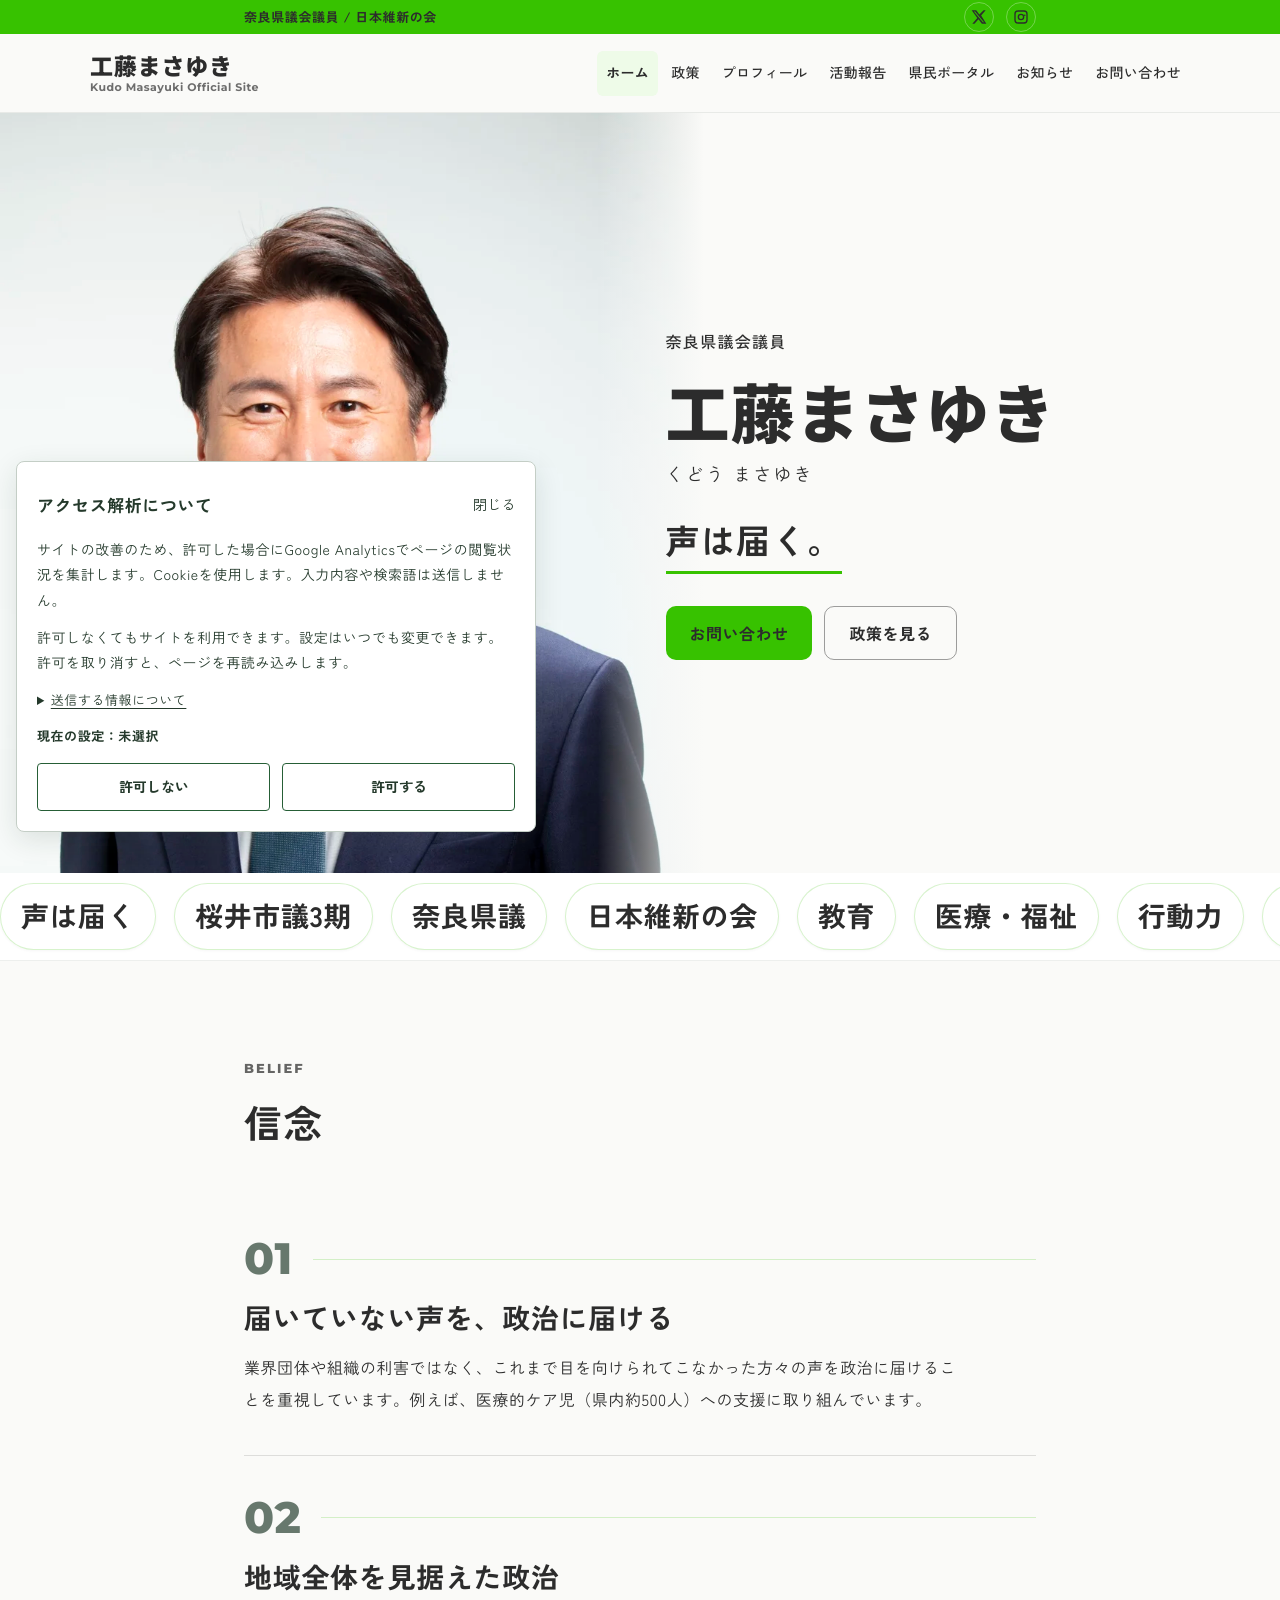
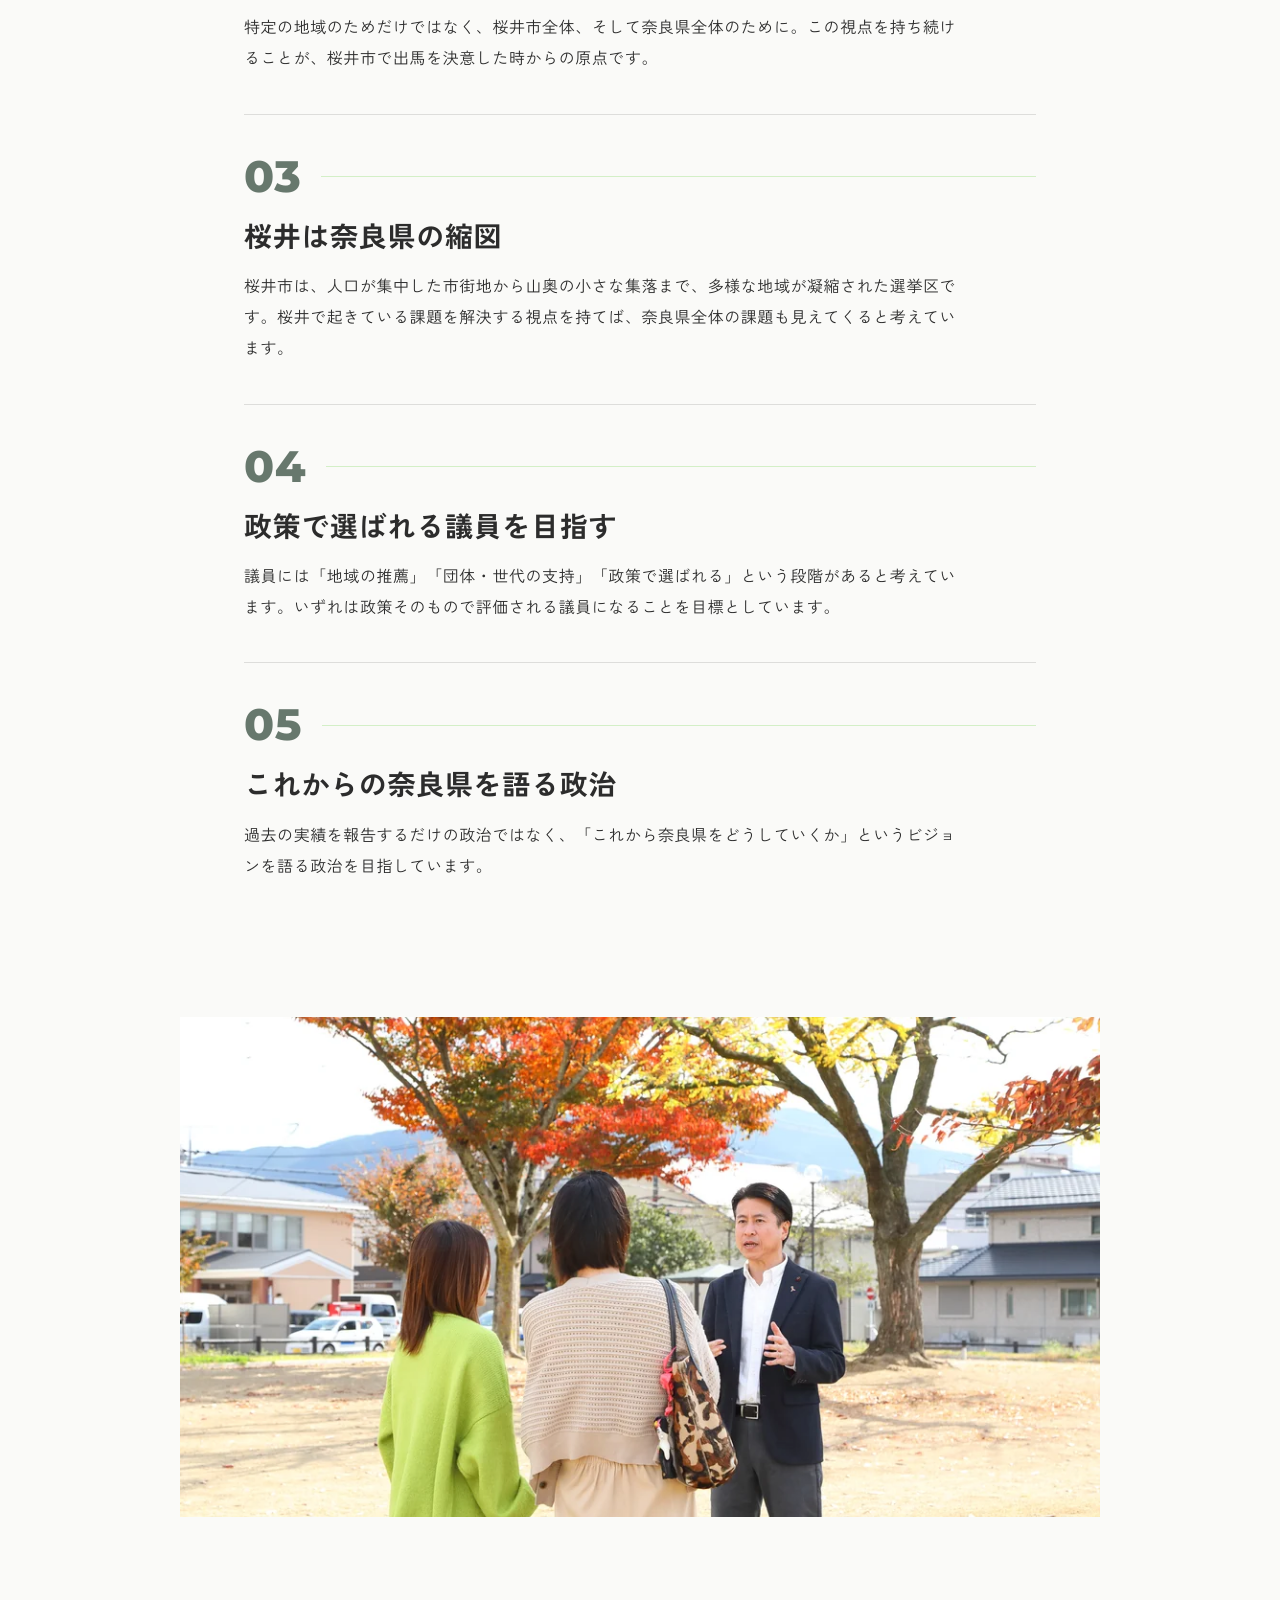
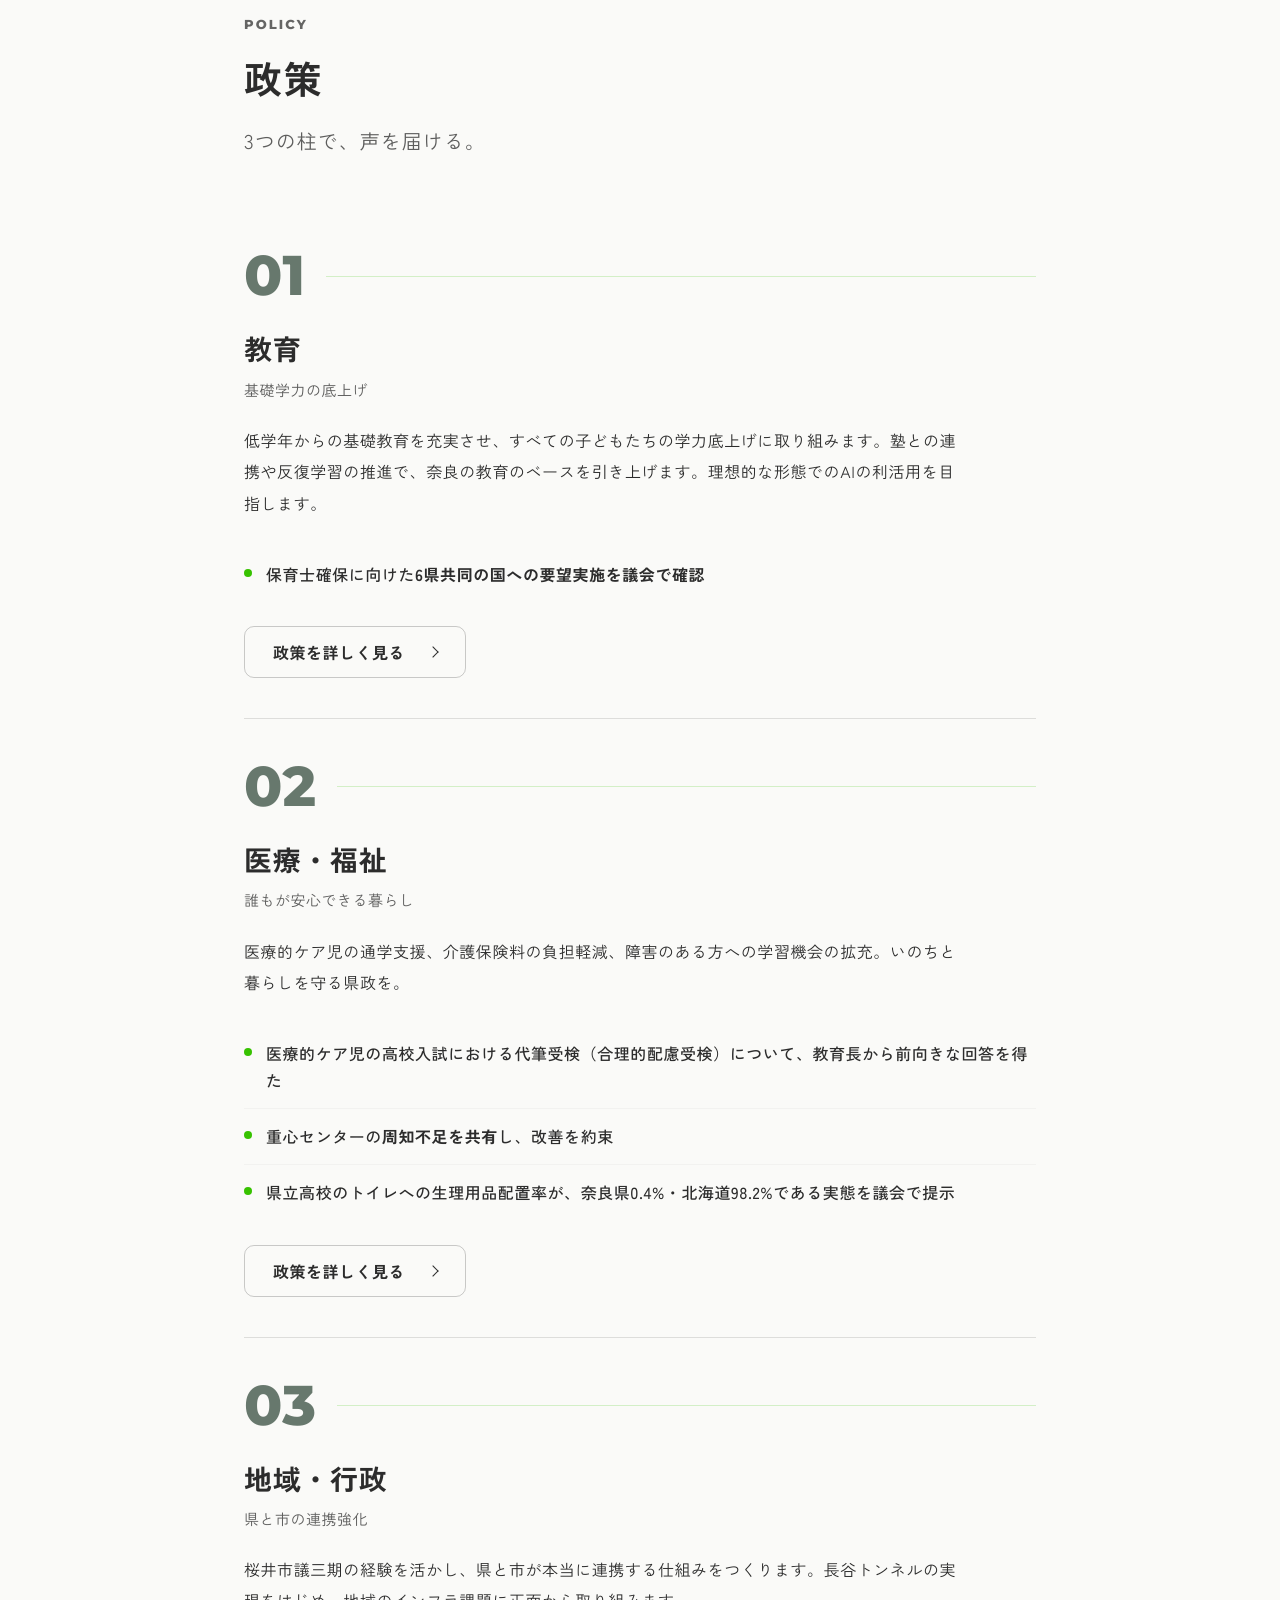
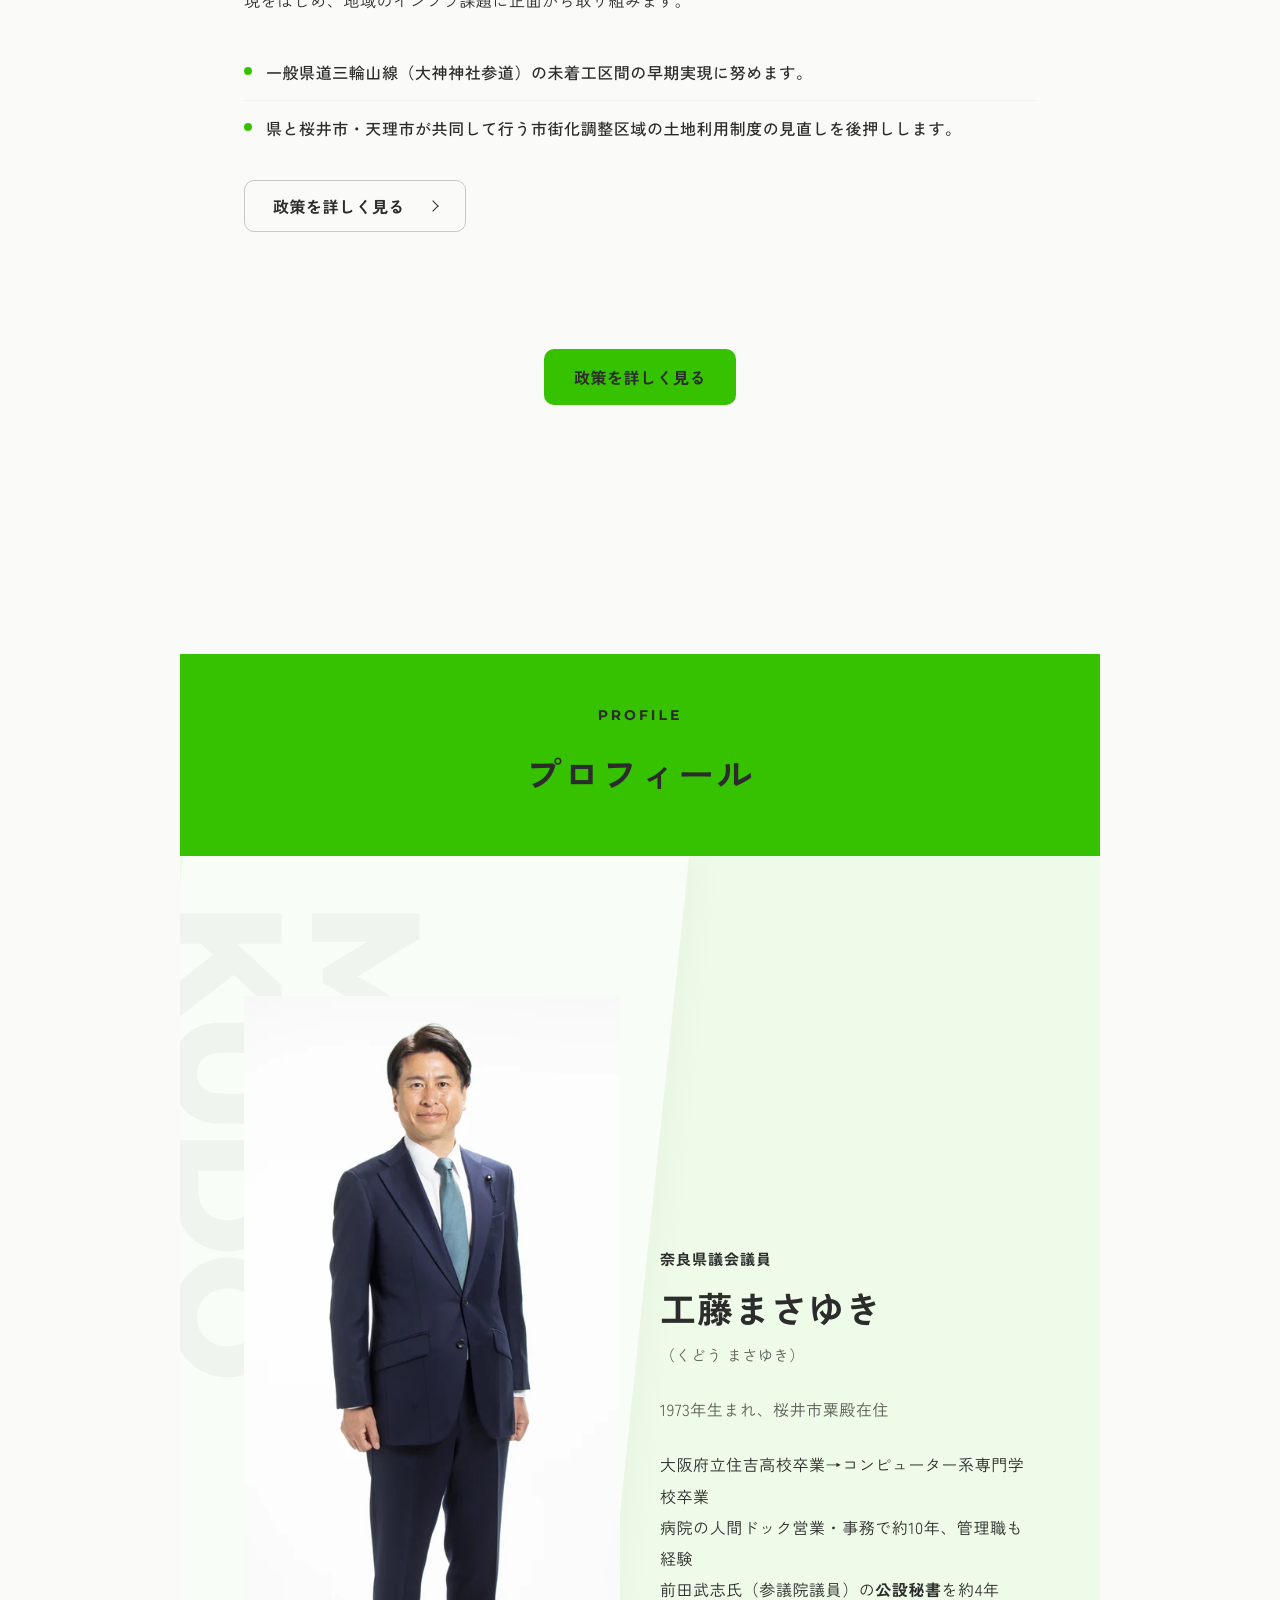
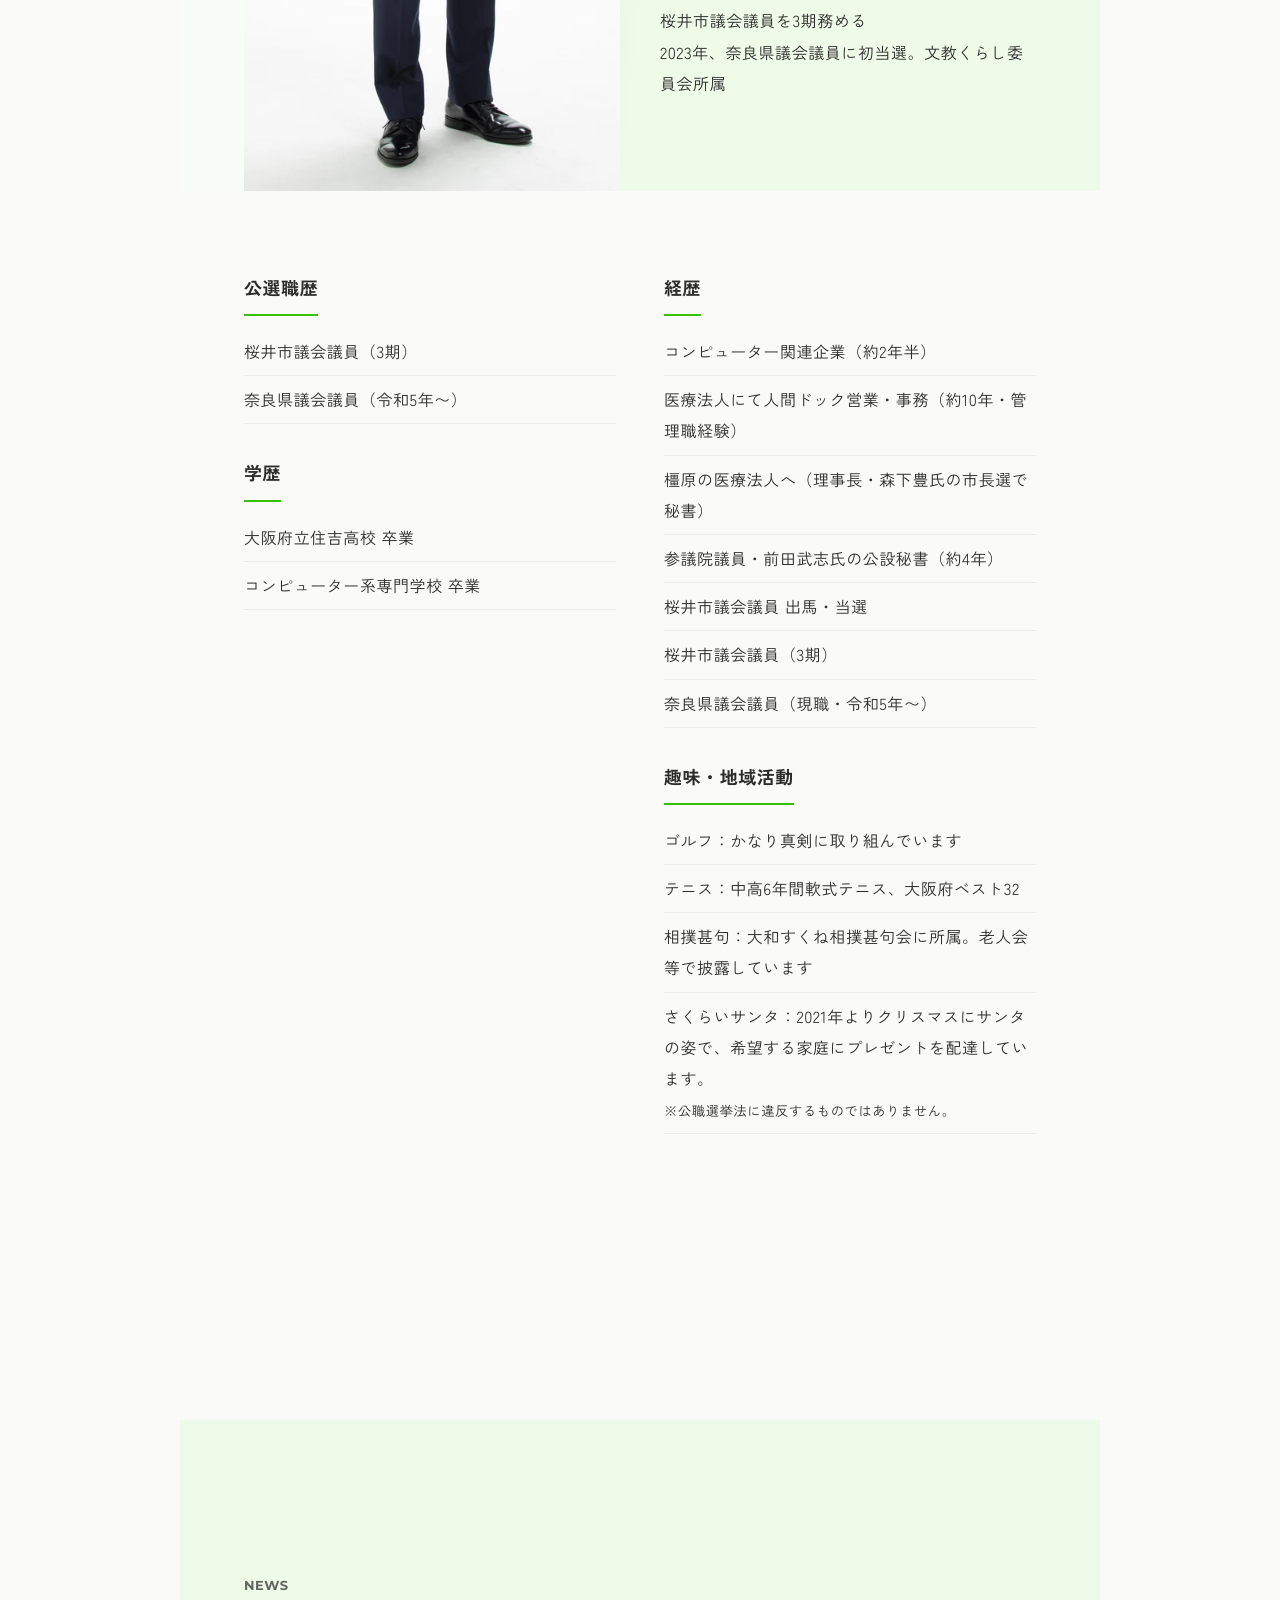
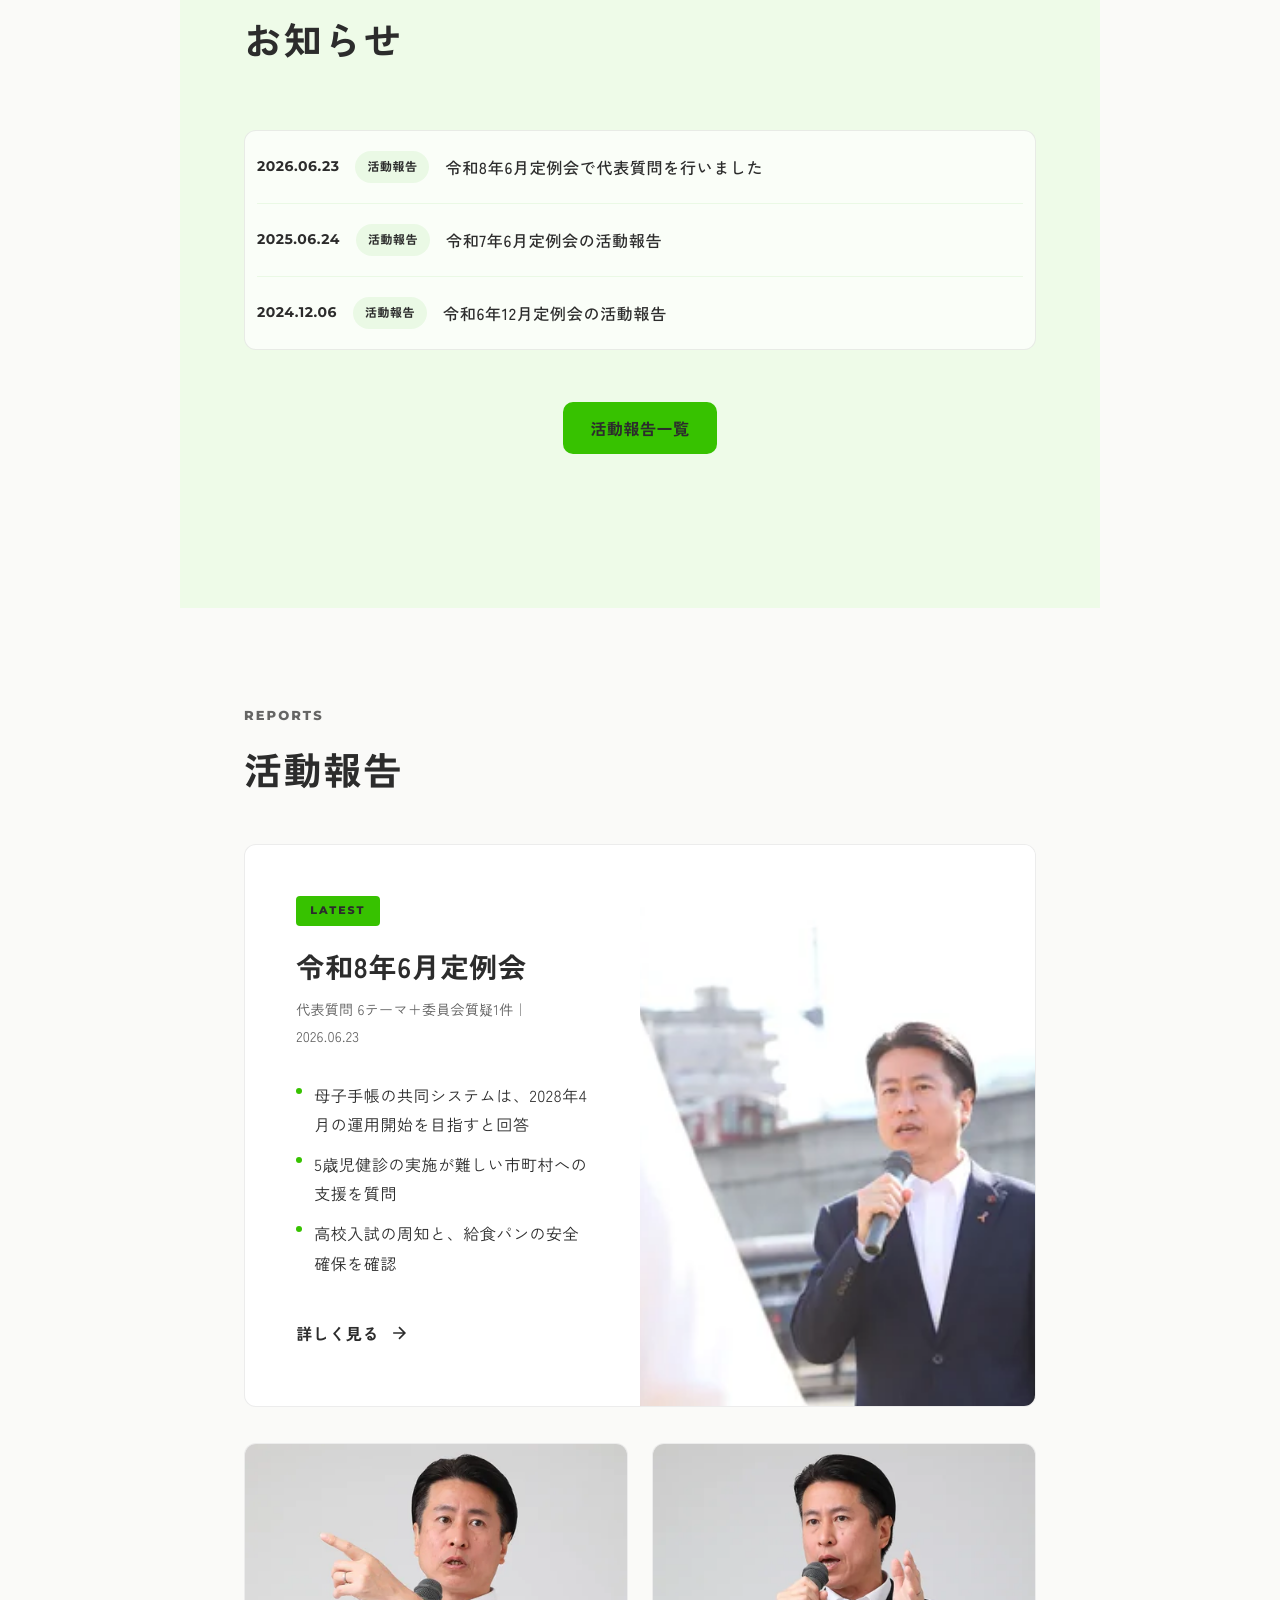
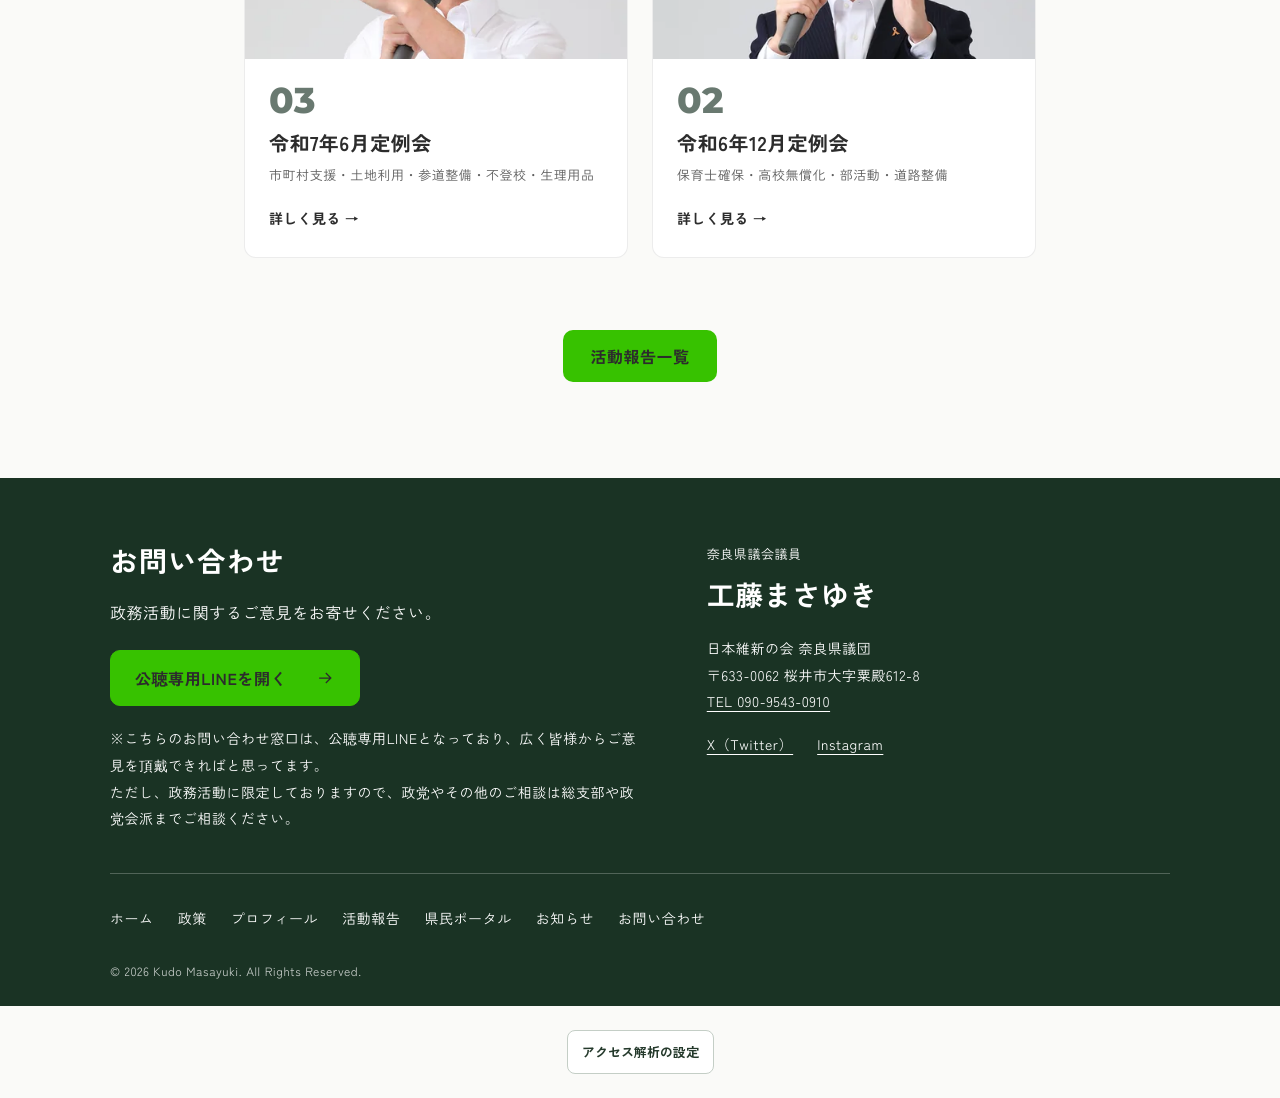
<file: index.html>
<!doctype html>
<html lang="ja">
  <head>
    <link rel="canonical" href="https://www.masayuki-kudou.com/"/>
    <meta name="google-site-verification" content="Ey_bkXym6k1Pppf1jE6Yulp1FvvXrItbQ1FnQEIPxMI" />
    <meta charset="utf-8" />
    <meta name="viewport" content="width=device-width, initial-scale=1" />
    <meta name="description" content="奈良県議会議員 工藤まさゆき（工藤 将之）公式サイト。声は届く。教育・医療福祉・地域行政を軸に活動しています。" />
    <title>工藤まさゆき｜奈良県議会議員（日本維新の会）</title>

    <meta property="og:type" content="website" />
    <meta property="og:title" content="工藤まさゆき｜奈良県議会議員（日本維新の会）" />
    <meta property="og:description" content="声は届く。桜井市議3期・奈良県議1期目。教育・医療福祉・地域行政を軸に活動しています。" />
    <meta property="og:locale" content="ja_JP" />





<style>
      :root {
        --color-primary: #37C200;

        --color-bg-white: #fafaf8;
        --color-bg-light: #EEFBE8;
        --color-bg-mid: #C8F0B8;

        --color-text: #2c2c2c;
        --color-text-muted: #888888;

        --color-btn-bg: #37C200;
        --color-btn-text: #ffffff;

        --color-footer-bg: #1a3324;
        --color-footer-text: #ffffff;

        --font-main: "Noto Sans JP", system-ui, -apple-system, "Segoe UI", sans-serif;
        --font-en: "Montserrat", system-ui, -apple-system, "Segoe UI", sans-serif;

        --name-jp-size: clamp(36px, 5vw, 52px);

        --content-max: 1100px;
        --pad-x: max(20px, 5vw);
        --section-pad: clamp(120px, 12vw, 160px);

        --ease-out: cubic-bezier(0.16, 1, 0.3, 1);
      }

      * {
        box-sizing: border-box;
      }

      html {
        scroll-behavior: smooth;
      }

      body {
        margin: 0;
        font-family: var(--font-main);
        color: var(--color-text);
        background: var(--color-bg-white);
        letter-spacing: 0.7px;
        line-height: 2.2;
        -webkit-font-smoothing: antialiased;
        text-rendering: geometricPrecision;
      }

      a {
        color: inherit;
        text-decoration: none;
      }

      .container {
        width: 100%;
        max-width: var(--content-max);
        margin: 0 auto;
        padding: 0 var(--pad-x);
      }

      .sr-only {
        position: absolute !important;
        width: 1px !important;
        height: 1px !important;
        padding: 0 !important;
        margin: -1px !important;
        overflow: hidden !important;
        clip: rect(0, 0, 0, 0) !important;
        white-space: nowrap !important;
        border: 0 !important;
      }

      .topbar {
        height: 34px;
        background: var(--color-primary);
        color: #fff;
        display: flex;
        align-items: center;
      }
      .topbar .container {
        display: flex;
        align-items: center;
        justify-content: space-between;
        gap: 12px;
      }
      .topbar__label {
        font-size: 13px;
        font-weight: 700;
        letter-spacing: 0.6px;
        white-space: nowrap;
        overflow: hidden;
        text-overflow: ellipsis;
      }
      .topbar__social {
        display: flex;
        align-items: center;
        gap: 12px;
      }
      .icon-btn {
        width: 30px;
        height: 30px;
        border-radius: 999px;
        display: inline-flex;
        align-items: center;
        justify-content: center;
        border: 1px solid rgba(255, 255, 255, 0.3);
        transition: transform 0.6s var(--ease-out), opacity 0.6s var(--ease-out);
      }
      .icon-btn:hover {
        opacity: 0.85;
        transform: translateY(-2px);
      }
      .icon-btn svg {
        width: 16px;
        height: 16px;
        fill: #fff;
      }

      .header {
        position: sticky;
        top: 0;
        z-index: 50;
        background: rgba(250, 250, 248, 0.92);
        backdrop-filter: blur(10px);
        border-bottom: 1px solid rgba(26, 51, 36, 0.08);
      }
      .header .container {
        display: grid;
        grid-template-columns: 1fr auto;
        align-items: center;
        gap: 18px;
        padding-top: 14px;
        padding-bottom: 14px;
      }

      /* 左右サイドバー分だけ内側に寄せる（PC/タブレット） */
      @media (min-width: 1200px) {
        .topbar .container,
        .header .container {
          max-width: none;
          padding-left: calc(var(--pad-x) + 180px);
          padding-right: calc(var(--pad-x) + 180px);
        }
      }

      .brand {
        display: flex;
        flex-direction: column;
        line-height: 1.1;
        min-width: 0;
      }
      .brand__jp {
        font-weight: 900;
        font-size: 24px;
        letter-spacing: 1.2px;
        white-space: nowrap;
      }
      .brand__en {
        font-family: var(--font-en);
        font-weight: 700;
        font-size: 12px;
        letter-spacing: 0.8px;
        opacity: 0.68;
        margin-top: 2px;
        white-space: nowrap;
      }

      .nav {
        display: flex;
        align-items: center;
        gap: 18px;
      }
      .nav a {
        font-size: 15px;
        font-weight: 500;
        letter-spacing: 0.5px;
        padding: 10px 8px;
        border-radius: 10px;
        transition: background 0.6s var(--ease-out), transform 0.6s var(--ease-out);
      }
      .nav a:hover {
        background: rgba(55, 194, 0, 0.1);
        transform: translateY(-1px);
      }

      .line-link {
        display: inline-flex;
        align-items: center;
        gap: 10px;
        border: 1px solid rgba(26, 51, 36, 0.12);
        padding: 10px 14px;
        border-radius: 999px;
        transition: transform 0.6s var(--ease-out), background 0.6s var(--ease-out);
      }
      .line-link:hover {
        transform: translateY(-2px);
        background: rgba(55, 194, 0, 0.08);
      }
      .line-link svg {
        width: 18px;
        height: 18px;
        fill: var(--color-primary);
      }
      .line-link span {
        font-family: var(--font-en);
        font-weight: 800;
        letter-spacing: 0.7px;
        font-size: 13px;
      }

      .menu-btn {
        display: none;
        width: 44px;
        height: 44px;
        border-radius: 12px;
        border: 1px solid rgba(26, 51, 36, 0.12);
        background: transparent;
        cursor: pointer;
        transition: transform 0.6s var(--ease-out), background 0.6s var(--ease-out);
      }
      .menu-btn:hover {
        transform: translateY(-2px);
        background: rgba(55, 194, 0, 0.08);
      }
      .menu-btn span {
        display: block;
        width: 18px;
        height: 2px;
        margin: 4px auto;
        background: rgba(26, 51, 36, 0.65);
        border-radius: 2px;
      }

      .mobile-panel {
        display: none;
        border-top: 1px solid rgba(26, 51, 36, 0.08);
        background: var(--color-bg-white);
      }
      .mobile-panel .container {
        padding-top: 10px;
        padding-bottom: 14px;
        display: grid;
        gap: 6px;
      }
      .mobile-panel a {
        padding: 12px 10px;
        border-radius: 12px;
        font-weight: 500;
        transition: background 0.6s var(--ease-out), transform 0.6s var(--ease-out);
      }
      .mobile-panel a:hover {
        background: rgba(55, 194, 0, 0.1);
        transform: translateY(-1px);
      }

      .hero {
        min-height: max(600px, 100vh);
        position: relative;
        z-index: 6;
        overflow: hidden;
        background: #0f2f1e;
      }
      .hero__picture {
        position: absolute;
        inset: 0;
        margin: 0;
        z-index: 0;
      }
      .hero__img {
        width: 100%;
        height: 100%;
        object-fit: cover;
        display: block;
        vertical-align: bottom;
      }
      .hero .container {
        position: relative;
        z-index: 1;
        display: flex;
        flex-direction: column;
        align-items: flex-end;
        justify-content: center;
        text-align: right;
        min-height: 100vh;
        padding: 80px var(--pad-x);
      }
      .hero__meta {
        color: rgba(255, 255, 255, 0.92);
        font-size: clamp(16px, 1.6vw, 18px);
        letter-spacing: 1.0px;
        font-weight: 500;
        margin: 0 0 16px;
      }
      .hero__name {
        margin: 0;
        color: #fff;
        font-size: clamp(56px, 6.8vw, 98px);
        font-weight: 900;
        letter-spacing: 5px;
        line-height: 1;
      }
      .hero__kana {
        margin-top: 14px;
        color: rgba(255, 255, 255, 0.9);
        font-size: clamp(22px, 2.2vw, 30px);
        font-weight: 400;
        letter-spacing: 1.5px;
        line-height: 1;
      }
      .hero__slogan {
        display: inline-block;
        margin: 16px 0 0;
        font-size: clamp(28px, 4vw, 44px);
        font-weight: 900;
        color: #FFFFFF;
        transform: rotate(-5deg);
        letter-spacing: 2px;
        text-shadow: 0 2px 12px rgba(0, 0, 0, 0.3);
        border-bottom: 3px solid rgba(255, 255, 255, 0.6);
        padding-bottom: 4px;
        line-height: 1.2;
      }
      .hero__cta {
        margin-top: 30px;
        display: flex;
        gap: 14px;
        flex-wrap: wrap;
        justify-content: flex-end;
      }

      .btn-primary {
        display: inline-flex;
        align-items: center;
        justify-content: center;
        gap: 8px;
        background: var(--color-primary);
        color: #FFFFFF;
        border: none;
        border-radius: 60px;
        padding: 18px 48px;
        font-size: 16px;
        font-weight: 700;
        letter-spacing: 0.5px;
        cursor: pointer;
        position: relative;
        overflow: hidden;
        min-height: 56px;
        box-shadow:
          0 2px 4px rgba(55, 194, 0, 0.3),
          0 8px 24px rgba(55, 194, 0, 0.15);
        transition:
          transform 0.4s cubic-bezier(0.34, 1.56, 0.64, 1),
          box-shadow 0.4s cubic-bezier(0.16, 1, 0.3, 1);
      }
      .btn-primary:hover {
        transform: translateY(-3px) scale(1.02);
        box-shadow:
          0 4px 8px rgba(55, 194, 0, 0.35),
          0 16px 40px rgba(55, 194, 0, 0.2);
      }
      .btn-primary:active {
        transform: translateY(1px) scale(0.98);
        box-shadow:
          0 1px 2px rgba(55, 194, 0, 0.3),
          0 2px 8px rgba(55, 194, 0, 0.1);
        transition-duration: 0.1s;
      }
      .btn-primary::before {
        content: '';
        position: absolute;
        top: 0;
        left: 0;
        right: 0;
        height: 50%;
        background: linear-gradient(180deg, rgba(255,255,255,0.15), transparent);
        border-radius: 60px 60px 0 0;
        pointer-events: none;
      }

      .btn-ghost {
        display: inline-flex;
        align-items: center;
        justify-content: center;
        gap: 8px;
        background: rgba(255, 255, 255, 0.06);
        color: #FFFFFF;
        border: 1.5px solid rgba(255, 255, 255, 0.25);
        border-radius: 60px;
        padding: 18px 48px;
        font-size: 16px;
        font-weight: 700;
        letter-spacing: 0.5px;
        cursor: pointer;
        backdrop-filter: blur(8px);
        -webkit-backdrop-filter: blur(8px);
        min-height: 56px;
        transition:
          background 0.4s ease,
          border-color 0.4s ease,
          transform 0.4s cubic-bezier(0.34, 1.56, 0.64, 1);
      }
      .btn-ghost:hover {
        background: rgba(255, 255, 255, 0.12);
        border-color: rgba(255, 255, 255, 0.4);
        transform: translateY(-2px);
      }
      .btn-ghost:active {
        transform: translateY(1px);
        transition-duration: 0.1s;
      }

      .ticker {
        background: #ffffff;
        border-bottom: 1px solid rgba(26, 51, 36, 0.08);
      }
      .ticker__wrap {
        position: relative;
        overflow: hidden;
        padding: 10px 0;
      }
      .ticker__track {
        display: flex;
        gap: 18px;
        width: max-content;
        will-change: transform;
        animation: ticker-scroll 22s linear infinite;
      }
      .pill {
        background: #FFFFFF;
        color: var(--color-primary);
        border: 1.5px solid rgba(55, 194, 0, 0.2);
        border-radius: 50px;
        padding: 5px 20px;
        font-size: clamp(22px, 2.5vw, 28px);
        font-weight: 700;
        white-space: nowrap;
        box-shadow:
          0 1px 3px rgba(0, 0, 0, 0.04),
          inset 0 1px 0 rgba(255, 255, 255, 0.9);
      }
      @keyframes ticker-scroll {
        from {
          transform: translateX(0);
        }
        to {
          transform: translateX(var(--ticker-distance, -50%));
        }
      }

      section {
        padding: var(--section-pad) 0;
      }

      .section-head {
        display: grid;
        gap: 12px;
        margin-bottom: clamp(48px, 5vw, 64px);
      }
      .section-title {
        margin: 0;
        font-size: clamp(36px, 4.6vw, 50px);
        font-weight: 700;
        letter-spacing: 2px;
        line-height: 1.7;
      }
      .section-subtitle {
        margin: 0;
        color: var(--color-text-muted);
        font-family: var(--font-en);
        font-weight: 700;
        letter-spacing: 0.6px;
        font-size: 13px;
      }

      /* ===== 信念セクション ===== */
      .belief {
        padding: clamp(100px, 12vw, 160px) 0;
        background: var(--color-bg-white);
      }

      .opening {
        position: fixed;
        inset: 0;
        z-index: 9999;
        background: #0a0a0a;
        display: flex;
        align-items: center;
        justify-content: center;
        transition: opacity 0.6s ease;
      }

      .opening[hidden] { display: none !important; }

      .opening.is-done {
        opacity: 0;
        pointer-events: none;
      }

      .opening__content {
        text-align: center;
        color: #FFFFFF;
      }

      .opening__line {
        opacity: 0;
        transform: translateY(20px);
        margin: 0;
      }

      .opening__line--main {
        font-size: clamp(36px, 6vw, 64px);
        font-weight: 900;
        letter-spacing: 4px;
      }

      .opening__line--sub {
        font-size: clamp(16px, 2.5vw, 24px);
        font-weight: 500;
        letter-spacing: 2px;
        margin-top: 16px;
        color: rgba(255, 255, 255, 0.7);
      }

      .opening__skip {
        position: absolute;
        bottom: 40px;
        right: 40px;
        background: none;
        border: 1px solid rgba(255, 255, 255, 0.3);
        color: rgba(255, 255, 255, 0.6);
        font-family: var(--font-en);
        font-size: 13px;
        font-weight: 700;
        letter-spacing: 2px;
        padding: 10px 24px;
        border-radius: 60px;
        cursor: pointer;
        transition: color 0.3s ease, border-color 0.3s ease;
      }

      .opening__skip:hover {
        color: #FFFFFF;
        border-color: rgba(255, 255, 255, 0.6);
      }

      .blf-head {
        margin-bottom: clamp(48px, 6vw, 72px);
      }

      .blf-head__en {
        font-family: var(--font-en);
        font-size: 13px;
        font-weight: 800;
        letter-spacing: 3px;
        color: var(--color-text-muted);
        text-transform: uppercase;
        margin: 0 0 12px;
      }

      .blf-head__title {
        font-size: clamp(36px, 5vw, 56px);
        font-weight: 900;
        letter-spacing: 2px;
        margin: 0;
      }

      .blf-list {
        display: flex;
        flex-direction: column;
      }

      .blf-item {
        padding: clamp(36px, 5vw, 56px) 0;
        border-bottom: 1px solid rgba(0, 0, 0, 0.06);
      }

      .blf-item:last-child {
        border-bottom: none;
      }

      .blf-item__top {
        display: flex;
        align-items: center;
        gap: 20px;
        margin-bottom: 16px;
      }

      .blf-item__no {
        font-family: var(--font-en);
        font-size: clamp(40px, 5vw, 56px);
        font-weight: 800;
        color: var(--color-primary);
        line-height: 1;
        opacity: 0.18;
        flex-shrink: 0;
      }

      .blf-item__line {
        height: 1px;
        flex: 1;
        background: var(--color-primary);
        opacity: 0.2;
      }

      .blf-item__title {
        font-size: clamp(20px, 2.5vw, 26px);
        font-weight: 900;
        margin: 0 0 12px;
        letter-spacing: 0.5px;
        line-height: 1.5;
      }

      .blf-item__body {
        font-size: 15px;
        line-height: 2.2;
        color: var(--color-text);
        max-width: 720px;
        margin: 0;
      }

      .photo-break {
        width: 100%;
        height: clamp(300px, 40vw, 500px);
        overflow: hidden;
      }

      .photo-break img {
        width: 100%;
        height: 100%;
        object-fit: cover;
        object-position: center 30%;
      }

      /* 政策セクション v3「成果事実が主役」型 */
      .policy-v3 {
        padding: clamp(100px, 12vw, 160px) 0;
      }

      .pv3-head {
        margin-bottom: clamp(60px, 8vw, 100px);
      }

      .pv3-head__en {
        font-family: var(--font-en);
        font-size: 13px;
        font-weight: 800;
        letter-spacing: 3px;
        color: var(--color-text-muted);
        text-transform: uppercase;
        margin: 0 0 12px;
      }

      .pv3-head__title {
        font-size: clamp(36px, 5vw, 56px);
        font-weight: 900;
        letter-spacing: 2px;
        margin: 0 0 16px;
      }

      .pv3-head__sub {
        font-size: clamp(16px, 2vw, 20px);
        color: var(--color-text-muted);
        margin: 0;
        letter-spacing: 1px;
      }

      .pv3-item {
        padding: clamp(48px, 6vw, 72px) 0;
        border-bottom: 1px solid rgba(0, 0, 0, 0.06);
      }

      .pv3-item:last-of-type {
        border-bottom: none;
      }

      .pv3-item__top {
        display: flex;
        align-items: center;
        gap: 20px;
        margin-bottom: 24px;
      }

      .pv3-item__no {
        font-family: var(--font-en);
        font-size: clamp(48px, 6vw, 72px);
        font-weight: 800;
        color: var(--color-primary);
        line-height: 1;
        opacity: 0.18;
        flex-shrink: 0;
      }

      .pv3-item__line {
        height: 1px;
        flex: 1;
        background: var(--color-primary);
        opacity: 0.2;
      }

      .pv3-item__title {
        font-size: clamp(24px, 3vw, 32px);
        font-weight: 900;
        margin: 0 0 4px;
        letter-spacing: 1px;
      }

      .pv3-item__subtitle {
        font-size: 15px;
        color: var(--color-text-muted);
        margin: 0 0 20px;
        letter-spacing: 0.5px;
      }

      .pv3-item__body {
        font-size: 15px;
        line-height: 2.0;
        margin: 0 0 28px;
        max-width: 720px;
      }

      .pv3-item__facts {
        display: flex;
        flex-direction: column;
        gap: 0;
        margin-bottom: 24px;
      }

      .pv3-fact {
        display: flex;
        align-items: flex-start;
        gap: 14px;
        padding: 14px 0;
        border-bottom: 1px solid rgba(0, 0, 0, 0.03);
      }

      .pv3-fact:last-child {
        border-bottom: none;
      }

      .pv3-fact__marker {
        width: 8px;
        height: 8px;
        background: var(--color-primary);
        border-radius: 50%;
        margin-top: 8px;
        flex-shrink: 0;
      }

      .pv3-fact p {
        margin: 0;
        font-size: 16px;
        line-height: 1.7;
        font-weight: 500;
      }

      .pv3-fact strong {
        color: var(--color-primary);
        font-weight: 900;
      }

      .pv3-item__link {
        display: inline-flex;
        align-items: center;
        justify-content: center;
        font-size: 16px;
        font-weight: 700;
        color: var(--color-primary);
        letter-spacing: 0.6px;
        min-height: 44px;
        padding: 10px 18px;
        border-radius: 999px;
        border: 1.5px solid rgba(55, 194, 0, 0.28);
        background: rgba(55, 194, 0, 0.06);
        transition: transform 0.3s var(--ease-out), border-color 0.3s ease, background 0.3s ease;
      }

      .pv3-item__link:hover {
        transform: translateY(-1px);
        border-color: rgba(55, 194, 0, 0.42);
        background: rgba(55, 194, 0, 0.09);
      }

      .policy-v3 .pv3-cta .btn-primary {
        font-size: 16px;
        padding: 16px 30px;
        min-height: 52px;
      }

      .pv3-cta {
        text-align: center;
        padding-top: clamp(48px, 6vw, 80px);
      }

      @media (max-width: 767px) {
        .pv3-item__no {
          font-size: 40px;
        }
        .pv3-item__link {
          width: 100%;
          justify-content: center;
          padding: 12px 18px;
        }
        .policy-v3 .pv3-cta .btn-primary {
          width: 100%;
        }
      }

      .grid-3 {
        display: grid;
        grid-template-columns: repeat(3, minmax(0, 1fr));
        gap: clamp(24px, 3vw, 32px);
      }

      .card {
        background: #FFFFFF;
        border-radius: 16px;
        border: 1px solid rgba(55, 194, 0, 0.08);
        padding: 36px 32px;
        position: relative;
        overflow: hidden;
        box-shadow:
          0 1px 2px rgba(0, 0, 0, 0.04),
          0 4px 12px rgba(0, 0, 0, 0.04),
          0 12px 32px rgba(0, 0, 0, 0.03);
        transition:
          transform 0.5s cubic-bezier(0.34, 1.56, 0.64, 1),
          box-shadow 0.5s cubic-bezier(0.16, 1, 0.3, 1),
          border-color 0.4s ease;
      }
      .card:hover {
        transform: translateY(-6px);
        border-color: rgba(55, 194, 0, 0.15);
        box-shadow:
          0 2px 4px rgba(0, 0, 0, 0.04),
          0 8px 24px rgba(0, 0, 0, 0.06),
          0 24px 48px rgba(0, 0, 0, 0.04);
      }
      .card::before {
        content: '';
        position: absolute;
        top: 0;
        left: 0;
        right: 0;
        height: 3px;
        background: linear-gradient(90deg, var(--color-primary), var(--color-bg-mid));
        opacity: 0;
        transition: opacity 0.4s ease;
      }
      .card:hover::before {
        opacity: 1;
      }
      .section-cta {
        margin-top: clamp(34px, 5vw, 52px);
        display: flex;
        justify-content: center;
      }

      .profile-header {
        background: var(--color-primary);
        color: #FFFFFF;
        text-align: center;
        padding: 48px 20px;
      }

      .profile-header__label {
        font-family: var(--font-en);
        font-size: 14px;
        font-weight: 700;
        letter-spacing: 3px;
        margin: 0 0 8px;
        opacity: 0.8;
      }

      .profile-header__title {
        font-size: clamp(28px, 4vw, 40px);
        font-weight: 900;
        margin: 0;
        letter-spacing: 4px;
      }

      .profile-main {
        position: relative;
        overflow: hidden;
        padding: 140px 0 0;
        background: var(--color-bg-light);
      }

      /* ★ 斜めに切れた白い面（宮下サイト風の背景処理） */
      .profile-main::before {
        content: '';
        position: absolute;
        top: 0;
        left: -5%;
        width: 55%;
        height: 100%;
        background: #FFFFFF;
        transform: skewX(-6deg);
        z-index: 0;
        box-shadow: 8px 0 32px rgba(0, 0, 0, 0.04);
      }

      .profile-bg-text {
        position: absolute;
        left: -20px;
        top: 50%;
        transform: translateY(-50%);
        font-family: var(--font-en);
        font-size: clamp(80px, 12vw, 160px);
        font-weight: 900;
        color: var(--color-text);
        opacity: 0.04;
        line-height: 0.9;
        letter-spacing: -4px;
        writing-mode: vertical-lr;
        white-space: nowrap;
        pointer-events: none;
        user-select: none;
        z-index: 1;
      }

      .profile-main__inner {
        display: grid;
        grid-template-columns: 1fr 1fr;
        gap: 40px;
        align-items: end;
        position: relative;
        z-index: 1;
      }

      .profile-photo {
        display: flex;
        align-items: flex-end;
        justify-content: center;
      }

      .profile-photo img {
        width: 100%;
        max-width: 380px;
        height: auto;
        object-fit: contain;
        display: block;
      }

      .profile-info {
        padding: 40px 0 60px;
      }

      .profile-info__position {
        font-size: 15px;
        font-weight: 700;
        color: var(--color-primary);
        margin: 0 0 8px;
        letter-spacing: 1px;
      }

      .profile-info__name {
        font-size: var(--name-jp-size);
        font-weight: 900;
        margin: 0;
        letter-spacing: 3px;
        line-height: 1.2;
      }

      .profile-info__kana {
        font-size: 18px;
        color: var(--color-text-muted);
        margin: 8px 0 0;
      }

      .profile-info__meta {
        margin: 24px 0;
        font-size: 15px;
        line-height: 2.0;
        color: var(--color-text-muted);
      }

      .profile-info__meta p {
        margin: 0;
      }

      .profile-info__highlights {
        margin: 0 0 32px;
        font-size: 16px;
        line-height: 2.2;
      }

      .profile-info__highlights p {
        margin: 0;
      }

      .profile-info__highlights strong {
        color: var(--color-primary);
        font-weight: 900;
      }

      .profile-career {
        padding: 80px var(--pad-x) 100px;
      }

      .profile-career__grid {
        display: grid;
        grid-template-columns: 1fr 1fr;
        gap: 48px;
      }

      .profile-career__heading {
        font-size: 18px;
        font-weight: 900;
        margin: 0 0 12px;
        padding-bottom: 8px;
        border-bottom: 2px solid var(--color-primary);
        display: inline-block;
      }

      .profile-career__list {
        list-style: none;
        padding: 0;
        margin: 0 0 32px;
      }

      .profile-career__list li {
        padding: 8px 0;
        font-size: 15px;
        line-height: 1.8;
        border-bottom: 1px solid rgba(0, 0, 0, 0.06);
      }

      .news {
        background: var(--color-bg-light);
      }
      .news-list {
        background: rgba(255, 255, 255, 0.7);
        border: 1px solid rgba(26, 51, 36, 0.08);
        border-radius: 18px;
        overflow: hidden;
        padding: 0 12px;
      }
      .news-item {
        display: grid;
        grid-template-columns: auto auto 1fr;
        gap: 16px;
        align-items: center;
        padding: 20px 0;
        border-bottom: 1px solid rgba(55, 194, 0, 0.08);
        transition: background 0.3s ease;
      }
      .news-item:last-child {
        border-bottom: none;
      }
      .news-item:hover {
        background: rgba(55, 194, 0, 0.03);
        border-radius: 8px;
        margin: 0 -12px;
        padding: 20px 12px;
      }
      .news-date {
        font-family: var(--font-en);
        font-weight: 700;
        font-size: 14px;
        color: var(--color-text-muted);
        letter-spacing: 0.5px;
      }
      .news-cat {
        font-size: 12px;
        font-weight: 700;
        color: var(--color-primary);
        background: rgba(55, 194, 0, 0.08);
        padding: 4px 12px;
        border-radius: 20px;
        letter-spacing: 0.5px;
      }
      .news-title {
        font-weight: 500;
        letter-spacing: 0.7px;
        line-height: 2.0;
      }

      /* 活動報告セクション v3「1フィーチャー＋2サブ」型 */
      .reports-v3 {
        padding: clamp(100px, 12vw, 160px) 0;
        background: var(--color-bg-white);
      }

      .rv3-head {
        margin-bottom: clamp(48px, 6vw, 72px);
      }

      .rv3-head__en {
        font-family: var(--font-en);
        font-size: 13px;
        font-weight: 800;
        letter-spacing: 3px;
        color: var(--color-text-muted);
        text-transform: uppercase;
        margin: 0 0 12px;
      }

      .rv3-head__title {
        font-size: clamp(36px, 5vw, 56px);
        font-weight: 900;
        letter-spacing: 2px;
        margin: 0;
      }

      .rv3-feature {
        display: grid;
        grid-template-columns: 1fr 1fr;
        min-height: 420px;
        border-radius: 20px;
        overflow: hidden;
        background: #FFFFFF;
        box-shadow:
          0 1px 2px rgba(0, 0, 0, 0.04),
          0 4px 16px rgba(0, 0, 0, 0.04),
          0 16px 48px rgba(0, 0, 0, 0.03);
        margin-bottom: clamp(24px, 3vw, 36px);
        transition: box-shadow 0.5s cubic-bezier(0.16, 1, 0.3, 1);
      }

      .rv3-feature:hover {
        box-shadow:
          0 2px 4px rgba(0, 0, 0, 0.04),
          0 8px 24px rgba(0, 0, 0, 0.06),
          0 32px 64px rgba(0, 0, 0, 0.05);
      }

      .rv3-feature__body {
        display: flex;
        flex-direction: column;
        justify-content: center;
        padding: clamp(32px, 4vw, 56px);
      }

      .rv3-feature__badge {
        display: inline-block;
        width: fit-content;
        font-family: var(--font-en);
        font-size: 11px;
        font-weight: 800;
        letter-spacing: 2px;
        color: #fff;
        background: var(--color-primary);
        padding: 4px 14px;
        border-radius: 4px;
        margin-bottom: 20px;
      }

      .rv3-feature__title {
        font-size: clamp(24px, 3vw, 32px);
        font-weight: 900;
        margin: 0 0 8px;
        letter-spacing: 1px;
        line-height: 1.4;
      }

      .rv3-feature__meta {
        font-size: 14px;
        color: var(--color-text-muted);
        margin: 0 0 24px;
        letter-spacing: 0.3px;
      }

      .rv3-feature__highlights {
        list-style: none;
        padding: 0;
        margin: 0 0 28px;
      }

      .rv3-feature__highlights li {
        font-size: 15px;
        line-height: 1.8;
        padding: 5px 0 5px 18px;
        position: relative;
      }

      .rv3-feature__highlights li::before {
        content: '';
        position: absolute;
        left: 0;
        top: 12px;
        width: 6px;
        height: 6px;
        background: var(--color-primary);
        border-radius: 50%;
      }

      .rv3-feature__highlights strong {
        color: var(--color-primary);
        font-weight: 800;
      }

      .rv3-feature__link {
        display: inline-flex;
        align-items: center;
        gap: 10px;
        font-size: 16px;
        font-weight: 700;
        color: var(--color-primary);
        transition: gap 0.3s ease;
      }

      .rv3-feature__link:hover {
        gap: 16px;
      }

      .rv3-feature__link svg {
        transition: transform 0.3s cubic-bezier(0.16, 1, 0.3, 1);
      }

      .rv3-feature__link:hover svg {
        transform: translateX(4px);
      }

      .rv3-feature__photo {
        position: relative;
        overflow: hidden;
      }

      .rv3-feature__photo img {
        width: 100%;
        height: 100%;
        object-fit: cover;
        transition: transform 0.8s cubic-bezier(0.16, 1, 0.3, 1);
      }

      .rv3-feature:hover .rv3-feature__photo img {
        transform: scale(1.04);
      }

      .rv3-subs {
        display: grid;
        grid-template-columns: 1fr 1fr;
        gap: clamp(16px, 2vw, 24px);
        margin-bottom: clamp(48px, 6vw, 72px);
      }

      .rv3-sub {
        border-radius: 16px;
        overflow: hidden;
        background: #FFFFFF;
        box-shadow:
          0 1px 2px rgba(0, 0, 0, 0.04),
          0 4px 12px rgba(0, 0, 0, 0.04);
        transition:
          transform 0.5s cubic-bezier(0.34, 1.56, 0.64, 1),
          box-shadow 0.4s ease;
      }

      .rv3-sub:hover {
        transform: translateY(-6px);
        box-shadow:
          0 2px 4px rgba(0, 0, 0, 0.04),
          0 8px 24px rgba(0, 0, 0, 0.06),
          0 24px 48px rgba(0, 0, 0, 0.04);
      }

      .rv3-sub__inner {
        display: block;
        color: inherit;
      }

      .rv3-sub__photo {
        aspect-ratio: 16 / 9;
        overflow: hidden;
      }

      .rv3-sub__photo img {
        width: 100%;
        height: 100%;
        object-fit: cover;
        transition: transform 0.6s cubic-bezier(0.16, 1, 0.3, 1);
      }

      .rv3-sub:hover .rv3-sub__photo img {
        transform: scale(1.05);
      }

      .rv3-sub__body {
        padding: 24px;
      }

      .rv3-sub__no {
        font-family: var(--font-en);
        font-size: 36px;
        font-weight: 800;
        color: var(--color-primary);
        opacity: 0.18;
        line-height: 1;
        display: block;
        margin-bottom: 8px;
      }

      .rv3-sub__title {
        font-size: 18px;
        font-weight: 900;
        margin: 0 0 6px;
        letter-spacing: 0.5px;
      }

      .rv3-sub__meta {
        font-size: 13px;
        color: var(--color-text-muted);
        margin: 0 0 16px;
        line-height: 1.6;
      }

      .rv3-sub__link {
        font-size: 14px;
        font-weight: 700;
        color: var(--color-primary);
        letter-spacing: 0.3px;
      }

      .rv3-cta {
        text-align: center;
      }

      @media (max-width: 767px) {
        .rv3-feature {
          grid-template-columns: 1fr;
          min-height: auto;
        }

        .rv3-feature__photo {
          aspect-ratio: 16 / 9;
          order: -1;
        }

        .rv3-subs {
          grid-template-columns: 1fr;
        }
      }

      .grid-2 {
        display: grid;
        grid-template-columns: repeat(2, minmax(0, 1fr));
        gap: clamp(24px, 3vw, 32px);
      }
      /* フッター統合版 v3 */
      .footer-v3 {
        position: relative;
        z-index: 10;
        margin-left: 180px;
        margin-right: 180px;
      }
      .fv3-sns {
        background: var(--color-primary);
        padding: 0;
      }
      .fv3-sns__inner {
        display: flex;
        justify-content: center;
        gap: 0;
      }
      .fv3-sns__item {
        display: flex;
        align-items: center;
        justify-content: center;
        gap: 10px;
        padding: 20px 32px;
        color: #FFFFFF;
        font-size: 14px;
        font-weight: 700;
        letter-spacing: 0.5px;
        transition: background 0.3s ease;
        white-space: nowrap;
      }
      .fv3-sns__item:hover {
        background: rgba(255, 255, 255, 0.12);
      }
      .fv3-sns__item svg {
        flex-shrink: 0;
      }
      .fv3-main {
        background: #1a2e1a;
        padding: 64px 0 48px;
      }
      .fv3-main__inner {
        max-width: 1100px;
        margin: 0 auto;
        padding: 0 32px;
        display: grid;
        grid-template-columns: 1fr auto 1fr;
        gap: 48px;
        align-items: start;
      }
      .fv3-contact__title {
        font-size: 18px;
        font-weight: 900;
        color: #FFFFFF;
        margin: 0 0 12px;
        letter-spacing: 1px;
      }
      .fv3-contact__text {
        font-size: 14px;
        color: rgba(255, 255, 255, 0.7);
        margin: 0 0 20px;
        line-height: 1.8;
      }
      .fv3-contact__btn {
        display: inline-block;
        font-size: 14px;
        font-weight: 700;
        color: #FFFFFF;
        border: 1.5px solid rgba(255, 255, 255, 0.3);
        padding: 10px 28px;
        border-radius: 60px;
        letter-spacing: 0.5px;
        transition: border-color 0.3s ease, background 0.3s ease;
      }
      .fv3-contact__btn:hover {
        border-color: rgba(255, 255, 255, 0.6);
        background: rgba(255, 255, 255, 0.06);
      }
      .fv3-nav {
        display: flex;
        flex-direction: column;
        gap: 6px;
      }
      .fv3-nav a {
        font-size: 14px;
        color: rgba(255, 255, 255, 0.8);
        padding: 6px 0;
        letter-spacing: 0.5px;
        transition: color 0.3s ease;
      }
      .fv3-nav a:hover {
        color: #FFFFFF;
      }
      .fv3-office {
        text-align: right;
      }
      .fv3-office__name {
        font-size: 22px;
        font-weight: 900;
        color: #FFFFFF;
        margin: 0 0 8px;
        line-height: 1.6;
        letter-spacing: 2px;
      }
      .fv3-office__party {
        font-size: 13px;
        color: rgba(255, 255, 255, 0.6);
        margin: 0 0 16px;
        letter-spacing: 0.5px;
      }
      .fv3-office__address {
        font-size: 13px;
        color: rgba(255, 255, 255, 0.6);
        margin: 0 0 4px;
      }
      .fv3-office__tel {
        font-size: 13px;
        color: rgba(255, 255, 255, 0.6);
        margin: 0;
        font-family: var(--font-en);
        font-weight: 700;
        letter-spacing: 0.5px;
      }
      .fv3-copy {
        background: #142414;
        padding: 16px 0;
        text-align: center;
      }
      .fv3-copy p {
        margin: 0;
        font-family: var(--font-en);
        font-size: 12px;
        font-weight: 700;
        color: rgba(255, 255, 255, 0.4);
        letter-spacing: 0.5px;
      }
      @media (max-width: 767px) {
        .fv3-sns__inner {
          flex-direction: column;
          gap: 0;
        }
        .fv3-sns__item {
          padding: 14px 20px;
          justify-content: flex-start;
          border-bottom: 1px solid rgba(255, 255, 255, 0.1);
        }
        .fv3-main__inner {
          grid-template-columns: 1fr;
          gap: 36px;
        }
        .fv3-nav {
          flex-direction: row;
          flex-wrap: wrap;
          gap: 4px 16px;
        }
        .fv3-office {
          text-align: left;
        }
      }

      /* ★ fixedのサイドバーはグリッドから外れるので、layout-3colはblock・main-contentでmargin対応 */
      .layout-3col {
        display: block;
        min-height: 100vh;
      }

      .sidebar {
        background: var(--color-primary);
        position: fixed;
        top: 0;
        height: 100vh;
        overflow: hidden;
        z-index: 5;
        width: 180px;
      }

      .sidebar--left {
        left: 0;
        display: flex;
        flex-direction: column;
        align-items: center;
        justify-content: space-between;
        padding: 40px 0 40px;
      }

      .sidebar-sns {
        display: flex;
        flex-direction: column;
        align-items: center;
        gap: 12px;
        padding-top: 118px; /* 約1cm下（80px + 38px） */
      }

      .sidebar-sns a {
        display: flex;
        align-items: center;
        justify-content: center;
        width: 36px;
        height: 36px;
        border-radius: 50%;
        background: rgba(255, 255, 255, 0.15);
        color: #FFFFFF;
        transition: background 0.3s ease;
      }

      .sidebar-sns a:hover {
        background: rgba(255, 255, 255, 0.3);
      }

      .sidebar--right {
        display: flex;
        flex-direction: column;
        align-items: center;
        justify-content: flex-end;
        padding: 24px 0;
        position: fixed;
        right: 0;
        top: 0;
        height: 100vh;
        width: 180px;
        background: var(--color-primary);
        z-index: 5;
        overflow: hidden;
      }

      .sidebar-bubble {
        position: relative;
        z-index: 2;
        margin: 0 0 14px;
        margin-top: auto;
        flex-shrink: 0;
      }

      .sidebar-bubble span {
        display: block;
        background: #FFFFFF;
        color: #2C2C2C;
        font-size: 20px;
        font-weight: 900;
        letter-spacing: 2px;
        padding: 14px 20px;
        border-radius: 16px;
        border: 3px solid #2C2C2C;
        position: relative;
        white-space: nowrap;
        writing-mode: vertical-rl;
      }

      .sidebar-bubble span::after {
        content: '';
        position: absolute;
        bottom: -16px;
        left: 50%;
        transform: translateX(-50%);
        width: 0;
        height: 0;
        border-left: 12px solid transparent;
        border-right: 12px solid transparent;
        border-top: 16px solid #FFFFFF;
        filter: drop-shadow(0 3px 0 #2C2C2C);
      }

      .sidebar__text {
        writing-mode: vertical-lr;
        font-family: var(--font-en);
        font-size: 28px;
        font-weight: 800;
        color: rgba(255, 255, 255, 0.15);
        letter-spacing: 6px;
        text-transform: uppercase;
        white-space: nowrap;
        margin-top: 120px;
      }

      .sidebar__label {
        writing-mode: vertical-rl;
        font-size: 18px;
        font-weight: 900;
        color: rgba(255, 255, 255, 0.9);
        letter-spacing: 3px;
        line-height: 1.6;
        text-align: center;
      }
      .sidebar__label-role {
        font-size: 18px;
      }
      .sidebar__label-name {
        font-size: 28px;
        line-height: 1.1;
      }

      .sidebar__portrait {
        width: 100%;
        height: auto;
        max-height: 65vh;
        object-fit: contain;
        object-position: bottom center;
        opacity: 1;
        pointer-events: none;
        position: relative;
        z-index: 1;
        margin-top: 0;
      }

      .main-content {
        min-width: 0;
        background: var(--color-bg-white);
        margin-left: 180px;
        margin-right: 180px;
      }

      .reveal {
        opacity: 0;
        transform: translateY(20px);
        transition: opacity 0.8s var(--ease-out), transform 0.8s var(--ease-out);
      }
      .reveal.is-visible {
        opacity: 1;
        transform: translateY(0);
      }

      .skip-link {
        position: absolute;
        left: -9999px;
        top: 10px;
        background: #ffffff;
        color: var(--color-text);
        padding: 10px 12px;
        border-radius: 12px;
        box-shadow: 0 10px 24px rgba(0, 0, 0, 0.12);
        z-index: 999;
      }
      .skip-link:focus {
        left: 12px;
        outline: 2px solid rgba(55, 194, 0, 0.5);
        outline-offset: 2px;
      }

      :focus-visible {
        outline: 2px solid rgba(55, 194, 0, 0.55);
        outline-offset: 3px;
        border-radius: 12px;
      }

      @media (max-width: 1199px) {
        .header .container {
          grid-template-columns: 1fr auto;
        }
        .nav {
          gap: 10px;
        }
        .nav a {
          padding: 10px 6px;
        }
        .grid-3 {
          grid-template-columns: repeat(2, minmax(0, 1fr));
        }
      }

      @media (max-width: 767px) {
        .sidebar {
          display: none;
        }
        .main-content {
          margin-left: 0;
          margin-right: 0;
        }
        .footer-v3 {
          margin-left: 0;
          margin-right: 0;
        }
        .topbar .container {
          gap: 10px;
        }
        .topbar__label {
          font-size: 12px;
        }
        .nav,
        .line-link {
          display: none;
        }
        .menu-btn {
          display: inline-flex;
          align-items: center;
          justify-content: center;
        }
        .mobile-panel {
          display: block;
        }
        .mobile-panel[hidden] {
          display: none;
        }

        .hero .container {
          align-items: center;
          text-align: center;
          padding: 100px var(--pad-x) 64px;
        }
        .hero__cta {
          margin-top: 20px;
          justify-content: center;
        }

        .pill {
          font-size: clamp(18px, 3.5vw, 20px);
          padding: 4px 14px;
        }

        .grid-3 {
          grid-template-columns: 1fr;
        }
        .grid-2 {
          grid-template-columns: 1fr;
        }
        .profile-main::before {
          display: none;
        }
        .profile-main {
          background: var(--color-bg-white);
        }
        .profile-main__inner {
          grid-template-columns: 1fr;
          text-align: center;
        }
        .profile-photo {
          justify-content: center;
        }
        .profile-photo img {
          max-width: 280px;
        }
        .profile-info {
          padding: 20px 0 40px;
        }
        .profile-career__grid {
          grid-template-columns: 1fr;
          gap: 32px;
        }
        .profile-bg-text {
          display: none;
        }
        .news-item {
          grid-template-columns: 1fr;
          gap: 8px;
        }
        .news-cat {
          width: fit-content;
        }
      }

      /* iPhone 16 基準（393px）でのSP最適化 */
      @media (max-width: 430px) {
        :root {
          --pad-x: 18px;
        }
        body {
          overflow-x: hidden;
        }
        .container {
          padding-left: var(--pad-x);
          padding-right: var(--pad-x);
        }
        .topbar .container,
        .header .container {
          padding-left: var(--pad-x);
          padding-right: var(--pad-x);
        }
        table {
          display: block;
          max-width: 100%;
          overflow-x: auto;
          -webkit-overflow-scrolling: touch;
        }
        .hero__name {
          font-size: 48px;
          letter-spacing: 2px;
          white-space: nowrap;
        }
        .hero__kana {
          font-size: 18px;
          letter-spacing: 1px;
        }
        .hero__slogan {
          font-size: 26px;
          letter-spacing: 1px;
        }
      }

      @media (min-width: 768px) and (max-width: 1199px) {
        .sidebar {
          width: 140px;
        }
        .main-content {
          margin-left: 140px;
          margin-right: 140px;
        }
        .footer-v3 {
          margin-left: 140px;
          margin-right: 140px;
        }
        .topbar .container,
        .header .container {
          max-width: none;
          padding-left: calc(var(--pad-x) + 140px);
          padding-right: calc(var(--pad-x) + 140px);
        }
        .sidebar__text {
          font-size: 22px;
          letter-spacing: 5px;
        }
        .sidebar__label {
          font-size: 15px;
        }
        .sidebar-bubble span {
          font-size: 16px;
          padding: 10px 16px;
        }
      }

      @media (prefers-reduced-motion: reduce) {
        html {
          scroll-behavior: auto;
        }
        .ticker__track {
          animation: none;
        }
        .reveal {
          opacity: 1;
          transform: none;
          transition: none;
        }
        .btn-primary,
        .btn-ghost,
        .card,
        .icon-btn,
        .nav a,
        .line-link,
        .menu-btn {
          transition: none;
        }
      }
    </style>

    <script type="application/ld+json">
      {
        "@context": "https://schema.org",
        "@type": "Person",
        "name": "工藤 将之",
        "alternateName": "工藤まさゆき",
        "jobTitle": "奈良県議会議員",
        "address": {
          "@type": "PostalAddress",
          "postalCode": "633-0062",
          "addressLocality": "桜井市",
          "addressRegion": "奈良県",
          "streetAddress": "大字粟殿612-8"
        },
        "telephone": "090-9543-0910",
        "memberOf": {
          "@type": "Organization",
          "name": "日本維新の会"
        }
      }
    </script>
    <link rel="stylesheet" href="/assets/consent-ui.css">
    <script src="/assets/consent-ui.js" defer></script>
    <script src="/assets/analytics.js" defer></script>

<link rel="stylesheet" href="/assets/fonts/fonts.css">
<link rel="stylesheet" href="/assets/refinements.css">
<link rel="stylesheet" href="/assets/site-shell.css">
<script src="/assets/site-shell.js" defer></script>
<script src="/assets/opening.js" defer></script>
<link rel="icon" href="/assets/favicon.svg" type="image/svg+xml">
</head>
  <body>
    <!-- Opening Animation -->
    <div id="opening" class="opening" hidden>
      <div class="opening__content">
        <p class="opening__line opening__line--main" id="openLine1">声は届く。</p>
        <p class="opening__line opening__line--sub" id="openLine2">あなたの声を、県政に。</p>
      </div>
      <button class="opening__skip" id="openSkip">SKIP →</button>
    </div>

    <a class="skip-link" href="#main">本文へスキップ</a>

    <div class="topbar" role="navigation" aria-label="SNSリンク">
      <div class="container">
        <div class="topbar__label">奈良県議会議員 / 日本維新の会</div>
        <div class="topbar__social" aria-label="SNSリンク">
          <a class="icon-btn" href="https://x.com/masayuki_kudoh" target="_blank" rel="noreferrer" aria-label="X（旧Twitter）を開く">
            <svg viewBox="0 0 24 24" aria-hidden="true">
              <path
                d="M18.9 2H22l-6.8 7.8L23 22h-6.6l-5.2-6.8L5.2 22H2l7.4-8.5L1 2h6.8l4.7 6.1L18.9 2Zm-1.1 18h1.7L6.1 3.9H4.3L17.8 20Z"
              />
            </svg>
          </a>
          <a class="icon-btn" href="https://www.instagram.com/masayukikudoh/" target="_blank" rel="noreferrer" aria-label="Instagramを開く">
            <svg viewBox="0 0 24 24" aria-hidden="true">
              <path
                d="M7.5 2h9A5.5 5.5 0 0 1 22 7.5v9A5.5 5.5 0 0 1 16.5 22h-9A5.5 5.5 0 0 1 2 16.5v-9A5.5 5.5 0 0 1 7.5 2Zm9 2h-9A3.5 3.5 0 0 0 4 7.5v9A3.5 3.5 0 0 0 7.5 20h9a3.5 3.5 0 0 0 3.5-3.5v-9A3.5 3.5 0 0 0 16.5 4ZM12 7a5 5 0 1 1 0 10 5 5 0 0 1 0-10Zm0 2a3 3 0 1 0 0 6 3 3 0 0 0 0-6Zm5.7-.9a1.2 1.2 0 1 1 0 2.4 1.2 1.2 0 0 1 0-2.4Z"
              />
            </svg>
          </a>
        </div>
      </div>
    </div>

    <header class="header site-header">
  <div class="site-header__inner">
    <a class="brand" href="/index.html#home"><span class="brand__jp">工藤まさゆき</span><span class="brand__en">Kudo Masayuki Official Site</span></a>
    <nav class="nav site-nav" aria-label="グローバルナビゲーション"><a href="/index.html#home" aria-current="page">ホーム</a>
<a href="/policy/index.html">政策</a>
<a href="/index.html#profile">プロフィール</a>
<a href="/reports/index.html">活動報告</a>
<a href="/portal.html">県民ポータル</a>
<a href="/index.html#news">お知らせ</a>
<a href="/index.html#siteFooter">お問い合わせ</a></nav>
    <button class="menu-btn site-menu-toggle" id="menuBtn" type="button" aria-label="メニューを開く" aria-expanded="false" aria-controls="mobilePanel" hidden><span></span><span></span><span></span></button>
  </div>
  <nav class="mobile-panel site-mobile-nav" id="mobilePanel" aria-label="モバイルメニュー" hidden><div class="site-mobile-nav__inner"><a href="/index.html#home" aria-current="page">ホーム</a>
<a href="/policy/index.html">政策</a>
<a href="/index.html#profile">プロフィール</a>
<a href="/reports/index.html">活動報告</a>
<a href="/portal.html">県民ポータル</a>
<a href="/index.html#news">お知らせ</a>
<a href="/index.html#siteFooter">お問い合わせ</a></div></nav>
</header>

    <main id="main">
      <section id="home" class="hero" aria-label="ファーストビュー">
        <picture class="hero__picture">
          <source type="image/webp" media="(max-width: 767px)" srcset="/assets/images/portrait-0659-960.webp 960w, /assets/images/portrait-0659-1600.webp 1600w" sizes="100vw">
          <source type="image/webp" srcset="/assets/images/portrait-0659-960.webp 960w, /assets/images/portrait-0659-1600.webp 1600w, /assets/images/portrait-0659-2400.webp 2400w" sizes="(min-width: 2000px) 1100px, (min-width: 922px) 55vw, 510px">
          <img src="/assets/images/portrait-0659-1600.jpg" srcset="/assets/images/portrait-0659-960.jpg 960w, /assets/images/portrait-0659-1600.jpg 1600w, /assets/images/portrait-0659-2400.jpg 2400w" sizes="(max-width: 767px) 100vw, (min-width: 2000px) 1100px, (min-width: 922px) 55vw, 510px" alt="" class="hero__img" width="4480" height="6720" fetchpriority="high" decoding="async">
        </picture>
        <div class="container">
          <div class="hero__meta">奈良県議会議員</div>
          <h1 class="hero__name">工藤まさゆき</h1>
          <div class="hero__kana">くどう まさゆき</div>
          <p class="hero__slogan">声は届く。</p>
          <div class="hero__cta">
            <a class="btn-primary" href="#siteFooter">お問い合わせ</a>
            <a class="btn-ghost" href="#policy">政策を見る</a>
          </div>
        </div>
      </section>

      <div class="ticker" aria-label="キーワードティッカー">
        <div class="ticker__wrap">
          <div class="ticker__track" id="tickerTrack">
            <div class="pill">声は届く</div>
            <div class="pill">桜井市議3期</div>
            <div class="pill">奈良県議</div>
            <div class="pill">日本維新の会</div>
            <div class="pill">教育</div>
            <div class="pill">医療・福祉</div>
            <div class="pill">行動力</div>
            <div class="pill">県民目線</div>
            <div class="pill">対話と実行</div>
          </div>
        </div>
      </div>

      <div class="layout-3col">
        <aside class="sidebar sidebar--left" aria-hidden="true">
          <span class="sidebar__text">KUDO MASAYUKI</span>
          <span class="sidebar__label">
            <span class="sidebar__label-role">奈良県議会議員</span><br />
            <span class="sidebar__label-name">工藤まさゆき</span>
          </span>
        </aside>

        <div class="main-content">

      <section class="belief" aria-label="信念">
        <div class="container">
          <div class="blf-head reveal">
            <p class="blf-head__en">BELIEF</p>
            <h2 class="blf-head__title">信念</h2>
          </div>

          <div class="blf-list">
            <article class="blf-item reveal">
              <div class="blf-item__top">
                <span class="blf-item__no">01</span>
                <div class="blf-item__line"></div>
              </div>
              <h3 class="blf-item__title"><span>届いていない声を、</span><span>政治に届ける</span></h3>
              <p class="blf-item__body">
                業界団体や組織の利害ではなく、これまで目を向けられてこなかった方々の声を政治に届けることを重視しています。例えば、医療的ケア児（県内約500人）への支援に取り組んでいます。
              </p>
            </article>

            <article class="blf-item reveal">
              <div class="blf-item__top">
                <span class="blf-item__no">02</span>
                <div class="blf-item__line"></div>
              </div>
              <h3 class="blf-item__title">地域全体を見据えた政治</h3>
              <p class="blf-item__body">
                特定の地域のためだけではなく、桜井市全体、そして奈良県全体のために。この視点を持ち続けることが、桜井市で出馬を決意した時からの原点です。
              </p>
            </article>

            <article class="blf-item reveal">
              <div class="blf-item__top">
                <span class="blf-item__no">03</span>
                <div class="blf-item__line"></div>
              </div>
              <h3 class="blf-item__title">桜井は奈良県の縮図</h3>
              <p class="blf-item__body">
                桜井市は、人口が集中した市街地から山奥の小さな集落まで、多様な地域が凝縮された選挙区です。桜井で起きている課題を解決する視点を持てば、奈良県全体の課題も見えてくると考えています。
              </p>
            </article>

            <article class="blf-item reveal">
              <div class="blf-item__top">
                <span class="blf-item__no">04</span>
                <div class="blf-item__line"></div>
              </div>
              <h3 class="blf-item__title">政策で選ばれる議員を目指す</h3>
              <p class="blf-item__body">
                議員には「地域の推薦」「団体・世代の支持」「政策で選ばれる」という段階があると考えています。いずれは政策そのもので評価される議員になることを目標としています。
              </p>
            </article>

            <article class="blf-item reveal">
              <div class="blf-item__top">
                <span class="blf-item__no">05</span>
                <div class="blf-item__line"></div>
              </div>
              <h3 class="blf-item__title">これからの奈良県を語る政治</h3>
              <p class="blf-item__body">
                過去の実績を報告するだけの政治ではなく、「これから奈良県をどうしていくか」というビジョンを語る政治を目指しています。
              </p>
            </article>
          </div>
        </div>
      </section>

      <!-- 写真帯（視覚的な息継ぎ） -->
      <div class="photo-break reveal" aria-label="活動風景">
        <img src="/assets/images/outdoor-autumn-960.webp" alt="住民との対話風景" loading="lazy" width="2000" height="1400"  srcset="/assets/images/outdoor-autumn-480.webp 480w, /assets/images/outdoor-autumn-960.webp 960w, /assets/images/outdoor-autumn-1600.webp 1600w" sizes="(max-width: 767px) 100vw, (max-width: 1199px) calc(100vw - 280px), calc(100vw - 360px)" decoding="async"/>
      </div>

      <section id="policy" class="policy-v3" aria-label="政策">
        <div class="container">

          <div class="pv3-head reveal">
            <p class="pv3-head__en">POLICY</p>
            <h2 class="pv3-head__title">政策</h2>
            <p class="pv3-head__sub">3つの柱で、声を届ける。</p>
          </div>

          <article class="pv3-item reveal">
            <div class="pv3-item__top">
              <span class="pv3-item__no">01</span>
              <div class="pv3-item__line"></div>
            </div>
            <h3 class="pv3-item__title">教育</h3>
            <p class="pv3-item__subtitle">基礎学力の底上げ</p>
            <p class="pv3-item__body">低学年からの基礎教育を充実させ、すべての子どもたちの学力底上げに取り組みます。塾との連携や反復学習の推進で、奈良の教育のベースを引き上げます。理想的な形態でのAIの利活用を目指します。</p>
            <div class="pv3-item__facts">
              <div class="pv3-fact">
                <span class="pv3-fact__marker"></span>
                <p>保育士確保に向けた<strong>6県共同の国への要望実施を議会で確認</strong></p>
              </div>

            </div>
            <a class="pv3-item__link" href="policy/index.html#education" aria-label="教育の政策を詳しく見る">政策を詳しく見る</a>
          </article>

          <article class="pv3-item reveal">
            <div class="pv3-item__top">
              <span class="pv3-item__no">02</span>
              <div class="pv3-item__line"></div>
            </div>
            <h3 class="pv3-item__title">医療・福祉</h3>
            <p class="pv3-item__subtitle">誰もが安心できる暮らし</p>
            <p class="pv3-item__body">医療的ケア児の通学支援、介護保険料の負担軽減、障害のある方への学習機会の拡充。いのちと暮らしを守る県政を。</p>
            <div class="pv3-item__facts">
              <div class="pv3-fact"><span class="pv3-fact__marker"></span><p>医療的ケア児の高校入試における代筆受検（合理的配慮受検）について、教育長から前向きな回答を得た</p></div>
              <div class="pv3-fact">
                <span class="pv3-fact__marker"></span>
                <p>重心センターの<strong>周知不足を共有</strong>し、改善を約束</p>
              </div>
              <div class="pv3-fact"><span class="pv3-fact__marker"></span><p>県立高校のトイレへの生理用品配置率が、奈良県0.4%・北海道98.2%である実態を議会で提示</p></div>
            </div>
            <a class="pv3-item__link" href="policy/index.html#welfare" aria-label="医療・福祉の政策を詳しく見る">政策を詳しく見る</a>
          </article>

          <article class="pv3-item reveal">
            <div class="pv3-item__top">
              <span class="pv3-item__no">03</span>
              <div class="pv3-item__line"></div>
            </div>
            <h3 class="pv3-item__title">地域・行政</h3>
            <p class="pv3-item__subtitle">県と市の連携強化</p>
            <p class="pv3-item__body">桜井市議三期の経験を活かし、県と市が本当に連携する仕組みをつくります。長谷トンネルの実現をはじめ、地域のインフラ課題に正面から取り組みます。</p>
            <div class="pv3-item__facts"><div class="pv3-fact"><span class="pv3-fact__marker"></span><p>一般県道三輪山線（大神神社参道）の未着工区間の早期実現に努めます。</p></div><div class="pv3-fact"><span class="pv3-fact__marker"></span><p>県と桜井市・天理市が共同して行う市街化調整区域の土地利用制度の見直しを後押しします。</p></div></div>
            <a class="pv3-item__link" href="policy/index.html#community" aria-label="地域・行政の政策を詳しく見る">政策を詳しく見る</a>
          </article>

          <div class="pv3-cta reveal">
            <a class="btn-primary" href="policy/index.html">政策を詳しく見る</a>
          </div>

        </div>
      </section>

      <section id="profile" class="profile-section" aria-label="プロフィール">
        <div class="profile-header">
          <p class="profile-header__label">PROFILE</p>
          <h2 class="profile-header__title">プロフィール</h2>
        </div>

        <div class="profile-main">
          <div class="profile-bg-text" aria-hidden="true">KUDO<br>MASAYUKI</div>

          <div class="profile-main__inner container">
            <div class="profile-photo">
              <picture><source type="image/webp" srcset="/assets/images/profile-2026-480.webp 480w, /assets/images/profile-2026-960.webp 960w, /assets/images/profile-2026-1600.webp 1600w" sizes="(max-width: 767px) 280px, 380px"><img src="/assets/images/profile-2026-960.jpg" srcset="/assets/images/profile-2026-480.jpg 480w, /assets/images/profile-2026-960.jpg 960w, /assets/images/profile-2026-1600.jpg 1600w" sizes="(max-width: 767px) 280px, 380px" alt="奈良県議会議員 工藤まさゆき" width="960" height="2031" loading="lazy" decoding="async"></picture>
            </div>

            <div class="profile-info">
              <p class="profile-info__position">奈良県議会議員</p>
              <h3 class="profile-info__name">工藤まさゆき</h3>
              <p class="profile-info__kana">（くどう まさゆき）</p>

              <div class="profile-info__meta"><p>1973年生まれ、桜井市粟殿在住</p></div>

              <div class="profile-info__highlights">
                <p>大阪府立住吉高校卒業→コンピューター系専門学校卒業</p>
                <p>病院の人間ドック営業・事務で約10年、管理職も経験</p>
                <p>前田武志氏（参議院議員）の<strong>公設秘書</strong>を約4年</p>
                <p>桜井市議会議員を3期務める</p>
                <p><!-- 更新対象：所属委員会は毎年度確認（令和8年度確認）。 -->2023年、奈良県議会議員に初当選。文教くらし委員会所属</p>
              </div>
            </div>
          </div>
        </div>

        <div class="profile-career container">
          <div class="profile-career__grid">
            <div>
              <h4 class="profile-career__heading">公選職歴</h4>
              <ul class="profile-career__list">
                <li>桜井市議会議員（3期）</li>
                <!-- 更新対象：公選職歴と所属委員会を毎年度確認。 --><li>奈良県議会議員（令和5年〜）</li>
              </ul>

              <h4 class="profile-career__heading">学歴</h4>
              <ul class="profile-career__list">
                <li>大阪府立住吉高校 卒業</li>
                <li>コンピューター系専門学校 卒業</li>
              </ul>
            </div>
            <div>
              <h4 class="profile-career__heading">経歴</h4>
              <ul class="profile-career__list">
                <li>コンピューター関連企業（約2年半）</li>
                <li>医療法人にて人間ドック営業・事務（約10年・管理職経験）</li>
                <li>橿原の医療法人へ（理事長・森下豊氏の市長選で秘書）</li>
                <li>参議院議員・前田武志氏の公設秘書（約4年）</li>
                <li>桜井市議会議員 出馬・当選</li>
                <li>桜井市議会議員（3期）</li>
                <li>奈良県議会議員（現職・令和5年〜）</li>
              </ul>

              <h4 class="profile-career__heading">趣味・地域活動</h4>
              <ul class="profile-career__list">
                <li>ゴルフ：かなり真剣に取り組んでいます</li>
                <li>テニス：中高6年間軟式テニス、大阪府ベスト32</li>
                <li>相撲甚句：大和すくね相撲甚句会に所属。老人会等で披露しています</li>
                <li>さくらいサンタ：2021年よりクリスマスにサンタの姿で、希望する家庭にプレゼントを配達しています。<br><small>※公職選挙法に違反するものではありません。</small></li>
              </ul>
            </div>
          </div>
        </div>
      </section>

      <section id="news" class="news" aria-label="お知らせ">
        <div class="container">
          <div class="section-head">
            <p class="section-subtitle">NEWS</p>
            <h2 class="section-title">お知らせ</h2>
          </div>

          <div class="news-list reveal" role="list">
            <div class="news-item" role="listitem"><div class="news-date">2026.06.23</div><div class="news-cat">活動報告</div><div class="news-title"><a href="reports/2026-06.html">令和8年6月定例会で代表質問を行いました</a></div></div>
            <div class="news-item" role="listitem"><div class="news-date">2025.06.24</div><div class="news-cat">活動報告</div><div class="news-title"><a href="reports/2025-06.html">令和7年6月定例会の活動報告</a></div></div>
            <div class="news-item" role="listitem"><div class="news-date">2024.12.06</div><div class="news-cat">活動報告</div><div class="news-title"><a href="reports/2024-12.html">令和6年12月定例会の活動報告</a></div></div>
          </div>

          <div class="section-cta">
            <a class="btn-primary" href="/reports/index.html" aria-label="活動報告一覧">活動報告一覧</a>
          </div>
        </div>
      </section>

      <section id="reports" class="reports-v3" aria-label="活動報告">
        <div class="container">

          <div class="rv3-head reveal">
            <p class="rv3-head__en">REPORTS</p>
            <h2 class="rv3-head__title">活動報告</h2>
          </div>

          <article class="rv3-feature reveal">
            <div class="rv3-feature__body">
              <span class="rv3-feature__badge">LATEST</span>
              <h3 class="rv3-feature__title">令和8年6月定例会</h3>
              <p class="rv3-feature__meta">代表質問 6テーマ＋委員会質疑1件｜2026.06.23</p>
              <ul class="rv3-feature__highlights"><li>母子手帳の共同システムは、2028年4月の運用開始を目指すと回答</li><li>5歳児健診の実施が難しい市町村への支援を質問</li><li>高校入試の周知と、給食パンの安全確保を確認</li></ul>
              <a class="rv3-feature__link" href="reports/2026-06.html">
                詳しく見る
                <svg width="20" height="20" viewBox="0 0 24 24" fill="none" stroke="currentColor" stroke-width="2"><path d="M5 12h14M12 5l7 7-7 7"/></svg>
              </a>
            </div>
            <div class="rv3-feature__photo">
              <img src="/assets/images/outdoor-speech-960.webp" alt="工藤まさゆきの議会活動（資料写真）" loading="lazy" srcset="/assets/images/outdoor-speech-480.webp 480w, /assets/images/outdoor-speech-960.webp 960w, /assets/images/outdoor-speech-1600.webp 1600w" sizes="(max-width: 767px) 100vw, (max-width: 1199px) calc(50vw - 140px), calc(50vw - 180px)" decoding="async"/>
            </div>
          </article>

          <div class="rv3-subs js-stagger">

            <article class="rv3-sub reveal">
              <a href="reports/2025-06.html" class="rv3-sub__inner">
                <div class="rv3-sub__photo">
                  <img src="/assets/images/speech-point-960.webp" alt="令和7年6月定例会" loading="lazy" srcset="/assets/images/speech-point-480.webp 480w, /assets/images/speech-point-960.webp 960w, /assets/images/speech-point-1600.webp 1600w" sizes="(max-width: 767px) 100vw, (max-width: 1199px) calc(50vw - 140px), calc(50vw - 180px)" decoding="async"/>
                </div>
                <div class="rv3-sub__body">
                  <span class="rv3-sub__no">03</span>
                  <h3 class="rv3-sub__title">令和7年6月定例会</h3>
                  <p class="rv3-sub__meta">市町村支援・土地利用・参道整備・不登校・生理用品</p>
                  <span class="rv3-sub__link">詳しく見る →</span>
                </div>
              </a>
            </article>

            <article class="rv3-sub reveal">
              <a href="reports/2024-12.html" class="rv3-sub__inner">
                <div class="rv3-sub__photo">
                  <img src="/assets/images/speech-mic-960.webp" alt="令和6年12月定例会" loading="lazy" srcset="/assets/images/speech-mic-480.webp 480w, /assets/images/speech-mic-960.webp 960w, /assets/images/speech-mic-1600.webp 1600w" sizes="(max-width: 767px) 100vw, (max-width: 1199px) calc(50vw - 140px), calc(50vw - 180px)" decoding="async"/>
                </div>
                <div class="rv3-sub__body">
                  <span class="rv3-sub__no">02</span>
                  <h3 class="rv3-sub__title">令和6年12月定例会</h3>
                  <p class="rv3-sub__meta">保育士確保・高校無償化・部活動・道路整備</p>
                  <span class="rv3-sub__link">詳しく見る →</span>
                </div>
              </a>
            </article>

          </div>

          <div class="rv3-cta reveal">
            <a class="btn-primary" href="/reports/index.html">活動報告一覧</a>
          </div>

        </div>
      </section>

        </div>

        <aside class="sidebar sidebar--right">
          <!-- SNSアイコン（上部） -->
          <div class="sidebar-sns">
            <a href="https://x.com/masayuki_kudoh" target="_blank" rel="noreferrer" aria-label="X">
              <svg width="18" height="18" viewBox="0 0 24 24" fill="currentColor"><path d="M18.9 2H22l-6.8 7.8L23 22h-6.6l-5.2-6.8L5.2 22H2l7.4-8.5L1 2h6.8l4.7 6.1L18.9 2Zm-1.1 18h1.7L6.1 3.9H4.3L17.8 20Z"/></svg>
            </a>
            <a href="https://www.instagram.com/masayukikudoh/" target="_blank" rel="noreferrer" aria-label="Instagram">
              <svg width="18" height="18" viewBox="0 0 24 24" fill="currentColor"><path d="M7.5 2h9A5.5 5.5 0 0122 7.5v9A5.5 5.5 0 0116.5 22h-9A5.5 5.5 0 012 16.5v-9A5.5 5.5 0 017.5 2Zm9 2h-9A3.5 3.5 0 004 7.5v9A3.5 3.5 0 007.5 20h9a3.5 3.5 0 003.5-3.5v-9A3.5 3.5 0 0016.5 4ZM12 7a5 5 0 110 10 5 5 0 010-10Zm0 2a3 3 0 100 6 3 3 0 000-6Zm5.7-.9a1.2 1.2 0 110 2.4 1.2 1.2 0 010-2.4Z"/></svg>
            </a>
            <a href="https://lin.ee/6mbk8Gl" target="_blank" rel="noreferrer noopener" aria-label="公聴専用LINEを開く（新しいタブで開きます）" aria-describedby="lineNotice">
              <svg width="18" height="18" viewBox="0 0 24 24" fill="currentColor"><path d="M19.9 11.5c0-3.8-3.6-6.9-7.9-6.9S4.1 7.7 4.1 11.5c0 3.4 2.9 6.2 6.9 6.8.3.1.8.2.9.4.1.2.1.6.1.8l-.1.8c0 .2-.1.8.7.5.8-.3 4.3-2.5 5.9-4.2 1.1-1.2 1.6-2.4 1.6-3.9Z"/></svg>
            </a>
          </div>
          <!-- 吹き出し -->
          <div class="sidebar-bubble">
            <span>声は届く！</span>
          </div>
          <!-- 本人画像 -->
          <img class="sidebar__portrait" src="images/rightcolumn.png" alt="" width="848" height="1264" loading="lazy" decoding="async" />
        </aside>
      </div>
    </main>

    <footer class="site-footer" id="siteFooter">
  <div class="site-footer__inner">
    <div class="site-footer__contact">
      <h2>お問い合わせ</h2>
      <p>政務活動に関するご意見をお寄せください。</p>
      <a class="site-line-button" aria-label="公聴専用LINEを開く（新しいタブで開きます）" href="https://lin.ee/6mbk8Gl" target="_blank" rel="noopener noreferrer" aria-describedby="lineNotice">公聴専用LINEを開く<svg viewBox="0 0 24 24" aria-hidden="true"><path d="M5 12h14m-6-6 6 6-6 6"/></svg></a>
      <p class="site-footer__notice" id="lineNotice">※こちらのお問い合わせ窓口は、公聴専用LINEとなっており、広く皆様からご意見を頂戴できればと思ってます。<br>ただし、政務活動に限定しておりますので、政党やその他のご相談は総支部や政党会派までご相談ください。</p>
    </div>
    <div class="site-footer__office">
      <p class="site-footer__role">奈良県議会議員</p><p class="site-footer__name">工藤まさゆき</p>
      <p>日本維新の会 奈良県議団<br>〒633-0062 桜井市大字粟殿612-8<br><a href="tel:09095430910">TEL 090-9543-0910</a></p>
      <div class="site-footer__social"><a href="https://x.com/masayuki_kudoh" target="_blank" rel="noopener noreferrer">X（Twitter）</a><a href="https://www.instagram.com/masayukikudoh/" target="_blank" rel="noopener noreferrer">Instagram</a></div>
    </div>
    <nav class="site-footer__nav" aria-label="フッターナビゲーション"><a href="/index.html#home">ホーム</a>
<a href="/policy/index.html">政策</a>
<a href="/index.html#profile">プロフィール</a>
<a href="/reports/index.html">活動報告</a>
<a href="/portal.html">県民ポータル</a>
<a href="/index.html#news">お知らせ</a>
<a href="/index.html#siteFooter">お問い合わせ</a></nav>
    <p class="site-footer__copyright">© 2026 Kudo Masayuki. All Rights Reserved.</p>
  </div>
</footer>

    <script>
      (function () {
        const reduceMotion = window.matchMedia && window.matchMedia("(prefers-reduced-motion: reduce)").matches;

        // ティッカー：継ぎ目なくループするため、要素をクローンして距離をCSS変数で渡す
        const track = document.getElementById("tickerTrack");
        if (track && !reduceMotion) {
          const items = Array.from(track.children);
          items.forEach((el) => track.appendChild(el.cloneNode(true)));

          const compute = () => {
            const half = track.scrollWidth / 2;
            track.style.setProperty("--ticker-distance", `${-half}px`);
          };
          compute();
          window.addEventListener("resize", compute);
        }

        // セクション表示：Intersection Observer でフェードイン
        const reveals = Array.from(document.querySelectorAll(".reveal"));
        if (reveals.length === 0) return;

        if (reduceMotion || !("IntersectionObserver" in window)) {
          reveals.forEach((el) => el.classList.add("is-visible"));
          return;
        }

        const io = new IntersectionObserver(
          (entries) => {
            entries.forEach((entry) => {
              if (entry.isIntersecting) {
                entry.target.classList.add("is-visible");
                io.unobserve(entry.target);
              }
            });
          },
          { threshold: 0.14, rootMargin: "0px 0px -8% 0px" }
        );

        reveals.forEach((el) => io.observe(el));
      })();
    </script>



  </body>
</html>
</file>
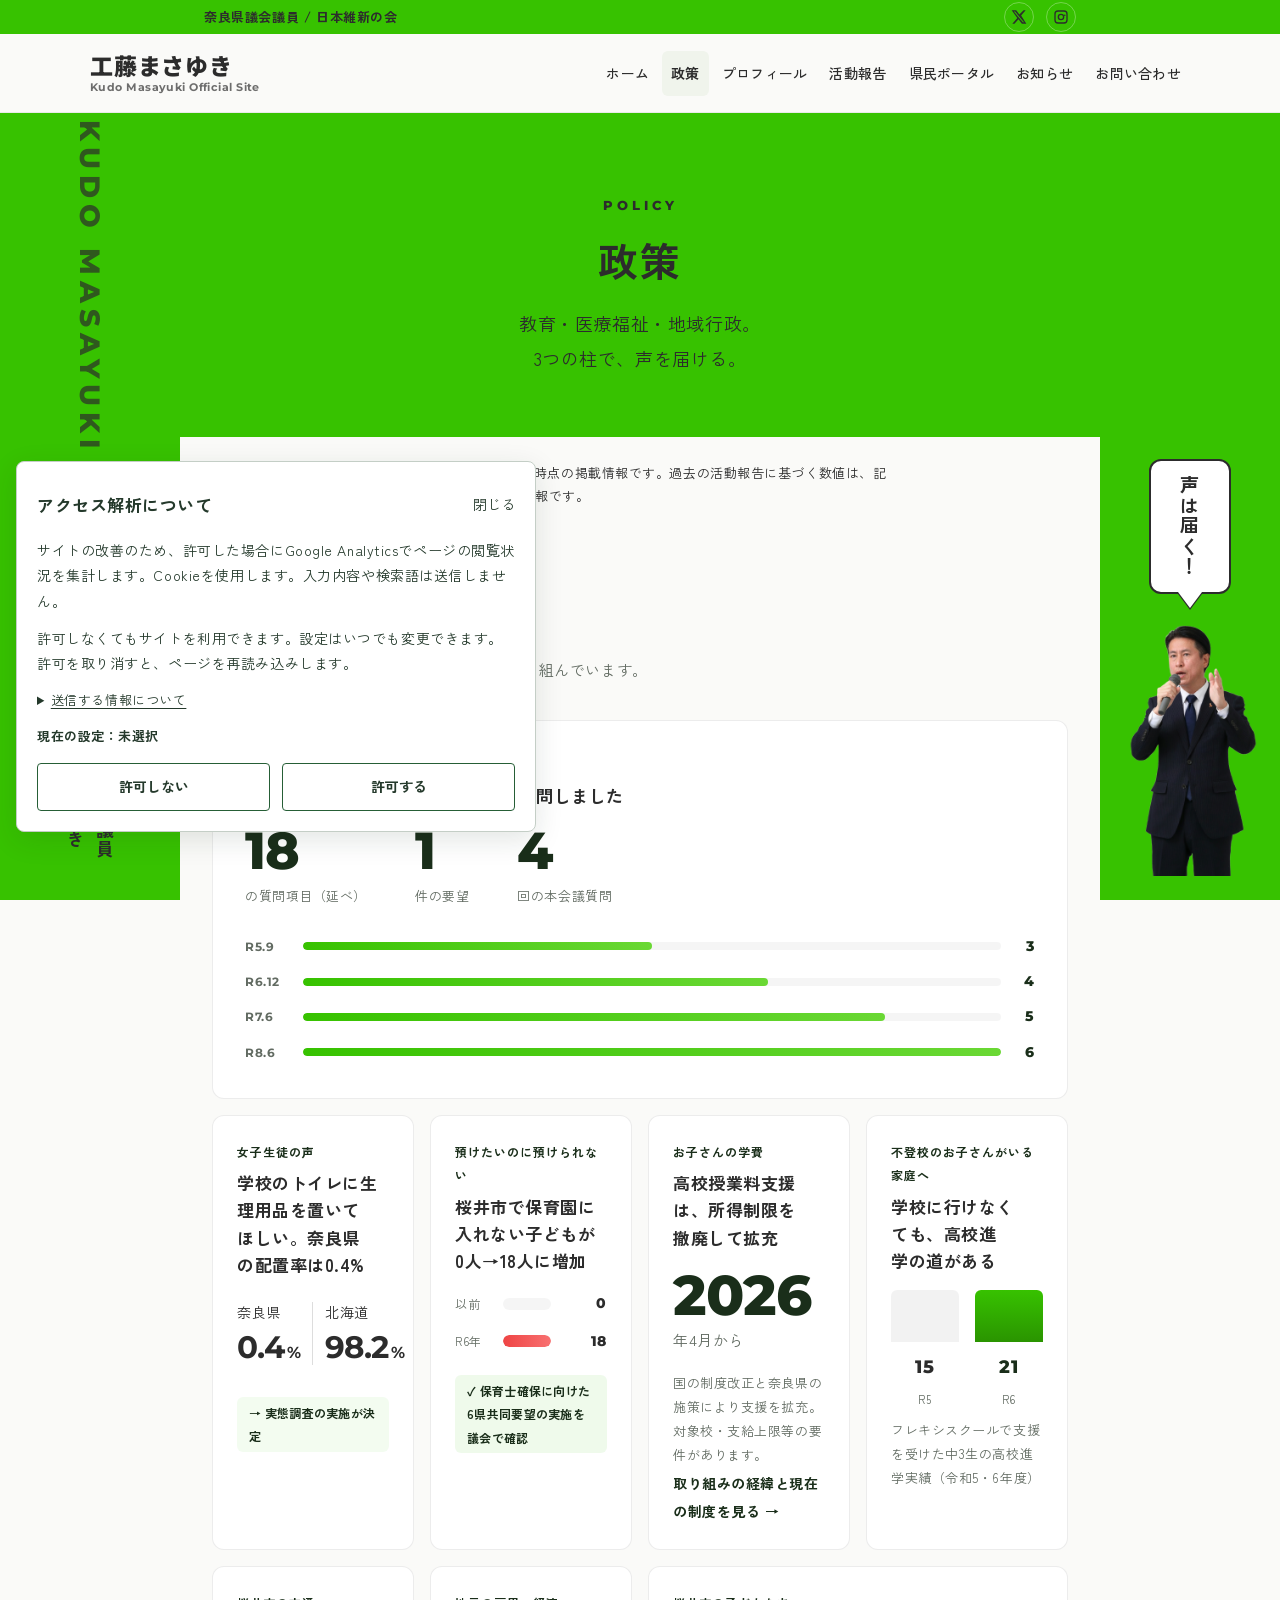
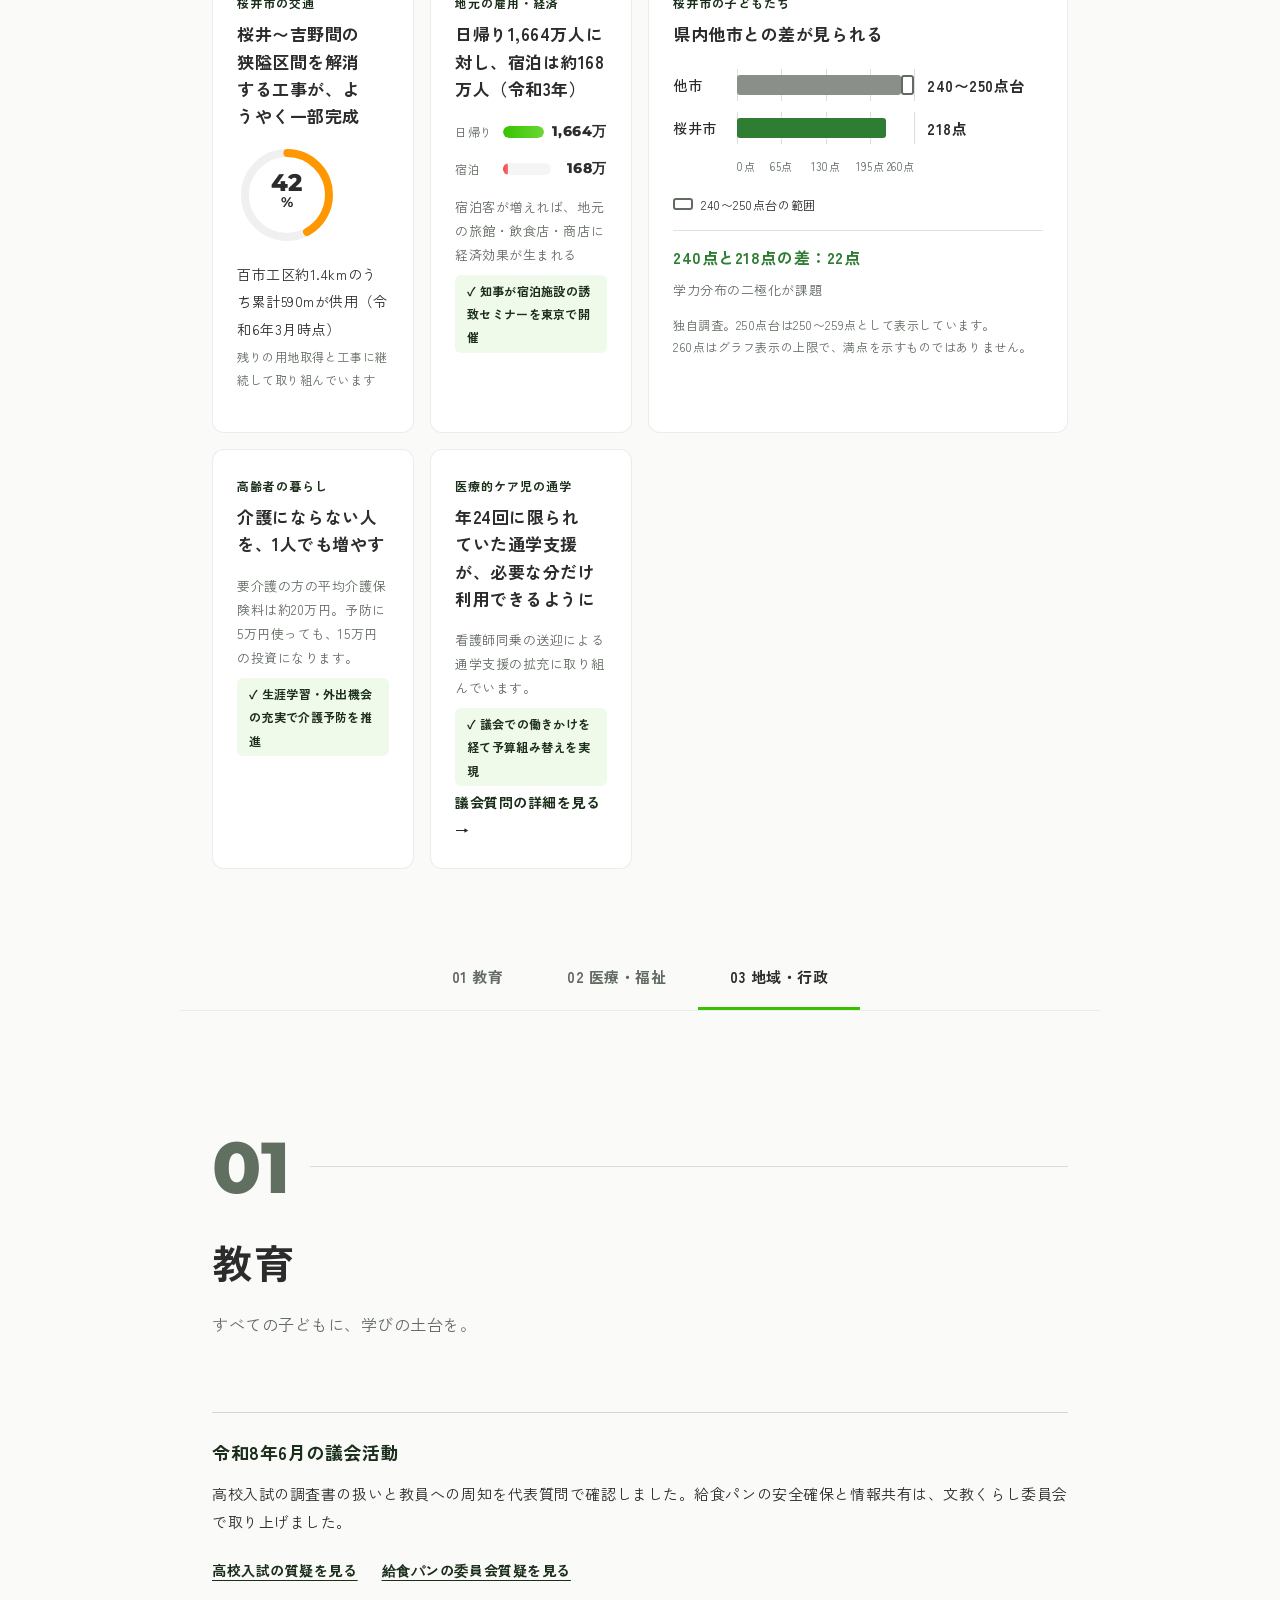
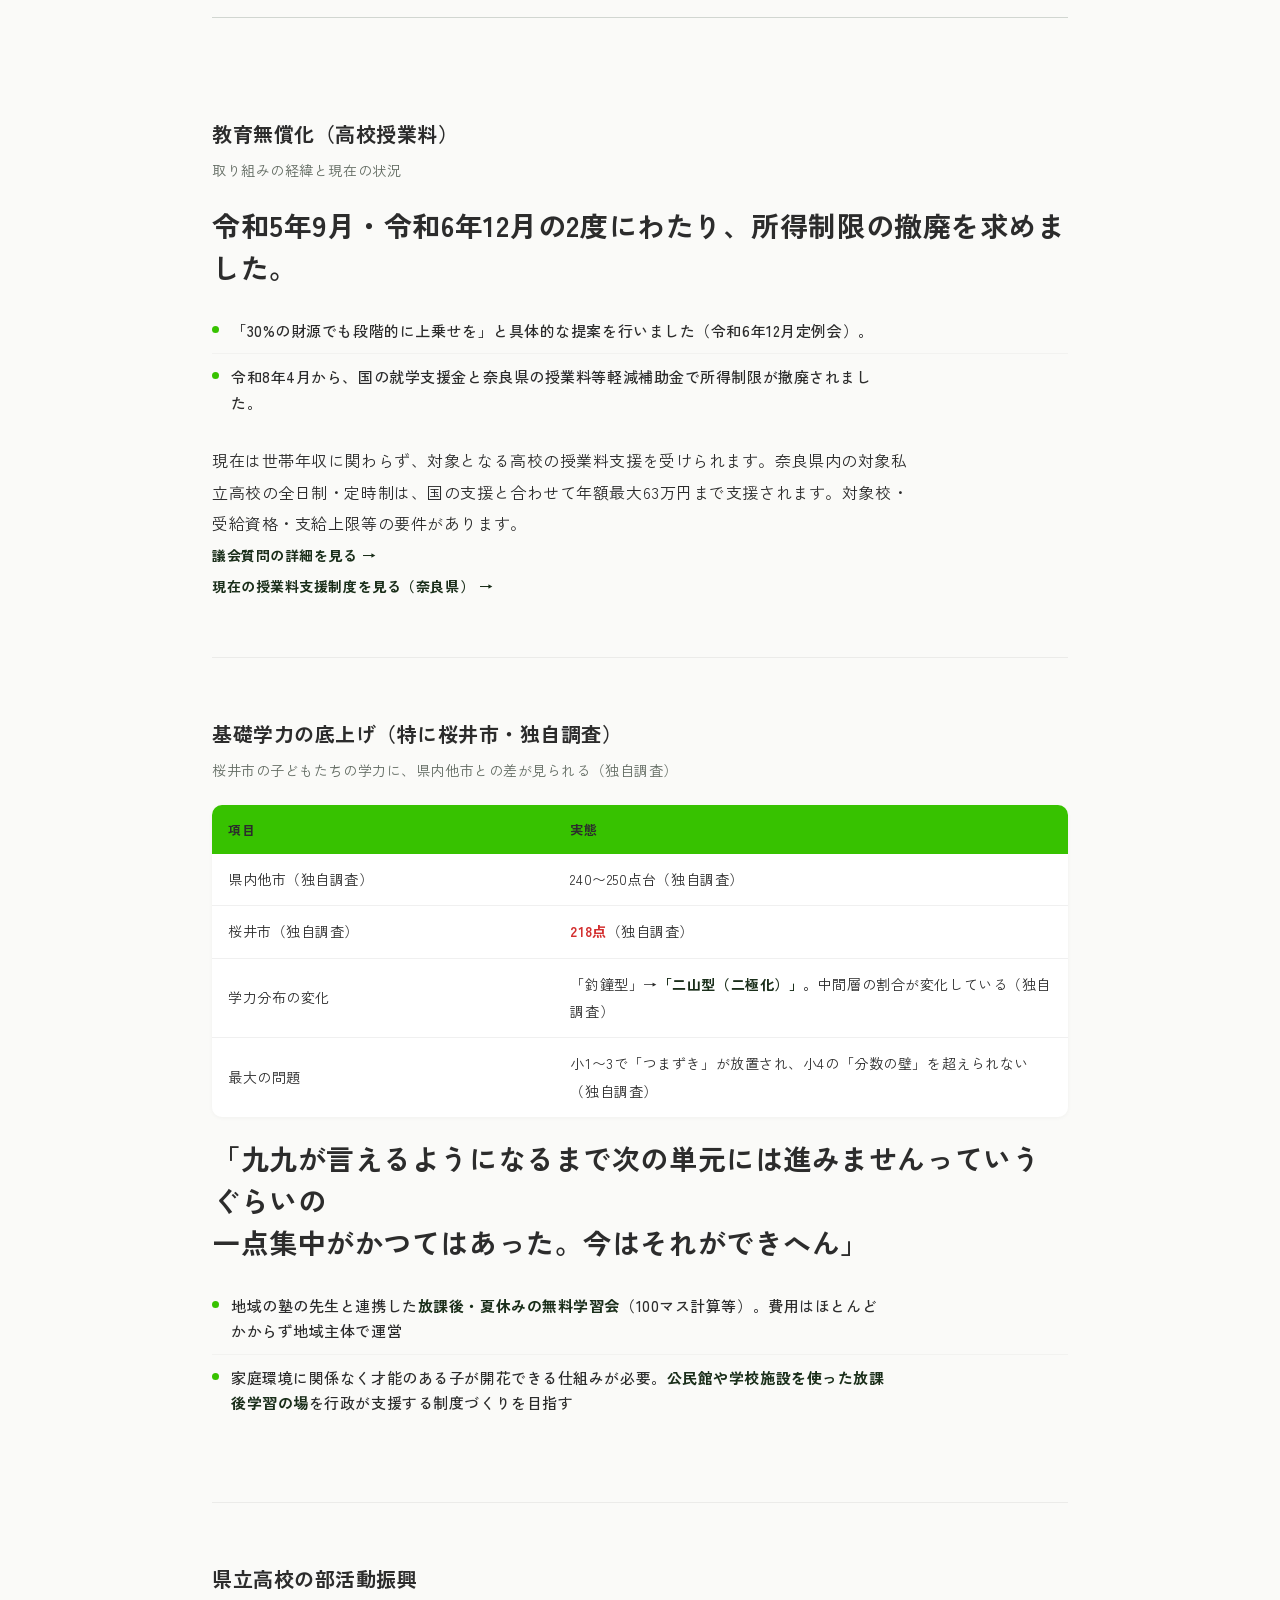
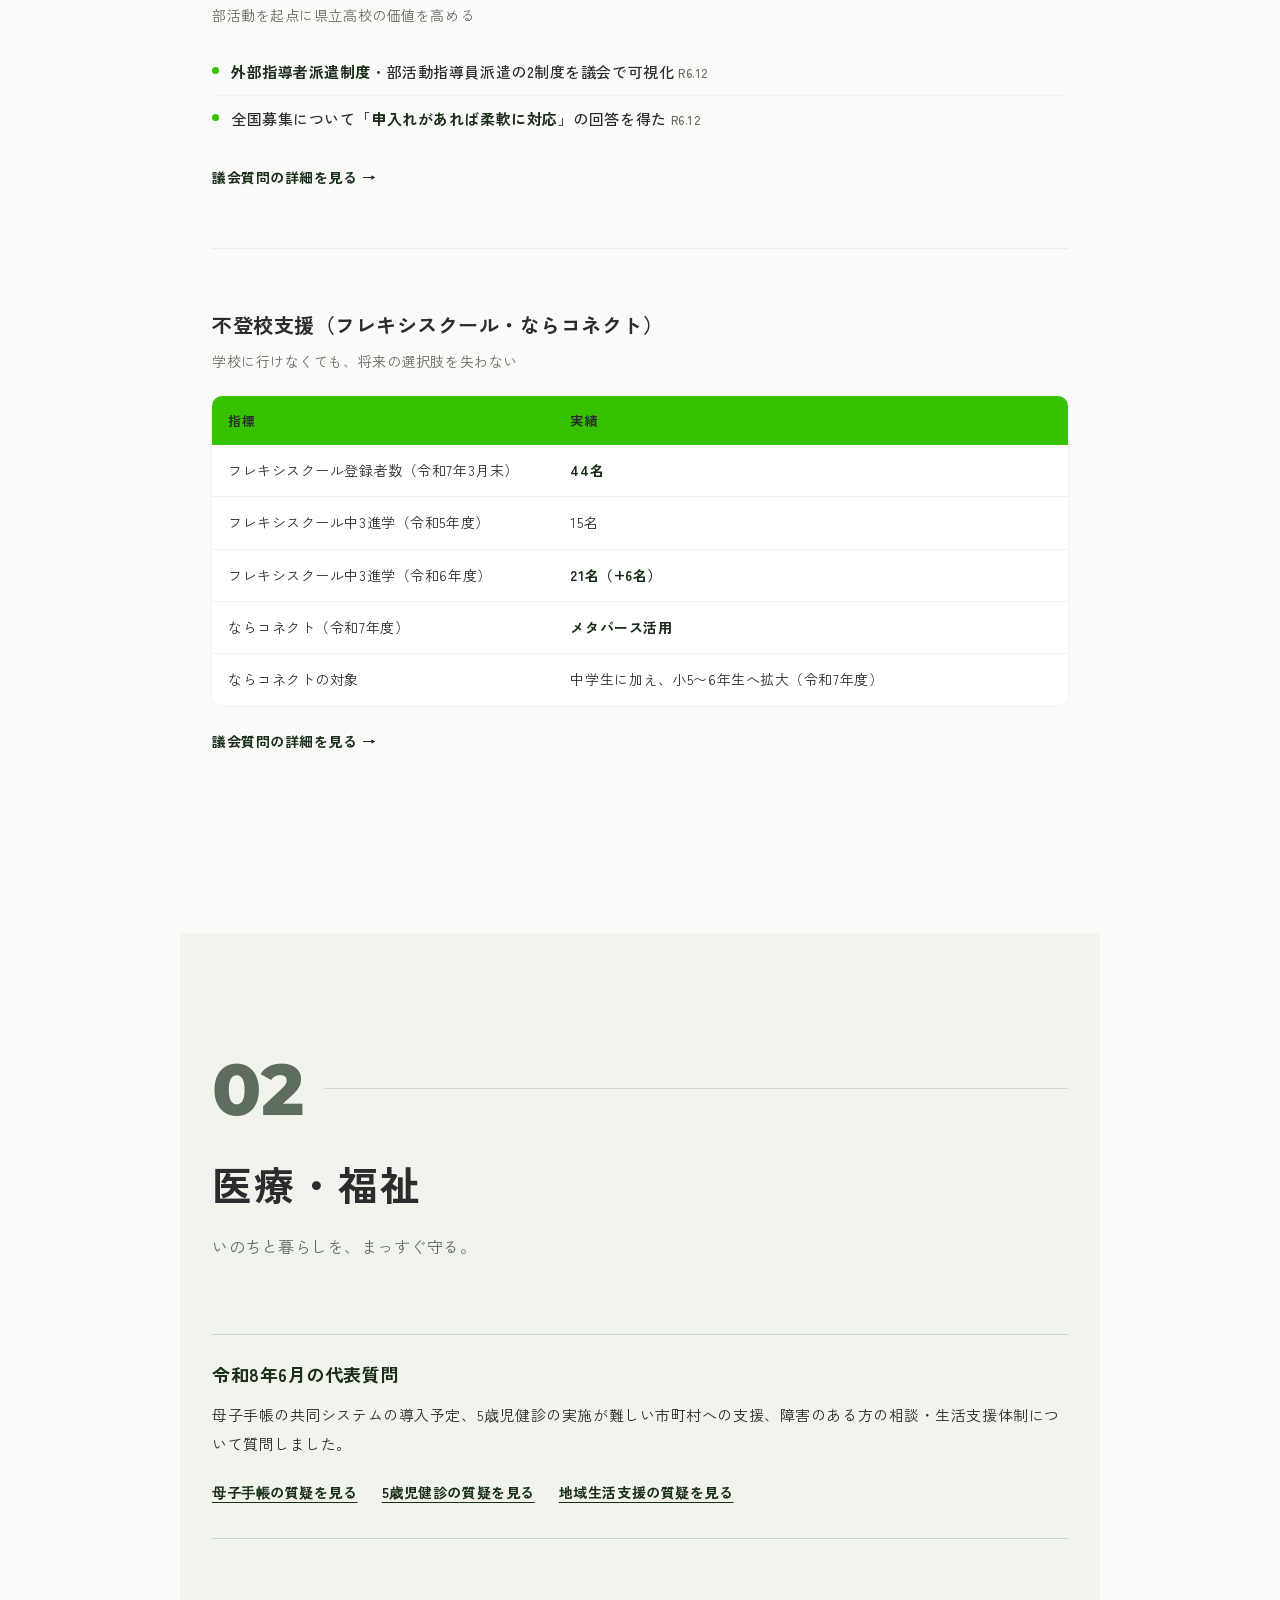
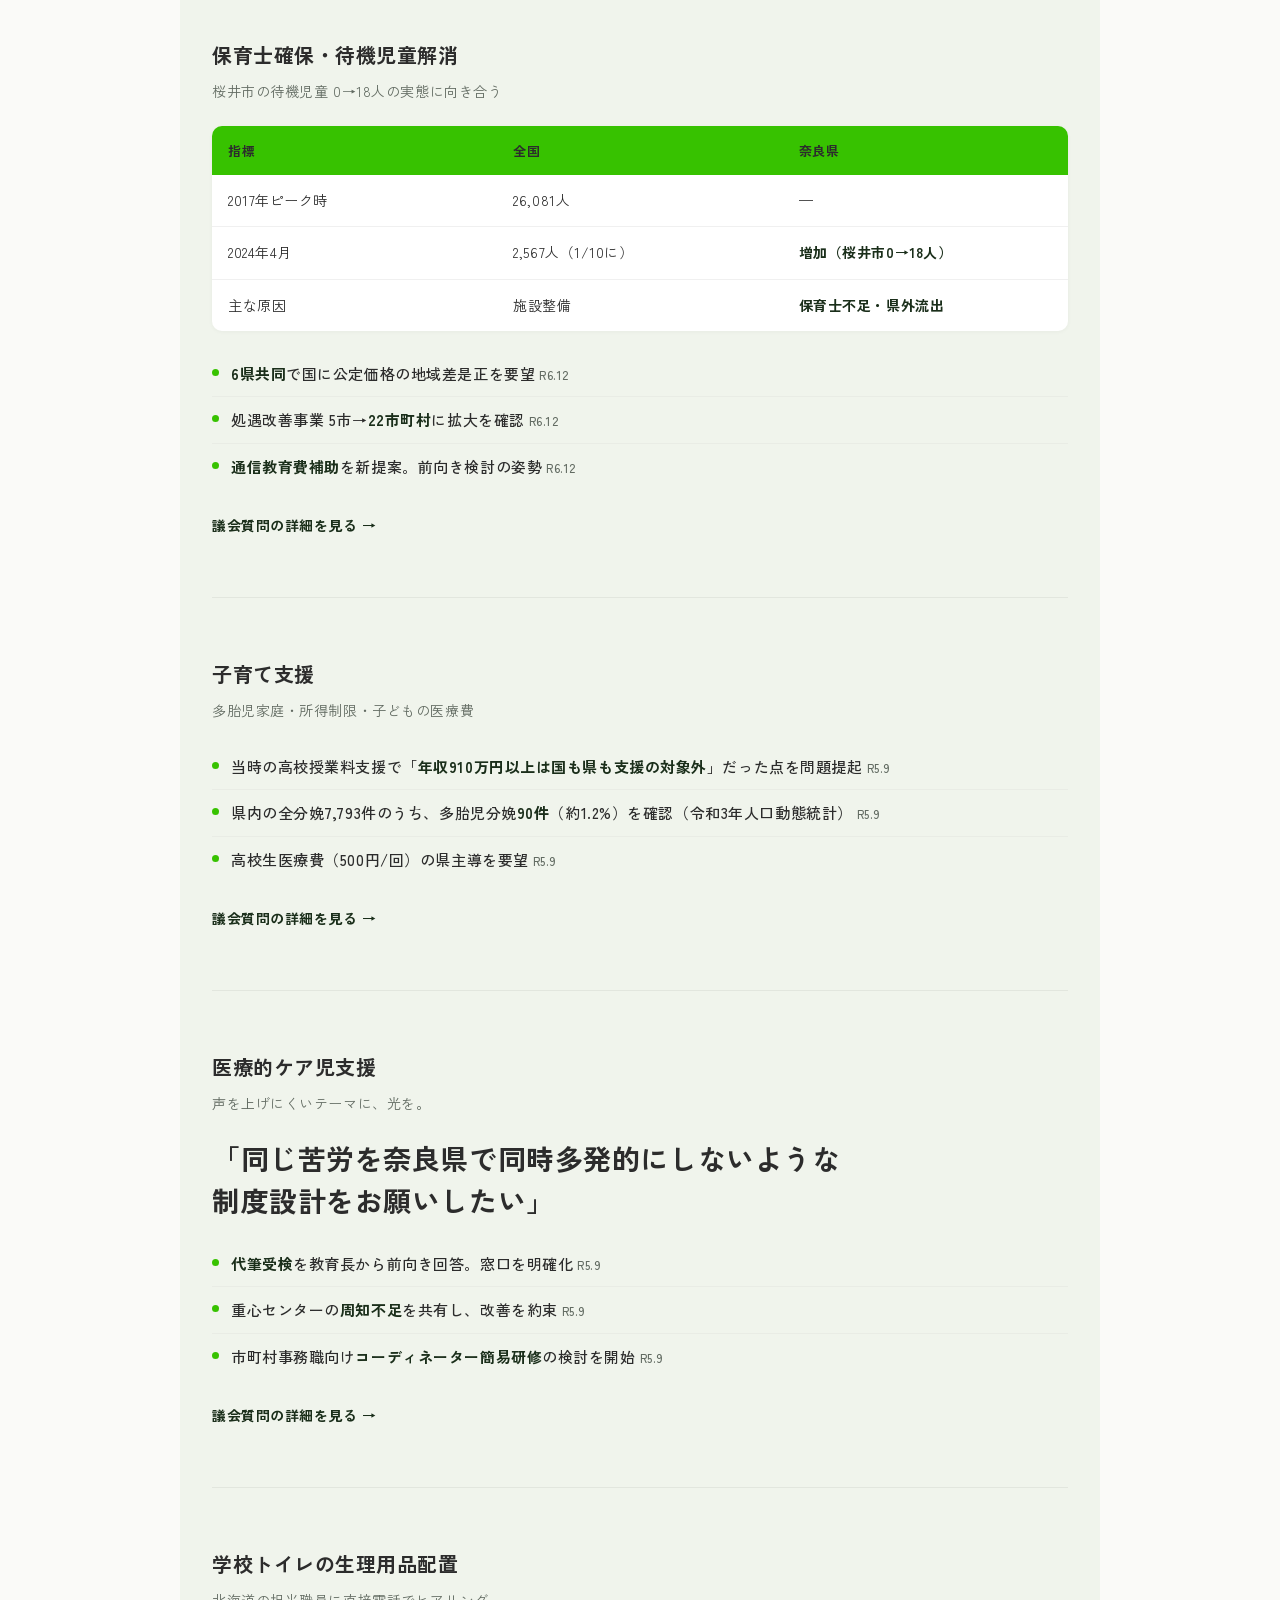
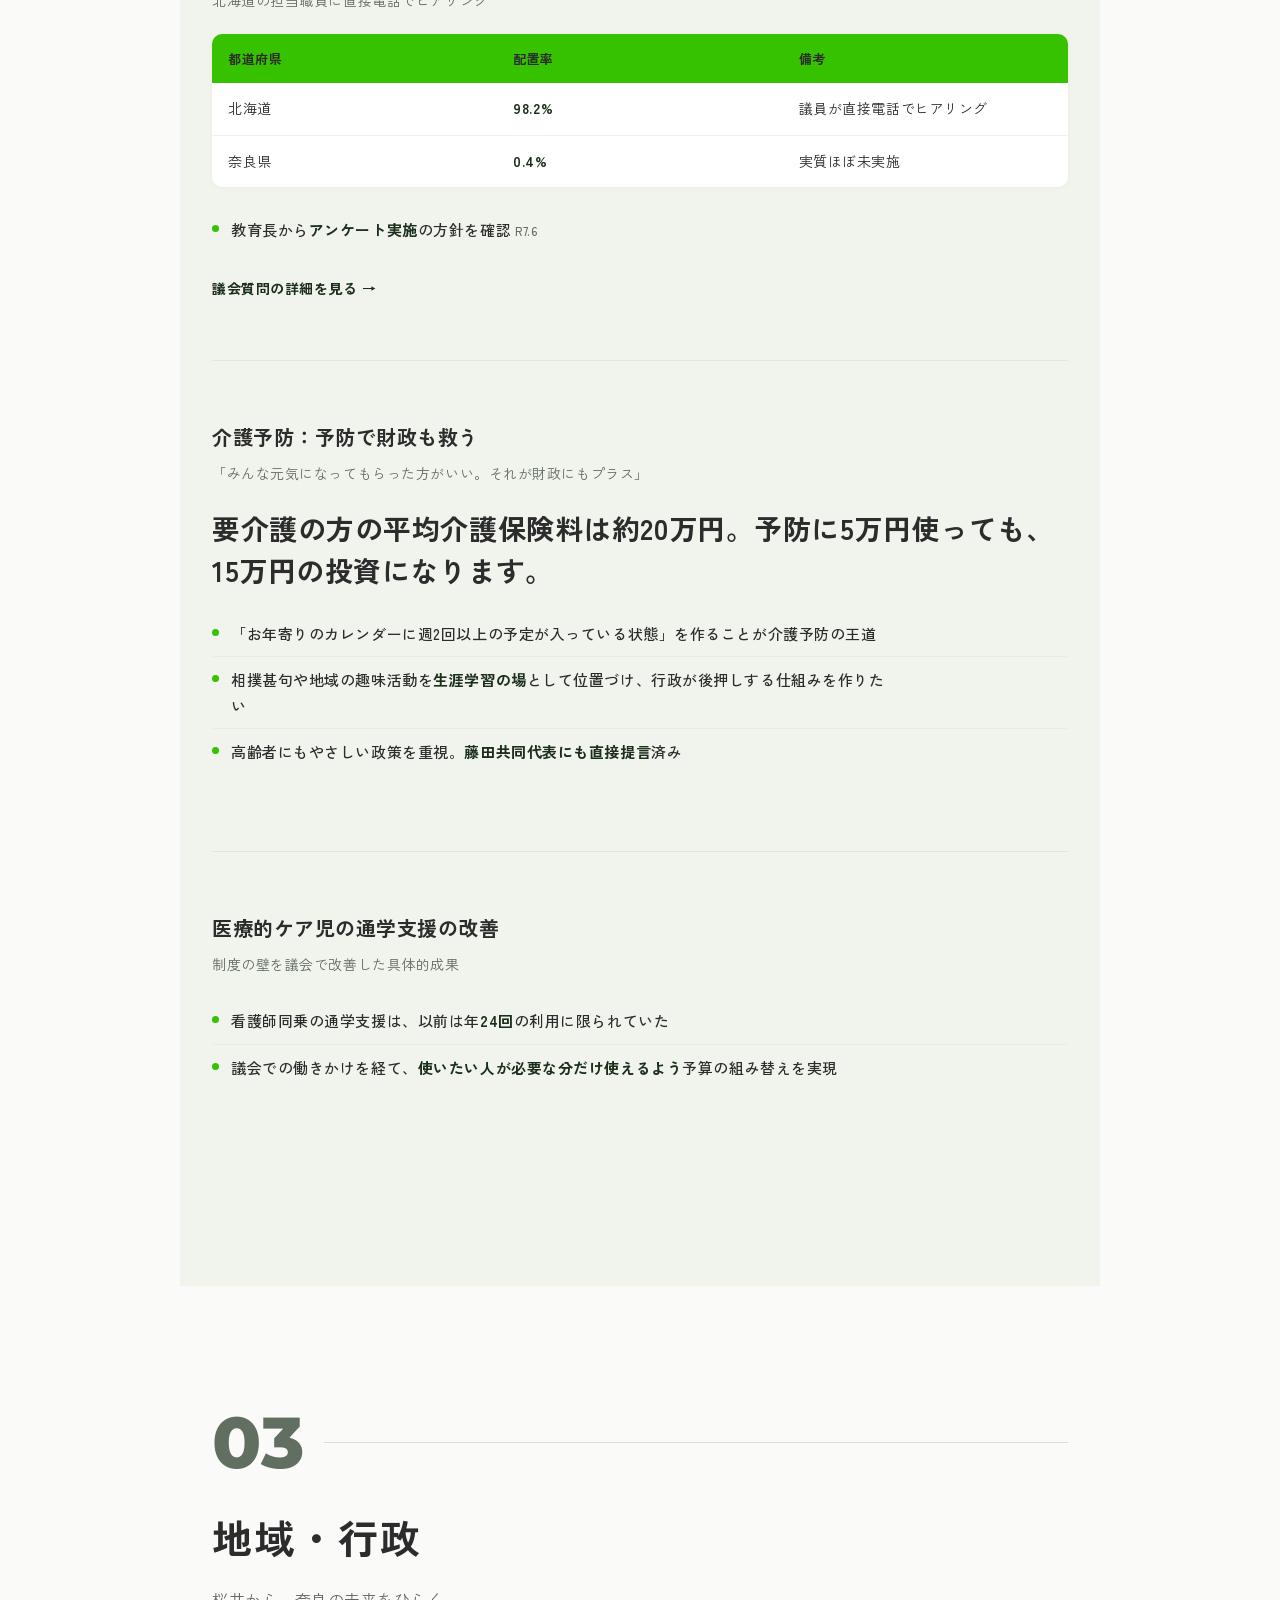
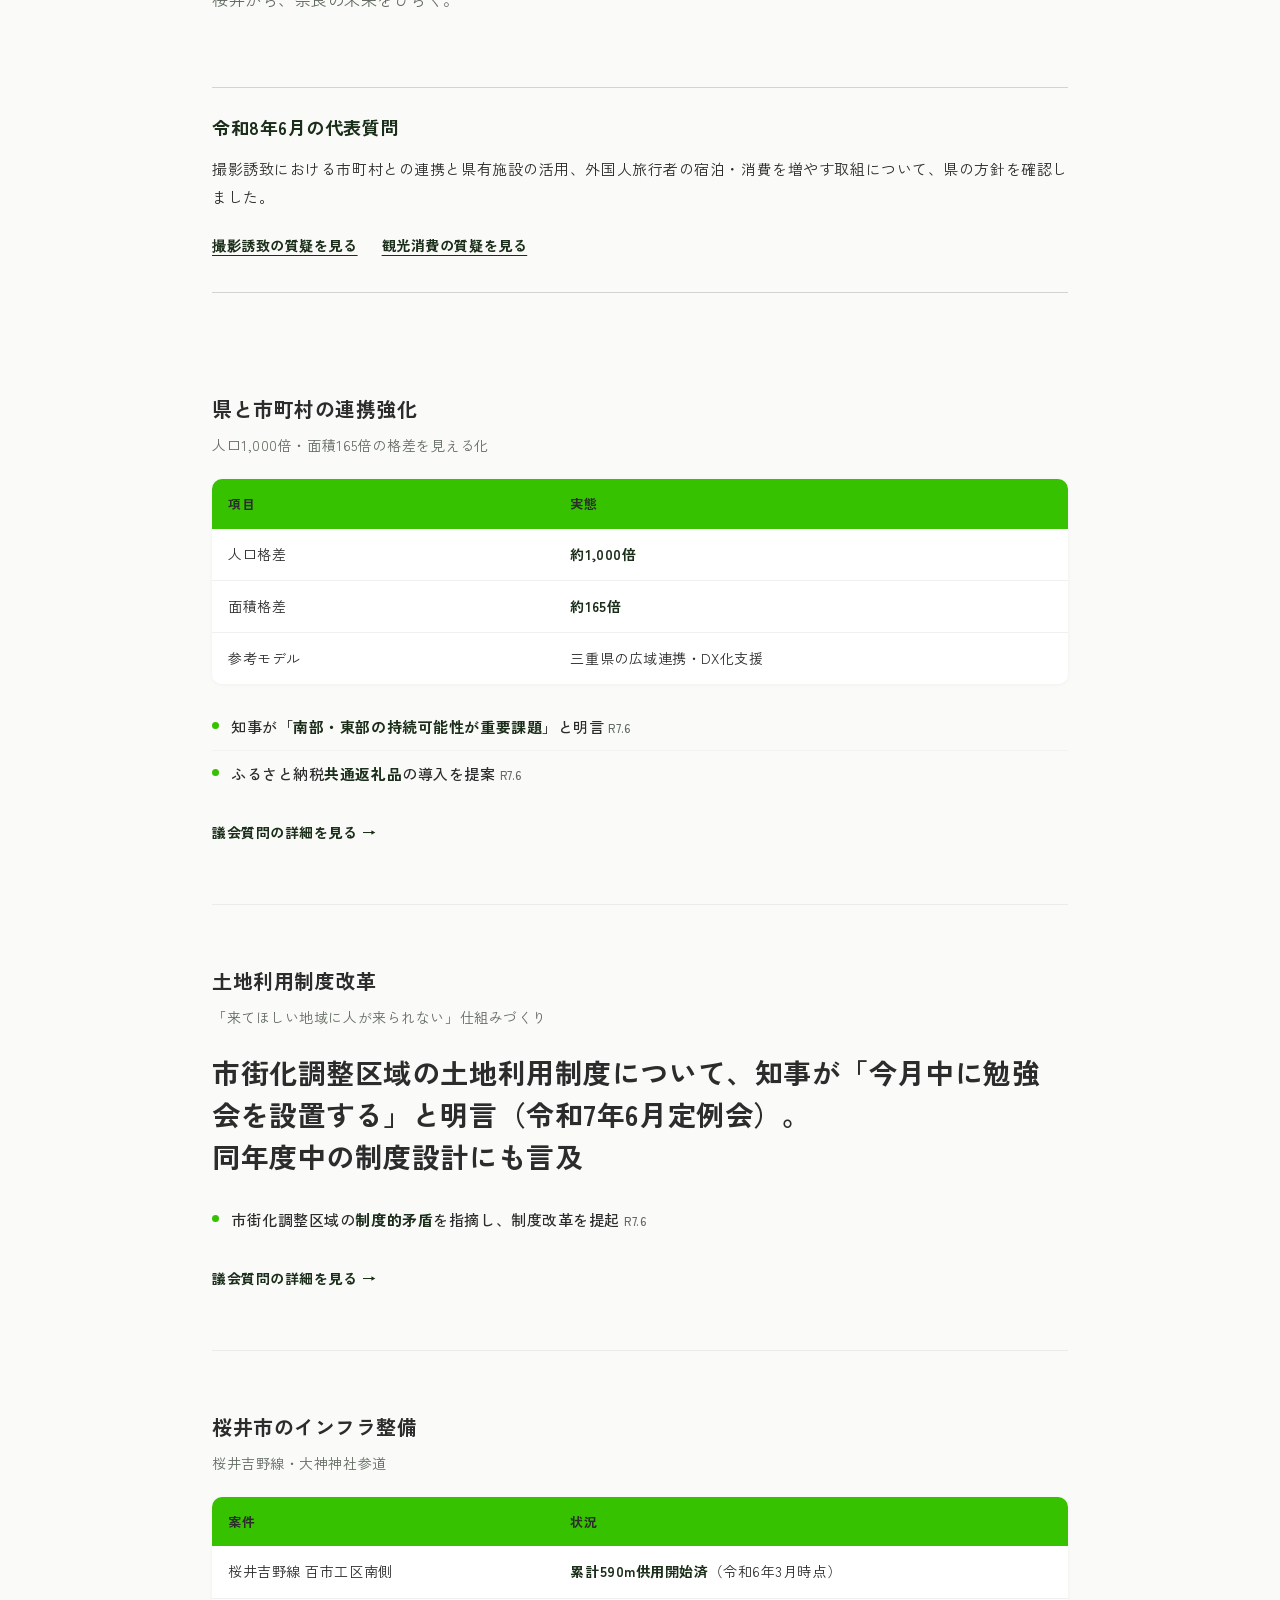
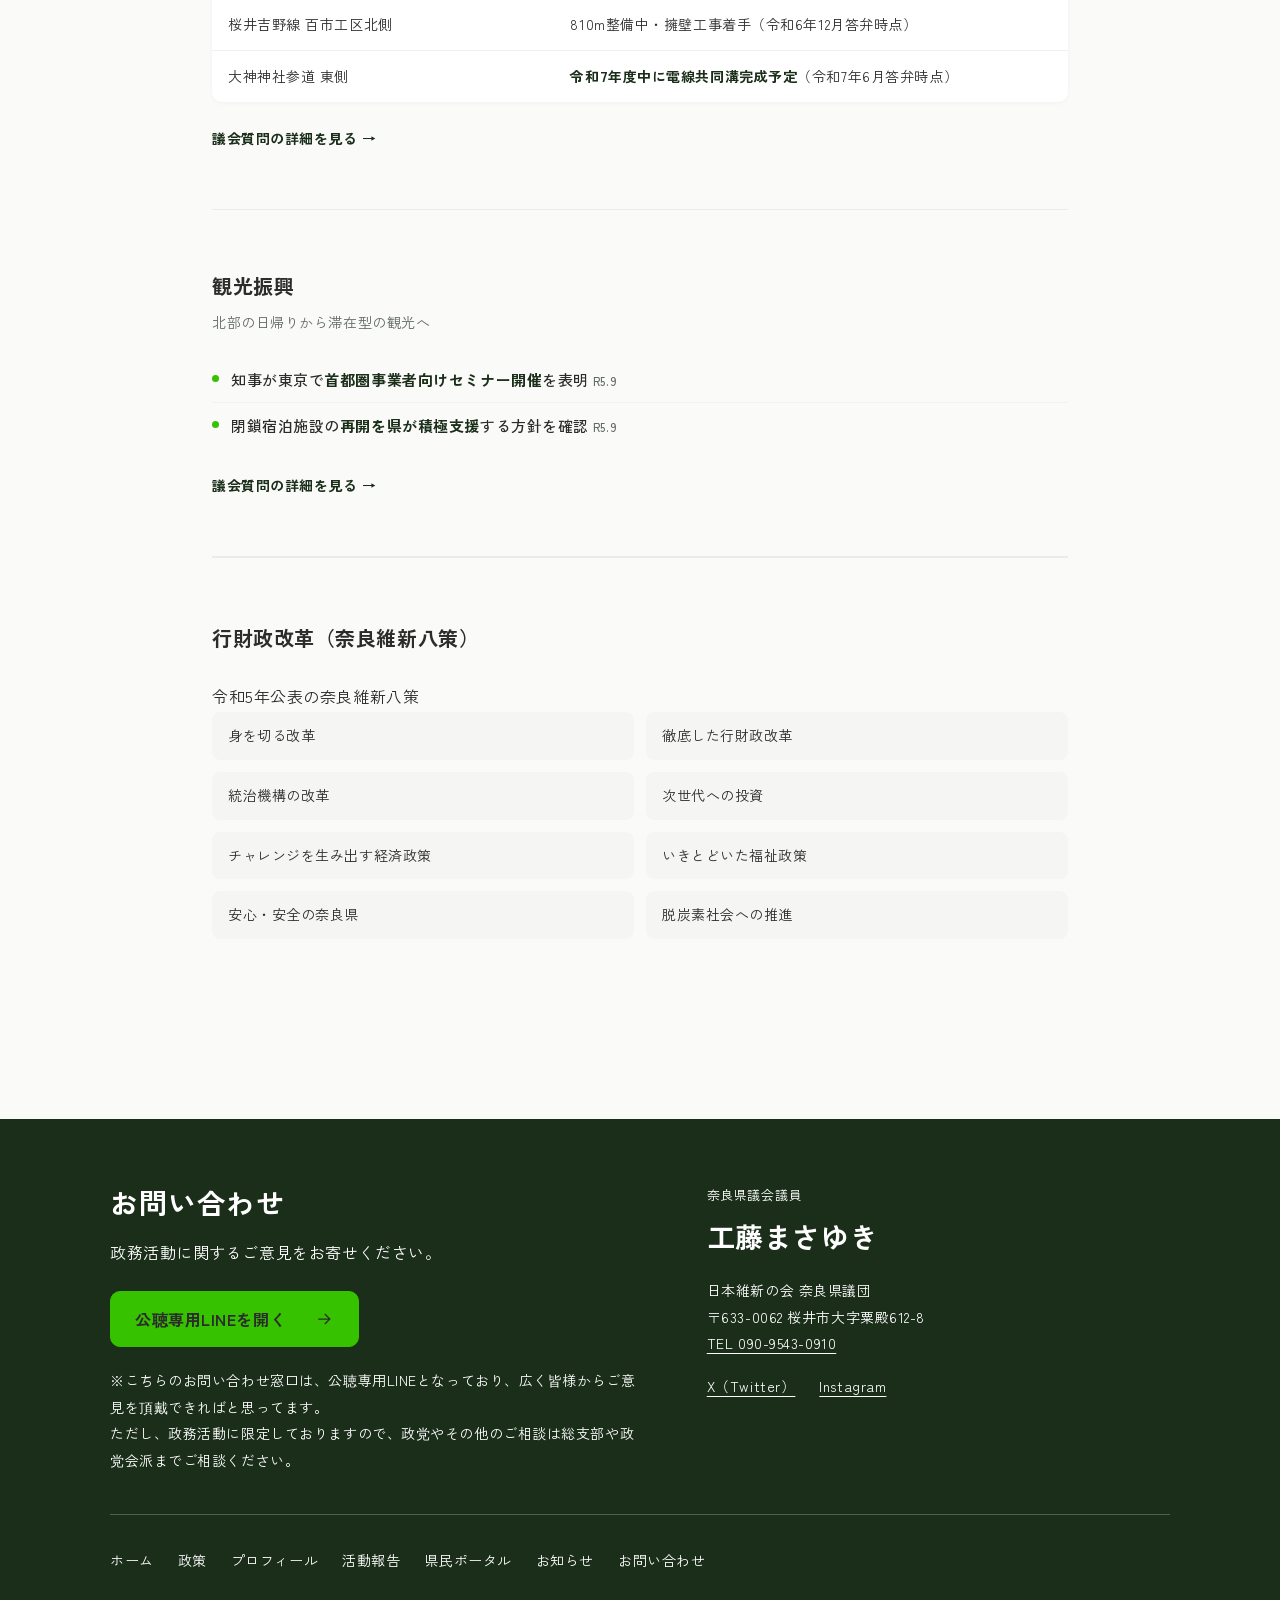
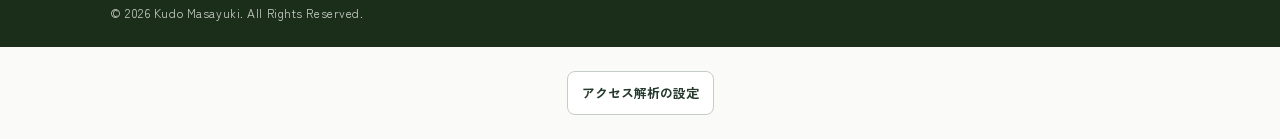
<file: policy/index.html>
<!doctype html>
<html lang="ja">
<head>
<link rel="canonical" href="https://www.masayuki-kudou.com/policy/"/>
<meta charset="utf-8"/>
<meta name="viewport" content="width=device-width,initial-scale=1"/>
<title>政策｜工藤まさゆき</title>
<meta name="description" content="奈良県議会議員・工藤まさゆきの政策。教育、医療・福祉、地域・行政の取り組みと議会での質問・成果を紹介します。">



<style>
:root{
  --primary:#37C200;
  --bg:#FAFAF8;
  --bg-light:#F0F4EC;
  --text:#2C2C2C;
  --muted:#888;
  --font:'Noto Sans JP',sans-serif;
  --en:'Montserrat',sans-serif;
  --footer-bg:#1a2e1a;
  --ease:cubic-bezier(.16,1,.3,1);
}
*{box-sizing:border-box;margin:0}
html{scroll-behavior:smooth}
body{font-family:var(--font);color:var(--text);background:var(--bg);line-height:2.0;letter-spacing:.7px;-webkit-font-smoothing:antialiased}
a{color:inherit;text-decoration:none}
img{display:block;max-width:100%;height:auto}

/* ===== Shared Layout ===== */
.layout-3col{display:block}
.sidebar{background:var(--primary);position:fixed;top:0;height:100vh;overflow:hidden;z-index:5;width:180px}
.sidebar--left{left:0;display:flex;flex-direction:column;align-items:center;justify-content:space-between;padding:120px 0 40px}
.sidebar--right{right:0;display:flex;flex-direction:column;align-items:center;justify-content:flex-end;padding:24px 0}
.sidebar__text{writing-mode:vertical-lr;font-family:var(--en);font-size:28px;font-weight:800;color:rgba(255,255,255,.15);letter-spacing:6px;text-transform:uppercase;white-space:nowrap}
.sidebar__label{writing-mode:vertical-rl;font-size:18px;font-weight:900;color:rgba(255,255,255,.9);letter-spacing:3px;line-height:1.6;text-align:center}
.sidebar__portrait{width:100%;height:auto;max-height:80vh;object-fit:contain;object-position:bottom center;opacity:1;pointer-events:none;margin-top:auto}
.sidebar__portrait{margin-top:0}
.sidebar-bubble{position:relative;z-index:2;margin:0 0 14px;margin-top:auto;flex-shrink:0}
.sidebar-bubble span{display:block;background:#fff;color:var(--text);font-size:20px;font-weight:900;letter-spacing:2px;padding:14px 20px;border-radius:16px;border:3px solid var(--text);position:relative;white-space:nowrap;writing-mode:vertical-rl}
.sidebar-bubble span::after{content:'';position:absolute;bottom:-16px;left:50%;transform:translateX(-50%);width:0;height:0;border-left:12px solid transparent;border-right:12px solid transparent;border-top:16px solid #fff;filter:drop-shadow(0 3px 0 var(--text))}
.main-content{margin-left:180px;margin-right:180px;background:var(--bg)}
.container{max-width:1100px;margin:0 auto;padding:0 32px}

/* ===== Header ===== */
.topbar{height:34px;background:var(--primary);color:#fff;display:flex;align-items:center}
.topbar .wrap{max-width:1400px;margin:0 auto;padding:0 24px;width:100%;display:flex;align-items:center;justify-content:space-between}
.topbar__label{font-size:13px;font-weight:700;letter-spacing:.6px}
.topbar__social{display:flex;gap:12px}
.topbar__social a{width:30px;height:30px;border-radius:999px;display:inline-flex;align-items:center;justify-content:center;border:1px solid rgba(255,255,255,.3)}
.topbar__social svg{width:16px;height:16px;fill:#fff}
.header{position:sticky;top:0;z-index:50;background:rgba(250,250,248,.92);backdrop-filter:blur(10px);border-bottom:1px solid rgba(26,51,36,.08)}
.header .wrap{max-width:1400px;margin:0 auto;padding:14px 24px;display:flex;align-items:center;justify-content:space-between}
.brand{display:flex;flex-direction:column;line-height:1.1}
.brand__jp{font-weight:900;font-size:24px;letter-spacing:1.2px}
.brand__en{font-family:var(--en);font-weight:700;font-size:12px;opacity:.68;margin-top:2px}
.nav{display:flex;align-items:center;gap:18px}
.nav a{font-size:15px;font-weight:500;letter-spacing:.5px;padding:10px 8px;border-radius:10px;transition:background .4s var(--ease)}
.nav a:hover{background:rgba(55,194,0,.1)}
.nav a.active{background:rgba(55,194,0,.08);font-weight:700}

/* 左右サイドバー分だけ内側に寄せる（PC/タブレット） */
@media (min-width: 1200px){
  .topbar .wrap,
  .header .wrap{
    max-width:none;
    padding-left:calc(24px + 180px);
    padding-right:calc(24px + 180px);
  }
}

/* ===== Hero ===== */
.policy-hero{background:var(--primary);color:#fff;padding:80px 0 60px;text-align:center}
.policy-hero__label{font-family:var(--en);font-size:13px;font-weight:800;letter-spacing:4px;text-transform:uppercase;opacity:.7;margin-bottom:12px}
.policy-hero__title{font-size:clamp(36px,5vw,56px);font-weight:900;letter-spacing:4px;margin-bottom:16px}
.policy-hero__sub{font-size:clamp(15px,2vw,18px);opacity:.85;max-width:600px;margin:0 auto}

/* ===== Dashboard v5 (Light Theme + SVG Charts) ===== */
.dash-v4{background:var(--bg);padding:clamp(48px,6vw,80px) 0}
.dv4-container{max-width:1100px;margin:0 auto;padding:0 32px}
.dv4-header{margin-bottom:36px}
.dv4-header__title{font-size:clamp(24px,3vw,32px);font-weight:900;color:var(--text);letter-spacing:1px;margin:0 0 8px}
.dv4-header__sub{font-size:15px;color:var(--muted);margin:0}
.dv4-grid{display:grid;grid-template-columns:repeat(4,1fr);gap:16px}
.dv4-card{background:#fff;border:1px solid rgba(0,0,0,.06);border-radius:16px;padding:24px;color:var(--text);box-shadow:0 1px 3px rgba(0,0,0,.04),0 4px 12px rgba(0,0,0,.03);transition:transform .4s var(--ease),box-shadow .4s ease,border-color .3s ease}
.dv4-card:hover{transform:translateY(-3px);box-shadow:0 2px 6px rgba(0,0,0,.05),0 12px 32px rgba(0,0,0,.05);border-color:rgba(55,194,0,.15)}
.dv4-card--wide{grid-column:span 2}
.dv4-card--hero{grid-column:span 4;padding:32px;border-left:4px solid var(--primary)}
.dv4-card__cat{font-size:12px;font-weight:800;letter-spacing:1px;color:var(--primary);margin:0 0 6px}
.dv4-card__cat--green{color:var(--primary)}
.dv4-card__cat--blue{color:var(--primary)}
.dv4-card__cat--orange{color:var(--primary)}
.dv4-card__title{font-size:15px;font-weight:700;color:var(--text);margin:0 0 16px;line-height:1.6}
.dv4-card__note{font-size:12px;color:var(--muted);margin:8px 0 0}
.dv4-hero-nums{display:flex;gap:clamp(24px,4vw,48px);margin-bottom:24px;flex-wrap:wrap}
.dv4-hero-num{display:flex;flex-direction:column}
.dv4-num{font-family:var(--en);font-weight:800;line-height:1;letter-spacing:-1px}
.dv4-num--hero{font-size:52px;color:var(--primary)}
.dv4-num--xl{font-size:56px;color:var(--primary)}
.dv4-num--lg{font-size:44px;color:var(--text)}
.dv4-num-plus{font-size:28px;color:var(--muted)}
.dv4-num-label{font-size:13px;color:var(--muted);margin-top:6px}
.dv4-num-suffix{font-size:15px;color:var(--muted);margin-top:8px}
.dv4-big-num-wrap{margin:8px 0 16px}
.dv4-mini-bars{display:flex;flex-direction:column;gap:8px}
.dv4-mini-bar{display:flex;align-items:center;gap:10px}
.dv4-mini-bar__label{font-family:var(--en);font-size:12px;font-weight:700;color:var(--muted);width:48px;flex-shrink:0}
.dv4-mini-bar__track{flex:1;height:8px;background:rgba(0,0,0,.04);border-radius:4px;overflow:hidden}
.dv4-mini-bar__track span{display:block;height:100%;background:linear-gradient(90deg,var(--primary),#6AD834);border-radius:4px;transition:width 1.5s var(--ease)}
.dv4-mini-bar__val{font-family:var(--en);font-size:14px;font-weight:800;color:var(--primary);width:24px;text-align:right}
.dv4-donut-wrap{display:flex;justify-content:center;gap:24px;margin:8px 0 16px}
.dv4-donut-item{text-align:center}
.dv4-donut{width:100px;height:100px}
.dv4-donut-label{display:block;font-size:12px;color:var(--muted);margin-top:6px}
.dv4-hbar-group{display:flex;flex-direction:column;gap:10px;margin:8px 0 12px}
.dv4-hbar{display:flex;align-items:center;gap:8px}
.dv4-hbar__label{font-size:12px;color:var(--muted);width:40px;flex-shrink:0}
.dv4-hbar__track{flex:1;height:12px;background:rgba(0,0,0,.04);border-radius:6px;overflow:hidden}
.dv4-hbar__fill{display:block;height:100%;border-radius:6px;transition:width 1.5s var(--ease)}
.dv4-hbar__fill--green{background:linear-gradient(90deg,var(--primary),#6AD834)}
.dv4-hbar__fill--red{background:linear-gradient(90deg,#ef4444,#f87171)}
.dv4-hbar__val{font-family:var(--en);font-size:14px;font-weight:800;color:var(--text);min-width:48px;text-align:right}
.dv4-hbar__val--red{color:#ef4444}
.dv4-bar-chart{display:flex;align-items:flex-end;gap:16px;height:120px;margin:8px 0}
.dv4-bar-col{flex:1;display:flex;flex-direction:column;align-items:center;height:100%;justify-content:flex-end}
.dv4-bar-col__bar{width:100%;background:rgba(0,0,0,.05);border-radius:6px 6px 0 0;transition:height 1.5s var(--ease)}
.dv4-bar-col--accent .dv4-bar-col__bar{background:linear-gradient(180deg,var(--primary),#2a9400)}
.dv4-bar-col__val{font-family:var(--en);font-size:18px;font-weight:800;color:var(--text);margin-top:8px}
.dv4-bar-col--accent .dv4-bar-col__val{color:var(--primary)}
.dv4-bar-col__label{font-size:11px;color:var(--muted);margin-top:4px}
.dv4-metric-row{display:flex;align-items:center;gap:24px;margin:12px 0;flex-wrap:wrap}
.dv4-metric{display:flex;flex-direction:column;align-items:center;text-align:center}
.dv4-metric__label{font-size:13px;color:var(--muted);margin-top:4px}
.dv4-metric-divider{width:1px;height:48px;background:rgba(0,0,0,.08);flex-shrink:0}
.dv4-badge{display:inline-block;font-size:12px;font-weight:700;padding:4px 12px;border-radius:6px;letter-spacing:.3px;margin-top:8px}
.dv4-badge--done{background:rgba(55,194,0,.08);color:#2a8a00}
.dv4-badge--progress{background:rgba(55,194,0,.06);color:#2a8a00}

/* ===== Policy Nav (Sticky) ===== */
.policy-nav{
  position:sticky;top:64px;z-index:10;
  background:rgba(250,250,248,.95);backdrop-filter:blur(8px);
  border-bottom:1px solid rgba(0,0,0,.06);
  padding:0;
}
.policy-nav__inner{
  display:flex;justify-content:center;gap:0;
  max-width:1100px;margin:0 auto;
}
.policy-nav__item{
  padding:16px 32px;font-size:15px;font-weight:700;
  letter-spacing:.5px;color:var(--muted);
  border-bottom:3px solid transparent;
  transition:color .3s ease,border-color .3s ease;
}
.policy-nav__item:hover,.policy-nav__item.is-active{
  color:var(--text);border-bottom-color:var(--primary);
}

/* ===== Policy Sections ===== */
.policy-section{padding:clamp(80px,10vw,120px) 0}
.policy-section--alt{background:var(--bg-light)}

.ps-head{margin-bottom:clamp(48px,6vw,72px)}
.ps-head__top{display:flex;align-items:center;gap:20px;margin-bottom:20px}
.ps-head__no{font-family:var(--en);font-size:clamp(48px,6vw,72px);font-weight:800;line-height:1;opacity:.18}
.ps-head--education .ps-head__no{color:var(--primary)}
.ps-head--welfare .ps-head__no{color:#2196F3}
.ps-head--community .ps-head__no{color:#FF9800}
.ps-head__line{height:1px;flex:1;background:currentColor;opacity:.15}
.ps-head__title{font-size:clamp(28px,4vw,40px);font-weight:900;letter-spacing:2px;margin-bottom:8px}
.ps-head__catch{font-size:16px;color:var(--muted);letter-spacing:.5px}

/* 個別政策アイテム */
.pi{padding:clamp(36px,5vw,56px) 0;border-bottom:1px solid rgba(0,0,0,.06)}
.pi:last-child{border-bottom:none}
.pi__title{font-size:20px;font-weight:900;margin-bottom:4px;letter-spacing:.5px}
.pi__subtitle{font-size:14px;color:var(--muted);margin-bottom:20px}

/* 数字ヒーロー（個別政策の目玉数字） */
.pi__hero{display:flex;align-items:baseline;gap:6px;margin-bottom:16px}
.pi__hero-num{font-family:var(--en);font-size:clamp(36px,5vw,52px);font-weight:800;color:var(--primary);line-height:1}
.pi__hero-unit{font-size:18px;font-weight:700;color:var(--muted)}
.pi__hero-label{font-size:15px;color:var(--text);margin-top:4px}

/* キャッチフレーズ（数字がない政策用） */
.pi__catch{font-size:clamp(20px,3vw,28px);font-weight:900;line-height:1.5;margin-bottom:20px;color:var(--text)}

/* 成果リスト */
.pi__facts{margin-bottom:20px}
.pi__fact{display:flex;align-items:flex-start;gap:12px;padding:10px 0;border-bottom:1px solid rgba(0,0,0,.03)}
.pi__fact:last-child{border-bottom:none}
.pi__fact-dot{width:7px;height:7px;background:var(--primary);border-radius:50%;margin-top:8px;flex-shrink:0}
.pi__fact p{margin:0;font-size:15px;line-height:1.7;font-weight:500}
.pi__fact strong{color:var(--primary);font-weight:800}
.pi__fact-source{font-size:12px;color:var(--muted);margin-left:4px}

/* データテーブル */
.pi__table{width:100%;border-collapse:separate;border-spacing:0;margin:20px 0;font-size:14px;border-radius:10px;overflow:hidden;box-shadow:0 1px 4px rgba(0,0,0,.04)}
.pi__table thead{background:var(--primary);color:#fff}
.pi__table th{padding:12px 16px;text-align:left;font-weight:700;font-size:13px;letter-spacing:.5px}
.pi__table td{padding:12px 16px;border-bottom:1px solid rgba(0,0,0,.06);background:#fff}
.pi__table tbody tr:last-child td{border-bottom:none}
.pi__table strong{color:var(--primary);font-weight:900}
.pi__table .highlight{color:#d32f2f;font-weight:900}

/* リンク */
.pi__link{font-size:14px;font-weight:700;color:var(--primary);display:inline-flex;align-items:center;gap:6px;transition:gap .3s ease}
.pi__link:hover{gap:10px}

/* ===== 行財政改革（補足） ===== */
.reform{padding:60px 0;border-top:1px solid rgba(0,0,0,.06)}
.reform__title{font-size:20px;font-weight:900;margin-bottom:24px}
.reform__list{list-style:none;padding:0;display:grid;grid-template-columns:repeat(2,1fr);gap:12px}
.reform__item{font-size:14px;line-height:1.7;padding:12px 16px;background:rgba(0,0,0,.02);border-radius:8px}

/* ===== Footer ===== */
.fv3-sns{background:var(--primary)}
.fv3-sns__inner{display:flex;justify-content:center;gap:0}
.fv3-sns__item{display:flex;align-items:center;justify-content:center;gap:10px;padding:20px 32px;color:#fff;font-size:14px;font-weight:700;letter-spacing:.5px;transition:background .3s ease;white-space:nowrap}
.fv3-sns__item:hover{background:rgba(255,255,255,.12)}
.fv3-sns__item svg{flex-shrink:0}
.fv3-main{background:#1a2e1a;padding:64px 0 48px}
.fv3-main__inner{max-width:1100px;margin:0 auto;padding:0 32px;display:grid;grid-template-columns:1fr auto 1fr;gap:48px;align-items:start}
.fv3-contact__title{font-size:18px;font-weight:900;color:#fff;margin:0 0 12px;letter-spacing:1px}
.fv3-contact__text{font-size:14px;color:rgba(255,255,255,.7);margin:0 0 20px;line-height:1.8}
.fv3-contact__btn{display:inline-block;font-size:14px;font-weight:700;color:#fff;border:1.5px solid rgba(255,255,255,.3);padding:10px 28px;border-radius:60px;letter-spacing:.5px;transition:border-color .3s ease,background .3s ease}
.fv3-contact__btn:hover{border-color:rgba(255,255,255,.6);background:rgba(255,255,255,.06)}
.fv3-nav{display:flex;flex-direction:column;gap:6px}
.fv3-nav a{font-size:14px;color:rgba(255,255,255,.8);padding:6px 0;letter-spacing:.5px;transition:color .3s ease}
.fv3-nav a:hover{color:#fff}
.fv3-office{text-align:right}
.fv3-office__name{font-size:22px;font-weight:900;color:#fff;margin:0 0 8px;line-height:1.6;letter-spacing:2px}
.fv3-office__party{font-size:13px;color:rgba(255,255,255,.6);margin:0 0 16px;letter-spacing:.5px}
.fv3-office__address,.fv3-office__tel{font-size:13px;color:rgba(255,255,255,.6);margin:0 0 4px}
.fv3-office__tel{font-family:var(--en);font-weight:700;letter-spacing:.5px}
.fv3-copy{background:#142414;padding:16px 0;text-align:center}
.fv3-copy p{margin:0;font-family:var(--en);font-size:12px;font-weight:700;color:rgba(255,255,255,.4);letter-spacing:.5px}

/* ===== Reveal ===== */
.reveal{opacity:0;transform:translateY(16px);transition:opacity .8s var(--ease),transform .8s var(--ease)}
.reveal.is-visible{opacity:1;transform:translateY(0)}

/* ===== Responsive ===== */
@media(max-width:1199px){
  .sidebar{width:120px}
  .main-content{margin-left:120px;margin-right:120px}
  .dv4-grid{grid-template-columns:repeat(2,1fr)}
  .dv4-card--hero{grid-column:span 2}
}
@media (min-width:768px) and (max-width:1199px){
  .topbar .wrap,
  .header .wrap{
    max-width:none;
    padding-left:calc(24px + 120px);
    padding-right:calc(24px + 120px);
  }
}
@media(max-width:767px){
  .sidebar{display:none}
  .main-content{margin:0}
  .nav{display:none}
  .dv4-grid{grid-template-columns:1fr 1fr;gap:10px}
  .dv4-card--hero,.dv4-card--wide{grid-column:span 2}
  .dv4-card{padding:16px}
  .dv4-num--hero{font-size:36px}
  .dv4-num--xl{font-size:40px}
  .dv4-donut{width:72px;height:72px}
  .dv4-metric-row{gap:12px}
  .policy-nav__inner{overflow-x:auto;justify-content:flex-start}
  .policy-nav__item{white-space:nowrap;padding:14px 20px;font-size:14px}
  .reform__list{grid-template-columns:1fr}
  .fv3-sns__inner{flex-direction:column}
  .fv3-main__inner{grid-template-columns:1fr;gap:36px}
  .fv3-office{text-align:left}
}

/* iPhone 16 基準（393px）でのSP最適化 */
@media (max-width: 430px){
  body{overflow-x:hidden}
  .container{padding:0 18px}
  .topbar .wrap{padding:0 18px}
  .header .wrap{padding:12px 18px}
  .policy-hero{padding:64px 0 52px}
  .policy-hero__title{letter-spacing:2px}
  .policy-nav__item{padding:12px 16px}
  .pi__table{display:block;max-width:100%;overflow-x:auto;-webkit-overflow-scrolling:touch}
}
@media(prefers-reduced-motion:reduce){.reveal{opacity:1;transform:none;transition:none}}

/* Revision v2: only the learning chart uses equal-width zero-based tracks. */
.policy-date-note{max-width:1100px;margin:24px auto 0;padding:0 32px;color:var(--text);font-size:13px;line-height:1.8}
.dv4-card--learning .dv4-hbar{display:grid;grid-template-columns:minmax(0,1fr) minmax(0,2fr);gap:4px 8px}
.dv4-card--learning .dv4-hbar__label{width:auto;grid-column:1;grid-row:1}
.dv4-card--learning .dv4-hbar__val{min-width:0;max-width:100%;grid-column:2;grid-row:1;font-size:12px;overflow-wrap:anywhere}
.dv4-card--learning .dv4-hbar__track{position:relative;grid-column:1/-1;grid-row:2;width:100%;min-width:0}
.dv4-card--learning .dv4-hbar__fill{transition:none}
.dv4-card--learning .dv4-hbar__range{position:absolute;top:0;height:100%;background:rgba(55,194,0,.3);border-right:1px solid #37c200}
.dv4-learning-scale{display:flex;justify-content:space-between;color:var(--muted);font-size:10px;margin-top:12px}

</style>
  <link rel="stylesheet" href="/assets/consent-ui.css">
  <script src="/assets/consent-ui.js" defer></script>
  <script src="/assets/analytics.js" defer></script>

<link rel="stylesheet" href="/assets/fonts/fonts.css">
<link rel="stylesheet" href="/assets/refinements.css">
<link rel="stylesheet" href="/assets/site-shell.css">
<script src="/assets/site-shell.js" defer></script>
<link rel="icon" href="/assets/favicon.svg" type="image/svg+xml">
</head>
<body>

<!-- Topbar -->
<div class="topbar">
  <div class="wrap">
    <div class="topbar__label">奈良県議会議員 / 日本維新の会</div>
    <div class="topbar__social">
      <a href="https://x.com/masayuki_kudoh" target="_blank" rel="noreferrer" aria-label="X"><svg viewBox="0 0 24 24"><path d="M18.9 2H22l-6.8 7.8L23 22h-6.6l-5.2-6.8L5.2 22H2l7.4-8.5L1 2h6.8l4.7 6.1L18.9 2Zm-1.1 18h1.7L6.1 3.9H4.3L17.8 20Z"/></svg></a>
      <a href="https://www.instagram.com/masayukikudoh/" target="_blank" rel="noreferrer" aria-label="Instagram"><svg viewBox="0 0 24 24"><path d="M7.5 2h9A5.5 5.5 0 0122 7.5v9A5.5 5.5 0 0116.5 22h-9A5.5 5.5 0 012 16.5v-9A5.5 5.5 0 017.5 2Zm9 2h-9A3.5 3.5 0 004 7.5v9A3.5 3.5 0 007.5 20h9a3.5 3.5 0 003.5-3.5v-9A3.5 3.5 0 0016.5 4ZM12 7a5 5 0 110 10 5 5 0 010-10Zm0 2a3 3 0 100 6 3 3 0 000-6Zm5.7-.9a1.2 1.2 0 110 2.4 1.2 1.2 0 010-2.4Z"/></svg></a>
    </div>
  </div>
</div>

<!-- Header -->
<header class="header site-header">
  <div class="site-header__inner">
    <a class="brand" href="/index.html#home"><span class="brand__jp">工藤まさゆき</span><span class="brand__en">Kudo Masayuki Official Site</span></a>
    <nav class="nav site-nav" aria-label="グローバルナビゲーション"><a href="/index.html#home">ホーム</a>
<a href="/policy/index.html" aria-current="page">政策</a>
<a href="/index.html#profile">プロフィール</a>
<a href="/reports/index.html">活動報告</a>
<a href="/portal.html">県民ポータル</a>
<a href="/index.html#news">お知らせ</a>
<a href="/index.html#siteFooter">お問い合わせ</a></nav>
    <button class="menu-btn site-menu-toggle" id="menuBtn" type="button" aria-label="メニューを開く" aria-expanded="false" aria-controls="mobilePanel" hidden><span></span><span></span><span></span></button>
  </div>
  <nav class="mobile-panel site-mobile-nav" id="mobilePanel" aria-label="モバイルメニュー" hidden><div class="site-mobile-nav__inner"><a href="/index.html#home">ホーム</a>
<a href="/policy/index.html" aria-current="page">政策</a>
<a href="/index.html#profile">プロフィール</a>
<a href="/reports/index.html">活動報告</a>
<a href="/portal.html">県民ポータル</a>
<a href="/index.html#news">お知らせ</a>
<a href="/index.html#siteFooter">お問い合わせ</a></div></nav>
</header>

<!-- 3-Column -->
<div class="layout-3col">
  <aside class="sidebar sidebar--left" aria-hidden="true">
    <span class="sidebar__text">KUDO MASAYUKI</span>
    <span class="sidebar__label">奈良県議会議員<br>工藤まさゆき</span>
  </aside>

  <main class="main-content" id="main">

    <!-- Hero -->
    <div class="policy-hero">
      <p class="policy-hero__label">POLICY</p>
      <h1 class="policy-hero__title">政策</h1>
      <p class="policy-hero__sub">教育・医療福祉・地域行政。<br>3つの柱で、声を届ける。</p>
    </div>

    <!-- 更新対象：質問回数・項目数・制度情報を更新時に照合する。 -->
    <p class="policy-date-note">数値・回数は2026年10月時点の掲載情報です。過去の活動報告に基づく数値は、記載の会期・年度時点の情報です。</p>
    <!-- ========== DASHBOARD v4 (Dark + SVG Charts) ========== -->
    <div class="dash-v4" aria-label="政策ダッシュボード">
      <div class="dv4-container">
        <div class="dv4-header">
          <h2 class="dv4-header__title">声は、届いています。</h2>
          <p class="dv4-header__sub">あなたの暮らしに関わる課題に、議会から取り組んでいます。</p>
        </div>
        <div class="dv4-grid js-stagger">
          <div class="dv4-card dv4-card--wide dv4-card--hero reveal">
            <div class="dv4-card__body">
              <p class="dv4-card__cat">あなたの暮らしのために</p>
              <p class="dv4-card__title">4回の本会議質問で、延べ18項目を質問しました</p>
              <div class="dv4-hero-nums">
                <div class="dv4-hero-num"><span class="dv4-num dv4-num--hero">18</span><span class="dv4-num-label">の質問項目（延べ）</span></div>
                <div class="dv4-hero-num"><span class="dv4-num dv4-num--hero">1</span><span class="dv4-num-label">件の要望</span></div>
                <div class="dv4-hero-num"><span class="dv4-num dv4-num--hero">4</span><span class="dv4-num-label">回の本会議質問</span></div>
              </div>
              <div class="dv4-mini-bars">
                <div class="dv4-mini-bar"><span class="dv4-mini-bar__label">R5.9</span><div class="dv4-mini-bar__track"><span style="width:50.0000%"></span></div><span class="dv4-mini-bar__val">3</span></div>
                <div class="dv4-mini-bar"><span class="dv4-mini-bar__label">R6.12</span><div class="dv4-mini-bar__track"><span style="width:66.6667%"></span></div><span class="dv4-mini-bar__val">4</span></div>
                <div class="dv4-mini-bar"><span class="dv4-mini-bar__label">R7.6</span><div class="dv4-mini-bar__track"><span style="width:83.3333%"></span></div><span class="dv4-mini-bar__val">5</span></div>
                <div class="dv4-mini-bar"><span class="dv4-mini-bar__label">R8.6</span><div class="dv4-mini-bar__track"><span style="width:100.0000%"></span></div><span class="dv4-mini-bar__val">6</span></div>
              </div>
            </div>
          </div>
          <div class="dv4-card reveal">
            <p class="dv4-card__cat dv4-card__cat--blue">女子生徒の声</p>
            <p class="dv4-card__title">学校のトイレに生理用品を置いてほしい。奈良県の配置率は0.4%</p>
            <dl class="rate-comparison"><div><dt>奈良県</dt><dd>0.4<span>%</span></dd></div><div><dt>北海道</dt><dd>98.2<span>%</span></dd></div></dl>
            <span class="dv4-badge dv4-badge--progress">→ 実態調査の実施が決定</span>
          </div>
          <div class="dv4-card reveal">
            <p class="dv4-card__cat dv4-card__cat--blue">預けたいのに預けられない</p>
            <p class="dv4-card__title">桜井市で保育園に入れない子どもが0人→18人に増加</p>
            <div class="dv4-hbar-group">
              <div class="dv4-hbar"><span class="dv4-hbar__label">以前</span><div class="dv4-hbar__track"><span class="dv4-hbar__fill dv4-hbar__fill--green" style="width:0%"></span></div><span class="dv4-hbar__val">0</span></div>
              <div class="dv4-hbar"><span class="dv4-hbar__label">R6年</span><div class="dv4-hbar__track"><span class="dv4-hbar__fill dv4-hbar__fill--red" style="width:100%"></span></div><span class="dv4-hbar__val dv4-hbar__val--red">18</span></div>
            </div>
            <span class="dv4-badge dv4-badge--done">✓ 保育士確保に向けた6県共同要望の実施を議会で確認</span>
          </div>
          <div class="dv4-card reveal"><p class="dv4-card__cat dv4-card__cat--green">お子さんの学費</p><p class="dv4-card__title">高校授業料支援は、所得制限を撤廃して拡充</p><div class="dv4-big-num-wrap"><span class="dv4-num dv4-num--xl">2026</span><span class="dv4-num-suffix">年4月から</span></div><p class="dv4-card__note">国の制度改正と奈良県の施策により支援を拡充。対象校・支給上限等の要件があります。</p><a class="pi__link" href="#education">取り組みの経緯と現在の制度を見る →</a></div>
          <div class="dv4-card reveal">
            <p class="dv4-card__cat dv4-card__cat--green">不登校のお子さんがいる家庭へ</p>
            <p class="dv4-card__title">学校に行けなくても、高校進学の道がある</p>
            <div class="dv4-bar-chart">
              <div class="dv4-bar-col"><div class="dv4-bar-col__bar" style="height:60%"></div><span class="dv4-bar-col__val">15</span><span class="dv4-bar-col__label">R5</span></div>
              <div class="dv4-bar-col dv4-bar-col--accent"><div class="dv4-bar-col__bar" style="height:84%"></div><span class="dv4-bar-col__val">21</span><span class="dv4-bar-col__label">R6</span></div>
            </div>
            <p class="dv4-card__note">フレキシスクールで支援を受けた中3生の高校進学実績（令和5・6年度）</p>
          </div>

          <div class="dv4-card reveal">
            <p class="dv4-card__cat dv4-card__cat--orange">桜井市の交通</p>
            <p class="dv4-card__title">桜井〜吉野間の狭隘区間を解消する工事が、ようやく一部完成</p>
            <div class="transport-progress">
              <svg viewBox="0 0 100 100" width="80" height="80"><circle cx="50" cy="50" r="42" fill="none" stroke="rgba(0,0,0,0.06)" stroke-width="8"/><circle cx="50" cy="50" r="42" fill="none" stroke="#FF9800" stroke-width="8" stroke-dasharray="111 153" stroke-dashoffset="66" stroke-linecap="round"/><text x="50" y="46" text-anchor="middle" fill="#2C2C2C" font-size="18" font-weight="800" font-family="Montserrat">42</text><text x="50" y="62" text-anchor="middle" fill="rgba(0,0,0,0.35)" font-size="10" font-weight="700" font-family="Montserrat">%</text></svg>
              <div><p style="margin:0;font-size:14px;color:var(--text)">百市工区約1.4kmのうち累計590mが供用（令和6年3月時点）</p><p style="margin:2px 0 0;font-size:12px;color:var(--muted)">残りの用地取得と工事に継続して取り組んでいます</p></div>
            </div>
          </div>
          <div class="dv4-card reveal">
            <p class="dv4-card__cat dv4-card__cat--orange">地元の雇用・経済</p>
            <p class="dv4-card__title">日帰り1,664万人に対し、宿泊は約168万人（令和3年）</p>
            <div class="dv4-hbar-group">
              <div class="dv4-hbar"><span class="dv4-hbar__label">日帰り</span><div class="dv4-hbar__track"><span class="dv4-hbar__fill dv4-hbar__fill--green" style="width:100%"></span></div><span class="dv4-hbar__val">1,664万</span></div>
              <div class="dv4-hbar"><span class="dv4-hbar__label">宿泊</span><div class="dv4-hbar__track"><span class="dv4-hbar__fill dv4-hbar__fill--red" style="width:10%"></span></div><span class="dv4-hbar__val dv4-hbar__val--red">168万</span></div>
            </div>
            <p class="dv4-card__note">宿泊客が増えれば、地元の旅館・飲食店・商店に経済効果が生まれる</p>
            <span class="dv4-badge dv4-badge--done">✓ 知事が宿泊施設の誘致セミナーを東京で開催</span>
          </div>
          <!-- 新データ：桜井市の学力 -->
          <div class="dv4-card dv4-card--learning reveal">
  <p class="dv4-card__cat">桜井市の子どもたち</p>
  <h3 class="dv4-card__title">県内他市との差が見られる</h3>
  <div class="learning-chart">
    <div class="learning-row"><span class="learning-label">他市</span><div class="learning-track" aria-hidden="true"><div class="learning-grid"><span></span><span></span><span></span><span></span><span></span></div><span class="learning-fill learning-fill--comparison" style="width:92.3077%"></span><span class="learning-range" style="left:92.3077%;width:7.3077%"></span></div><strong class="learning-value">240〜250点台</strong></div>
    <div class="learning-row"><span class="learning-label">桜井市</span><div class="learning-track" aria-hidden="true"><div class="learning-grid"><span></span><span></span><span></span><span></span><span></span></div><span class="learning-fill learning-fill--sakurai" style="width:83.8462%"></span></div><strong class="learning-value">218点</strong></div>
    <div class="learning-scale"><span>0点</span><span>65点</span><span>130点</span><span>195点</span><span>260点</span></div>
  </div>
  <p class="learning-legend"><span aria-hidden="true"></span>240〜250点台の範囲</p>
  <p class="learning-difference">240点と218点の差：22点</p>
  <p class="dv4-card__note">学力分布の二極化が課題</p>
  <p class="learning-note">独自調査。250点台は250〜259点として表示しています。<br>260点はグラフ表示の上限で、満点を示すものではありません。</p>
</div>
          <!-- 新データ：介護予防の経済効果 -->
          <div class="dv4-card reveal"><p class="dv4-card__cat dv4-card__cat--green">高齢者の暮らし</p><p class="dv4-card__title">介護にならない人を、1人でも増やす</p><p class="dv4-card__note">要介護の方の平均介護保険料は約20万円。予防に5万円使っても、15万円の投資になります。</p><span class="dv4-badge dv4-badge--done">✓ 生涯学習・外出機会の充実で介護予防を推進</span></div>
          <!-- 新データ：医療介護タクシー -->
          <div class="dv4-card reveal"><p class="dv4-card__cat dv4-card__cat--green">医療的ケア児の通学</p><p class="dv4-card__title">年24回に限られていた通学支援が、必要な分だけ利用できるように</p><p class="dv4-card__note">看護師同乗の送迎による通学支援の拡充に取り組んでいます。</p><span class="dv4-badge dv4-badge--done">✓ 議会での働きかけを経て予算組み替えを実現</span><a class="pi__link" href="../reports/2023-09.html">議会質問の詳細を見る →</a></div>
        </div>
      </div>
    </div>

    <!-- ========== STICKY NAV ========== -->
    <nav class="policy-nav">
      <div class="policy-nav__inner">
        <a href="#education" class="policy-nav__item is-active">01 教育</a>
        <a href="#welfare" class="policy-nav__item">02 医療・福祉</a>
        <a href="#community" class="policy-nav__item">03 地域・行政</a>
      </div>
    </nav>

    <!-- ========== 01 教育 ========== -->
    <section id="education" class="policy-section">
      <div class="container">
        <div class="ps-head ps-head--education reveal">
          <div class="ps-head__top">
            <span class="ps-head__no">01</span>
            <div class="ps-head__line"></div>
          </div>
          <h2 class="ps-head__title">教育</h2>
          <p class="ps-head__catch">すべての子どもに、学びの土台を。</p>
        </div>
<aside class="policy-update reveal" aria-labelledby="education-update"><h3 id="education-update">令和8年6月の議会活動</h3><p>高校入試の調査書の扱いと教員への周知を代表質問で確認しました。給食パンの安全確保と情報共有は、文教くらし委員会で取り上げました。</p><ul><li><a href="/reports/2026-06.html#school-admissions">高校入試の質疑を見る</a></li><li><a href="/reports/2026-06.html#school-lunch">給食パンの委員会質疑を見る</a></li></ul></aside>

        <!-- 教育無償化 -->
        <div class="pi reveal"><h3 class="pi__title">教育無償化（高校授業料）</h3><p class="pi__subtitle">取り組みの経緯と現在の状況</p><p class="pi__catch">令和5年9月・令和6年12月の2度にわたり、所得制限の撤廃を求めました。</p><div class="pi__facts"><div class="pi__fact"><span class="pi__fact-dot"></span><p>「30%の財源でも段階的に上乗せを」と具体的な提案を行いました（令和6年12月定例会）。</p></div><div class="pi__fact"><span class="pi__fact-dot"></span><p>令和8年4月から、国の就学支援金と奈良県の授業料等軽減補助金で所得制限が撤廃されました。</p></div></div><p>現在は世帯年収に関わらず、対象となる高校の授業料支援を受けられます。奈良県内の対象私立高校の全日制・定時制は、国の支援と合わせて年額最大63万円まで支援されます。対象校・受給資格・支給上限等の要件があります。</p><a class="pi__link" href="../reports/2024-12.html">議会質問の詳細を見る →</a><br><a class="pi__link" href="https://www.pref.nara.lg.jp/n056/54792.html" target="_blank" rel="noreferrer">現在の授業料支援制度を見る（奈良県） →</a></div>

        <!-- 基礎学力 -->
        <div class="pi reveal">
          <h3 class="pi__title">基礎学力の底上げ（特に桜井市・独自調査）</h3>
          <p class="pi__subtitle">桜井市の子どもたちの学力に、県内他市との差が見られる（独自調査）</p>
          <table class="pi__table">
            <thead><tr><th>項目</th><th>実態</th></tr></thead>
            <tbody>
              <tr><td><span class="policy-label-part">県内他市</span><span class="policy-label-part">（独自調査）</span></td><td>240〜250点台（独自調査）</td></tr>
              <tr><td><span class="policy-label-part">桜井市</span><span class="policy-label-part">（独自調査）</span></td><td><strong class="highlight">218点</strong>（独自調査）</td></tr>
              <tr><td>学力分布の変化</td><td>「釣鐘型」→<strong>「二山型（二極化）」</strong>。中間層の割合が変化している（独自調査）</td></tr>
              <tr><td>最大の問題</td><td>小1〜3で「つまずき」が放置され、小4の「分数の壁」を超えられない（独自調査）</td></tr>
            </tbody>
          </table>
          <p class="pi__catch">「九九が言えるようになるまで次の単元には進みませんっていうぐらいの<br>一点集中がかつてはあった。今はそれができへん」</p>
          <div class="pi__facts">
            <div class="pi__fact"><span class="pi__fact-dot"></span><p>地域の塾の先生と連携した<strong>放課後・夏休みの無料学習会</strong>（100マス計算等）。費用はほとんどかからず地域主体で運営</p></div>
            <div class="pi__fact"><span class="pi__fact-dot"></span><p>家庭環境に関係なく才能のある子が開花できる仕組みが必要。<strong>公民館や学校施設を使った放課後学習の場</strong>を行政が支援する制度づくりを目指す</p></div>
          </div>
        </div>

        <!-- 部活動 -->
        <div class="pi reveal">
          <h3 class="pi__title">県立高校の部活動振興</h3>
          <p class="pi__subtitle">部活動を起点に県立高校の価値を高める</p>
          <div class="pi__facts">
            <div class="pi__fact"><span class="pi__fact-dot"></span><p><strong>外部指導者派遣制度</strong>・部活動指導員派遣の2制度を議会で可視化<span class="pi__fact-source">R6.12</span></p></div>
            <div class="pi__fact"><span class="pi__fact-dot"></span><p>全国募集について「<strong>申入れがあれば柔軟に対応</strong>」の回答を得た<span class="pi__fact-source">R6.12</span></p></div>
          </div>
          <a class="pi__link" href="../reports/2024-12.html">議会質問の詳細を見る →</a>
        </div>

        <!-- 不登校 -->
        <div class="pi reveal">
          <h3 class="pi__title">不登校支援（フレキシスクール・ならコネクト）</h3>
          <p class="pi__subtitle">学校に行けなくても、将来の選択肢を失わない</p>
          <table class="pi__table">
            <thead><tr><th>指標</th><th>実績</th></tr></thead>
            <tbody>
              <tr><td><span class="policy-label-part">フレキシスクール</span><span class="policy-label-part">登録者数</span><span class="policy-label-part">（令和7年</span><span class="policy-label-part">3月末）</span></td><td><strong>44名</strong></td></tr>
              <tr><td><span class="policy-label-part">フレキシスクール</span><span class="policy-label-part">中3進学</span><span class="policy-label-part">（令和5年度）</span></td><td>15名</td></tr>
              <tr><td><span class="policy-label-part">フレキシスクール</span><span class="policy-label-part">中3進学</span><span class="policy-label-part">（令和6年度）</span></td><td><strong>21名（+6名）</strong></td></tr>
              <tr><td><span class="policy-label-part">ならコネクト</span><span class="policy-label-part">（令和7年度）</span></td><td><strong>メタバース活用</strong></td></tr>
              <tr><td><span class="policy-label-part">ならコネクト</span><span class="policy-label-part">の対象</span></td><td>中学生に加え、小5〜6年生へ拡大（令和7年度）</td></tr>
            </tbody>
          </table>
          <a class="pi__link" href="../reports/2025-06.html">議会質問の詳細を見る →</a>
        </div>
      </div>
    </section>

    <!-- ========== 02 医療・福祉 ========== -->
    <section id="welfare" class="policy-section policy-section--alt">
      <div class="container">
        <div class="ps-head ps-head--welfare reveal">
          <div class="ps-head__top">
            <span class="ps-head__no">02</span>
            <div class="ps-head__line"></div>
          </div>
          <h2 class="ps-head__title">医療・福祉</h2>
          <p class="ps-head__catch">いのちと暮らしを、まっすぐ守る。</p>
        </div>
<aside class="policy-update reveal" aria-labelledby="welfare-update"><h3 id="welfare-update">令和8年6月の代表質問</h3><p>母子手帳の共同システムの導入予定、5歳児健診の実施が難しい市町村への支援、障害のある方の相談・生活支援体制について質問しました。</p><ul><li><a href="/reports/2026-06.html#digital-handbook">母子手帳の質疑を見る</a></li><li><a href="/reports/2026-06.html#five-year-checkup">5歳児健診の質疑を見る</a></li><li><a href="/reports/2026-06.html#community-support">地域生活支援の質疑を見る</a></li></ul></aside>

        <!-- 保育士 -->
        <div class="pi reveal">
          <h3 class="pi__title">保育士確保・待機児童解消</h3>
          <p class="pi__subtitle">桜井市の待機児童 0→18人の実態に向き合う</p>
          <table class="pi__table pi__table--stack" role="table">
            <thead role="rowgroup"><tr role="row"><th role="columnheader">指標</th><th role="columnheader">全国</th><th role="columnheader">奈良県</th></tr></thead>
            <tbody role="rowgroup">
              <tr role="row"><td role="cell"><span class="policy-table-label" aria-hidden="true">指標</span>2017年ピーク時</td><td role="cell"><span class="policy-table-label" aria-hidden="true">全国</span>26,081人</td><td role="cell"><span class="policy-table-label" aria-hidden="true">奈良県</span>—</td></tr>
              <tr role="row"><td role="cell"><span class="policy-table-label" aria-hidden="true">指標</span>2024年4月</td><td role="cell"><span class="policy-table-label" aria-hidden="true">全国</span>2,567人（1/10に）</td><td class="highlight" role="cell"><span class="policy-table-label" aria-hidden="true">奈良県</span><strong>増加（桜井市0→18人）</strong></td></tr>
              <tr role="row"><td role="cell"><span class="policy-table-label" aria-hidden="true">指標</span>主な原因</td><td role="cell"><span class="policy-table-label" aria-hidden="true">全国</span>施設整備</td><td role="cell"><span class="policy-table-label" aria-hidden="true">奈良県</span><strong>保育士不足・県外流出</strong></td></tr>
            </tbody>
          </table>
          <div class="pi__facts">
            <div class="pi__fact"><span class="pi__fact-dot"></span><p><strong>6県共同</strong>で国に公定価格の地域差是正を要望<span class="pi__fact-source">R6.12</span></p></div>
            <div class="pi__fact"><span class="pi__fact-dot"></span><p>処遇改善事業 5市→<strong>22市町村</strong>に拡大を確認<span class="pi__fact-source">R6.12</span></p></div>
            <div class="pi__fact"><span class="pi__fact-dot"></span><p><strong>通信教育費補助</strong>を新提案。前向き検討の姿勢<span class="pi__fact-source">R6.12</span></p></div>
          </div>
          <a class="pi__link" href="../reports/2024-12.html">議会質問の詳細を見る →</a>
        </div>

        <!-- 子育て -->
        <div class="pi reveal">
          <h3 class="pi__title">子育て支援</h3>
          <p class="pi__subtitle">多胎児家庭・所得制限・子どもの医療費</p>
          <div class="pi__facts">
            <div class="pi__fact"><span class="pi__fact-dot"></span><p>当時の高校授業料支援で「<strong>年収910万円以上は国も県も支援の対象外</strong>」だった点を問題提起<span class="pi__fact-source">R5.9</span></p></div>
            <div class="pi__fact"><span class="pi__fact-dot"></span><p>県内の全分娩7,793件のうち、多胎児分娩<strong>90件</strong>（約1.2%）を確認（令和3年人口動態統計）<span class="pi__fact-source">R5.9</span></p></div>
            <div class="pi__fact"><span class="pi__fact-dot"></span><p>高校生医療費（500円/回）の県主導を要望<span class="pi__fact-source">R5.9</span></p></div>
          </div>
          <a class="pi__link" href="../reports/2023-09.html">議会質問の詳細を見る →</a>
        </div>

        <!-- ケア児 -->
        <div class="pi reveal">
          <h3 class="pi__title">医療的ケア児支援</h3>
          <p class="pi__subtitle">声を上げにくいテーマに、光を。</p>
          <p class="pi__catch">「同じ苦労を奈良県で同時多発的にしないような<br>制度設計をお願いしたい」</p>
          <div class="pi__facts">
            <div class="pi__fact"><span class="pi__fact-dot"></span><p><strong>代筆受検</strong>を教育長から前向き回答。窓口を明確化<span class="pi__fact-source">R5.9</span></p></div>
            <div class="pi__fact"><span class="pi__fact-dot"></span><p>重心センターの<strong>周知不足</strong>を共有し、改善を約束<span class="pi__fact-source">R5.9</span></p></div>
            <div class="pi__fact"><span class="pi__fact-dot"></span><p>市町村事務職向け<strong>コーディネーター簡易研修</strong>の検討を開始<span class="pi__fact-source">R5.9</span></p></div>
          </div>
          <a class="pi__link" href="../reports/2023-09.html">議会質問の詳細を見る →</a>
        </div>

        <!-- 生理用品 -->
        <div class="pi reveal">
          <h3 class="pi__title">学校トイレの生理用品配置</h3>
          <p class="pi__subtitle">北海道の担当職員に直接電話でヒアリング</p>
          <table class="pi__table pi__table--stack" role="table">
            <thead role="rowgroup"><tr role="row"><th role="columnheader">都道府県</th><th role="columnheader">配置率</th><th role="columnheader">備考</th></tr></thead>
            <tbody role="rowgroup">
              <tr role="row"><td role="cell"><span class="policy-table-label" aria-hidden="true">都道府県</span>北海道</td><td role="cell"><span class="policy-table-label" aria-hidden="true">配置率</span><strong>98.2%</strong></td><td role="cell"><span class="policy-table-label" aria-hidden="true">備考</span>議員が直接電話でヒアリング</td></tr>
              <tr role="row"><td role="cell"><span class="policy-table-label" aria-hidden="true">都道府県</span>奈良県</td><td class="highlight" role="cell"><span class="policy-table-label" aria-hidden="true">配置率</span><strong>0.4%</strong></td><td role="cell"><span class="policy-table-label" aria-hidden="true">備考</span>実質ほぼ未実施</td></tr>
            </tbody>
          </table>
          <div class="pi__facts">
            <div class="pi__fact"><span class="pi__fact-dot"></span><p>教育長から<strong>アンケート実施</strong>の方針を確認<span class="pi__fact-source">R7.6</span></p></div>
          </div>
          <a class="pi__link" href="../reports/2025-06.html">議会質問の詳細を見る →</a>
        </div>

        <!-- 介護予防（新データ） -->
        <div class="pi reveal">
          <h3 class="pi__title">介護予防：予防で財政も救う</h3>
          <p class="pi__subtitle">「みんな元気になってもらった方がいい。それが財政にもプラス」</p>
          <p class="pi__catch">要介護の方の平均介護保険料は約20万円。予防に5万円使っても、15万円の投資になります。</p>
          <div class="pi__facts">
            <div class="pi__fact"><span class="pi__fact-dot"></span><p>「お年寄りのカレンダーに週2回以上の予定が入っている状態」を作ることが介護予防の王道</p></div>
            <div class="pi__fact"><span class="pi__fact-dot"></span><p>相撲甚句や地域の趣味活動を<strong>生涯学習の場</strong>として位置づけ、行政が後押しする仕組みを作りたい</p></div>
            <div class="pi__fact"><span class="pi__fact-dot"></span><p>高齢者にもやさしい政策を重視。<strong>藤田共同代表にも直接提言</strong>済み</p></div>
          </div>
        </div>

        <!-- 医療介護タクシー（新データ） -->
        <div class="pi reveal">
          <h3 class="pi__title">医療的ケア児の通学支援の改善</h3>
          <p class="pi__subtitle">制度の壁を議会で改善した具体的成果</p>
          <div class="pi__facts">
            <div class="pi__fact"><span class="pi__fact-dot"></span><p>看護師同乗の通学支援は、以前は年<strong>24回</strong>の利用に限られていた</p></div>
            <div class="pi__fact"><span class="pi__fact-dot"></span><p>議会での働きかけを経て、<strong>使いたい人が必要な分だけ使えるよう</strong>予算の組み替えを実現</p></div>
          </div>
        </div>

      </div>
    </section>

    <!-- ========== 03 地域・行政 ========== -->
    <section id="community" class="policy-section">
      <div class="container">
        <div class="ps-head ps-head--community reveal">
          <div class="ps-head__top">
            <span class="ps-head__no">03</span>
            <div class="ps-head__line"></div>
          </div>
          <h2 class="ps-head__title">地域・行政</h2>
          <p class="ps-head__catch">桜井から、奈良の未来をひらく。</p>
        </div>
<aside class="policy-update reveal" aria-labelledby="community-update"><h3 id="community-update">令和8年6月の代表質問</h3><p>撮影誘致における市町村との連携と県有施設の活用、外国人旅行者の宿泊・消費を増やす取組について、県の方針を確認しました。</p><ul><li><a href="/reports/2026-06.html#film-commission">撮影誘致の質疑を見る</a></li><li><a href="/reports/2026-06.html#inbound-tourism">観光消費の質疑を見る</a></li></ul></aside>

        <!-- 県と市の連携 -->
        <div class="pi reveal">
          <h3 class="pi__title">県と市町村の連携強化</h3>
          <p class="pi__subtitle">人口1,000倍・面積165倍の格差を見える化</p>
          <table class="pi__table">
            <thead><tr><th>項目</th><th>実態</th></tr></thead>
            <tbody>
              <tr><td>人口格差</td><td><strong>約1,000倍</strong></td></tr>
              <tr><td>面積格差</td><td><strong>約165倍</strong></td></tr>
              <tr><td>参考モデル</td><td>三重県の広域連携・DX化支援</td></tr>
            </tbody>
          </table>
          <div class="pi__facts">
            <div class="pi__fact"><span class="pi__fact-dot"></span><p>知事が「<strong>南部・東部の持続可能性が重要課題</strong>」と明言<span class="pi__fact-source">R7.6</span></p></div>
            <div class="pi__fact"><span class="pi__fact-dot"></span><p>ふるさと納税<strong>共通返礼品</strong>の導入を提案<span class="pi__fact-source">R7.6</span></p></div>
          </div>
          <a class="pi__link" href="../reports/2025-06.html">議会質問の詳細を見る →</a>
        </div>

        <!-- 土地利用 -->
        <div class="pi reveal">
          <h3 class="pi__title">土地利用制度改革</h3>
          <p class="pi__subtitle">「来てほしい地域に人が来られない」仕組みづくり</p>
          <p class="pi__catch">市街化調整区域の土地利用制度について、知事が「今月中に勉強会を設置する」と明言（令和7年6月定例会）。<br>同年度中の制度設計にも言及</p>
          <div class="pi__facts">
            <div class="pi__fact"><span class="pi__fact-dot"></span><p>市街化調整区域の<strong>制度的矛盾</strong>を指摘し、制度改革を提起<span class="pi__fact-source">R7.6</span></p></div>
          </div>
          <a class="pi__link" href="../reports/2025-06.html">議会質問の詳細を見る →</a>
        </div>

        <!-- インフラ -->
        <div class="pi reveal">
          <h3 class="pi__title">桜井市のインフラ整備</h3>
          <p class="pi__subtitle">桜井吉野線・大神神社参道</p>
          <table class="pi__table">
            <thead><tr><th>案件</th><th>状況</th></tr></thead>
            <tbody>
              <tr><td><span class="policy-label-part">桜井吉野線</span> <span class="policy-label-part">百市工区南側</span></td><td><strong>累計590m供用開始済</strong>（令和6年3月時点）</td></tr>
              <tr><td><span class="policy-label-part">桜井吉野線</span> <span class="policy-label-part">百市工区北側</span></td><td>810m整備中・擁壁工事着手（令和6年12月答弁時点）</td></tr>
              <tr><td><span class="policy-label-part">大神神社参道</span> <span class="policy-label-part">東側</span></td><td><strong>令和7年度中に電線共同溝完成予定</strong>（令和7年6月答弁時点）</td></tr>
            </tbody>
          </table>
          <a class="pi__link" href="../reports/2024-12.html">議会質問の詳細を見る →</a>
        </div>

        <!-- 観光 -->
        <div class="pi reveal">
          <h3 class="pi__title">観光振興</h3>
          <p class="pi__subtitle">北部の日帰りから滞在型の観光へ</p>
          <div class="pi__facts">
            <div class="pi__fact"><span class="pi__fact-dot"></span><p>知事が東京で<strong>首都圏事業者向けセミナー開催</strong>を表明<span class="pi__fact-source">R5.9</span></p></div>
            <div class="pi__fact"><span class="pi__fact-dot"></span><p>閉鎖宿泊施設の<strong>再開を県が積極支援</strong>する方針を確認<span class="pi__fact-source">R5.9</span></p></div>
          </div>
          <a class="pi__link" href="../reports/2023-09.html">議会質問の詳細を見る →</a>
        </div>

        <!-- 行財政改革 -->
        <div class="reform reveal">
          <h3 class="reform__title">行財政改革（奈良維新八策）</h3><p>令和5年公表の奈良維新八策</p>
          <ul class="reform__list"><li class="reform__item">身を切る改革</li><li class="reform__item">徹底した行財政改革</li><li class="reform__item">統治機構の改革</li><li class="reform__item">次世代への投資</li><li class="reform__item">チャレンジを生み出す経済政策</li><li class="reform__item">いきとどいた福祉政策</li><li class="reform__item">安心・安全の奈良県</li><li class="reform__item">脱炭素社会への推進</li></ul>
        </div>

      </div>
    </section>

  </main>

  <aside class="sidebar sidebar--right" aria-hidden="true">
    <div class="sidebar-bubble"><span>声は届く！</span></div>
    <img class="sidebar__portrait" src="../images/rightcolumn.png" alt="" width="848" height="1264" loading="lazy" decoding="async"/>
  </aside>
</div>

<!-- Footer -->
<footer class="site-footer" id="siteFooter">
  <div class="site-footer__inner">
    <div class="site-footer__contact">
      <h2>お問い合わせ</h2>
      <p>政務活動に関するご意見をお寄せください。</p>
      <a class="site-line-button" aria-label="公聴専用LINEを開く（新しいタブで開きます）" href="https://lin.ee/6mbk8Gl" target="_blank" rel="noopener noreferrer" aria-describedby="lineNotice">公聴専用LINEを開く<svg viewBox="0 0 24 24" aria-hidden="true"><path d="M5 12h14m-6-6 6 6-6 6"/></svg></a>
      <p class="site-footer__notice" id="lineNotice">※こちらのお問い合わせ窓口は、公聴専用LINEとなっており、広く皆様からご意見を頂戴できればと思ってます。<br>ただし、政務活動に限定しておりますので、政党やその他のご相談は総支部や政党会派までご相談ください。</p>
    </div>
    <div class="site-footer__office">
      <p class="site-footer__role">奈良県議会議員</p><p class="site-footer__name">工藤まさゆき</p>
      <p>日本維新の会 奈良県議団<br>〒633-0062 桜井市大字粟殿612-8<br><a href="tel:09095430910">TEL 090-9543-0910</a></p>
      <div class="site-footer__social"><a href="https://x.com/masayuki_kudoh" target="_blank" rel="noopener noreferrer">X（Twitter）</a><a href="https://www.instagram.com/masayukikudoh/" target="_blank" rel="noopener noreferrer">Instagram</a></div>
    </div>
    <nav class="site-footer__nav" aria-label="フッターナビゲーション"><a href="/index.html#home">ホーム</a>
<a href="/policy/index.html">政策</a>
<a href="/index.html#profile">プロフィール</a>
<a href="/reports/index.html">活動報告</a>
<a href="/portal.html">県民ポータル</a>
<a href="/index.html#news">お知らせ</a>
<a href="/index.html#siteFooter">お問い合わせ</a></nav>
    <p class="site-footer__copyright">© 2026 Kudo Masayuki. All Rights Reserved.</p>
  </div>
</footer>

<script>
(function(){
  if(window.matchMedia&&window.matchMedia('(prefers-reduced-motion:reduce)').matches)return;
  var io=new IntersectionObserver(function(entries){
    entries.forEach(function(e){if(e.isIntersecting){e.target.classList.add('is-visible');io.unobserve(e.target)}})
  },{threshold:.1,rootMargin:'0px 0px -6% 0px'});
  document.querySelectorAll('.reveal').forEach(function(el){io.observe(el)});

  // Sticky nav active state
  var navItems=document.querySelectorAll('.policy-nav__item');
  var sections=document.querySelectorAll('.policy-section');
  var sectionObs=new IntersectionObserver(function(entries){
    entries.forEach(function(e){
      if(e.isIntersecting){
        var id=e.target.id;
        navItems.forEach(function(n){
          n.classList.toggle('is-active',n.getAttribute('href')==='#'+id);
        });
      }
    });
  },{threshold:0,rootMargin:'-30% 0px -60% 0px'});
  sections.forEach(function(s){sectionObs.observe(s)});
})();
</script>


</body>
</html>
</file>
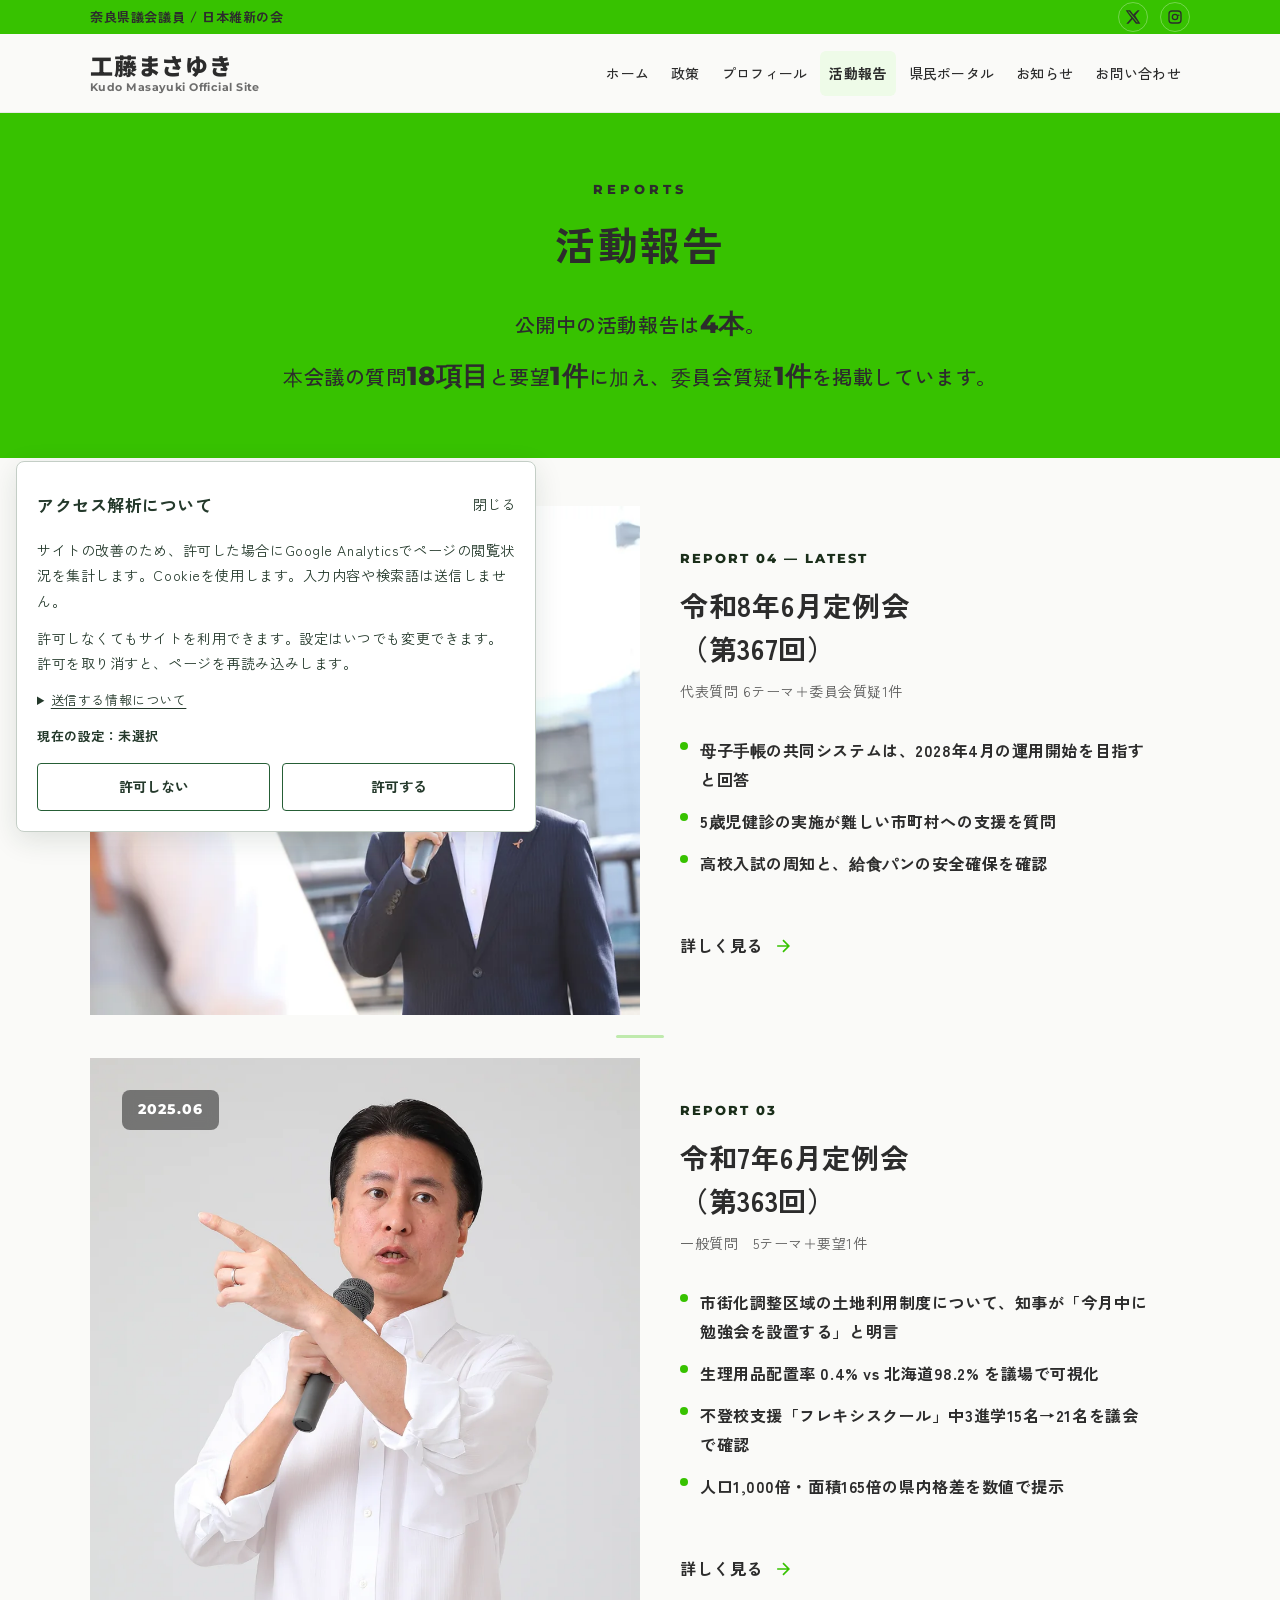
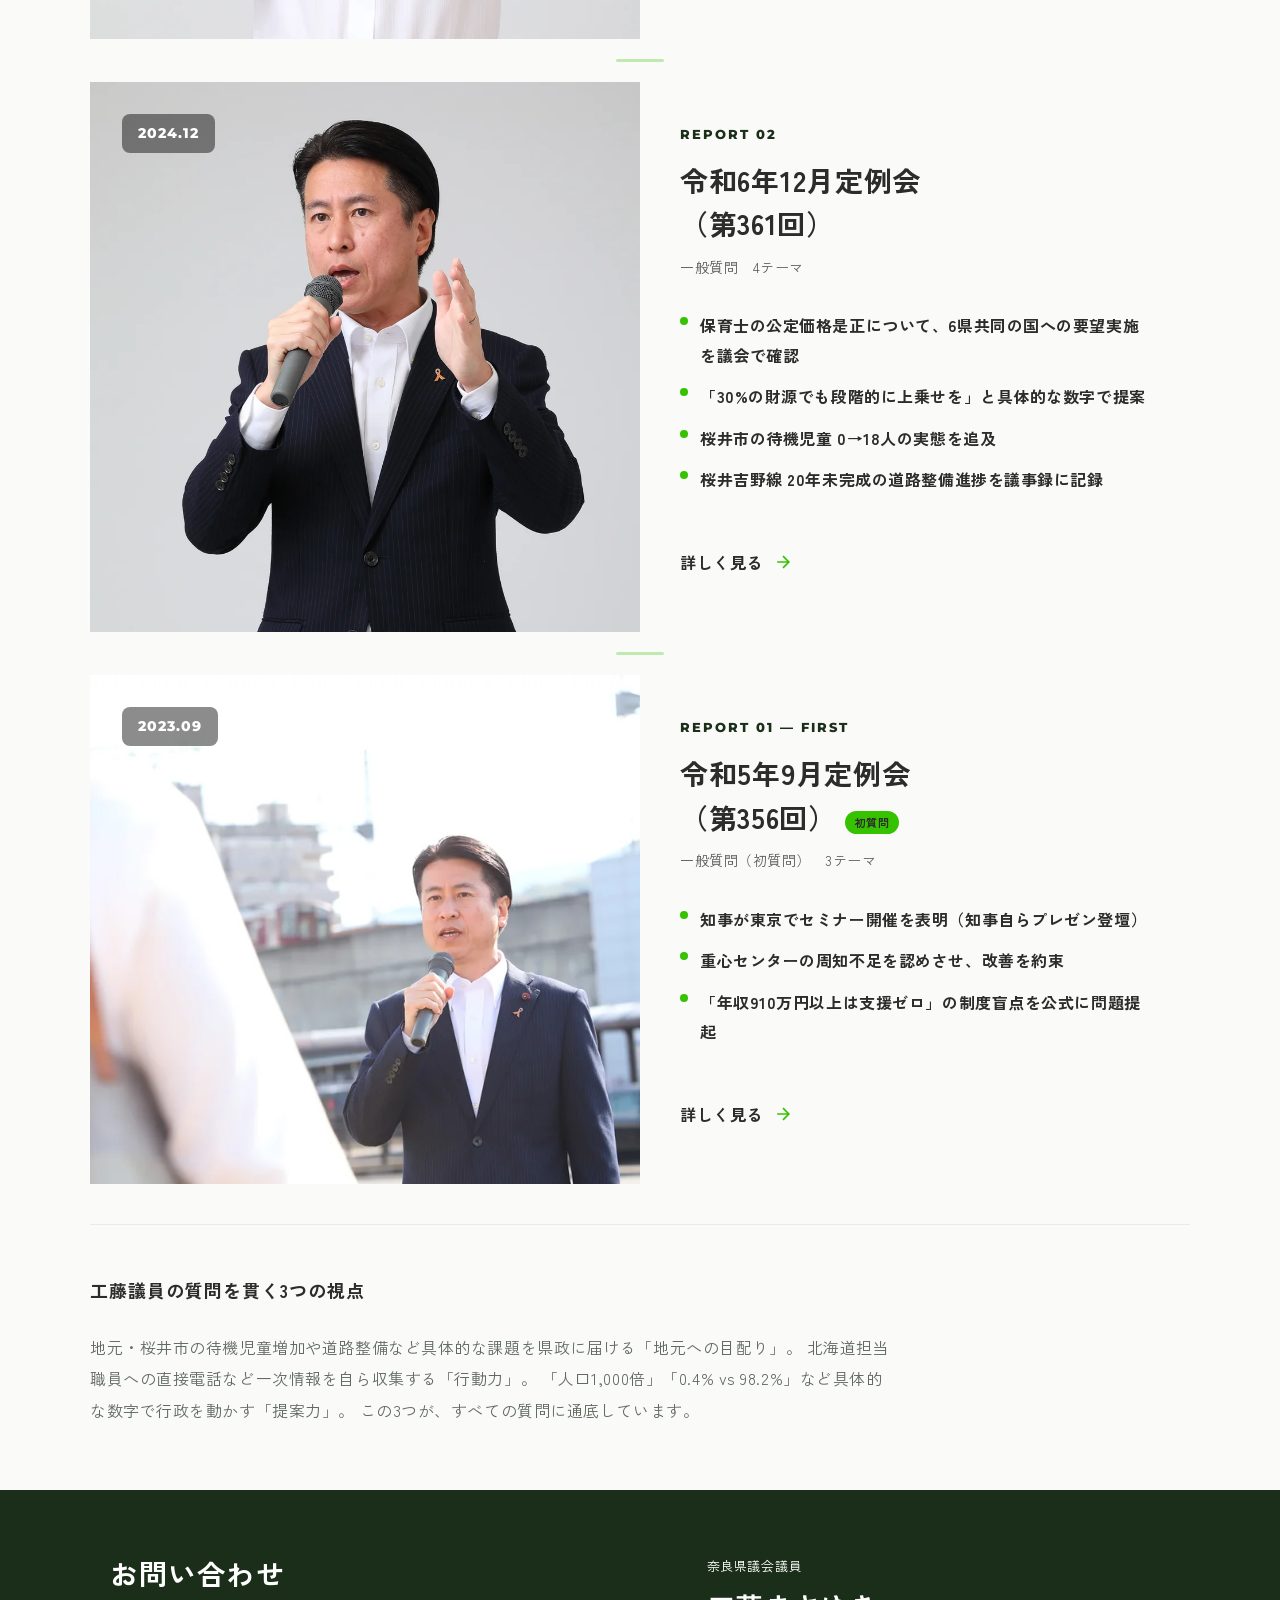
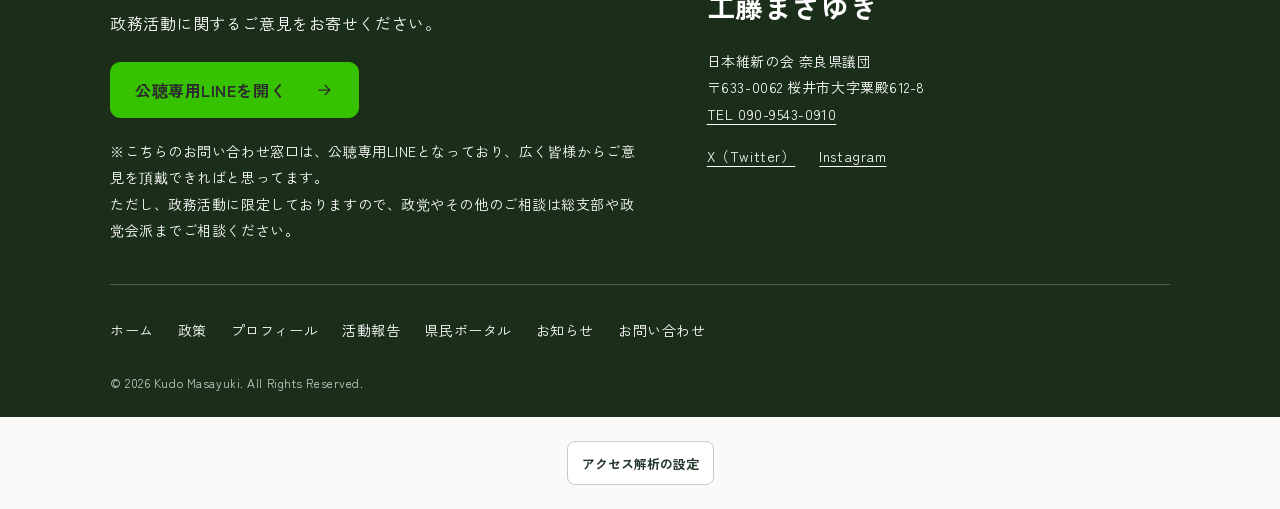
<file: reports/index.html>
<!doctype html>
<html lang="ja">
<head>
<link rel="canonical" href="https://www.masayuki-kudou.com/reports/"/>
<meta charset="utf-8"/>
<meta name="viewport" content="width=device-width,initial-scale=1"/>
<title>活動報告｜工藤まさゆき</title>
<meta name="description" content="奈良県議会議員・工藤まさゆきの活動報告。議会での質問内容と県の答弁、取り組みの経緯を紹介します。">



<style>
:root{
  --primary:#37C200;
  --bg:#FAFAF8;
  --text:#2C2C2C;
  --muted:#888;
  --font:'Noto Sans JP',sans-serif;
  --en:'Montserrat',sans-serif;
  --footer-bg:#1a2e1a;
  --ease:cubic-bezier(.16,1,.3,1);
}
*{box-sizing:border-box;margin:0}
html{scroll-behavior:smooth}
body{
  font-family:var(--font);color:var(--text);background:var(--bg);
  line-height:2.0;letter-spacing:.7px;-webkit-font-smoothing:antialiased;
}
a{color:inherit;text-decoration:none}
img{display:block;max-width:100%;height:auto}

/* ===== Layout: 3-column (shared with top page) ===== */
.layout-3col{display:block}
.sidebar{
  background:var(--primary);position:fixed;top:0;height:100vh;
  overflow:hidden;z-index:5;width:200px;
}
.sidebar--left{
  left:0;display:flex;flex-direction:column;
  align-items:center;justify-content:space-between;padding:120px 0 40px;
}
.sidebar--right{
  right:0;display:flex;align-items:center;justify-content:flex-end;flex-direction:column;
  padding:24px 0;
}
.sidebar__text{
  writing-mode:vertical-lr;font-family:var(--en);
  font-size:28px;font-weight:800;color:rgba(255,255,255,.15);
  letter-spacing:6px;text-transform:uppercase;white-space:nowrap;
}
.sidebar__label{
  writing-mode:vertical-rl;font-size:18px;font-weight:900;
  color:rgba(255,255,255,.9);letter-spacing:3px;line-height:1.6;text-align:center;
}
.sidebar__portrait{
  width:100%;height:auto;max-height:80vh;
  object-fit:contain;object-position:bottom center;opacity:1;pointer-events:none;
}
.sidebar-bubble{position:relative;z-index:2;margin:0 0 14px;margin-top:auto;flex-shrink:0}
.sidebar-bubble span{
  display:block;background:#fff;color:var(--text);
  font-size:20px;font-weight:900;letter-spacing:2px;
  padding:14px 20px;border-radius:16px;border:3px solid var(--text);
  position:relative;white-space:nowrap;writing-mode:vertical-rl;
}
.sidebar-bubble span::after{
  content:'';position:absolute;bottom:-16px;left:50%;transform:translateX(-50%);
  width:0;height:0;border-left:12px solid transparent;
  border-right:12px solid transparent;border-top:16px solid #fff;
  filter:drop-shadow(0 3px 0 var(--text));
}
.main-content{margin-left:180px;margin-right:180px;background:var(--bg)}

/* ===== Header (shared) ===== */
.topbar{height:34px;background:var(--primary);color:#fff;display:flex;align-items:center}
.topbar .wrap{max-width:1400px;margin:0 auto;padding:0 24px;width:100%;display:flex;align-items:center;justify-content:space-between}
.topbar__label{font-size:13px;font-weight:700;letter-spacing:.6px}
.topbar__social{display:flex;gap:12px}
.topbar__social a{width:30px;height:30px;border-radius:999px;display:inline-flex;align-items:center;justify-content:center;border:1px solid rgba(255,255,255,.3)}
.topbar__social svg{width:16px;height:16px;fill:#fff}

.header{
  position:sticky;top:0;z-index:50;
  background:rgba(250,250,248,.92);backdrop-filter:blur(10px);
  border-bottom:1px solid rgba(26,51,36,.08);
}
.header .wrap{
  max-width:1400px;margin:0 auto;padding:14px 24px;
  display:flex;align-items:center;justify-content:space-between;
}
.brand{display:flex;flex-direction:column;line-height:1.1}
.brand__jp{font-weight:900;font-size:24px;letter-spacing:1.2px}
.brand__en{font-family:var(--en);font-weight:700;font-size:12px;opacity:.68;margin-top:2px}
.nav{display:flex;align-items:center;gap:18px}
.nav a{font-size:15px;font-weight:500;letter-spacing:.5px;padding:10px 8px;border-radius:10px;transition:background .4s var(--ease)}
.nav a:hover{background:rgba(55,194,0,.1)}
.nav a.active{background:rgba(55,194,0,.08);font-weight:700}

/* 左右サイドバー分だけ内側に寄せる（PC/タブレット） */
@media (min-width: 1200px){
  .topbar .wrap,
  .header .wrap{
    max-width:none;
    padding-left:calc(24px + 180px);
    padding-right:calc(24px + 180px);
  }
}

/* ===== Hero ===== */
.report-hero{
  background:var(--primary);color:#fff;
  padding:100px 0 80px;text-align:center;
}
.report-hero__label{
  font-family:var(--en);font-size:13px;font-weight:800;
  letter-spacing:4px;text-transform:uppercase;opacity:.7;margin-bottom:12px;
}
.report-hero__title{
  font-size:clamp(36px,5vw,56px);font-weight:900;letter-spacing:4px;margin-bottom:24px;
}
/* 数値を見出しの一文に溶かす */
.report-hero__stats{
  font-size:clamp(16px,2vw,20px);font-weight:500;opacity:.9;
  line-height:2.0;max-width:600px;margin:0 auto;
}
.report-hero__stats strong{
  font-family:var(--en);font-weight:800;font-size:1.3em;
}

/* ===== Magazine entries ===== */
.entries{padding:0 0 40px}

.entry{
  display:grid;
  grid-template-columns:1fr 1fr;
  min-height:500px;
  overflow:hidden;
}
/* 偶数番目は左右反転 */
.entry:nth-child(even){direction:rtl}
.entry:nth-child(even) > *{direction:ltr}

.entry__photo{
  position:relative;overflow:hidden;
  background:#e0e0e0;
}
.entry__photo img{
  width:100%;height:100%;object-fit:cover;
  transition:transform .8s var(--ease);
}
.entry:hover .entry__photo img{
  transform:scale(1.04);
}
/* 定例会の日付ラベル（写真の上にオーバーレイ） */
.entry__date{
  position:absolute;top:32px;left:32px;
  font-family:var(--en);font-weight:800;font-size:14px;
  color:#fff;background:rgba(0,0,0,.45);backdrop-filter:blur(6px);
  padding:6px 16px;border-radius:8px;letter-spacing:1px;
}
.entry:nth-child(even) .entry__date{left:auto;right:32px}

.entry__body{
  display:flex;flex-direction:column;justify-content:center;
  padding:60px 56px;
}

.entry__no{
  font-family:var(--en);font-size:13px;font-weight:800;
  color:var(--primary);letter-spacing:2px;margin-bottom:12px;
}

.entry__title{
  font-size:clamp(24px,3vw,36px);font-weight:900;
  line-height:1.4;letter-spacing:1px;margin-bottom:8px;
}

.entry__meta{
  font-size:14px;color:var(--muted);margin-bottom:24px;letter-spacing:.5px;
}

/* 成果ハイライト */
.entry__highlights{
  list-style:none;padding:0;margin:0 0 32px;
}
.entry__highlights li{
  font-size:15px;font-weight:600;line-height:1.8;
  padding:6px 0;padding-left:20px;position:relative;
}
.entry__highlights li::before{
  content:'';position:absolute;left:0;top:12px;
  width:8px;height:8px;background:var(--primary);border-radius:50%;
}

/* 「詳しく見る」リンク */
.entry__link{
  display:inline-flex;align-items:center;gap:10px;
  font-size:16px;font-weight:700;color:var(--primary);
  padding:14px 0;transition:gap .3s ease;
}
.entry__link:hover{gap:16px}
.entry__link svg{
  width:20px;height:20px;stroke:var(--primary);fill:none;stroke-width:2;
  transition:transform .3s var(--ease);
}
.entry__link:hover svg{transform:translateX(4px)}

/* 初質問バッジ */
.badge{
  display:inline-block;font-size:11px;font-weight:800;
  color:#fff;background:var(--primary);padding:3px 10px;
  border-radius:20px;margin-left:8px;vertical-align:middle;letter-spacing:.5px;
}

/* ===== Divider between entries ===== */
.entry-divider{
  display:flex;align-items:center;justify-content:center;
  padding:20px 0;
}
.entry-divider span{
  width:48px;height:3px;background:var(--primary);border-radius:2px;opacity:.3;
}

/* ===== Bottom section (3つの視点 - テキストのみ) ===== */
.viewpoints-footer{
  padding:80px 56px 60px;
  border-top:1px solid rgba(0,0,0,.06);
}
.viewpoints-footer__title{
  font-size:18px;font-weight:900;margin-bottom:24px;
  letter-spacing:1px;
}
.viewpoints-footer__text{
  font-size:15px;line-height:2.2;color:var(--muted);
  max-width:800px;
}

/* ===== Footer (shared) ===== */
footer{background:var(--footer-bg);color:#fff;padding:54px 0 40px;margin-left:180px;margin-right:180px}
footer .wrap{max-width:1400px;margin:0 auto;padding:0 24px}
.footer-nav{display:flex;flex-wrap:wrap;gap:14px 18px;margin:0 0 18px}
.footer-nav a{opacity:.9;padding:8px 10px;border-radius:12px;transition:background .4s var(--ease)}
.footer-nav a:hover{background:rgba(255,255,255,.08);opacity:1}
.footer-text{opacity:.92;line-height:2.0;font-size:14px}
.footer-copy{margin-top:20px;opacity:.7;font-family:var(--en);font-weight:700;font-size:13px}

/* ===== Reveal animation ===== */
.reveal{opacity:0;transform:translateY(16px);transition:opacity .8s var(--ease),transform .8s var(--ease)}
.reveal.is-visible{opacity:1;transform:translateY(0)}

/* ===== Responsive ===== */
@media(max-width:1199px){
  .sidebar{width:120px}
  .main-content{margin-left:120px;margin-right:120px}
  .entry__body{padding:40px 36px}
  footer{margin-left:120px;margin-right:120px}
}
@media (min-width:768px) and (max-width:1199px){
  .topbar .wrap,
  .header .wrap{
    max-width:none;
    padding-left:calc(24px + 120px);
    padding-right:calc(24px + 120px);
  }
}
@media(max-width:767px){
  .sidebar{display:none}
  .main-content{margin:0}
  .nav{display:none}
  .entry{grid-template-columns:1fr;min-height:auto}
  .entry:nth-child(even){direction:ltr}
  .entry__photo{aspect-ratio:16/9}
  .entry__body{padding:32px 20px}
  .entry__date{top:16px;left:16px}
  .entry:nth-child(even) .entry__date{left:16px;right:auto}
  .viewpoints-footer{padding:48px 20px 40px}
  .report-hero{padding:60px 20px 48px}
  footer{margin-left:0;margin-right:0}
}

/* iPhone 16 基準（393px）でのSP最適化 */
@media (max-width: 430px){
  body{overflow-x:hidden}
  .topbar .wrap{padding:0 18px}
  .header .wrap{padding:12px 18px}
  .entry__body{padding:28px 18px}
  .viewpoints-footer{padding:44px 18px 36px}
  .report-hero{padding:56px 18px 44px}
  .report-hero__title{letter-spacing:2px}
}
@media(prefers-reduced-motion:reduce){
  .reveal{opacity:1;transform:none;transition:none}
  .entry__photo img{transition:none}
}
</style>
  <link rel="stylesheet" href="/assets/consent-ui.css">
  <script src="/assets/consent-ui.js" defer></script>
  <script src="/assets/analytics.js" defer></script>

<link rel="stylesheet" href="/assets/fonts/fonts.css">
<link rel="stylesheet" href="/assets/refinements.css">
<link rel="stylesheet" href="/assets/site-shell.css">
<link rel="stylesheet" href="/assets/reports-layout.css">
<script src="/assets/site-shell.js" defer></script>
<link rel="icon" href="/assets/favicon.svg" type="image/svg+xml">
</head>
<body class="report-page report-index">
<a class="skip-link" href="#main">本文へスキップ</a>

<!-- Topbar -->
<div class="topbar">
  <div class="wrap">
    <div class="topbar__label">奈良県議会議員 / 日本維新の会</div>
    <div class="topbar__social">
      <a href="https://x.com/masayuki_kudoh" target="_blank" rel="noreferrer" aria-label="X">
        <svg viewBox="0 0 24 24"><path d="M18.9 2H22l-6.8 7.8L23 22h-6.6l-5.2-6.8L5.2 22H2l7.4-8.5L1 2h6.8l4.7 6.1L18.9 2Zm-1.1 18h1.7L6.1 3.9H4.3L17.8 20Z"/></svg>
      </a>
      <a href="https://www.instagram.com/masayukikudoh/" target="_blank" rel="noreferrer" aria-label="Instagram">
        <svg viewBox="0 0 24 24"><path d="M7.5 2h9A5.5 5.5 0 0122 7.5v9A5.5 5.5 0 0116.5 22h-9A5.5 5.5 0 012 16.5v-9A5.5 5.5 0 017.5 2Zm9 2h-9A3.5 3.5 0 004 7.5v9A3.5 3.5 0 007.5 20h9a3.5 3.5 0 003.5-3.5v-9A3.5 3.5 0 0016.5 4ZM12 7a5 5 0 110 10 5 5 0 010-10Zm0 2a3 3 0 100 6 3 3 0 000-6Zm5.7-.9a1.2 1.2 0 110 2.4 1.2 1.2 0 010-2.4Z"/></svg>
      </a>
    </div>
  </div>
</div>

<!-- Header -->
<header class="header site-header">
  <div class="site-header__inner">
    <a class="brand" href="/index.html#home"><span class="brand__jp">工藤まさゆき</span><span class="brand__en">Kudo Masayuki Official Site</span></a>
    <nav class="nav site-nav" aria-label="グローバルナビゲーション"><a href="/index.html#home">ホーム</a>
<a href="/policy/index.html">政策</a>
<a href="/index.html#profile">プロフィール</a>
<a href="/reports/index.html" aria-current="page">活動報告</a>
<a href="/portal.html">県民ポータル</a>
<a href="/index.html#news">お知らせ</a>
<a href="/index.html#siteFooter">お問い合わせ</a></nav>
    <button class="menu-btn site-menu-toggle" id="menuBtn" type="button" aria-label="メニューを開く" aria-expanded="false" aria-controls="mobilePanel" hidden><span></span><span></span><span></span></button>
  </div>
  <nav class="mobile-panel site-mobile-nav" id="mobilePanel" aria-label="モバイルメニュー" hidden><div class="site-mobile-nav__inner"><a href="/index.html#home">ホーム</a>
<a href="/policy/index.html">政策</a>
<a href="/index.html#profile">プロフィール</a>
<a href="/reports/index.html" aria-current="page">活動報告</a>
<a href="/portal.html">県民ポータル</a>
<a href="/index.html#news">お知らせ</a>
<a href="/index.html#siteFooter">お問い合わせ</a></div></nav>
</header>

<!-- Single-column report archive -->
<div class="report-layout">

  <main class="main-content" id="main">

    <!-- Hero -->
    <div class="report-hero">
      <p class="report-hero__label">REPORTS</p>
      <h1 class="report-hero__title">活動報告</h1>
      <p class="report-hero__stats">公開中の活動報告は<strong>4本</strong>。<br>本会議の質問<strong>18項目</strong>と要望<strong>1件</strong>に加え、委員会質疑<strong>1件</strong>を掲載しています。</p>
    </div>

    <!-- Magazine Entries -->
    <div class="entries js-stagger">
<article class="entry reveal"><a class="entry__photo" href="2026-06.html">
          <img src="/assets/images/outdoor-speech-960.webp" alt="工藤まさゆきの議会活動（資料写真）" loading="lazy" srcset="/assets/images/outdoor-speech-480.webp 480w, /assets/images/outdoor-speech-960.webp 960w, /assets/images/outdoor-speech-1600.webp 1600w" sizes="(max-width: 1023px) 100vw, (max-width: 1199px) 50vw, 550px" decoding="async"/>
          <span class="entry__date">2026.06</span>
        </a><div class="entry__body"><p class="entry__no">REPORT 04 — LATEST</p><h2 class="entry__title"><a href="2026-06.html">令和8年6月定例会<br>（第367回）</a></h2><p class="entry__meta">代表質問 6テーマ＋委員会質疑1件</p><ul class="entry__highlights"><li>母子手帳の共同システムは、2028年4月の運用開始を目指すと回答</li><li>5歳児健診の実施が難しい市町村への支援を質問</li><li>高校入試の周知と、給食パンの安全確保を確認</li></ul><a class="entry__link" href="2026-06.html">詳しく見る<svg viewBox="0 0 24 24" aria-hidden="true"><path d="M5 12h14M12 5l7 7-7 7"/></svg></a></div></article><div class="entry-divider" aria-hidden="true"><span></span></div>

      <!-- Entry 1: 令和7年6月 (Latest) -->
      <article class="entry reveal">
        <a class="entry__photo" href="2025-06.html">
          <img src="/assets/images/speech-point-960.webp" alt="令和7年6月定例会" loading="lazy" srcset="/assets/images/speech-point-480.webp 480w, /assets/images/speech-point-960.webp 960w, /assets/images/speech-point-1600.webp 1600w" sizes="(max-width: 1023px) 100vw, (max-width: 1199px) 50vw, 550px" decoding="async"/>
          <span class="entry__date">2025.06</span>
        </a>
        <div class="entry__body">
          <p class="entry__no">REPORT 03</p>
          <h2 class="entry__title"><a href="2025-06.html">令和7年6月定例会<br>（第363回）</a></h2>
          <p class="entry__meta">一般質問　5テーマ＋要望1件</p>
          <ul class="entry__highlights">
            <li>市街化調整区域の土地利用制度について、知事が「今月中に勉強会を設置する」と明言</li>
            <li>生理用品配置率 0.4% vs 北海道98.2% を議場で可視化</li>
            <li>不登校支援「フレキシスクール」中3進学15名→21名を議会で確認</li>
            <li>人口1,000倍・面積165倍の県内格差を数値で提示</li>
          </ul>
          <a class="entry__link" href="2025-06.html">
            詳しく見る
            <svg viewBox="0 0 24 24"><path d="M5 12h14M12 5l7 7-7 7"/></svg>
          </a>
        </div>
      </article>

      <div class="entry-divider"><span></span></div>

      <!-- Entry 2: 令和6年12月 -->
      <article class="entry reveal">
        <a class="entry__photo" href="2024-12.html">
          <img src="/assets/images/speech-mic-960.webp" alt="令和6年12月定例会" loading="lazy" srcset="/assets/images/speech-mic-480.webp 480w, /assets/images/speech-mic-960.webp 960w, /assets/images/speech-mic-1600.webp 1600w" sizes="(max-width: 1023px) 100vw, (max-width: 1199px) 50vw, 550px" decoding="async"/>
          <span class="entry__date">2024.12</span>
        </a>
        <div class="entry__body">
          <p class="entry__no">REPORT 02</p>
          <h2 class="entry__title"><a href="2024-12.html">令和6年12月定例会<br>（第361回）</a></h2>
          <p class="entry__meta">一般質問　4テーマ</p>
          <ul class="entry__highlights">
            <li>保育士の公定価格是正について、6県共同の国への要望実施を議会で確認</li>
            <li>「30%の財源でも段階的に上乗せを」と具体的な数字で提案</li>
            <li>桜井市の待機児童 0→18人の実態を追及</li>
            <li>桜井吉野線 20年未完成の道路整備進捗を議事録に記録</li>
          </ul>
          <a class="entry__link" href="2024-12.html">
            詳しく見る
            <svg viewBox="0 0 24 24"><path d="M5 12h14M12 5l7 7-7 7"/></svg>
          </a>
        </div>
      </article>

      <div class="entry-divider"><span></span></div>

      <!-- Entry 3: 令和5年9月 (初質問) -->
      <article class="entry reveal">
        <a class="entry__photo" href="2023-09.html">
          <img src="/assets/images/outdoor-speech-960.webp" alt="令和5年9月定例会" loading="lazy" srcset="/assets/images/outdoor-speech-480.webp 480w, /assets/images/outdoor-speech-960.webp 960w, /assets/images/outdoor-speech-1600.webp 1600w" sizes="(max-width: 1023px) 100vw, (max-width: 1199px) 50vw, 550px" decoding="async"/>
          <span class="entry__date">2023.09</span>
        </a>
        <div class="entry__body">
          <p class="entry__no">REPORT 01 — FIRST</p>
          <h2 class="entry__title"><a href="2023-09.html">令和5年9月定例会<br>（第356回）<span class="badge">初質問</span></a></h2>
          <p class="entry__meta">一般質問（初質問）　3テーマ</p>
          <ul class="entry__highlights">
            <li>知事が東京でセミナー開催を表明（知事自らプレゼン登壇）</li>
            <li>重心センターの周知不足を認めさせ、改善を約束</li>
            <li>「年収910万円以上は支援ゼロ」の制度盲点を公式に問題提起</li>
          </ul>
          <a class="entry__link" href="2023-09.html">
            詳しく見る
            <svg viewBox="0 0 24 24"><path d="M5 12h14M12 5l7 7-7 7"/></svg>
          </a>
        </div>
      </article>

    </div>

    <!-- 3つの視点（テキストのみ・控えめに） -->
    <div class="viewpoints-footer">
      <h2 class="viewpoints-footer__title">工藤議員の質問を貫く3つの視点</h2>
      <p class="viewpoints-footer__text">
        地元・桜井市の待機児童増加や道路整備など具体的な課題を県政に届ける「地元への目配り」。
        北海道担当職員への直接電話など一次情報を自ら収集する「行動力」。
        「人口1,000倍」「0.4% vs 98.2%」など具体的な数字で行政を動かす「提案力」。
        この3つが、すべての質問に通底しています。
      </p>
    </div>

  </main>
</div>

<!-- Footer -->
<footer class="site-footer" id="siteFooter">
  <div class="site-footer__inner">
    <div class="site-footer__contact">
      <h2>お問い合わせ</h2>
      <p>政務活動に関するご意見をお寄せください。</p>
      <a class="site-line-button" aria-label="公聴専用LINEを開く（新しいタブで開きます）" href="https://lin.ee/6mbk8Gl" target="_blank" rel="noopener noreferrer" aria-describedby="lineNotice">公聴専用LINEを開く<svg viewBox="0 0 24 24" aria-hidden="true"><path d="M5 12h14m-6-6 6 6-6 6"/></svg></a>
      <p class="site-footer__notice" id="lineNotice">※こちらのお問い合わせ窓口は、公聴専用LINEとなっており、広く皆様からご意見を頂戴できればと思ってます。<br>ただし、政務活動に限定しておりますので、政党やその他のご相談は総支部や政党会派までご相談ください。</p>
    </div>
    <div class="site-footer__office">
      <p class="site-footer__role">奈良県議会議員</p><p class="site-footer__name">工藤まさゆき</p>
      <p>日本維新の会 奈良県議団<br>〒633-0062 桜井市大字粟殿612-8<br><a href="tel:09095430910">TEL 090-9543-0910</a></p>
      <div class="site-footer__social"><a href="https://x.com/masayuki_kudoh" target="_blank" rel="noopener noreferrer">X（Twitter）</a><a href="https://www.instagram.com/masayukikudoh/" target="_blank" rel="noopener noreferrer">Instagram</a></div>
    </div>
    <nav class="site-footer__nav" aria-label="フッターナビゲーション"><a href="/index.html#home">ホーム</a>
<a href="/policy/index.html">政策</a>
<a href="/index.html#profile">プロフィール</a>
<a href="/reports/index.html">活動報告</a>
<a href="/portal.html">県民ポータル</a>
<a href="/index.html#news">お知らせ</a>
<a href="/index.html#siteFooter">お問い合わせ</a></nav>
    <p class="site-footer__copyright">© 2026 Kudo Masayuki. All Rights Reserved.</p>
  </div>
</footer>



<script>
(function(){
  if(window.matchMedia&&window.matchMedia('(prefers-reduced-motion:reduce)').matches)return;
  var io=new IntersectionObserver(function(entries){
    entries.forEach(function(e){if(e.isIntersecting){e.target.classList.add('is-visible');io.unobserve(e.target)}})
  },{threshold:.12,rootMargin:'0px 0px -6% 0px'});
  document.querySelectorAll('.reveal').forEach(function(el){io.observe(el)});
})();
</script>
</body>
</html>
</file>
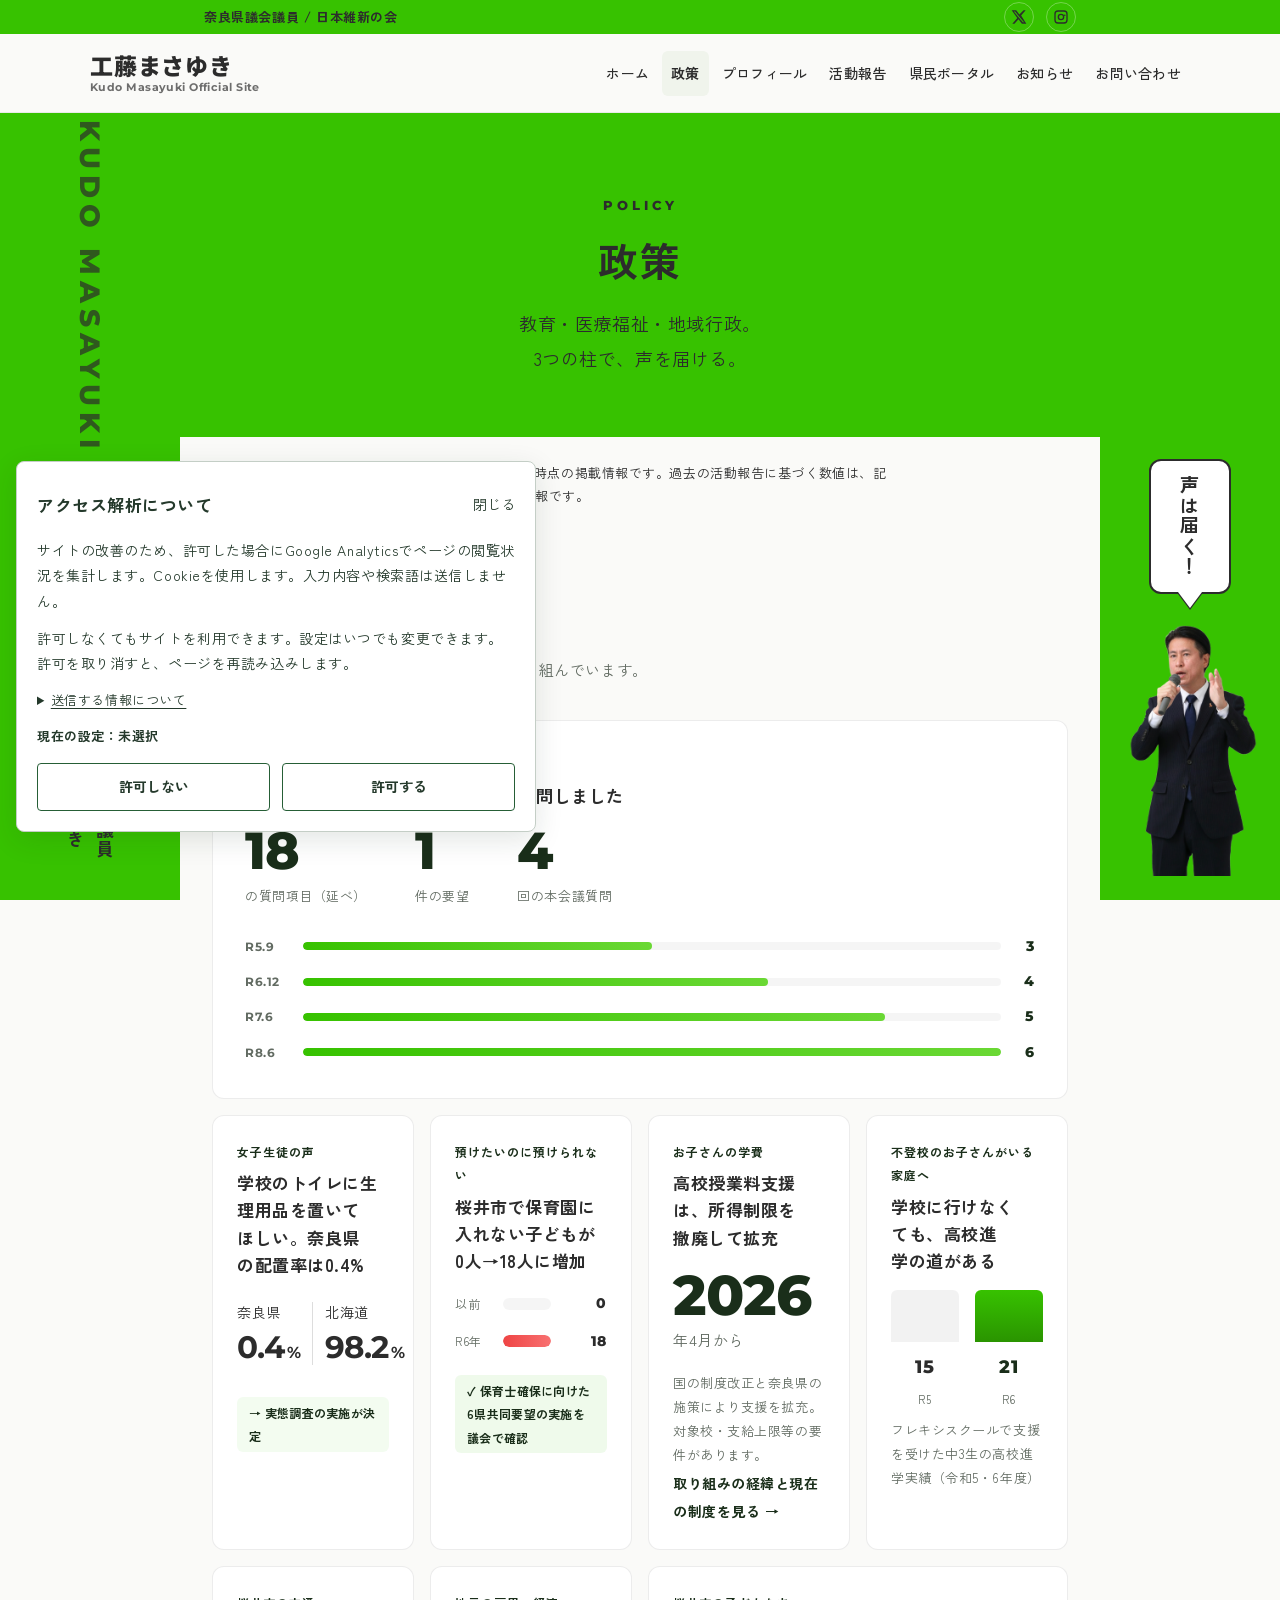
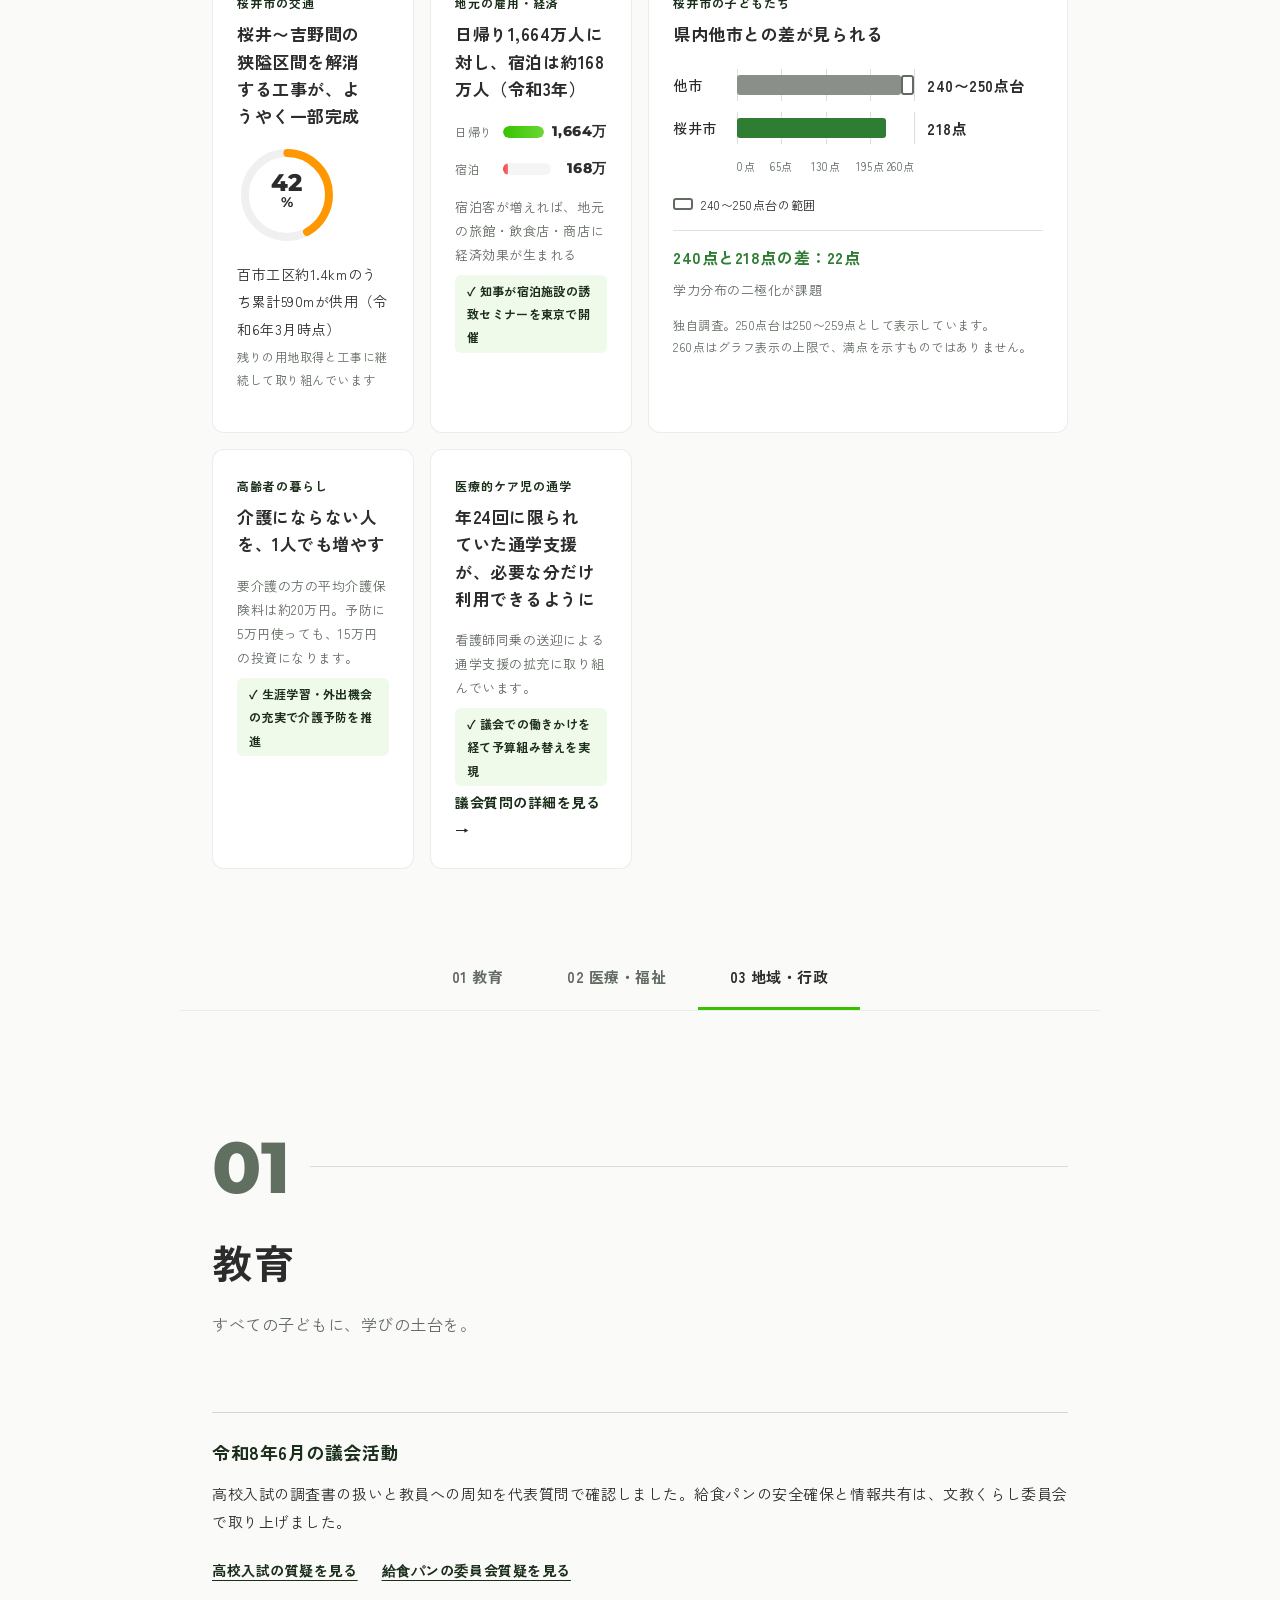
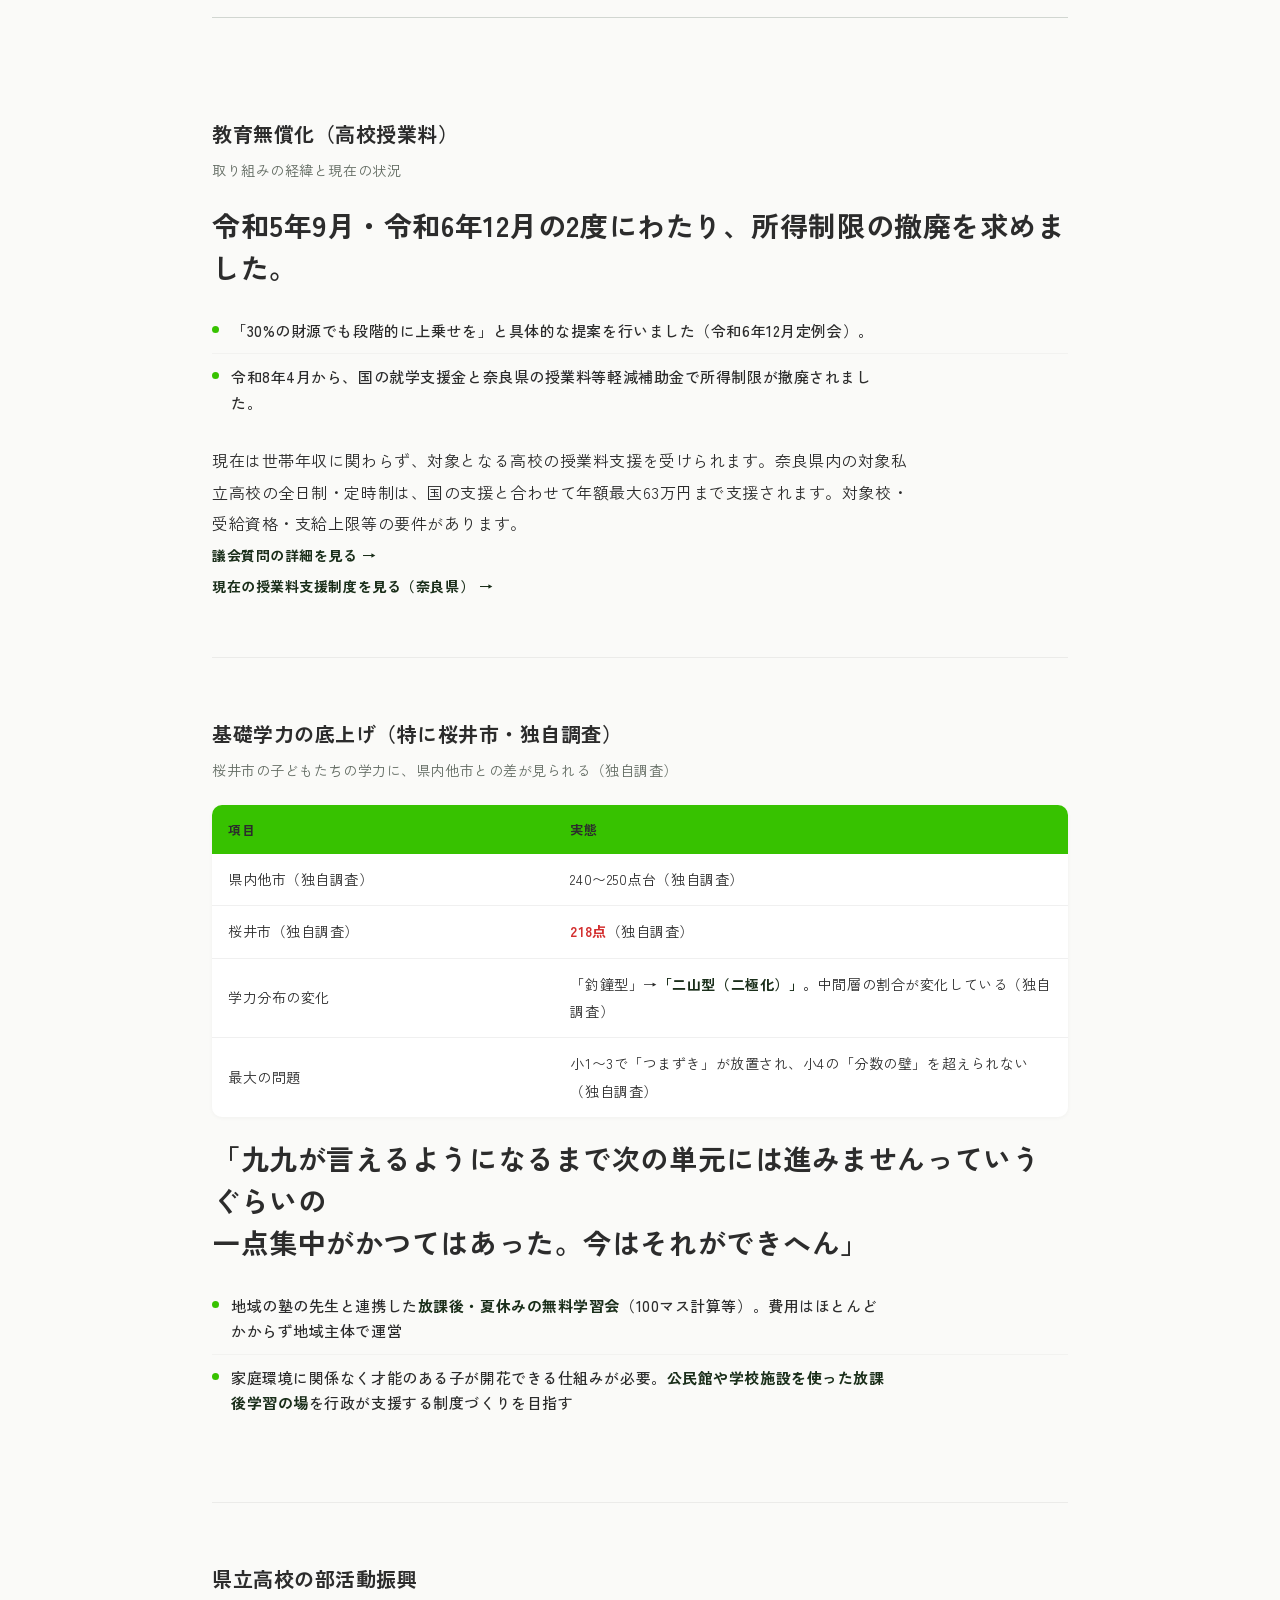
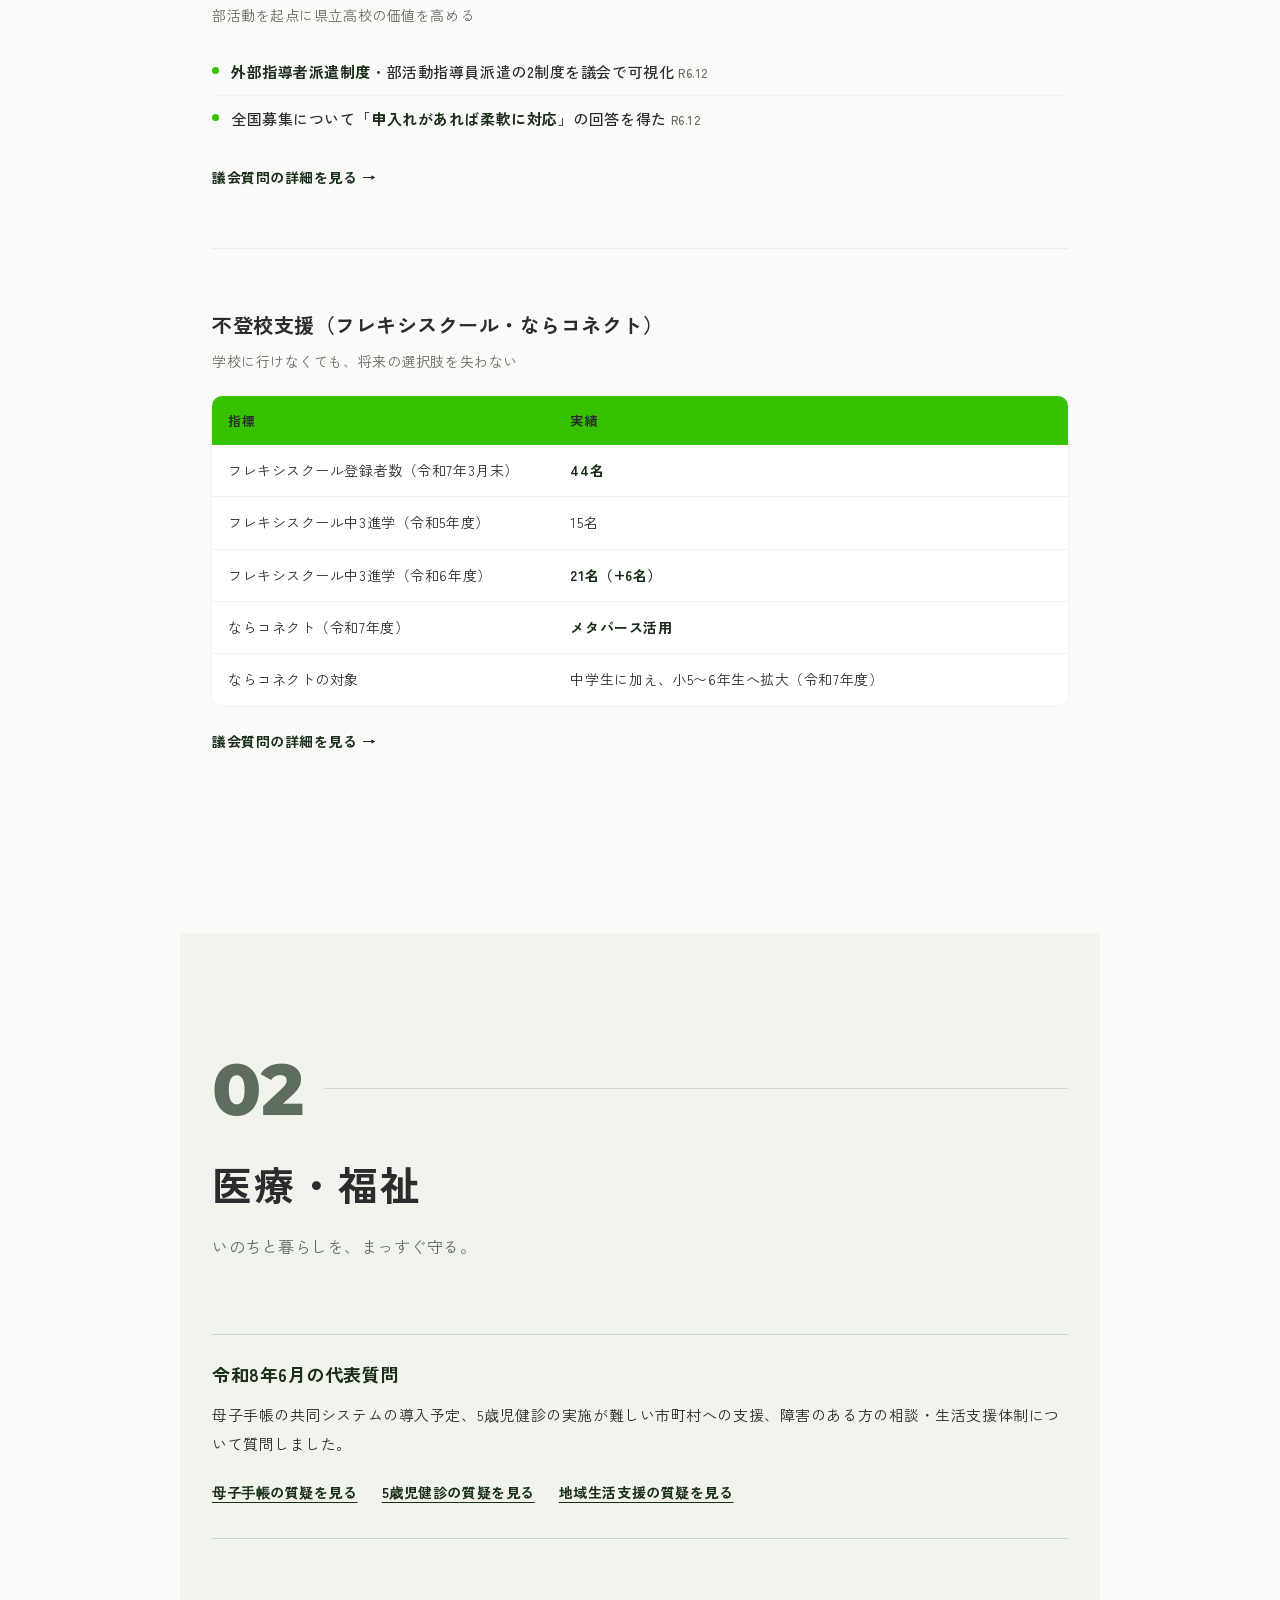
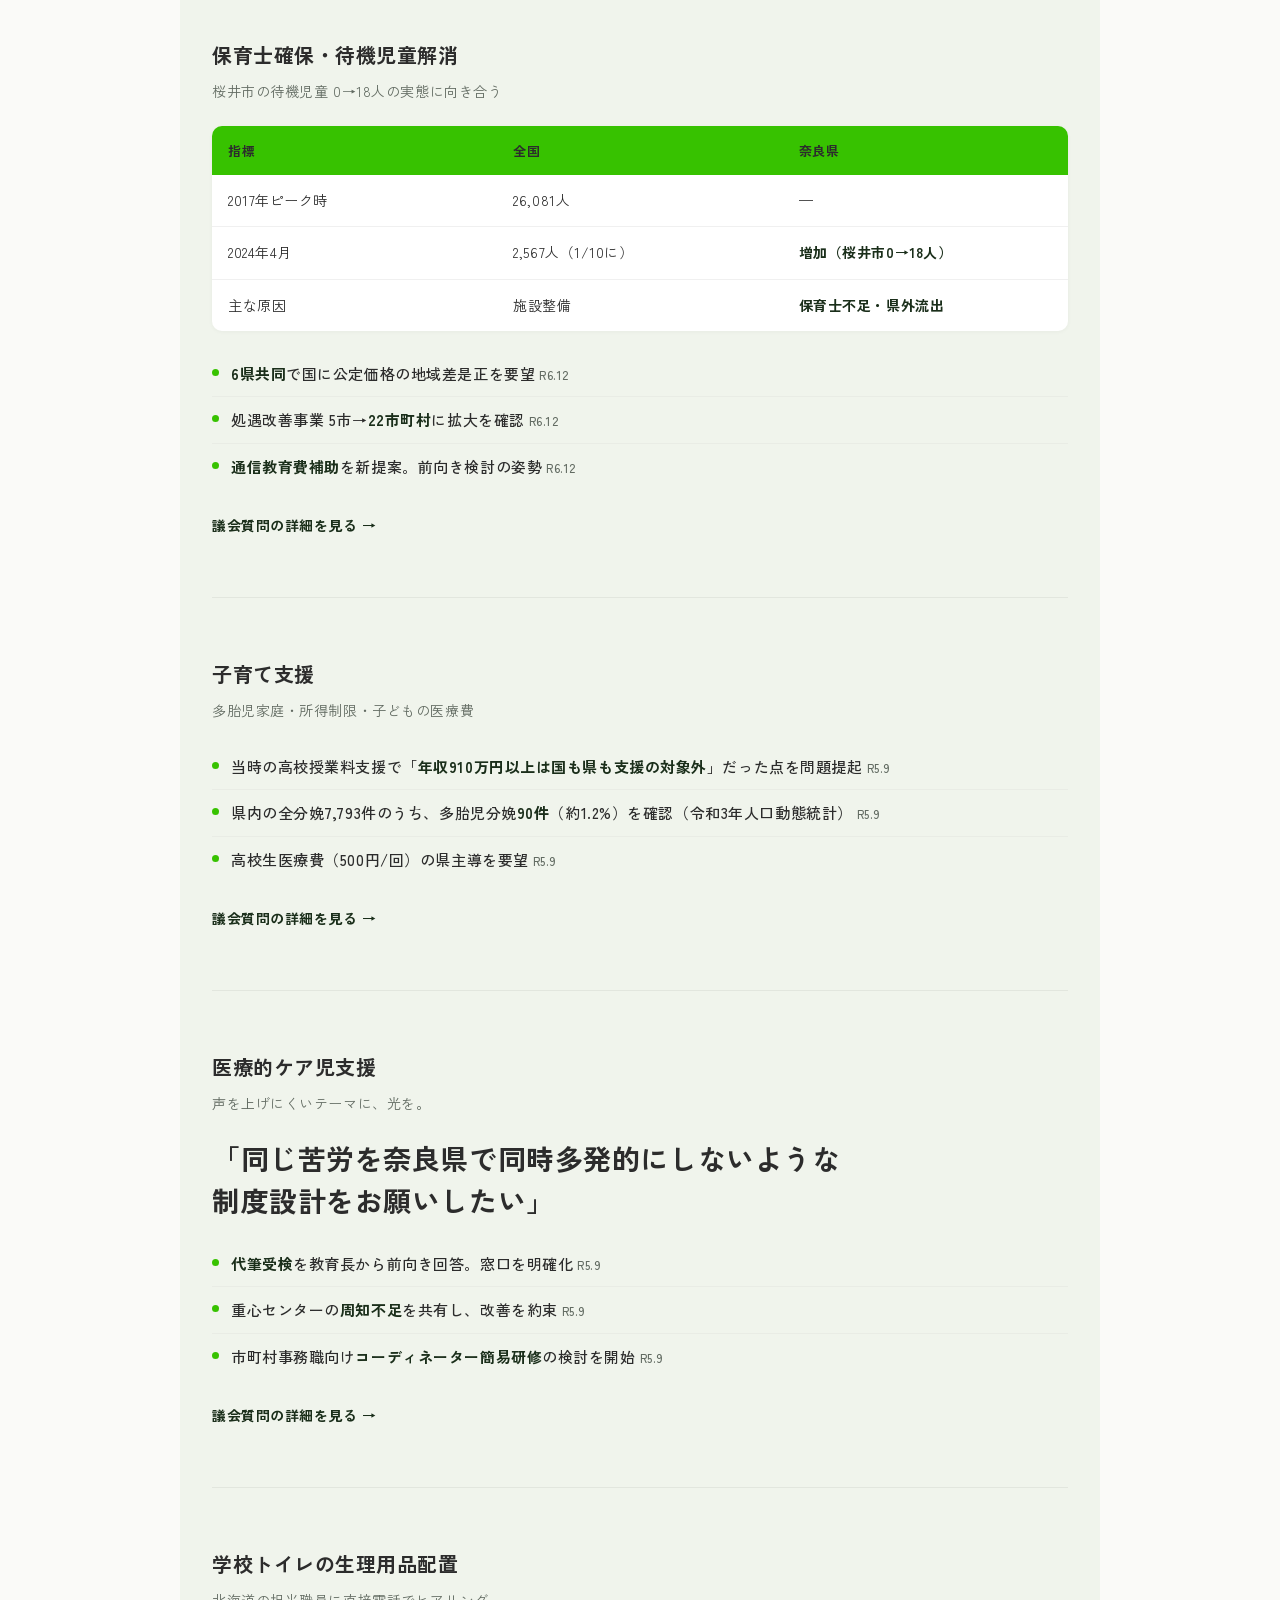
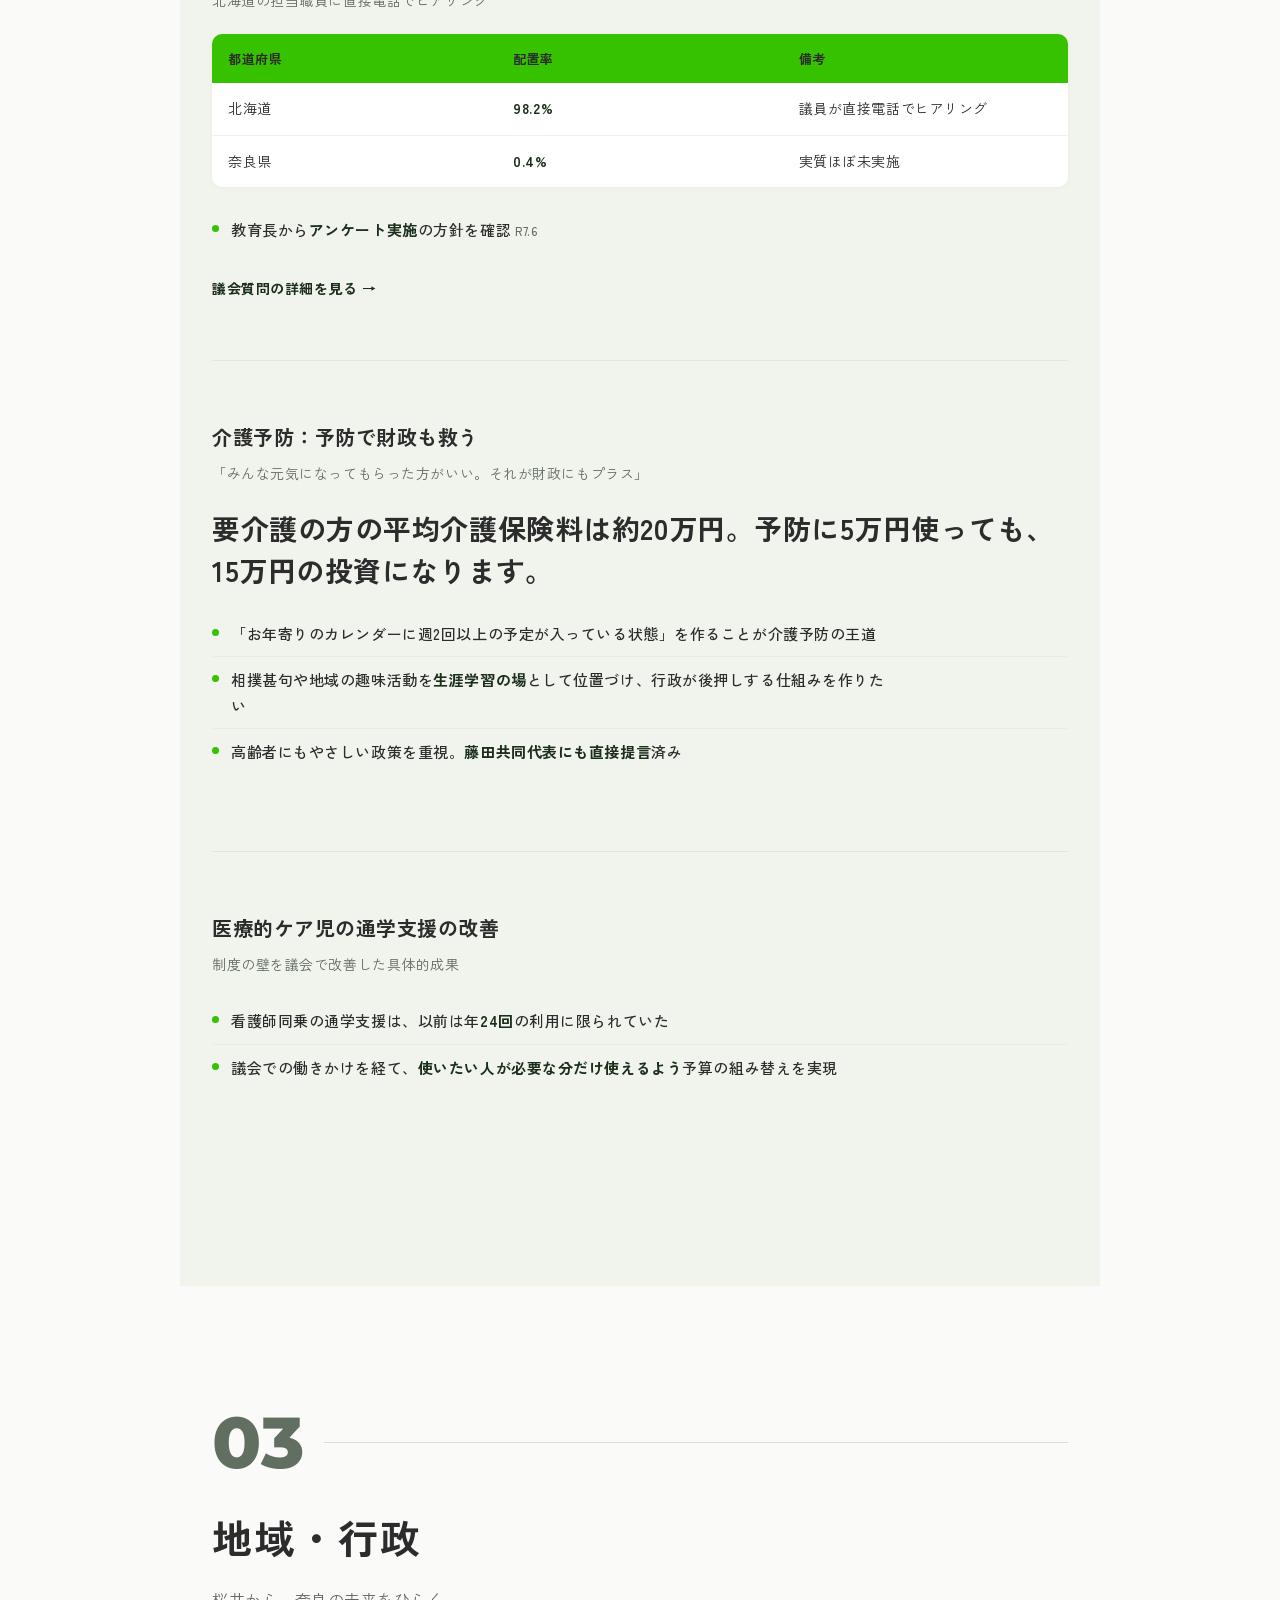
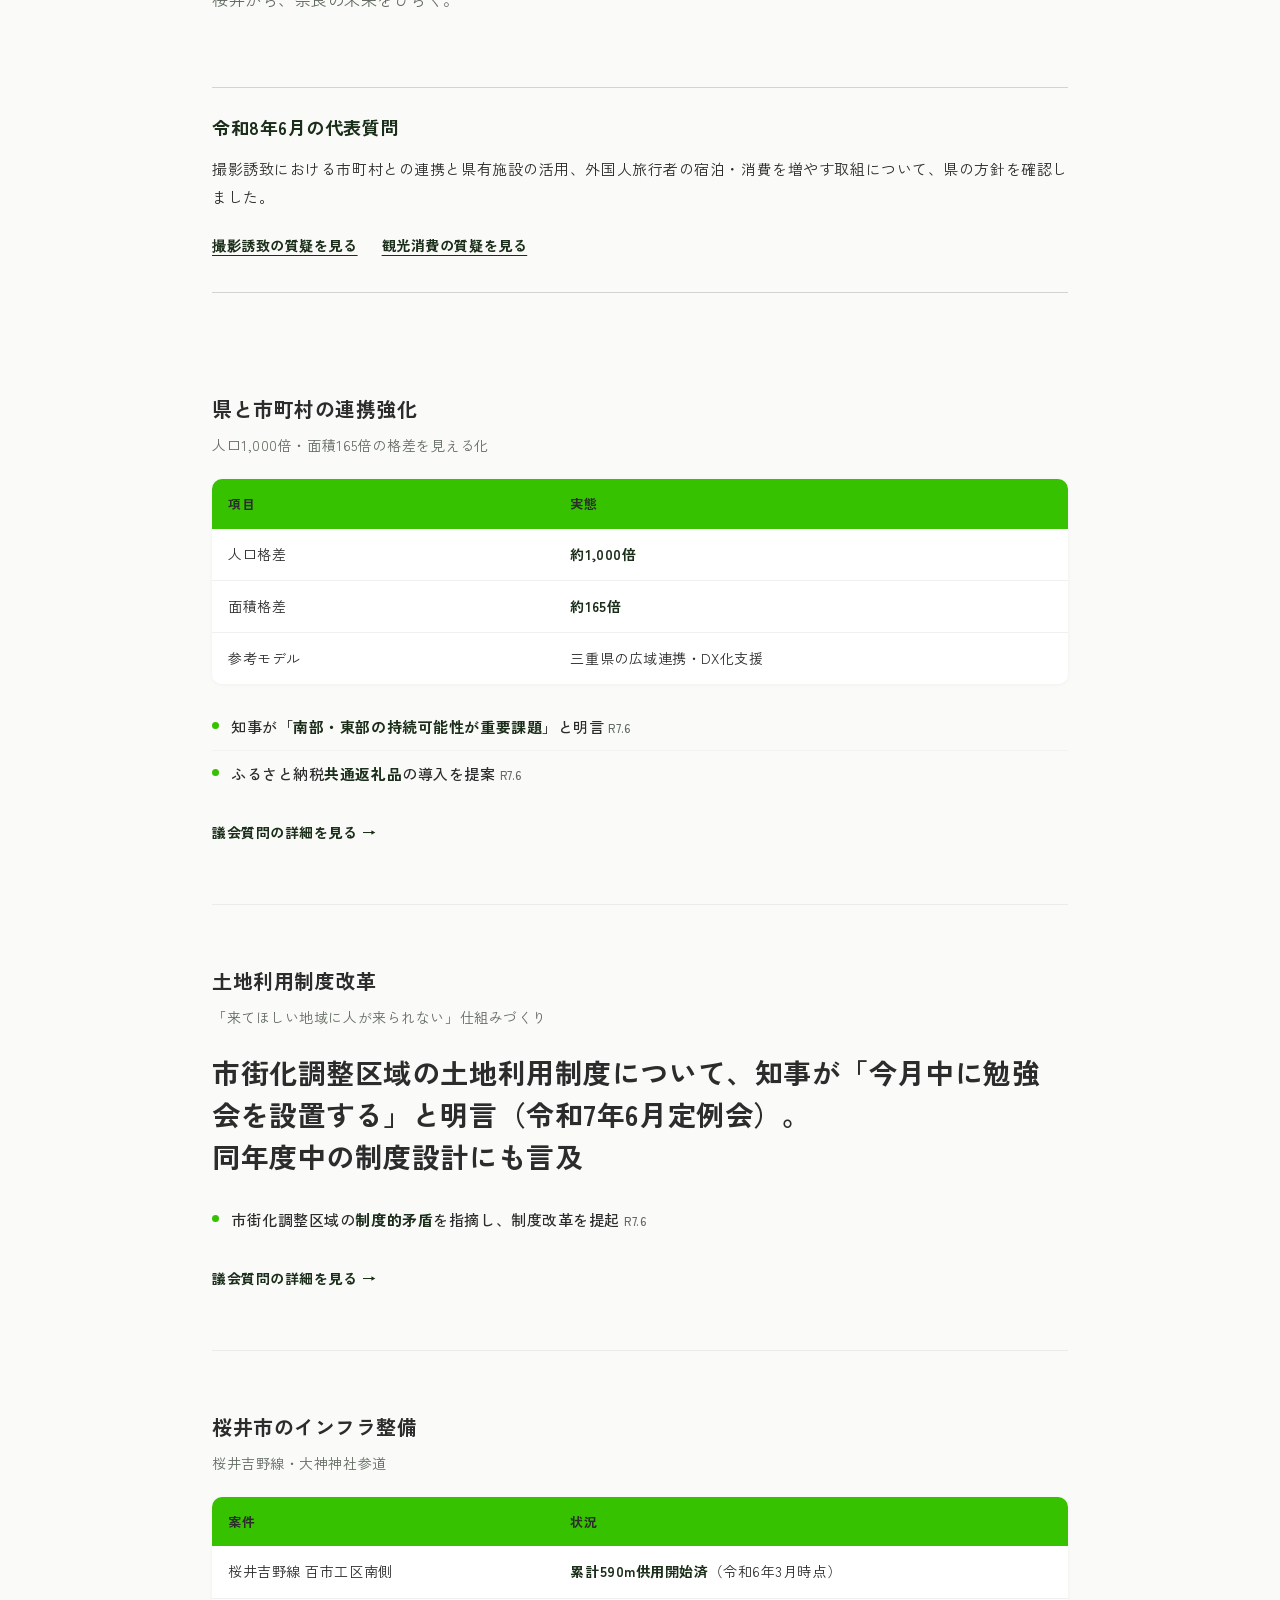
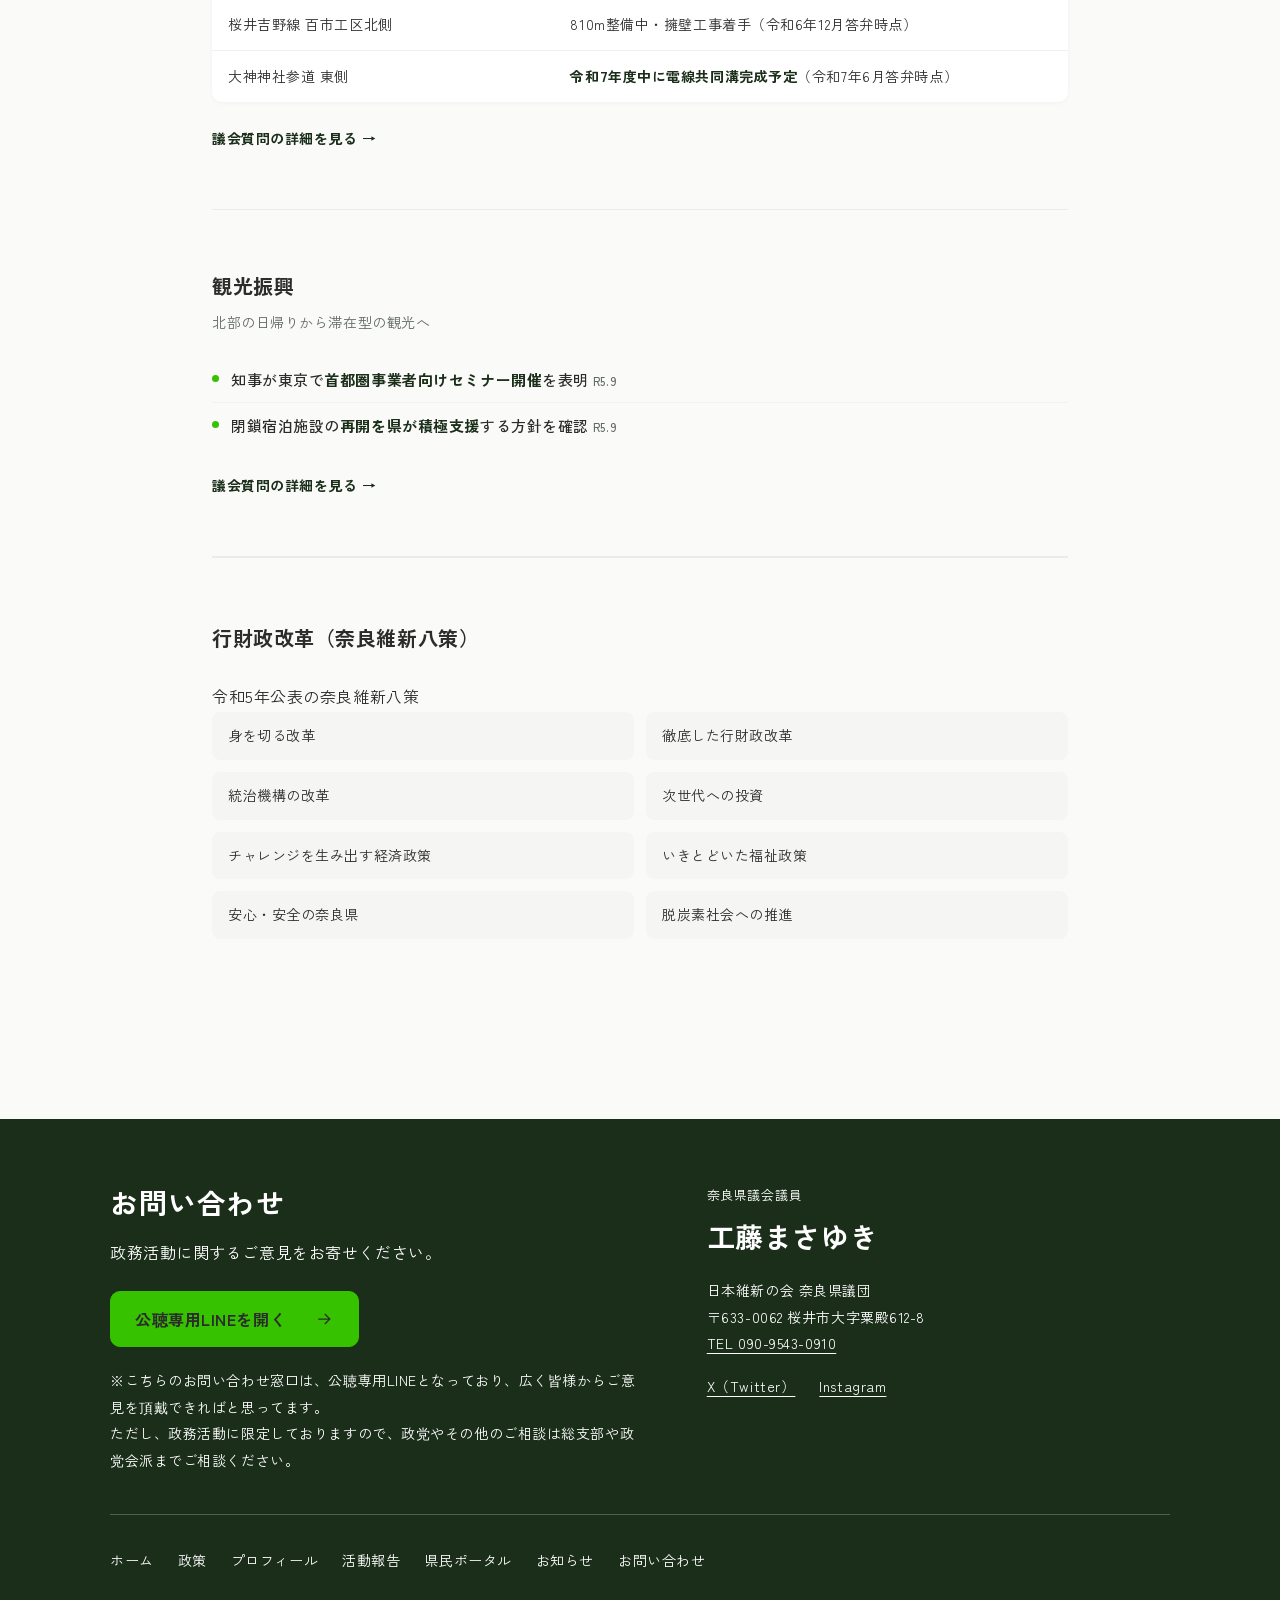
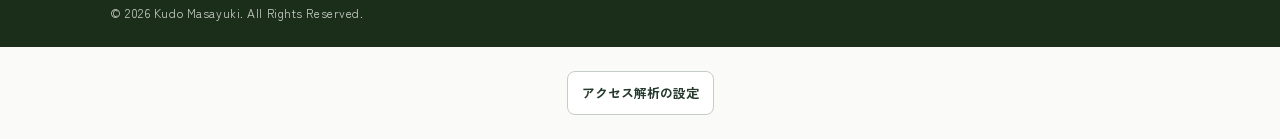
<file: policy-page.html>
<!doctype html>
<html lang="ja">
<head>
<link rel="canonical" href="https://www.masayuki-kudou.com/policy/"/>
<meta charset="utf-8"/>
<meta name="viewport" content="width=device-width,initial-scale=1"/>
<title>政策｜工藤まさゆき</title>
<meta name="description" content="奈良県議会議員・工藤まさゆきの政策。教育、医療・福祉、地域・行政の取り組みと議会での質問・成果を紹介します。">



<style>
:root{
  --primary:#37C200;
  --bg:#FAFAF8;
  --bg-light:#F0F4EC;
  --text:#2C2C2C;
  --muted:#888;
  --font:'Noto Sans JP',sans-serif;
  --en:'Montserrat',sans-serif;
  --footer-bg:#1a2e1a;
  --ease:cubic-bezier(.16,1,.3,1);
}
*{box-sizing:border-box;margin:0}
html{scroll-behavior:smooth}
body{font-family:var(--font);color:var(--text);background:var(--bg);line-height:2.0;letter-spacing:.7px;-webkit-font-smoothing:antialiased}
a{color:inherit;text-decoration:none}
img{display:block;max-width:100%;height:auto}

/* ===== Shared Layout ===== */
.layout-3col{display:block}
.sidebar{background:var(--primary);position:fixed;top:0;height:100vh;overflow:hidden;z-index:5;width:180px}
.sidebar--left{left:0;display:flex;flex-direction:column;align-items:center;justify-content:space-between;padding:120px 0 40px}
.sidebar--right{right:0;display:flex;flex-direction:column;align-items:center;justify-content:flex-end;padding:24px 0}
.sidebar__text{writing-mode:vertical-lr;font-family:var(--en);font-size:28px;font-weight:800;color:rgba(255,255,255,.15);letter-spacing:6px;text-transform:uppercase;white-space:nowrap}
.sidebar__label{writing-mode:vertical-rl;font-size:18px;font-weight:900;color:rgba(255,255,255,.9);letter-spacing:3px;line-height:1.6;text-align:center}
.sidebar__portrait{width:100%;height:auto;max-height:80vh;object-fit:contain;object-position:bottom center;opacity:1;pointer-events:none;margin-top:auto}
.sidebar__portrait{margin-top:0}
.sidebar-bubble{position:relative;z-index:2;margin:0 0 14px;margin-top:auto;flex-shrink:0}
.sidebar-bubble span{display:block;background:#fff;color:var(--text);font-size:20px;font-weight:900;letter-spacing:2px;padding:14px 20px;border-radius:16px;border:3px solid var(--text);position:relative;white-space:nowrap;writing-mode:vertical-rl}
.sidebar-bubble span::after{content:'';position:absolute;bottom:-16px;left:50%;transform:translateX(-50%);width:0;height:0;border-left:12px solid transparent;border-right:12px solid transparent;border-top:16px solid #fff;filter:drop-shadow(0 3px 0 var(--text))}
.main-content{margin-left:180px;margin-right:180px;background:var(--bg)}
.container{max-width:1100px;margin:0 auto;padding:0 32px}

/* ===== Header ===== */
.topbar{height:34px;background:var(--primary);color:#fff;display:flex;align-items:center}
.topbar .wrap{max-width:1400px;margin:0 auto;padding:0 24px;width:100%;display:flex;align-items:center;justify-content:space-between}
.topbar__label{font-size:13px;font-weight:700;letter-spacing:.6px}
.topbar__social{display:flex;gap:12px}
.topbar__social a{width:30px;height:30px;border-radius:999px;display:inline-flex;align-items:center;justify-content:center;border:1px solid rgba(255,255,255,.3)}
.topbar__social svg{width:16px;height:16px;fill:#fff}
.header{position:sticky;top:0;z-index:50;background:rgba(250,250,248,.92);backdrop-filter:blur(10px);border-bottom:1px solid rgba(26,51,36,.08)}
.header .wrap{max-width:1400px;margin:0 auto;padding:14px 24px;display:flex;align-items:center;justify-content:space-between}
.brand{display:flex;flex-direction:column;line-height:1.1}
.brand__jp{font-weight:900;font-size:24px;letter-spacing:1.2px}
.brand__en{font-family:var(--en);font-weight:700;font-size:12px;opacity:.68;margin-top:2px}
.nav{display:flex;align-items:center;gap:18px}
.nav a{font-size:15px;font-weight:500;letter-spacing:.5px;padding:10px 8px;border-radius:10px;transition:background .4s var(--ease)}
.nav a:hover{background:rgba(55,194,0,.1)}
.nav a.active{background:rgba(55,194,0,.08);font-weight:700}

/* 左右サイドバー分だけ内側に寄せる（PC/タブレット） */
@media (min-width: 1200px){
  .topbar .wrap,
  .header .wrap{
    max-width:none;
    padding-left:calc(24px + 180px);
    padding-right:calc(24px + 180px);
  }
}

/* ===== Hero ===== */
.policy-hero{background:var(--primary);color:#fff;padding:80px 0 60px;text-align:center}
.policy-hero__label{font-family:var(--en);font-size:13px;font-weight:800;letter-spacing:4px;text-transform:uppercase;opacity:.7;margin-bottom:12px}
.policy-hero__title{font-size:clamp(36px,5vw,56px);font-weight:900;letter-spacing:4px;margin-bottom:16px}
.policy-hero__sub{font-size:clamp(15px,2vw,18px);opacity:.85;max-width:600px;margin:0 auto}

/* ===== Dashboard v5 (Light Theme + SVG Charts) ===== */
.dash-v4{background:var(--bg);padding:clamp(48px,6vw,80px) 0}
.dv4-container{max-width:1100px;margin:0 auto;padding:0 32px}
.dv4-header{margin-bottom:36px}
.dv4-header__title{font-size:clamp(24px,3vw,32px);font-weight:900;color:var(--text);letter-spacing:1px;margin:0 0 8px}
.dv4-header__sub{font-size:15px;color:var(--muted);margin:0}
.dv4-grid{display:grid;grid-template-columns:repeat(4,1fr);gap:16px}
.dv4-card{background:#fff;border:1px solid rgba(0,0,0,.06);border-radius:16px;padding:24px;color:var(--text);box-shadow:0 1px 3px rgba(0,0,0,.04),0 4px 12px rgba(0,0,0,.03);transition:transform .4s var(--ease),box-shadow .4s ease,border-color .3s ease}
.dv4-card:hover{transform:translateY(-3px);box-shadow:0 2px 6px rgba(0,0,0,.05),0 12px 32px rgba(0,0,0,.05);border-color:rgba(55,194,0,.15)}
.dv4-card--wide{grid-column:span 2}
.dv4-card--hero{grid-column:span 4;padding:32px;border-left:4px solid var(--primary)}
.dv4-card__cat{font-size:12px;font-weight:800;letter-spacing:1px;color:var(--primary);margin:0 0 6px}
.dv4-card__cat--green{color:var(--primary)}
.dv4-card__cat--blue{color:var(--primary)}
.dv4-card__cat--orange{color:var(--primary)}
.dv4-card__title{font-size:15px;font-weight:700;color:var(--text);margin:0 0 16px;line-height:1.6}
.dv4-card__note{font-size:12px;color:var(--muted);margin:8px 0 0}
.dv4-hero-nums{display:flex;gap:clamp(24px,4vw,48px);margin-bottom:24px;flex-wrap:wrap}
.dv4-hero-num{display:flex;flex-direction:column}
.dv4-num{font-family:var(--en);font-weight:800;line-height:1;letter-spacing:-1px}
.dv4-num--hero{font-size:52px;color:var(--primary)}
.dv4-num--xl{font-size:56px;color:var(--primary)}
.dv4-num--lg{font-size:44px;color:var(--text)}
.dv4-num-plus{font-size:28px;color:var(--muted)}
.dv4-num-label{font-size:13px;color:var(--muted);margin-top:6px}
.dv4-num-suffix{font-size:15px;color:var(--muted);margin-top:8px}
.dv4-big-num-wrap{margin:8px 0 16px}
.dv4-mini-bars{display:flex;flex-direction:column;gap:8px}
.dv4-mini-bar{display:flex;align-items:center;gap:10px}
.dv4-mini-bar__label{font-family:var(--en);font-size:12px;font-weight:700;color:var(--muted);width:48px;flex-shrink:0}
.dv4-mini-bar__track{flex:1;height:8px;background:rgba(0,0,0,.04);border-radius:4px;overflow:hidden}
.dv4-mini-bar__track span{display:block;height:100%;background:linear-gradient(90deg,var(--primary),#6AD834);border-radius:4px;transition:width 1.5s var(--ease)}
.dv4-mini-bar__val{font-family:var(--en);font-size:14px;font-weight:800;color:var(--primary);width:24px;text-align:right}
.dv4-donut-wrap{display:flex;justify-content:center;gap:24px;margin:8px 0 16px}
.dv4-donut-item{text-align:center}
.dv4-donut{width:100px;height:100px}
.dv4-donut-label{display:block;font-size:12px;color:var(--muted);margin-top:6px}
.dv4-hbar-group{display:flex;flex-direction:column;gap:10px;margin:8px 0 12px}
.dv4-hbar{display:flex;align-items:center;gap:8px}
.dv4-hbar__label{font-size:12px;color:var(--muted);width:40px;flex-shrink:0}
.dv4-hbar__track{flex:1;height:12px;background:rgba(0,0,0,.04);border-radius:6px;overflow:hidden}
.dv4-hbar__fill{display:block;height:100%;border-radius:6px;transition:width 1.5s var(--ease)}
.dv4-hbar__fill--green{background:linear-gradient(90deg,var(--primary),#6AD834)}
.dv4-hbar__fill--red{background:linear-gradient(90deg,#ef4444,#f87171)}
.dv4-hbar__val{font-family:var(--en);font-size:14px;font-weight:800;color:var(--text);min-width:48px;text-align:right}
.dv4-hbar__val--red{color:#ef4444}
.dv4-bar-chart{display:flex;align-items:flex-end;gap:16px;height:120px;margin:8px 0}
.dv4-bar-col{flex:1;display:flex;flex-direction:column;align-items:center;height:100%;justify-content:flex-end}
.dv4-bar-col__bar{width:100%;background:rgba(0,0,0,.05);border-radius:6px 6px 0 0;transition:height 1.5s var(--ease)}
.dv4-bar-col--accent .dv4-bar-col__bar{background:linear-gradient(180deg,var(--primary),#2a9400)}
.dv4-bar-col__val{font-family:var(--en);font-size:18px;font-weight:800;color:var(--text);margin-top:8px}
.dv4-bar-col--accent .dv4-bar-col__val{color:var(--primary)}
.dv4-bar-col__label{font-size:11px;color:var(--muted);margin-top:4px}
.dv4-metric-row{display:flex;align-items:center;gap:24px;margin:12px 0;flex-wrap:wrap}
.dv4-metric{display:flex;flex-direction:column;align-items:center;text-align:center}
.dv4-metric__label{font-size:13px;color:var(--muted);margin-top:4px}
.dv4-metric-divider{width:1px;height:48px;background:rgba(0,0,0,.08);flex-shrink:0}
.dv4-badge{display:inline-block;font-size:12px;font-weight:700;padding:4px 12px;border-radius:6px;letter-spacing:.3px;margin-top:8px}
.dv4-badge--done{background:rgba(55,194,0,.08);color:#2a8a00}
.dv4-badge--progress{background:rgba(55,194,0,.06);color:#2a8a00}

/* ===== Policy Nav (Sticky) ===== */
.policy-nav{
  position:sticky;top:64px;z-index:10;
  background:rgba(250,250,248,.95);backdrop-filter:blur(8px);
  border-bottom:1px solid rgba(0,0,0,.06);
  padding:0;
}
.policy-nav__inner{
  display:flex;justify-content:center;gap:0;
  max-width:1100px;margin:0 auto;
}
.policy-nav__item{
  padding:16px 32px;font-size:15px;font-weight:700;
  letter-spacing:.5px;color:var(--muted);
  border-bottom:3px solid transparent;
  transition:color .3s ease,border-color .3s ease;
}
.policy-nav__item:hover,.policy-nav__item.is-active{
  color:var(--text);border-bottom-color:var(--primary);
}

/* ===== Policy Sections ===== */
.policy-section{padding:clamp(80px,10vw,120px) 0}
.policy-section--alt{background:var(--bg-light)}

.ps-head{margin-bottom:clamp(48px,6vw,72px)}
.ps-head__top{display:flex;align-items:center;gap:20px;margin-bottom:20px}
.ps-head__no{font-family:var(--en);font-size:clamp(48px,6vw,72px);font-weight:800;line-height:1;opacity:.18}
.ps-head--education .ps-head__no{color:var(--primary)}
.ps-head--welfare .ps-head__no{color:#2196F3}
.ps-head--community .ps-head__no{color:#FF9800}
.ps-head__line{height:1px;flex:1;background:currentColor;opacity:.15}
.ps-head__title{font-size:clamp(28px,4vw,40px);font-weight:900;letter-spacing:2px;margin-bottom:8px}
.ps-head__catch{font-size:16px;color:var(--muted);letter-spacing:.5px}

/* 個別政策アイテム */
.pi{padding:clamp(36px,5vw,56px) 0;border-bottom:1px solid rgba(0,0,0,.06)}
.pi:last-child{border-bottom:none}
.pi__title{font-size:20px;font-weight:900;margin-bottom:4px;letter-spacing:.5px}
.pi__subtitle{font-size:14px;color:var(--muted);margin-bottom:20px}

/* 数字ヒーロー（個別政策の目玉数字） */
.pi__hero{display:flex;align-items:baseline;gap:6px;margin-bottom:16px}
.pi__hero-num{font-family:var(--en);font-size:clamp(36px,5vw,52px);font-weight:800;color:var(--primary);line-height:1}
.pi__hero-unit{font-size:18px;font-weight:700;color:var(--muted)}
.pi__hero-label{font-size:15px;color:var(--text);margin-top:4px}

/* キャッチフレーズ（数字がない政策用） */
.pi__catch{font-size:clamp(20px,3vw,28px);font-weight:900;line-height:1.5;margin-bottom:20px;color:var(--text)}

/* 成果リスト */
.pi__facts{margin-bottom:20px}
.pi__fact{display:flex;align-items:flex-start;gap:12px;padding:10px 0;border-bottom:1px solid rgba(0,0,0,.03)}
.pi__fact:last-child{border-bottom:none}
.pi__fact-dot{width:7px;height:7px;background:var(--primary);border-radius:50%;margin-top:8px;flex-shrink:0}
.pi__fact p{margin:0;font-size:15px;line-height:1.7;font-weight:500}
.pi__fact strong{color:var(--primary);font-weight:800}
.pi__fact-source{font-size:12px;color:var(--muted);margin-left:4px}

/* データテーブル */
.pi__table{width:100%;border-collapse:separate;border-spacing:0;margin:20px 0;font-size:14px;border-radius:10px;overflow:hidden;box-shadow:0 1px 4px rgba(0,0,0,.04)}
.pi__table thead{background:var(--primary);color:#fff}
.pi__table th{padding:12px 16px;text-align:left;font-weight:700;font-size:13px;letter-spacing:.5px}
.pi__table td{padding:12px 16px;border-bottom:1px solid rgba(0,0,0,.06);background:#fff}
.pi__table tbody tr:last-child td{border-bottom:none}
.pi__table strong{color:var(--primary);font-weight:900}
.pi__table .highlight{color:#d32f2f;font-weight:900}

/* リンク */
.pi__link{font-size:14px;font-weight:700;color:var(--primary);display:inline-flex;align-items:center;gap:6px;transition:gap .3s ease}
.pi__link:hover{gap:10px}

/* ===== 行財政改革（補足） ===== */
.reform{padding:60px 0;border-top:1px solid rgba(0,0,0,.06)}
.reform__title{font-size:20px;font-weight:900;margin-bottom:24px}
.reform__list{list-style:none;padding:0;display:grid;grid-template-columns:repeat(2,1fr);gap:12px}
.reform__item{font-size:14px;line-height:1.7;padding:12px 16px;background:rgba(0,0,0,.02);border-radius:8px}

/* ===== Footer ===== */
.fv3-sns{background:var(--primary)}
.fv3-sns__inner{display:flex;justify-content:center;gap:0}
.fv3-sns__item{display:flex;align-items:center;justify-content:center;gap:10px;padding:20px 32px;color:#fff;font-size:14px;font-weight:700;letter-spacing:.5px;transition:background .3s ease;white-space:nowrap}
.fv3-sns__item:hover{background:rgba(255,255,255,.12)}
.fv3-sns__item svg{flex-shrink:0}
.fv3-main{background:#1a2e1a;padding:64px 0 48px}
.fv3-main__inner{max-width:1100px;margin:0 auto;padding:0 32px;display:grid;grid-template-columns:1fr auto 1fr;gap:48px;align-items:start}
.fv3-contact__title{font-size:18px;font-weight:900;color:#fff;margin:0 0 12px;letter-spacing:1px}
.fv3-contact__text{font-size:14px;color:rgba(255,255,255,.7);margin:0 0 20px;line-height:1.8}
.fv3-contact__btn{display:inline-block;font-size:14px;font-weight:700;color:#fff;border:1.5px solid rgba(255,255,255,.3);padding:10px 28px;border-radius:60px;letter-spacing:.5px;transition:border-color .3s ease,background .3s ease}
.fv3-contact__btn:hover{border-color:rgba(255,255,255,.6);background:rgba(255,255,255,.06)}
.fv3-nav{display:flex;flex-direction:column;gap:6px}
.fv3-nav a{font-size:14px;color:rgba(255,255,255,.8);padding:6px 0;letter-spacing:.5px;transition:color .3s ease}
.fv3-nav a:hover{color:#fff}
.fv3-office{text-align:right}
.fv3-office__name{font-size:22px;font-weight:900;color:#fff;margin:0 0 8px;line-height:1.6;letter-spacing:2px}
.fv3-office__party{font-size:13px;color:rgba(255,255,255,.6);margin:0 0 16px;letter-spacing:.5px}
.fv3-office__address,.fv3-office__tel{font-size:13px;color:rgba(255,255,255,.6);margin:0 0 4px}
.fv3-office__tel{font-family:var(--en);font-weight:700;letter-spacing:.5px}
.fv3-copy{background:#142414;padding:16px 0;text-align:center}
.fv3-copy p{margin:0;font-family:var(--en);font-size:12px;font-weight:700;color:rgba(255,255,255,.4);letter-spacing:.5px}

/* ===== Reveal ===== */
.reveal{opacity:0;transform:translateY(16px);transition:opacity .8s var(--ease),transform .8s var(--ease)}
.reveal.is-visible{opacity:1;transform:translateY(0)}

/* ===== Responsive ===== */
@media(max-width:1199px){
  .sidebar{width:120px}
  .main-content{margin-left:120px;margin-right:120px}
  .dv4-grid{grid-template-columns:repeat(2,1fr)}
  .dv4-card--hero{grid-column:span 2}
}
@media (min-width:768px) and (max-width:1199px){
  .topbar .wrap,
  .header .wrap{
    max-width:none;
    padding-left:calc(24px + 120px);
    padding-right:calc(24px + 120px);
  }
}
@media(max-width:767px){
  .sidebar{display:none}
  .main-content{margin:0}
  .nav{display:none}
  .dv4-grid{grid-template-columns:1fr 1fr;gap:10px}
  .dv4-card--hero,.dv4-card--wide{grid-column:span 2}
  .dv4-card{padding:16px}
  .dv4-num--hero{font-size:36px}
  .dv4-num--xl{font-size:40px}
  .dv4-donut{width:72px;height:72px}
  .dv4-metric-row{gap:12px}
  .policy-nav__inner{overflow-x:auto;justify-content:flex-start}
  .policy-nav__item{white-space:nowrap;padding:14px 20px;font-size:14px}
  .reform__list{grid-template-columns:1fr}
  .fv3-sns__inner{flex-direction:column}
  .fv3-main__inner{grid-template-columns:1fr;gap:36px}
  .fv3-office{text-align:left}
}

/* iPhone 16 基準（393px）でのSP最適化 */
@media (max-width: 430px){
  body{overflow-x:hidden}
  .container{padding:0 18px}
  .topbar .wrap{padding:0 18px}
  .header .wrap{padding:12px 18px}
  .policy-hero{padding:64px 0 52px}
  .policy-hero__title{letter-spacing:2px}
  .policy-nav__item{padding:12px 16px}
  .pi__table{display:block;max-width:100%;overflow-x:auto;-webkit-overflow-scrolling:touch}
}
@media(prefers-reduced-motion:reduce){.reveal{opacity:1;transform:none;transition:none}}

/* Revision v2: only the learning chart uses equal-width zero-based tracks. */
.policy-date-note{max-width:1100px;margin:24px auto 0;padding:0 32px;color:var(--text);font-size:13px;line-height:1.8}
.dv4-card--learning .dv4-hbar{display:grid;grid-template-columns:minmax(0,1fr) minmax(0,2fr);gap:4px 8px}
.dv4-card--learning .dv4-hbar__label{width:auto;grid-column:1;grid-row:1}
.dv4-card--learning .dv4-hbar__val{min-width:0;max-width:100%;grid-column:2;grid-row:1;font-size:12px;overflow-wrap:anywhere}
.dv4-card--learning .dv4-hbar__track{position:relative;grid-column:1/-1;grid-row:2;width:100%;min-width:0}
.dv4-card--learning .dv4-hbar__fill{transition:none}
.dv4-card--learning .dv4-hbar__range{position:absolute;top:0;height:100%;background:rgba(55,194,0,.3);border-right:1px solid #37c200}
.dv4-learning-scale{display:flex;justify-content:space-between;color:var(--muted);font-size:10px;margin-top:12px}

</style>
  <link rel="stylesheet" href="/assets/consent-ui.css">
  <script src="/assets/consent-ui.js" defer></script>
  <script src="/assets/analytics.js" defer></script>

<link rel="stylesheet" href="/assets/fonts/fonts.css">
<link rel="stylesheet" href="/assets/refinements.css">
<link rel="stylesheet" href="/assets/site-shell.css">
<script src="/assets/site-shell.js" defer></script>
<link rel="icon" href="/assets/favicon.svg" type="image/svg+xml">
</head>
<body>

<!-- Topbar -->
<div class="topbar">
  <div class="wrap">
    <div class="topbar__label">奈良県議会議員 / 日本維新の会</div>
    <div class="topbar__social">
      <a href="https://x.com/masayuki_kudoh" target="_blank" rel="noreferrer" aria-label="X"><svg viewBox="0 0 24 24"><path d="M18.9 2H22l-6.8 7.8L23 22h-6.6l-5.2-6.8L5.2 22H2l7.4-8.5L1 2h6.8l4.7 6.1L18.9 2Zm-1.1 18h1.7L6.1 3.9H4.3L17.8 20Z"/></svg></a>
      <a href="https://www.instagram.com/masayukikudoh/" target="_blank" rel="noreferrer" aria-label="Instagram"><svg viewBox="0 0 24 24"><path d="M7.5 2h9A5.5 5.5 0 0122 7.5v9A5.5 5.5 0 0116.5 22h-9A5.5 5.5 0 012 16.5v-9A5.5 5.5 0 017.5 2Zm9 2h-9A3.5 3.5 0 004 7.5v9A3.5 3.5 0 007.5 20h9a3.5 3.5 0 003.5-3.5v-9A3.5 3.5 0 0016.5 4ZM12 7a5 5 0 110 10 5 5 0 010-10Zm0 2a3 3 0 100 6 3 3 0 000-6Zm5.7-.9a1.2 1.2 0 110 2.4 1.2 1.2 0 010-2.4Z"/></svg></a>
    </div>
  </div>
</div>

<!-- Header -->
<header class="header site-header">
  <div class="site-header__inner">
    <a class="brand" href="/index.html#home"><span class="brand__jp">工藤まさゆき</span><span class="brand__en">Kudo Masayuki Official Site</span></a>
    <nav class="nav site-nav" aria-label="グローバルナビゲーション"><a href="/index.html#home">ホーム</a>
<a href="/policy/index.html" aria-current="page">政策</a>
<a href="/index.html#profile">プロフィール</a>
<a href="/reports/index.html">活動報告</a>
<a href="/portal.html">県民ポータル</a>
<a href="/index.html#news">お知らせ</a>
<a href="/index.html#siteFooter">お問い合わせ</a></nav>
    <button class="menu-btn site-menu-toggle" id="menuBtn" type="button" aria-label="メニューを開く" aria-expanded="false" aria-controls="mobilePanel" hidden><span></span><span></span><span></span></button>
  </div>
  <nav class="mobile-panel site-mobile-nav" id="mobilePanel" aria-label="モバイルメニュー" hidden><div class="site-mobile-nav__inner"><a href="/index.html#home">ホーム</a>
<a href="/policy/index.html" aria-current="page">政策</a>
<a href="/index.html#profile">プロフィール</a>
<a href="/reports/index.html">活動報告</a>
<a href="/portal.html">県民ポータル</a>
<a href="/index.html#news">お知らせ</a>
<a href="/index.html#siteFooter">お問い合わせ</a></div></nav>
</header>

<!-- 3-Column -->
<div class="layout-3col">
  <aside class="sidebar sidebar--left" aria-hidden="true">
    <span class="sidebar__text">KUDO MASAYUKI</span>
    <span class="sidebar__label">奈良県議会議員<br>工藤まさゆき</span>
  </aside>

  <main class="main-content" id="main">

    <!-- Hero -->
    <div class="policy-hero">
      <p class="policy-hero__label">POLICY</p>
      <h1 class="policy-hero__title">政策</h1>
      <p class="policy-hero__sub">教育・医療福祉・地域行政。<br>3つの柱で、声を届ける。</p>
    </div>

    <!-- 更新対象：質問回数・項目数・制度情報を更新時に照合する。 -->
    <p class="policy-date-note">数値・回数は2026年10月時点の掲載情報です。過去の活動報告に基づく数値は、記載の会期・年度時点の情報です。</p>
    <!-- ========== DASHBOARD v4 (Dark + SVG Charts) ========== -->
    <div class="dash-v4" aria-label="政策ダッシュボード">
      <div class="dv4-container">
        <div class="dv4-header">
          <h2 class="dv4-header__title">声は、届いています。</h2>
          <p class="dv4-header__sub">あなたの暮らしに関わる課題に、議会から取り組んでいます。</p>
        </div>
        <div class="dv4-grid js-stagger">
          <div class="dv4-card dv4-card--wide dv4-card--hero reveal">
            <div class="dv4-card__body">
              <p class="dv4-card__cat">あなたの暮らしのために</p>
              <p class="dv4-card__title">4回の本会議質問で、延べ18項目を質問しました</p>
              <div class="dv4-hero-nums">
                <div class="dv4-hero-num"><span class="dv4-num dv4-num--hero">18</span><span class="dv4-num-label">の質問項目（延べ）</span></div>
                <div class="dv4-hero-num"><span class="dv4-num dv4-num--hero">1</span><span class="dv4-num-label">件の要望</span></div>
                <div class="dv4-hero-num"><span class="dv4-num dv4-num--hero">4</span><span class="dv4-num-label">回の本会議質問</span></div>
              </div>
              <div class="dv4-mini-bars">
                <div class="dv4-mini-bar"><span class="dv4-mini-bar__label">R5.9</span><div class="dv4-mini-bar__track"><span style="width:50.0000%"></span></div><span class="dv4-mini-bar__val">3</span></div>
                <div class="dv4-mini-bar"><span class="dv4-mini-bar__label">R6.12</span><div class="dv4-mini-bar__track"><span style="width:66.6667%"></span></div><span class="dv4-mini-bar__val">4</span></div>
                <div class="dv4-mini-bar"><span class="dv4-mini-bar__label">R7.6</span><div class="dv4-mini-bar__track"><span style="width:83.3333%"></span></div><span class="dv4-mini-bar__val">5</span></div>
                <div class="dv4-mini-bar"><span class="dv4-mini-bar__label">R8.6</span><div class="dv4-mini-bar__track"><span style="width:100.0000%"></span></div><span class="dv4-mini-bar__val">6</span></div>
              </div>
            </div>
          </div>
          <div class="dv4-card reveal">
            <p class="dv4-card__cat dv4-card__cat--blue">女子生徒の声</p>
            <p class="dv4-card__title">学校のトイレに生理用品を置いてほしい。奈良県の配置率は0.4%</p>
            <dl class="rate-comparison"><div><dt>奈良県</dt><dd>0.4<span>%</span></dd></div><div><dt>北海道</dt><dd>98.2<span>%</span></dd></div></dl>
            <span class="dv4-badge dv4-badge--progress">→ 実態調査の実施が決定</span>
          </div>
          <div class="dv4-card reveal">
            <p class="dv4-card__cat dv4-card__cat--blue">預けたいのに預けられない</p>
            <p class="dv4-card__title">桜井市で保育園に入れない子どもが0人→18人に増加</p>
            <div class="dv4-hbar-group">
              <div class="dv4-hbar"><span class="dv4-hbar__label">以前</span><div class="dv4-hbar__track"><span class="dv4-hbar__fill dv4-hbar__fill--green" style="width:0%"></span></div><span class="dv4-hbar__val">0</span></div>
              <div class="dv4-hbar"><span class="dv4-hbar__label">R6年</span><div class="dv4-hbar__track"><span class="dv4-hbar__fill dv4-hbar__fill--red" style="width:100%"></span></div><span class="dv4-hbar__val dv4-hbar__val--red">18</span></div>
            </div>
            <span class="dv4-badge dv4-badge--done">✓ 保育士確保に向けた6県共同要望の実施を議会で確認</span>
          </div>
          <div class="dv4-card reveal"><p class="dv4-card__cat dv4-card__cat--green">お子さんの学費</p><p class="dv4-card__title">高校授業料支援は、所得制限を撤廃して拡充</p><div class="dv4-big-num-wrap"><span class="dv4-num dv4-num--xl">2026</span><span class="dv4-num-suffix">年4月から</span></div><p class="dv4-card__note">国の制度改正と奈良県の施策により支援を拡充。対象校・支給上限等の要件があります。</p><a class="pi__link" href="#education">取り組みの経緯と現在の制度を見る →</a></div>
          <div class="dv4-card reveal">
            <p class="dv4-card__cat dv4-card__cat--green">不登校のお子さんがいる家庭へ</p>
            <p class="dv4-card__title">学校に行けなくても、高校進学の道がある</p>
            <div class="dv4-bar-chart">
              <div class="dv4-bar-col"><div class="dv4-bar-col__bar" style="height:60%"></div><span class="dv4-bar-col__val">15</span><span class="dv4-bar-col__label">R5</span></div>
              <div class="dv4-bar-col dv4-bar-col--accent"><div class="dv4-bar-col__bar" style="height:84%"></div><span class="dv4-bar-col__val">21</span><span class="dv4-bar-col__label">R6</span></div>
            </div>
            <p class="dv4-card__note">フレキシスクールで支援を受けた中3生の高校進学実績（令和5・6年度）</p>
          </div>

          <div class="dv4-card reveal">
            <p class="dv4-card__cat dv4-card__cat--orange">桜井市の交通</p>
            <p class="dv4-card__title">桜井〜吉野間の狭隘区間を解消する工事が、ようやく一部完成</p>
            <div class="transport-progress">
              <svg viewBox="0 0 100 100" width="80" height="80"><circle cx="50" cy="50" r="42" fill="none" stroke="rgba(0,0,0,0.06)" stroke-width="8"/><circle cx="50" cy="50" r="42" fill="none" stroke="#FF9800" stroke-width="8" stroke-dasharray="111 153" stroke-dashoffset="66" stroke-linecap="round"/><text x="50" y="46" text-anchor="middle" fill="#2C2C2C" font-size="18" font-weight="800" font-family="Montserrat">42</text><text x="50" y="62" text-anchor="middle" fill="rgba(0,0,0,0.35)" font-size="10" font-weight="700" font-family="Montserrat">%</text></svg>
              <div><p style="margin:0;font-size:14px;color:var(--text)">百市工区約1.4kmのうち累計590mが供用（令和6年3月時点）</p><p style="margin:2px 0 0;font-size:12px;color:var(--muted)">残りの用地取得と工事に継続して取り組んでいます</p></div>
            </div>
          </div>
          <div class="dv4-card reveal">
            <p class="dv4-card__cat dv4-card__cat--orange">地元の雇用・経済</p>
            <p class="dv4-card__title">日帰り1,664万人に対し、宿泊は約168万人（令和3年）</p>
            <div class="dv4-hbar-group">
              <div class="dv4-hbar"><span class="dv4-hbar__label">日帰り</span><div class="dv4-hbar__track"><span class="dv4-hbar__fill dv4-hbar__fill--green" style="width:100%"></span></div><span class="dv4-hbar__val">1,664万</span></div>
              <div class="dv4-hbar"><span class="dv4-hbar__label">宿泊</span><div class="dv4-hbar__track"><span class="dv4-hbar__fill dv4-hbar__fill--red" style="width:10%"></span></div><span class="dv4-hbar__val dv4-hbar__val--red">168万</span></div>
            </div>
            <p class="dv4-card__note">宿泊客が増えれば、地元の旅館・飲食店・商店に経済効果が生まれる</p>
            <span class="dv4-badge dv4-badge--done">✓ 知事が宿泊施設の誘致セミナーを東京で開催</span>
          </div>
          <!-- 新データ：桜井市の学力 -->
          <div class="dv4-card dv4-card--learning reveal">
  <p class="dv4-card__cat">桜井市の子どもたち</p>
  <h3 class="dv4-card__title">県内他市との差が見られる</h3>
  <div class="learning-chart">
    <div class="learning-row"><span class="learning-label">他市</span><div class="learning-track" aria-hidden="true"><div class="learning-grid"><span></span><span></span><span></span><span></span><span></span></div><span class="learning-fill learning-fill--comparison" style="width:92.3077%"></span><span class="learning-range" style="left:92.3077%;width:7.3077%"></span></div><strong class="learning-value">240〜250点台</strong></div>
    <div class="learning-row"><span class="learning-label">桜井市</span><div class="learning-track" aria-hidden="true"><div class="learning-grid"><span></span><span></span><span></span><span></span><span></span></div><span class="learning-fill learning-fill--sakurai" style="width:83.8462%"></span></div><strong class="learning-value">218点</strong></div>
    <div class="learning-scale"><span>0点</span><span>65点</span><span>130点</span><span>195点</span><span>260点</span></div>
  </div>
  <p class="learning-legend"><span aria-hidden="true"></span>240〜250点台の範囲</p>
  <p class="learning-difference">240点と218点の差：22点</p>
  <p class="dv4-card__note">学力分布の二極化が課題</p>
  <p class="learning-note">独自調査。250点台は250〜259点として表示しています。<br>260点はグラフ表示の上限で、満点を示すものではありません。</p>
</div>
          <!-- 新データ：介護予防の経済効果 -->
          <div class="dv4-card reveal"><p class="dv4-card__cat dv4-card__cat--green">高齢者の暮らし</p><p class="dv4-card__title">介護にならない人を、1人でも増やす</p><p class="dv4-card__note">要介護の方の平均介護保険料は約20万円。予防に5万円使っても、15万円の投資になります。</p><span class="dv4-badge dv4-badge--done">✓ 生涯学習・外出機会の充実で介護予防を推進</span></div>
          <!-- 新データ：医療介護タクシー -->
          <div class="dv4-card reveal"><p class="dv4-card__cat dv4-card__cat--green">医療的ケア児の通学</p><p class="dv4-card__title">年24回に限られていた通学支援が、必要な分だけ利用できるように</p><p class="dv4-card__note">看護師同乗の送迎による通学支援の拡充に取り組んでいます。</p><span class="dv4-badge dv4-badge--done">✓ 議会での働きかけを経て予算組み替えを実現</span><a class="pi__link" href="reports/2023-09.html">議会質問の詳細を見る →</a></div>
        </div>
      </div>
    </div>

    <!-- ========== STICKY NAV ========== -->
    <nav class="policy-nav">
      <div class="policy-nav__inner">
        <a href="#education" class="policy-nav__item is-active">01 教育</a>
        <a href="#welfare" class="policy-nav__item">02 医療・福祉</a>
        <a href="#community" class="policy-nav__item">03 地域・行政</a>
      </div>
    </nav>

    <!-- ========== 01 教育 ========== -->
    <section id="education" class="policy-section">
      <div class="container">
        <div class="ps-head ps-head--education reveal">
          <div class="ps-head__top">
            <span class="ps-head__no">01</span>
            <div class="ps-head__line"></div>
          </div>
          <h2 class="ps-head__title">教育</h2>
          <p class="ps-head__catch">すべての子どもに、学びの土台を。</p>
        </div>
<aside class="policy-update reveal" aria-labelledby="education-update"><h3 id="education-update">令和8年6月の議会活動</h3><p>高校入試の調査書の扱いと教員への周知を代表質問で確認しました。給食パンの安全確保と情報共有は、文教くらし委員会で取り上げました。</p><ul><li><a href="/reports/2026-06.html#school-admissions">高校入試の質疑を見る</a></li><li><a href="/reports/2026-06.html#school-lunch">給食パンの委員会質疑を見る</a></li></ul></aside>

        <!-- 教育無償化 -->
        <div class="pi reveal"><h3 class="pi__title">教育無償化（高校授業料）</h3><p class="pi__subtitle">取り組みの経緯と現在の状況</p><p class="pi__catch">令和5年9月・令和6年12月の2度にわたり、所得制限の撤廃を求めました。</p><div class="pi__facts"><div class="pi__fact"><span class="pi__fact-dot"></span><p>「30%の財源でも段階的に上乗せを」と具体的な提案を行いました（令和6年12月定例会）。</p></div><div class="pi__fact"><span class="pi__fact-dot"></span><p>令和8年4月から、国の就学支援金と奈良県の授業料等軽減補助金で所得制限が撤廃されました。</p></div></div><p>現在は世帯年収に関わらず、対象となる高校の授業料支援を受けられます。奈良県内の対象私立高校の全日制・定時制は、国の支援と合わせて年額最大63万円まで支援されます。対象校・受給資格・支給上限等の要件があります。</p><a class="pi__link" href="reports/2024-12.html">議会質問の詳細を見る →</a><br><a class="pi__link" href="https://www.pref.nara.lg.jp/n056/54792.html" target="_blank" rel="noreferrer">現在の授業料支援制度を見る（奈良県） →</a></div>

        <!-- 基礎学力 -->
        <div class="pi reveal">
          <h3 class="pi__title">基礎学力の底上げ（特に桜井市・独自調査）</h3>
          <p class="pi__subtitle">桜井市の子どもたちの学力に、県内他市との差が見られる（独自調査）</p>
          <table class="pi__table">
            <thead><tr><th>項目</th><th>実態</th></tr></thead>
            <tbody>
              <tr><td><span class="policy-label-part">県内他市</span><span class="policy-label-part">（独自調査）</span></td><td>240〜250点台（独自調査）</td></tr>
              <tr><td><span class="policy-label-part">桜井市</span><span class="policy-label-part">（独自調査）</span></td><td><strong class="highlight">218点</strong>（独自調査）</td></tr>
              <tr><td>学力分布の変化</td><td>「釣鐘型」→<strong>「二山型（二極化）」</strong>。中間層の割合が変化している（独自調査）</td></tr>
              <tr><td>最大の問題</td><td>小1〜3で「つまずき」が放置され、小4の「分数の壁」を超えられない（独自調査）</td></tr>
            </tbody>
          </table>
          <p class="pi__catch">「九九が言えるようになるまで次の単元には進みませんっていうぐらいの<br>一点集中がかつてはあった。今はそれができへん」</p>
          <div class="pi__facts">
            <div class="pi__fact"><span class="pi__fact-dot"></span><p>地域の塾の先生と連携した<strong>放課後・夏休みの無料学習会</strong>（100マス計算等）。費用はほとんどかからず地域主体で運営</p></div>
            <div class="pi__fact"><span class="pi__fact-dot"></span><p>家庭環境に関係なく才能のある子が開花できる仕組みが必要。<strong>公民館や学校施設を使った放課後学習の場</strong>を行政が支援する制度づくりを目指す</p></div>
          </div>
        </div>

        <!-- 部活動 -->
        <div class="pi reveal">
          <h3 class="pi__title">県立高校の部活動振興</h3>
          <p class="pi__subtitle">部活動を起点に県立高校の価値を高める</p>
          <div class="pi__facts">
            <div class="pi__fact"><span class="pi__fact-dot"></span><p><strong>外部指導者派遣制度</strong>・部活動指導員派遣の2制度を議会で可視化<span class="pi__fact-source">R6.12</span></p></div>
            <div class="pi__fact"><span class="pi__fact-dot"></span><p>全国募集について「<strong>申入れがあれば柔軟に対応</strong>」の回答を得た<span class="pi__fact-source">R6.12</span></p></div>
          </div>
          <a class="pi__link" href="reports/2024-12.html">議会質問の詳細を見る →</a>
        </div>

        <!-- 不登校 -->
        <div class="pi reveal">
          <h3 class="pi__title">不登校支援（フレキシスクール・ならコネクト）</h3>
          <p class="pi__subtitle">学校に行けなくても、将来の選択肢を失わない</p>
          <table class="pi__table">
            <thead><tr><th>指標</th><th>実績</th></tr></thead>
            <tbody>
              <tr><td><span class="policy-label-part">フレキシスクール</span><span class="policy-label-part">登録者数</span><span class="policy-label-part">（令和7年</span><span class="policy-label-part">3月末）</span></td><td><strong>44名</strong></td></tr>
              <tr><td><span class="policy-label-part">フレキシスクール</span><span class="policy-label-part">中3進学</span><span class="policy-label-part">（令和5年度）</span></td><td>15名</td></tr>
              <tr><td><span class="policy-label-part">フレキシスクール</span><span class="policy-label-part">中3進学</span><span class="policy-label-part">（令和6年度）</span></td><td><strong>21名（+6名）</strong></td></tr>
              <tr><td><span class="policy-label-part">ならコネクト</span><span class="policy-label-part">（令和7年度）</span></td><td><strong>メタバース活用</strong></td></tr>
              <tr><td><span class="policy-label-part">ならコネクト</span><span class="policy-label-part">の対象</span></td><td>中学生に加え、小5〜6年生へ拡大（令和7年度）</td></tr>
            </tbody>
          </table>
          <a class="pi__link" href="reports/2025-06.html">議会質問の詳細を見る →</a>
        </div>
      </div>
    </section>

    <!-- ========== 02 医療・福祉 ========== -->
    <section id="welfare" class="policy-section policy-section--alt">
      <div class="container">
        <div class="ps-head ps-head--welfare reveal">
          <div class="ps-head__top">
            <span class="ps-head__no">02</span>
            <div class="ps-head__line"></div>
          </div>
          <h2 class="ps-head__title">医療・福祉</h2>
          <p class="ps-head__catch">いのちと暮らしを、まっすぐ守る。</p>
        </div>
<aside class="policy-update reveal" aria-labelledby="welfare-update"><h3 id="welfare-update">令和8年6月の代表質問</h3><p>母子手帳の共同システムの導入予定、5歳児健診の実施が難しい市町村への支援、障害のある方の相談・生活支援体制について質問しました。</p><ul><li><a href="/reports/2026-06.html#digital-handbook">母子手帳の質疑を見る</a></li><li><a href="/reports/2026-06.html#five-year-checkup">5歳児健診の質疑を見る</a></li><li><a href="/reports/2026-06.html#community-support">地域生活支援の質疑を見る</a></li></ul></aside>

        <!-- 保育士 -->
        <div class="pi reveal">
          <h3 class="pi__title">保育士確保・待機児童解消</h3>
          <p class="pi__subtitle">桜井市の待機児童 0→18人の実態に向き合う</p>
          <table class="pi__table pi__table--stack" role="table">
            <thead role="rowgroup"><tr role="row"><th role="columnheader">指標</th><th role="columnheader">全国</th><th role="columnheader">奈良県</th></tr></thead>
            <tbody role="rowgroup">
              <tr role="row"><td role="cell"><span class="policy-table-label" aria-hidden="true">指標</span>2017年ピーク時</td><td role="cell"><span class="policy-table-label" aria-hidden="true">全国</span>26,081人</td><td role="cell"><span class="policy-table-label" aria-hidden="true">奈良県</span>—</td></tr>
              <tr role="row"><td role="cell"><span class="policy-table-label" aria-hidden="true">指標</span>2024年4月</td><td role="cell"><span class="policy-table-label" aria-hidden="true">全国</span>2,567人（1/10に）</td><td class="highlight" role="cell"><span class="policy-table-label" aria-hidden="true">奈良県</span><strong>増加（桜井市0→18人）</strong></td></tr>
              <tr role="row"><td role="cell"><span class="policy-table-label" aria-hidden="true">指標</span>主な原因</td><td role="cell"><span class="policy-table-label" aria-hidden="true">全国</span>施設整備</td><td role="cell"><span class="policy-table-label" aria-hidden="true">奈良県</span><strong>保育士不足・県外流出</strong></td></tr>
            </tbody>
          </table>
          <div class="pi__facts">
            <div class="pi__fact"><span class="pi__fact-dot"></span><p><strong>6県共同</strong>で国に公定価格の地域差是正を要望<span class="pi__fact-source">R6.12</span></p></div>
            <div class="pi__fact"><span class="pi__fact-dot"></span><p>処遇改善事業 5市→<strong>22市町村</strong>に拡大を確認<span class="pi__fact-source">R6.12</span></p></div>
            <div class="pi__fact"><span class="pi__fact-dot"></span><p><strong>通信教育費補助</strong>を新提案。前向き検討の姿勢<span class="pi__fact-source">R6.12</span></p></div>
          </div>
          <a class="pi__link" href="reports/2024-12.html">議会質問の詳細を見る →</a>
        </div>

        <!-- 子育て -->
        <div class="pi reveal">
          <h3 class="pi__title">子育て支援</h3>
          <p class="pi__subtitle">多胎児家庭・所得制限・子どもの医療費</p>
          <div class="pi__facts">
            <div class="pi__fact"><span class="pi__fact-dot"></span><p>当時の高校授業料支援で「<strong>年収910万円以上は国も県も支援の対象外</strong>」だった点を問題提起<span class="pi__fact-source">R5.9</span></p></div>
            <div class="pi__fact"><span class="pi__fact-dot"></span><p>県内の全分娩7,793件のうち、多胎児分娩<strong>90件</strong>（約1.2%）を確認（令和3年人口動態統計）<span class="pi__fact-source">R5.9</span></p></div>
            <div class="pi__fact"><span class="pi__fact-dot"></span><p>高校生医療費（500円/回）の県主導を要望<span class="pi__fact-source">R5.9</span></p></div>
          </div>
          <a class="pi__link" href="reports/2023-09.html">議会質問の詳細を見る →</a>
        </div>

        <!-- ケア児 -->
        <div class="pi reveal">
          <h3 class="pi__title">医療的ケア児支援</h3>
          <p class="pi__subtitle">声を上げにくいテーマに、光を。</p>
          <p class="pi__catch">「同じ苦労を奈良県で同時多発的にしないような<br>制度設計をお願いしたい」</p>
          <div class="pi__facts">
            <div class="pi__fact"><span class="pi__fact-dot"></span><p><strong>代筆受検</strong>を教育長から前向き回答。窓口を明確化<span class="pi__fact-source">R5.9</span></p></div>
            <div class="pi__fact"><span class="pi__fact-dot"></span><p>重心センターの<strong>周知不足</strong>を共有し、改善を約束<span class="pi__fact-source">R5.9</span></p></div>
            <div class="pi__fact"><span class="pi__fact-dot"></span><p>市町村事務職向け<strong>コーディネーター簡易研修</strong>の検討を開始<span class="pi__fact-source">R5.9</span></p></div>
          </div>
          <a class="pi__link" href="reports/2023-09.html">議会質問の詳細を見る →</a>
        </div>

        <!-- 生理用品 -->
        <div class="pi reveal">
          <h3 class="pi__title">学校トイレの生理用品配置</h3>
          <p class="pi__subtitle">北海道の担当職員に直接電話でヒアリング</p>
          <table class="pi__table pi__table--stack" role="table">
            <thead role="rowgroup"><tr role="row"><th role="columnheader">都道府県</th><th role="columnheader">配置率</th><th role="columnheader">備考</th></tr></thead>
            <tbody role="rowgroup">
              <tr role="row"><td role="cell"><span class="policy-table-label" aria-hidden="true">都道府県</span>北海道</td><td role="cell"><span class="policy-table-label" aria-hidden="true">配置率</span><strong>98.2%</strong></td><td role="cell"><span class="policy-table-label" aria-hidden="true">備考</span>議員が直接電話でヒアリング</td></tr>
              <tr role="row"><td role="cell"><span class="policy-table-label" aria-hidden="true">都道府県</span>奈良県</td><td class="highlight" role="cell"><span class="policy-table-label" aria-hidden="true">配置率</span><strong>0.4%</strong></td><td role="cell"><span class="policy-table-label" aria-hidden="true">備考</span>実質ほぼ未実施</td></tr>
            </tbody>
          </table>
          <div class="pi__facts">
            <div class="pi__fact"><span class="pi__fact-dot"></span><p>教育長から<strong>アンケート実施</strong>の方針を確認<span class="pi__fact-source">R7.6</span></p></div>
          </div>
          <a class="pi__link" href="reports/2025-06.html">議会質問の詳細を見る →</a>
        </div>

        <!-- 介護予防（新データ） -->
        <div class="pi reveal">
          <h3 class="pi__title">介護予防：予防で財政も救う</h3>
          <p class="pi__subtitle">「みんな元気になってもらった方がいい。それが財政にもプラス」</p>
          <p class="pi__catch">要介護の方の平均介護保険料は約20万円。予防に5万円使っても、15万円の投資になります。</p>
          <div class="pi__facts">
            <div class="pi__fact"><span class="pi__fact-dot"></span><p>「お年寄りのカレンダーに週2回以上の予定が入っている状態」を作ることが介護予防の王道</p></div>
            <div class="pi__fact"><span class="pi__fact-dot"></span><p>相撲甚句や地域の趣味活動を<strong>生涯学習の場</strong>として位置づけ、行政が後押しする仕組みを作りたい</p></div>
            <div class="pi__fact"><span class="pi__fact-dot"></span><p>高齢者にもやさしい政策を重視。<strong>藤田共同代表にも直接提言</strong>済み</p></div>
          </div>
        </div>

        <!-- 医療介護タクシー（新データ） -->
        <div class="pi reveal">
          <h3 class="pi__title">医療的ケア児の通学支援の改善</h3>
          <p class="pi__subtitle">制度の壁を議会で改善した具体的成果</p>
          <div class="pi__facts">
            <div class="pi__fact"><span class="pi__fact-dot"></span><p>看護師同乗の通学支援は、以前は年<strong>24回</strong>の利用に限られていた</p></div>
            <div class="pi__fact"><span class="pi__fact-dot"></span><p>議会での働きかけを経て、<strong>使いたい人が必要な分だけ使えるよう</strong>予算の組み替えを実現</p></div>
          </div>
        </div>

      </div>
    </section>

    <!-- ========== 03 地域・行政 ========== -->
    <section id="community" class="policy-section">
      <div class="container">
        <div class="ps-head ps-head--community reveal">
          <div class="ps-head__top">
            <span class="ps-head__no">03</span>
            <div class="ps-head__line"></div>
          </div>
          <h2 class="ps-head__title">地域・行政</h2>
          <p class="ps-head__catch">桜井から、奈良の未来をひらく。</p>
        </div>
<aside class="policy-update reveal" aria-labelledby="community-update"><h3 id="community-update">令和8年6月の代表質問</h3><p>撮影誘致における市町村との連携と県有施設の活用、外国人旅行者の宿泊・消費を増やす取組について、県の方針を確認しました。</p><ul><li><a href="/reports/2026-06.html#film-commission">撮影誘致の質疑を見る</a></li><li><a href="/reports/2026-06.html#inbound-tourism">観光消費の質疑を見る</a></li></ul></aside>

        <!-- 県と市の連携 -->
        <div class="pi reveal">
          <h3 class="pi__title">県と市町村の連携強化</h3>
          <p class="pi__subtitle">人口1,000倍・面積165倍の格差を見える化</p>
          <table class="pi__table">
            <thead><tr><th>項目</th><th>実態</th></tr></thead>
            <tbody>
              <tr><td>人口格差</td><td><strong>約1,000倍</strong></td></tr>
              <tr><td>面積格差</td><td><strong>約165倍</strong></td></tr>
              <tr><td>参考モデル</td><td>三重県の広域連携・DX化支援</td></tr>
            </tbody>
          </table>
          <div class="pi__facts">
            <div class="pi__fact"><span class="pi__fact-dot"></span><p>知事が「<strong>南部・東部の持続可能性が重要課題</strong>」と明言<span class="pi__fact-source">R7.6</span></p></div>
            <div class="pi__fact"><span class="pi__fact-dot"></span><p>ふるさと納税<strong>共通返礼品</strong>の導入を提案<span class="pi__fact-source">R7.6</span></p></div>
          </div>
          <a class="pi__link" href="reports/2025-06.html">議会質問の詳細を見る →</a>
        </div>

        <!-- 土地利用 -->
        <div class="pi reveal">
          <h3 class="pi__title">土地利用制度改革</h3>
          <p class="pi__subtitle">「来てほしい地域に人が来られない」仕組みづくり</p>
          <p class="pi__catch">市街化調整区域の土地利用制度について、知事が「今月中に勉強会を設置する」と明言（令和7年6月定例会）。<br>同年度中の制度設計にも言及</p>
          <div class="pi__facts">
            <div class="pi__fact"><span class="pi__fact-dot"></span><p>市街化調整区域の<strong>制度的矛盾</strong>を指摘し、制度改革を提起<span class="pi__fact-source">R7.6</span></p></div>
          </div>
          <a class="pi__link" href="reports/2025-06.html">議会質問の詳細を見る →</a>
        </div>

        <!-- インフラ -->
        <div class="pi reveal">
          <h3 class="pi__title">桜井市のインフラ整備</h3>
          <p class="pi__subtitle">桜井吉野線・大神神社参道</p>
          <table class="pi__table">
            <thead><tr><th>案件</th><th>状況</th></tr></thead>
            <tbody>
              <tr><td><span class="policy-label-part">桜井吉野線</span> <span class="policy-label-part">百市工区南側</span></td><td><strong>累計590m供用開始済</strong>（令和6年3月時点）</td></tr>
              <tr><td><span class="policy-label-part">桜井吉野線</span> <span class="policy-label-part">百市工区北側</span></td><td>810m整備中・擁壁工事着手（令和6年12月答弁時点）</td></tr>
              <tr><td><span class="policy-label-part">大神神社参道</span> <span class="policy-label-part">東側</span></td><td><strong>令和7年度中に電線共同溝完成予定</strong>（令和7年6月答弁時点）</td></tr>
            </tbody>
          </table>
          <a class="pi__link" href="reports/2024-12.html">議会質問の詳細を見る →</a>
        </div>

        <!-- 観光 -->
        <div class="pi reveal">
          <h3 class="pi__title">観光振興</h3>
          <p class="pi__subtitle">北部の日帰りから滞在型の観光へ</p>
          <div class="pi__facts">
            <div class="pi__fact"><span class="pi__fact-dot"></span><p>知事が東京で<strong>首都圏事業者向けセミナー開催</strong>を表明<span class="pi__fact-source">R5.9</span></p></div>
            <div class="pi__fact"><span class="pi__fact-dot"></span><p>閉鎖宿泊施設の<strong>再開を県が積極支援</strong>する方針を確認<span class="pi__fact-source">R5.9</span></p></div>
          </div>
          <a class="pi__link" href="reports/2023-09.html">議会質問の詳細を見る →</a>
        </div>

        <!-- 行財政改革 -->
        <div class="reform reveal">
          <h3 class="reform__title">行財政改革（奈良維新八策）</h3><p>令和5年公表の奈良維新八策</p>
          <ul class="reform__list"><li class="reform__item">身を切る改革</li><li class="reform__item">徹底した行財政改革</li><li class="reform__item">統治機構の改革</li><li class="reform__item">次世代への投資</li><li class="reform__item">チャレンジを生み出す経済政策</li><li class="reform__item">いきとどいた福祉政策</li><li class="reform__item">安心・安全の奈良県</li><li class="reform__item">脱炭素社会への推進</li></ul>
        </div>

      </div>
    </section>

  </main>

  <aside class="sidebar sidebar--right" aria-hidden="true">
    <div class="sidebar-bubble"><span>声は届く！</span></div>
    <img class="sidebar__portrait" src="images/rightcolumn.png" alt="" width="848" height="1264" loading="lazy" decoding="async"/>
  </aside>
</div>

<!-- Footer -->
<footer class="site-footer" id="siteFooter">
  <div class="site-footer__inner">
    <div class="site-footer__contact">
      <h2>お問い合わせ</h2>
      <p>政務活動に関するご意見をお寄せください。</p>
      <a class="site-line-button" aria-label="公聴専用LINEを開く（新しいタブで開きます）" href="https://lin.ee/6mbk8Gl" target="_blank" rel="noopener noreferrer" aria-describedby="lineNotice">公聴専用LINEを開く<svg viewBox="0 0 24 24" aria-hidden="true"><path d="M5 12h14m-6-6 6 6-6 6"/></svg></a>
      <p class="site-footer__notice" id="lineNotice">※こちらのお問い合わせ窓口は、公聴専用LINEとなっており、広く皆様からご意見を頂戴できればと思ってます。<br>ただし、政務活動に限定しておりますので、政党やその他のご相談は総支部や政党会派までご相談ください。</p>
    </div>
    <div class="site-footer__office">
      <p class="site-footer__role">奈良県議会議員</p><p class="site-footer__name">工藤まさゆき</p>
      <p>日本維新の会 奈良県議団<br>〒633-0062 桜井市大字粟殿612-8<br><a href="tel:09095430910">TEL 090-9543-0910</a></p>
      <div class="site-footer__social"><a href="https://x.com/masayuki_kudoh" target="_blank" rel="noopener noreferrer">X（Twitter）</a><a href="https://www.instagram.com/masayukikudoh/" target="_blank" rel="noopener noreferrer">Instagram</a></div>
    </div>
    <nav class="site-footer__nav" aria-label="フッターナビゲーション"><a href="/index.html#home">ホーム</a>
<a href="/policy/index.html">政策</a>
<a href="/index.html#profile">プロフィール</a>
<a href="/reports/index.html">活動報告</a>
<a href="/portal.html">県民ポータル</a>
<a href="/index.html#news">お知らせ</a>
<a href="/index.html#siteFooter">お問い合わせ</a></nav>
    <p class="site-footer__copyright">© 2026 Kudo Masayuki. All Rights Reserved.</p>
  </div>
</footer>

<script>
(function(){
  if(window.matchMedia&&window.matchMedia('(prefers-reduced-motion:reduce)').matches)return;
  var io=new IntersectionObserver(function(entries){
    entries.forEach(function(e){if(e.isIntersecting){e.target.classList.add('is-visible');io.unobserve(e.target)}})
  },{threshold:.1,rootMargin:'0px 0px -6% 0px'});
  document.querySelectorAll('.reveal').forEach(function(el){io.observe(el)});

  // Sticky nav active state
  var navItems=document.querySelectorAll('.policy-nav__item');
  var sections=document.querySelectorAll('.policy-section');
  var sectionObs=new IntersectionObserver(function(entries){
    entries.forEach(function(e){
      if(e.isIntersecting){
        var id=e.target.id;
        navItems.forEach(function(n){
          n.classList.toggle('is-active',n.getAttribute('href')==='#'+id);
        });
      }
    });
  },{threshold:0,rootMargin:'-30% 0px -60% 0px'});
  sections.forEach(function(s){sectionObs.observe(s)});
})();
</script>


</body>
</html>
</file>
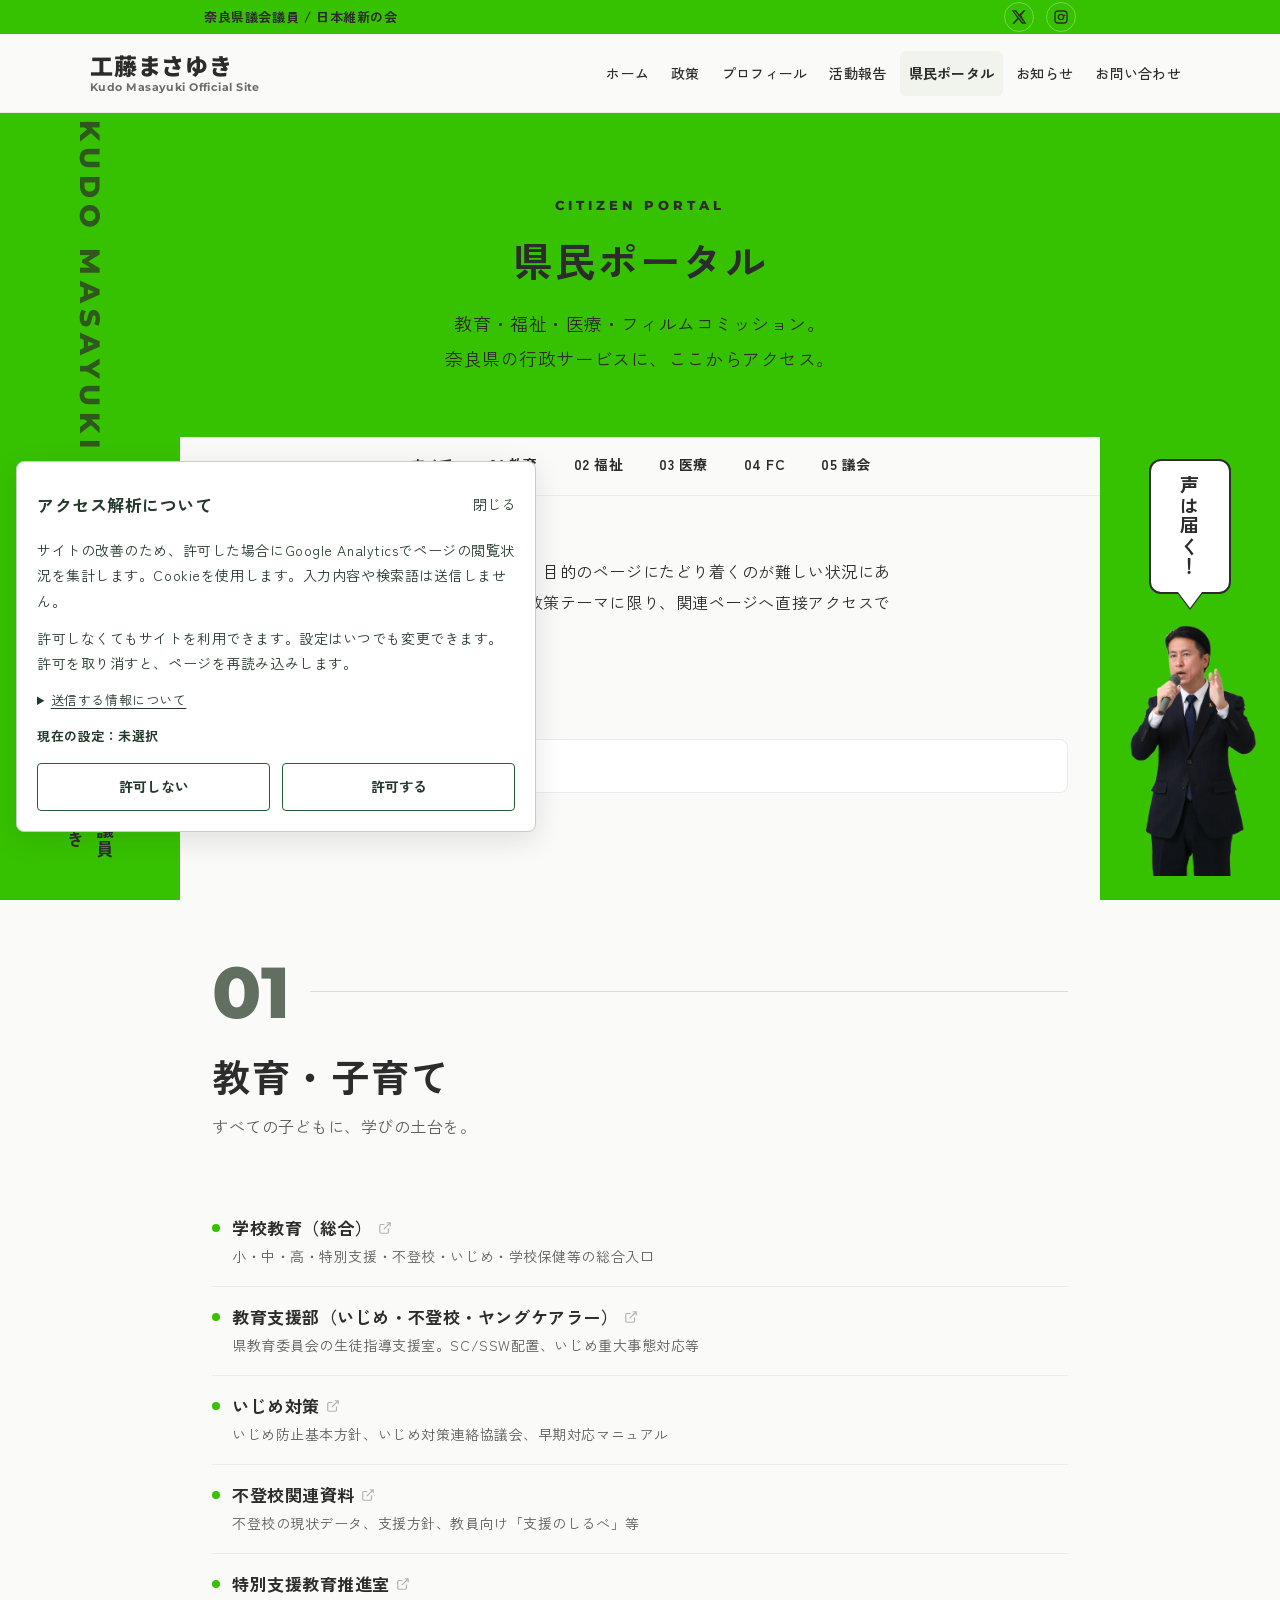
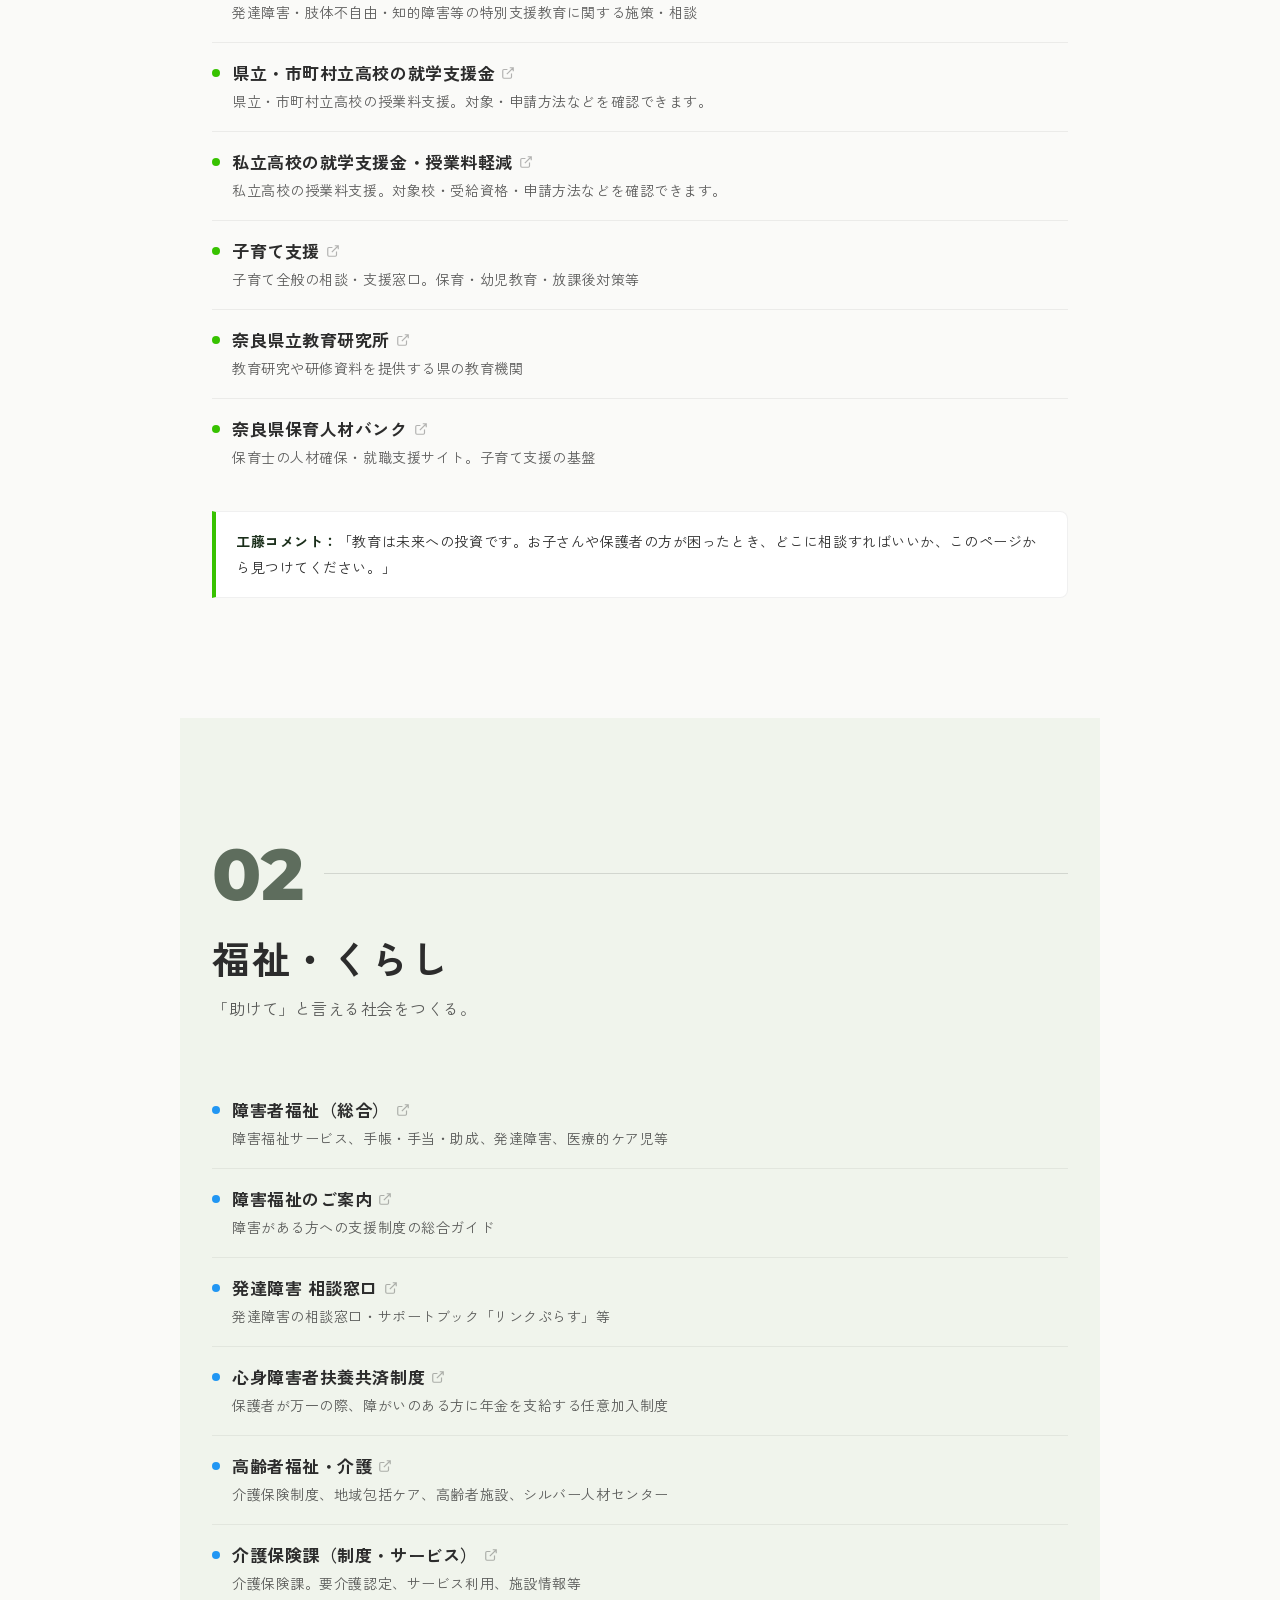
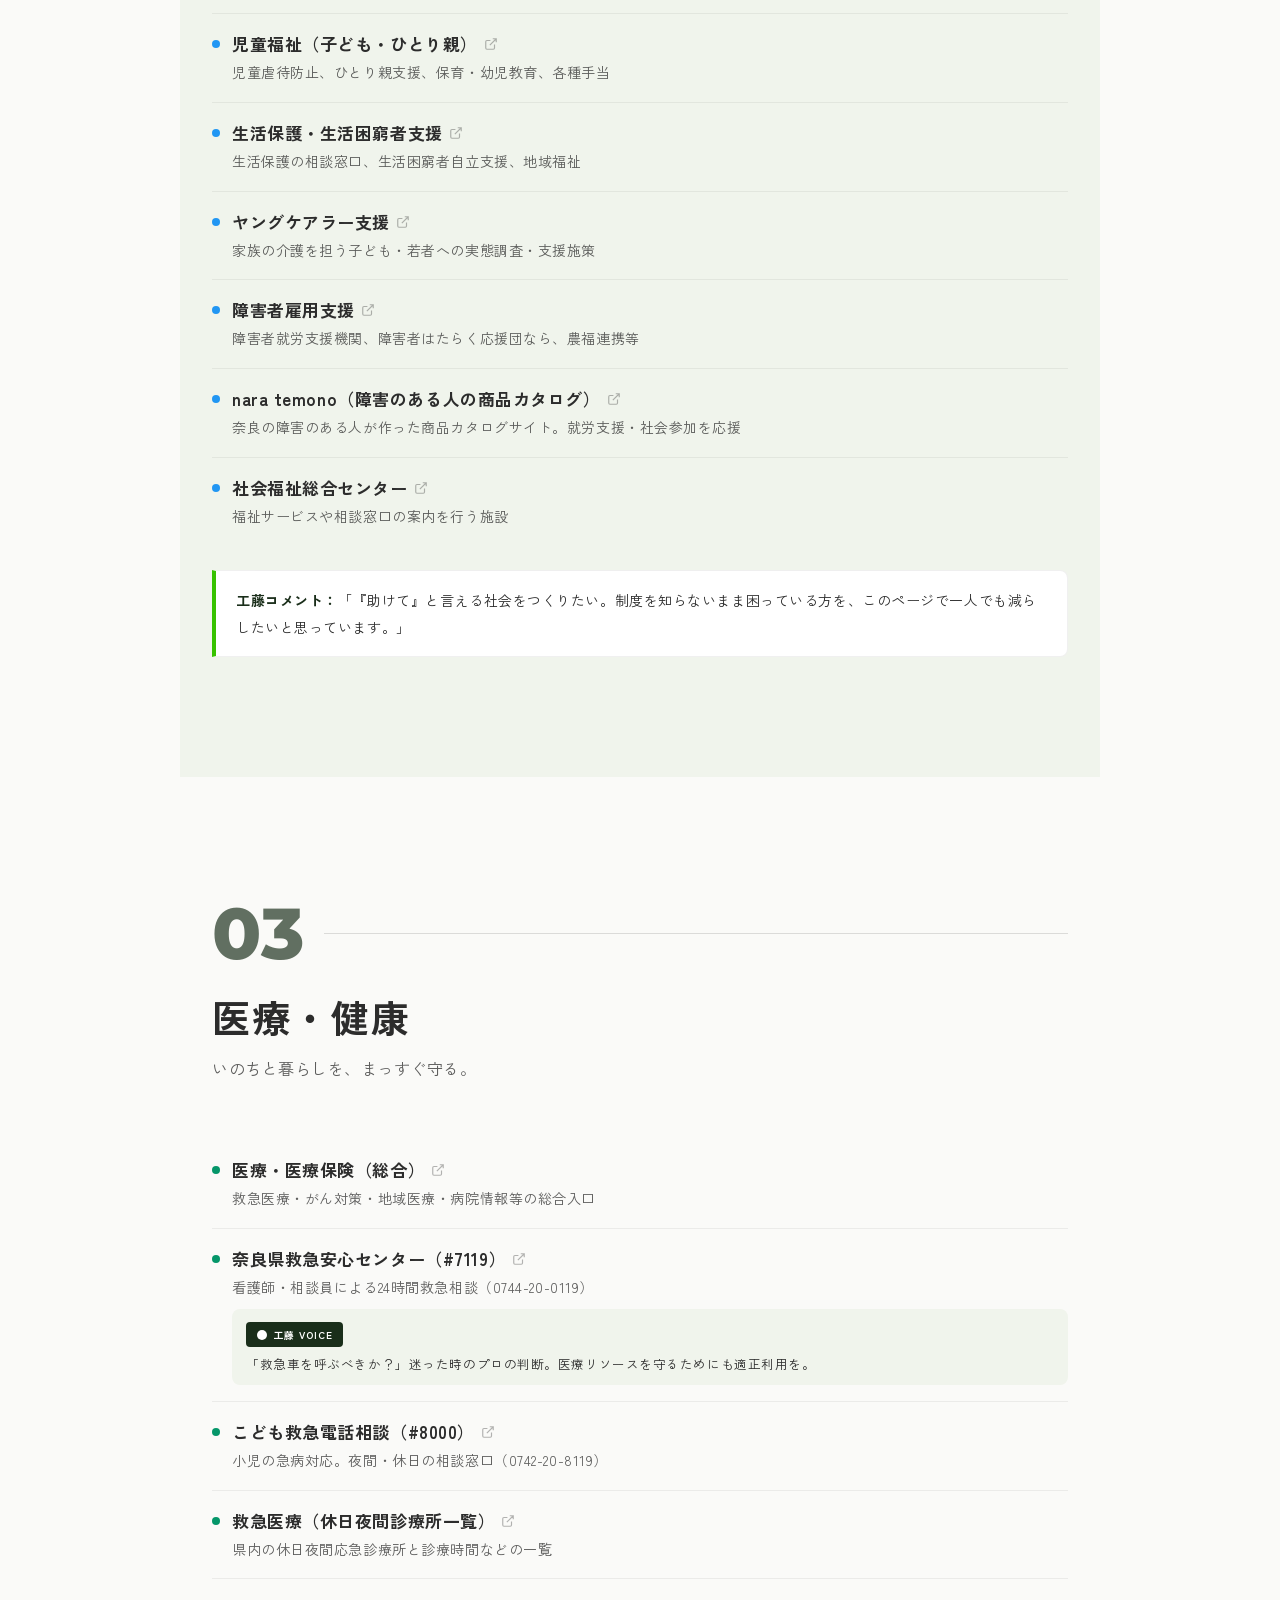
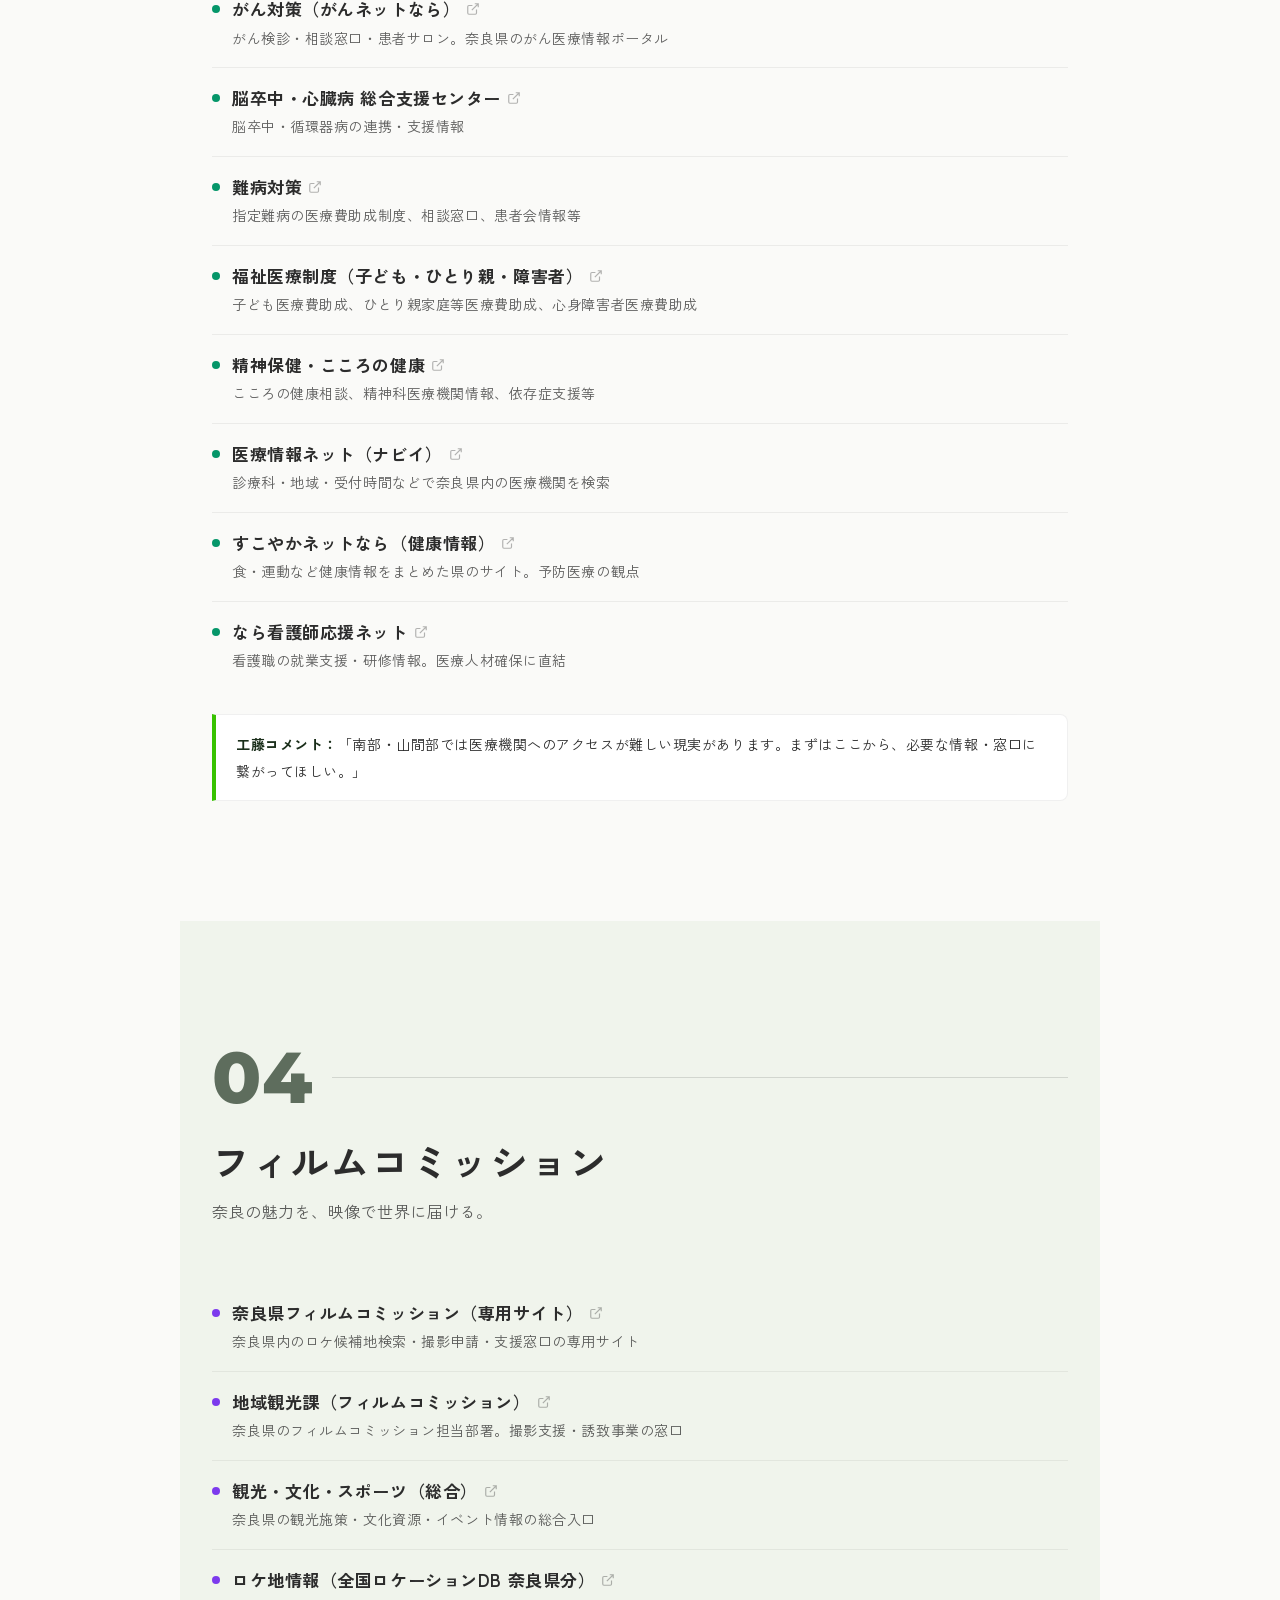
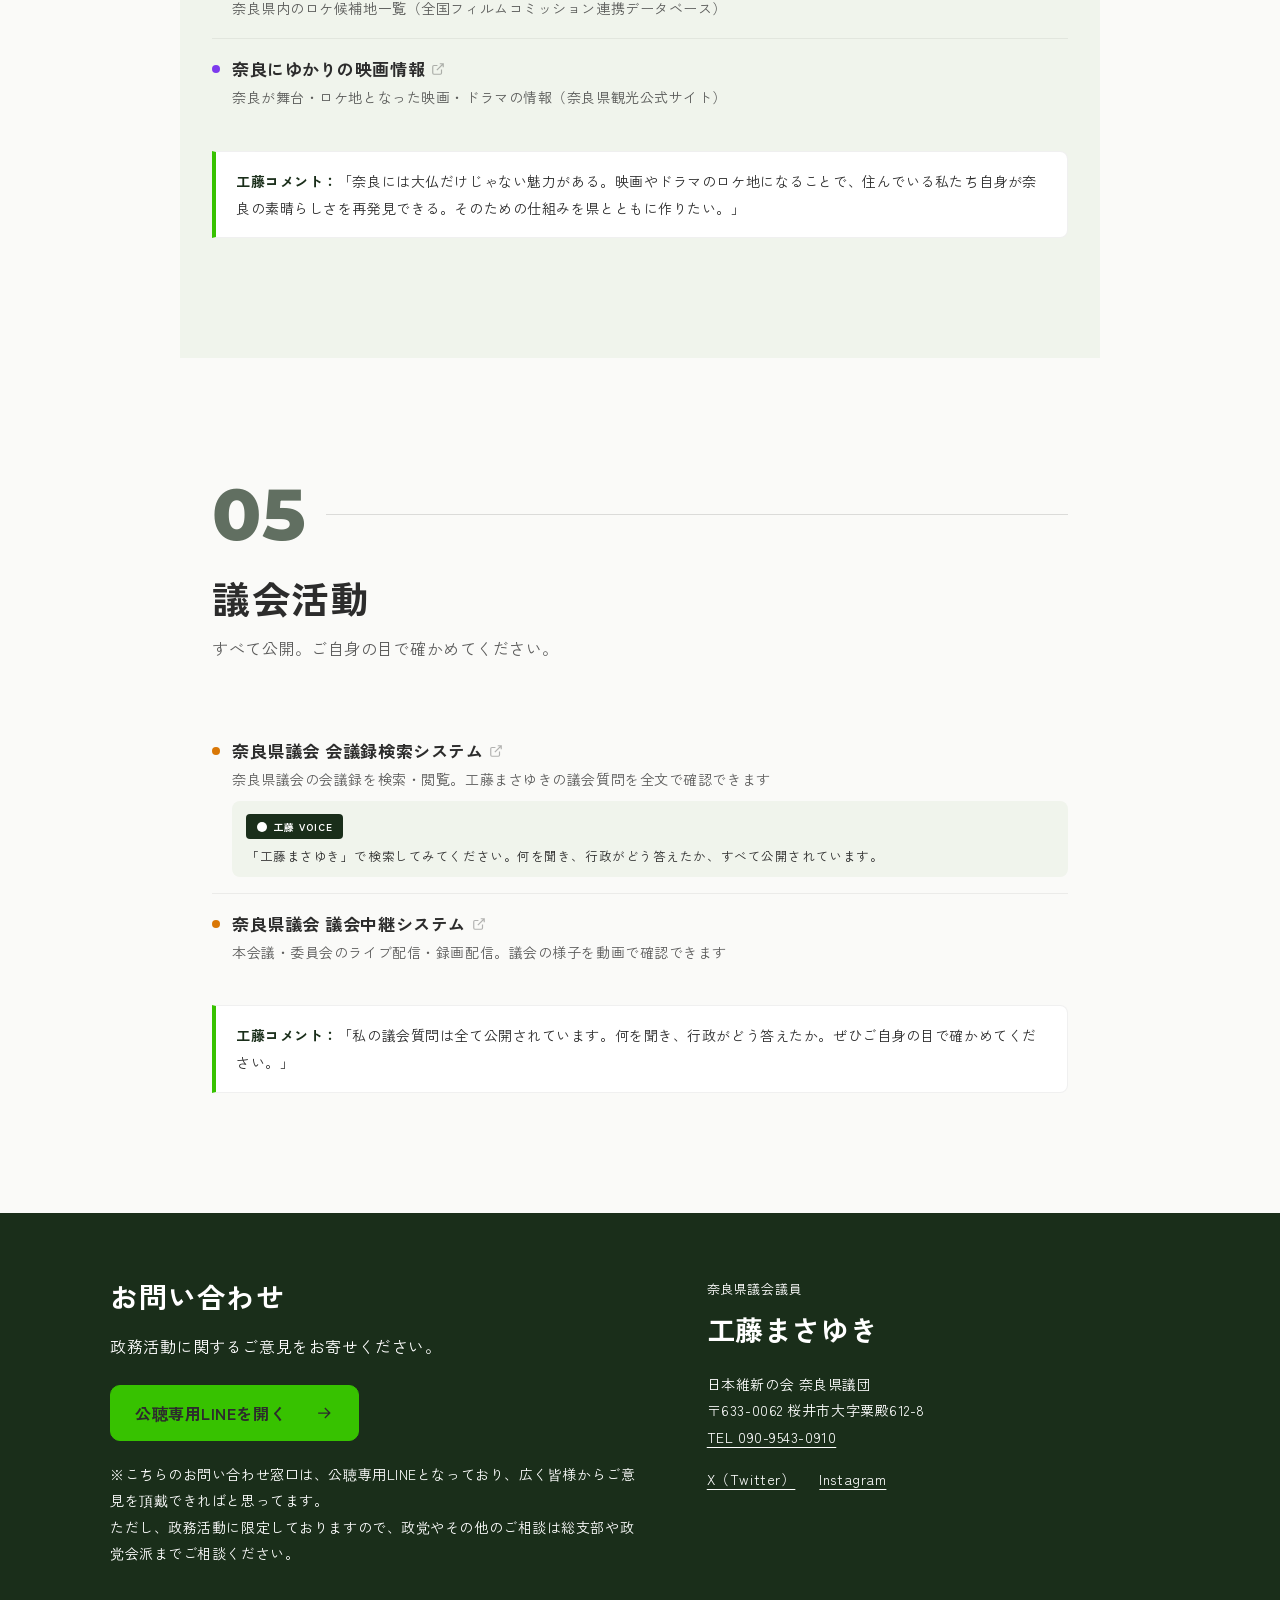
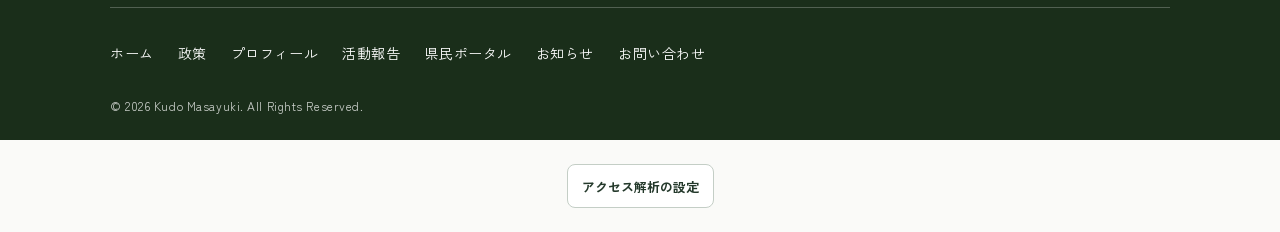
<file: portal.html>
<!doctype html>
<html lang="ja">
<head>
<link rel="canonical" href="https://www.masayuki-kudou.com/portal.html"/>
<meta charset="utf-8"/>
<meta name="viewport" content="width=device-width,initial-scale=1"/>
<meta name="description" content="奈良県議会議員 工藤まさゆき 県民ポータル。教育・福祉・医療・フィルムコミッションの行政サービスにワンクリックでアクセス。"/>
<title>県民ポータル｜工藤まさゆき 奈良県議会議員</title>



<style>
:root{
  --primary:#37C200;
  --bg:#FAFAF8;
  --bg-light:#F0F4EC;
  --text:#2C2C2C;
  --muted:#888;
  --font:'Noto Sans JP',sans-serif;
  --en:'Montserrat',sans-serif;
  --footer-bg:#1a2e1a;
  --ease:cubic-bezier(.16,1,.3,1);
}
*{box-sizing:border-box;margin:0}
html{scroll-behavior:smooth}
body{font-family:var(--font);color:var(--text);background:var(--bg);line-height:2.0;letter-spacing:.7px;-webkit-font-smoothing:antialiased}
a{color:inherit;text-decoration:none}
img{display:block;max-width:100%;height:auto}

/* ===== Shared Layout (policy page と同一) ===== */
.layout-3col{display:block}
.sidebar{background:var(--primary);position:fixed;top:0;height:100vh;overflow:hidden;z-index:5;width:180px}
.sidebar--left{left:0;display:flex;flex-direction:column;align-items:center;justify-content:space-between;padding:120px 0 40px}
.sidebar--right{right:0;display:flex;flex-direction:column;align-items:center;justify-content:flex-end;padding:24px 0}
.sidebar__text{writing-mode:vertical-lr;font-family:var(--en);font-size:28px;font-weight:800;color:rgba(255,255,255,.15);letter-spacing:6px;text-transform:uppercase;white-space:nowrap}
.sidebar__label{writing-mode:vertical-rl;font-size:18px;font-weight:900;color:rgba(255,255,255,.9);letter-spacing:3px;line-height:1.6;text-align:center}
.sidebar__portrait{width:100%;height:auto;max-height:80vh;object-fit:contain;object-position:bottom center;opacity:1;pointer-events:none;margin-top:0}
.sidebar-bubble{position:relative;z-index:2;margin:0 0 14px;margin-top:auto;flex-shrink:0}
.sidebar-bubble span{display:block;background:#fff;color:var(--text);font-size:20px;font-weight:900;letter-spacing:2px;padding:14px 20px;border-radius:16px;border:3px solid var(--text);position:relative;white-space:nowrap;writing-mode:vertical-rl}
.sidebar-bubble span::after{content:'';position:absolute;bottom:-16px;left:50%;transform:translateX(-50%);width:0;height:0;border-left:12px solid transparent;border-right:12px solid transparent;border-top:16px solid #fff;filter:drop-shadow(0 3px 0 var(--text))}
.main-content{margin-left:180px;margin-right:180px;background:var(--bg)}
.container{max-width:1100px;margin:0 auto;padding:0 32px}

/* ===== Header ===== */
.topbar{height:34px;background:var(--primary);color:#fff;display:flex;align-items:center}
.topbar .wrap{max-width:1400px;margin:0 auto;padding:0 24px;width:100%;display:flex;align-items:center;justify-content:space-between}
.topbar__label{font-size:13px;font-weight:700;letter-spacing:.6px}
.topbar__social{display:flex;gap:12px}
.topbar__social a{width:30px;height:30px;border-radius:999px;display:inline-flex;align-items:center;justify-content:center;border:1px solid rgba(255,255,255,.3)}
.topbar__social svg{width:16px;height:16px;fill:#fff}
.header{position:sticky;top:0;z-index:50;background:rgba(250,250,248,.92);backdrop-filter:blur(10px);border-bottom:1px solid rgba(26,51,36,.08)}
.header .wrap{max-width:1400px;margin:0 auto;padding:14px 24px;display:flex;align-items:center;justify-content:space-between}
.brand{display:flex;flex-direction:column;line-height:1.1}
.brand__jp{font-weight:900;font-size:24px;letter-spacing:1.2px}
.brand__en{font-family:var(--en);font-weight:700;font-size:12px;opacity:.68;margin-top:2px}
.nav{display:flex;align-items:center;gap:18px}
.nav a{font-size:15px;font-weight:500;letter-spacing:.5px;padding:10px 8px;border-radius:10px;transition:background .4s var(--ease)}
.nav a:hover{background:rgba(55,194,0,.1)}
.nav a.active{background:rgba(55,194,0,.08);font-weight:700}

@media (min-width: 1200px){
  .topbar .wrap,
  .header .wrap{
    max-width:none;
    padding-left:calc(24px + 180px);
    padding-right:calc(24px + 180px);
  }
}

/* ===== Portal Hero ===== */
.portal-hero{background:var(--primary);color:#fff;padding:80px 0 60px;text-align:center}
.portal-hero__label{font-family:var(--en);font-size:13px;font-weight:800;letter-spacing:4px;text-transform:uppercase;opacity:.7;margin-bottom:12px}
.portal-hero__title{font-size:clamp(36px,5vw,56px);font-weight:900;letter-spacing:4px;margin-bottom:16px}
.portal-hero__sub{font-size:clamp(15px,2vw,18px);opacity:.85;max-width:600px;margin:0 auto}

/* ===== Portal Nav (Sticky) ===== */
.portal-nav{
  position:sticky;top:64px;z-index:10;
  background:rgba(250,250,248,.95);backdrop-filter:blur(8px);
  border-bottom:1px solid rgba(0,0,0,.06);
  padding:0;
}
.portal-nav__inner{
  display:flex;justify-content:center;gap:0;
  max-width:1100px;margin:0 auto;
}
.portal-nav__item{
  padding:16px 24px;font-size:14px;font-weight:700;
  letter-spacing:.5px;color:var(--muted);
  border-bottom:3px solid transparent;
  transition:color .3s ease,border-color .3s ease;
  cursor:pointer;white-space:nowrap;
}
.portal-nav__item:hover,.portal-nav__item.is-active{
  color:var(--text);border-bottom-color:var(--primary);
}

/* ===== Search & Filter ===== */
.portal-tools{padding:clamp(32px,4vw,48px) 0 0}
.search-bar{position:relative;margin-bottom:16px}
.search-bar__input{
  width:100%;padding:14px 16px 14px 44px;
  border:2px solid rgba(0,0,0,.08);border-radius:12px;
  font-family:var(--font);font-size:14px;background:#fff;
  outline:none;transition:border-color .2s;
}
.search-bar__input:focus{border-color:var(--primary)}
.search-bar__icon{position:absolute;left:14px;top:50%;transform:translateY(-50%);color:var(--muted);width:18px;height:18px}

/* Search feedback stays beside the input for every category and query. */
.search-label{display:block;margin-bottom:10px;font-size:16px;font-weight:700}
.search-feedback{display:flex;align-items:center;justify-content:space-between;flex-wrap:wrap;gap:8px 16px;font-size:14px;color:var(--muted)}
.search-feedback p{margin:0}
.search-reset{min-height:44px;padding:8px 14px;border:1px solid currentColor;border-radius:8px;background:#fff;color:var(--text);font:inherit;font-weight:700;cursor:pointer}
.search-reset:hover{background:var(--bg-light)}
.search-empty{margin:20px 0 32px;padding:20px;border-left:3px solid var(--primary);background:var(--bg-light);font-size:16px;line-height:1.9}
#portalSearch{scroll-margin-top:calc(var(--site-header-height) + var(--site-secondary-nav-height) + var(--site-anchor-gap))}

/* ===== Intro ===== */
.portal-intro{padding:clamp(40px,5vw,60px) 0 0}
.portal-intro__text{font-size:15px;line-height:2;max-width:680px}

/* ===== Theme Section ===== */
.theme-section{padding:clamp(80px,10vw,120px) 0}
.theme-section--alt{background:var(--bg-light)}

.theme-head{margin-bottom:clamp(36px,5vw,56px)}
.theme-head__top{display:flex;align-items:center;gap:20px;margin-bottom:20px}
.theme-head__no{font-family:var(--en);font-size:clamp(48px,6vw,72px);font-weight:800;line-height:1;opacity:.18;color:var(--primary)}
.theme-head__line{height:1px;flex:1;background:currentColor;opacity:.15}
.theme-head__title{font-size:clamp(28px,4vw,40px);font-weight:900;letter-spacing:2px;margin-bottom:8px}
.theme-head__catch{font-size:16px;color:var(--muted);letter-spacing:.5px}

/* テーマごとの番号色 */
.theme-head--education .theme-head__no{color:var(--primary)}
.theme-head--welfare .theme-head__no{color:#2196F3}
.theme-head--medical .theme-head__no{color:#059669}
.theme-head--film .theme-head__no{color:#7c3aed}
.theme-head--assembly .theme-head__no{color:#d97706}

/* ===== Link List ===== */
.link-list{margin-bottom:24px}
.link-item{
  display:flex;align-items:flex-start;gap:12px;
  padding:16px 0;border-bottom:1px solid rgba(0,0,0,.06);
  transition:background .2s ease;
}
.link-item:last-child{border-bottom:none}
.link-item:hover{background:rgba(55,194,0,.03)}
.link-item__dot{width:8px;height:8px;background:var(--primary);border-radius:50%;margin-top:10px;flex-shrink:0}
.link-item__body{flex:1;min-width:0}
.link-item__title{font-size:15px;font-weight:700;line-height:1.6;margin-bottom:2px}
.link-item__title a{display:inline-flex;align-items:center;gap:6px;transition:color .2s}
.link-item__title a:hover{color:var(--primary)}
.link-item__external{width:14px;height:14px;flex-shrink:0;opacity:.35}
.link-item__desc{font-size:13px;color:var(--muted);line-height:1.7}

/* テーマごとのドット色 */
.link-item--education .link-item__dot{background:var(--primary)}
.link-item--welfare .link-item__dot{background:#2196F3}
.link-item--medical .link-item__dot{background:#059669}
.link-item--film .link-item__dot{background:#7c3aed}
.link-item--assembly .link-item__dot{background:#d97706}

/* ===== Kudo Voice ===== */
.kudo-voice{
  background:var(--bg-light);border-radius:8px;padding:10px 14px;margin-top:8px;
}
.kudo-voice__badge{
  display:inline-flex;align-items:center;gap:5px;
  background:var(--footer-bg);color:#fff;
  font-size:10px;font-weight:700;letter-spacing:1px;
  padding:3px 10px;border-radius:4px;margin-bottom:6px;
}
.kudo-voice__badge svg{width:12px;height:12px}
.kudo-voice__text{font-size:12.5px;line-height:1.7;color:var(--text)}

/* ===== Theme Comment ===== */
.theme-comment{
  background:#fff;border:1px solid rgba(0,0,0,.06);
  border-left:4px solid var(--primary);border-radius:0 8px 8px 0;
  padding:16px 20px;font-size:14px;line-height:1.9;
}
.theme-comment strong{color:var(--footer-bg);font-weight:700}

/* ===== Footer (policy page と同一) ===== */
.footer-v3{margin-left:180px;margin-right:180px}
.fv3-sns{background:var(--primary)}
.fv3-sns__inner{display:flex;justify-content:center;gap:0}
.fv3-sns__item{display:flex;align-items:center;justify-content:center;gap:10px;padding:20px 32px;color:#fff;font-size:14px;font-weight:700;letter-spacing:.5px;transition:background .3s ease;white-space:nowrap}
.fv3-sns__item:hover{background:rgba(255,255,255,.12)}
.fv3-sns__item svg{flex-shrink:0}
.fv3-main{background:#1a2e1a;padding:64px 0 48px}
.fv3-main__inner{max-width:1100px;margin:0 auto;padding:0 32px;display:grid;grid-template-columns:1fr auto 1fr;gap:48px;align-items:start}
.fv3-contact__title{font-size:18px;font-weight:900;color:#fff;margin:0 0 12px;letter-spacing:1px}
.fv3-contact__text{font-size:14px;color:rgba(255,255,255,.7);margin:0 0 20px;line-height:1.8}
.fv3-contact__btn{display:inline-block;font-size:14px;font-weight:700;color:#fff;border:1.5px solid rgba(255,255,255,.3);padding:10px 28px;border-radius:60px;letter-spacing:.5px;transition:border-color .3s ease,background .3s ease}
.fv3-contact__btn:hover{border-color:rgba(255,255,255,.6);background:rgba(255,255,255,.06)}
.fv3-nav{display:flex;flex-direction:column;gap:6px}
.fv3-nav a{font-size:14px;color:rgba(255,255,255,.8);padding:6px 0;letter-spacing:.5px;transition:color .3s ease}
.fv3-nav a:hover{color:#fff}
.fv3-office{text-align:right}
.fv3-office__name{font-size:22px;font-weight:900;color:#fff;margin:0 0 8px;line-height:1.6;letter-spacing:2px}
.fv3-office__party{font-size:13px;color:rgba(255,255,255,.6);margin:0 0 16px;letter-spacing:.5px}
.fv3-office__address,.fv3-office__tel{font-size:13px;color:rgba(255,255,255,.6);margin:0 0 4px}
.fv3-office__tel{font-family:var(--en);font-weight:700;letter-spacing:.5px}
.fv3-copy{background:#142414;padding:16px 0;text-align:center}
.fv3-copy p{margin:0;font-family:var(--en);font-size:12px;font-weight:700;color:rgba(255,255,255,.4);letter-spacing:.5px}

/* ===== Reveal ===== */
.reveal{opacity:0;transform:translateY(16px);transition:opacity .8s var(--ease),transform .8s var(--ease)}
.reveal.is-visible{opacity:1;transform:translateY(0)}

/* ===== Responsive ===== */
@media(max-width:1199px){
  .sidebar{width:120px}
  .main-content{margin-left:120px;margin-right:120px}
  .footer-v3{margin-left:120px;margin-right:120px}
}
@media (min-width:768px) and (max-width:1199px){
  .topbar .wrap,
  .header .wrap{
    max-width:none;
    padding-left:calc(24px + 120px);
    padding-right:calc(24px + 120px);
  }
}
@media(max-width:767px){
  .sidebar{display:none}
  .main-content{margin:0}
  .nav{display:none}
  .portal-nav__inner{overflow-x:auto;justify-content:flex-start}
  .portal-nav__item{white-space:nowrap;padding:14px 16px;font-size:13px}
  .fv3-sns__inner{flex-direction:column}
  .fv3-main__inner{grid-template-columns:1fr;gap:36px}
  .fv3-office{text-align:left}
  .footer-v3{margin-left:0;margin-right:0}
}
@media (max-width: 430px){
  body{overflow-x:hidden}
  .container{padding:0 18px}
  .topbar .wrap{padding:0 18px}
  .header .wrap{padding:12px 18px}
  .portal-hero{padding:64px 0 52px}
  .portal-hero__title{letter-spacing:2px}
  .portal-nav__item{padding:12px 14px;font-size:12px}
  .link-item{padding:16px 14px}
}
@media(prefers-reduced-motion:reduce){.reveal{opacity:1;transform:none;transition:none}}
</style>
  <link rel="stylesheet" href="/assets/consent-ui.css">
  <script src="/assets/consent-ui.js" defer></script>
  <script src="/assets/analytics.js" defer></script>

<link rel="stylesheet" href="/assets/fonts/fonts.css">
<link rel="stylesheet" href="/assets/refinements.css">
<link rel="stylesheet" href="/assets/site-shell.css">
<script src="/assets/site-shell.js" defer></script>
<link rel="icon" href="/assets/favicon.svg" type="image/svg+xml">
</head>
<body>

<!-- Topbar -->
<div class="topbar">
  <div class="wrap">
    <div class="topbar__label">奈良県議会議員 / 日本維新の会</div>
    <div class="topbar__social">
      <a href="https://x.com/masayuki_kudoh" target="_blank" rel="noreferrer" aria-label="X"><svg viewBox="0 0 24 24"><path d="M18.9 2H22l-6.8 7.8L23 22h-6.6l-5.2-6.8L5.2 22H2l7.4-8.5L1 2h6.8l4.7 6.1L18.9 2Zm-1.1 18h1.7L6.1 3.9H4.3L17.8 20Z"/></svg></a>
      <a href="https://www.instagram.com/masayukikudoh/" target="_blank" rel="noreferrer" aria-label="Instagram"><svg viewBox="0 0 24 24"><path d="M7.5 2h9A5.5 5.5 0 0122 7.5v9A5.5 5.5 0 0116.5 22h-9A5.5 5.5 0 012 16.5v-9A5.5 5.5 0 017.5 2Zm9 2h-9A3.5 3.5 0 004 7.5v9A3.5 3.5 0 007.5 20h9a3.5 3.5 0 003.5-3.5v-9A3.5 3.5 0 0016.5 4ZM12 7a5 5 0 110 10 5 5 0 010-10Zm0 2a3 3 0 100 6 3 3 0 000-6Zm5.7-.9a1.2 1.2 0 110 2.4 1.2 1.2 0 010-2.4Z"/></svg></a>
    </div>
  </div>
</div>

<!-- Header -->
<header class="header site-header">
  <div class="site-header__inner">
    <a class="brand" href="/index.html#home"><span class="brand__jp">工藤まさゆき</span><span class="brand__en">Kudo Masayuki Official Site</span></a>
    <nav class="nav site-nav" aria-label="グローバルナビゲーション"><a href="/index.html#home">ホーム</a>
<a href="/policy/index.html">政策</a>
<a href="/index.html#profile">プロフィール</a>
<a href="/reports/index.html">活動報告</a>
<a href="/portal.html" aria-current="page">県民ポータル</a>
<a href="/index.html#news">お知らせ</a>
<a href="/index.html#siteFooter">お問い合わせ</a></nav>
    <button class="menu-btn site-menu-toggle" id="menuBtn" type="button" aria-label="メニューを開く" aria-expanded="false" aria-controls="mobilePanel" hidden><span></span><span></span><span></span></button>
  </div>
  <nav class="mobile-panel site-mobile-nav" id="mobilePanel" aria-label="モバイルメニュー" hidden><div class="site-mobile-nav__inner"><a href="/index.html#home">ホーム</a>
<a href="/policy/index.html">政策</a>
<a href="/index.html#profile">プロフィール</a>
<a href="/reports/index.html">活動報告</a>
<a href="/portal.html" aria-current="page">県民ポータル</a>
<a href="/index.html#news">お知らせ</a>
<a href="/index.html#siteFooter">お問い合わせ</a></div></nav>
</header>

<!-- 3-Column Layout -->
<div class="layout-3col">
  <aside class="sidebar sidebar--left" aria-hidden="true">
    <span class="sidebar__text">KUDO MASAYUKI</span>
    <span class="sidebar__label">奈良県議会議員<br>工藤まさゆき</span>
  </aside>

  <div class="main-content" role="main">

    <!-- Hero -->
    <div class="portal-hero">
      <p class="portal-hero__label">CITIZEN PORTAL</p>
      <h1 class="portal-hero__title">県民ポータル</h1>
      <p class="portal-hero__sub">教育・福祉・医療・フィルムコミッション。<br>奈良県の行政サービスに、ここからアクセス。</p>
    </div>

    <!-- Sticky Nav -->
    <nav class="portal-nav" id="portalNav">
      <div class="portal-nav__inner">
        <button type="button" class="portal-nav__item is-active" data-filter="all" aria-pressed="true">すべて</button>
        <button type="button" class="portal-nav__item" data-filter="education" aria-pressed="false">01 教育</button>
        <button type="button" class="portal-nav__item" data-filter="welfare" aria-pressed="false">02 福祉</button>
        <button type="button" class="portal-nav__item" data-filter="medical" aria-pressed="false">03 医療</button>
        <button type="button" class="portal-nav__item" data-filter="film" aria-pressed="false">04 FC</button>
        <button type="button" class="portal-nav__item" data-filter="assembly" aria-pressed="false">05 議会</button>
      </div>
    </nav>

    <!-- Intro + Search -->
    <div class="portal-intro">
      <div class="container">
        <p class="portal-intro__text reveal">奈良県の公式ウェブサイトは情報量が多く、目的のページにたどり着くのが難しい状況にあります。工藤まさゆきがメインで取り組む政策テーマに限り、関連ページへ直接アクセスできる仕組みを作りました。</p>
        <div class="portal-tools" id="portalSearch">
          <label class="search-label" for="searchInput">キーワードで探す</label>
          <div class="search-bar reveal">
            <svg class="search-bar__icon" viewBox="0 0 24 24" fill="none" stroke="currentColor" stroke-width="2"><circle cx="11" cy="11" r="8"/><path d="m21 21-4.35-4.35"/></svg>
            <input type="text" class="search-bar__input" id="searchInput" placeholder="例：不登校、介護、救急"/>
          </div>
          <div class="search-feedback" hidden>
            <p id="searchStatus" role="status" aria-live="polite" aria-atomic="true">検索結果：<span id="searchCount"></span>件</p>
            <button class="search-reset" id="searchReset" type="button" hidden>検索条件をクリア</button>
          </div>
          <p class="search-empty" id="searchEmpty" hidden>一致する情報は見つかりませんでした。別のキーワードをお試しください。</p>
        </div>
      </div>
    </div>

    <!-- ==================== 01 教育 ==================== -->
    <section id="education" class="theme-section" data-category="education">
      <div class="container">
        <div class="theme-head theme-head--education reveal">
          <div class="theme-head__top">
            <span class="theme-head__no">01</span>
            <div class="theme-head__line"></div>
          </div>
          <h2 class="theme-head__title">教育・子育て</h2>
          <p class="theme-head__catch">すべての子どもに、学びの土台を。</p>
        </div>

        <div class="link-list js-stagger">
          <div class="link-item link-item--education reveal" data-keywords="学校 教育 小学校 中学校 高校 不登校 いじめ 学校保健 特別支援">
            <span class="link-item__dot"></span>
            <div class="link-item__body">
              <div class="link-item__title"><a href="https://www.pref.nara.lg.jp/kyouiku/gakkoukyouiku/index.html" target="_blank" rel="noopener">学校教育（総合）<svg class="link-item__external" viewBox="0 0 24 24" fill="none" stroke="currentColor" stroke-width="2"><path d="M18 13v6a2 2 0 01-2 2H5a2 2 0 01-2-2V8a2 2 0 012-2h6m4-3h6v6m-11 5L21 3"/></svg></a></div>
              <p class="link-item__desc">小・中・高・特別支援・不登校・いじめ・学校保健等の総合入口</p>
            </div>
          </div>
          <div class="link-item link-item--education reveal" data-keywords="いじめ 不登校 ヤングケアラー 教育支援 SC SSW 生徒指導">
            <span class="link-item__dot"></span>
            <div class="link-item__body">
              <div class="link-item__title"><a href="https://www.pref.nara.lg.jp/n179/1697.html" target="_blank" rel="noopener">教育支援部（いじめ・不登校・ヤングケアラー）<svg class="link-item__external" viewBox="0 0 24 24" fill="none" stroke="currentColor" stroke-width="2"><path d="M18 13v6a2 2 0 01-2 2H5a2 2 0 01-2-2V8a2 2 0 012-2h6m4-3h6v6m-11 5L21 3"/></svg></a></div>
              <p class="link-item__desc">県教育委員会の生徒指導支援室。SC/SSW配置、いじめ重大事態対応等</p>
            </div>
          </div>
          <div class="link-item link-item--education reveal" data-keywords="いじめ 防止 対策 連絡協議会 早期対応 マニュアル">
            <span class="link-item__dot"></span>
            <div class="link-item__body">
              <div class="link-item__title"><a href="https://www.pref.nara.lg.jp/kyouiku/gakkoukyouiku/kyouikuiinkai/shien/ijime/index.html" target="_blank" rel="noopener">いじめ対策<svg class="link-item__external" viewBox="0 0 24 24" fill="none" stroke="currentColor" stroke-width="2"><path d="M18 13v6a2 2 0 01-2 2H5a2 2 0 01-2-2V8a2 2 0 012-2h6m4-3h6v6m-11 5L21 3"/></svg></a></div>
              <p class="link-item__desc">いじめ防止基本方針、いじめ対策連絡協議会、早期対応マニュアル</p>
            </div>
          </div>
          <div class="link-item link-item--education reveal" data-keywords="不登校 支援 データ 方針 教員 しるべ">
            <span class="link-item__dot"></span>
            <div class="link-item__body">
              <div class="link-item__title"><a href="https://www.pref.nara.lg.jp/n179/43394.html" target="_blank" rel="noopener">不登校関連資料<svg class="link-item__external" viewBox="0 0 24 24" fill="none" stroke="currentColor" stroke-width="2"><path d="M18 13v6a2 2 0 01-2 2H5a2 2 0 01-2-2V8a2 2 0 012-2h6m4-3h6v6m-11 5L21 3"/></svg></a></div>
              <p class="link-item__desc">不登校の現状データ、支援方針、教員向け「支援のしるべ」等</p>
            </div>
          </div>
          <div class="link-item link-item--education reveal" data-keywords="特別支援 発達障害 肢体不自由 知的障害 教育推進">
            <span class="link-item__dot"></span>
            <div class="link-item__body">
              <div class="link-item__title"><a href="https://www.pref.nara.lg.jp/n168/54805.html" target="_blank" rel="noopener">特別支援教育推進室<svg class="link-item__external" viewBox="0 0 24 24" fill="none" stroke="currentColor" stroke-width="2"><path d="M18 13v6a2 2 0 01-2 2H5a2 2 0 01-2-2V8a2 2 0 012-2h6m4-3h6v6m-11 5L21 3"/></svg></a></div>
              <p class="link-item__desc">発達障害・肢体不自由・知的障害等の特別支援教育に関する施策・相談</p>
            </div>
          </div>
          <div class="link-item link-item--education reveal" data-keywords="就学支援金 授業料 軽減 無償化 高校">
            <span class="link-item__dot"></span>
            <div class="link-item__body">
              <div class="link-item__title"><a href="https://www.pref.nara.lg.jp/n164/69290.html" target="_blank" rel="noopener">県立・市町村立高校の就学支援金<svg class="link-item__external" viewBox="0 0 24 24" fill="none" stroke="currentColor" stroke-width="2"><path d="M18 13v6a2 2 0 01-2 2H5a2 2 0 01-2-2V8a2 2 0 012-2h6m4-3h6v6m-11 5L21 3"/></svg></a></div>
              <p class="link-item__desc">県立・市町村立高校の授業料支援。対象・申請方法などを確認できます。</p>
            </div>
          </div>
          <div class="link-item link-item--education reveal" data-keywords="就学支援金 授業料 軽減 無償化 高校">
            <span class="link-item__dot"></span>
            <div class="link-item__body">
              <div class="link-item__title"><a href="https://www.pref.nara.lg.jp/n056/54792.html" target="_blank" rel="noopener">私立高校の就学支援金・授業料軽減<svg class="link-item__external" viewBox="0 0 24 24" fill="none" stroke="currentColor" stroke-width="2"><path d="M18 13v6a2 2 0 01-2 2H5a2 2 0 01-2-2V8a2 2 0 012-2h6m4-3h6v6m-11 5L21 3"/></svg></a></div>
              <p class="link-item__desc">私立高校の授業料支援。対象校・受給資格・申請方法などを確認できます。</p>
            </div>
          </div>
          <div class="link-item link-item--education reveal" data-keywords="子育て 支援 保育 幼児教育 放課後 対策">
            <span class="link-item__dot"></span>
            <div class="link-item__body">
              <div class="link-item__title"><a href="https://www.pref.nara.lg.jp/kyouiku/kosodate/shien/index.html" target="_blank" rel="noopener">子育て支援<svg class="link-item__external" viewBox="0 0 24 24" fill="none" stroke="currentColor" stroke-width="2"><path d="M18 13v6a2 2 0 01-2 2H5a2 2 0 01-2-2V8a2 2 0 012-2h6m4-3h6v6m-11 5L21 3"/></svg></a></div>
              <p class="link-item__desc">子育て全般の相談・支援窓口。保育・幼児教育・放課後対策等</p>
            </div>
          </div>
          <div class="link-item link-item--education reveal" data-keywords="教育研究所 研修 資料 教育機関 教員">
            <span class="link-item__dot"></span>
            <div class="link-item__body">
              <div class="link-item__title"><a href="https://kenkyo.e-net.nara.jp/" target="_blank" rel="noopener">奈良県立教育研究所<svg class="link-item__external" viewBox="0 0 24 24" fill="none" stroke="currentColor" stroke-width="2"><path d="M18 13v6a2 2 0 01-2 2H5a2 2 0 01-2-2V8a2 2 0 012-2h6m4-3h6v6m-11 5L21 3"/></svg></a></div>
              <p class="link-item__desc">教育研究や研修資料を提供する県の教育機関</p>
            </div>
          </div>
          <div class="link-item link-item--education reveal" data-keywords="保育 人材 バンク 保育士 求人 就職">
            <span class="link-item__dot"></span>
            <div class="link-item__body">
              <div class="link-item__title"><a href="https://nara-hoikushibank.jp/" target="_blank" rel="noopener">奈良県保育人材バンク<svg class="link-item__external" viewBox="0 0 24 24" fill="none" stroke="currentColor" stroke-width="2"><path d="M18 13v6a2 2 0 01-2 2H5a2 2 0 01-2-2V8a2 2 0 012-2h6m4-3h6v6m-11 5L21 3"/></svg></a></div>
              <p class="link-item__desc">保育士の人材確保・就職支援サイト。子育て支援の基盤</p>
            </div>
          </div>
        </div>
        <div class="theme-comment reveal"><strong>工藤コメント：</strong>「教育は未来への投資です。お子さんや保護者の方が困ったとき、どこに相談すればいいか、このページから見つけてください。」</div>
      </div>
    </section>

    <!-- ==================== 02 福祉 ==================== -->
    <section id="welfare" class="theme-section theme-section--alt" data-category="welfare">
      <div class="container">
        <div class="theme-head theme-head--welfare reveal">
          <div class="theme-head__top">
            <span class="theme-head__no">02</span>
            <div class="theme-head__line"></div>
          </div>
          <h2 class="theme-head__title">福祉・くらし</h2>
          <p class="theme-head__catch">「助けて」と言える社会をつくる。</p>
        </div>

        <div class="link-list js-stagger">
          <div class="link-item link-item--welfare reveal" data-keywords="障害者 福祉 サービス 手帳 手当 助成 発達障害 医療的ケア児">
            <span class="link-item__dot"></span>
            <div class="link-item__body">
              <div class="link-item__title"><a href="https://www.pref.nara.lg.jp/kenkou/shougaifukushi/index.html" target="_blank" rel="noopener">障害者福祉（総合）<svg class="link-item__external" viewBox="0 0 24 24" fill="none" stroke="currentColor" stroke-width="2"><path d="M18 13v6a2 2 0 01-2 2H5a2 2 0 01-2-2V8a2 2 0 012-2h6m4-3h6v6m-11 5L21 3"/></svg></a></div>
              <p class="link-item__desc">障害福祉サービス、手帳・手当・助成、発達障害、医療的ケア児等</p>
            </div>
          </div>
          <div class="link-item link-item--welfare reveal" data-keywords="障害福祉 案内 支援制度 ガイド">
            <span class="link-item__dot"></span>
            <div class="link-item__body">
              <div class="link-item__title"><a href="https://www.pref.nara.lg.jp/n064/11597.html" target="_blank" rel="noopener">障害福祉のご案内<svg class="link-item__external" viewBox="0 0 24 24" fill="none" stroke="currentColor" stroke-width="2"><path d="M18 13v6a2 2 0 01-2 2H5a2 2 0 01-2-2V8a2 2 0 012-2h6m4-3h6v6m-11 5L21 3"/></svg></a></div>
              <p class="link-item__desc">障害がある方への支援制度の総合ガイド</p>
            </div>
          </div>
          <div class="link-item link-item--welfare reveal" data-keywords="発達障害 相談窓口 リンクぷらす サポートブック">
            <span class="link-item__dot"></span>
            <div class="link-item__body">
              <div class="link-item__title"><a href="https://www.pref.nara.lg.jp/n064/52504.html" target="_blank" rel="noopener">発達障害 相談窓口<svg class="link-item__external" viewBox="0 0 24 24" fill="none" stroke="currentColor" stroke-width="2"><path d="M18 13v6a2 2 0 01-2 2H5a2 2 0 01-2-2V8a2 2 0 012-2h6m4-3h6v6m-11 5L21 3"/></svg></a></div>
              <p class="link-item__desc">発達障害の相談窓口・サポートブック「リンクぷらす」等</p>
            </div>
          </div>
          <div class="link-item link-item--welfare reveal" data-keywords="扶養共済 障害者 保護者 年金 任意加入">
            <span class="link-item__dot"></span>
            <div class="link-item__body">
              <div class="link-item__title"><a href="https://www.pref.nara.lg.jp/n064/29362.html" target="_blank" rel="noopener">心身障害者扶養共済制度<svg class="link-item__external" viewBox="0 0 24 24" fill="none" stroke="currentColor" stroke-width="2"><path d="M18 13v6a2 2 0 01-2 2H5a2 2 0 01-2-2V8a2 2 0 012-2h6m4-3h6v6m-11 5L21 3"/></svg></a></div>
              <p class="link-item__desc">保護者が万一の際、障がいのある方に年金を支給する任意加入制度</p>
            </div>
          </div>
          <div class="link-item link-item--welfare reveal" data-keywords="高齢者 介護 介護保険 地域包括ケア シルバー人材">
            <span class="link-item__dot"></span>
            <div class="link-item__body">
              <div class="link-item__title"><a href="https://www.pref.nara.lg.jp/kenkou/koureifukushi/index.html" target="_blank" rel="noopener">高齢者福祉・介護<svg class="link-item__external" viewBox="0 0 24 24" fill="none" stroke="currentColor" stroke-width="2"><path d="M18 13v6a2 2 0 01-2 2H5a2 2 0 01-2-2V8a2 2 0 012-2h6m4-3h6v6m-11 5L21 3"/></svg></a></div>
              <p class="link-item__desc">介護保険制度、地域包括ケア、高齢者施設、シルバー人材センター</p>
            </div>
          </div>
          <div class="link-item link-item--welfare reveal" data-keywords="介護保険 要介護認定 サービス利用 施設情報">
            <span class="link-item__dot"></span>
            <div class="link-item__body">
              <div class="link-item__title"><a href="https://www.pref.nara.lg.jp/n066/p011000.html" target="_blank" rel="noopener">介護保険課（制度・サービス）<svg class="link-item__external" viewBox="0 0 24 24" fill="none" stroke="currentColor" stroke-width="2"><path d="M18 13v6a2 2 0 01-2 2H5a2 2 0 01-2-2V8a2 2 0 012-2h6m4-3h6v6m-11 5L21 3"/></svg></a></div>
              <p class="link-item__desc">介護保険課。要介護認定、サービス利用、施設情報等</p>
            </div>
          </div>
          <div class="link-item link-item--welfare reveal" data-keywords="児童 福祉 ひとり親 虐待防止 保育 幼児教育 手当">
            <span class="link-item__dot"></span>
            <div class="link-item__body">
              <div class="link-item__title"><a href="https://www.pref.nara.lg.jp/kenkou/jidou/index.html" target="_blank" rel="noopener">児童福祉（子ども・ひとり親）<svg class="link-item__external" viewBox="0 0 24 24" fill="none" stroke="currentColor" stroke-width="2"><path d="M18 13v6a2 2 0 01-2 2H5a2 2 0 01-2-2V8a2 2 0 012-2h6m4-3h6v6m-11 5L21 3"/></svg></a></div>
              <p class="link-item__desc">児童虐待防止、ひとり親支援、保育・幼児教育、各種手当</p>
            </div>
          </div>
          <div class="link-item link-item--welfare reveal" data-keywords="生活保護 生活困窮者 自立支援 地域福祉">
            <span class="link-item__dot"></span>
            <div class="link-item__body">
              <div class="link-item__title"><a href="https://www.pref.nara.lg.jp/kenkou/seikatsufukushi/index.html" target="_blank" rel="noopener">生活保護・生活困窮者支援<svg class="link-item__external" viewBox="0 0 24 24" fill="none" stroke="currentColor" stroke-width="2"><path d="M18 13v6a2 2 0 01-2 2H5a2 2 0 01-2-2V8a2 2 0 012-2h6m4-3h6v6m-11 5L21 3"/></svg></a></div>
              <p class="link-item__desc">生活保護の相談窓口、生活困窮者自立支援、地域福祉</p>
            </div>
          </div>
          <div class="link-item link-item--welfare reveal" data-keywords="ヤングケアラー 支援 実態調査 若者 介護 子ども">
            <span class="link-item__dot"></span>
            <div class="link-item__body">
              <div class="link-item__title"><a href="https://www.pref.nara.lg.jp/n055/69323.html" target="_blank" rel="noopener">ヤングケアラー支援<svg class="link-item__external" viewBox="0 0 24 24" fill="none" stroke="currentColor" stroke-width="2"><path d="M18 13v6a2 2 0 01-2 2H5a2 2 0 01-2-2V8a2 2 0 012-2h6m4-3h6v6m-11 5L21 3"/></svg></a></div>
              <p class="link-item__desc">家族の介護を担う子ども・若者への実態調査・支援施策</p>
            </div>
          </div>
          <div class="link-item link-item--welfare reveal" data-keywords="障害者 雇用 就労支援 相談 支援機関">
            <span class="link-item__dot"></span>
            <div class="link-item__body">
              <div class="link-item__title"><a href="https://www.pref.nara.lg.jp/n064/34799.html" target="_blank" rel="noopener">障害者雇用支援<svg class="link-item__external" viewBox="0 0 24 24" fill="none" stroke="currentColor" stroke-width="2"><path d="M18 13v6a2 2 0 01-2 2H5a2 2 0 01-2-2V8a2 2 0 012-2h6m4-3h6v6m-11 5L21 3"/></svg></a></div>
              <p class="link-item__desc">障害者就労支援機関、障害者はたらく応援団なら、農福連携等</p>
            </div>
          </div>
          <div class="link-item link-item--welfare reveal" data-keywords="temono 障害 商品 カタログ 就労 社会参加">
            <span class="link-item__dot"></span>
            <div class="link-item__body">
              <div class="link-item__title"><a href="https://naratemono.com/" target="_blank" rel="noopener">nara temono（障害のある人の商品カタログ）<svg class="link-item__external" viewBox="0 0 24 24" fill="none" stroke="currentColor" stroke-width="2"><path d="M18 13v6a2 2 0 01-2 2H5a2 2 0 01-2-2V8a2 2 0 012-2h6m4-3h6v6m-11 5L21 3"/></svg></a></div>
              <p class="link-item__desc">奈良の障害のある人が作った商品カタログサイト。就労支援・社会参加を応援</p>
            </div>
          </div>
          <div class="link-item link-item--welfare reveal" data-keywords="社会福祉 総合 センター 相談 窓口">
            <span class="link-item__dot"></span>
            <div class="link-item__body">
              <div class="link-item__title"><a href="https://www.narafukushi.com/" target="_blank" rel="noopener">社会福祉総合センター<svg class="link-item__external" viewBox="0 0 24 24" fill="none" stroke="currentColor" stroke-width="2"><path d="M18 13v6a2 2 0 01-2 2H5a2 2 0 01-2-2V8a2 2 0 012-2h6m4-3h6v6m-11 5L21 3"/></svg></a></div>
              <p class="link-item__desc">福祉サービスや相談窓口の案内を行う施設</p>
            </div>
          </div>
        </div>
        <div class="theme-comment reveal"><strong>工藤コメント：</strong>「『助けて』と言える社会をつくりたい。制度を知らないまま困っている方を、このページで一人でも減らしたいと思っています。」</div>
      </div>
    </section>

    <!-- ==================== 03 医療 ==================== -->
    <section id="medical" class="theme-section" data-category="medical">
      <div class="container">
        <div class="theme-head theme-head--medical reveal">
          <div class="theme-head__top">
            <span class="theme-head__no">03</span>
            <div class="theme-head__line"></div>
          </div>
          <h2 class="theme-head__title">医療・健康</h2>
          <p class="theme-head__catch">いのちと暮らしを、まっすぐ守る。</p>
        </div>

        <div class="link-list js-stagger">
          <div class="link-item link-item--medical reveal" data-keywords="医療 医療保険 病院 救急 がん 地域医療">
            <span class="link-item__dot"></span>
            <div class="link-item__body">
              <div class="link-item__title"><a href="https://www.pref.nara.lg.jp/kenkou/iryouhoken/index.html" target="_blank" rel="noopener">医療・医療保険（総合）<svg class="link-item__external" viewBox="0 0 24 24" fill="none" stroke="currentColor" stroke-width="2"><path d="M18 13v6a2 2 0 01-2 2H5a2 2 0 01-2-2V8a2 2 0 012-2h6m4-3h6v6m-11 5L21 3"/></svg></a></div>
              <p class="link-item__desc">救急医療・がん対策・地域医療・病院情報等の総合入口</p>
            </div>
          </div>
          <div class="link-item link-item--medical reveal" data-keywords="救急 安心 センター 7119 相談 看護師">
            <span class="link-item__dot"></span>
            <div class="link-item__body">
              <div class="link-item__title"><a href="https://www.pref.nara.lg.jp/n081/53886.html" target="_blank" rel="noopener">奈良県救急安心センター（#7119）<svg class="link-item__external" viewBox="0 0 24 24" fill="none" stroke="currentColor" stroke-width="2"><path d="M18 13v6a2 2 0 01-2 2H5a2 2 0 01-2-2V8a2 2 0 012-2h6m4-3h6v6m-11 5L21 3"/></svg></a></div>
              <p class="link-item__desc">看護師・相談員による24時間救急相談（0744-20-0119）</p>
              <div class="kudo-voice">
                <div class="kudo-voice__badge"><svg viewBox="0 0 24 24" fill="currentColor"><circle cx="12" cy="12" r="10"/></svg> 工藤 VOICE</div>
                <p class="kudo-voice__text">「救急車を呼ぶべきか？」迷った時のプロの判断。医療リソースを守るためにも適正利用を。</p>
              </div>
            </div>
          </div>
          <div class="link-item link-item--medical reveal" data-keywords="こども 救急 電話相談 8000 小児 夜間 休日">
            <span class="link-item__dot"></span>
            <div class="link-item__body">
              <div class="link-item__title"><a href="https://www.pref.nara.lg.jp/n081/44823.html" target="_blank" rel="noopener">こども救急電話相談（#8000）<svg class="link-item__external" viewBox="0 0 24 24" fill="none" stroke="currentColor" stroke-width="2"><path d="M18 13v6a2 2 0 01-2 2H5a2 2 0 01-2-2V8a2 2 0 012-2h6m4-3h6v6m-11 5L21 3"/></svg></a></div>
              <p class="link-item__desc">小児の急病対応。夜間・休日の相談窓口（0742-20-8119）</p>
            </div>
          </div>
          <div class="link-item link-item--medical reveal" data-keywords="救急医療 告示病院 休日 夜間 診療所">
            <span class="link-item__dot"></span>
            <div class="link-item__body">
              <div class="link-item__title"><a href="https://www.pref.nara.lg.jp/n081/67887.html" target="_blank" rel="noopener">救急医療（休日夜間診療所一覧）<svg class="link-item__external" viewBox="0 0 24 24" fill="none" stroke="currentColor" stroke-width="2"><path d="M18 13v6a2 2 0 01-2 2H5a2 2 0 01-2-2V8a2 2 0 012-2h6m4-3h6v6m-11 5L21 3"/></svg></a></div>
              <p class="link-item__desc">県内の休日夜間応急診療所と診療時間などの一覧</p>
            </div>
          </div>
          <div class="link-item link-item--medical reveal" data-keywords="がん 検診 相談 患者サロン がんネットなら">
            <span class="link-item__dot"></span>
            <div class="link-item__body">
              <div class="link-item__title"><a href="https://www3.pref.nara.jp/gannet/" target="_blank" rel="noopener">がん対策（がんネットなら）<svg class="link-item__external" viewBox="0 0 24 24" fill="none" stroke="currentColor" stroke-width="2"><path d="M18 13v6a2 2 0 01-2 2H5a2 2 0 01-2-2V8a2 2 0 012-2h6m4-3h6v6m-11 5L21 3"/></svg></a></div>
              <p class="link-item__desc">がん検診・相談窓口・患者サロン。奈良県のがん医療情報ポータル</p>
            </div>
          </div>
          <div class="link-item link-item--medical reveal" data-keywords="脳卒中 心臓病 循環器 支援センター">
            <span class="link-item__dot"></span>
            <div class="link-item__body">
              <div class="link-item__title"><a href="https://www.pref.nara.lg.jp/n081/65040.html" target="_blank" rel="noopener">脳卒中・心臓病 総合支援センター<svg class="link-item__external" viewBox="0 0 24 24" fill="none" stroke="currentColor" stroke-width="2"><path d="M18 13v6a2 2 0 01-2 2H5a2 2 0 01-2-2V8a2 2 0 012-2h6m4-3h6v6m-11 5L21 3"/></svg></a></div>
              <p class="link-item__desc">脳卒中・循環器病の連携・支援情報</p>
            </div>
          </div>
          <div class="link-item link-item--medical reveal" data-keywords="難病 医療費助成 相談窓口 患者会">
            <span class="link-item__dot"></span>
            <div class="link-item__body">
              <div class="link-item__title"><a href="https://www.pref.nara.lg.jp/n069/38207.html" target="_blank" rel="noopener">難病対策<svg class="link-item__external" viewBox="0 0 24 24" fill="none" stroke="currentColor" stroke-width="2"><path d="M18 13v6a2 2 0 01-2 2H5a2 2 0 01-2-2V8a2 2 0 012-2h6m4-3h6v6m-11 5L21 3"/></svg></a></div>
              <p class="link-item__desc">指定難病の医療費助成制度、相談窓口、患者会情報等</p>
            </div>
          </div>
          <div class="link-item link-item--medical reveal" data-keywords="福祉医療 子ども ひとり親 障害者 医療費助成">
            <span class="link-item__dot"></span>
            <div class="link-item__body">
              <div class="link-item__title"><a href="https://www.pref.nara.lg.jp/n065/1944.html" target="_blank" rel="noopener">福祉医療制度（子ども・ひとり親・障害者）<svg class="link-item__external" viewBox="0 0 24 24" fill="none" stroke="currentColor" stroke-width="2"><path d="M18 13v6a2 2 0 01-2 2H5a2 2 0 01-2-2V8a2 2 0 012-2h6m4-3h6v6m-11 5L21 3"/></svg></a></div>
              <p class="link-item__desc">子ども医療費助成、ひとり親家庭等医療費助成、心身障害者医療費助成</p>
            </div>
          </div>
          <div class="link-item link-item--medical reveal" data-keywords="精神保健 こころ 健康 相談 医療機関 依存症">
            <span class="link-item__dot"></span>
            <div class="link-item__body">
              <div class="link-item__title"><a href="https://www.pref.nara.lg.jp/n087/1743.html" target="_blank" rel="noopener">精神保健・こころの健康<svg class="link-item__external" viewBox="0 0 24 24" fill="none" stroke="currentColor" stroke-width="2"><path d="M18 13v6a2 2 0 01-2 2H5a2 2 0 01-2-2V8a2 2 0 012-2h6m4-3h6v6m-11 5L21 3"/></svg></a></div>
              <p class="link-item__desc">こころの健康相談、精神科医療機関情報、依存症支援等</p>
            </div>
          </div>
          <div class="link-item link-item--medical reveal" data-keywords="医療情報 ナビイ 病院 診療所 検索">
            <span class="link-item__dot"></span>
            <div class="link-item__body">
              <div class="link-item__title"><a href="https://www.iryou.teikyouseido.mhlw.go.jp/znk-web/juminkanja/S2310/initialize?pref=29" target="_blank" rel="noopener">医療情報ネット（ナビイ）<svg class="link-item__external" viewBox="0 0 24 24" fill="none" stroke="currentColor" stroke-width="2"><path d="M18 13v6a2 2 0 01-2 2H5a2 2 0 01-2-2V8a2 2 0 012-2h6m4-3h6v6m-11 5L21 3"/></svg></a></div>
              <p class="link-item__desc">診療科・地域・受付時間などで奈良県内の医療機関を検索</p>
            </div>
          </div>
          <div class="link-item link-item--medical reveal" data-keywords="健康 食 運動 すこやか 予防">
            <span class="link-item__dot"></span>
            <div class="link-item__body">
              <div class="link-item__title"><a href="https://www.pref.nara.lg.jp/sukoyaka/index.html" target="_blank" rel="noopener">すこやかネットなら（健康情報）<svg class="link-item__external" viewBox="0 0 24 24" fill="none" stroke="currentColor" stroke-width="2"><path d="M18 13v6a2 2 0 01-2 2H5a2 2 0 01-2-2V8a2 2 0 012-2h6m4-3h6v6m-11 5L21 3"/></svg></a></div>
              <p class="link-item__desc">食・運動など健康情報をまとめた県のサイト。予防医療の観点</p>
            </div>
          </div>
          <div class="link-item link-item--medical reveal" data-keywords="看護師 応援 就業支援 研修 医療人材">
            <span class="link-item__dot"></span>
            <div class="link-item__body">
              <div class="link-item__title"><a href="https://www.pref.nara.lg.jp/nsouennet/index.html" target="_blank" rel="noopener">なら看護師応援ネット<svg class="link-item__external" viewBox="0 0 24 24" fill="none" stroke="currentColor" stroke-width="2"><path d="M18 13v6a2 2 0 01-2 2H5a2 2 0 01-2-2V8a2 2 0 012-2h6m4-3h6v6m-11 5L21 3"/></svg></a></div>
              <p class="link-item__desc">看護職の就業支援・研修情報。医療人材確保に直結</p>
            </div>
          </div>
        </div>
        <div class="theme-comment reveal"><strong>工藤コメント：</strong>「南部・山間部では医療機関へのアクセスが難しい現実があります。まずはここから、必要な情報・窓口に繋がってほしい。」</div>
      </div>
    </section>

    <!-- ==================== 04 フィルムコミッション ==================== -->
    <section id="film" class="theme-section theme-section--alt" data-category="film">
      <div class="container">
        <div class="theme-head theme-head--film reveal">
          <div class="theme-head__top">
            <span class="theme-head__no">04</span>
            <div class="theme-head__line"></div>
          </div>
          <h2 class="theme-head__title">フィルムコミッション</h2>
          <p class="theme-head__catch">奈良の魅力を、映像で世界に届ける。</p>
        </div>

        <div class="link-list js-stagger">
          <div class="link-item link-item--film reveal" data-keywords="フィルムコミッション ロケ 撮影 支援窓口 申請">
            <span class="link-item__dot"></span>
            <div class="link-item__body">
              <div class="link-item__title"><a href="https://nara-fc.pref.nara.jp/" target="_blank" rel="noopener">奈良県フィルムコミッション（専用サイト）<svg class="link-item__external" viewBox="0 0 24 24" fill="none" stroke="currentColor" stroke-width="2"><path d="M18 13v6a2 2 0 01-2 2H5a2 2 0 01-2-2V8a2 2 0 012-2h6m4-3h6v6m-11 5L21 3"/></svg></a></div>
              <p class="link-item__desc">奈良県内のロケ候補地検索・撮影申請・支援窓口の専用サイト</p>
            </div>
          </div>
          <div class="link-item link-item--film reveal" data-keywords="観光 戦略 観光力 創造 撮影支援 誘致">
            <span class="link-item__dot"></span>
            <div class="link-item__body">
              <div class="link-item__title"><a href="https://www.pref.nara.lg.jp/n110/p061000.html" target="_blank" rel="noopener">地域観光課（フィルムコミッション）<svg class="link-item__external" viewBox="0 0 24 24" fill="none" stroke="currentColor" stroke-width="2"><path d="M18 13v6a2 2 0 01-2 2H5a2 2 0 01-2-2V8a2 2 0 012-2h6m4-3h6v6m-11 5L21 3"/></svg></a></div>
              <p class="link-item__desc">奈良県のフィルムコミッション担当部署。撮影支援・誘致事業の窓口</p>
            </div>
          </div>
          <div class="link-item link-item--film reveal" data-keywords="観光 文化 スポーツ イベント 施策">
            <span class="link-item__dot"></span>
            <div class="link-item__body">
              <div class="link-item__title"><a href="https://www.pref.nara.lg.jp/kankou/index.html" target="_blank" rel="noopener">観光・文化・スポーツ（総合）<svg class="link-item__external" viewBox="0 0 24 24" fill="none" stroke="currentColor" stroke-width="2"><path d="M18 13v6a2 2 0 01-2 2H5a2 2 0 01-2-2V8a2 2 0 012-2h6m4-3h6v6m-11 5L21 3"/></svg></a></div>
              <p class="link-item__desc">奈良県の観光施策・文化資源・イベント情報の総合入口</p>
            </div>
          </div>
          <div class="link-item link-item--film reveal" data-keywords="ロケ地 データベース 全国 候補地 映画 ドラマ">
            <span class="link-item__dot"></span>
            <div class="link-item__body">
              <div class="link-item__title"><a href="https://jl-db.nfaj.go.jp/fc/2902/" target="_blank" rel="noopener">ロケ地情報（全国ロケーションDB 奈良県分）<svg class="link-item__external" viewBox="0 0 24 24" fill="none" stroke="currentColor" stroke-width="2"><path d="M18 13v6a2 2 0 01-2 2H5a2 2 0 01-2-2V8a2 2 0 012-2h6m4-3h6v6m-11 5L21 3"/></svg></a></div>
              <p class="link-item__desc">奈良県内のロケ候補地一覧（全国フィルムコミッション連携データベース）</p>
            </div>
          </div>
          <div class="link-item link-item--film reveal" data-keywords="映画 ドラマ 奈良 ゆかり ロケ地 舞台">
            <span class="link-item__dot"></span>
            <div class="link-item__body">
              <div class="link-item__title"><a href="https://yamatoji.nara-kankou.or.jp/020movie/" target="_blank" rel="noopener">奈良にゆかりの映画情報<svg class="link-item__external" viewBox="0 0 24 24" fill="none" stroke="currentColor" stroke-width="2"><path d="M18 13v6a2 2 0 01-2 2H5a2 2 0 01-2-2V8a2 2 0 012-2h6m4-3h6v6m-11 5L21 3"/></svg></a></div>
              <p class="link-item__desc">奈良が舞台・ロケ地となった映画・ドラマの情報（奈良県観光公式サイト）</p>
            </div>
          </div>
        </div>
        <div class="theme-comment reveal"><strong>工藤コメント：</strong>「奈良には大仏だけじゃない魅力がある。映画やドラマのロケ地になることで、住んでいる私たち自身が奈良の素晴らしさを再発見できる。そのための仕組みを県とともに作りたい。」</div>
      </div>
    </section>

    <!-- ==================== 05 議会活動 ==================== -->
    <section id="assembly" class="theme-section" data-category="assembly">
      <div class="container">
        <div class="theme-head theme-head--assembly reveal">
          <div class="theme-head__top">
            <span class="theme-head__no">05</span>
            <div class="theme-head__line"></div>
          </div>
          <h2 class="theme-head__title">議会活動</h2>
          <p class="theme-head__catch">すべて公開。ご自身の目で確かめてください。</p>
        </div>

        <div class="link-list js-stagger">
          <div class="link-item link-item--assembly reveal" data-keywords="議会 会議録 検索 質問 答弁">
            <span class="link-item__dot"></span>
            <div class="link-item__body">
              <div class="link-item__title"><a href="https://ssp.kaigiroku.net/tenant/prefnara/pg/index.html" target="_blank" rel="noopener">奈良県議会 会議録検索システム<svg class="link-item__external" viewBox="0 0 24 24" fill="none" stroke="currentColor" stroke-width="2"><path d="M18 13v6a2 2 0 01-2 2H5a2 2 0 01-2-2V8a2 2 0 012-2h6m4-3h6v6m-11 5L21 3"/></svg></a></div>
              <p class="link-item__desc">奈良県議会の会議録を検索・閲覧。工藤まさゆきの議会質問を全文で確認できます</p>
              <div class="kudo-voice">
                <div class="kudo-voice__badge"><svg viewBox="0 0 24 24" fill="currentColor"><circle cx="12" cy="12" r="10"/></svg> 工藤 VOICE</div>
                <p class="kudo-voice__text">「工藤まさゆき」で検索してみてください。何を聞き、行政がどう答えたか、すべて公開されています。</p>
              </div>
            </div>
          </div>
          <div class="link-item link-item--assembly reveal" data-keywords="議会 中継 ライブ 録画 動画 本会議 委員会">
            <span class="link-item__dot"></span>
            <div class="link-item__body">
              <div class="link-item__title"><a href="https://pref-nara.gijiroku.com/" target="_blank" rel="noopener">奈良県議会 議会中継システム<svg class="link-item__external" viewBox="0 0 24 24" fill="none" stroke="currentColor" stroke-width="2"><path d="M18 13v6a2 2 0 01-2 2H5a2 2 0 01-2-2V8a2 2 0 012-2h6m4-3h6v6m-11 5L21 3"/></svg></a></div>
              <p class="link-item__desc">本会議・委員会のライブ配信・録画配信。議会の様子を動画で確認できます</p>
            </div>
          </div>
        </div>
        <div class="theme-comment reveal"><strong>工藤コメント：</strong>「私の議会質問は全て公開されています。何を聞き、行政がどう答えたか。ぜひご自身の目で確かめてください。」</div>
      </div>
    </section>

  </div>

  <aside class="sidebar sidebar--right" aria-hidden="true">
    <div class="sidebar-bubble"><span>声は届く！</span></div>
    <img class="sidebar__portrait" src="images/rightcolumn.png" alt="" width="848" height="1264" loading="lazy" decoding="async"/>
  </aside>
</div>

<!-- Footer -->
<footer class="site-footer" id="siteFooter">
  <div class="site-footer__inner">
    <div class="site-footer__contact">
      <h2>お問い合わせ</h2>
      <p>政務活動に関するご意見をお寄せください。</p>
      <a class="site-line-button" aria-label="公聴専用LINEを開く（新しいタブで開きます）" href="https://lin.ee/6mbk8Gl" target="_blank" rel="noopener noreferrer" aria-describedby="lineNotice">公聴専用LINEを開く<svg viewBox="0 0 24 24" aria-hidden="true"><path d="M5 12h14m-6-6 6 6-6 6"/></svg></a>
      <p class="site-footer__notice" id="lineNotice">※こちらのお問い合わせ窓口は、公聴専用LINEとなっており、広く皆様からご意見を頂戴できればと思ってます。<br>ただし、政務活動に限定しておりますので、政党やその他のご相談は総支部や政党会派までご相談ください。</p>
    </div>
    <div class="site-footer__office">
      <p class="site-footer__role">奈良県議会議員</p><p class="site-footer__name">工藤まさゆき</p>
      <p>日本維新の会 奈良県議団<br>〒633-0062 桜井市大字粟殿612-8<br><a href="tel:09095430910">TEL 090-9543-0910</a></p>
      <div class="site-footer__social"><a href="https://x.com/masayuki_kudoh" target="_blank" rel="noopener noreferrer">X（Twitter）</a><a href="https://www.instagram.com/masayukikudoh/" target="_blank" rel="noopener noreferrer">Instagram</a></div>
    </div>
    <nav class="site-footer__nav" aria-label="フッターナビゲーション"><a href="/index.html#home">ホーム</a>
<a href="/policy/index.html">政策</a>
<a href="/index.html#profile">プロフィール</a>
<a href="/reports/index.html">活動報告</a>
<a href="/portal.html">県民ポータル</a>
<a href="/index.html#news">お知らせ</a>
<a href="/index.html#siteFooter">お問い合わせ</a></nav>
    <p class="site-footer__copyright">© 2026 Kudo Masayuki. All Rights Reserved.</p>
  </div>
</footer>

<script>
(function(){
  var reduceMotion=window.matchMedia&&window.matchMedia('(prefers-reduced-motion:reduce)').matches;
  if(!reduceMotion){
  var io=new IntersectionObserver(function(entries){
    entries.forEach(function(e){if(e.isIntersecting){e.target.classList.add('is-visible');io.unobserve(e.target)}})
  },{threshold:.1,rootMargin:'0px 0px -6% 0px'});
  document.querySelectorAll('.reveal').forEach(function(el){io.observe(el)});
  }

  // Category and keyword conditions apply together, with explicit empty feedback.
  var navItems=document.querySelectorAll('.portal-nav__item');
  var sections=document.querySelectorAll('.theme-section');
  var searchInput=document.getElementById('searchInput');
  var searchCount=document.getElementById('searchCount');
  var searchEmpty=document.getElementById('searchEmpty');
  var searchReset=document.getElementById('searchReset');
  var activeFilter='all';
  function normalize(value){return value.normalize('NFKC').trim().toLowerCase();}
  function updateResults(){
    var query=normalize(searchInput.value);
    var terms=query?query.split(/\s+/):[];
    var count=0;
    sections.forEach(function(section){
      var categoryMatches=activeFilter==='all'||section.dataset.category===activeFilter;
      var matches=0;
      section.querySelectorAll('.link-item').forEach(function(item){
        var text=normalize((item.dataset.keywords||'')+' '+item.querySelector('.link-item__title').textContent+' '+item.querySelector('.link-item__desc').textContent);
        var visible=categoryMatches&&terms.every(function(term){return text.indexOf(term)!==-1;});
        item.hidden=!visible;
        if(visible)matches++;
      });
      section.hidden=matches===0;
      count+=matches;
    });
    navItems.forEach(function(item){
      var selected=item.dataset.filter===activeFilter;
      item.classList.toggle('is-active',selected);
      item.setAttribute('aria-pressed',String(selected));
    });
    searchCount.textContent=count;
    searchEmpty.hidden=count!==0;
    searchReset.hidden=!query&&activeFilter==='all';
  }
  navItems.forEach(function(item){
    item.addEventListener('click',function(){
      activeFilter=item.dataset.filter;
      updateResults();
      document.getElementById('portalSearch').scrollIntoView({behavior:reduceMotion?'auto':'smooth',block:'start'});
    });
  });
  searchInput.addEventListener('input',function(event){if(!event.isComposing)updateResults();});
  searchInput.addEventListener('compositionend',updateResults);
  searchReset.addEventListener('click',function(){
    searchInput.value='';activeFilter='all';updateResults();searchInput.focus();
  });
  updateResults();
  document.querySelector('.search-feedback').hidden=false;

  // These controls show the selected filter, independent of the scroll position.
})();
</script>



</body>
</html>
</file>
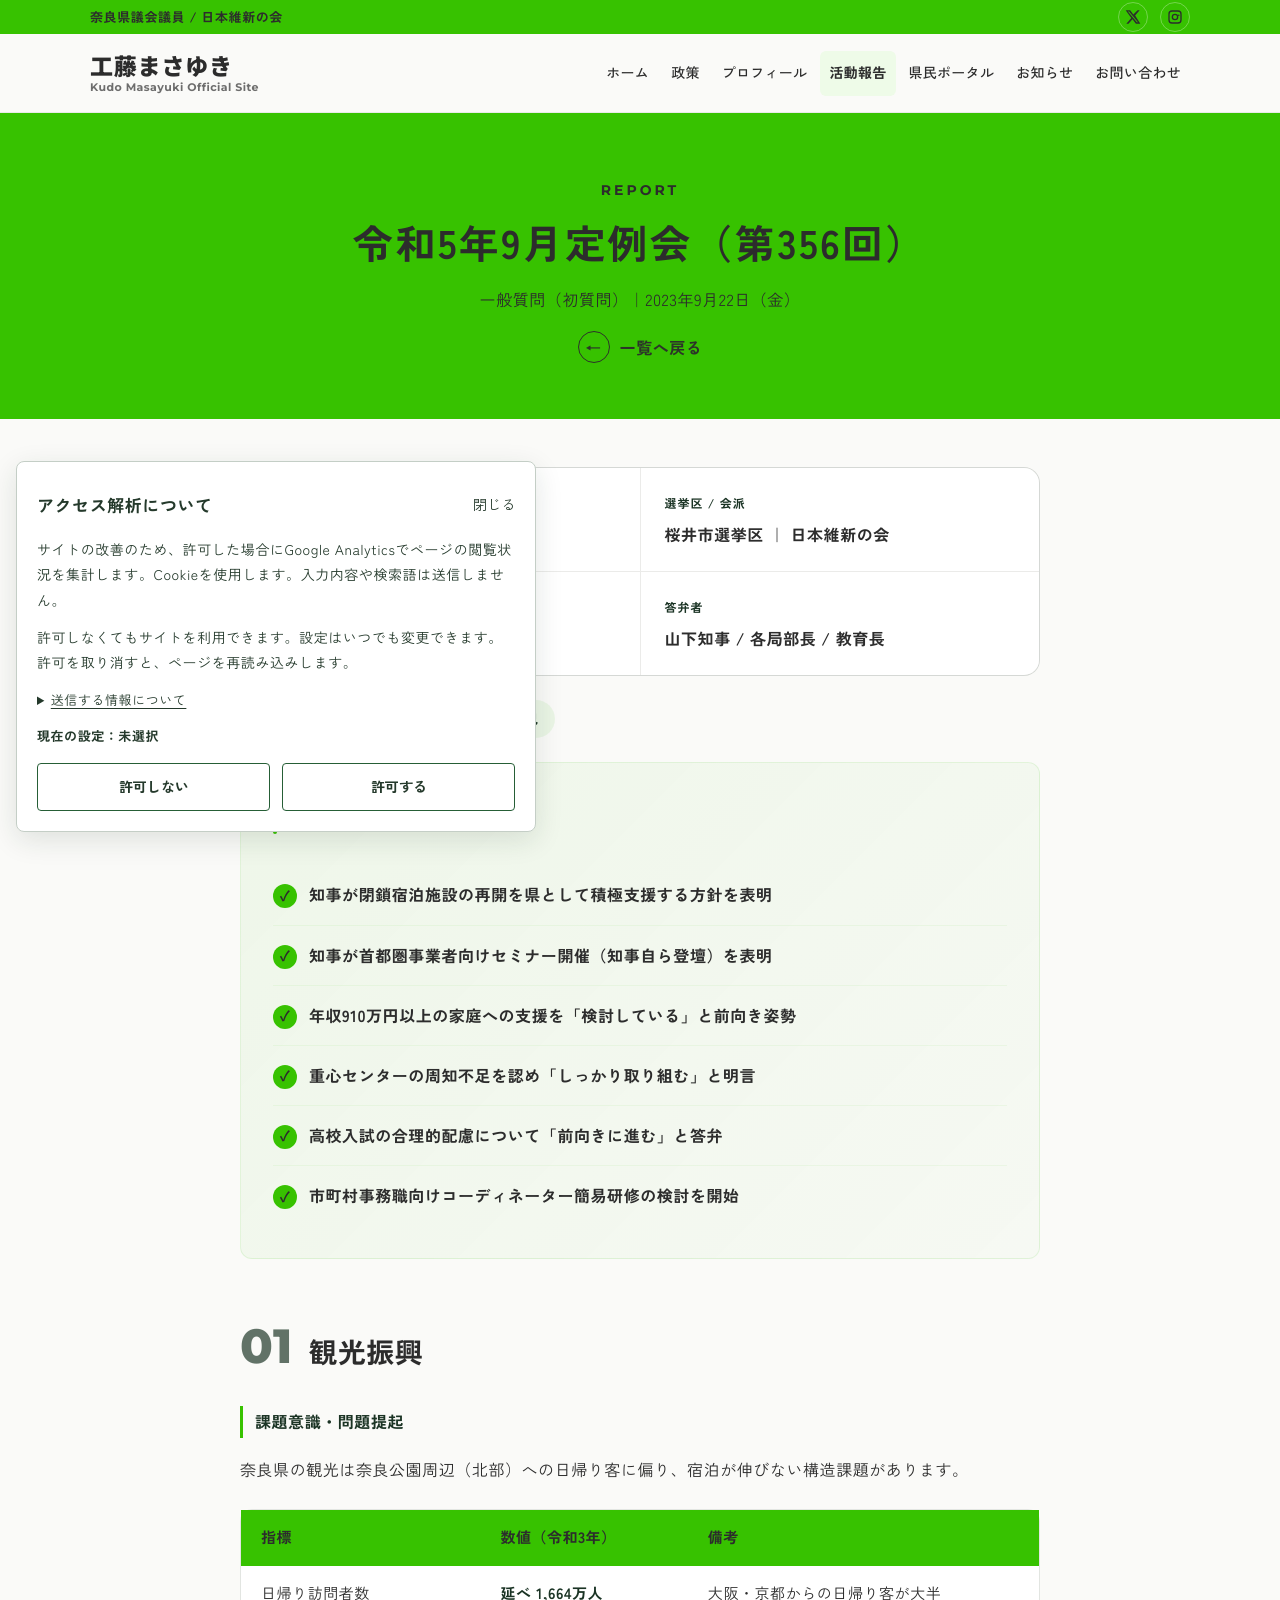
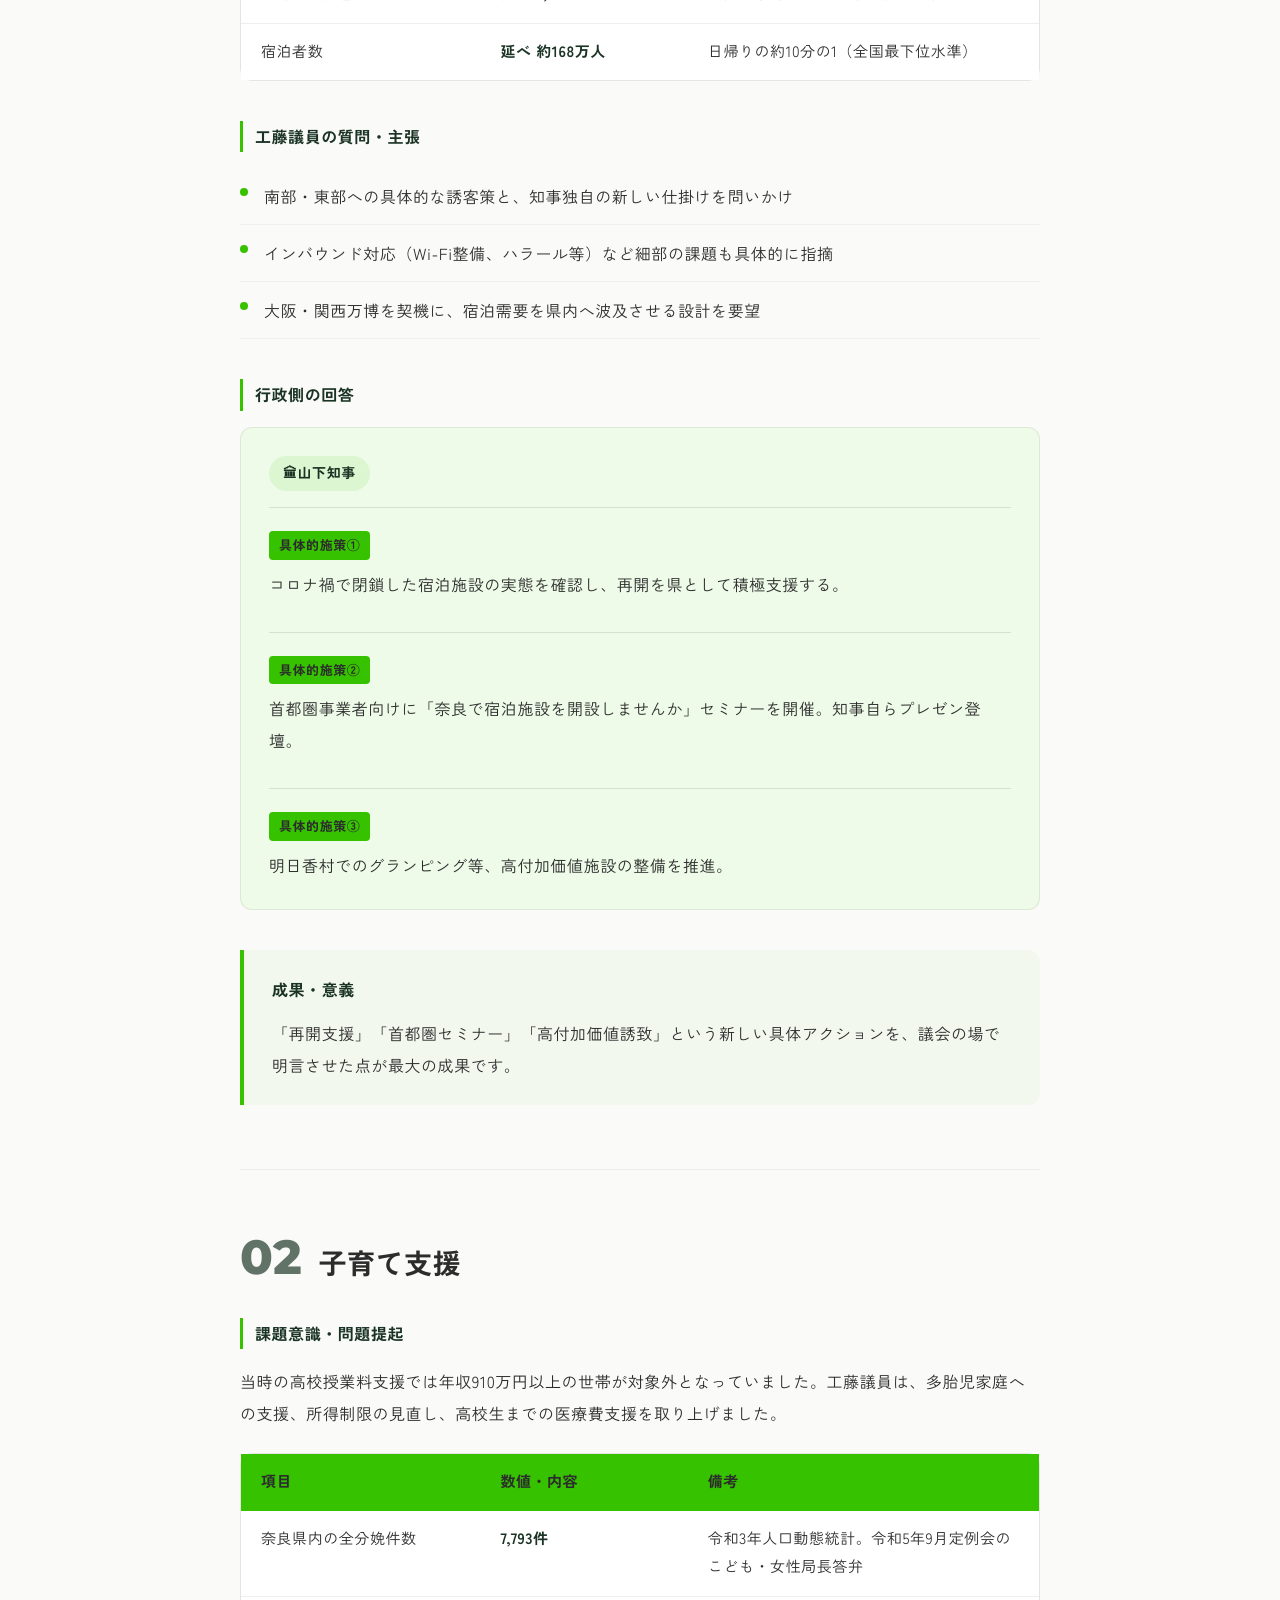
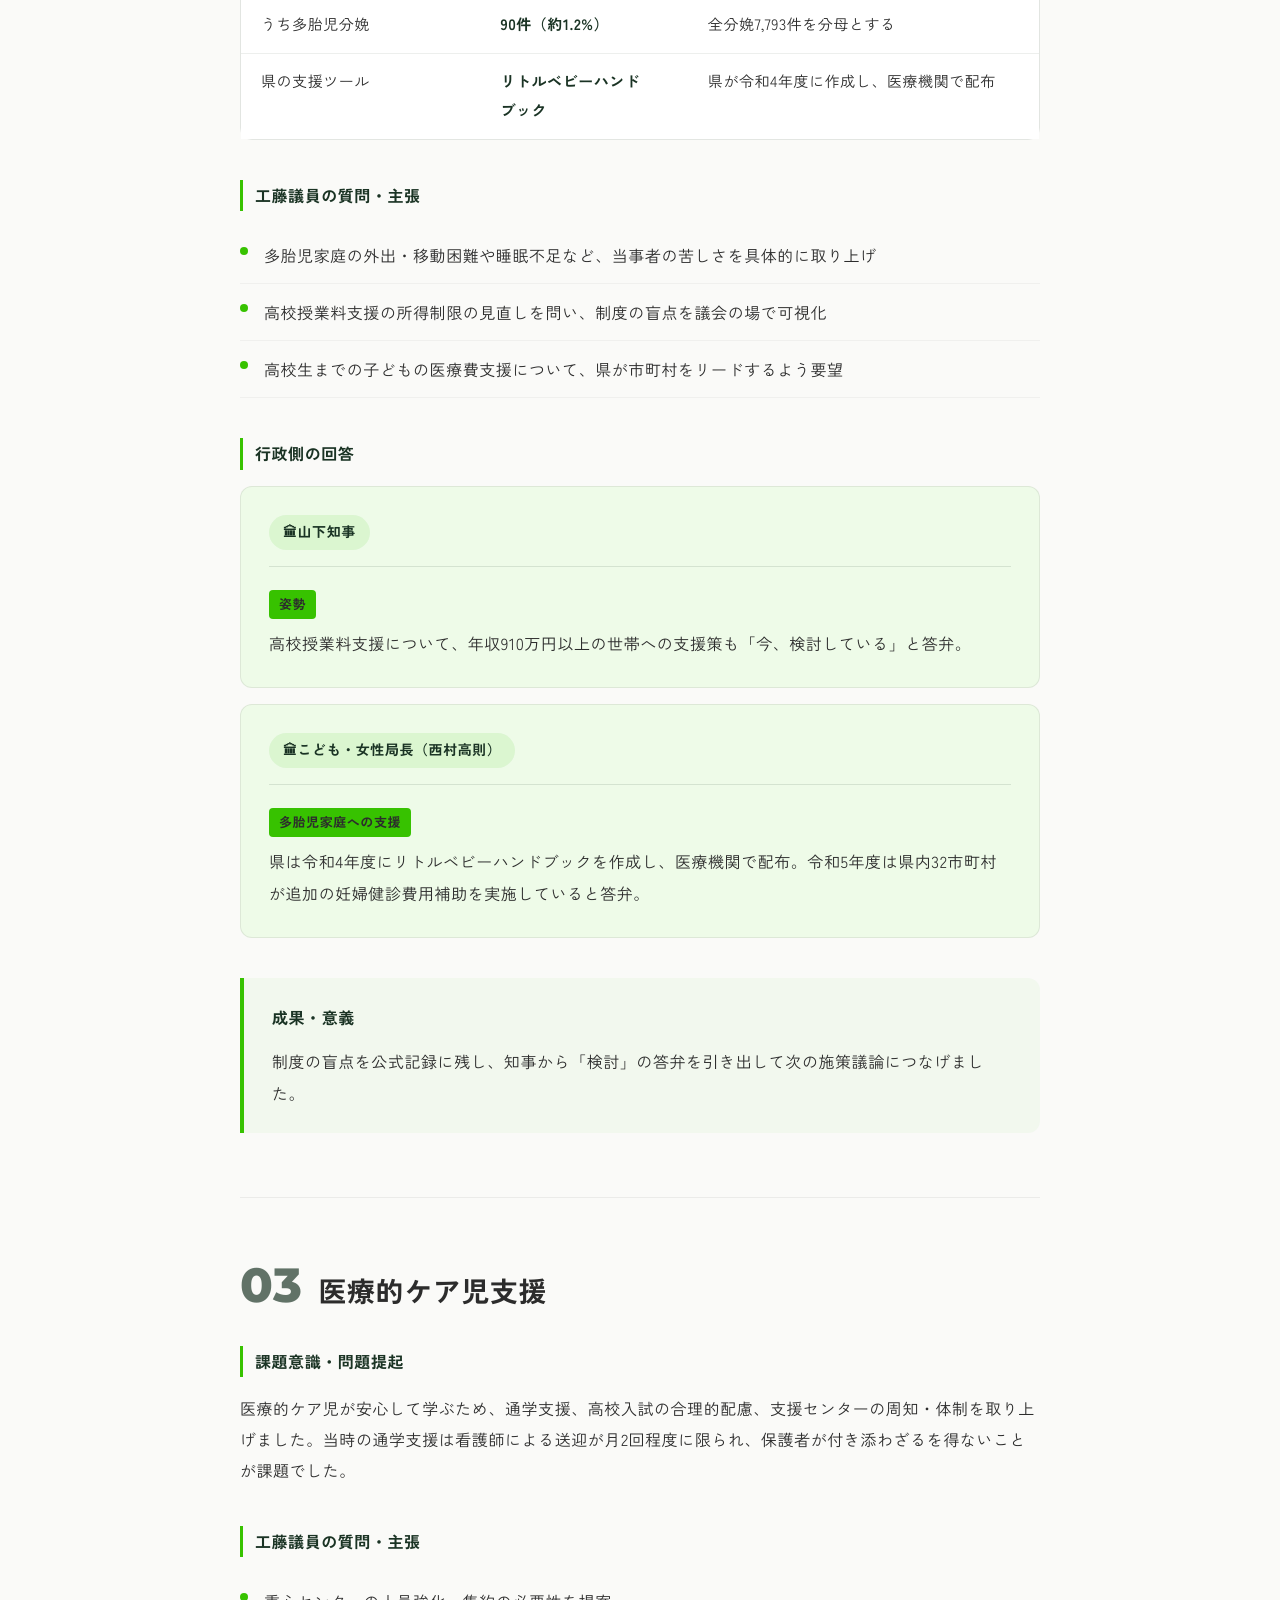
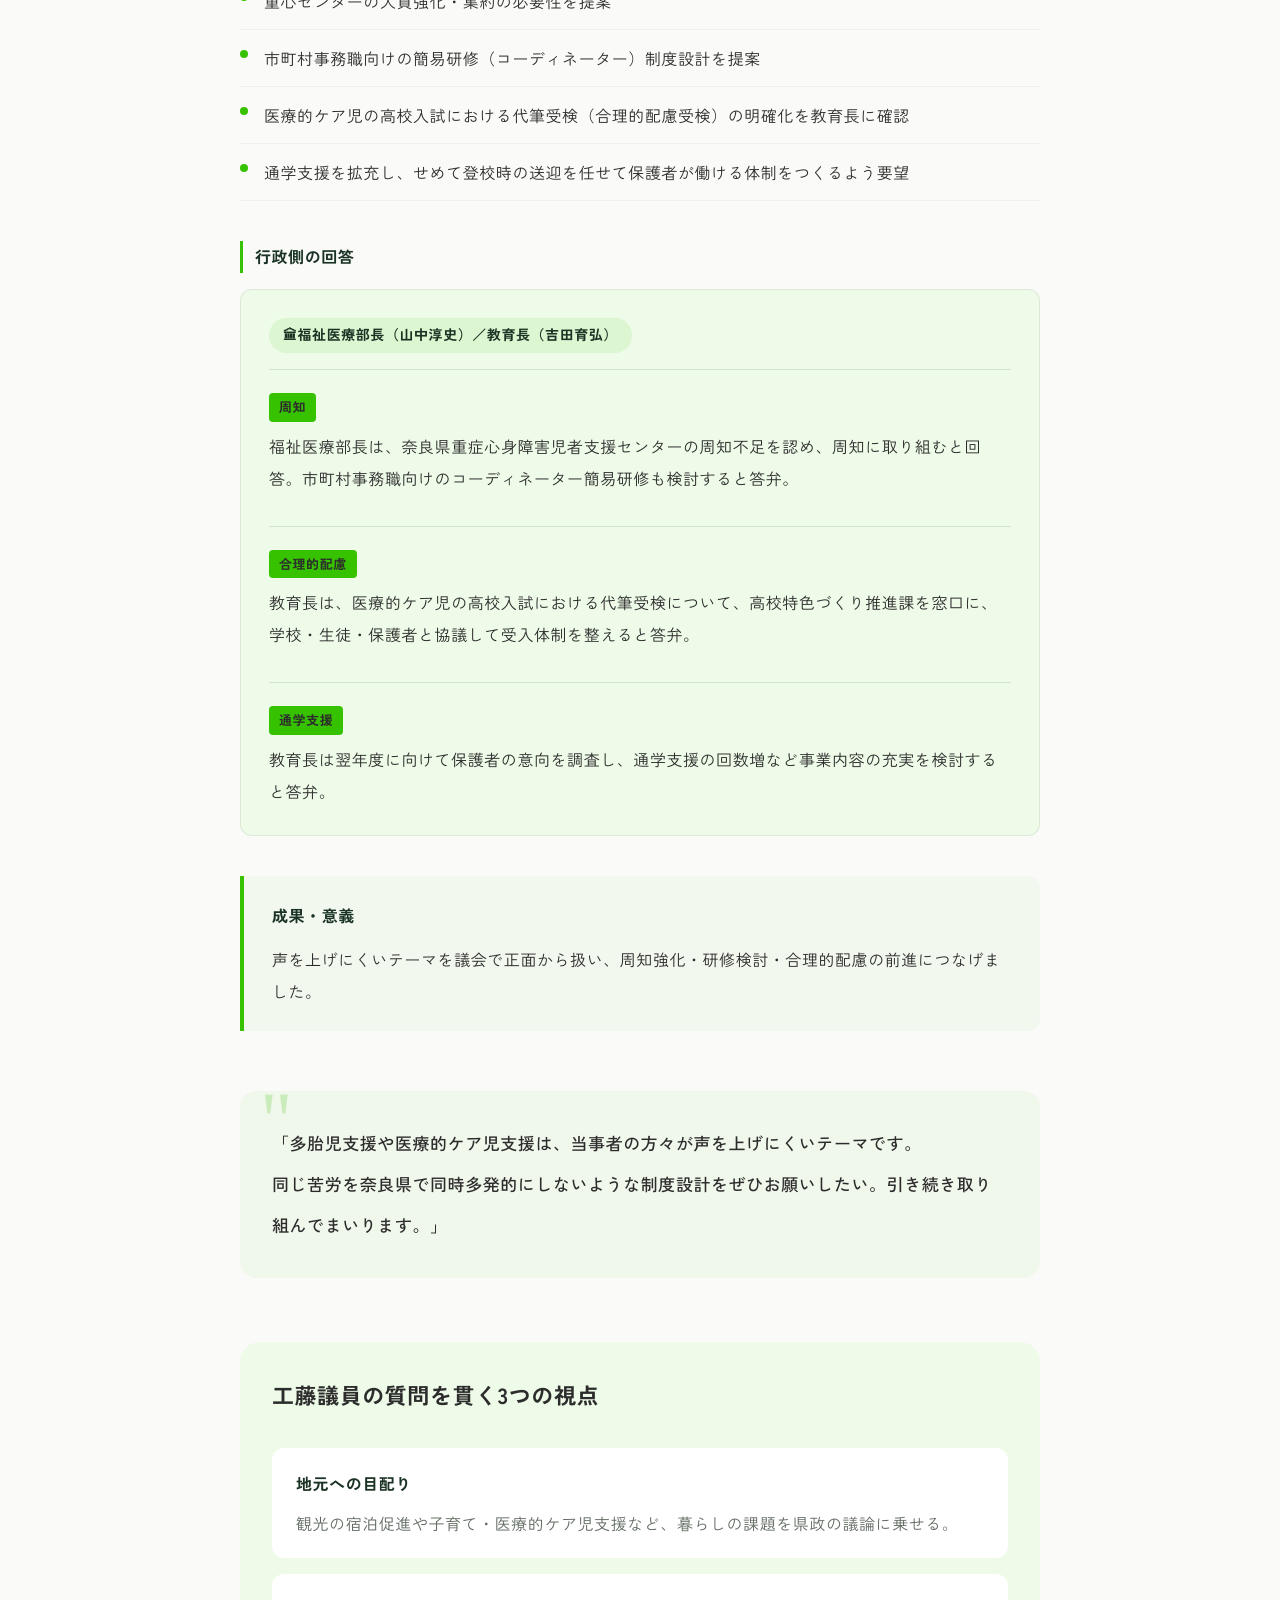
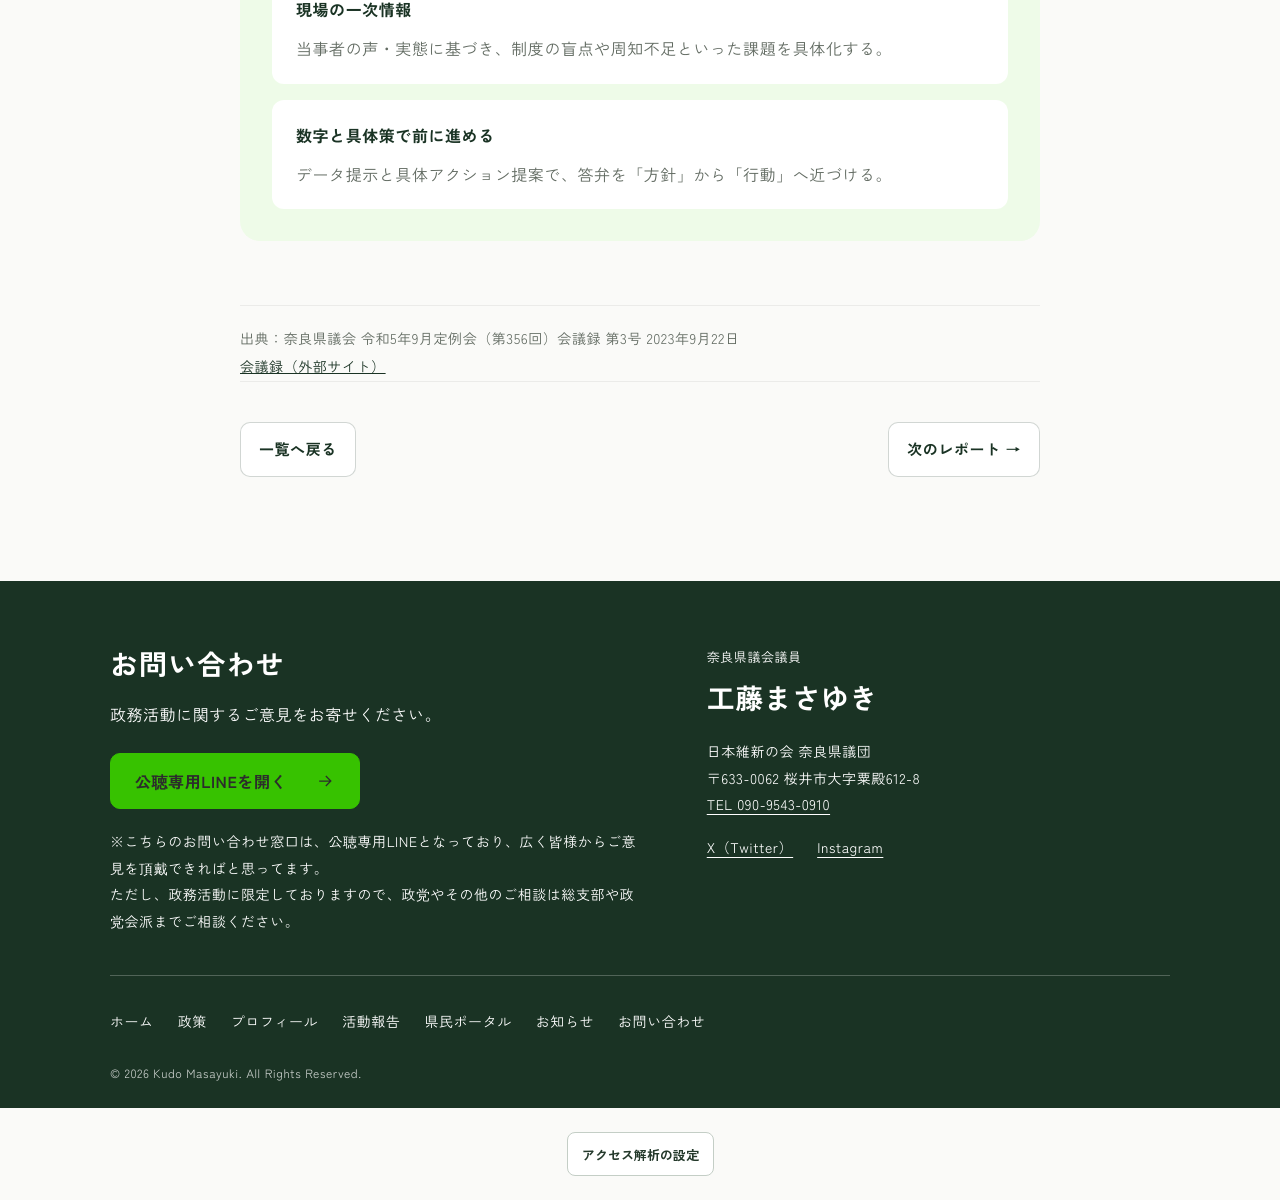
<file: reports/2023-09.html>
<!doctype html>
<html lang="ja">
  <head>
    <link rel="canonical" href="https://www.masayuki-kudou.com/reports/2023-09.html"/>
    <meta charset="utf-8" />
    <meta name="viewport" content="width=device-width, initial-scale=1" />
    <meta name="description" content="令和5年9月定例会（第356回）一般質問（初質問）の活動レポート。" />
    <title>令和5年9月定例会（初質問）｜活動報告｜工藤まさゆき</title>





<style>
      :root {
        --color-primary: #37c200;
        --color-bg-white: #fafaf8;
        --color-bg-light: #eefbe8;
        --color-bg-mid: #c8f0b8;
        --color-text: #2c2c2c;
        --color-text-muted: #888888;
        --color-footer-bg: #1a3324;
        --color-footer-text: #ffffff;
        --font-main: "Noto Sans JP", system-ui, -apple-system, "Segoe UI", sans-serif;
        --font-en: "Montserrat", system-ui, -apple-system, "Segoe UI", sans-serif;
        --content-max: 1100px;
        --pad-x: max(20px, 5vw);
        --ease-out: cubic-bezier(0.16, 1, 0.3, 1);
      }
      * {
        box-sizing: border-box;
      }
      html {
        scroll-behavior: smooth;
      }
      body {
        margin: 0;
        font-family: var(--font-main);
        color: var(--color-text);
        background: var(--color-bg-white);
        letter-spacing: 0.7px;
        line-height: 2.2;
        -webkit-font-smoothing: antialiased;
        text-rendering: geometricPrecision;
      }
      a {
        color: inherit;
        text-decoration: none;
      }
      .container {
        width: 100%;
        max-width: var(--content-max);
        margin: 0 auto;
        padding: 0 var(--pad-x);
      }
      .skip-link {
        position: absolute;
        left: -9999px;
        top: 10px;
        background: #ffffff;
        color: var(--color-text);
        padding: 10px 12px;
        border-radius: 12px;
        box-shadow: 0 10px 24px rgba(0, 0, 0, 0.12);
        z-index: 999;
      }
      .skip-link:focus {
        left: 12px;
        outline: 2px solid rgba(55, 194, 0, 0.5);
        outline-offset: 2px;
      }
      :focus-visible {
        outline: 2px solid rgba(55, 194, 0, 0.55);
        outline-offset: 3px;
        border-radius: 12px;
      }

      .topbar {
        height: 34px;
        background: var(--color-primary);
        color: #fff;
        display: flex;
        align-items: center;
      }
      .topbar .container {
        display: flex;
        align-items: center;
        justify-content: space-between;
        gap: 12px;
      }
      .topbar__label {
        font-size: 13px;
        font-weight: 700;
        letter-spacing: 0.6px;
        white-space: nowrap;
        overflow: hidden;
        text-overflow: ellipsis;
      }
      .topbar__social {
        display: flex;
        align-items: center;
        gap: 12px;
      }
      .icon-btn {
        width: 30px;
        height: 30px;
        border-radius: 999px;
        display: inline-flex;
        align-items: center;
        justify-content: center;
        border: 1px solid rgba(255, 255, 255, 0.3);
        transition: transform 0.6s var(--ease-out), opacity 0.6s var(--ease-out);
      }
      .icon-btn:hover {
        opacity: 0.85;
        transform: translateY(-2px);
      }
      .icon-btn svg {
        width: 16px;
        height: 16px;
        fill: #fff;
      }

      .header {
        position: sticky;
        top: 0;
        z-index: 50;
        background: rgba(250, 250, 248, 0.92);
        backdrop-filter: blur(10px);
        border-bottom: 1px solid rgba(26, 51, 36, 0.08);
      }
      .header .container {
        display: grid;
        grid-template-columns: 1fr auto;
        align-items: center;
        gap: 18px;
        padding-top: 14px;
        padding-bottom: 14px;
      }
      @media (min-width: 1200px) {
        .topbar .container,
        .header .container {
          max-width: none;
          padding-left: calc(var(--pad-x) + 180px);
          padding-right: calc(var(--pad-x) + 180px);
        }
      }
      .brand {
        display: flex;
        flex-direction: column;
        line-height: 1.1;
        min-width: 0;
      }
      .brand__jp {
        font-weight: 900;
        font-size: 24px;
        letter-spacing: 1.2px;
        white-space: nowrap;
      }
      .brand__en {
        font-family: var(--font-en);
        font-weight: 700;
        font-size: 12px;
        letter-spacing: 0.8px;
        opacity: 0.68;
        margin-top: 2px;
        white-space: nowrap;
      }
      .nav {
        display: flex;
        align-items: center;
        gap: 18px;
      }
      .nav a {
        font-size: 15px;
        font-weight: 500;
        letter-spacing: 0.5px;
        padding: 10px 8px;
        border-radius: 10px;
        transition: background 0.6s var(--ease-out), transform 0.6s var(--ease-out);
      }
      .nav a:hover {
        background: rgba(55, 194, 0, 0.1);
        transform: translateY(-1px);
      }
      .nav a[aria-current="page"] {
        background: rgba(55, 194, 0, 0.14);
      }

      .layout-3col {
        display: block;
        min-height: 100vh;
      }
      .sidebar {
        background: var(--color-primary);
        position: fixed;
        top: 0;
        height: 100vh;
        overflow: hidden;
        z-index: 5;
        width: 180px;
      }
      .sidebar--left {
        left: 0;
        display: flex;
        flex-direction: column;
        align-items: center;
        justify-content: space-between;
        padding: 40px 0 40px;
      }
      .sidebar--right {
        display: flex;
        flex-direction: column;
        align-items: center;
        justify-content: flex-end;
        padding: 24px 0;
        position: fixed;
        right: 0;
        top: 0;
        height: 100vh;
        width: 180px;
        background: var(--color-primary);
        z-index: 5;
        overflow: hidden;
      }
      .sidebar-bubble {
        position: relative;
        z-index: 2;
        margin: 0 0 14px;
        margin-top: auto;
        flex-shrink: 0;
      }
      .sidebar-bubble span {
        display: block;
        background: #ffffff;
        color: #2c2c2c;
        font-size: 20px;
        font-weight: 900;
        letter-spacing: 2px;
        padding: 14px 20px;
        border-radius: 16px;
        border: 3px solid #2c2c2c;
        position: relative;
        white-space: nowrap;
        writing-mode: vertical-rl;
      }
      .sidebar-bubble span::after {
        content: "";
        position: absolute;
        bottom: -16px;
        left: 50%;
        transform: translateX(-50%);
        width: 0;
        height: 0;
        border-left: 12px solid transparent;
        border-right: 12px solid transparent;
        border-top: 16px solid #ffffff;
        filter: drop-shadow(0 3px 0 #2c2c2c);
      }
      .sidebar__text {
        writing-mode: vertical-lr;
        font-family: var(--font-en);
        font-size: 28px;
        font-weight: 800;
        color: rgba(255, 255, 255, 0.15);
        letter-spacing: 6px;
        text-transform: uppercase;
        white-space: nowrap;
        margin-top: 120px;
      }
      .sidebar__label {
        writing-mode: vertical-rl;
        font-size: 18px;
        font-weight: 900;
        color: rgba(255, 255, 255, 0.9);
        letter-spacing: 3px;
        line-height: 1.6;
        text-align: center;
      }
      .sidebar__portrait {
        width: 100%;
        height: auto;
        max-height: 65vh;
        object-fit: contain;
        object-position: bottom center;
        opacity: 1;
        pointer-events: none;
        position: relative;
        z-index: 1;
        margin-top: 0;
      }
      .main-content {
        min-width: 0;
        background: var(--color-bg-white);
        margin-left: 180px;
        margin-right: 180px;
      }

      .report-hero {
        background: var(--color-primary);
        color: #ffffff;
        text-align: center;
        padding: 64px 20px;
      }
      .report-hero__label {
        font-family: var(--font-en);
        font-size: 14px;
        font-weight: 700;
        letter-spacing: 3px;
        opacity: 0.8;
        margin: 0 0 8px;
      }
      .report-hero__title {
        font-size: clamp(28px, 4.2vw, 44px);
        font-weight: 900;
        letter-spacing: 2px;
        margin: 0 0 12px;
      }
      .report-hero__subtitle {
        font-size: 16px;
        opacity: 0.9;
        margin: 0;
      }
      .backlink {
        display: inline-flex;
        align-items: center;
        gap: 10px;
        margin-top: 16px;
        font-weight: 700;
        color: rgba(255, 255, 255, 0.92);
        opacity: 0.95;
      }
      .backlink span {
        display: inline-flex;
        width: 32px;
        height: 32px;
        border-radius: 50%;
        border: 1.5px solid rgba(255, 255, 255, 0.55);
        align-items: center;
        justify-content: center;
      }

      .section {
        padding: 80px 0;
      }
      .card {
        background: #ffffff;
        border-radius: 16px;
        padding: 32px;
        box-shadow:
          0 1px 2px rgba(0, 0, 0, 0.04),
          0 4px 12px rgba(0, 0, 0, 0.04),
          0 12px 32px rgba(0, 0, 0, 0.03);
      }
      .overview-grid {
        display: grid;
        grid-template-columns: 1fr 1fr;
        gap: 32px;
        align-items: start;
      }
      .overview h2 {
        font-size: clamp(22px, 3vw, 28px);
        font-weight: 900;
        margin: 0 0 18px;
      }
      .kv {
        display: grid;
        gap: 10px;
      }
      .kv-row {
        display: grid;
        grid-template-columns: 120px 1fr;
        gap: 14px;
        padding: 10px 0;
        border-bottom: 1px solid rgba(0, 0, 0, 0.06);
      }
      .kv-row span:first-child {
        color: var(--color-text-muted);
        font-weight: 700;
        letter-spacing: 0.5px;
      }

      .highlights {
        background: var(--color-bg-light);
        padding: 48px 0;
        margin: 0;
      }
      .highlights h2 {
        font-size: clamp(22px, 3vw, 28px);
        font-weight: 900;
        margin: 0 0 20px;
      }
      .highlights__list {
        list-style: none;
        padding: 0;
        max-width: 900px;
        margin: 0 auto;
      }
      .highlights__list li {
        display: flex;
        align-items: flex-start;
        gap: 12px;
        padding: 12px 0;
        font-size: 16px;
        font-weight: 700;
        line-height: 1.6;
        border-bottom: 1px solid rgba(0, 0, 0, 0.04);
      }
      .highlights__list li::before {
        content: "✓";
        display: inline-flex;
        align-items: center;
        justify-content: center;
        width: 28px;
        height: 28px;
        background: var(--color-primary);
        color: #ffffff;
        border-radius: 50%;
        font-size: 14px;
        flex-shrink: 0;
        margin-top: 2px;
      }

      .theme-section {
        margin-bottom: 80px;
        padding-bottom: 80px;
        border-bottom: 1px solid rgba(0, 0, 0, 0.06);
      }
      .theme-header {
        display: flex;
        align-items: baseline;
        gap: 16px;
        margin-bottom: 40px;
      }
      .theme-no {
        font-family: var(--font-en);
        font-size: 56px;
        font-weight: 800;
        color: var(--color-primary);
        line-height: 1;
        opacity: 0.3;
      }
      .theme-title {
        font-size: clamp(24px, 3vw, 32px);
        font-weight: 900;
        margin: 0;
      }
      .theme-block {
        margin-bottom: 40px;
      }
      .theme-block__label {
        font-size: 16px;
        font-weight: 900;
        color: var(--color-primary);
        margin: 0 0 16px;
        padding-left: 12px;
        border-left: 3px solid var(--color-primary);
      }
      .data-table {
        width: 100%;
        border-collapse: collapse;
        margin: 20px 0;
        font-size: 15px;
      }
      .data-table thead {
        background: var(--color-primary);
        color: #ffffff;
      }
      .data-table th {
        padding: 12px 16px;
        text-align: left;
        font-weight: 700;
        letter-spacing: 0.5px;
      }
      .data-table td {
        padding: 12px 16px;
        border-bottom: 1px solid rgba(0, 0, 0, 0.06);
      }
      .data-table strong {
        color: var(--color-primary);
        font-weight: 900;
      }
      .claim-list {
        list-style: none;
        padding: 0;
        margin: 0;
      }
      .claim-list li {
        padding: 12px 0 12px 24px;
        position: relative;
        line-height: 2.0;
        border-bottom: 1px solid rgba(0, 0, 0, 0.04);
      }
      .claim-list li::before {
        content: "";
        position: absolute;
        left: 0;
        top: 20px;
        width: 8px;
        height: 8px;
        background: var(--color-primary);
        border-radius: 50%;
      }
      .answer-card {
        background: var(--color-bg-light);
        border-radius: 16px;
        padding: 28px;
        margin-bottom: 16px;
      }
      .answer-card__who {
        display: inline-block;
        font-size: 14px;
        font-weight: 900;
        color: var(--color-primary);
        background: rgba(55, 194, 0, 0.1);
        padding: 4px 14px;
        border-radius: 20px;
        margin-bottom: 16px;
      }
      .answer-item {
        margin-bottom: 16px;
        padding-bottom: 16px;
        border-bottom: 1px solid rgba(0, 0, 0, 0.06);
      }
      .answer-item:last-child {
        margin-bottom: 0;
        padding-bottom: 0;
        border-bottom: none;
      }
      .answer-item__label {
        display: inline-block;
        font-size: 13px;
        font-weight: 700;
        color: #ffffff;
        background: var(--color-primary);
        padding: 2px 10px;
        border-radius: 4px;
        margin-bottom: 8px;
      }
      .answer-item p {
        margin: 0;
        font-size: 15px;
        line-height: 2.0;
      }
      .theme-result {
        background: rgba(55, 194, 0, 0.04);
        border-left: 4px solid var(--color-primary);
        padding: 24px 28px;
        border-radius: 0 12px 12px 0;
      }
      .theme-result h3 {
        font-size: 16px;
        font-weight: 900;
        color: var(--color-primary);
        margin: 0 0 12px;
      }
      .theme-result p {
        margin: 0;
        font-size: 15px;
        line-height: 2.2;
      }

      .closing-quote {
        background: rgba(55, 194, 0, 0.05);
        border-radius: 16px;
        padding: 40px 36px;
        margin: 60px 0;
        position: relative;
      }
      .closing-quote::before {
        content: '"';
        position: absolute;
        top: -10px;
        left: 20px;
        font-size: 80px;
        color: var(--color-primary);
        opacity: 0.2;
        line-height: 1;
        font-family: serif;
      }
      .closing-quote p {
        font-size: 17px;
        line-height: 2.4;
        font-weight: 500;
        margin: 0;
      }
      .source {
        font-size: 14px;
        color: var(--color-text-muted);
        margin-top: 40px;
        padding-top: 20px;
        border-top: 1px solid rgba(0, 0, 0, 0.06);
      }
      .source a {
        color: var(--color-primary);
        text-decoration: underline;
      }
      .report-nav {
        display: flex;
        justify-content: space-between;
        gap: 20px;
        padding: 40px 0;
        border-top: 1px solid rgba(0, 0, 0, 0.06);
      }
      .report-nav a {
        font-size: 15px;
        font-weight: 700;
        color: var(--color-primary);
      }

      footer {
        background: var(--color-footer-bg);
        color: var(--color-footer-text);
        padding: 54px 0 40px;
      }
      .footer-nav {
        display: flex;
        flex-wrap: wrap;
        gap: 14px 18px;
        margin: 0 0 18px;
      }
      .footer-nav a {
        opacity: 0.9;
        padding: 8px 10px;
        border-radius: 12px;
        transition: background 0.6s var(--ease-out), opacity 0.6s var(--ease-out);
      }
      .footer-nav a:hover {
        background: rgba(255, 255, 255, 0.08);
        opacity: 1;
      }
      .footer-text {
        margin: 0;
        opacity: 0.92;
        line-height: 2.0;
        letter-spacing: 0.7px;
        font-size: 14px;
      }
      .footer-copy {
        margin-top: 20px;
        opacity: 0.7;
        font-family: var(--font-en);
        font-weight: 700;
        letter-spacing: 0.5px;
        font-size: 13px;
      }
      .reveal {
        opacity: 0;
        transform: translateY(20px);
        transition: opacity 0.8s var(--ease-out), transform 0.8s var(--ease-out);
      }
      .reveal.is-visible {
        opacity: 1;
        transform: translateY(0);
      }

      /* ========================================
         活動レポート — デザイン強化 v2
         ======================================== */

      .overview-card {
        display: grid;
        grid-template-columns: 1fr 1fr;
        gap: 1px;
        background: rgba(0, 0, 0, 0.06);
        border-radius: 16px;
        overflow: hidden;
        margin-bottom: 48px;
      }

      .overview-card__item {
        background: #ffffff;
        padding: 24px 28px;
      }

      .overview-card__label {
        font-size: 12px;
        font-weight: 700;
        color: var(--color-primary);
        letter-spacing: 1px;
        margin: 0 0 6px;
        text-transform: uppercase;
      }

      .overview-card__value {
        font-size: 16px;
        font-weight: 700;
        margin: 0;
        line-height: 1.6;
      }

      @media (max-width: 767px) {
        .overview-card {
          grid-template-columns: 1fr;
        }
      }

      .theme-tags {
        display: flex;
        flex-wrap: wrap;
        gap: 8px;
        margin: 16px 0 32px;
      }

      .theme-tag {
        font-size: 13px;
        font-weight: 700;
        color: var(--color-primary);
        background: rgba(55, 194, 0, 0.08);
        padding: 6px 16px;
        border-radius: 24px;
        letter-spacing: 0.5px;
      }

      .highlights {
        background: linear-gradient(135deg, rgba(55, 194, 0, 0.06), rgba(55, 194, 0, 0.02));
        border-radius: 20px;
        padding: 48px 40px;
        margin-bottom: 64px;
        border: 1px solid rgba(55, 194, 0, 0.1);
      }

      .highlights__title {
        font-size: 28px;
        font-weight: 900;
        margin: 0 0 32px;
        display: flex;
        align-items: center;
        gap: 12px;
      }

      .highlights__title::before {
        content: "";
        display: inline-block;
        width: 4px;
        height: 28px;
        background: var(--color-primary);
        border-radius: 2px;
      }

      .highlights__list {
        list-style: none;
        padding: 0;
        margin: 0;
      }

      .highlights__list li {
        display: flex;
        align-items: flex-start;
        gap: 16px;
        padding: 16px 0;
        font-size: 16px;
        font-weight: 600;
        line-height: 1.7;
        border-bottom: 1px solid rgba(55, 194, 0, 0.06);
      }

      .highlights__list li:last-child {
        border-bottom: none;
      }

      .highlights__list li .check-icon {
        display: inline-flex;
        align-items: center;
        justify-content: center;
        width: 32px;
        height: 32px;
        background: var(--color-primary);
        color: #ffffff;
        border-radius: 50%;
        font-size: 16px;
        flex-shrink: 0;
        margin-top: 2px;
        box-shadow: 0 2px 8px rgba(55, 194, 0, 0.3);
      }

      .theme-block__text {
        font-size: 16px;
        line-height: 2.2;
        margin: 0 0 24px;
      }

      .answer-card__who::before {
        content: "🏛";
        font-size: 14px;
      }

      .answer-items {
        display: flex;
        flex-direction: column;
        gap: 16px;
      }

      /* --- 3つの視点まとめ --- */
      .viewpoints-summary {
        margin: 64px 0;
        padding: 48px 40px;
        background: var(--color-bg-light);
        border-radius: 20px;
      }

      .viewpoints-summary__title {
        font-size: 22px;
        font-weight: 900;
        margin: 0 0 32px;
      }

      .viewpoints-summary__grid {
        display: grid;
        grid-template-columns: repeat(3, 1fr);
        gap: 24px;
      }

      .viewpoint-mini {
        background: #ffffff;
        border-radius: 12px;
        padding: 24px;
        box-shadow: 0 1px 4px rgba(0, 0, 0, 0.04);
      }

      .viewpoint-mini h3 {
        font-size: 16px;
        font-weight: 900;
        color: var(--color-primary);
        margin: 0 0 8px;
      }

      .viewpoint-mini p {
        font-size: 14px;
        line-height: 1.8;
        color: var(--color-text-muted);
        margin: 0;
      }

      @media (max-width: 767px) {
        .viewpoints-summary__grid {
          grid-template-columns: 1fr;
        }
      }

      @media (max-width: 767px) {
        .sidebar {
          display: none;
        }
        .main-content {
          margin-left: 0;
          margin-right: 0;
        }
        .overview-grid {
          grid-template-columns: 1fr;
        }
        .kv-row {
          grid-template-columns: 1fr;
          gap: 6px;
        }
      }
      /* iPhone 16 基準（393px）でのSP最適化 */
      @media (max-width: 430px) {
        :root {
          --pad-x: 18px;
        }
        body {
          overflow-x: hidden;
        }
        .container {
          padding: 0 var(--pad-x);
        }
        .topbar .container,
        .header .container {
          padding-left: var(--pad-x);
          padding-right: var(--pad-x);
        }
        .section-title {
          letter-spacing: 1px;
        }
        .data-table {
          display: block;
          max-width: 100%;
          overflow-x: auto;
          -webkit-overflow-scrolling: touch;
        }
      }
      @media (min-width: 768px) and (max-width: 1199px) {
        .sidebar,
        .sidebar--right {
          width: 120px;
        }
        .main-content {
          margin-left: 120px;
          margin-right: 120px;
        }
        .topbar .container,
        .header .container {
          max-width: none;
          padding-left: calc(var(--pad-x) + 120px);
          padding-right: calc(var(--pad-x) + 120px);
        }
        .sidebar__text {
          font-size: 22px;
          letter-spacing: 5px;
        }
        .sidebar__label {
          font-size: 15px;
        }
        .sidebar-bubble span {
          font-size: 16px;
          padding: 10px 16px;
        }
      }
      @media (prefers-reduced-motion: reduce) {
        html {
          scroll-behavior: auto;
        }
        .reveal {
          opacity: 1;
          transform: none;
          transition: none;
        }
      }
    </style>
    <link rel="stylesheet" href="/assets/consent-ui.css">
    <script src="/assets/consent-ui.js" defer></script>
    <script src="/assets/analytics.js" defer></script>

<link rel="stylesheet" href="/assets/fonts/fonts.css">
<link rel="stylesheet" href="/assets/refinements.css">
<link rel="stylesheet" href="/assets/site-shell.css">
<link rel="stylesheet" href="/assets/reports-layout.css">
<script src="/assets/site-shell.js" defer></script>
<link rel="icon" href="/assets/favicon.svg" type="image/svg+xml">
</head>

  <body class="report-page report-detail">
    <a class="skip-link" href="#main">本文へスキップ</a>

    <div class="topbar" role="navigation" aria-label="SNSリンク">
      <div class="container">
        <div class="topbar__label">奈良県議会議員 / 日本維新の会</div>
        <div class="topbar__social" aria-label="SNSリンク">
          <a class="icon-btn" href="https://x.com/masayuki_kudoh" target="_blank" rel="noreferrer" aria-label="X（旧Twitter）を開く">
            <svg viewBox="0 0 24 24" aria-hidden="true"><path d="M18.9 2H22l-6.8 7.8L23 22h-6.6l-5.2-6.8L5.2 22H2l7.4-8.5L1 2h6.8l4.7 6.1L18.9 2Zm-1.1 18h1.7L6.1 3.9H4.3L17.8 20Z" /></svg>
          </a>
          <a class="icon-btn" href="https://www.instagram.com/masayukikudoh/" target="_blank" rel="noreferrer" aria-label="Instagramを開く">
            <svg viewBox="0 0 24 24" aria-hidden="true">
              <path
                d="M7.5 2h9A5.5 5.5 0 0 1 22 7.5v9A5.5 5.5 0 0 1 16.5 22h-9A5.5 5.5 0 0 1 2 16.5v-9A5.5 5.5 0 0 1 7.5 2Zm9 2h-9A3.5 3.5 0 0 0 4 7.5v9A3.5 3.5 0 0 0 7.5 20h9a3.5 3.5 0 0 0 3.5-3.5v-9A3.5 3.5 0 0 0 16.5 4ZM12 7a5 5 0 1 1 0 10 5 5 0 0 1 0-10Zm0 2a3 3 0 1 0 0 6 3 3 0 0 0 0-6Zm5.7-.9a1.2 1.2 0 1 1 0 2.4 1.2 1.2 0 0 1 0-2.4Z"
              />
            </svg>
          </a>
        </div>
      </div>
    </div>

    <header class="header site-header">
  <div class="site-header__inner">
    <a class="brand" href="/index.html#home"><span class="brand__jp">工藤まさゆき</span><span class="brand__en">Kudo Masayuki Official Site</span></a>
    <nav class="nav site-nav" aria-label="グローバルナビゲーション"><a href="/index.html#home">ホーム</a>
<a href="/policy/index.html">政策</a>
<a href="/index.html#profile">プロフィール</a>
<a href="/reports/index.html" aria-current="page">活動報告</a>
<a href="/portal.html">県民ポータル</a>
<a href="/index.html#news">お知らせ</a>
<a href="/index.html#siteFooter">お問い合わせ</a></nav>
    <button class="menu-btn site-menu-toggle" id="menuBtn" type="button" aria-label="メニューを開く" aria-expanded="false" aria-controls="mobilePanel" hidden><span></span><span></span><span></span></button>
  </div>
  <nav class="mobile-panel site-mobile-nav" id="mobilePanel" aria-label="モバイルメニュー" hidden><div class="site-mobile-nav__inner"><a href="/index.html#home">ホーム</a>
<a href="/policy/index.html">政策</a>
<a href="/index.html#profile">プロフィール</a>
<a href="/reports/index.html" aria-current="page">活動報告</a>
<a href="/portal.html">県民ポータル</a>
<a href="/index.html#news">お知らせ</a>
<a href="/index.html#siteFooter">お問い合わせ</a></div></nav>
</header>

    <main id="main">
      <div class="report-layout">

        <div class="main-content">
          <div class="report-hero">
            <p class="report-hero__label">REPORT</p>
            <h1 class="report-hero__title"><span>令和5年9月定例会</span><span>（第356回）</span></h1>
            <p class="report-hero__subtitle">一般質問（初質問）｜2023年9月22日（金）</p>
            <a class="backlink" href="index.html"><span>←</span>一覧へ戻る</a>
          </div>

          <div class="report-body">
          <div class="overview-card reveal">
            <div class="overview-card__item">
              <p class="overview-card__label">議員名</p>
              <p class="overview-card__value">工藤 将之（くどう まさゆき）</p>
            </div>
            <div class="overview-card__item">
              <p class="overview-card__label">選挙区 / 会派</p>
              <p class="overview-card__value">桜井市選挙区 ｜ 日本維新の会</p>
            </div>
            <div class="overview-card__item">
              <p class="overview-card__label">質問種別</p>
              <p class="overview-card__value">一般質問（初質問）</p>
            </div>
            <div class="overview-card__item">
              <p class="overview-card__label">答弁者</p>
              <p class="overview-card__value">山下知事 / 各局部長 / 教育長</p>
            </div>
          </div>

          <div class="theme-tags">
            <span class="theme-tag">観光振興</span>
            <span class="theme-tag">子育て支援</span>
            <span class="theme-tag">医療的ケア児</span>
          </div>

          <section class="highlights reveal" aria-label="成果ハイライト">
            <h2 class="highlights__title">成果ハイライト</h2>
            <ul class="highlights__list">
              <li><span class="check-icon">✓</span><span>知事が閉鎖宿泊施設の再開を県として積極支援する方針を表明</span></li>
              <li><span class="check-icon">✓</span><span>知事が首都圏事業者向けセミナー開催（知事自ら登壇）を表明</span></li>
              <li><span class="check-icon">✓</span><span>年収910万円以上の家庭への支援を「検討している」と前向き姿勢</span></li>
              <li><span class="check-icon">✓</span><span>重心センターの周知不足を認め「しっかり取り組む」と明言</span></li>
              <li><span class="check-icon">✓</span><span>高校入試の合理的配慮について「前向きに進む」と答弁</span></li>
              <li><span class="check-icon">✓</span><span>市町村事務職向けコーディネーター簡易研修の検討を開始</span></li>
            </ul>
          </section>

          <section class="section container js-stagger" aria-label="テーマ別詳細">
            <section class="theme-section reveal">
              <div class="theme-header">
                <span class="theme-no">01</span>
                <h2 class="theme-title">観光振興</h2>
              </div>

              <div class="theme-body">
                <div class="theme-block">
                  <h3 class="theme-block__label">課題意識・問題提起</h3>
                  <p style="margin: 0">奈良県の観光は奈良公園周辺（北部）への日帰り客に偏り、宿泊が伸びない構造課題があります。</p>
                  <table class="data-table report-table--stack" role="table">
                    <thead role="rowgroup">
                      <tr role="row">
                        <th role="columnheader" scope="col">指標</th>
                        <th role="columnheader" scope="col">数値（令和3年）</th>
                        <th role="columnheader" scope="col">備考</th>
                      </tr>
                    </thead>
                    <tbody role="rowgroup">
                      <tr role="row">
                        <td role="cell"><span class="report-table-label" aria-hidden="true">指標</span>日帰り訪問者数</td>
                        <td role="cell"><span class="report-table-label" aria-hidden="true">数値（令和3年）</span><strong>延べ <span class="report-number">1,664万人</span></strong></td>
                        <td role="cell"><span class="report-table-label" aria-hidden="true">備考</span>大阪・京都からの日帰り客が大半</td>
                      </tr>
                      <tr role="row">
                        <td role="cell"><span class="report-table-label" aria-hidden="true">指標</span>宿泊者数</td>
                        <td role="cell"><span class="report-table-label" aria-hidden="true">数値（令和3年）</span><strong>延べ <span class="report-number">約168万人</span></strong></td>
                        <td role="cell"><span class="report-table-label" aria-hidden="true">備考</span>日帰りの約10分の1（全国最下位水準）</td>
                      </tr>
                    </tbody>
                  </table>
                </div>

                <div class="theme-block">
                  <h3 class="theme-block__label">工藤議員の質問・主張</h3>
                  <ul class="claim-list">
                    <li>南部・東部への具体的な誘客策と、知事独自の新しい仕掛けを問いかけ</li>
                    <li>インバウンド対応（Wi-Fi整備、ハラール等）など細部の課題も具体的に指摘</li>
                    <li>大阪・関西万博を契機に、宿泊需要を県内へ波及させる設計を要望</li>
                  </ul>
                </div>

                <div class="theme-block">
                  <h3 class="theme-block__label">行政側の回答</h3>
                  <div class="answer-card">
                    <div class="answer-card__who">山下知事</div>
                    <div class="answer-items">
                      <div class="answer-item">
                        <span class="answer-item__label">具体的施策①</span>
                        <p>コロナ禍で閉鎖した宿泊施設の実態を確認し、再開を県として積極支援する。</p>
                      </div>
                      <div class="answer-item">
                        <span class="answer-item__label">具体的施策②</span>
                        <p>首都圏事業者向けに「奈良で宿泊施設を開設しませんか」セミナーを開催。知事自らプレゼン登壇。</p>
                      </div>
                      <div class="answer-item">
                        <span class="answer-item__label">具体的施策③</span>
                        <p>明日香村でのグランピング等、高付加価値施設の整備を推進。</p>
                      </div>
                    </div>
                  </div>
                </div>

                <div class="theme-result">
                  <h3>成果・意義</h3>
                  <p>「再開支援」「首都圏セミナー」「高付加価値誘致」という新しい具体アクションを、議会の場で明言させた点が最大の成果です。</p>
                </div>
              </div>
            </section>

            <section class="theme-section reveal">
              <div class="theme-header">
                <span class="theme-no">02</span>
                <h2 class="theme-title">子育て支援</h2>
              </div>
              <div class="theme-body">
                <div class="theme-block">
                  <h3 class="theme-block__label">課題意識・問題提起</h3>
                  <p class="theme-block__text">当時の高校授業料支援では年収910万円以上の世帯が対象外となっていました。工藤議員は、多胎児家庭への支援、所得制限の見直し、高校生までの医療費支援を取り上げました。</p>
                  <table class="data-table report-table--stack" role="table">
                    <thead role="rowgroup">
                      <tr role="row"><th role="columnheader" scope="col">項目</th><th role="columnheader" scope="col">数値・内容</th><th role="columnheader" scope="col">備考</th></tr>
                    </thead>
                    <tbody role="rowgroup">
                      <tr role="row"><td role="cell"><span class="report-table-label" aria-hidden="true">項目</span>奈良県内の全分娩件数</td><td role="cell"><span class="report-table-label" aria-hidden="true">数値・内容</span><strong>7,793件</strong></td><td role="cell"><span class="report-table-label" aria-hidden="true">備考</span>令和3年人口動態統計。令和5年9月定例会のこども・女性局長答弁</td></tr><tr role="row"><td role="cell"><span class="report-table-label" aria-hidden="true">項目</span>うち多胎児分娩</td><td role="cell"><span class="report-table-label" aria-hidden="true">数値・内容</span><strong>90件（<span class="report-number">約1.2%</span>）</strong></td><td role="cell"><span class="report-table-label" aria-hidden="true">備考</span>全分娩7,793件を分母とする</td></tr>
                      <tr role="row"><td role="cell"><span class="report-table-label" aria-hidden="true">項目</span>県の支援ツール</td><td role="cell"><span class="report-table-label" aria-hidden="true">数値・内容</span><strong>リトルベビーハンドブック</strong></td><td role="cell"><span class="report-table-label" aria-hidden="true">備考</span>県が令和4年度に作成し、医療機関で配布</td></tr>
                    </tbody>
                  </table>
                </div>
                <div class="theme-block">
                  <h3 class="theme-block__label">工藤議員の質問・主張</h3>
                  <ul class="claim-list">
                    <li>多胎児家庭の外出・移動困難や睡眠不足など、当事者の苦しさを具体的に取り上げ</li>
                    <li>高校授業料支援の所得制限の見直しを問い、制度の盲点を議会の場で可視化</li><li>高校生までの子どもの医療費支援について、県が市町村をリードするよう要望</li>
                  </ul>
                </div>
                <div class="theme-block">
                  <h3 class="theme-block__label">行政側の回答</h3>
                  <div class="answer-card">
                    <div class="answer-card__who">山下知事</div>
                    <div class="answer-items">
                      <div class="answer-item">
                        <span class="answer-item__label">姿勢</span>
                        <p>高校授業料支援について、年収910万円以上の世帯への支援策も「今、検討している」と答弁。</p>
                      </div>
                    </div>
                  </div><div class="answer-card"><div class="answer-card__who">こども・女性局長（西村高則）</div><div class="answer-items"><div class="answer-item"><span class="answer-item__label">多胎児家庭への支援</span><p>県は令和4年度にリトルベビーハンドブックを作成し、医療機関で配布。令和5年度は県内32市町村が追加の妊婦健診費用補助を実施していると答弁。</p></div></div></div>
                </div>
                <div class="theme-result">
                  <h3>成果・意義</h3>
                  <p>制度の盲点を公式記録に残し、知事から「検討」の答弁を引き出して次の施策議論につなげました。</p>
                </div>
              </div>
            </section>

            <section class="theme-section reveal" style="border-bottom: none; padding-bottom: 0; margin-bottom: 0">
              <div class="theme-header">
                <span class="theme-no">03</span>
                <h2 class="theme-title">医療的ケア児支援</h2>
              </div>
              <div class="theme-body">
                <div class="theme-block">
                  <h3 class="theme-block__label">課題意識・問題提起</h3>
                  <p style="margin: 0">医療的ケア児が安心して学ぶため、通学支援、高校入試の合理的配慮、支援センターの周知・体制を取り上げました。当時の通学支援は看護師による送迎が月2回程度に限られ、保護者が付き添わざるを得ないことが課題でした。</p>
                </div>
                <div class="theme-block">
                  <h3 class="theme-block__label">工藤議員の質問・主張</h3>
                  <ul class="claim-list">
                    <li>重心センターの人員強化・集約の必要性を提案</li>
                    <li>市町村事務職向けの簡易研修（コーディネーター）制度設計を提案</li>
                    <li>医療的ケア児の高校入試における代筆受検（合理的配慮受検）の明確化を教育長に確認</li><li>通学支援を拡充し、せめて登校時の送迎を任せて保護者が働ける体制をつくるよう要望</li>
                  </ul>
                </div>
                <div class="theme-block">
                  <h3 class="theme-block__label">行政側の回答</h3>
                  <div class="answer-card">
                    <div class="answer-card__who">福祉医療部長（山中淳史）／教育長（吉田育弘）</div>
                    <div class="answer-items">
                      <div class="answer-item">
                        <span class="answer-item__label">周知</span>
                        <p>福祉医療部長は、奈良県重症心身障害児者支援センターの周知不足を認め、周知に取り組むと回答。市町村事務職向けのコーディネーター簡易研修も検討すると答弁。</p>
                      </div>
                      <div class="answer-item">
                        <span class="answer-item__label">合理的配慮</span>
                        <p>教育長は、医療的ケア児の高校入試における代筆受検について、高校特色づくり推進課を窓口に、学校・生徒・保護者と協議して受入体制を整えると答弁。</p>
                      </div>
                    <div class="answer-item"><span class="answer-item__label">通学支援</span><p>教育長は翌年度に向けて保護者の意向を調査し、通学支援の回数増など事業内容の充実を検討すると答弁。</p></div></div>
                  </div>
                </div>
                <div class="theme-result">
                  <h3>成果・意義</h3>
                  <p>声を上げにくいテーマを議会で正面から扱い、周知強化・研修検討・合理的配慮の前進につなげました。</p>
                </div>
              </div>
            </section>

            <div class="closing-quote reveal">
              <p>
                「多胎児支援や医療的ケア児支援は、当事者の方々が声を上げにくいテーマです。<br />
                同じ苦労を奈良県で同時多発的にしないような制度設計をぜひお願いしたい。引き続き取り組んでまいります。」
              </p>
            </div>

            <div class="viewpoints-summary reveal">
              <h2 class="viewpoints-summary__title">工藤議員の質問を貫く3つの視点</h2>
              <div class="viewpoints-summary__grid">
                <div class="viewpoint-mini">
                  <h3>地元への目配り</h3>
                  <p>観光の宿泊促進や子育て・医療的ケア児支援など、暮らしの課題を県政の議論に乗せる。</p>
                </div>
                <div class="viewpoint-mini">
                  <h3>現場の一次情報</h3>
                  <p>当事者の声・実態に基づき、制度の盲点や周知不足といった課題を具体化する。</p>
                </div>
                <div class="viewpoint-mini">
                  <h3>数字と具体策で前に進める</h3>
                  <p>データ提示と具体アクション提案で、答弁を「方針」から「行動」へ近づける。</p>
                </div>
              </div>
            </div>

            <div class="source">
              出典：奈良県議会 令和5年9月定例会（第356回）会議録 第3号 2023年9月22日<br />
              <a href="https://ssp.kaigiroku.net/tenant/prefnara/SpMinuteView.html?council_id=228&schedule_id=4&minute_id=42" target="_blank" rel="noreferrer"
                >会議録（外部サイト）</a
              >
            </div>

            <nav class="report-nav" aria-label="前後ナビゲーション">
              <a href="index.html">一覧へ戻る</a>
              <a href="2024-12.html">次のレポート →</a>
            </nav>
          </section>
          </div>
        </div>
      </div>
    </main>

    <footer class="site-footer" id="siteFooter">
  <div class="site-footer__inner">
    <div class="site-footer__contact">
      <h2>お問い合わせ</h2>
      <p>政務活動に関するご意見をお寄せください。</p>
      <a class="site-line-button" aria-label="公聴専用LINEを開く（新しいタブで開きます）" href="https://lin.ee/6mbk8Gl" target="_blank" rel="noopener noreferrer" aria-describedby="lineNotice">公聴専用LINEを開く<svg viewBox="0 0 24 24" aria-hidden="true"><path d="M5 12h14m-6-6 6 6-6 6"/></svg></a>
      <p class="site-footer__notice" id="lineNotice">※こちらのお問い合わせ窓口は、公聴専用LINEとなっており、広く皆様からご意見を頂戴できればと思ってます。<br>ただし、政務活動に限定しておりますので、政党やその他のご相談は総支部や政党会派までご相談ください。</p>
    </div>
    <div class="site-footer__office">
      <p class="site-footer__role">奈良県議会議員</p><p class="site-footer__name">工藤まさゆき</p>
      <p>日本維新の会 奈良県議団<br>〒633-0062 桜井市大字粟殿612-8<br><a href="tel:09095430910">TEL 090-9543-0910</a></p>
      <div class="site-footer__social"><a href="https://x.com/masayuki_kudoh" target="_blank" rel="noopener noreferrer">X（Twitter）</a><a href="https://www.instagram.com/masayukikudoh/" target="_blank" rel="noopener noreferrer">Instagram</a></div>
    </div>
    <nav class="site-footer__nav" aria-label="フッターナビゲーション"><a href="/index.html#home">ホーム</a>
<a href="/policy/index.html">政策</a>
<a href="/index.html#profile">プロフィール</a>
<a href="/reports/index.html">活動報告</a>
<a href="/portal.html">県民ポータル</a>
<a href="/index.html#news">お知らせ</a>
<a href="/index.html#siteFooter">お問い合わせ</a></nav>
    <p class="site-footer__copyright">© 2026 Kudo Masayuki. All Rights Reserved.</p>
  </div>
</footer>



    <script>
      (function () {
        const reduceMotion = window.matchMedia && window.matchMedia("(prefers-reduced-motion: reduce)").matches;
        const reveals = Array.from(document.querySelectorAll(".reveal"));
        if (reveals.length === 0) return;
        if (reduceMotion || !("IntersectionObserver" in window)) {
          reveals.forEach((el) => el.classList.add("is-visible"));
          return;
        }
        const io = new IntersectionObserver(
          (entries) => {
            entries.forEach((entry) => {
              if (entry.isIntersecting) {
                entry.target.classList.add("is-visible");
                io.unobserve(entry.target);
              }
            });
          },
          { threshold: 0.14, rootMargin: "0px 0px -8% 0px" }
        );
        reveals.forEach((el) => io.observe(el));
      })();
    </script>
  </body>
</html>
</file>
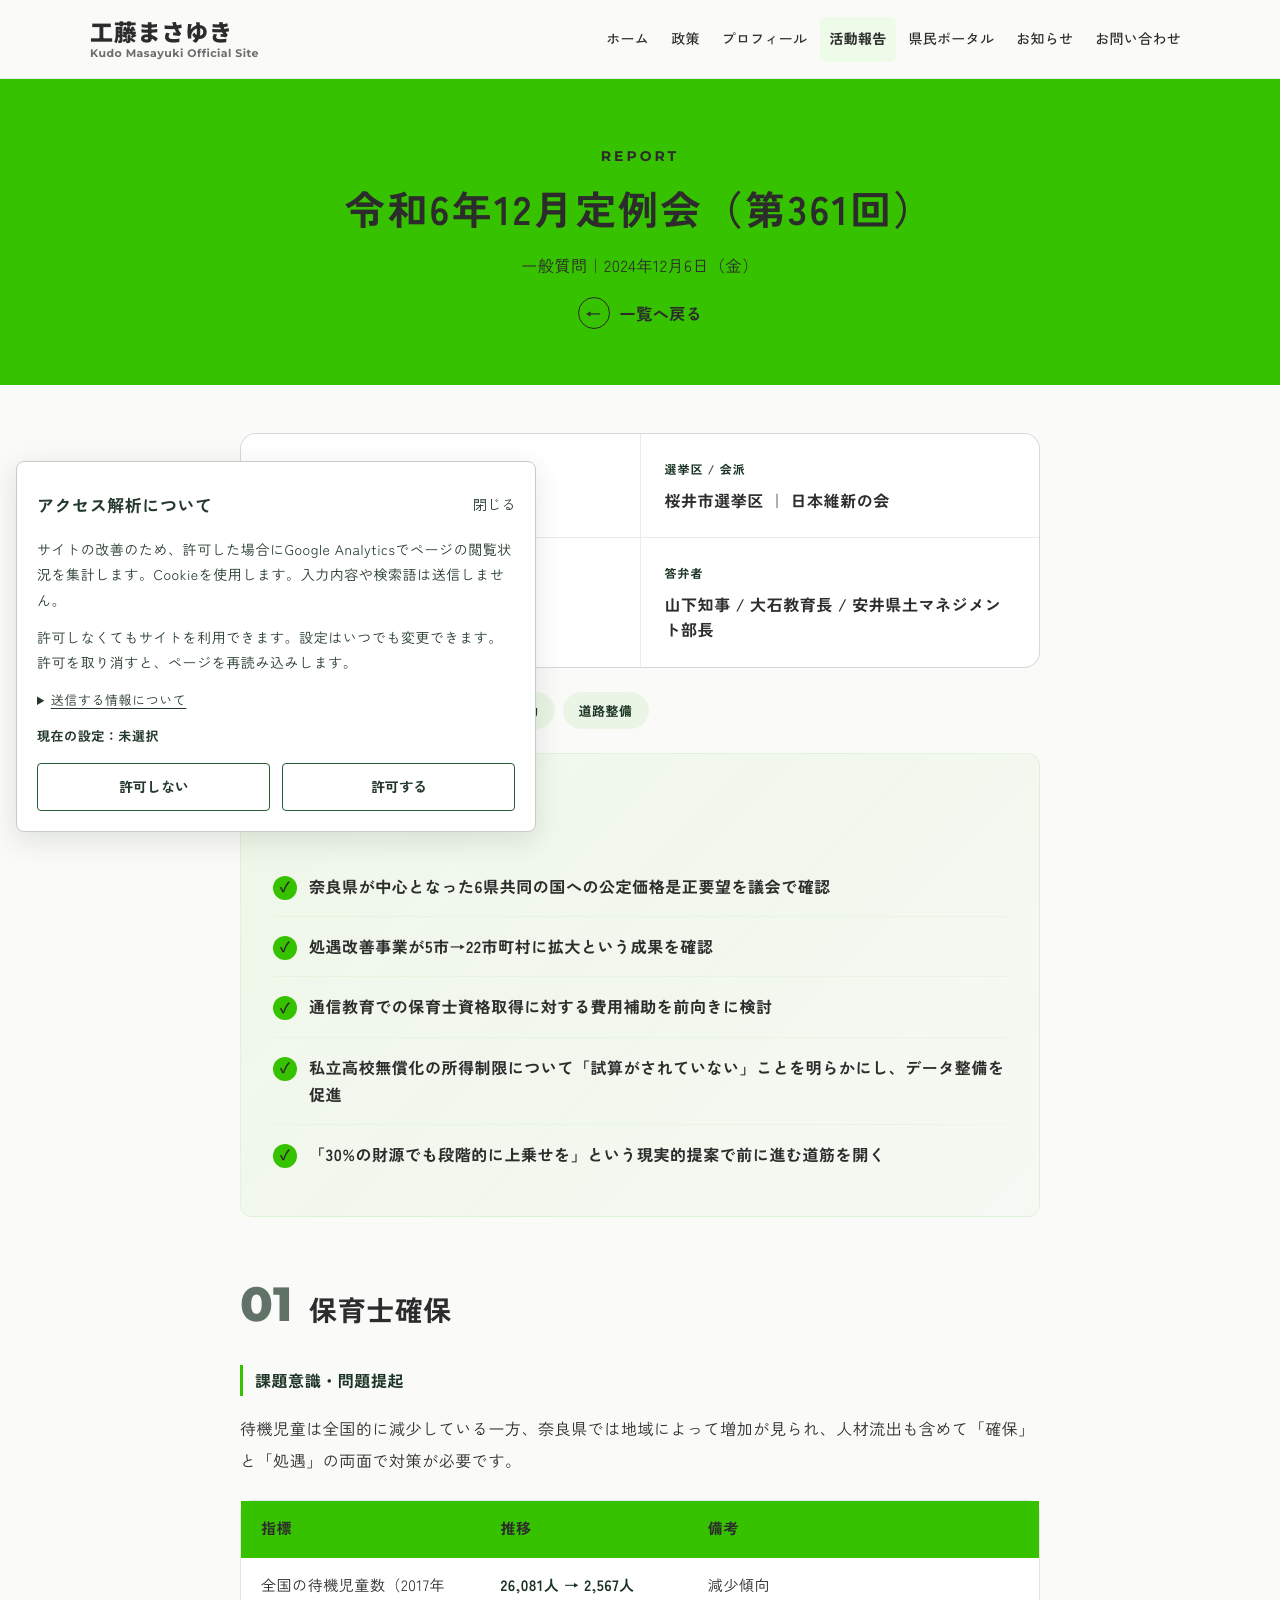
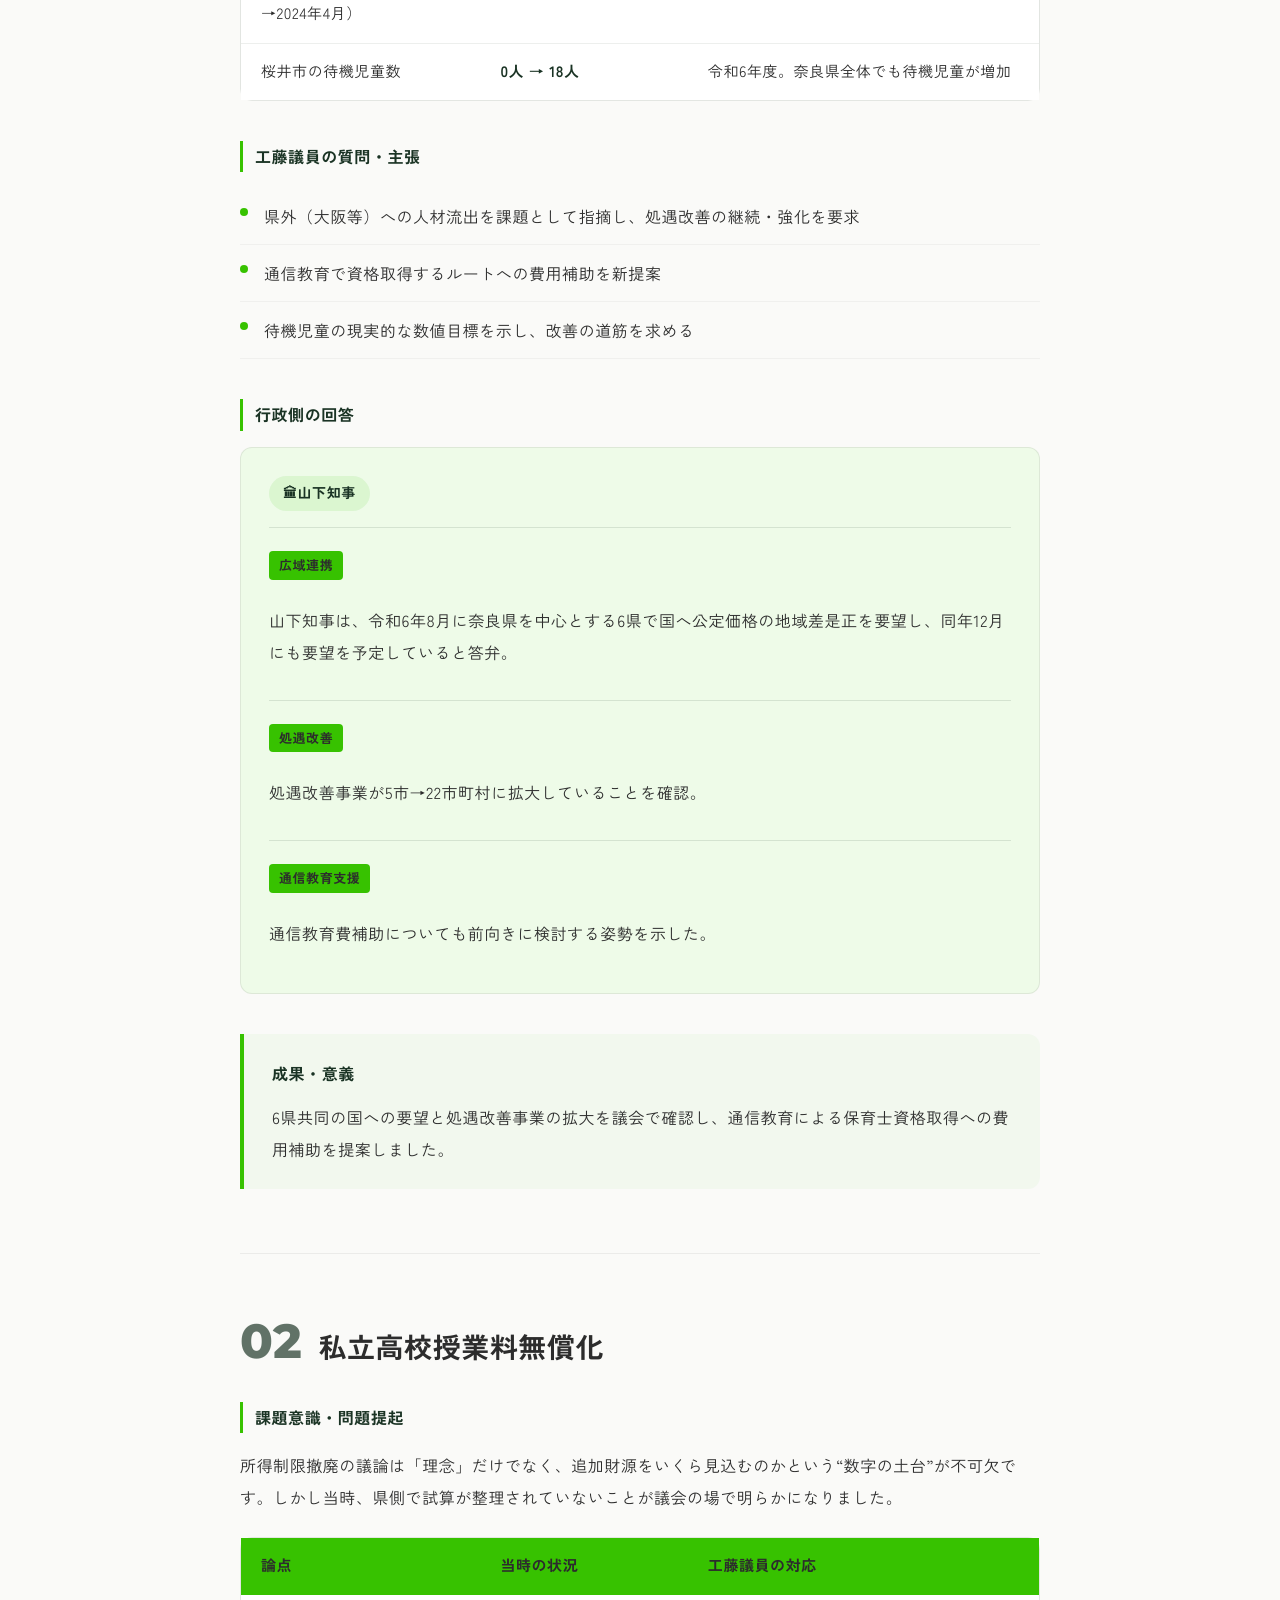
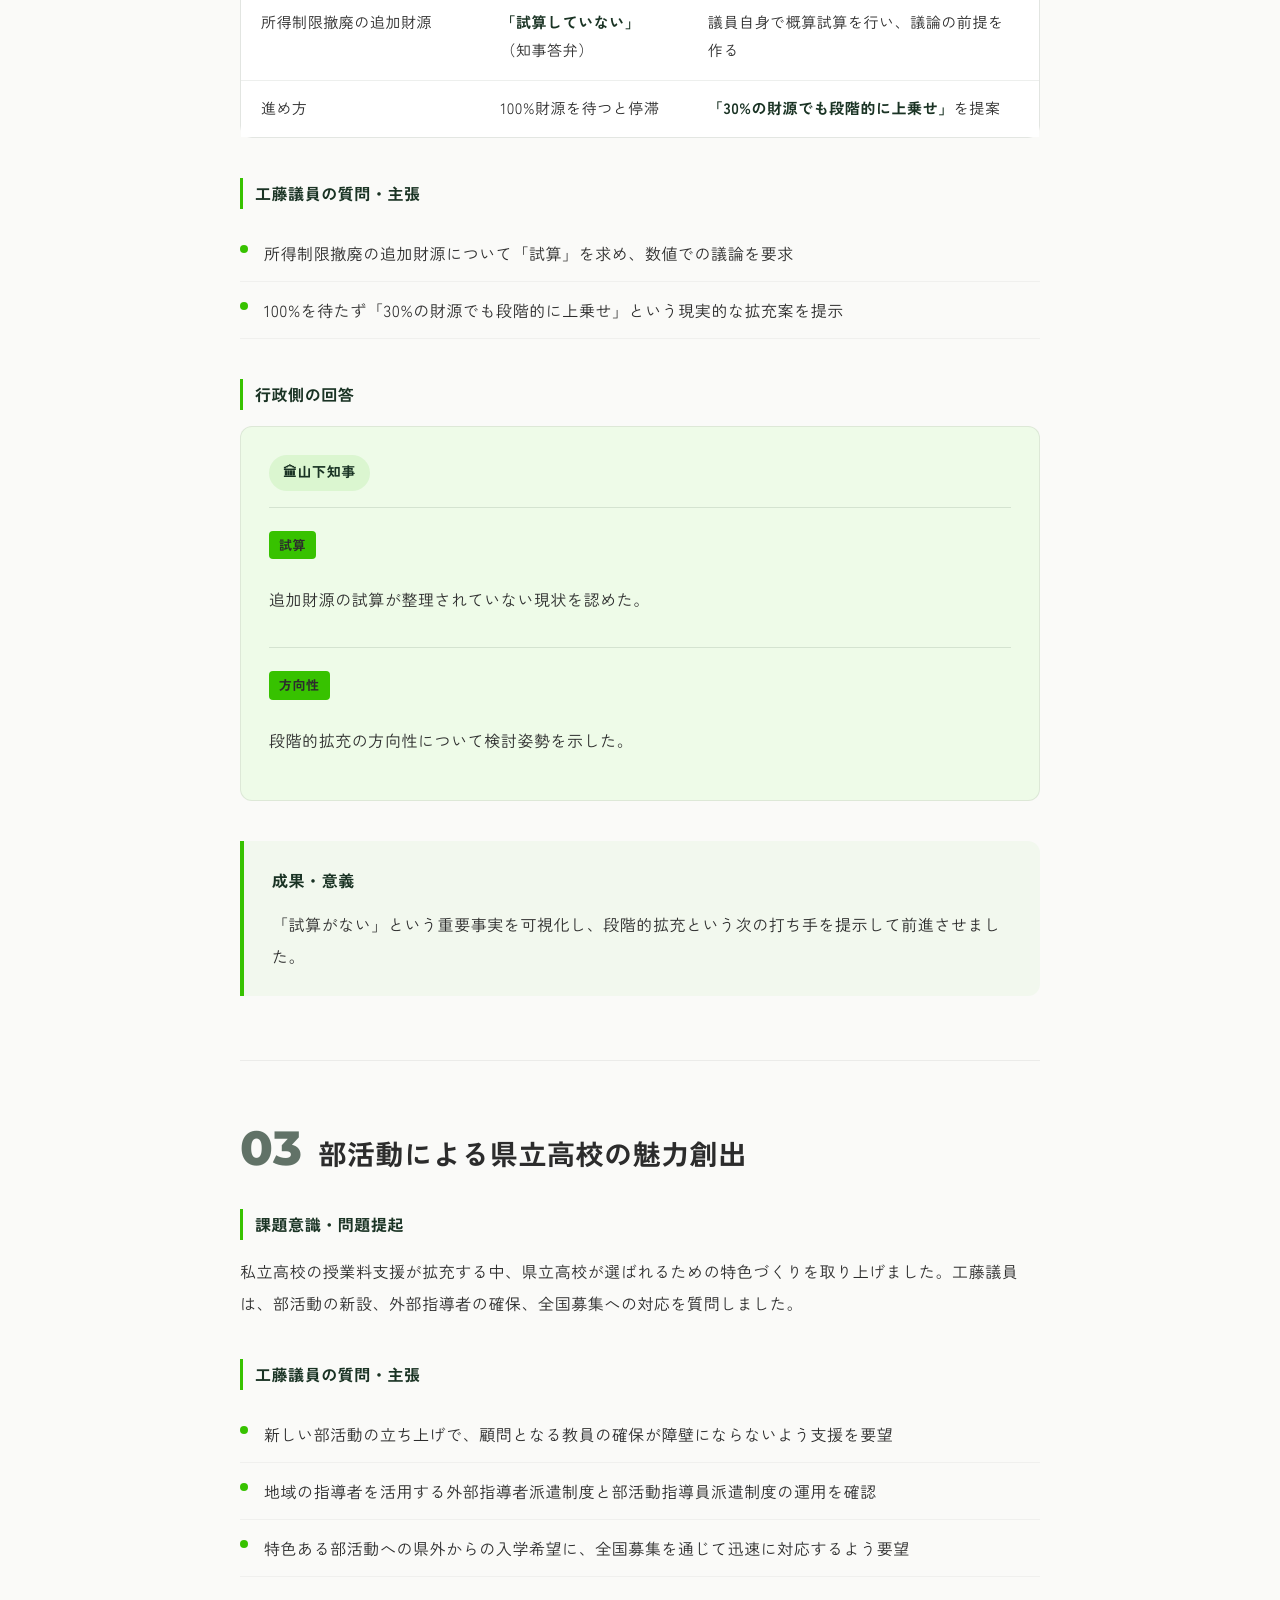
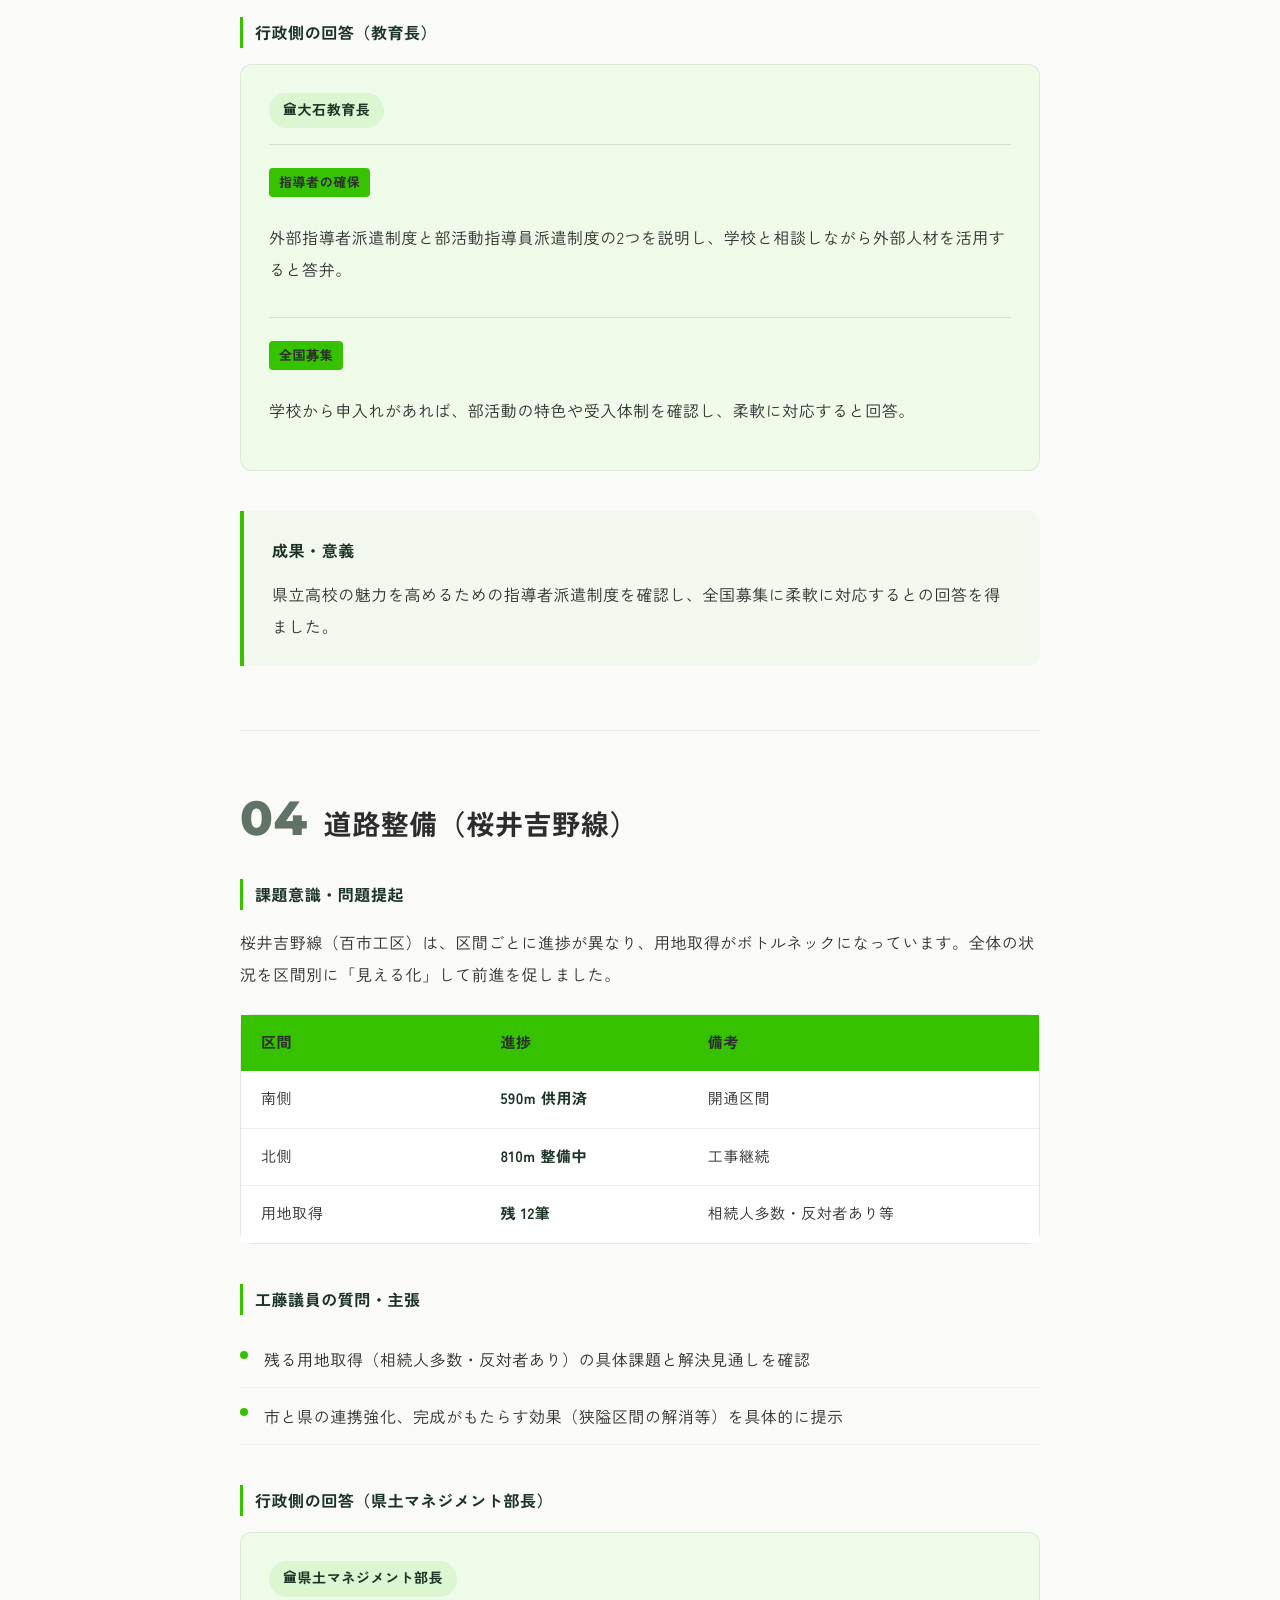
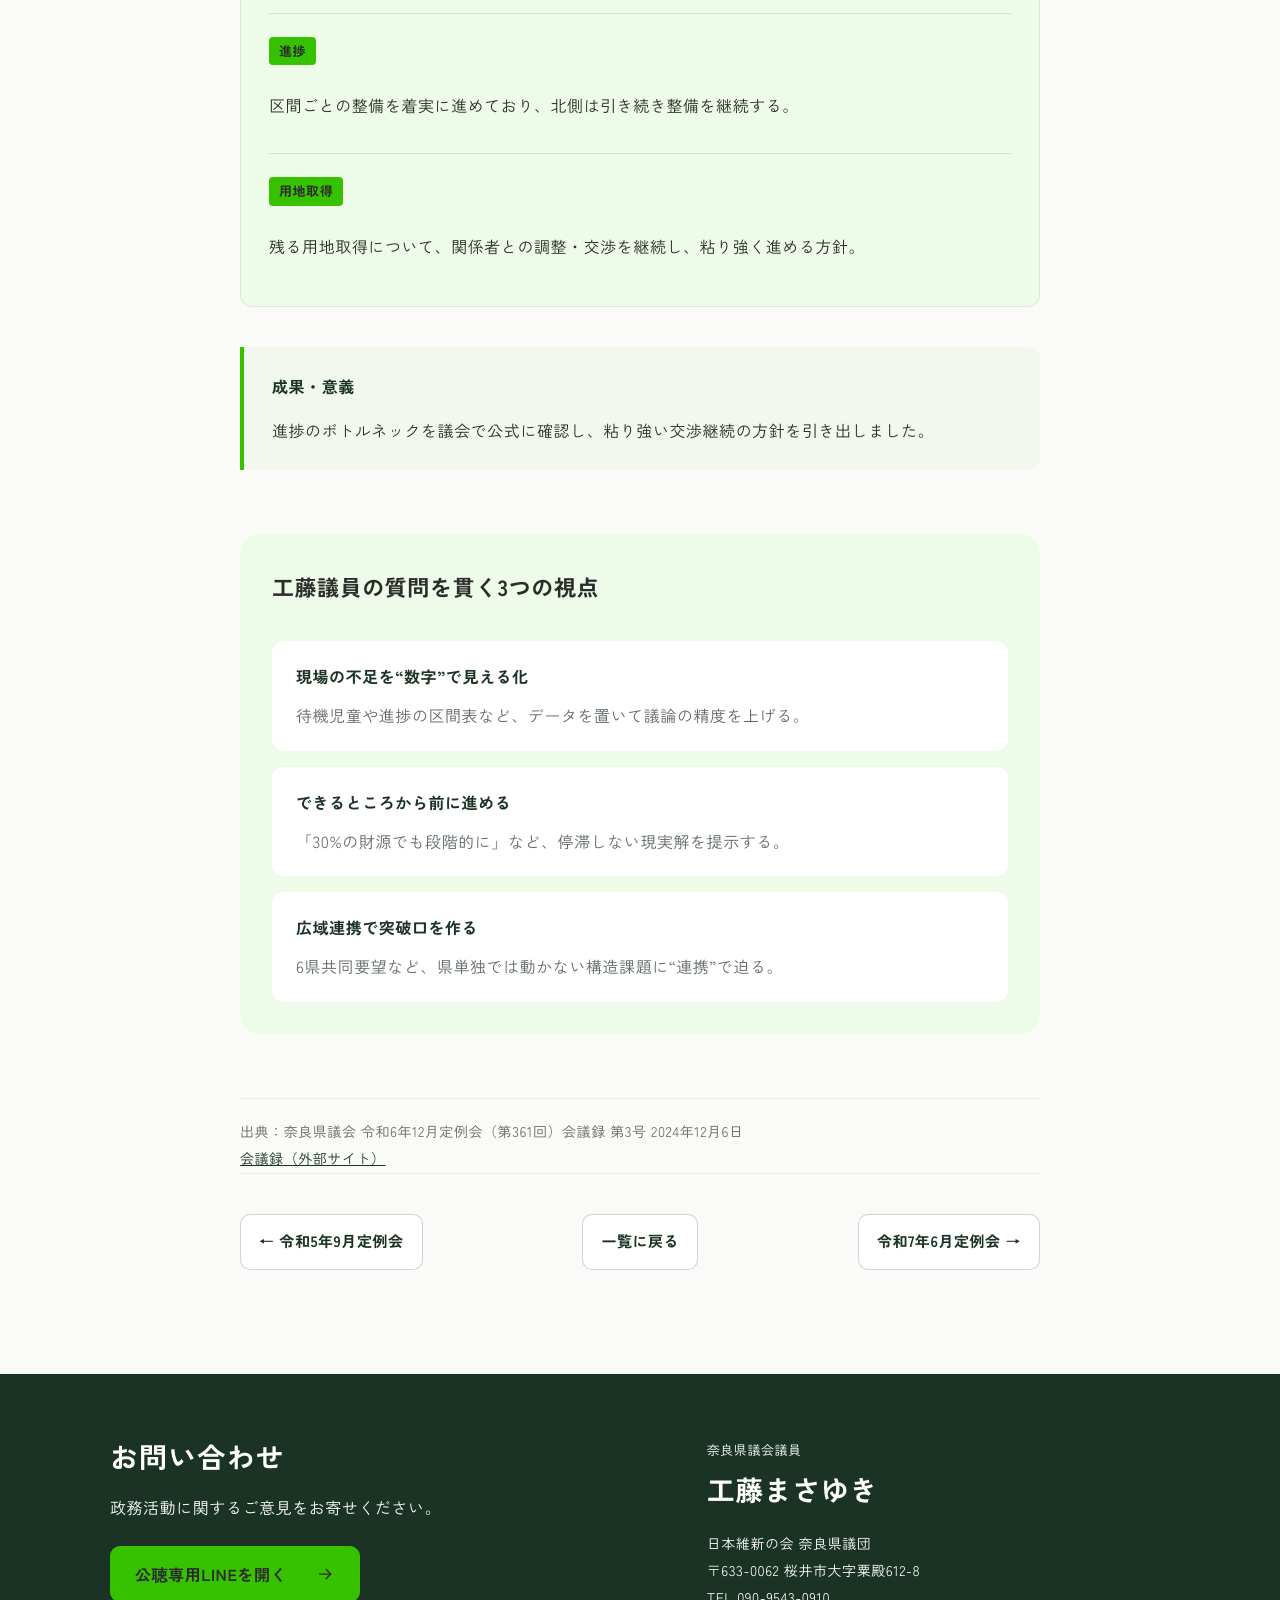
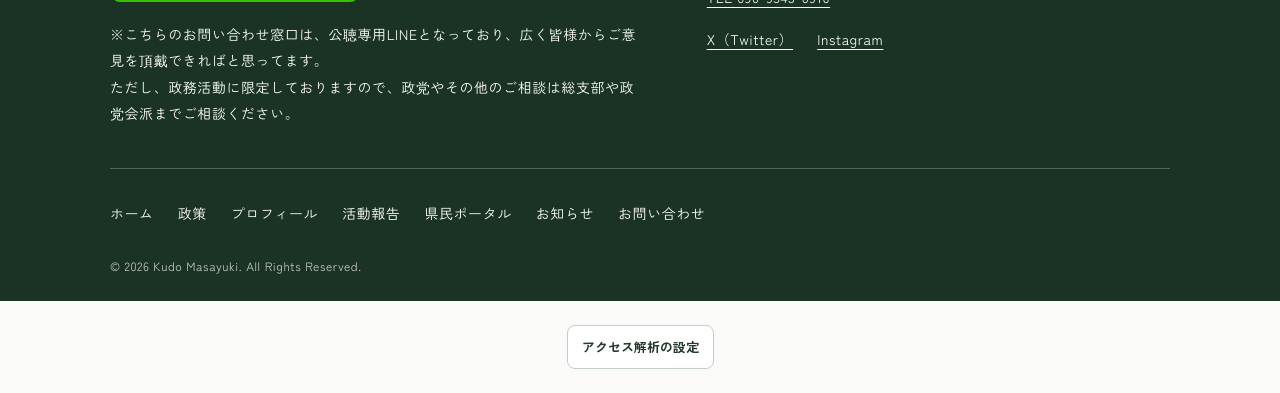
<file: reports/2024-12.html>
<!doctype html>
<html lang="ja">
  <head>
    <link rel="canonical" href="https://www.masayuki-kudou.com/reports/2024-12.html"/>
    <meta charset="utf-8" />
    <meta name="viewport" content="width=device-width, initial-scale=1" />
    <meta name="description" content="令和6年12月定例会（第361回）一般質問の活動レポート。" />
    <title>令和6年12月定例会｜活動報告｜工藤まさゆき</title>





<style>
      :root {
        --color-primary: #37c200;
        --color-bg-white: #fafaf8;
        --color-bg-light: #eefbe8;
        --color-bg-mid: #c8f0b8;
        --color-text: #2c2c2c;
        --color-text-muted: #888888;
        --color-footer-bg: #1a3324;
        --color-footer-text: #ffffff;
        --font-main: "Noto Sans JP", system-ui, -apple-system, "Segoe UI", sans-serif;
        --font-en: "Montserrat", system-ui, -apple-system, "Segoe UI", sans-serif;
        --content-max: 1100px;
        --pad-x: max(20px, 5vw);
        --ease-out: cubic-bezier(0.16, 1, 0.3, 1);
      }
      * {
        box-sizing: border-box;
      }
      html {
        scroll-behavior: smooth;
      }
      body {
        margin: 0;
        font-family: var(--font-main);
        color: var(--color-text);
        background: var(--color-bg-white);
        letter-spacing: 0.7px;
        line-height: 2.2;
        -webkit-font-smoothing: antialiased;
        text-rendering: geometricPrecision;
      }
      a {
        color: inherit;
        text-decoration: none;
      }
      .container {
        width: 100%;
        max-width: var(--content-max);
        margin: 0 auto;
        padding: 0 var(--pad-x);
      }
      .skip-link {
        position: absolute;
        left: -9999px;
        top: 10px;
        background: #ffffff;
        color: var(--color-text);
        padding: 10px 12px;
        border-radius: 12px;
        box-shadow: 0 10px 24px rgba(0, 0, 0, 0.12);
        z-index: 999;
      }
      .skip-link:focus {
        left: 12px;
        outline: 2px solid rgba(55, 194, 0, 0.5);
        outline-offset: 2px;
      }
      :focus-visible {
        outline: 2px solid rgba(55, 194, 0, 0.55);
        outline-offset: 3px;
        border-radius: 12px;
      }

      .header {
        position: sticky;
        top: 0;
        z-index: 50;
        background: rgba(250, 250, 248, 0.92);
        backdrop-filter: blur(10px);
        border-bottom: 1px solid rgba(26, 51, 36, 0.08);
      }
      .header .container {
        display: grid;
        grid-template-columns: 1fr auto;
        align-items: center;
        gap: 18px;
        padding-top: 14px;
        padding-bottom: 14px;
      }
      @media (min-width: 1200px) {
        .topbar .container,
        .header .container {
          max-width: none;
          padding-left: calc(var(--pad-x) + 180px);
          padding-right: calc(var(--pad-x) + 180px);
        }
      }
      .brand {
        display: flex;
        flex-direction: column;
        line-height: 1.1;
      }
      .brand__jp {
        font-weight: 900;
        font-size: 24px;
        letter-spacing: 1.2px;
        white-space: nowrap;
      }
      .brand__en {
        font-family: var(--font-en);
        font-weight: 700;
        font-size: 12px;
        letter-spacing: 0.8px;
        opacity: 0.68;
        margin-top: 2px;
        white-space: nowrap;
      }
      .nav {
        display: flex;
        align-items: center;
        gap: 18px;
      }
      .nav a {
        font-size: 15px;
        font-weight: 500;
        letter-spacing: 0.5px;
        padding: 10px 8px;
        border-radius: 10px;
        transition: background 0.6s var(--ease-out), transform 0.6s var(--ease-out);
      }
      .nav a:hover {
        background: rgba(55, 194, 0, 0.1);
        transform: translateY(-1px);
      }
      .nav a[aria-current="page"] {
        background: rgba(55, 194, 0, 0.14);
      }

      .layout-3col {
        display: block;
        min-height: 100vh;
      }
      .sidebar {
        background: var(--color-primary);
        position: fixed;
        top: 0;
        height: 100vh;
        overflow: hidden;
        z-index: 5;
        width: 180px;
      }
      .sidebar--left {
        left: 0;
        display: flex;
        flex-direction: column;
        align-items: center;
        justify-content: space-between;
        padding: 40px 0 40px;
      }
      .sidebar--right {
        display: flex;
        flex-direction: column;
        align-items: center;
        justify-content: flex-end;
        padding: 24px 0;
        position: fixed;
        right: 0;
        top: 0;
        height: 100vh;
        width: 180px;
        background: var(--color-primary);
        z-index: 5;
        overflow: hidden;
      }
      .sidebar-bubble {
        position: relative;
        z-index: 2;
        margin: 0 0 14px;
        margin-top: auto;
        flex-shrink: 0;
      }
      .sidebar-bubble span {
        display: block;
        background: #ffffff;
        color: #2c2c2c;
        font-size: 20px;
        font-weight: 900;
        letter-spacing: 2px;
        padding: 14px 20px;
        border-radius: 16px;
        border: 3px solid #2c2c2c;
        position: relative;
        white-space: nowrap;
        writing-mode: vertical-rl;
      }
      .sidebar-bubble span::after {
        content: "";
        position: absolute;
        bottom: -16px;
        left: 50%;
        transform: translateX(-50%);
        width: 0;
        height: 0;
        border-left: 12px solid transparent;
        border-right: 12px solid transparent;
        border-top: 16px solid #ffffff;
        filter: drop-shadow(0 3px 0 #2c2c2c);
      }
      .sidebar__text {
        writing-mode: vertical-lr;
        font-family: var(--font-en);
        font-size: 28px;
        font-weight: 800;
        color: rgba(255, 255, 255, 0.15);
        letter-spacing: 6px;
        text-transform: uppercase;
        white-space: nowrap;
        margin-top: 120px;
      }
      .sidebar__label {
        writing-mode: vertical-rl;
        font-size: 18px;
        font-weight: 900;
        color: rgba(255, 255, 255, 0.9);
        letter-spacing: 3px;
        line-height: 1.6;
        text-align: center;
      }
      .sidebar__portrait {
        width: 100%;
        height: auto;
        max-height: 65vh;
        object-fit: contain;
        object-position: bottom center;
        opacity: 1;
        pointer-events: none;
        position: relative;
        z-index: 1;
        margin-top: 0;
      }
      .main-content {
        min-width: 0;
        background: var(--color-bg-white);
        margin-left: 180px;
        margin-right: 180px;
      }

      .report-hero {
        background: var(--color-primary);
        color: #ffffff;
        text-align: center;
        padding: 64px 20px;
      }
      .report-hero__label {
        font-family: var(--font-en);
        font-size: 14px;
        font-weight: 700;
        letter-spacing: 3px;
        opacity: 0.8;
        margin: 0 0 8px;
      }
      .report-hero__title {
        font-size: clamp(28px, 4.2vw, 44px);
        font-weight: 900;
        letter-spacing: 2px;
        margin: 0 0 12px;
      }
      .report-hero__subtitle {
        font-size: 16px;
        opacity: 0.9;
        margin: 0;
      }
      .backlink {
        display: inline-flex;
        align-items: center;
        gap: 10px;
        margin-top: 16px;
        font-weight: 700;
        color: rgba(255, 255, 255, 0.92);
      }
      .backlink span {
        display: inline-flex;
        width: 32px;
        height: 32px;
        border-radius: 50%;
        border: 1.5px solid rgba(255, 255, 255, 0.55);
        align-items: center;
        justify-content: center;
      }

      .section {
        padding: 80px 0;
      }
      .card {
        background: #ffffff;
        border-radius: 16px;
        padding: 32px;
        box-shadow:
          0 1px 2px rgba(0, 0, 0, 0.04),
          0 4px 12px rgba(0, 0, 0, 0.04),
          0 12px 32px rgba(0, 0, 0, 0.03);
      }
      .highlights {
        background: var(--color-bg-light);
        padding: 48px 0;
        margin: 0;
      }
      .highlights h2 {
        font-size: clamp(22px, 3vw, 28px);
        font-weight: 900;
        margin: 0 0 20px;
      }
      .highlights__list {
        list-style: none;
        padding: 0;
        max-width: 900px;
        margin: 0 auto;
      }
      .highlights__list li {
        display: flex;
        align-items: flex-start;
        gap: 12px;
        padding: 12px 0;
        font-size: 16px;
        font-weight: 700;
        line-height: 1.6;
        border-bottom: 1px solid rgba(0, 0, 0, 0.04);
      }
      .highlights__list li::before {
        content: "✓";
        display: inline-flex;
        align-items: center;
        justify-content: center;
        width: 28px;
        height: 28px;
        background: var(--color-primary);
        color: #ffffff;
        border-radius: 50%;
        font-size: 14px;
        flex-shrink: 0;
        margin-top: 2px;
      }

      .theme-section {
        margin-bottom: 80px;
        padding-bottom: 80px;
        border-bottom: 1px solid rgba(0, 0, 0, 0.06);
      }
      .theme-header {
        display: flex;
        align-items: baseline;
        gap: 16px;
        margin-bottom: 40px;
      }
      .theme-no {
        font-family: var(--font-en);
        font-size: 56px;
        font-weight: 800;
        color: var(--color-primary);
        line-height: 1;
        opacity: 0.3;
      }
      .theme-title {
        font-size: clamp(24px, 3vw, 32px);
        font-weight: 900;
        margin: 0;
      }
      .theme-block {
        margin-bottom: 40px;
      }
      .theme-block__label {
        font-size: 16px;
        font-weight: 900;
        color: var(--color-primary);
        margin: 0 0 16px;
        padding-left: 12px;
        border-left: 3px solid var(--color-primary);
      }
      .claim-list {
        list-style: none;
        padding: 0;
        margin: 0;
      }
      .claim-list li {
        padding: 12px 0 12px 24px;
        position: relative;
        line-height: 2.0;
        border-bottom: 1px solid rgba(0, 0, 0, 0.04);
      }
      .claim-list li::before {
        content: "";
        position: absolute;
        left: 0;
        top: 20px;
        width: 8px;
        height: 8px;
        background: var(--color-primary);
        border-radius: 50%;
      }
      .answer-card {
        background: var(--color-bg-light);
        border-radius: 16px;
        padding: 28px;
        margin-bottom: 16px;
      }
      .answer-card__who {
        display: inline-block;
        font-size: 14px;
        font-weight: 900;
        color: var(--color-primary);
        background: rgba(55, 194, 0, 0.1);
        padding: 4px 14px;
        border-radius: 20px;
        margin-bottom: 16px;
      }
      .theme-result {
        background: rgba(55, 194, 0, 0.04);
        border-left: 4px solid var(--color-primary);
        padding: 24px 28px;
        border-radius: 0 12px 12px 0;
      }
      .theme-result h3 {
        font-size: 16px;
        font-weight: 900;
        color: var(--color-primary);
        margin: 0 0 12px;
      }
      .theme-result p {
        margin: 0;
        font-size: 15px;
        line-height: 2.2;
      }
      .source {
        font-size: 14px;
        color: var(--color-text-muted);
        margin-top: 40px;
        padding-top: 20px;
        border-top: 1px solid rgba(0, 0, 0, 0.06);
      }
      .source a {
        color: var(--color-primary);
        text-decoration: underline;
      }
      .report-nav {
        display: flex;
        justify-content: space-between;
        gap: 20px;
        padding: 40px 0;
        border-top: 1px solid rgba(0, 0, 0, 0.06);
      }
      .report-nav a {
        font-size: 15px;
        font-weight: 700;
        color: var(--color-primary);
      }

      footer {
        background: var(--color-footer-bg);
        color: var(--color-footer-text);
        padding: 54px 0 40px;
      }
      .footer-nav {
        display: flex;
        flex-wrap: wrap;
        gap: 14px 18px;
        margin: 0 0 18px;
      }
      .footer-nav a {
        opacity: 0.9;
        padding: 8px 10px;
        border-radius: 12px;
      }
      .footer-text {
        margin: 0;
        opacity: 0.92;
        line-height: 2.0;
        letter-spacing: 0.7px;
        font-size: 14px;
      }
      .footer-copy {
        margin-top: 20px;
        opacity: 0.7;
        font-family: var(--font-en);
        font-weight: 700;
        letter-spacing: 0.5px;
        font-size: 13px;
      }
      .reveal {
        opacity: 0;
        transform: translateY(20px);
        transition: opacity 0.8s var(--ease-out), transform 0.8s var(--ease-out);
      }
      .reveal.is-visible {
        opacity: 1;
        transform: translateY(0);
      }

      /* ========================================
         活動レポート — デザイン強化 v2
         ======================================== */

      .overview-card {
        display: grid;
        grid-template-columns: 1fr 1fr;
        gap: 1px;
        background: rgba(0, 0, 0, 0.06);
        border-radius: 16px;
        overflow: hidden;
        margin-bottom: 48px;
      }

      .overview-card__item {
        background: #ffffff;
        padding: 24px 28px;
      }

      .overview-card__label {
        font-size: 12px;
        font-weight: 700;
        color: var(--color-primary);
        letter-spacing: 1px;
        margin: 0 0 6px;
        text-transform: uppercase;
      }

      .overview-card__value {
        font-size: 16px;
        font-weight: 700;
        margin: 0;
        line-height: 1.6;
      }

      @media (max-width: 767px) {
        .overview-card {
          grid-template-columns: 1fr;
        }
      }

      .theme-tags {
        display: flex;
        flex-wrap: wrap;
        gap: 8px;
        margin: 16px 0 32px;
      }

      .theme-tag {
        font-size: 13px;
        font-weight: 700;
        color: var(--color-primary);
        background: rgba(55, 194, 0, 0.08);
        padding: 6px 16px;
        border-radius: 24px;
        letter-spacing: 0.5px;
      }

      .highlights {
        background: linear-gradient(135deg, rgba(55, 194, 0, 0.06), rgba(55, 194, 0, 0.02));
        border-radius: 20px;
        padding: 48px 40px;
        margin-bottom: 64px;
        border: 1px solid rgba(55, 194, 0, 0.1);
      }

      .highlights__title {
        font-size: 28px;
        font-weight: 900;
        margin: 0 0 32px;
        display: flex;
        align-items: center;
        gap: 12px;
      }

      .highlights__title::before {
        content: "";
        display: inline-block;
        width: 4px;
        height: 28px;
        background: var(--color-primary);
        border-radius: 2px;
      }

      .highlights__list {
        list-style: none;
        padding: 0;
        margin: 0;
      }

      .highlights__list li {
        display: flex;
        align-items: flex-start;
        gap: 16px;
        padding: 16px 0;
        font-size: 16px;
        font-weight: 600;
        line-height: 1.7;
        border-bottom: 1px solid rgba(55, 194, 0, 0.06);
      }

      .highlights__list li:last-child {
        border-bottom: none;
      }

      .highlights__list li .check-icon {
        display: inline-flex;
        align-items: center;
        justify-content: center;
        width: 32px;
        height: 32px;
        background: var(--color-primary);
        color: #ffffff;
        border-radius: 50%;
        font-size: 16px;
        flex-shrink: 0;
        margin-top: 2px;
        box-shadow: 0 2px 8px rgba(55, 194, 0, 0.3);
      }

      .theme-block__text {
        font-size: 16px;
        line-height: 2.2;
        margin: 0 0 24px;
      }

      .answer-card__who::before {
        content: "🏛";
        font-size: 14px;
      }

      .answer-items {
        display: flex;
        flex-direction: column;
        gap: 16px;
      }

      .viewpoints-summary {
        margin: 64px 0;
        padding: 48px 40px;
        background: var(--color-bg-light);
        border-radius: 20px;
      }

      .viewpoints-summary__title {
        font-size: 22px;
        font-weight: 900;
        margin: 0 0 32px;
      }

      .viewpoints-summary__grid {
        display: grid;
        grid-template-columns: repeat(3, 1fr);
        gap: 24px;
      }

      .viewpoint-mini {
        background: #ffffff;
        border-radius: 12px;
        padding: 24px;
        box-shadow: 0 1px 4px rgba(0, 0, 0, 0.04);
      }

      .viewpoint-mini h3 {
        font-size: 16px;
        font-weight: 900;
        color: var(--color-primary);
        margin: 0 0 8px;
      }

      .viewpoint-mini p {
        font-size: 14px;
        line-height: 1.8;
        color: var(--color-text-muted);
        margin: 0;
      }

      @media (max-width: 767px) {
        .viewpoints-summary__grid {
          grid-template-columns: 1fr;
        }
      }

      @media (max-width: 767px) {
        .sidebar {
          display: none;
        }
        .main-content {
          margin-left: 0;
          margin-right: 0;
        }
        .nav {
          display: none;
        }
      }
      /* iPhone 16 基準（393px）でのSP最適化 */
      @media (max-width: 430px) {
        :root {
          --pad-x: 18px;
        }
        body {
          overflow-x: hidden;
        }
        .container {
          padding: 0 var(--pad-x);
        }
        .topbar .container,
        .header .container {
          padding-left: var(--pad-x);
          padding-right: var(--pad-x);
        }
        .section-title {
          letter-spacing: 1px;
        }
        .data-table {
          display: block;
          max-width: 100%;
          overflow-x: auto;
          -webkit-overflow-scrolling: touch;
        }
      }
      @media (min-width: 768px) and (max-width: 1199px) {
        .sidebar,
        .sidebar--right {
          width: 120px;
        }
        .main-content {
          margin-left: 120px;
          margin-right: 120px;
        }
        .topbar .container,
        .header .container {
          max-width: none;
          padding-left: calc(var(--pad-x) + 120px);
          padding-right: calc(var(--pad-x) + 120px);
        }
        .sidebar__text {
          font-size: 22px;
          letter-spacing: 5px;
        }
        .sidebar__label {
          font-size: 15px;
        }
        .sidebar-bubble span {
          font-size: 16px;
          padding: 10px 16px;
        }
      }
      @media (prefers-reduced-motion: reduce) {
        html {
          scroll-behavior: auto;
        }
        .reveal {
          opacity: 1;
          transform: none;
          transition: none;
        }
      }
    </style>
    <link rel="stylesheet" href="/assets/consent-ui.css">
    <script src="/assets/consent-ui.js" defer></script>
    <script src="/assets/analytics.js" defer></script>

<link rel="stylesheet" href="/assets/fonts/fonts.css">
<link rel="stylesheet" href="/assets/refinements.css">
<link rel="stylesheet" href="/assets/site-shell.css">
<link rel="stylesheet" href="/assets/reports-layout.css">
<script src="/assets/site-shell.js" defer></script>
<link rel="icon" href="/assets/favicon.svg" type="image/svg+xml">
</head>

  <body class="report-page report-detail">
    <a class="skip-link" href="#main">本文へスキップ</a>

    <header class="header site-header">
  <div class="site-header__inner">
    <a class="brand" href="/index.html#home"><span class="brand__jp">工藤まさゆき</span><span class="brand__en">Kudo Masayuki Official Site</span></a>
    <nav class="nav site-nav" aria-label="グローバルナビゲーション"><a href="/index.html#home">ホーム</a>
<a href="/policy/index.html">政策</a>
<a href="/index.html#profile">プロフィール</a>
<a href="/reports/index.html" aria-current="page">活動報告</a>
<a href="/portal.html">県民ポータル</a>
<a href="/index.html#news">お知らせ</a>
<a href="/index.html#siteFooter">お問い合わせ</a></nav>
    <button class="menu-btn site-menu-toggle" id="menuBtn" type="button" aria-label="メニューを開く" aria-expanded="false" aria-controls="mobilePanel" hidden><span></span><span></span><span></span></button>
  </div>
  <nav class="mobile-panel site-mobile-nav" id="mobilePanel" aria-label="モバイルメニュー" hidden><div class="site-mobile-nav__inner"><a href="/index.html#home">ホーム</a>
<a href="/policy/index.html">政策</a>
<a href="/index.html#profile">プロフィール</a>
<a href="/reports/index.html" aria-current="page">活動報告</a>
<a href="/portal.html">県民ポータル</a>
<a href="/index.html#news">お知らせ</a>
<a href="/index.html#siteFooter">お問い合わせ</a></div></nav>
</header>

    <main id="main">
      <div class="report-layout">

        <div class="main-content">
          <div class="report-hero">
            <p class="report-hero__label">REPORT</p>
            <h1 class="report-hero__title"><span>令和6年12月定例会</span><span>（第361回）</span></h1>
            <p class="report-hero__subtitle">一般質問｜2024年12月6日（金）</p>
            <a class="backlink" href="index.html"><span>←</span>一覧へ戻る</a>
          </div>

          <div class="report-body">
          <div class="overview-card reveal">
            <div class="overview-card__item">
              <p class="overview-card__label">議員名</p>
              <p class="overview-card__value">工藤 将之（くどう まさゆき）</p>
            </div>
            <div class="overview-card__item">
              <p class="overview-card__label">選挙区 / 会派</p>
              <p class="overview-card__value">桜井市選挙区 ｜ 日本維新の会</p>
            </div>
            <div class="overview-card__item">
              <p class="overview-card__label">質問種別</p>
              <p class="overview-card__value">一般質問</p>
            </div>
            <div class="overview-card__item">
              <p class="overview-card__label">答弁者</p>
              <p class="overview-card__value">山下知事 / 大石教育長 / 安井県土マネジメント部長</p>
            </div>
          </div>

          <div class="theme-tags">
            <span class="theme-tag">保育士確保</span>
            <span class="theme-tag">私立高校無償化</span>
            <span class="theme-tag">部活動</span>
            <span class="theme-tag">道路整備</span>
          </div>

          <section class="highlights reveal" aria-label="成果ハイライト">
            <h2 class="highlights__title">成果ハイライト</h2>
            <ul class="highlights__list">
              <li><span class="check-icon">✓</span><span>奈良県が中心となった6県共同の国への公定価格是正要望を議会で確認</span></li>
              <li><span class="check-icon">✓</span><span>処遇改善事業が5市→22市町村に拡大という成果を確認</span></li>
              <li><span class="check-icon">✓</span><span>通信教育での保育士資格取得に対する費用補助を前向きに検討</span></li>
              <li><span class="check-icon">✓</span><span>私立高校無償化の所得制限について「試算がされていない」ことを明らかにし、データ整備を促進</span></li>
              <li><span class="check-icon">✓</span><span>「30%の財源でも段階的に上乗せを」という現実的提案で前に進む道筋を開く</span></li>
            </ul>
          </section>

          <section class="section container js-stagger" aria-label="テーマ別詳細">
            <section class="theme-section reveal">
              <div class="theme-header">
                <span class="theme-no">01</span>
                <h2 class="theme-title">保育士確保</h2>
              </div>
              <div class="theme-block">
                <h3 class="theme-block__label">課題意識・問題提起</h3>
                <p class="theme-block__text">
                  待機児童は全国的に減少している一方、奈良県では地域によって増加が見られ、人材流出も含めて「確保」と「処遇」の両面で対策が必要です。
                </p>
                <table class="data-table report-table--stack" role="table">
                  <thead role="rowgroup">
                    <tr role="row"><th role="columnheader" scope="col">指標</th><th role="columnheader" scope="col">推移</th><th role="columnheader" scope="col">備考</th></tr>
                  </thead>
                  <tbody role="rowgroup">
                    <tr role="row"><td role="cell"><span class="report-table-label" aria-hidden="true">指標</span>全国の待機児童数（2017年→2024年4月）</td><td role="cell"><span class="report-table-label" aria-hidden="true">推移</span><strong><span class="report-number">26,081人 → </span><span class="report-number">2,567人</span></strong></td><td role="cell"><span class="report-table-label" aria-hidden="true">備考</span>減少傾向</td></tr>
                    <tr role="row"><td role="cell"><span class="report-table-label" aria-hidden="true">指標</span>桜井市の待機児童数</td><td role="cell"><span class="report-table-label" aria-hidden="true">推移</span><strong class="highlight-cell"><span class="report-number">0人 → </span><span class="report-number">18人</span></strong></td><td role="cell"><span class="report-table-label" aria-hidden="true">備考</span>令和6年度。奈良県全体でも待機児童が増加</td></tr>
                  </tbody>
                </table>
              </div>
              <div class="theme-block">
                <h3 class="theme-block__label">工藤議員の質問・主張</h3>
                <ul class="claim-list">
                  <li>県外（大阪等）への人材流出を課題として指摘し、処遇改善の継続・強化を要求</li>
                  <li>通信教育で資格取得するルートへの費用補助を新提案</li>
                  <li>待機児童の現実的な数値目標を示し、改善の道筋を求める</li>
                </ul>
              </div>
              <div class="theme-block">
                <h3 class="theme-block__label">行政側の回答</h3>
                <div class="answer-card">
                  <div class="answer-card__who">山下知事</div>
                  <div class="answer-items">
                    <div class="answer-item">
                      <span class="answer-item__label">広域連携</span>
                      <p>山下知事は、令和6年8月に奈良県を中心とする6県で国へ公定価格の地域差是正を要望し、同年12月にも要望を予定していると答弁。</p>
                    </div>
                    <div class="answer-item">
                      <span class="answer-item__label">処遇改善</span>
                      <p>処遇改善事業が5市→22市町村に拡大していることを確認。</p>
                    </div>
                    <div class="answer-item">
                      <span class="answer-item__label">通信教育支援</span>
                      <p>通信教育費補助についても前向きに検討する姿勢を示した。</p>
                    </div>
                  </div>
                </div>
              </div>
              <div class="theme-result">
                <h3>成果・意義</h3>
                <p>6県共同の国への要望と処遇改善事業の拡大を議会で確認し、通信教育による保育士資格取得への費用補助を提案しました。</p>
              </div>
            </section>

            <section class="theme-section reveal">
              <div class="theme-header">
                <span class="theme-no">02</span>
                <h2 class="theme-title">私立高校授業料無償化</h2>
              </div>
              <div class="theme-block">
                <h3 class="theme-block__label">課題意識・問題提起</h3>
                <p class="theme-block__text">
                  所得制限撤廃の議論は「理念」だけでなく、追加財源をいくら見込むのかという“数字の土台”が不可欠です。しかし当時、県側で試算が整理されていないことが議会の場で明らかになりました。
                </p>
                <table class="data-table report-table--stack" role="table">
                  <thead role="rowgroup">
                    <tr role="row"><th role="columnheader" scope="col">論点</th><th role="columnheader" scope="col">当時の状況</th><th role="columnheader" scope="col">工藤議員の対応</th></tr>
                  </thead>
                  <tbody role="rowgroup">
                    <tr role="row"><td role="cell"><span class="report-table-label" aria-hidden="true">論点</span>所得制限撤廃の追加財源</td><td role="cell"><span class="report-table-label" aria-hidden="true">当時の状況</span><strong class="highlight-cell">「試算していない」</strong>（知事答弁）</td><td role="cell"><span class="report-table-label" aria-hidden="true">工藤議員の対応</span>議員自身で概算試算を行い、議論の前提を作る</td></tr>
                    <tr role="row"><td role="cell"><span class="report-table-label" aria-hidden="true">論点</span>進め方</td><td role="cell"><span class="report-table-label" aria-hidden="true">当時の状況</span><span class="report-number">100%</span>財源を待つと停滞</td><td role="cell"><span class="report-table-label" aria-hidden="true">工藤議員の対応</span><strong>「<span class="report-number">30%</span>の財源でも段階的に上乗せ」</strong>を提案</td></tr>
                  </tbody>
                </table>
              </div>
              <div class="theme-block">
                <h3 class="theme-block__label">工藤議員の質問・主張</h3>
                <ul class="claim-list">
                  <li>所得制限撤廃の追加財源について「試算」を求め、数値での議論を要求</li>
                  <li>100%を待たず「30%の財源でも段階的に上乗せ」という現実的な拡充案を提示</li>
                </ul>
              </div>
              <div class="theme-block">
                <h3 class="theme-block__label">行政側の回答</h3>
                <div class="answer-card">
                  <div class="answer-card__who">山下知事</div>
                  <div class="answer-items">
                    <div class="answer-item">
                      <span class="answer-item__label">試算</span>
                      <p>追加財源の試算が整理されていない現状を認めた。</p>
                    </div>
                    <div class="answer-item">
                      <span class="answer-item__label">方向性</span>
                      <p>段階的拡充の方向性について検討姿勢を示した。</p>
                    </div>
                  </div>
                </div>
              </div>
              <div class="theme-result">
                <h3>成果・意義</h3>
                <p>「試算がない」という重要事実を可視化し、段階的拡充という次の打ち手を提示して前進させました。</p>
              </div>
            </section>

            <section class="theme-section reveal"><div class="theme-header"><span class="theme-no">03</span><h2 class="theme-title">部活動による県立高校の魅力創出</h2></div><div class="theme-body"><div class="theme-block"><h3 class="theme-block__label">課題意識・問題提起</h3><p>私立高校の授業料支援が拡充する中、県立高校が選ばれるための特色づくりを取り上げました。工藤議員は、部活動の新設、外部指導者の確保、全国募集への対応を質問しました。</p></div><div class="theme-block"><h3 class="theme-block__label">工藤議員の質問・主張</h3><ul class="claim-list"><li>新しい部活動の立ち上げで、顧問となる教員の確保が障壁にならないよう支援を要望</li><li>地域の指導者を活用する外部指導者派遣制度と部活動指導員派遣制度の運用を確認</li><li>特色ある部活動への県外からの入学希望に、全国募集を通じて迅速に対応するよう要望</li></ul></div><div class="theme-block"><h3 class="theme-block__label">行政側の回答（教育長）</h3><div class="answer-card"><div class="answer-card__who">大石教育長</div><div class="answer-items"><div class="answer-item"><span class="answer-item__label">指導者の確保</span><p>外部指導者派遣制度と部活動指導員派遣制度の2つを説明し、学校と相談しながら外部人材を活用すると答弁。</p></div><div class="answer-item"><span class="answer-item__label">全国募集</span><p>学校から申入れがあれば、部活動の特色や受入体制を確認し、柔軟に対応すると回答。</p></div></div></div></div><div class="theme-result"><h3>成果・意義</h3><p>県立高校の魅力を高めるための指導者派遣制度を確認し、全国募集に柔軟に対応するとの回答を得ました。</p></div></div></section>

<section class="theme-section reveal" style="border-bottom: none; padding-bottom: 0; margin-bottom: 0">
              <div class="theme-header">
                <span class="theme-no">04</span>
                <h2 class="theme-title">道路整備（桜井吉野線）</h2>
              </div>
              <div class="theme-block">
                <h3 class="theme-block__label">課題意識・問題提起</h3>
                <p class="theme-block__text">
                  桜井吉野線（百市工区）は、区間ごとに進捗が異なり、用地取得がボトルネックになっています。全体の状況を区間別に「見える化」して前進を促しました。
                </p>
                <table class="data-table report-table--stack" role="table">
                  <thead role="rowgroup">
                    <tr role="row"><th role="columnheader" scope="col">区間</th><th role="columnheader" scope="col">進捗</th><th role="columnheader" scope="col">備考</th></tr>
                  </thead>
                  <tbody role="rowgroup">
                    <tr role="row"><td role="cell"><span class="report-table-label" aria-hidden="true">区間</span>南側</td><td role="cell"><span class="report-table-label" aria-hidden="true">進捗</span><strong>590m 供用済</strong></td><td role="cell"><span class="report-table-label" aria-hidden="true">備考</span>開通区間</td></tr>
                    <tr role="row"><td role="cell"><span class="report-table-label" aria-hidden="true">区間</span>北側</td><td role="cell"><span class="report-table-label" aria-hidden="true">進捗</span><strong>810m 整備中</strong></td><td role="cell"><span class="report-table-label" aria-hidden="true">備考</span>工事継続</td></tr>
                    <tr role="row"><td role="cell"><span class="report-table-label" aria-hidden="true">区間</span>用地取得</td><td role="cell"><span class="report-table-label" aria-hidden="true">進捗</span><strong class="highlight-cell">残 12筆</strong></td><td role="cell"><span class="report-table-label" aria-hidden="true">備考</span>相続人多数・反対者あり等</td></tr>
                  </tbody>
                </table>
              </div>
              <div class="theme-block">
                <h3 class="theme-block__label">工藤議員の質問・主張</h3>
                <ul class="claim-list">
                  <li>残る用地取得（相続人多数・反対者あり）の具体課題と解決見通しを確認</li>
                  <li>市と県の連携強化、完成がもたらす効果（狭隘区間の解消等）を具体的に提示</li>
                </ul>
              </div>
              <div class="theme-block">
                <h3 class="theme-block__label">行政側の回答（県土マネジメント部長）</h3>
                <div class="answer-card">
                  <div class="answer-card__who">県土マネジメント部長</div>
                  <div class="answer-items">
                    <div class="answer-item">
                      <span class="answer-item__label">進捗</span>
                      <p>区間ごとの整備を着実に進めており、北側は引き続き整備を継続する。</p>
                    </div>
                    <div class="answer-item">
                      <span class="answer-item__label">用地取得</span>
                      <p>残る用地取得について、関係者との調整・交渉を継続し、粘り強く進める方針。</p>
                    </div>
                  </div>
                </div>
              </div>
              <div class="theme-result">
                <h3>成果・意義</h3>
                <p>進捗のボトルネックを議会で公式に確認し、粘り強い交渉継続の方針を引き出しました。</p>
              </div>
            </section>

            <div class="viewpoints-summary reveal">
              <h2 class="viewpoints-summary__title">工藤議員の質問を貫く3つの視点</h2>
              <div class="viewpoints-summary__grid">
                <div class="viewpoint-mini">
                  <h3>現場の不足を“数字”で見える化</h3>
                  <p>待機児童や進捗の区間表など、データを置いて議論の精度を上げる。</p>
                </div>
                <div class="viewpoint-mini">
                  <h3>できるところから前に進める</h3>
                  <p>「30%の財源でも段階的に」など、停滞しない現実解を提示する。</p>
                </div>
                <div class="viewpoint-mini">
                  <h3>広域連携で突破口を作る</h3>
                  <p>6県共同要望など、県単独では動かない構造課題に“連携”で迫る。</p>
                </div>
              </div>
            </div>

            <div class="source">
              出典：奈良県議会 令和6年12月定例会（第361回）会議録 第3号 2024年12月6日<br />
              <a href="https://ssp.kaigiroku.net/tenant/prefnara/SpMinuteView.html?council_id=297&schedule_id=4&minute_id=5" target="_blank" rel="noreferrer"
                >会議録（外部サイト）</a
              >
            </div>

            <nav class="report-nav" aria-label="前後ナビゲーション">
              <a href="2023-09.html">← 令和5年9月定例会</a>
              <a href="index.html">一覧に戻る</a>
              <a href="2025-06.html">令和7年6月定例会 →</a>
            </nav>
          </section>
          </div>
        </div>
      </div>
    </main>

    <footer class="site-footer" id="siteFooter">
  <div class="site-footer__inner">
    <div class="site-footer__contact">
      <h2>お問い合わせ</h2>
      <p>政務活動に関するご意見をお寄せください。</p>
      <a class="site-line-button" aria-label="公聴専用LINEを開く（新しいタブで開きます）" href="https://lin.ee/6mbk8Gl" target="_blank" rel="noopener noreferrer" aria-describedby="lineNotice">公聴専用LINEを開く<svg viewBox="0 0 24 24" aria-hidden="true"><path d="M5 12h14m-6-6 6 6-6 6"/></svg></a>
      <p class="site-footer__notice" id="lineNotice">※こちらのお問い合わせ窓口は、公聴専用LINEとなっており、広く皆様からご意見を頂戴できればと思ってます。<br>ただし、政務活動に限定しておりますので、政党やその他のご相談は総支部や政党会派までご相談ください。</p>
    </div>
    <div class="site-footer__office">
      <p class="site-footer__role">奈良県議会議員</p><p class="site-footer__name">工藤まさゆき</p>
      <p>日本維新の会 奈良県議団<br>〒633-0062 桜井市大字粟殿612-8<br><a href="tel:09095430910">TEL 090-9543-0910</a></p>
      <div class="site-footer__social"><a href="https://x.com/masayuki_kudoh" target="_blank" rel="noopener noreferrer">X（Twitter）</a><a href="https://www.instagram.com/masayukikudoh/" target="_blank" rel="noopener noreferrer">Instagram</a></div>
    </div>
    <nav class="site-footer__nav" aria-label="フッターナビゲーション"><a href="/index.html#home">ホーム</a>
<a href="/policy/index.html">政策</a>
<a href="/index.html#profile">プロフィール</a>
<a href="/reports/index.html">活動報告</a>
<a href="/portal.html">県民ポータル</a>
<a href="/index.html#news">お知らせ</a>
<a href="/index.html#siteFooter">お問い合わせ</a></nav>
    <p class="site-footer__copyright">© 2026 Kudo Masayuki. All Rights Reserved.</p>
  </div>
</footer>



    <script>
      (function () {
        const reduceMotion = window.matchMedia && window.matchMedia("(prefers-reduced-motion: reduce)").matches;
        const reveals = Array.from(document.querySelectorAll(".reveal"));
        if (reveals.length === 0) return;
        if (reduceMotion || !("IntersectionObserver" in window)) {
          reveals.forEach((el) => el.classList.add("is-visible"));
          return;
        }
        const io = new IntersectionObserver(
          (entries) => {
            entries.forEach((entry) => {
              if (entry.isIntersecting) {
                entry.target.classList.add("is-visible");
                io.unobserve(entry.target);
              }
            });
          },
          { threshold: 0.14, rootMargin: "0px 0px -8% 0px" }
        );
        reveals.forEach((el) => io.observe(el));
      })();
    </script>
  </body>
</html>
</file>
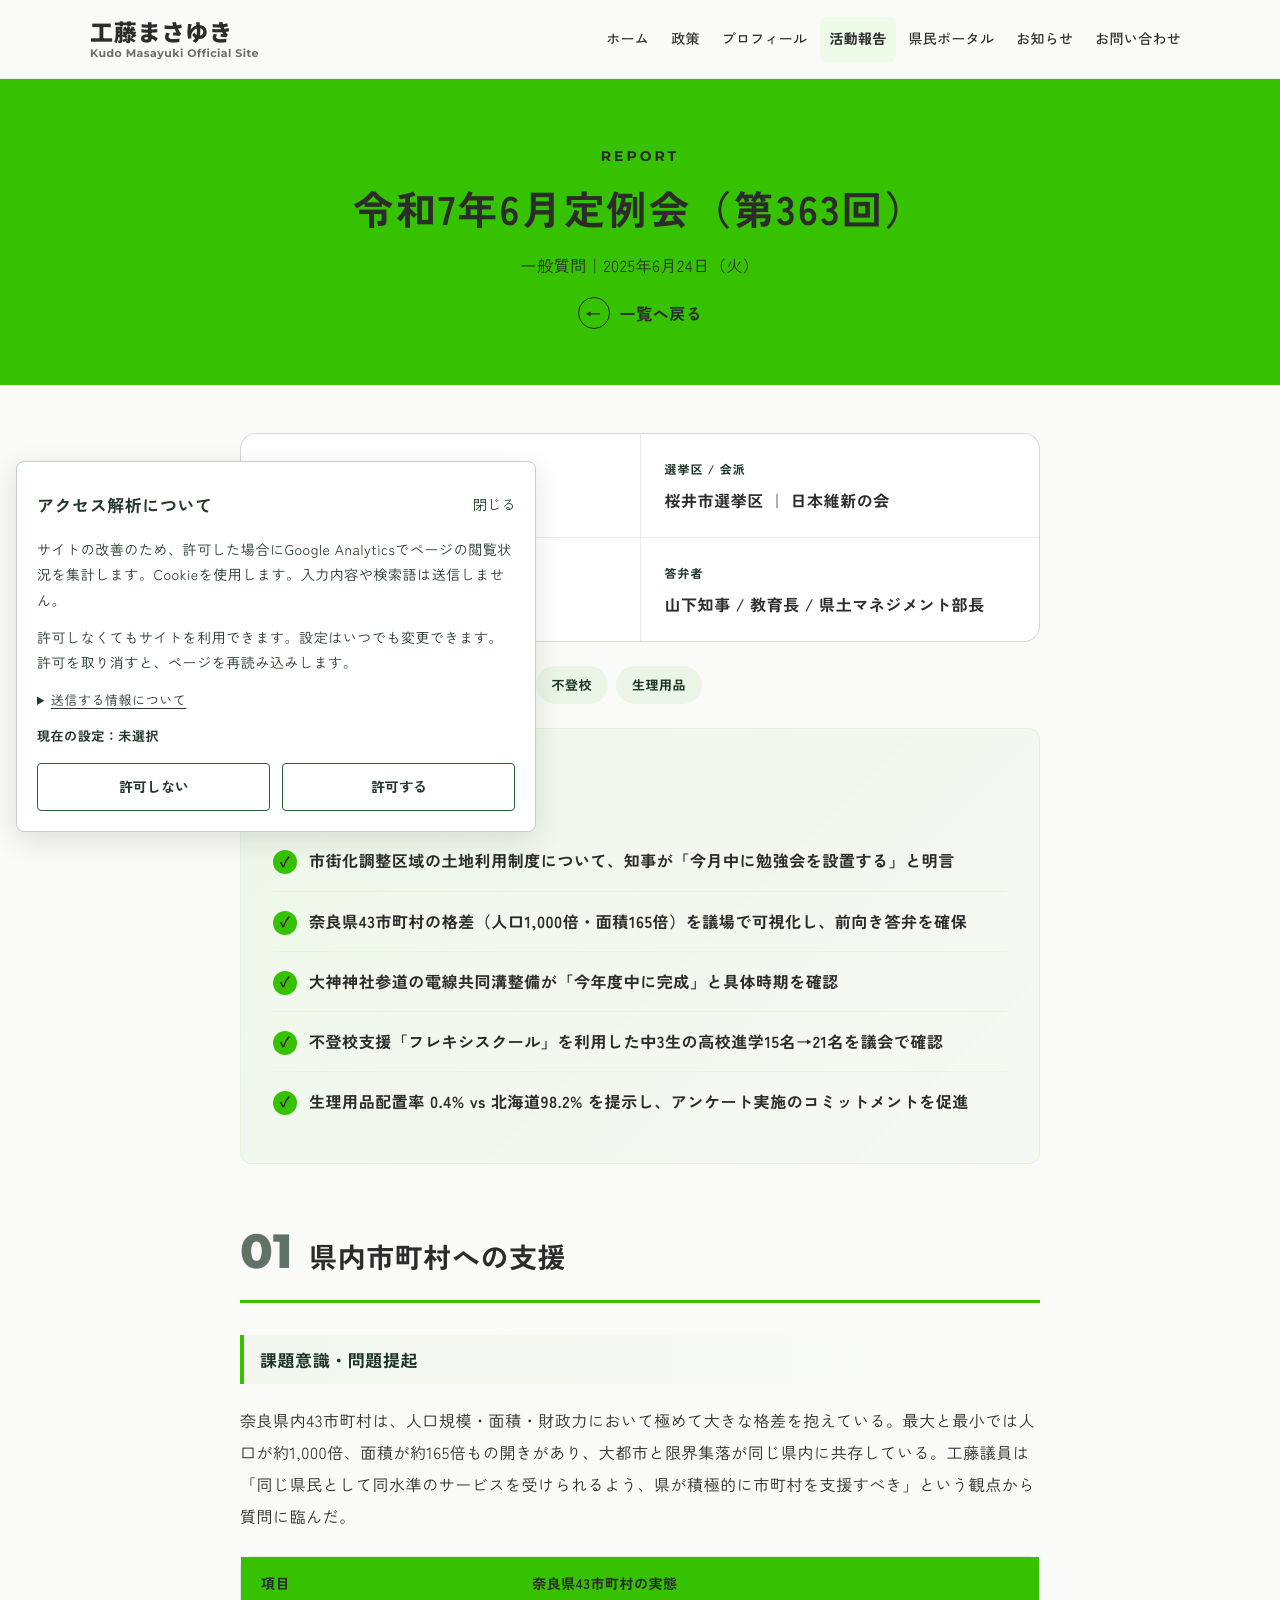
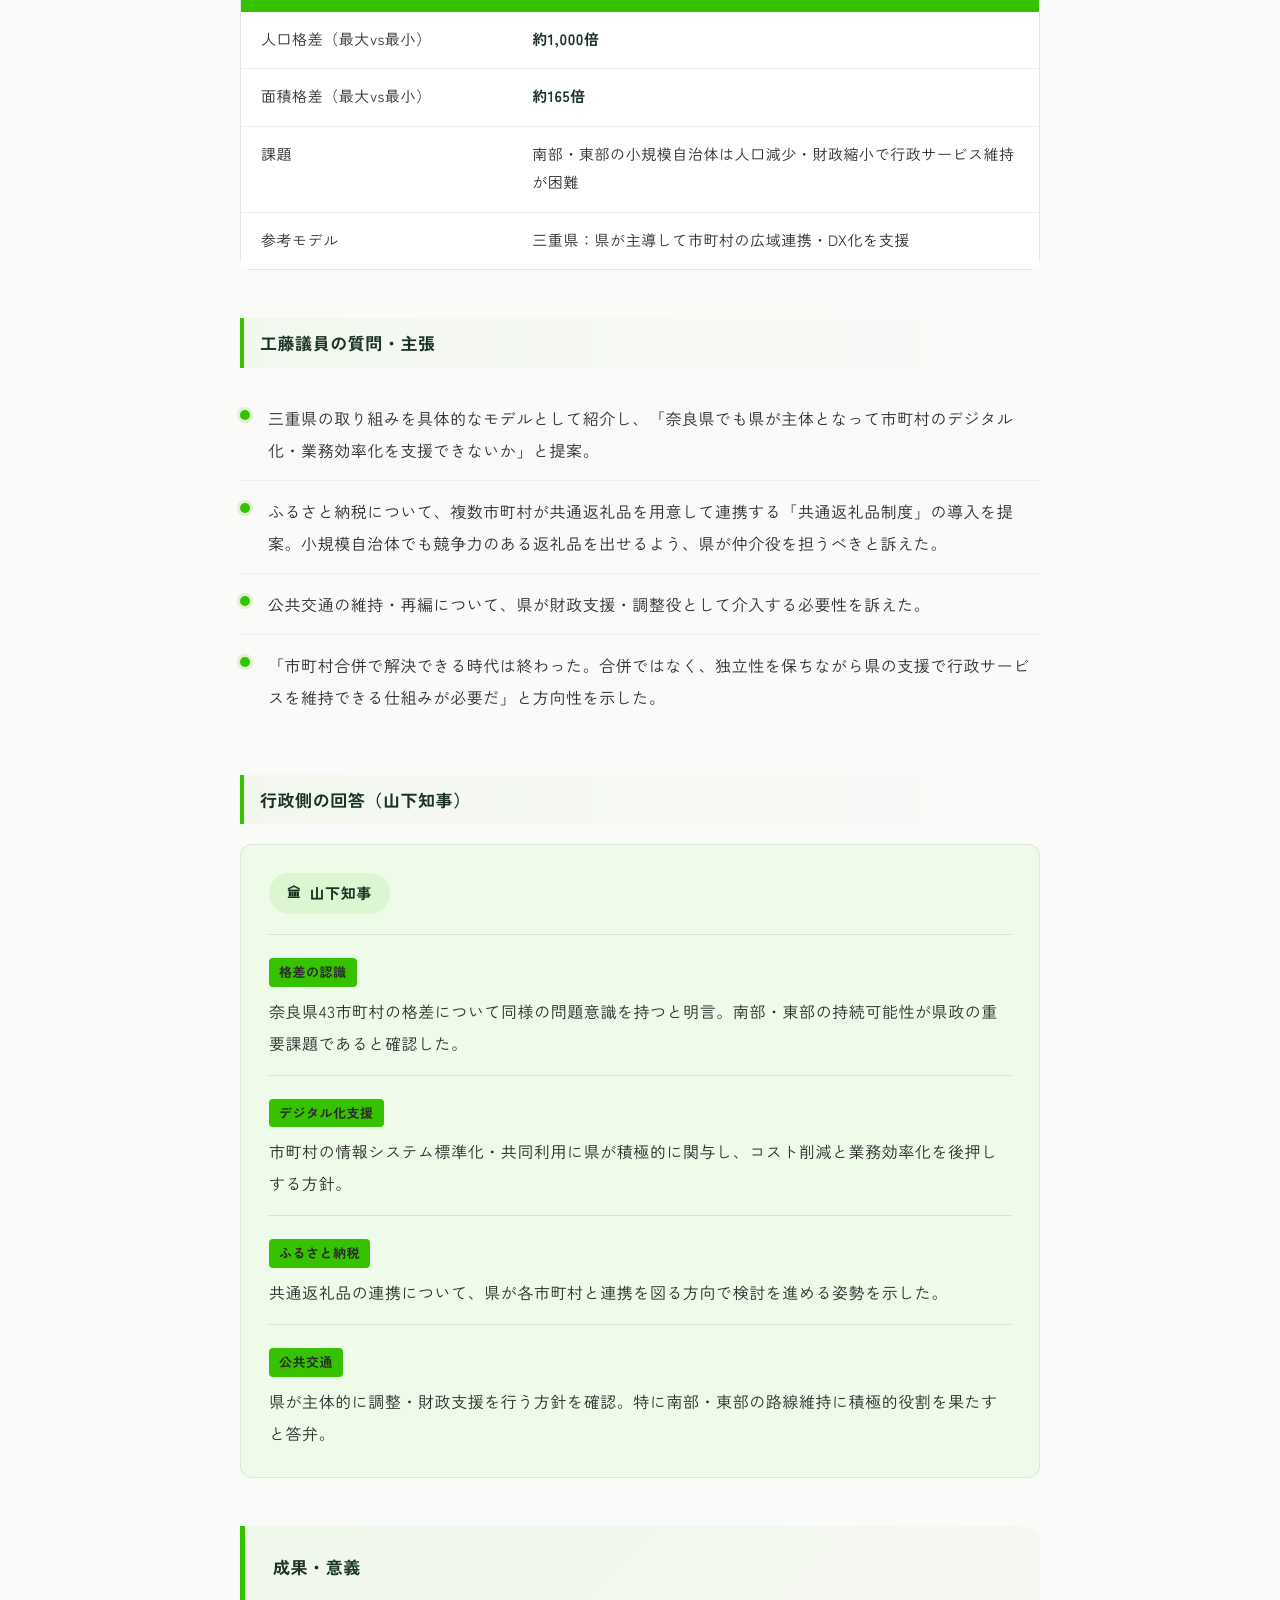
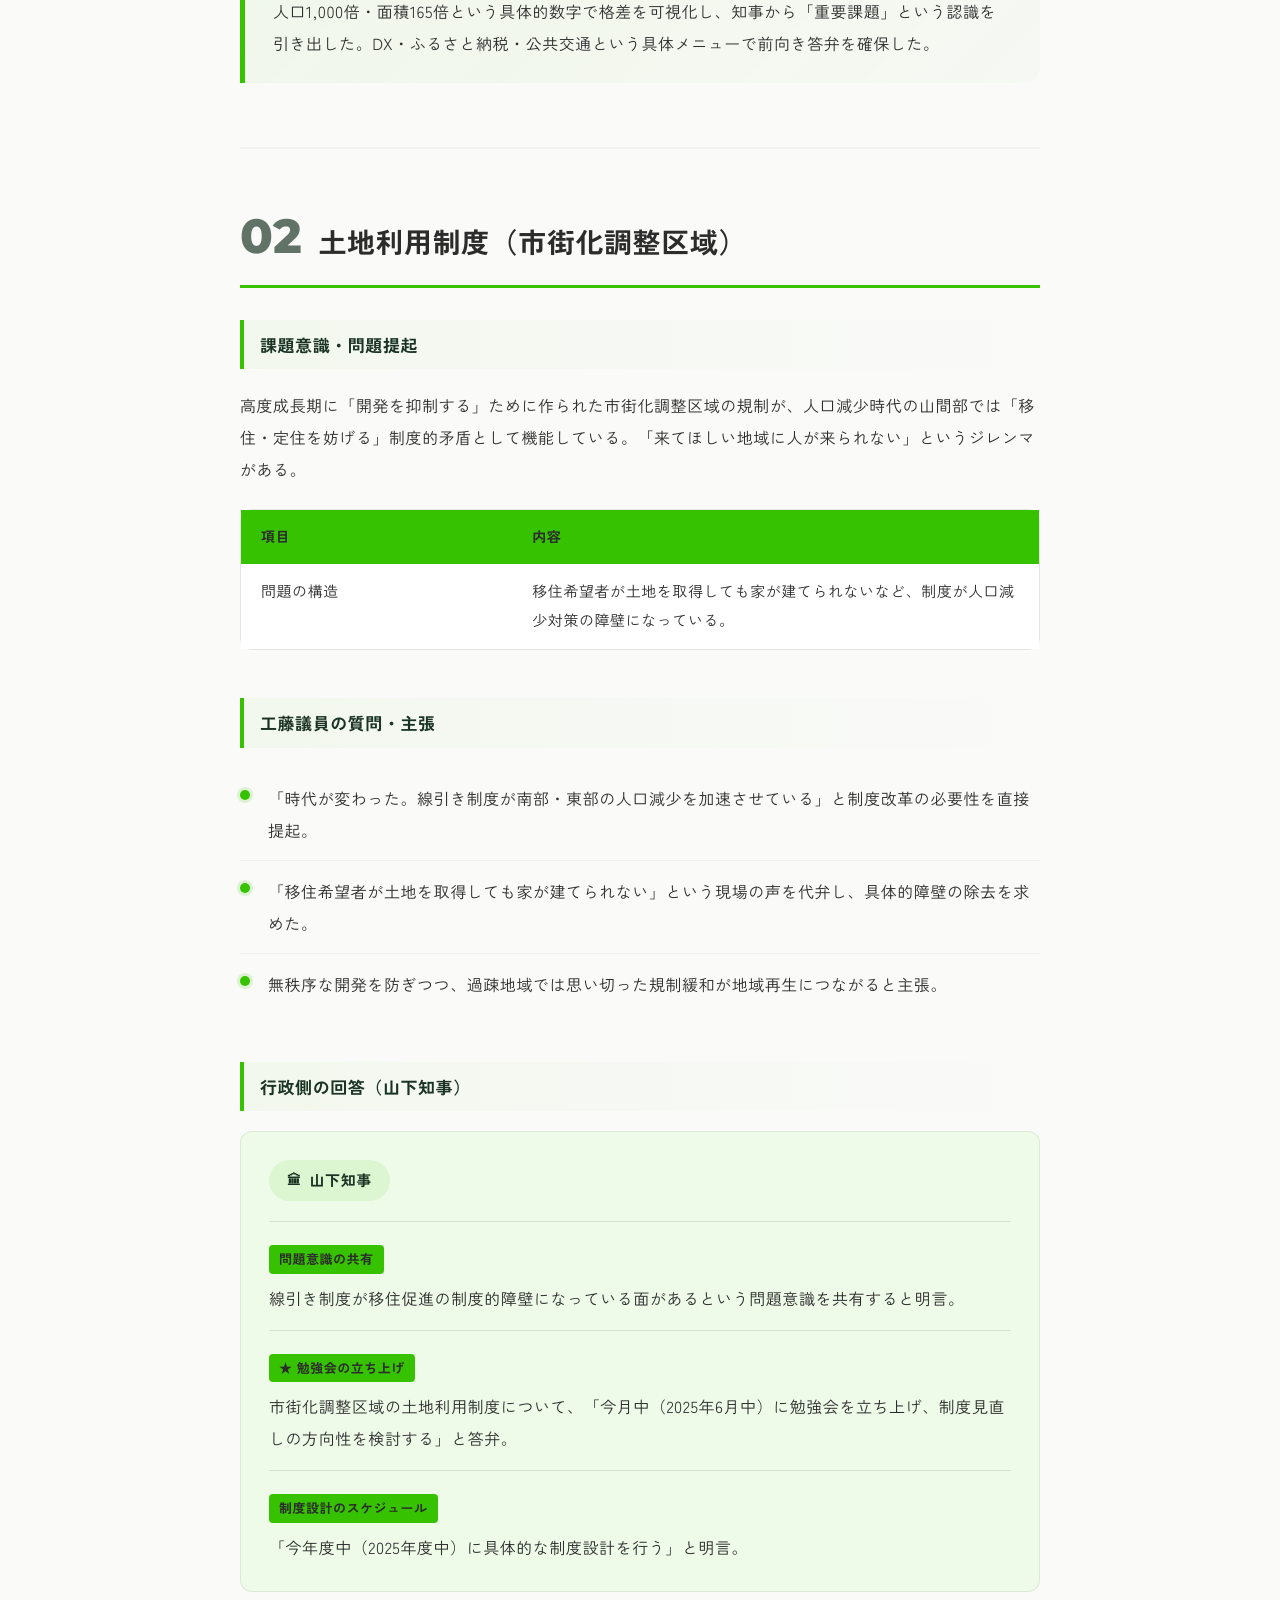
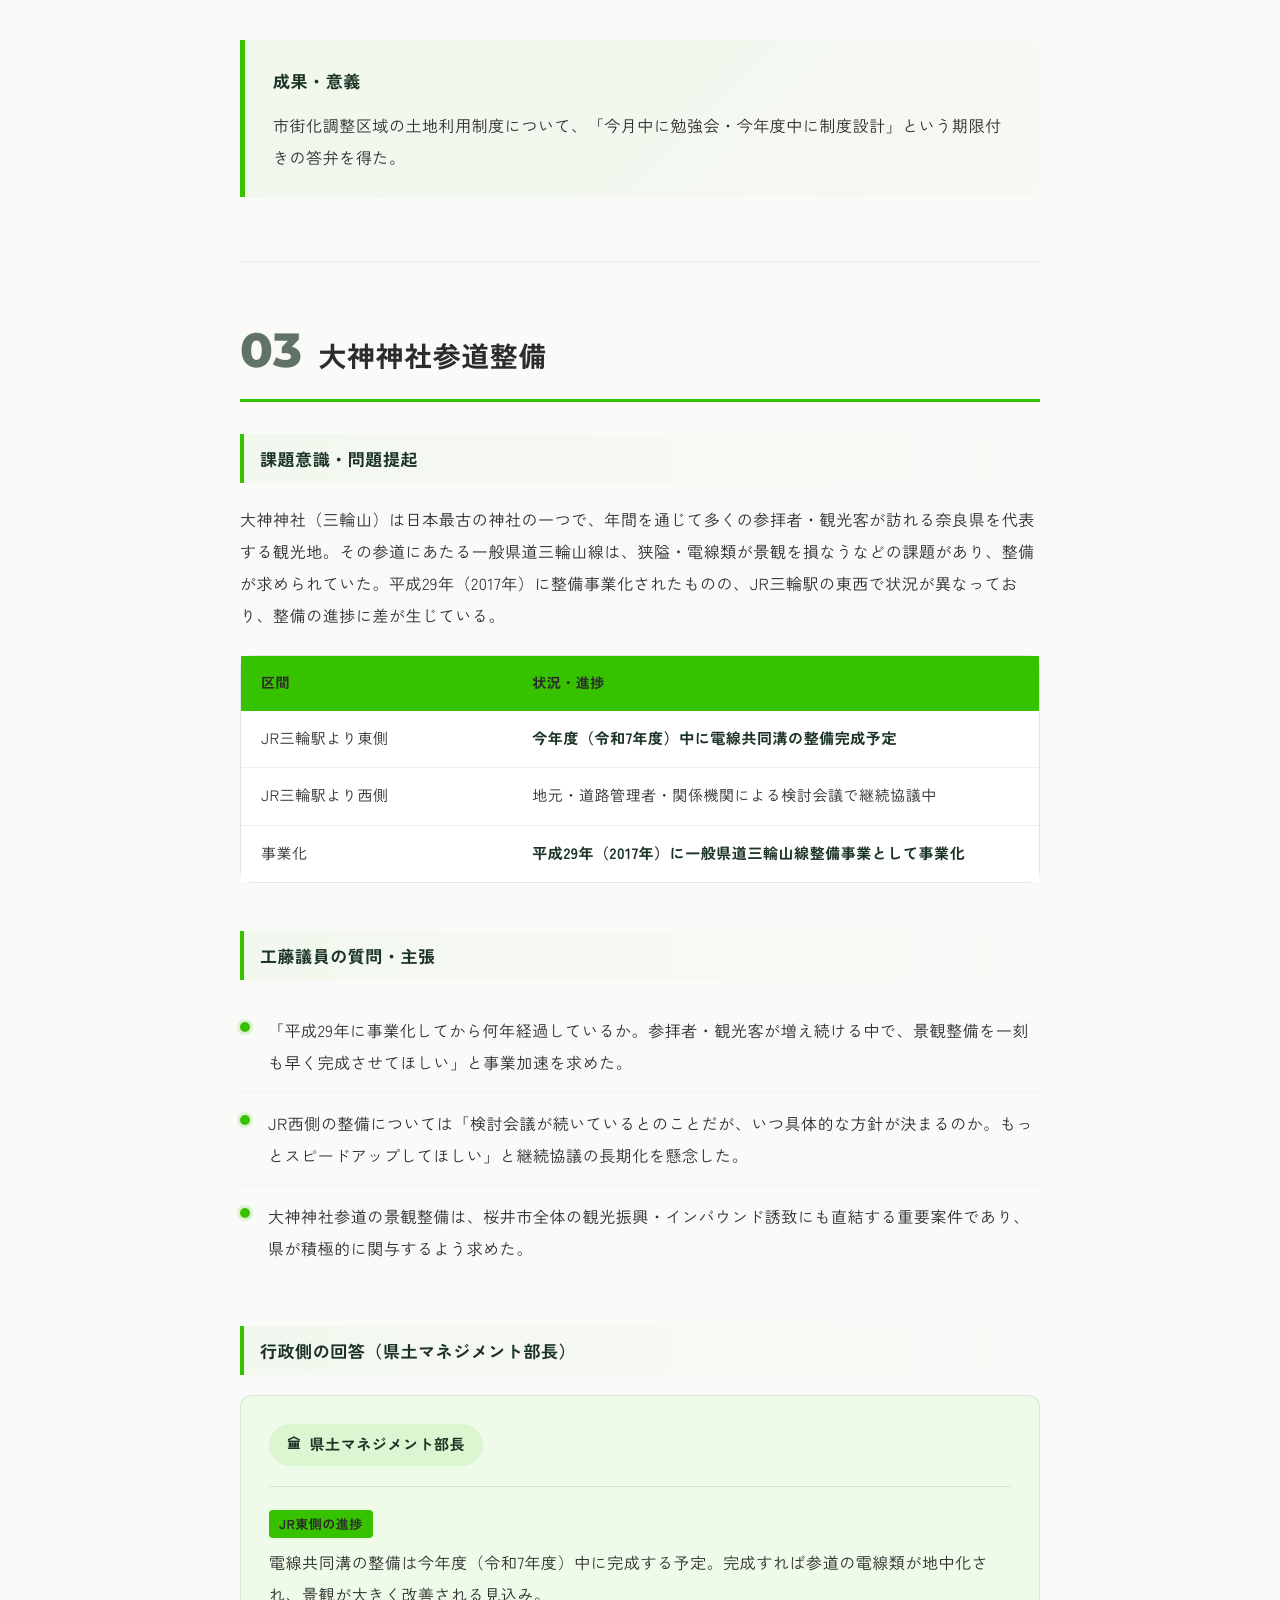
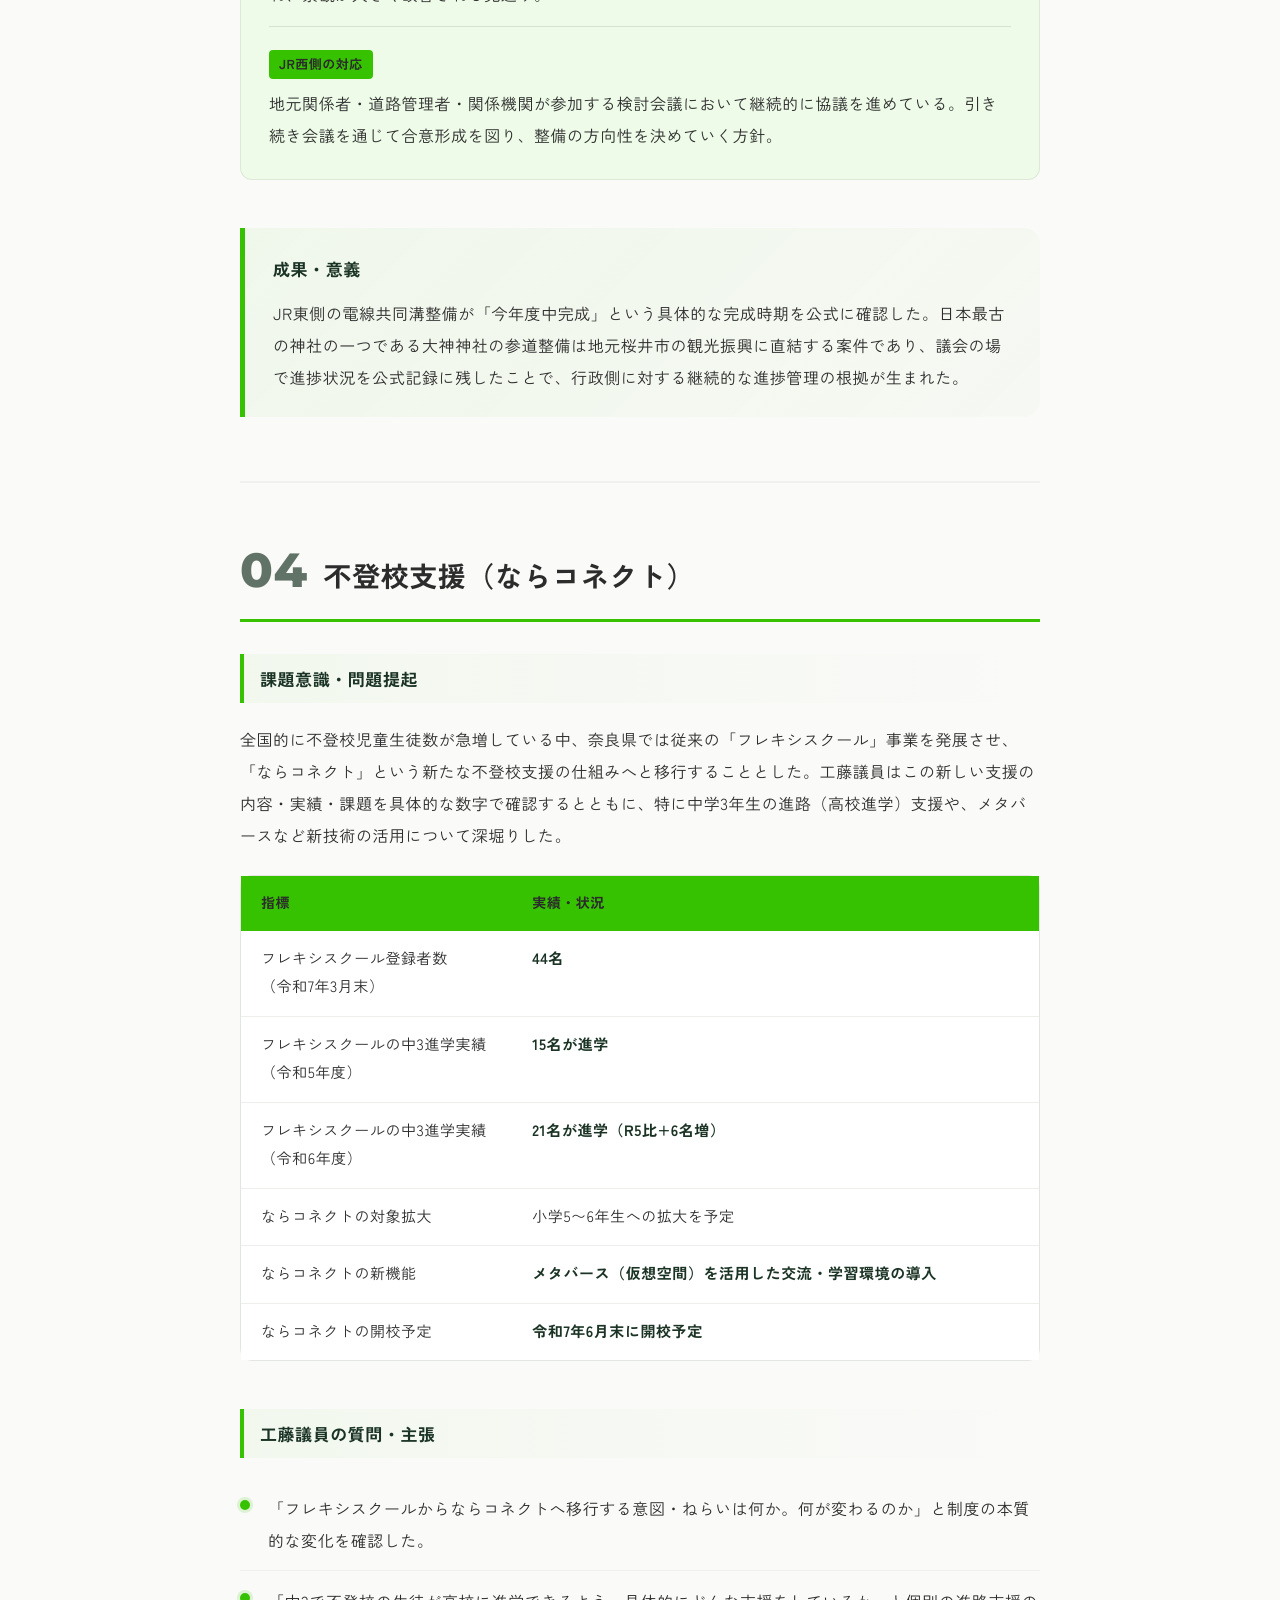
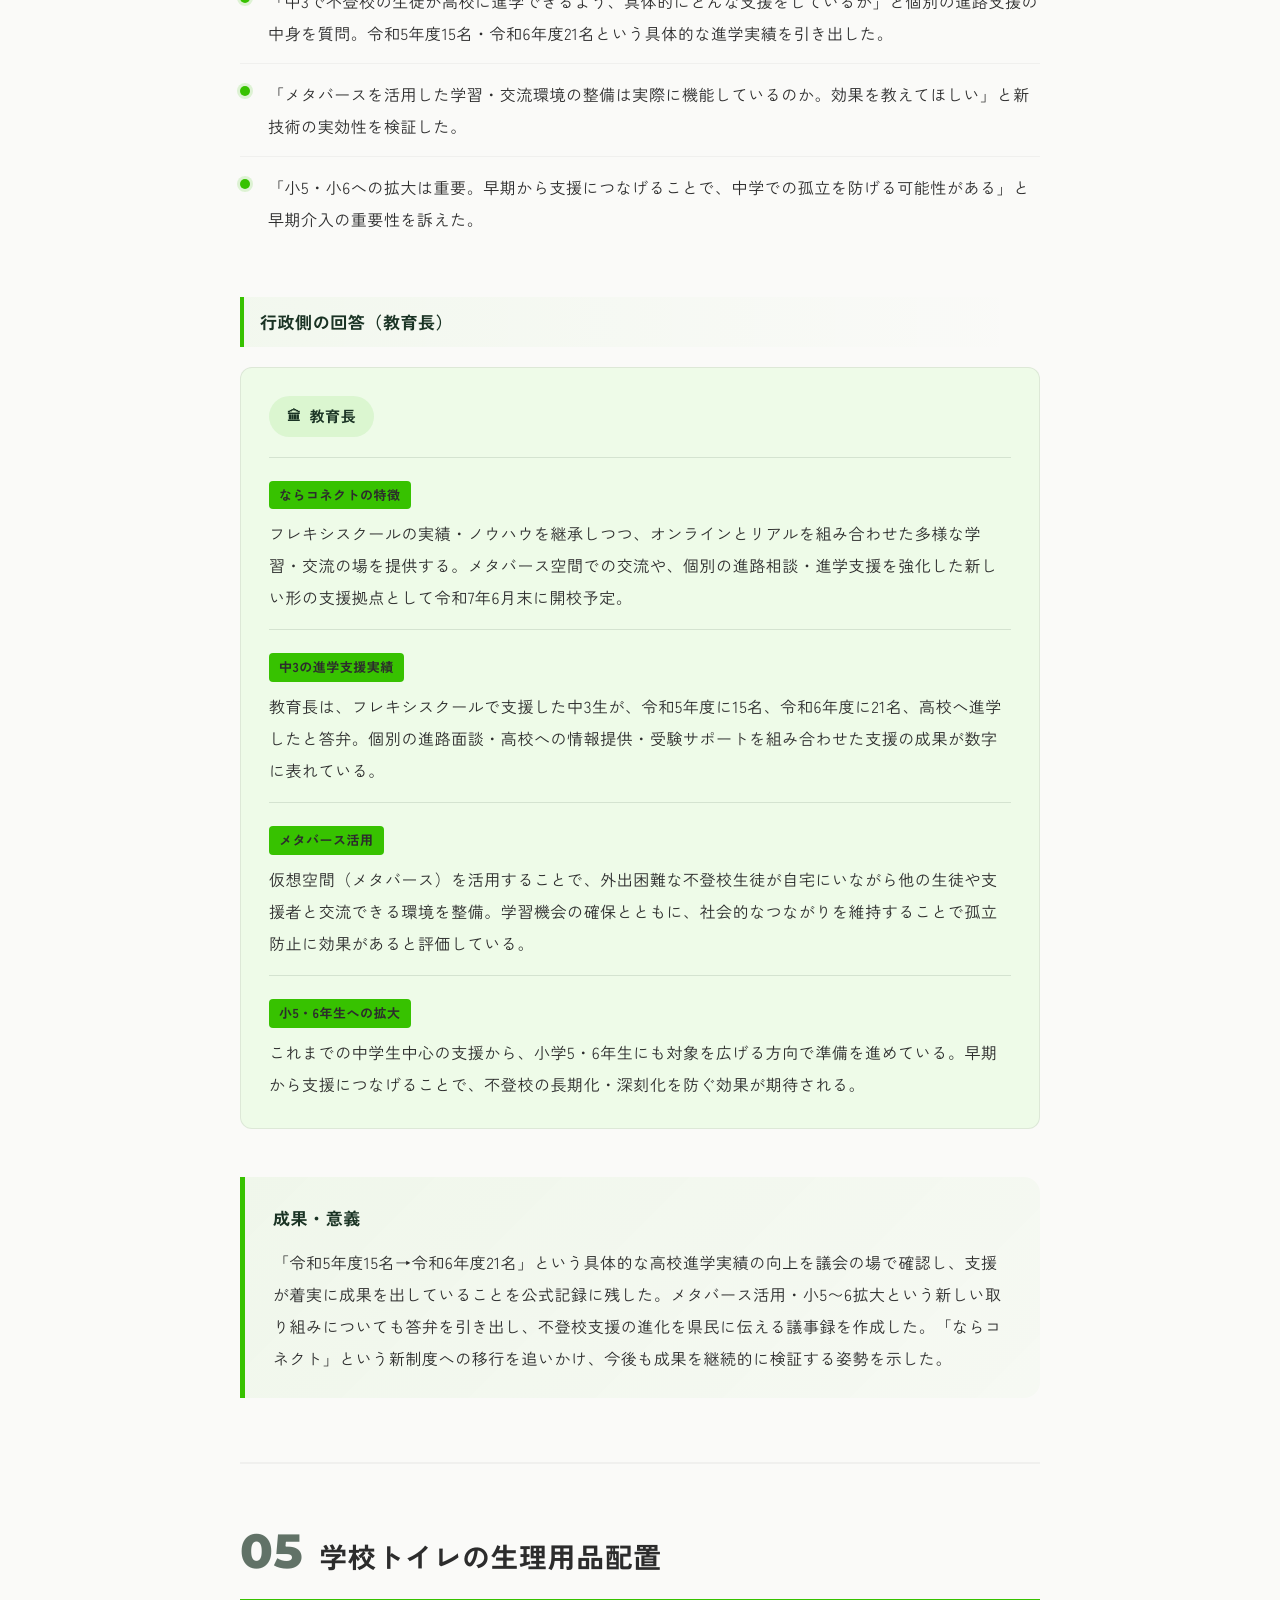
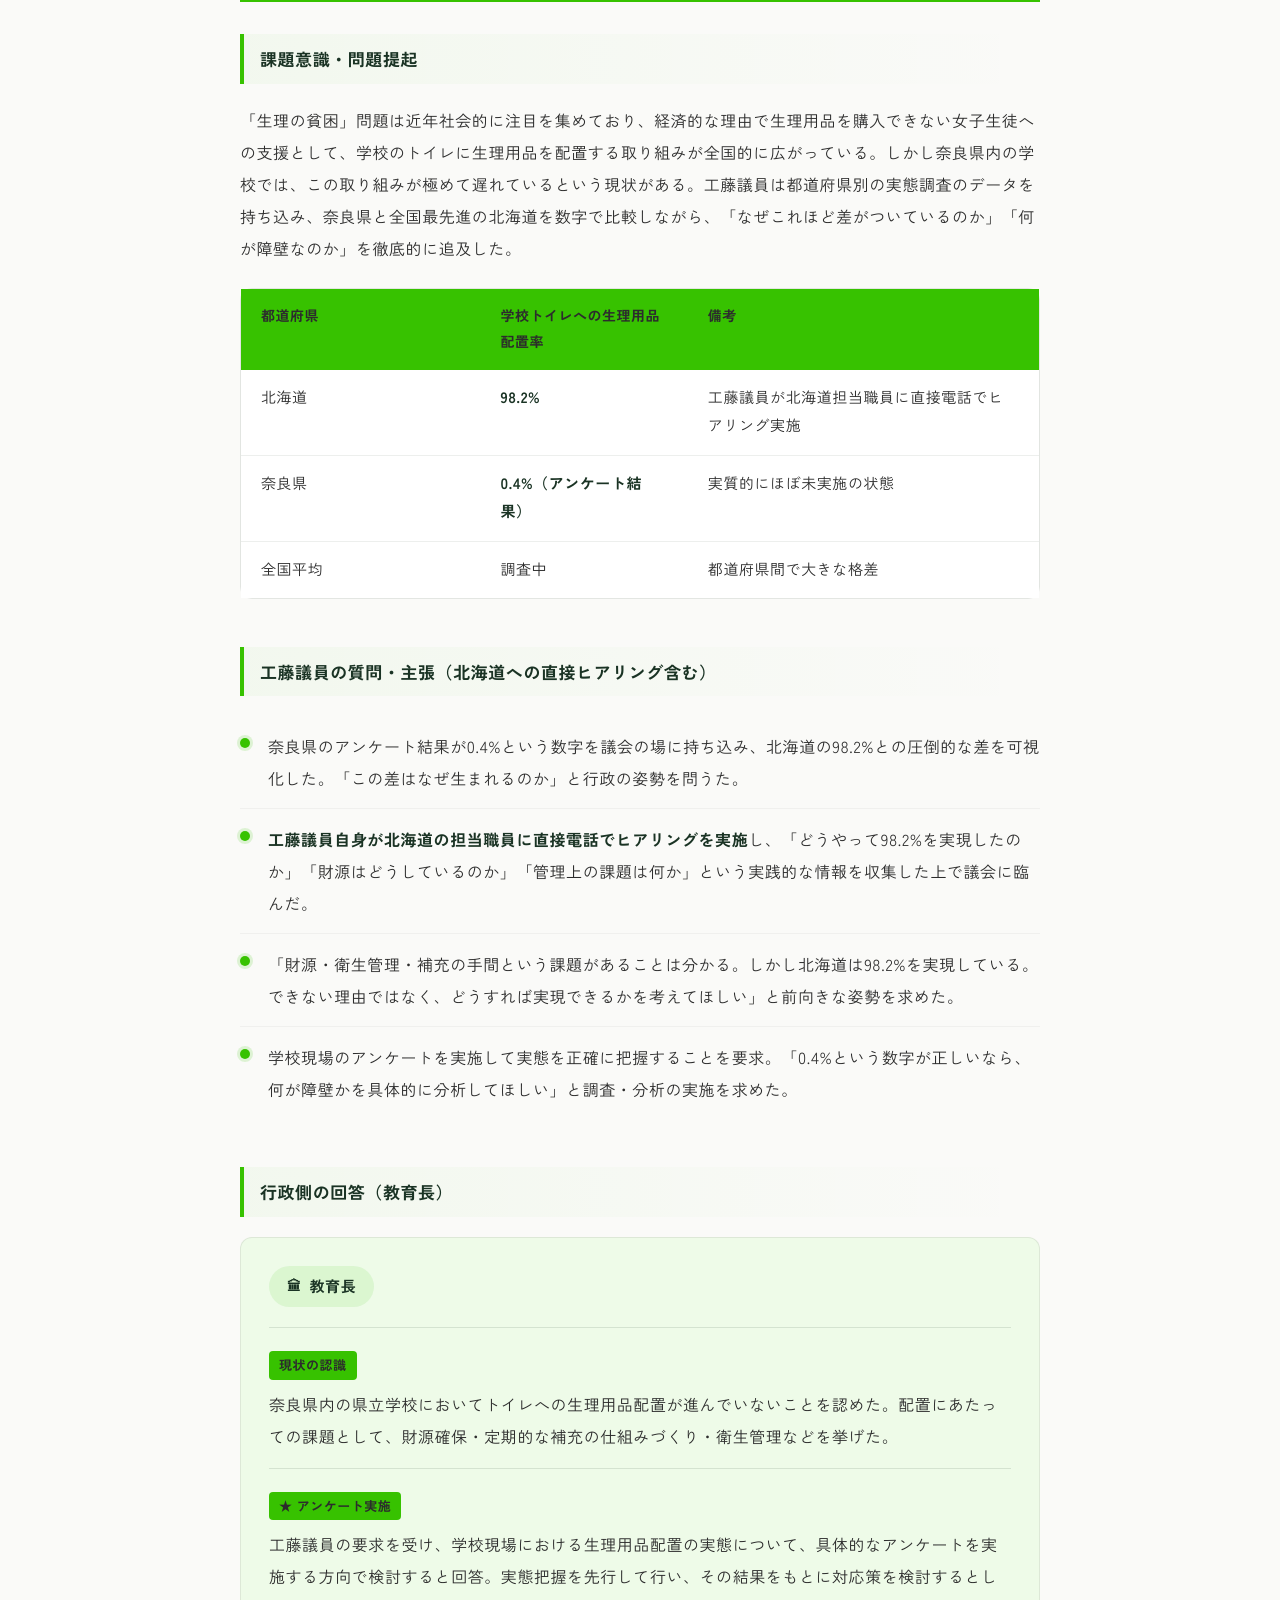
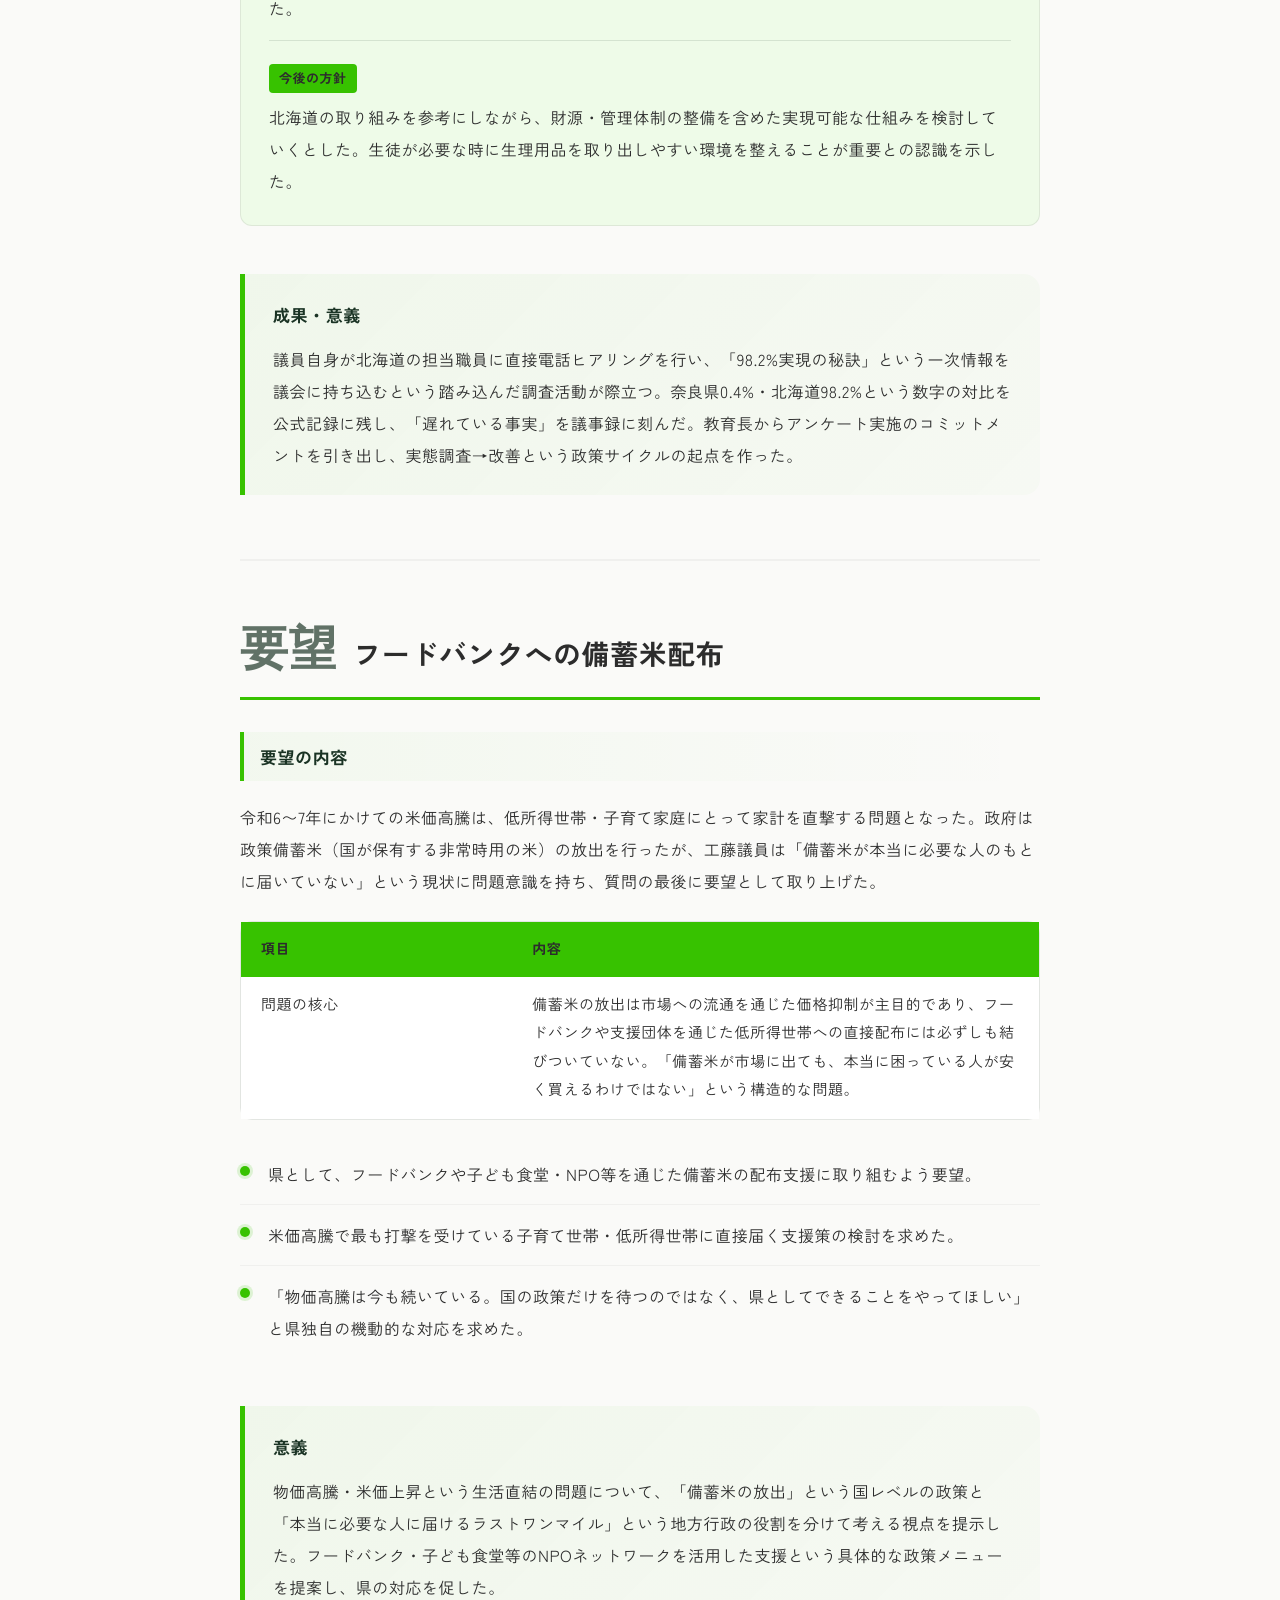
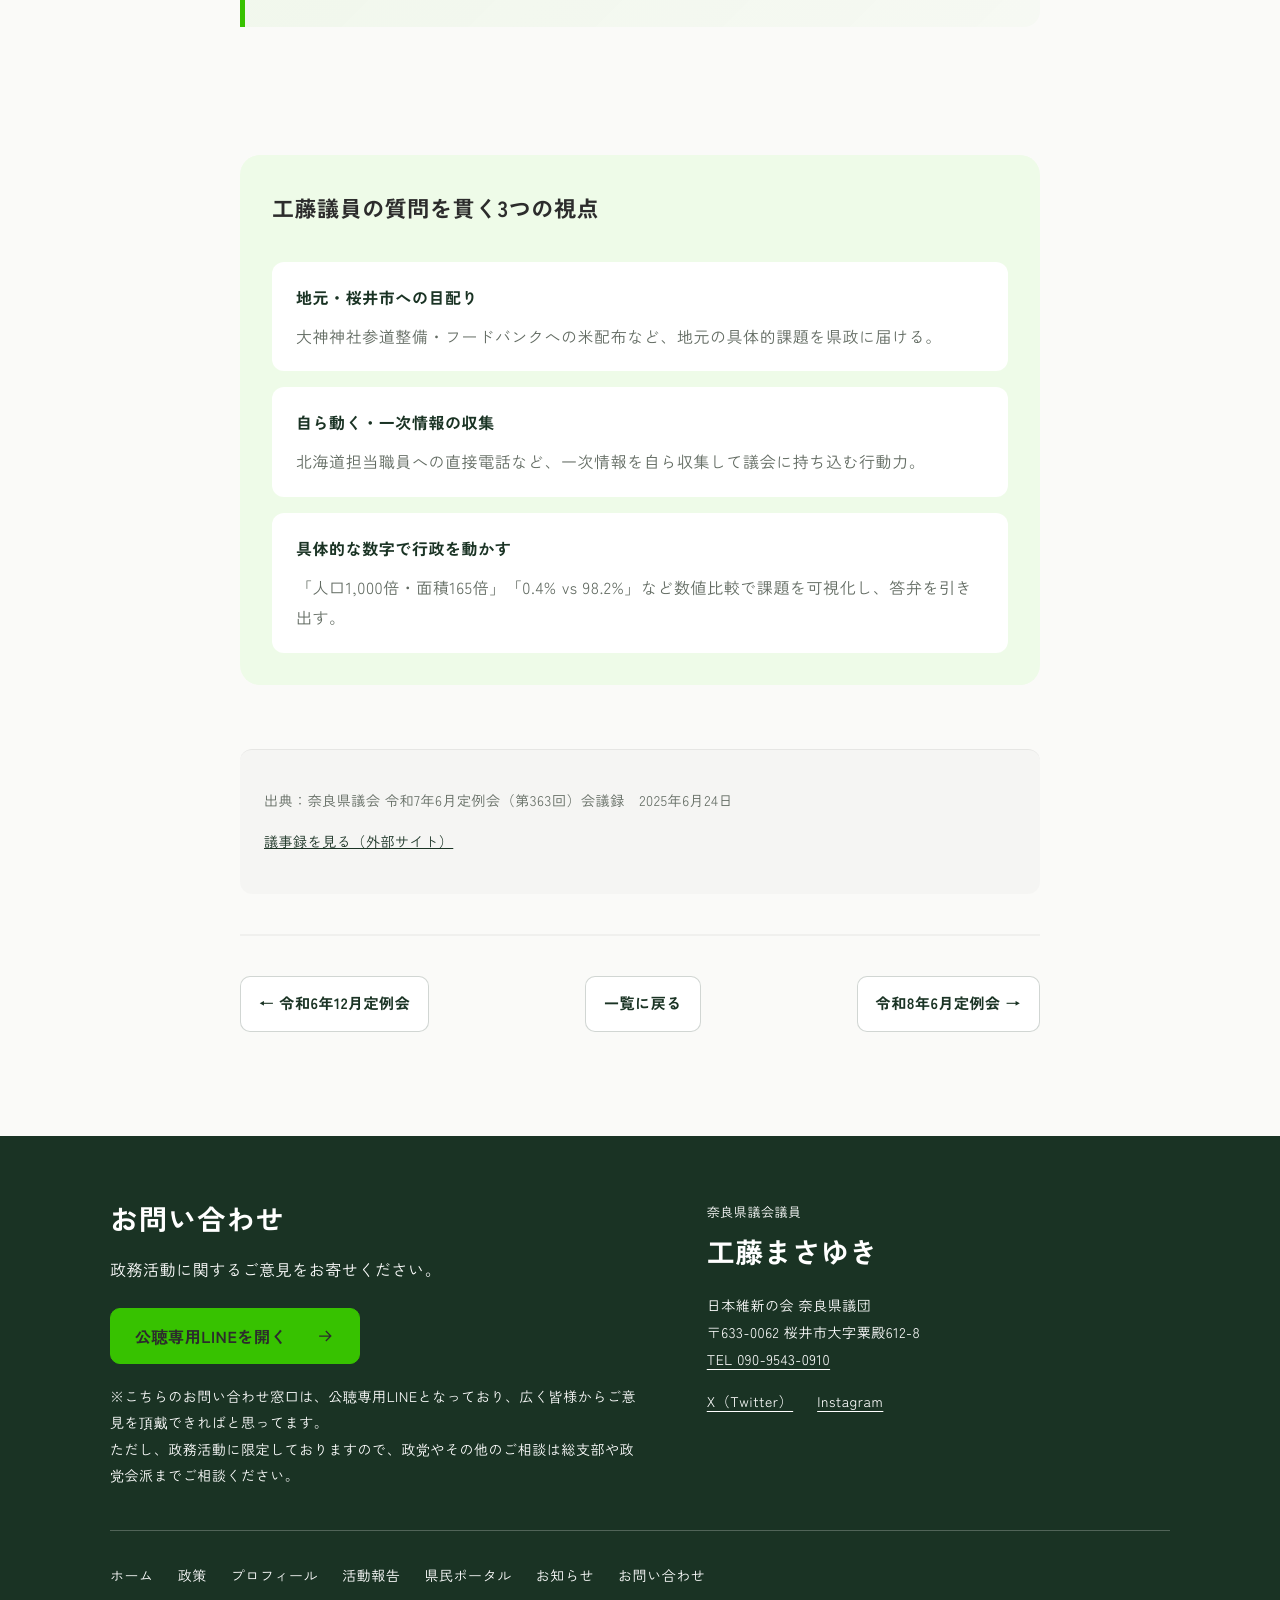
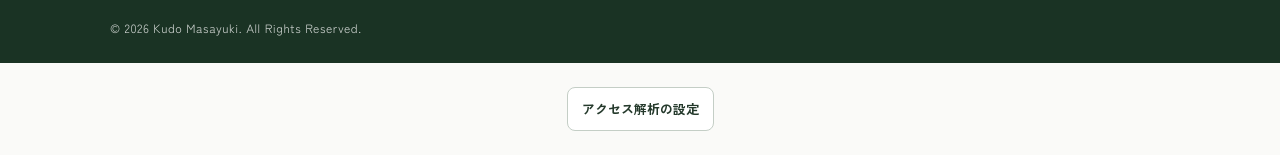
<file: reports/2025-06.html>
<!doctype html>
<html lang="ja">
  <head>
    <link rel="canonical" href="https://www.masayuki-kudou.com/reports/2025-06.html"/>
    <meta charset="utf-8" />
    <meta name="viewport" content="width=device-width, initial-scale=1" />
    <meta name="description" content="令和7年6月定例会（第363回）一般質問の活動レポート。" />
    <title>令和7年6月定例会｜活動報告｜工藤まさゆき</title>





<style>
      :root {
        --color-primary: #37c200;
        --color-bg-white: #fafaf8;
        --color-bg-light: #eefbe8;
        --color-bg-mid: #c8f0b8;
        --color-text: #2c2c2c;
        --color-text-muted: #888888;
        --color-footer-bg: #1a3324;
        --color-footer-text: #ffffff;
        --font-main: "Noto Sans JP", system-ui, -apple-system, "Segoe UI", sans-serif;
        --font-en: "Montserrat", system-ui, -apple-system, "Segoe UI", sans-serif;
        --content-max: 1100px;
        --pad-x: max(20px, 5vw);
        --ease-out: cubic-bezier(0.16, 1, 0.3, 1);
      }
      * {
        box-sizing: border-box;
      }
      html {
        scroll-behavior: smooth;
      }
      body {
        margin: 0;
        font-family: var(--font-main);
        color: var(--color-text);
        background: var(--color-bg-white);
        letter-spacing: 0.7px;
        line-height: 2.2;
        -webkit-font-smoothing: antialiased;
        text-rendering: geometricPrecision;
      }
      a {
        color: inherit;
        text-decoration: none;
      }
      .container {
        width: 100%;
        max-width: var(--content-max);
        margin: 0 auto;
        padding: 0 var(--pad-x);
      }
      .skip-link {
        position: absolute;
        left: -9999px;
        top: 10px;
        background: #ffffff;
        color: var(--color-text);
        padding: 10px 12px;
        border-radius: 12px;
        box-shadow: 0 10px 24px rgba(0, 0, 0, 0.12);
        z-index: 999;
      }
      .skip-link:focus {
        left: 12px;
        outline: 2px solid rgba(55, 194, 0, 0.5);
        outline-offset: 2px;
      }
      :focus-visible {
        outline: 2px solid rgba(55, 194, 0, 0.55);
        outline-offset: 3px;
        border-radius: 12px;
      }

      .header {
        position: sticky;
        top: 0;
        z-index: 50;
        background: rgba(250, 250, 248, 0.92);
        backdrop-filter: blur(10px);
        border-bottom: 1px solid rgba(26, 51, 36, 0.08);
      }
      .header .container {
        display: grid;
        grid-template-columns: 1fr auto;
        align-items: center;
        gap: 18px;
        padding-top: 14px;
        padding-bottom: 14px;
      }
      @media (min-width: 1200px) {
        .topbar .container,
        .header .container {
          max-width: none;
          padding-left: calc(var(--pad-x) + 180px);
          padding-right: calc(var(--pad-x) + 180px);
        }
      }
      .brand {
        display: flex;
        flex-direction: column;
        line-height: 1.1;
      }
      .brand__jp {
        font-weight: 900;
        font-size: 24px;
        letter-spacing: 1.2px;
        white-space: nowrap;
      }
      .brand__en {
        font-family: var(--font-en);
        font-weight: 700;
        font-size: 12px;
        letter-spacing: 0.8px;
        opacity: 0.68;
        margin-top: 2px;
        white-space: nowrap;
      }
      .nav {
        display: flex;
        align-items: center;
        gap: 18px;
      }
      .nav a {
        font-size: 15px;
        font-weight: 500;
        letter-spacing: 0.5px;
        padding: 10px 8px;
        border-radius: 10px;
        transition: background 0.6s var(--ease-out), transform 0.6s var(--ease-out);
      }
      .nav a:hover {
        background: rgba(55, 194, 0, 0.1);
        transform: translateY(-1px);
      }
      .nav a[aria-current="page"] {
        background: rgba(55, 194, 0, 0.14);
      }

      .layout-3col {
        display: block;
        min-height: 100vh;
      }
      .sidebar {
        background: var(--color-primary);
        position: fixed;
        top: 0;
        height: 100vh;
        overflow: hidden;
        z-index: 5;
        width: 180px;
      }
      .sidebar--left {
        left: 0;
        display: flex;
        flex-direction: column;
        align-items: center;
        justify-content: space-between;
        padding: 40px 0 40px;
      }
      .sidebar--right {
        display: flex;
        flex-direction: column;
        align-items: center;
        justify-content: flex-end;
        padding: 24px 0;
        position: fixed;
        right: 0;
        top: 0;
        height: 100vh;
        width: 180px;
        background: var(--color-primary);
        z-index: 5;
        overflow: hidden;
      }
      .sidebar-bubble {
        position: relative;
        z-index: 2;
        margin: 0 0 14px;
        margin-top: auto;
        flex-shrink: 0;
      }
      .sidebar-bubble span {
        display: block;
        background: #ffffff;
        color: #2c2c2c;
        font-size: 20px;
        font-weight: 900;
        letter-spacing: 2px;
        padding: 14px 20px;
        border-radius: 16px;
        border: 3px solid #2c2c2c;
        position: relative;
        white-space: nowrap;
        writing-mode: vertical-rl;
      }
      .sidebar-bubble span::after {
        content: "";
        position: absolute;
        bottom: -16px;
        left: 50%;
        transform: translateX(-50%);
        width: 0;
        height: 0;
        border-left: 12px solid transparent;
        border-right: 12px solid transparent;
        border-top: 16px solid #ffffff;
        filter: drop-shadow(0 3px 0 #2c2c2c);
      }
      .sidebar__text {
        writing-mode: vertical-lr;
        font-family: var(--font-en);
        font-size: 28px;
        font-weight: 800;
        color: rgba(255, 255, 255, 0.15);
        letter-spacing: 6px;
        text-transform: uppercase;
        white-space: nowrap;
        margin-top: 120px;
      }
      .sidebar__label {
        writing-mode: vertical-rl;
        font-size: 18px;
        font-weight: 900;
        color: rgba(255, 255, 255, 0.9);
        letter-spacing: 3px;
        line-height: 1.6;
        text-align: center;
      }
      .sidebar__portrait {
        width: 100%;
        height: auto;
        max-height: 65vh;
        object-fit: contain;
        object-position: bottom center;
        opacity: 1;
        pointer-events: none;
        position: relative;
        z-index: 1;
        margin-top: 0;
      }
      .main-content {
        min-width: 0;
        background: var(--color-bg-white);
        margin-left: 180px;
        margin-right: 180px;
      }

      .report-hero {
        background: var(--color-primary);
        color: #ffffff;
        text-align: center;
        padding: 64px 20px;
      }
      .report-hero__label {
        font-family: var(--font-en);
        font-size: 14px;
        font-weight: 700;
        letter-spacing: 3px;
        opacity: 0.8;
        margin: 0 0 8px;
      }
      .report-hero__title {
        font-size: clamp(28px, 4.2vw, 44px);
        font-weight: 900;
        letter-spacing: 2px;
        margin: 0 0 12px;
      }
      .report-hero__subtitle {
        font-size: 16px;
        opacity: 0.9;
        margin: 0;
      }
      .backlink {
        display: inline-flex;
        align-items: center;
        gap: 10px;
        margin-top: 16px;
        font-weight: 700;
        color: rgba(255, 255, 255, 0.92);
      }
      .backlink span {
        display: inline-flex;
        width: 32px;
        height: 32px;
        border-radius: 50%;
        border: 1.5px solid rgba(255, 255, 255, 0.55);
        align-items: center;
        justify-content: center;
      }

      .section {
        padding: 80px 0;
      }
      .highlights {
        background: var(--color-bg-light);
        padding: 48px 0;
        margin: 0;
      }
      .highlights h2 {
        font-size: clamp(22px, 3vw, 28px);
        font-weight: 900;
        margin: 0 0 20px;
      }
      .highlights__list {
        list-style: none;
        padding: 0;
        max-width: 900px;
        margin: 0 auto;
      }
      .highlights__list li {
        display: flex;
        align-items: flex-start;
        gap: 12px;
        padding: 12px 0;
        font-size: 16px;
        font-weight: 700;
        line-height: 1.6;
        border-bottom: 1px solid rgba(0, 0, 0, 0.04);
      }
      .highlights__list li::before {
        content: "✓";
        display: inline-flex;
        align-items: center;
        justify-content: center;
        width: 28px;
        height: 28px;
        background: var(--color-primary);
        color: #ffffff;
        border-radius: 50%;
        font-size: 14px;
        flex-shrink: 0;
        margin-top: 2px;
      }

      .theme-section {
        margin-bottom: 80px;
        padding-bottom: 80px;
        border-bottom: 1px solid rgba(0, 0, 0, 0.06);
      }
      .theme-header {
        display: flex;
        align-items: baseline;
        gap: 16px;
        margin-bottom: 40px;
      }
      .theme-no {
        font-family: var(--font-en);
        font-size: 56px;
        font-weight: 800;
        color: var(--color-primary);
        line-height: 1;
        opacity: 0.3;
      }
      .theme-title {
        font-size: clamp(24px, 3vw, 32px);
        font-weight: 900;
        margin: 0;
      }
      .theme-block {
        margin-bottom: 40px;
      }
      .theme-block__label {
        font-size: 16px;
        font-weight: 900;
        color: var(--color-primary);
        margin: 0 0 16px;
        padding-left: 12px;
        border-left: 3px solid var(--color-primary);
      }
      .theme-result {
        background: rgba(55, 194, 0, 0.04);
        border-left: 4px solid var(--color-primary);
        padding: 24px 28px;
        border-radius: 0 12px 12px 0;
      }
      .theme-result h3 {
        font-size: 16px;
        font-weight: 900;
        color: var(--color-primary);
        margin: 0 0 12px;
      }
      .theme-result p {
        margin: 0;
        font-size: 15px;
        line-height: 2.2;
      }
      .source {
        font-size: 14px;
        color: var(--color-text-muted);
        margin-top: 40px;
        padding-top: 20px;
        border-top: 1px solid rgba(0, 0, 0, 0.06);
      }
      .source a {
        color: var(--color-primary);
        text-decoration: underline;
      }
      .report-nav {
        display: flex;
        justify-content: space-between;
        gap: 20px;
        padding: 40px 0;
        border-top: 1px solid rgba(0, 0, 0, 0.06);
      }
      .report-nav a {
        font-size: 15px;
        font-weight: 700;
        color: var(--color-primary);
      }

      footer {
        background: var(--color-footer-bg);
        color: var(--color-footer-text);
        padding: 54px 0 40px;
      }
      .footer-nav {
        display: flex;
        flex-wrap: wrap;
        gap: 14px 18px;
        margin: 0 0 18px;
      }
      .footer-nav a {
        opacity: 0.9;
        padding: 8px 10px;
        border-radius: 12px;
      }
      .footer-text {
        margin: 0;
        opacity: 0.92;
        line-height: 2.0;
        letter-spacing: 0.7px;
        font-size: 14px;
      }
      .footer-copy {
        margin-top: 20px;
        opacity: 0.7;
        font-family: var(--font-en);
        font-weight: 700;
        letter-spacing: 0.5px;
        font-size: 13px;
      }
      .reveal {
        opacity: 0;
        transform: translateY(20px);
        transition: opacity 0.8s var(--ease-out), transform 0.8s var(--ease-out);
      }
      .reveal.is-visible {
        opacity: 1;
        transform: translateY(0);
      }

      /* ========================================
         活動レポート — デザイン強化 v2
         ======================================== */

      /* --- 概要カード（議員情報・基本情報） --- */
      .overview-card {
        display: grid;
        grid-template-columns: 1fr 1fr;
        gap: 1px;
        background: rgba(0, 0, 0, 0.06);
        border-radius: 16px;
        overflow: hidden;
        margin-bottom: 48px;
      }

      .overview-card__item {
        background: #ffffff;
        padding: 24px 28px;
      }

      .overview-card__label {
        font-size: 12px;
        font-weight: 700;
        color: var(--color-primary);
        letter-spacing: 1px;
        margin: 0 0 6px;
        text-transform: uppercase;
      }

      .overview-card__value {
        font-size: 16px;
        font-weight: 700;
        margin: 0;
        line-height: 1.6;
      }

      @media (max-width: 767px) {
        .overview-card {
          grid-template-columns: 1fr;
        }
      }

      /* --- テーマタグ群 --- */
      .theme-tags {
        display: flex;
        flex-wrap: wrap;
        gap: 8px;
        margin: 16px 0 32px;
      }

      .theme-tag {
        font-size: 13px;
        font-weight: 700;
        color: var(--color-primary);
        background: rgba(55, 194, 0, 0.08);
        padding: 6px 16px;
        border-radius: 24px;
        letter-spacing: 0.5px;
      }

      /* --- 成果ハイライト（強化版） --- */
      .highlights {
        background: linear-gradient(135deg, rgba(55, 194, 0, 0.06), rgba(55, 194, 0, 0.02));
        border-radius: 20px;
        padding: 48px 40px;
        margin-bottom: 64px;
        border: 1px solid rgba(55, 194, 0, 0.1);
      }

      .highlights__title {
        font-size: 28px;
        font-weight: 900;
        margin: 0 0 32px;
        display: flex;
        align-items: center;
        gap: 12px;
      }

      .highlights__title::before {
        content: "";
        display: inline-block;
        width: 4px;
        height: 28px;
        background: var(--color-primary);
        border-radius: 2px;
      }

      .highlights__list {
        list-style: none;
        padding: 0;
        margin: 0;
      }

      .highlights__list li {
        display: flex;
        align-items: flex-start;
        gap: 16px;
        padding: 16px 0;
        font-size: 16px;
        font-weight: 600;
        line-height: 1.7;
        border-bottom: 1px solid rgba(55, 194, 0, 0.06);
      }

      .highlights__list li:last-child {
        border-bottom: none;
      }

      .highlights__list li .check-icon {
        display: inline-flex;
        align-items: center;
        justify-content: center;
        width: 32px;
        height: 32px;
        background: var(--color-primary);
        color: #ffffff;
        border-radius: 50%;
        font-size: 16px;
        flex-shrink: 0;
        margin-top: 2px;
        box-shadow: 0 2px 8px rgba(55, 194, 0, 0.3);
      }

      /* --- テーマセクション（強化版） --- */
      .theme-section {
        margin-bottom: 80px;
        padding-bottom: 80px;
        border-bottom: 2px solid rgba(0, 0, 0, 0.04);
      }

      .theme-section:last-of-type {
        border-bottom: none;
      }

      .theme-header {
        display: flex;
        align-items: baseline;
        gap: 20px;
        margin-bottom: 48px;
        padding-bottom: 20px;
        border-bottom: 3px solid var(--color-primary);
      }

      .theme-no {
        font-family: var(--font-en);
        font-size: 64px;
        font-weight: 800;
        color: var(--color-primary);
        line-height: 1;
        opacity: 0.2;
      }

      .theme-title {
        font-size: clamp(24px, 3vw, 32px);
        font-weight: 900;
        margin: 0;
      }

      /* --- テーマ内ブロック --- */
      .theme-block {
        margin-bottom: 48px;
      }

      .theme-block__label {
        font-size: 17px;
        font-weight: 900;
        color: var(--color-primary);
        margin: 0 0 20px;
        padding: 8px 0 8px 16px;
        border-left: 4px solid var(--color-primary);
        background: linear-gradient(90deg, rgba(55, 194, 0, 0.04), transparent);
      }

      .theme-block__text {
        font-size: 16px;
        line-height: 2.2;
        margin: 0 0 24px;
      }

      /* --- データテーブル（PDFの表を再現） --- */
      .data-table {
        width: 100%;
        border-collapse: separate;
        border-spacing: 0;
        margin: 24px 0;
        font-size: 15px;
        border-radius: 12px;
        overflow: hidden;
        box-shadow: 0 1px 2px rgba(0, 0, 0, 0.04), 0 4px 12px rgba(0, 0, 0, 0.04);
      }

      .data-table thead {
        background: var(--color-primary);
        color: #ffffff;
      }

      .data-table th {
        padding: 14px 20px;
        text-align: left;
        font-weight: 700;
        font-size: 14px;
        letter-spacing: 0.5px;
      }

      .data-table td {
        padding: 14px 20px;
        border-bottom: 1px solid rgba(0, 0, 0, 0.06);
        background: #ffffff;
      }

      .data-table tbody tr:last-child td {
        border-bottom: none;
      }

      .data-table tbody tr:hover td {
        background: rgba(55, 194, 0, 0.03);
      }

      .data-table strong {
        color: var(--color-primary);
        font-weight: 900;
      }

      .data-table .highlight-cell {
        color: #d32f2f;
        font-weight: 900;
      }

      /* --- 主張リスト --- */
      .claim-list {
        list-style: none;
        padding: 0;
        margin: 0;
      }

      .claim-list li {
        padding: 14px 0 14px 28px;
        position: relative;
        line-height: 2;
        font-size: 16px;
        border-bottom: 1px solid rgba(0, 0, 0, 0.04);
      }

      .claim-list li::before {
        content: "";
        position: absolute;
        left: 0;
        top: 22px;
        width: 10px;
        height: 10px;
        background: var(--color-primary);
        border-radius: 50%;
        box-shadow: 0 0 0 3px rgba(55, 194, 0, 0.15);
      }

      .claim-list li:last-child {
        border-bottom: none;
      }

      /* --- 行政回答カード（ラベル付き） --- */
      .answer-card {
        background: var(--color-bg-light);
        border-radius: 20px;
        padding: 32px;
        margin-bottom: 20px;
        border: 1px solid rgba(55, 194, 0, 0.08);
      }

      .answer-card__who {
        display: inline-flex;
        align-items: center;
        gap: 8px;
        font-size: 15px;
        font-weight: 900;
        color: var(--color-primary);
        background: rgba(55, 194, 0, 0.1);
        padding: 6px 18px;
        border-radius: 24px;
        margin-bottom: 20px;
      }

      .answer-card__who::before {
        content: "🏛";
        font-size: 14px;
      }

      .answer-items {
        display: flex;
        flex-direction: column;
        gap: 16px;
      }

      .answer-item {
        background: #ffffff;
        border-radius: 12px;
        padding: 20px 24px;
        border: 1px solid rgba(0, 0, 0, 0.04);
        box-shadow: 0 1px 4px rgba(0, 0, 0, 0.03);
      }

      .answer-item__label {
        display: inline-block;
        font-size: 12px;
        font-weight: 800;
        color: #ffffff;
        background: var(--color-primary);
        padding: 3px 12px;
        border-radius: 6px;
        margin-bottom: 10px;
        letter-spacing: 0.5px;
      }

      .answer-item p {
        margin: 0;
        font-size: 15px;
        line-height: 2;
      }

      /* --- 成果・意義ブロック --- */
      .theme-result {
        background: linear-gradient(135deg, rgba(55, 194, 0, 0.05), rgba(55, 194, 0, 0.02));
        border-left: 5px solid var(--color-primary);
        padding: 28px 32px;
        border-radius: 0 16px 16px 0;
        margin-top: 32px;
      }

      .theme-result h3 {
        font-size: 17px;
        font-weight: 900;
        color: var(--color-primary);
        margin: 0 0 12px;
      }

      .theme-result p {
        margin: 0;
        font-size: 15px;
        line-height: 2.2;
      }

      /* --- 締めくくりの言葉 --- */
      .closing-quote {
        background: linear-gradient(135deg, rgba(55, 194, 0, 0.06), rgba(55, 194, 0, 0.02));
        border-radius: 20px;
        padding: 48px 44px;
        margin: 64px 0;
        position: relative;
        border: 1px solid rgba(55, 194, 0, 0.1);
      }

      .closing-quote::before {
        content: '"';
        position: absolute;
        top: 8px;
        left: 24px;
        font-size: 96px;
        color: var(--color-primary);
        opacity: 0.15;
        line-height: 1;
        font-family: "Georgia", serif;
      }

      .closing-quote p {
        font-size: 17px;
        line-height: 2.4;
        font-weight: 500;
        margin: 0;
        position: relative;
        z-index: 1;
      }

      /* --- 前後ナビゲーション --- */
      .report-nav {
        display: flex;
        justify-content: space-between;
        align-items: center;
        gap: 20px;
        padding: 40px 0;
        margin-top: 40px;
        border-top: 2px solid rgba(0, 0, 0, 0.04);
      }

      .report-nav a {
        display: inline-flex;
        align-items: center;
        gap: 8px;
        font-size: 15px;
        font-weight: 700;
        color: var(--color-primary);
        padding: 12px 24px;
        border-radius: 12px;
        border: 1px solid rgba(55, 194, 0, 0.15);
        transition: all 0.3s ease;
      }

      .report-nav a:hover {
        background: rgba(55, 194, 0, 0.06);
        border-color: rgba(55, 194, 0, 0.3);
      }

      /* --- 出典 --- */
      .source {
        font-size: 14px;
        color: var(--color-text-muted);
        margin-top: 48px;
        padding: 24px;
        background: rgba(0, 0, 0, 0.02);
        border-radius: 12px;
      }

      .source a {
        color: var(--color-primary);
        text-decoration: underline;
        word-break: break-all;
      }

      /* --- 3つの視点まとめ --- */
      .viewpoints-summary {
        margin: 64px 0;
        padding: 48px 40px;
        background: var(--color-bg-light);
        border-radius: 20px;
      }

      .viewpoints-summary__title {
        font-size: 22px;
        font-weight: 900;
        margin: 0 0 32px;
      }

      .viewpoints-summary__grid {
        display: grid;
        grid-template-columns: repeat(3, 1fr);
        gap: 24px;
      }

      .viewpoint-mini {
        background: #ffffff;
        border-radius: 12px;
        padding: 24px;
        box-shadow: 0 1px 4px rgba(0, 0, 0, 0.04);
      }

      .viewpoint-mini h3 {
        font-size: 16px;
        font-weight: 900;
        color: var(--color-primary);
        margin: 0 0 8px;
      }

      .viewpoint-mini p {
        font-size: 14px;
        line-height: 1.8;
        color: var(--color-text-muted);
        margin: 0;
      }

      @media (max-width: 767px) {
        .viewpoints-summary__grid {
          grid-template-columns: 1fr;
        }
      }

      @media (max-width: 767px) {
        .sidebar {
          display: none;
        }
        .main-content {
          margin-left: 0;
          margin-right: 0;
        }
        .nav {
          display: none;
        }
      }
      /* iPhone 16 基準（393px）でのSP最適化 */
      @media (max-width: 430px) {
        :root {
          --pad-x: 18px;
        }
        body {
          overflow-x: hidden;
        }
        .container {
          padding: 0 var(--pad-x);
        }
        .topbar .container,
        .header .container {
          padding-left: var(--pad-x);
          padding-right: var(--pad-x);
        }
        .section-title {
          letter-spacing: 1px;
        }
        .data-table {
          display: block;
          max-width: 100%;
          overflow-x: auto;
          -webkit-overflow-scrolling: touch;
        }
      }
      @media (min-width: 768px) and (max-width: 1199px) {
        .sidebar,
        .sidebar--right {
          width: 120px;
        }
        .main-content {
          margin-left: 120px;
          margin-right: 120px;
        }
        .topbar .container,
        .header .container {
          max-width: none;
          padding-left: calc(var(--pad-x) + 120px);
          padding-right: calc(var(--pad-x) + 120px);
        }
        .sidebar__text {
          font-size: 22px;
          letter-spacing: 5px;
        }
        .sidebar__label {
          font-size: 15px;
        }
        .sidebar-bubble span {
          font-size: 16px;
          padding: 10px 16px;
        }
      }
      @media (prefers-reduced-motion: reduce) {
        html {
          scroll-behavior: auto;
        }
        .reveal {
          opacity: 1;
          transform: none;
          transition: none;
        }
      }
    </style>
    <link rel="stylesheet" href="/assets/consent-ui.css">
    <script src="/assets/consent-ui.js" defer></script>
    <script src="/assets/analytics.js" defer></script>

<link rel="stylesheet" href="/assets/fonts/fonts.css">
<link rel="stylesheet" href="/assets/refinements.css">
<link rel="stylesheet" href="/assets/site-shell.css">
<link rel="stylesheet" href="/assets/reports-layout.css">
<script src="/assets/site-shell.js" defer></script>
<link rel="icon" href="/assets/favicon.svg" type="image/svg+xml">
</head>

  <body class="report-page report-detail">
    <a class="skip-link" href="#main">本文へスキップ</a>

    <header class="header site-header">
  <div class="site-header__inner">
    <a class="brand" href="/index.html#home"><span class="brand__jp">工藤まさゆき</span><span class="brand__en">Kudo Masayuki Official Site</span></a>
    <nav class="nav site-nav" aria-label="グローバルナビゲーション"><a href="/index.html#home">ホーム</a>
<a href="/policy/index.html">政策</a>
<a href="/index.html#profile">プロフィール</a>
<a href="/reports/index.html" aria-current="page">活動報告</a>
<a href="/portal.html">県民ポータル</a>
<a href="/index.html#news">お知らせ</a>
<a href="/index.html#siteFooter">お問い合わせ</a></nav>
    <button class="menu-btn site-menu-toggle" id="menuBtn" type="button" aria-label="メニューを開く" aria-expanded="false" aria-controls="mobilePanel" hidden><span></span><span></span><span></span></button>
  </div>
  <nav class="mobile-panel site-mobile-nav" id="mobilePanel" aria-label="モバイルメニュー" hidden><div class="site-mobile-nav__inner"><a href="/index.html#home">ホーム</a>
<a href="/policy/index.html">政策</a>
<a href="/index.html#profile">プロフィール</a>
<a href="/reports/index.html" aria-current="page">活動報告</a>
<a href="/portal.html">県民ポータル</a>
<a href="/index.html#news">お知らせ</a>
<a href="/index.html#siteFooter">お問い合わせ</a></div></nav>
</header>

    <main id="main">
      <div class="report-layout">

        <div class="main-content">
          <div class="report-hero">
            <p class="report-hero__label">REPORT</p>
            <h1 class="report-hero__title"><span>令和7年6月定例会</span><span>（第363回）</span></h1>
            <p class="report-hero__subtitle">一般質問｜2025年6月24日（火）</p>
            <a class="backlink" href="index.html"><span>←</span>一覧へ戻る</a>
          </div>

          <div class="report-body">
          <div class="overview-card reveal">
            <div class="overview-card__item">
              <p class="overview-card__label">議員名</p>
              <p class="overview-card__value">工藤 将之（くどう まさゆき）</p>
            </div>
            <div class="overview-card__item">
              <p class="overview-card__label">選挙区 / 会派</p>
              <p class="overview-card__value">桜井市選挙区 ｜ 日本維新の会</p>
            </div>
            <div class="overview-card__item">
              <p class="overview-card__label">質問種別</p>
              <p class="overview-card__value">一般質問　5テーマ＋要望1件</p>
            </div>
            <div class="overview-card__item">
              <p class="overview-card__label">答弁者</p>
              <p class="overview-card__value">山下知事 / 教育長 / 県土マネジメント部長</p>
            </div>
          </div>

          <div class="theme-tags">
            <span class="theme-tag">市町村支援</span>
            <span class="theme-tag">土地利用</span>
            <span class="theme-tag">参道整備</span>
            <span class="theme-tag">不登校</span>
            <span class="theme-tag">生理用品</span>
          </div>

          <section class="highlights reveal" aria-label="成果ハイライト">
            <h2 class="highlights__title">成果ハイライト</h2>
            <ul class="highlights__list">
              <li><span class="check-icon">✓</span><span>市街化調整区域の土地利用制度について、知事が「今月中に勉強会を設置する」と明言</span></li>
              <li><span class="check-icon">✓</span><span>奈良県43市町村の格差（人口1,000倍・面積165倍）を議場で可視化し、前向き答弁を確保</span></li>
              <li><span class="check-icon">✓</span><span>大神神社参道の電線共同溝整備が「今年度中に完成」と具体時期を確認</span></li>
              <li><span class="check-icon">✓</span><span>不登校支援「フレキシスクール」を利用した中3生の高校進学15名→21名を議会で確認</span></li>
              <li><span class="check-icon">✓</span><span>生理用品配置率 0.4% vs 北海道98.2% を提示し、アンケート実施のコミットメントを促進</span></li>
            </ul>
          </section>

          <section class="section container js-stagger" aria-label="テーマ別詳細">
            <section class="theme-section reveal">
              <div class="theme-header">
                <span class="theme-no">01</span>
                <h2 class="theme-title">県内市町村への支援</h2>
              </div>

              <div class="theme-block">
                <h3 class="theme-block__label">課題意識・問題提起</h3>
                <p class="theme-block__text">
                  奈良県内43市町村は、人口規模・面積・財政力において極めて大きな格差を抱えている。最大と最小では人口が約1,000倍、面積が約165倍もの開きがあり、大都市と限界集落が同じ県内に共存している。工藤議員は「同じ県民として同水準のサービスを受けられるよう、県が積極的に市町村を支援すべき」という観点から質問に臨んだ。
                </p>

                <table class="data-table report-table--keyvalue" role="table">
                  <thead role="rowgroup">
                    <tr role="row"><th role="columnheader">項目</th><th role="columnheader">奈良県43市町村の実態</th></tr>
                  </thead>
                  <tbody role="rowgroup">
                    <tr role="row"><td role="cell"><span class="report-label-part">人口格差</span><span class="report-label-part">（最大vs最小）</span></td><td role="cell"><strong>約1,000倍</strong></td></tr>
                    <tr role="row"><td role="cell"><span class="report-label-part">面積格差</span><span class="report-label-part">（最大vs最小）</span></td><td role="cell"><strong>約165倍</strong></td></tr>
                    <tr role="row"><td role="cell">課題</td><td role="cell">南部・東部の小規模自治体は人口減少・財政縮小で行政サービス維持が困難</td></tr>
                    <tr role="row"><td role="cell">参考モデル</td><td role="cell">三重県：県が主導して市町村の広域連携・DX化を支援</td></tr>
                  </tbody>
                </table>
              </div>

              <div class="theme-block">
                <h3 class="theme-block__label">工藤議員の質問・主張</h3>
                <ul class="claim-list">
                  <li>三重県の取り組みを具体的なモデルとして紹介し、「奈良県でも県が主体となって市町村のデジタル化・業務効率化を支援できないか」と提案。</li>
                  <li>ふるさと納税について、複数市町村が共通返礼品を用意して連携する「共通返礼品制度」の導入を提案。小規模自治体でも競争力のある返礼品を出せるよう、県が仲介役を担うべきと訴えた。</li>
                  <li>公共交通の維持・再編について、県が財政支援・調整役として介入する必要性を訴えた。</li>
                  <li>「市町村合併で解決できる時代は終わった。合併ではなく、独立性を保ちながら県の支援で行政サービスを維持できる仕組みが必要だ」と方向性を示した。</li>
                </ul>
              </div>

              <div class="theme-block">
                <h3 class="theme-block__label">行政側の回答（山下知事）</h3>
                <div class="answer-card">
                  <div class="answer-card__who">山下知事</div>
                  <div class="answer-items">
                    <div class="answer-item">
                      <span class="answer-item__label">格差の認識</span>
                      <p>奈良県43市町村の格差について同様の問題意識を持つと明言。南部・東部の持続可能性が県政の重要課題であると確認した。</p>
                    </div>
                    <div class="answer-item">
                      <span class="answer-item__label">デジタル化支援</span>
                      <p>市町村の情報システム標準化・共同利用に県が積極的に関与し、コスト削減と業務効率化を後押しする方針。</p>
                    </div>
                    <div class="answer-item">
                      <span class="answer-item__label">ふるさと納税</span>
                      <p>共通返礼品の連携について、県が各市町村と連携を図る方向で検討を進める姿勢を示した。</p>
                    </div>
                    <div class="answer-item">
                      <span class="answer-item__label">公共交通</span>
                      <p>県が主体的に調整・財政支援を行う方針を確認。特に南部・東部の路線維持に積極的役割を果たすと答弁。</p>
                    </div>
                  </div>
                </div>
              </div>

              <div class="theme-result">
                <h3>成果・意義</h3>
                <p>人口1,000倍・面積165倍という具体的数字で格差を可視化し、知事から「重要課題」という認識を引き出した。DX・ふるさと納税・公共交通という具体メニューで前向き答弁を確保した。</p>
              </div>
            </section>

            <section class="theme-section reveal">
              <div class="theme-header">
                <span class="theme-no">02</span>
                <h2 class="theme-title">土地利用制度（市街化調整区域）</h2>
              </div>

              <div class="theme-block">
                <h3 class="theme-block__label">課題意識・問題提起</h3>
                <p class="theme-block__text">
                  高度成長期に「開発を抑制する」ために作られた市街化調整区域の規制が、人口減少時代の山間部では「移住・定住を妨げる」制度的矛盾として機能している。「来てほしい地域に人が来られない」というジレンマがある。
                </p>
                <table class="data-table">
                  <thead><tr><th>項目</th><th>内容</th></tr></thead>
                  <tbody>
                    <tr><td>問題の構造</td><td>移住希望者が土地を取得しても家が建てられないなど、制度が人口減少対策の障壁になっている。</td></tr>
                  </tbody>
                </table>
              </div>

              <div class="theme-block">
                <h3 class="theme-block__label">工藤議員の質問・主張</h3>
                <ul class="claim-list">
                  <li>「時代が変わった。線引き制度が南部・東部の人口減少を加速させている」と制度改革の必要性を直接提起。</li>
                  <li>「移住希望者が土地を取得しても家が建てられない」という現場の声を代弁し、具体的障壁の除去を求めた。</li>
                  <li>無秩序な開発を防ぎつつ、過疎地域では思い切った規制緩和が地域再生につながると主張。</li>
                </ul>
              </div>

              <div class="theme-block">
                <h3 class="theme-block__label">行政側の回答（山下知事）</h3>
                <div class="answer-card">
                  <div class="answer-card__who">山下知事</div>
                  <div class="answer-items">
                    <div class="answer-item">
                      <span class="answer-item__label">問題意識の共有</span>
                      <p>線引き制度が移住促進の制度的障壁になっている面があるという問題意識を共有すると明言。</p>
                    </div>
                    <div class="answer-item">
                      <span class="answer-item__label">★ 勉強会の立ち上げ</span>
                      <p>市街化調整区域の土地利用制度について、「今月中（2025年6月中）に勉強会を立ち上げ、制度見直しの方向性を検討する」と答弁。</p>
                    </div>
                    <div class="answer-item">
                      <span class="answer-item__label">制度設計のスケジュール</span>
                      <p>「今年度中（2025年度中）に具体的な制度設計を行う」と明言。</p>
                    </div>
                  </div>
                </div>
              </div>

              <div class="theme-result">
                <h3>成果・意義</h3>
                <p>市街化調整区域の土地利用制度について、「今月中に勉強会・今年度中に制度設計」という期限付きの答弁を得た。</p>
              </div>
            </section>

            <section class="theme-section reveal">
              <div class="theme-header">
                <span class="theme-no">03</span>
                <h2 class="theme-title">大神神社参道整備</h2>
              </div>

              <div class="theme-block">
                <h3 class="theme-block__label">課題意識・問題提起</h3>
                <p class="theme-block__text">大神神社（三輪山）は日本最古の神社の一つで、年間を通じて多くの参拝者・観光客が訪れる奈良県を代表する観光地。その参道にあたる一般県道三輪山線は、狭隘・電線類が景観を損なうなどの課題があり、整備が求められていた。平成29年（2017年）に整備事業化されたものの、JR三輪駅の東西で状況が異なっており、整備の進捗に差が生じている。</p>

                <table class="data-table">
                  <thead>
                    <tr><th>区間</th><th>状況・進捗</th></tr>
                  </thead>
                  <tbody>
                    <tr><td>JR三輪駅より東側</td><td><strong>今年度（令和7年度）中に電線共同溝の整備完成予定</strong></td></tr>
                    <tr><td>JR三輪駅より西側</td><td>地元・道路管理者・関係機関による検討会議で継続協議中</td></tr>
                    <tr><td>事業化</td><td><strong>平成29年（2017年）に一般県道三輪山線整備事業として事業化</strong></td></tr>
                  </tbody>
                </table>
              </div>

              <div class="theme-block">
                <h3 class="theme-block__label">工藤議員の質問・主張</h3>
                <ul class="claim-list">
                  <li>「平成29年に事業化してから何年経過しているか。参拝者・観光客が増え続ける中で、景観整備を一刻も早く完成させてほしい」と事業加速を求めた。</li>
                  <li>JR西側の整備については「検討会議が続いているとのことだが、いつ具体的な方針が決まるのか。もっとスピードアップしてほしい」と継続協議の長期化を懸念した。</li>
                  <li>大神神社参道の景観整備は、桜井市全体の観光振興・インバウンド誘致にも直結する重要案件であり、県が積極的に関与するよう求めた。</li>
                </ul>
              </div>

              <div class="theme-block">
                <h3 class="theme-block__label">行政側の回答（県土マネジメント部長）</h3>
                <div class="answer-card">
                  <div class="answer-card__who">県土マネジメント部長</div>
                  <div class="answer-items">
                    <div class="answer-item">
                      <span class="answer-item__label">JR東側の進捗</span>
                      <p>電線共同溝の整備は今年度（令和7年度）中に完成する予定。完成すれば参道の電線類が地中化され、景観が大きく改善される見込み。</p>
                    </div>
                    <div class="answer-item">
                      <span class="answer-item__label">JR西側の対応</span>
                      <p>地元関係者・道路管理者・関係機関が参加する検討会議において継続的に協議を進めている。引き続き会議を通じて合意形成を図り、整備の方向性を決めていく方針。</p>
                    </div>
                  </div>
                </div>
              </div>

              <div class="theme-result">
                <h3>成果・意義</h3>
                <p>JR東側の電線共同溝整備が「今年度中完成」という具体的な完成時期を公式に確認した。日本最古の神社の一つである大神神社の参道整備は地元桜井市の観光振興に直結する案件であり、議会の場で進捗状況を公式記録に残したことで、行政側に対する継続的な進捗管理の根拠が生まれた。</p>
              </div>
            </section>

            <section class="theme-section reveal">
              <div class="theme-header">
                <span class="theme-no">04</span>
                <h2 class="theme-title">不登校支援（ならコネクト）</h2>
              </div>

              <div class="theme-block">
                <h3 class="theme-block__label">課題意識・問題提起</h3>
                <p class="theme-block__text">全国的に不登校児童生徒数が急増している中、奈良県では従来の「フレキシスクール」事業を発展させ、「ならコネクト」という新たな不登校支援の仕組みへと移行することとした。工藤議員はこの新しい支援の内容・実績・課題を具体的な数字で確認するとともに、特に中学3年生の進路（高校進学）支援や、メタバースなど新技術の活用について深堀りした。</p>

                <table class="data-table report-table--keyvalue" role="table">
                  <thead role="rowgroup">
                    <tr role="row"><th role="columnheader">指標</th><th role="columnheader">実績・状況</th></tr>
                  </thead>
                  <tbody role="rowgroup">
                    <tr role="row"><td role="cell"><span class="report-label-part">フレキシスクール</span><span class="report-label-part">登録者数</span><span class="report-label-part">（令和7年3月末）</span></td><td role="cell"><strong><span class="report-number">44名</span></strong></td></tr>
                    <tr role="row"><td role="cell"><span class="report-label-part">フレキシスクール</span><span class="report-label-part">の中3進学実績</span><span class="report-label-part">（令和5年度）</span></td><td role="cell"><strong><span class="report-number">15名</span>が進学</strong></td></tr>
                    <tr role="row"><td role="cell"><span class="report-label-part">フレキシスクール</span><span class="report-label-part">の中3進学実績</span><span class="report-label-part">（令和6年度）</span></td><td role="cell"><strong class="highlight-cell"><span class="report-number">21名</span>が進学（R5比<span class="report-number">+6名</span>増）</strong></td></tr>
                    <tr role="row"><td role="cell"><span class="report-label-part">ならコネクト</span><span class="report-label-part">の対象拡大</span></td><td role="cell">小学5〜6年生への拡大を予定</td></tr>
                    <tr role="row"><td role="cell"><span class="report-label-part">ならコネクト</span><span class="report-label-part">の新機能</span></td><td role="cell"><strong>メタバース（仮想空間）を活用した交流・学習環境の導入</strong></td></tr>
                    <tr role="row"><td role="cell"><span class="report-label-part">ならコネクト</span><span class="report-label-part">の開校予定</span></td><td role="cell"><strong>令和7年6月末に開校予定</strong></td></tr>
                  </tbody>
                </table>
              </div>

              <div class="theme-block">
                <h3 class="theme-block__label">工藤議員の質問・主張</h3>
                <ul class="claim-list">
                  <li>「フレキシスクールからならコネクトへ移行する意図・ねらいは何か。何が変わるのか」と制度の本質的な変化を確認した。</li>
                  <li>「中3で不登校の生徒が高校に進学できるよう、具体的にどんな支援をしているか」と個別の進路支援の中身を質問。令和5年度15名・令和6年度21名という具体的な進学実績を引き出した。</li>
                  <li>「メタバースを活用した学習・交流環境の整備は実際に機能しているのか。効果を教えてほしい」と新技術の実効性を検証した。</li>
                  <li>「小5・小6への拡大は重要。早期から支援につなげることで、中学での孤立を防げる可能性がある」と早期介入の重要性を訴えた。</li>
                </ul>
              </div>

              <div class="theme-block">
                <h3 class="theme-block__label">行政側の回答（教育長）</h3>
                <div class="answer-card">
                  <div class="answer-card__who">教育長</div>
                  <div class="answer-items">
                    <div class="answer-item">
                      <span class="answer-item__label">ならコネクトの特徴</span>
                      <p>フレキシスクールの実績・ノウハウを継承しつつ、オンラインとリアルを組み合わせた多様な学習・交流の場を提供する。メタバース空間での交流や、個別の進路相談・進学支援を強化した新しい形の支援拠点として令和7年6月末に開校予定。</p>
                    </div>
                    <div class="answer-item">
                      <span class="answer-item__label">中3の進学支援実績</span>
                      <p>教育長は、フレキシスクールで支援した中3生が、令和5年度に15名、令和6年度に21名、高校へ進学したと答弁。個別の進路面談・高校への情報提供・受験サポートを組み合わせた支援の成果が数字に表れている。</p>
                    </div>
                    <div class="answer-item">
                      <span class="answer-item__label">メタバース活用</span>
                      <p>仮想空間（メタバース）を活用することで、外出困難な不登校生徒が自宅にいながら他の生徒や支援者と交流できる環境を整備。学習機会の確保とともに、社会的なつながりを維持することで孤立防止に効果があると評価している。</p>
                    </div>
                    <div class="answer-item">
                      <span class="answer-item__label">小5・6年生への拡大</span>
                      <p>これまでの中学生中心の支援から、小学5・6年生にも対象を広げる方向で準備を進めている。早期から支援につなげることで、不登校の長期化・深刻化を防ぐ効果が期待される。</p>
                    </div>
                  </div>
                </div>
              </div>

              <div class="theme-result">
                <h3>成果・意義</h3>
                <p>「令和5年度15名→令和6年度21名」という具体的な高校進学実績の向上を議会の場で確認し、支援が着実に成果を出していることを公式記録に残した。メタバース活用・小5〜6拡大という新しい取り組みについても答弁を引き出し、不登校支援の進化を県民に伝える議事録を作成した。「ならコネクト」という新制度への移行を追いかけ、今後も成果を継続的に検証する姿勢を示した。</p>
              </div>
            </section>

            <section class="theme-section reveal">
              <div class="theme-header">
                <span class="theme-no">05</span>
                <h2 class="theme-title">学校トイレの生理用品配置</h2>
              </div>
              <div class="theme-block">
                <h3 class="theme-block__label">課題意識・問題提起</h3>
                <p class="theme-block__text">「生理の貧困」問題は近年社会的に注目を集めており、経済的な理由で生理用品を購入できない女子生徒への支援として、学校のトイレに生理用品を配置する取り組みが全国的に広がっている。しかし奈良県内の学校では、この取り組みが極めて遅れているという現状がある。工藤議員は都道府県別の実態調査のデータを持ち込み、奈良県と全国最先進の北海道を数字で比較しながら、「なぜこれほど差がついているのか」「何が障壁なのか」を徹底的に追及した。</p>

                <table class="data-table report-table--stack" role="table">
                  <thead role="rowgroup">
                    <tr role="row"><th role="columnheader" scope="col">都道府県</th><th role="columnheader" scope="col">学校トイレへの生理用品配置率</th><th role="columnheader" scope="col">備考</th></tr>
                  </thead>
                  <tbody role="rowgroup">
                    <tr role="row"><td role="cell"><span class="report-table-label" aria-hidden="true">都道府県</span>北海道</td><td role="cell"><span class="report-table-label" aria-hidden="true">学校トイレへの生理用品配置率</span><strong><span class="report-number">98.2%</span></strong></td><td role="cell"><span class="report-table-label" aria-hidden="true">備考</span>工藤議員が北海道担当職員に直接電話でヒアリング実施</td></tr>
                    <tr role="row"><td role="cell"><span class="report-table-label" aria-hidden="true">都道府県</span>奈良県</td><td role="cell"><span class="report-table-label" aria-hidden="true">学校トイレへの生理用品配置率</span><strong class="highlight-cell"><span class="report-number">0.4%</span>（アンケート結果）</strong></td><td role="cell"><span class="report-table-label" aria-hidden="true">備考</span>実質的にほぼ未実施の状態</td></tr>
                    <tr role="row"><td role="cell"><span class="report-table-label" aria-hidden="true">都道府県</span>全国平均</td><td role="cell"><span class="report-table-label" aria-hidden="true">学校トイレへの生理用品配置率</span>調査中</td><td role="cell"><span class="report-table-label" aria-hidden="true">備考</span>都道府県間で大きな格差</td></tr>
                  </tbody>
                </table>
              </div>

              <div class="theme-block">
                <h3 class="theme-block__label">工藤議員の質問・主張（北海道への直接ヒアリング含む）</h3>
                <ul class="claim-list">
                  <li>奈良県のアンケート結果が0.4%という数字を議会の場に持ち込み、北海道の98.2%との圧倒的な差を可視化した。「この差はなぜ生まれるのか」と行政の姿勢を問うた。</li>
                  <li><strong>工藤議員自身が北海道の担当職員に直接電話でヒアリングを実施</strong>し、「どうやって98.2%を実現したのか」「財源はどうしているのか」「管理上の課題は何か」という実践的な情報を収集した上で議会に臨んだ。</li>
                  <li>「財源・衛生管理・補充の手間という課題があることは分かる。しかし北海道は98.2%を実現している。できない理由ではなく、どうすれば実現できるかを考えてほしい」と前向きな姿勢を求めた。</li>
                  <li>学校現場のアンケートを実施して実態を正確に把握することを要求。「0.4%という数字が正しいなら、何が障壁かを具体的に分析してほしい」と調査・分析の実施を求めた。</li>
                </ul>
              </div>

              <div class="theme-block">
                <h3 class="theme-block__label">行政側の回答（教育長）</h3>
                <div class="answer-card">
                  <div class="answer-card__who">教育長</div>
                  <div class="answer-items">
                    <div class="answer-item">
                      <span class="answer-item__label">現状の認識</span>
                      <p>奈良県内の県立学校においてトイレへの生理用品配置が進んでいないことを認めた。配置にあたっての課題として、財源確保・定期的な補充の仕組みづくり・衛生管理などを挙げた。</p>
                    </div>
                    <div class="answer-item">
                      <span class="answer-item__label">★ アンケート実施</span>
                      <p>工藤議員の要求を受け、学校現場における生理用品配置の実態について、具体的なアンケートを実施する方向で検討すると回答。実態把握を先行して行い、その結果をもとに対応策を検討するとした。</p>
                    </div>
                    <div class="answer-item">
                      <span class="answer-item__label">今後の方針</span>
                      <p>北海道の取り組みを参考にしながら、財源・管理体制の整備を含めた実現可能な仕組みを検討していくとした。生徒が必要な時に生理用品を取り出しやすい環境を整えることが重要との認識を示した。</p>
                    </div>
                  </div>
                </div>
              </div>

              <div class="theme-result">
                <h3>成果・意義</h3>
                <p>議員自身が北海道の担当職員に直接電話ヒアリングを行い、「98.2%実現の秘訣」という一次情報を議会に持ち込むという踏み込んだ調査活動が際立つ。奈良県0.4%・北海道98.2%という数字の対比を公式記録に残し、「遅れている事実」を議事録に刻んだ。教育長からアンケート実施のコミットメントを引き出し、実態調査→改善という政策サイクルの起点を作った。</p>
              </div>
            </section>

            <section class="theme-section reveal">
              <div class="theme-header">
                <span class="theme-no">要望</span>
                <h2 class="theme-title">フードバンクへの備蓄米配布</h2>
              </div>
              <div class="theme-block">
                <h3 class="theme-block__label">要望の内容</h3>
                <p class="theme-block__text">令和6〜7年にかけての米価高騰は、低所得世帯・子育て家庭にとって家計を直撃する問題となった。政府は政策備蓄米（国が保有する非常時用の米）の放出を行ったが、工藤議員は「備蓄米が本当に必要な人のもとに届いていない」という現状に問題意識を持ち、質問の最後に要望として取り上げた。</p>
                <table class="data-table">
                  <thead><tr><th>項目</th><th>内容</th></tr></thead>
                  <tbody>
                    <tr><td>問題の核心</td><td>備蓄米の放出は市場への流通を通じた価格抑制が主目的であり、フードバンクや支援団体を通じた低所得世帯への直接配布には必ずしも結びついていない。「備蓄米が市場に出ても、本当に困っている人が安く買えるわけではない」という構造的な問題。</td></tr>
                  </tbody>
                </table>
                <ul class="claim-list">
                  <li>県として、フードバンクや子ども食堂・NPO等を通じた備蓄米の配布支援に取り組むよう要望。</li>
                  <li>米価高騰で最も打撃を受けている子育て世帯・低所得世帯に直接届く支援策の検討を求めた。</li>
                  <li>「物価高騰は今も続いている。国の政策だけを待つのではなく、県としてできることをやってほしい」と県独自の機動的な対応を求めた。</li>
                </ul>
              </div>
              <div class="theme-result">
                <h3>意義</h3>
                <p>物価高騰・米価上昇という生活直結の問題について、「備蓄米の放出」という国レベルの政策と「本当に必要な人に届けるラストワンマイル」という地方行政の役割を分けて考える視点を提示した。フードバンク・子ども食堂等のNPOネットワークを活用した支援という具体的な政策メニューを提案し、県の対応を促した。</p>
              </div>
            </section>

            <div class="viewpoints-summary reveal">
              <h2 class="viewpoints-summary__title">工藤議員の質問を貫く3つの視点</h2>
              <div class="viewpoints-summary__grid">
                <div class="viewpoint-mini">
                  <h3>地元・桜井市への目配り</h3>
                  <p>大神神社参道整備・フードバンクへの米配布など、地元の具体的課題を県政に届ける。</p>
                </div>
                <div class="viewpoint-mini">
                  <h3>自ら動く・一次情報の収集</h3>
                  <p>北海道担当職員への直接電話など、一次情報を自ら収集して議会に持ち込む行動力。</p>
                </div>
                <div class="viewpoint-mini">
                  <h3>具体的な数字で行政を動かす</h3>
                  <p>「人口1,000倍・面積165倍」「0.4% vs 98.2%」など数値比較で課題を可視化し、答弁を引き出す。</p>
                </div>
              </div>
            </div>

            <div class="source">
              <p>出典：奈良県議会 令和7年6月定例会（第363回）会議録　2025年6月24日</p>
              <p>
                <a href="https://ssp.kaigiroku.net/tenant/prefnara/SpMinuteView.html?council_id=322&schedule_id=4&minute_id=66" target="_blank" rel="noopener"
                  >議事録を見る（外部サイト）</a
                >
              </p>
            </div>

            <nav class="report-nav" aria-label="前後ナビゲーション">
              <a href="2024-12.html">← 令和6年12月定例会</a>
              <a href="index.html">一覧に戻る</a>
              <a href="2026-06.html">令和8年6月定例会 →</a>
            </nav>
          </section>
          </div>
        </div>
      </div>
    </main>

    <footer class="site-footer" id="siteFooter">
  <div class="site-footer__inner">
    <div class="site-footer__contact">
      <h2>お問い合わせ</h2>
      <p>政務活動に関するご意見をお寄せください。</p>
      <a class="site-line-button" aria-label="公聴専用LINEを開く（新しいタブで開きます）" href="https://lin.ee/6mbk8Gl" target="_blank" rel="noopener noreferrer" aria-describedby="lineNotice">公聴専用LINEを開く<svg viewBox="0 0 24 24" aria-hidden="true"><path d="M5 12h14m-6-6 6 6-6 6"/></svg></a>
      <p class="site-footer__notice" id="lineNotice">※こちらのお問い合わせ窓口は、公聴専用LINEとなっており、広く皆様からご意見を頂戴できればと思ってます。<br>ただし、政務活動に限定しておりますので、政党やその他のご相談は総支部や政党会派までご相談ください。</p>
    </div>
    <div class="site-footer__office">
      <p class="site-footer__role">奈良県議会議員</p><p class="site-footer__name">工藤まさゆき</p>
      <p>日本維新の会 奈良県議団<br>〒633-0062 桜井市大字粟殿612-8<br><a href="tel:09095430910">TEL 090-9543-0910</a></p>
      <div class="site-footer__social"><a href="https://x.com/masayuki_kudoh" target="_blank" rel="noopener noreferrer">X（Twitter）</a><a href="https://www.instagram.com/masayukikudoh/" target="_blank" rel="noopener noreferrer">Instagram</a></div>
    </div>
    <nav class="site-footer__nav" aria-label="フッターナビゲーション"><a href="/index.html#home">ホーム</a>
<a href="/policy/index.html">政策</a>
<a href="/index.html#profile">プロフィール</a>
<a href="/reports/index.html">活動報告</a>
<a href="/portal.html">県民ポータル</a>
<a href="/index.html#news">お知らせ</a>
<a href="/index.html#siteFooter">お問い合わせ</a></nav>
    <p class="site-footer__copyright">© 2026 Kudo Masayuki. All Rights Reserved.</p>
  </div>
</footer>



    <script>
      (function () {
        const reduceMotion = window.matchMedia && window.matchMedia("(prefers-reduced-motion: reduce)").matches;
        const reveals = Array.from(document.querySelectorAll(".reveal"));
        if (reveals.length === 0) return;
        if (reduceMotion || !("IntersectionObserver" in window)) {
          reveals.forEach((el) => el.classList.add("is-visible"));
          return;
        }
        const io = new IntersectionObserver(
          (entries) => {
            entries.forEach((entry) => {
              if (entry.isIntersecting) {
                entry.target.classList.add("is-visible");
                io.unobserve(entry.target);
              }
            });
          },
          { threshold: 0.14, rootMargin: "0px 0px -8% 0px" }
        );
        reveals.forEach((el) => io.observe(el));
      })();
    </script>
  </body>
</html>
</file>
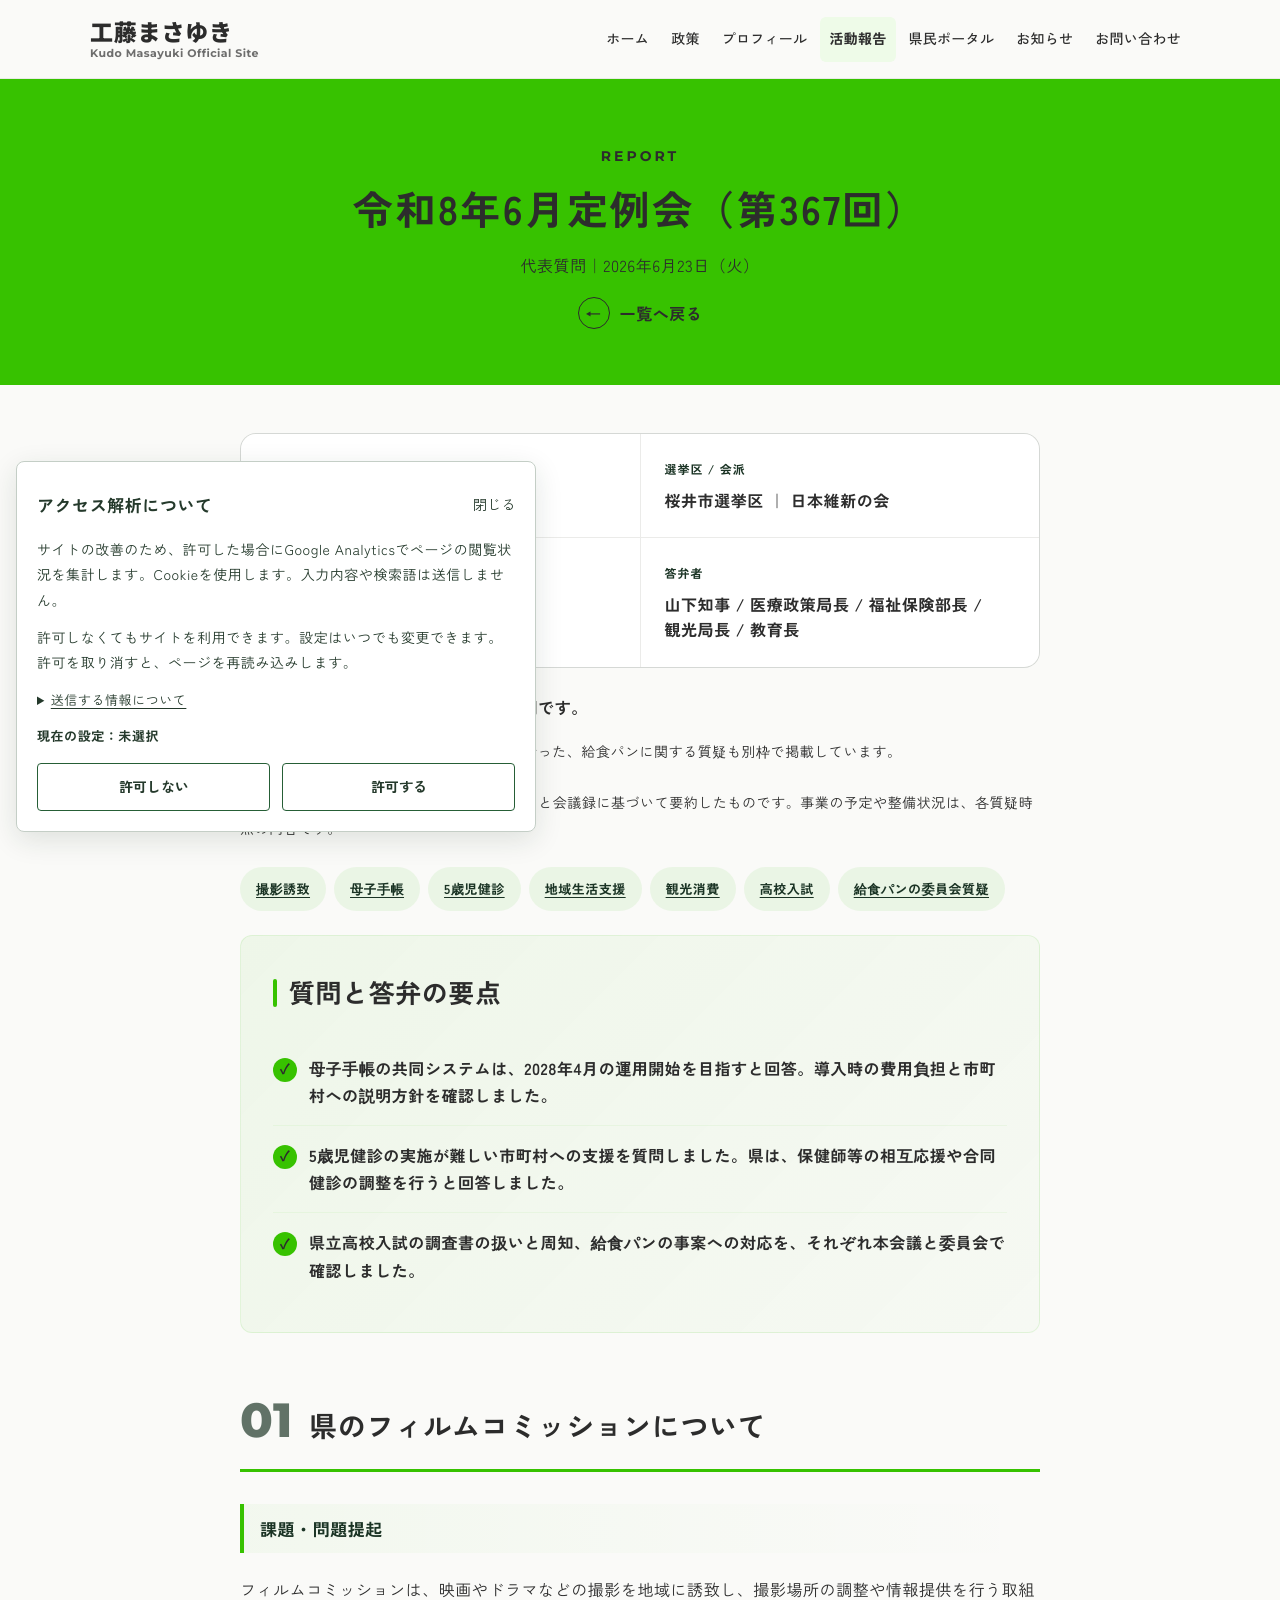
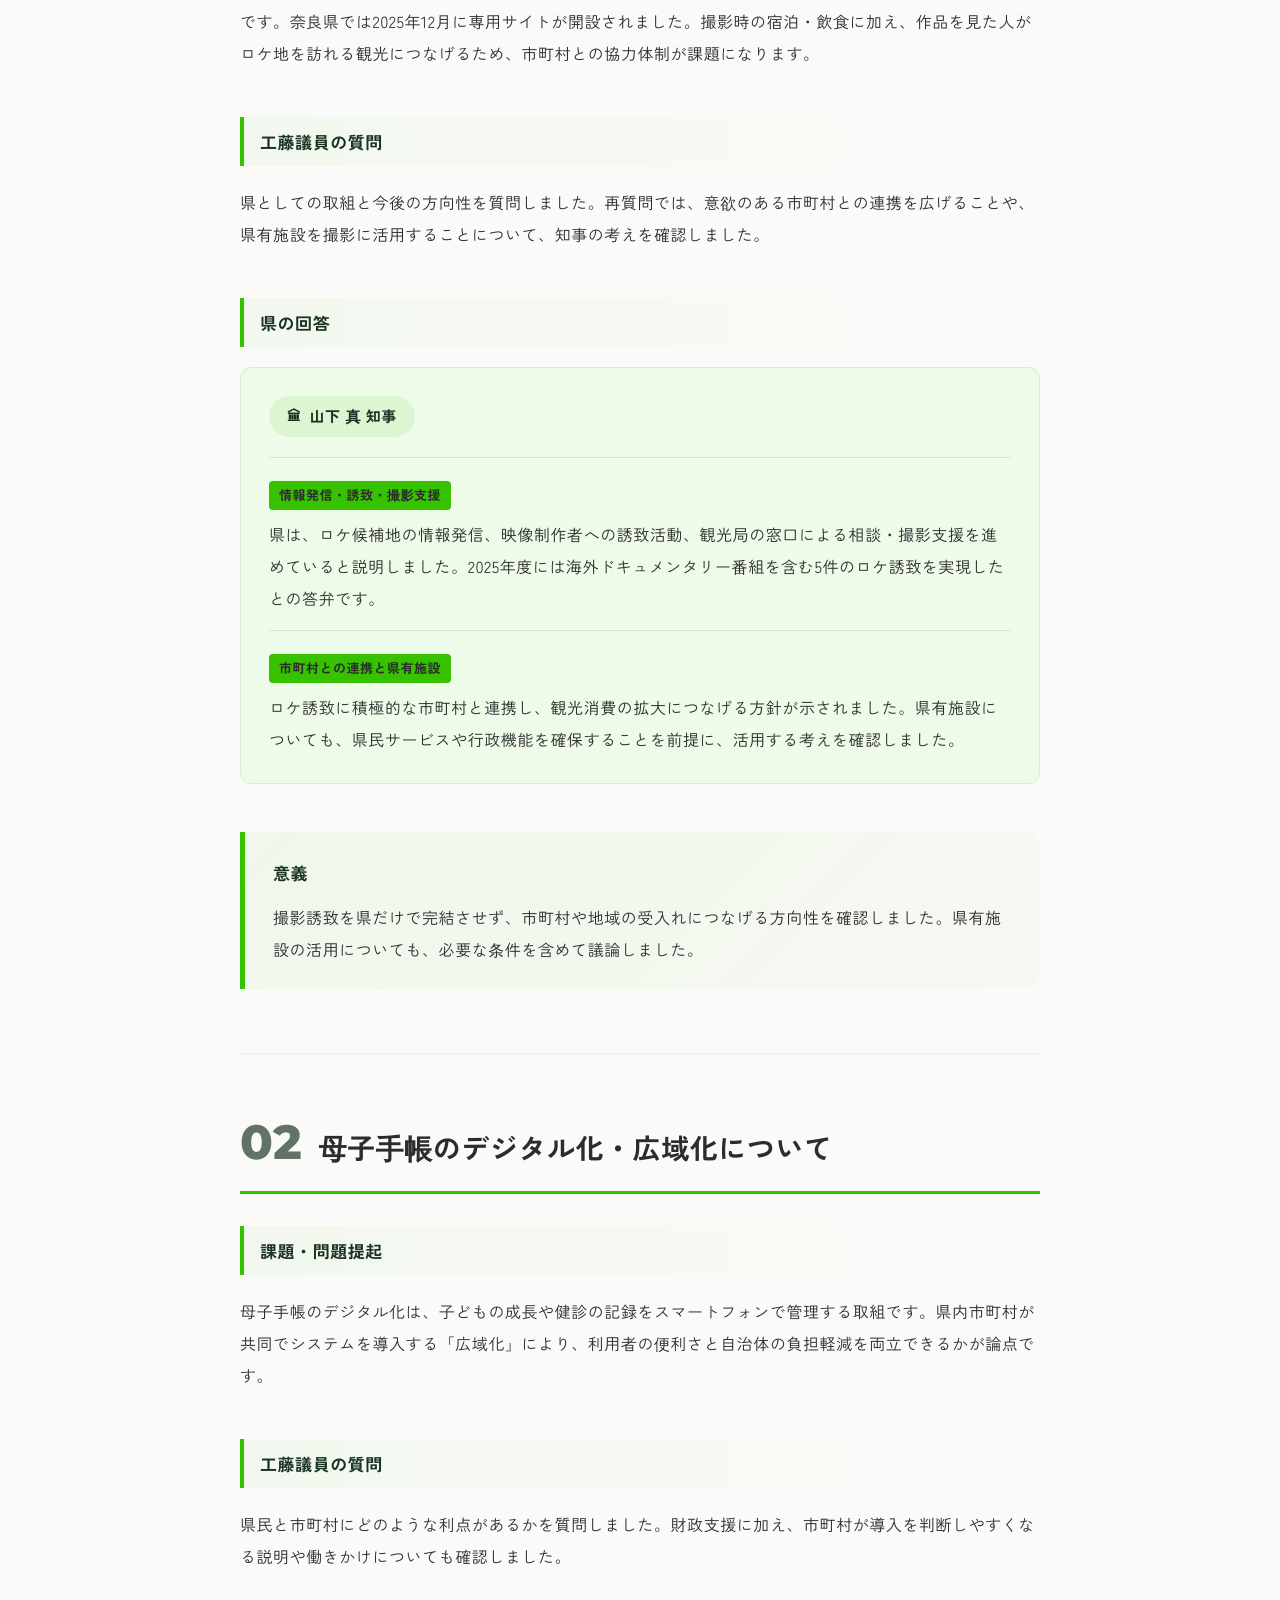
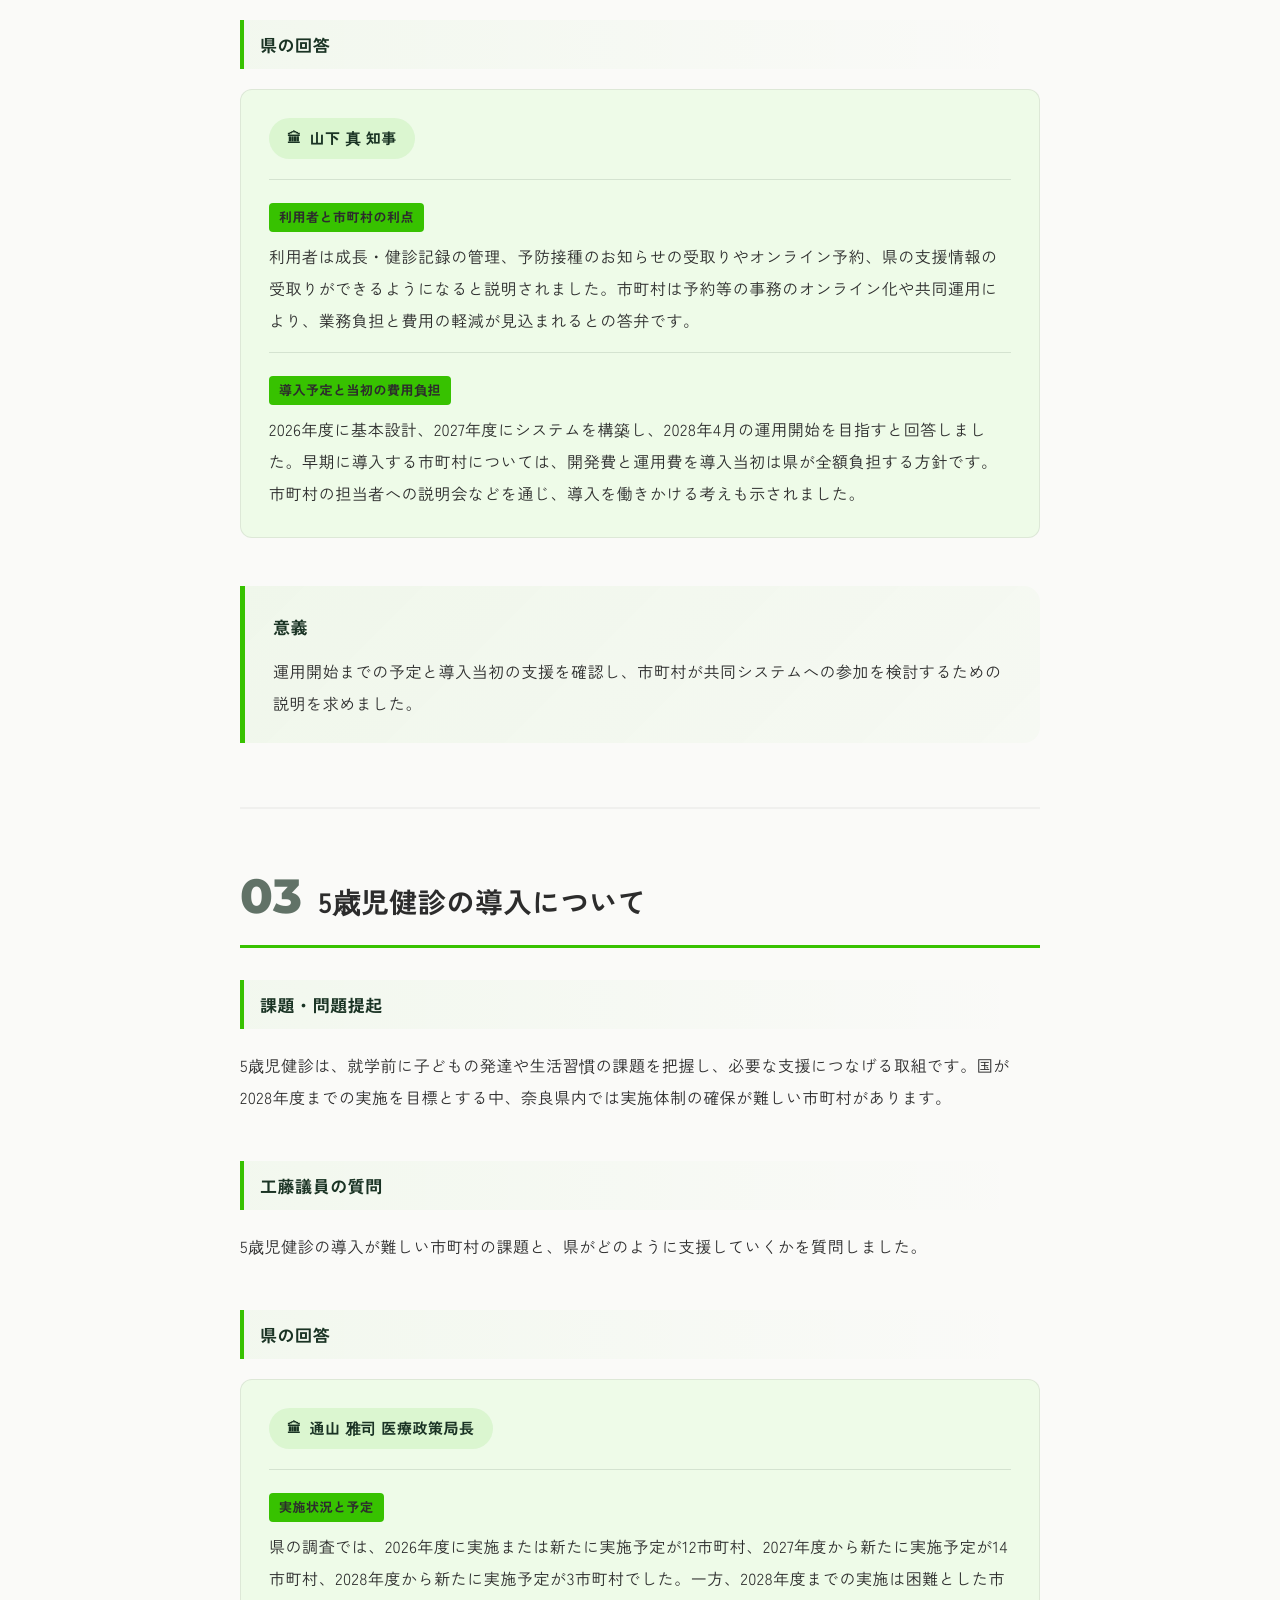
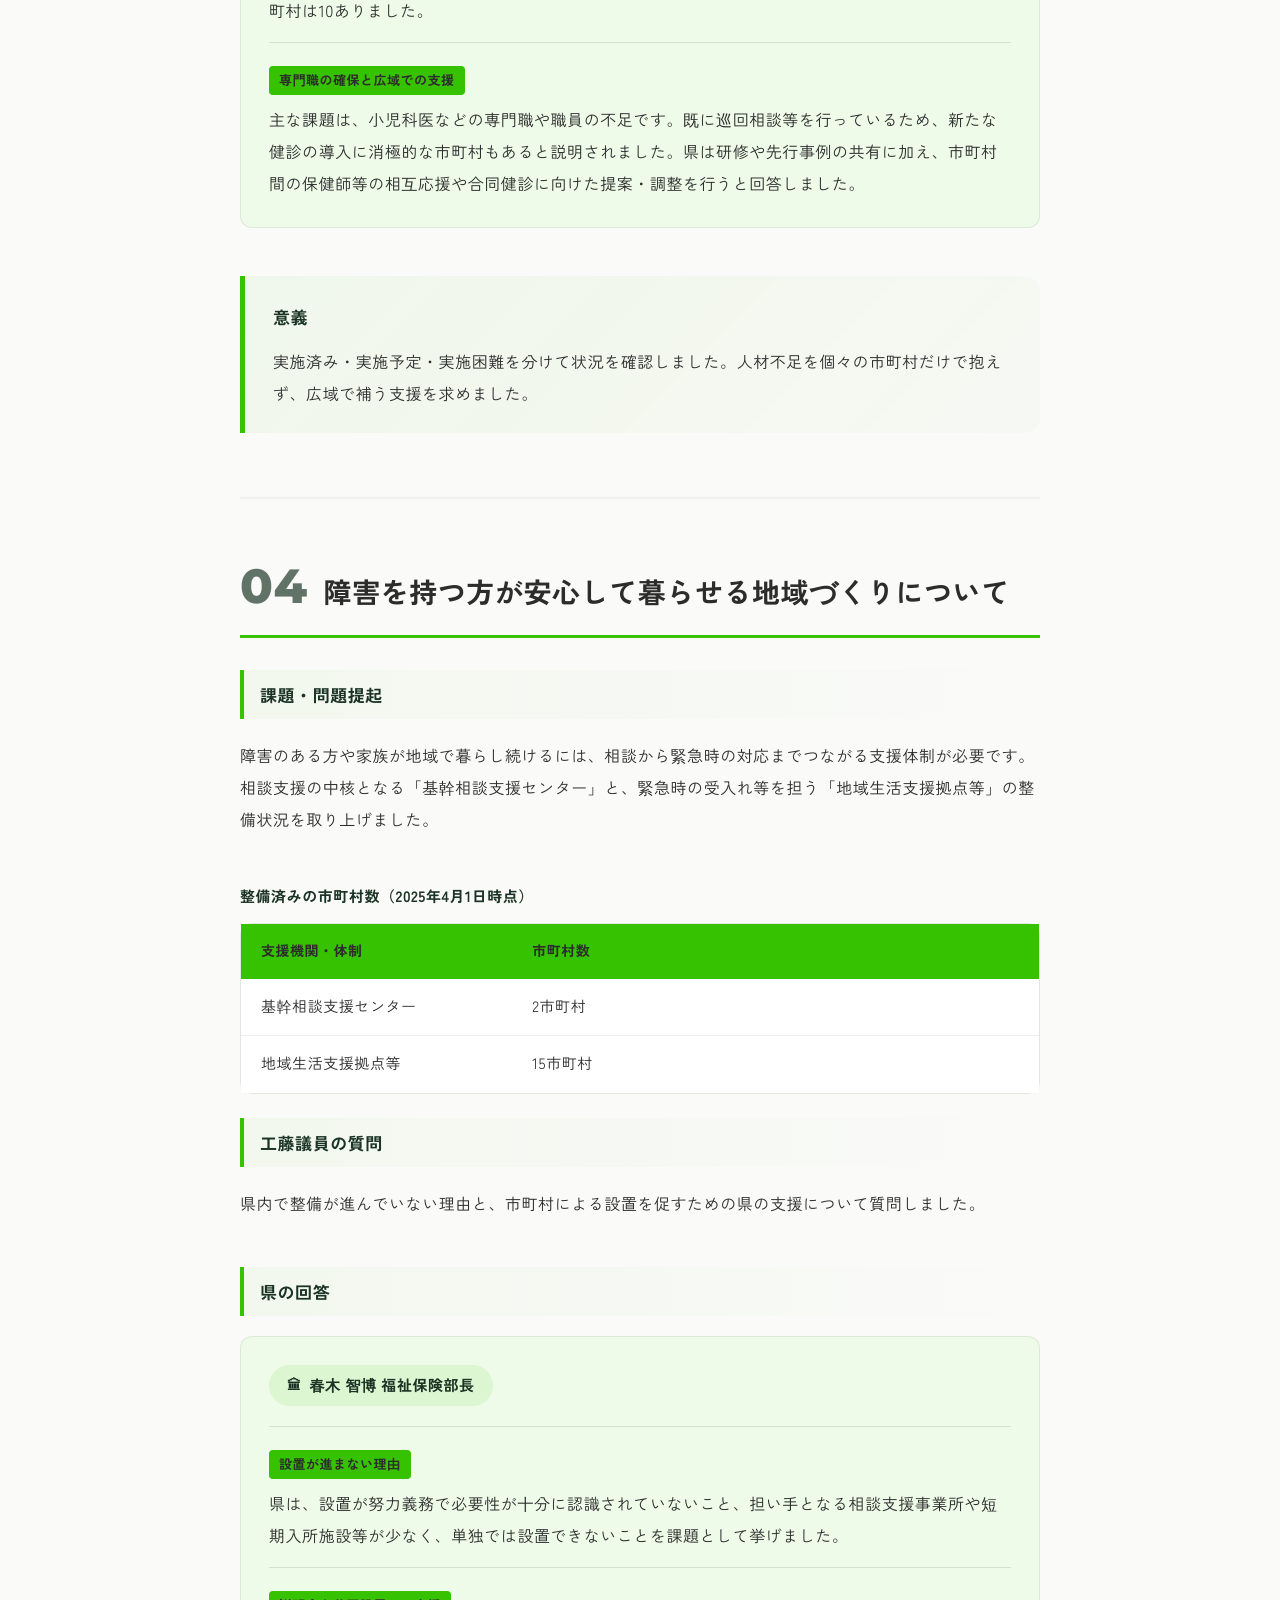
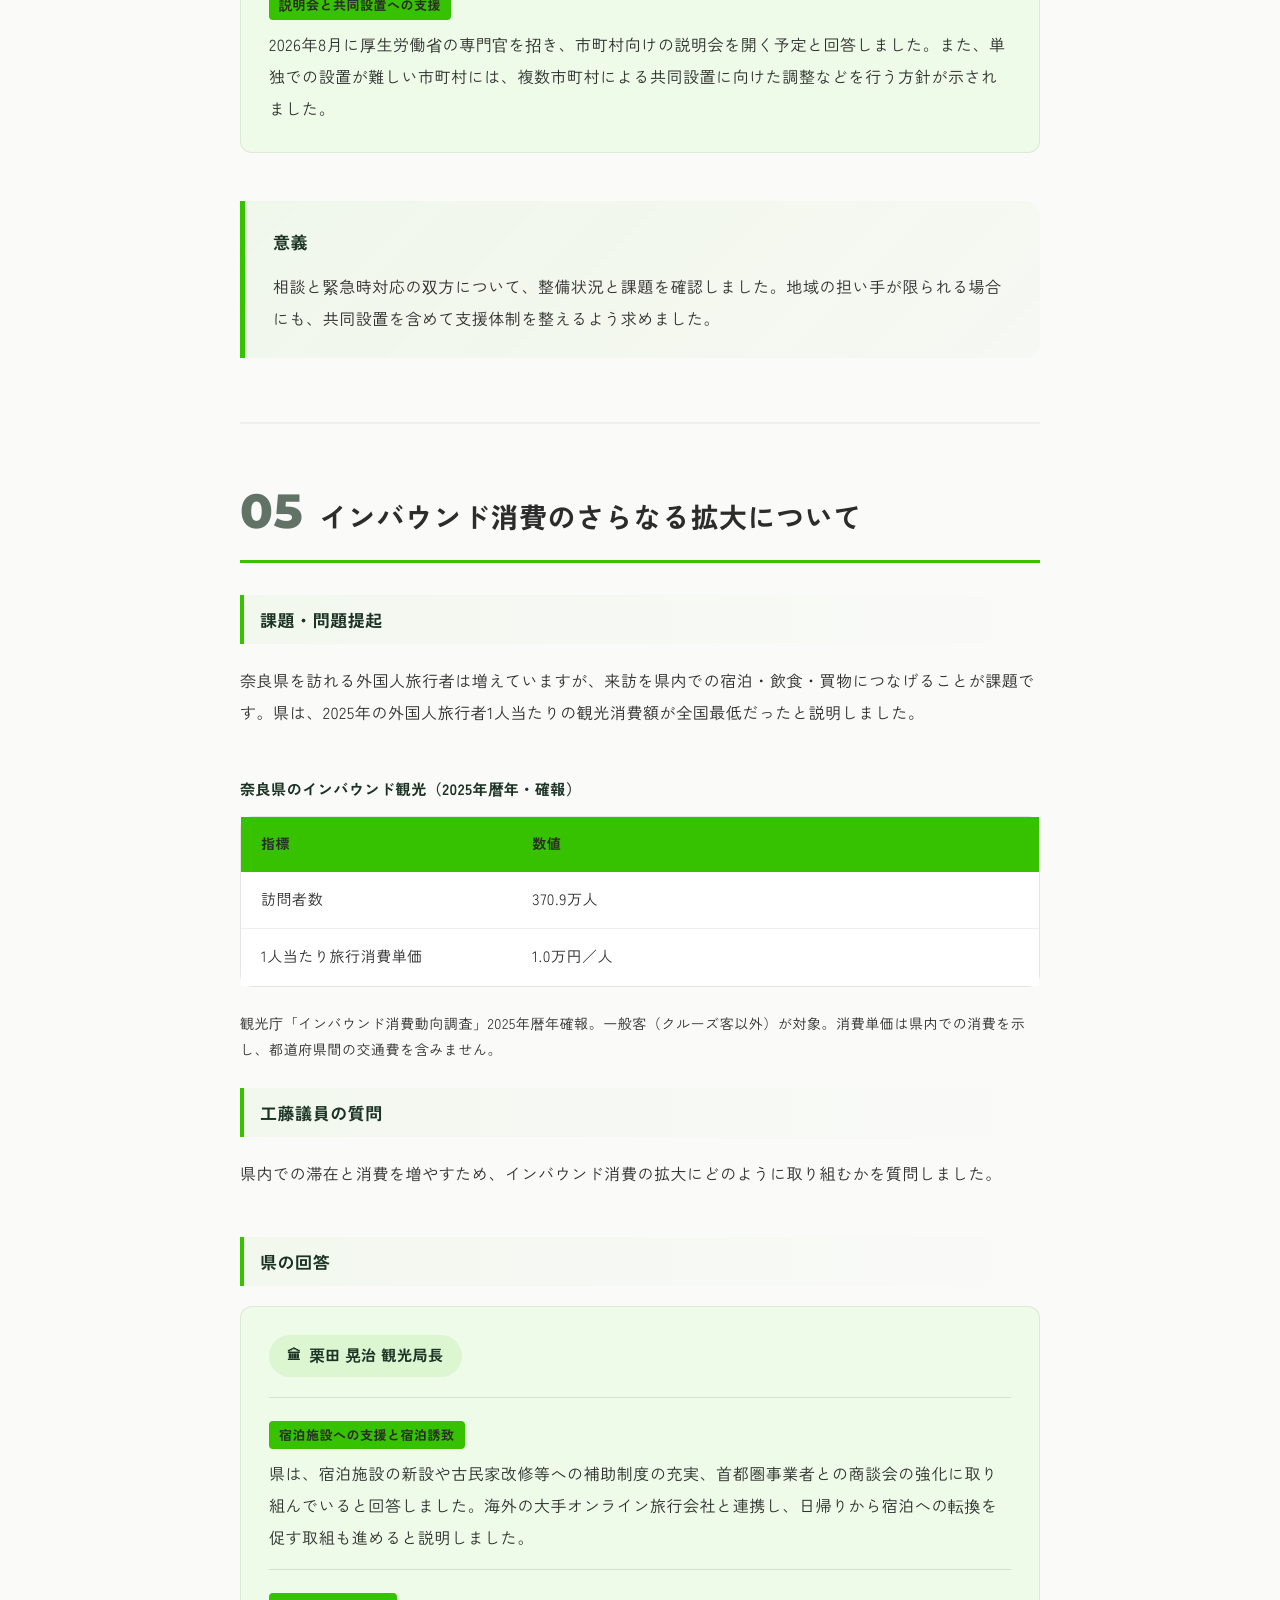
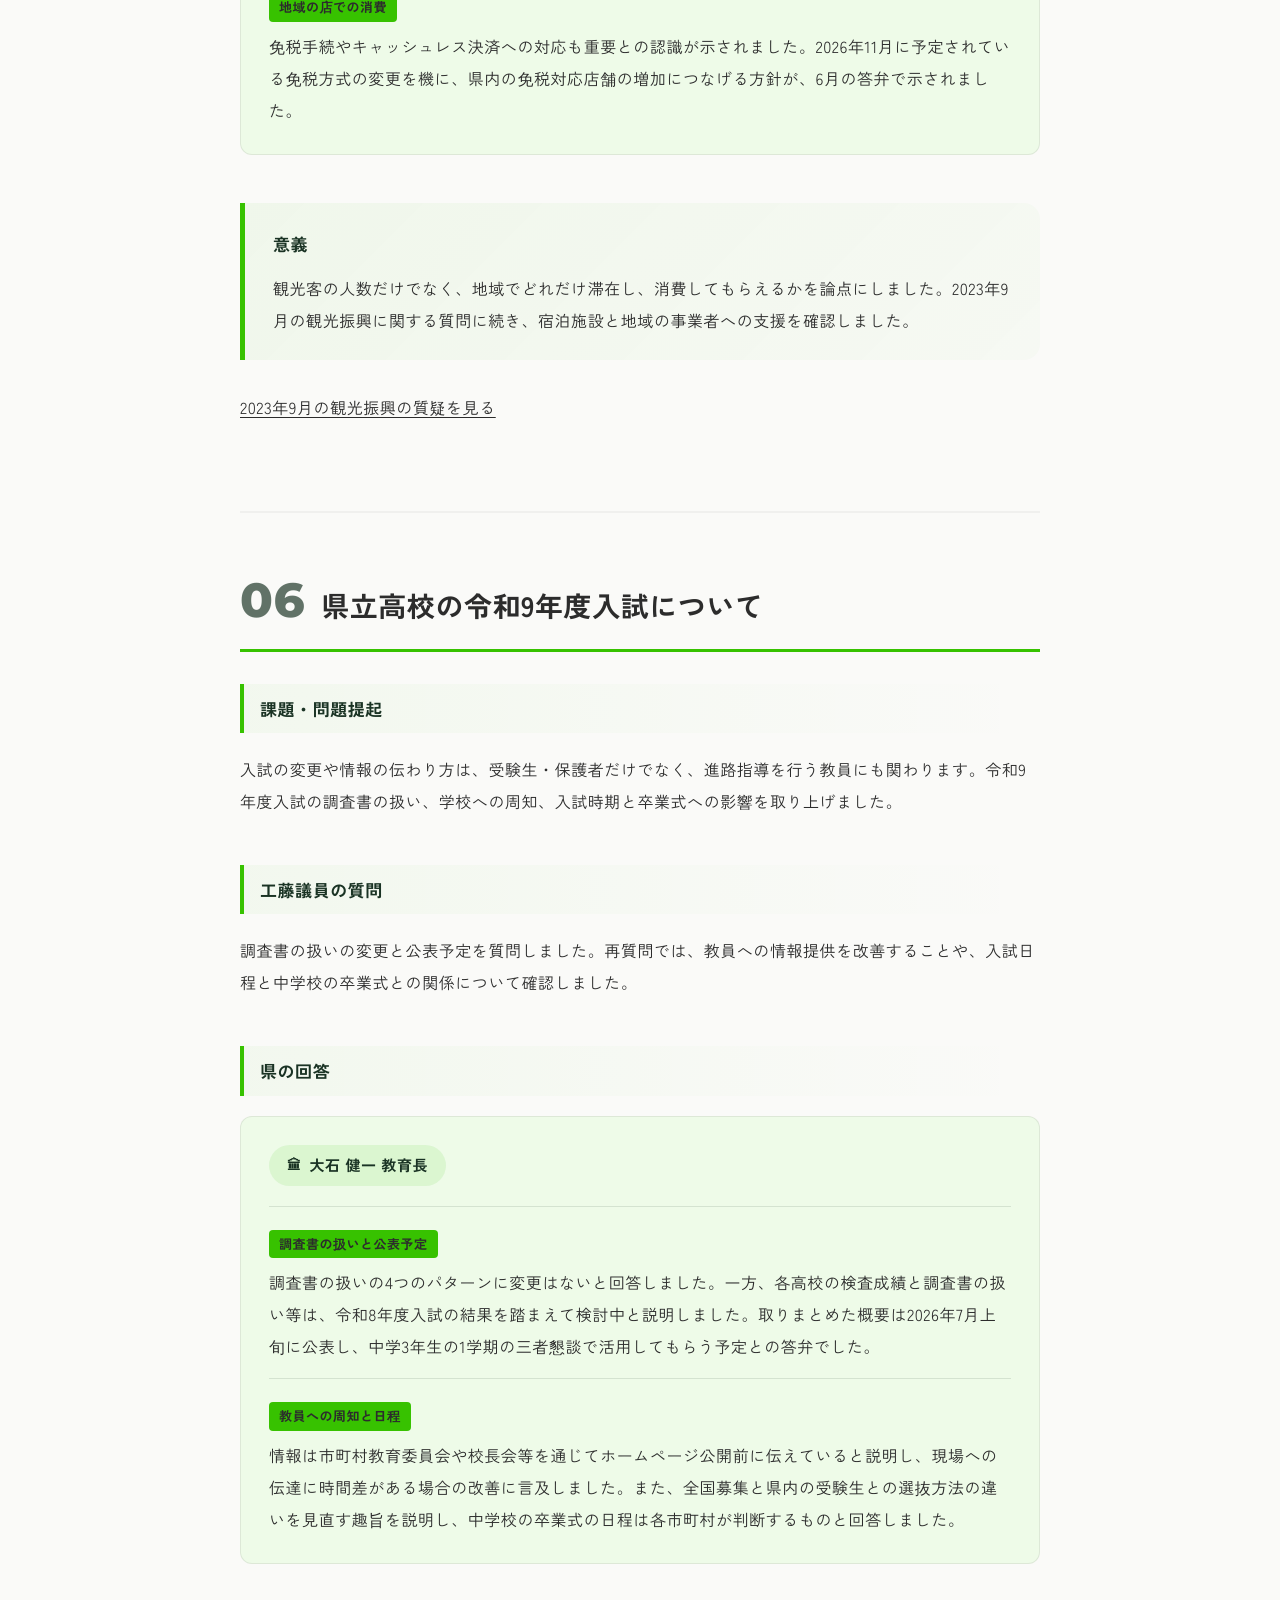
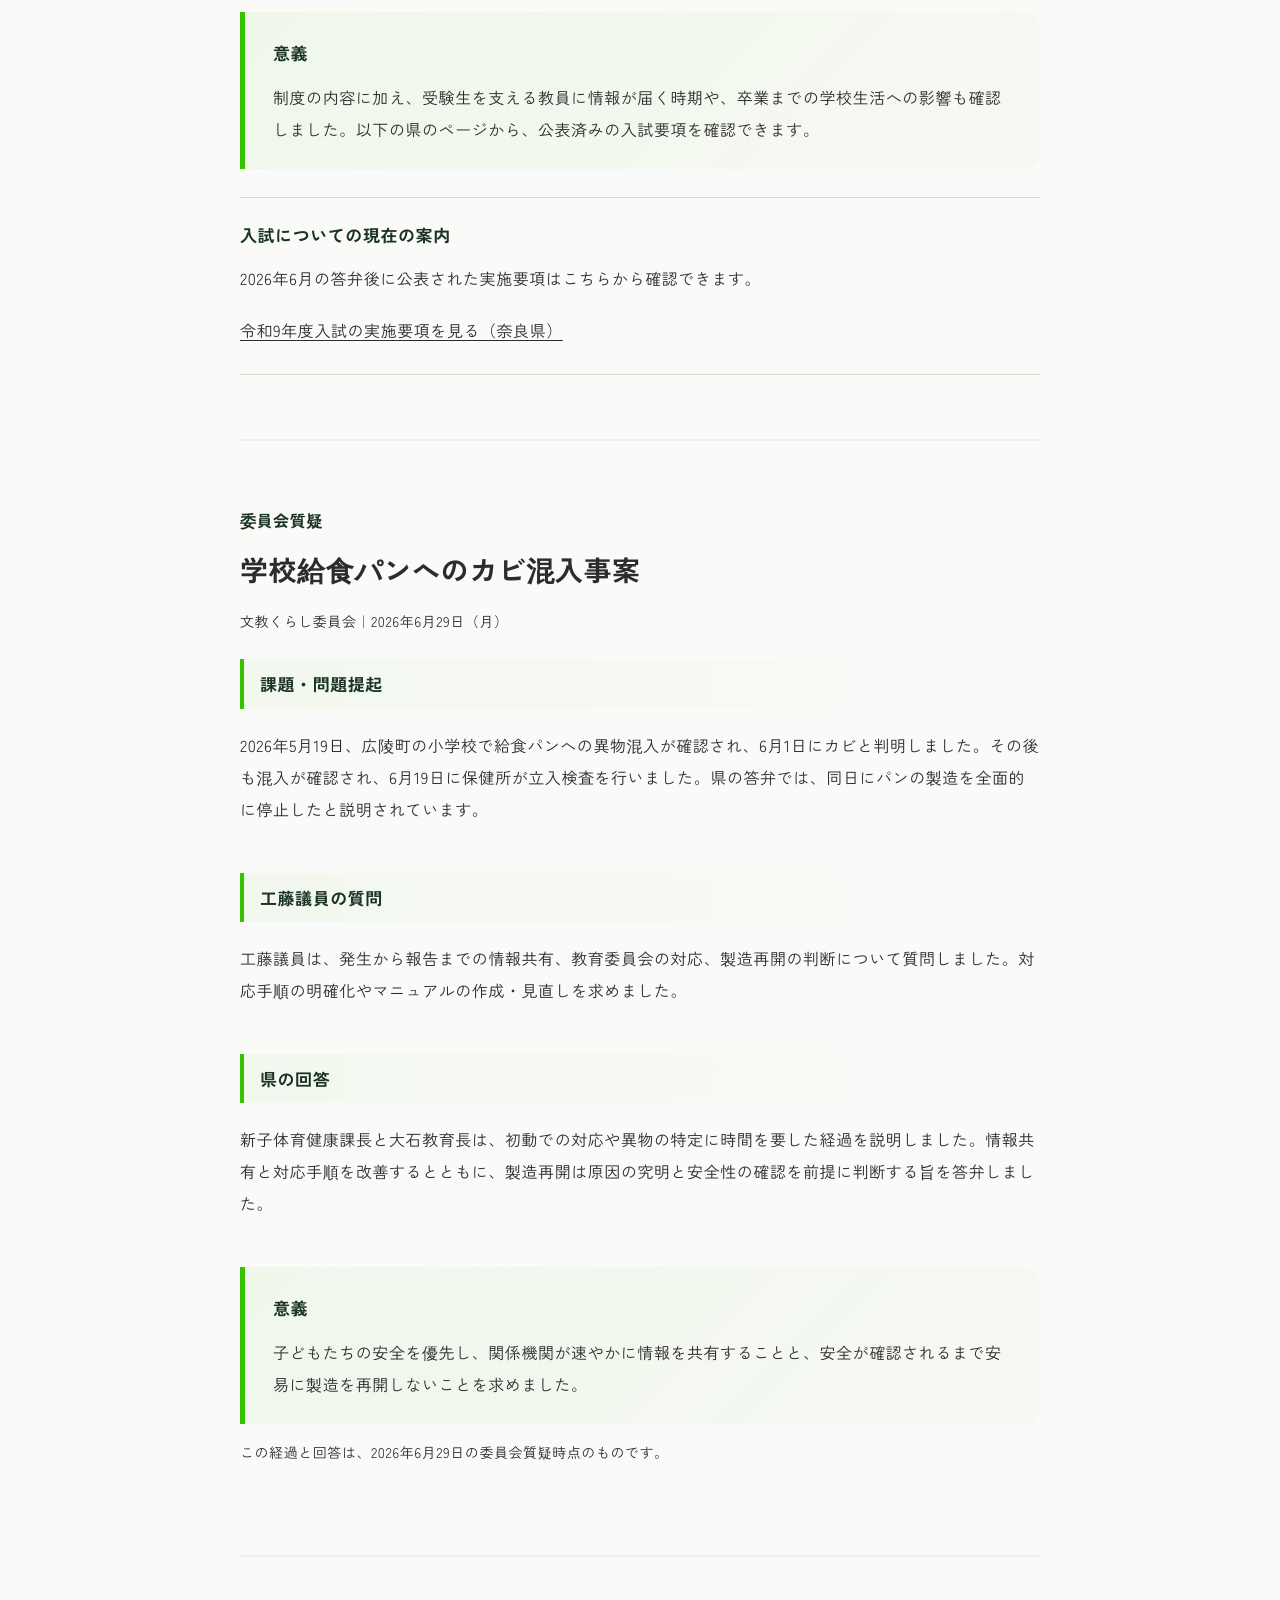
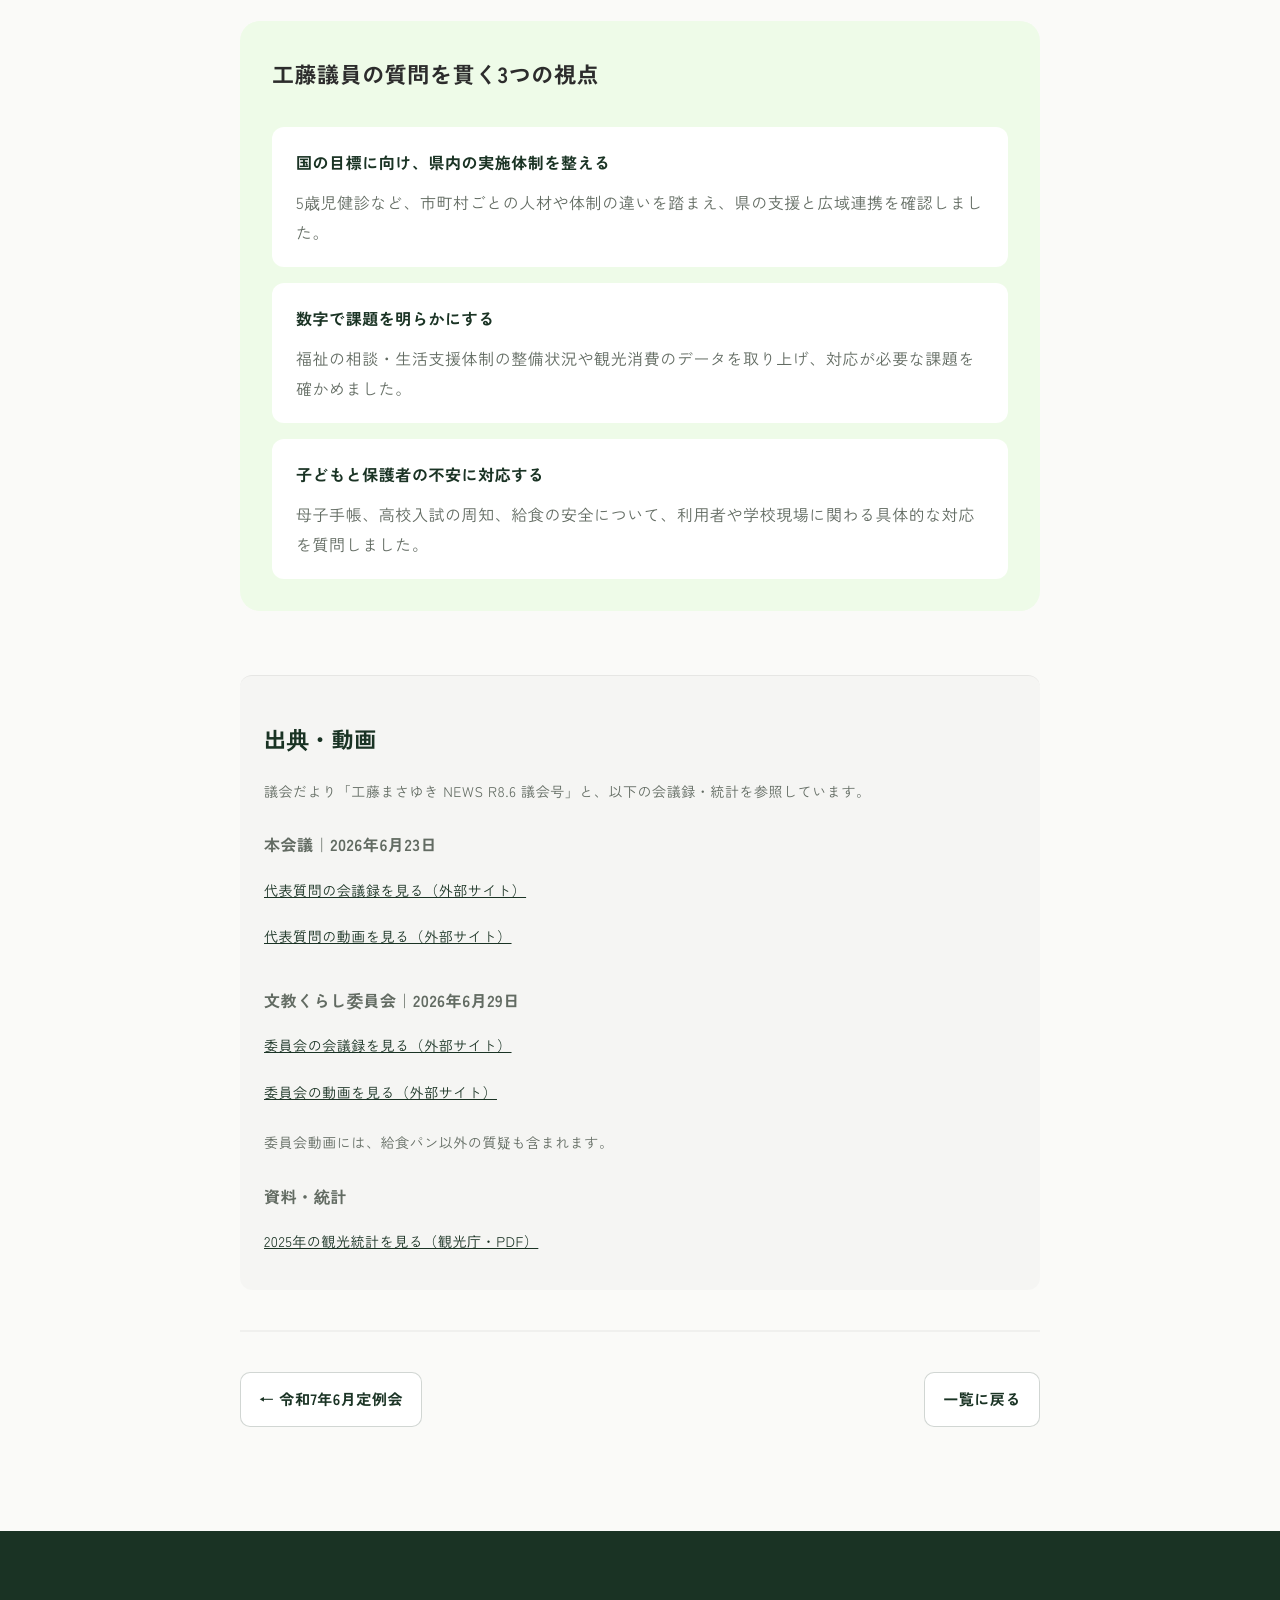
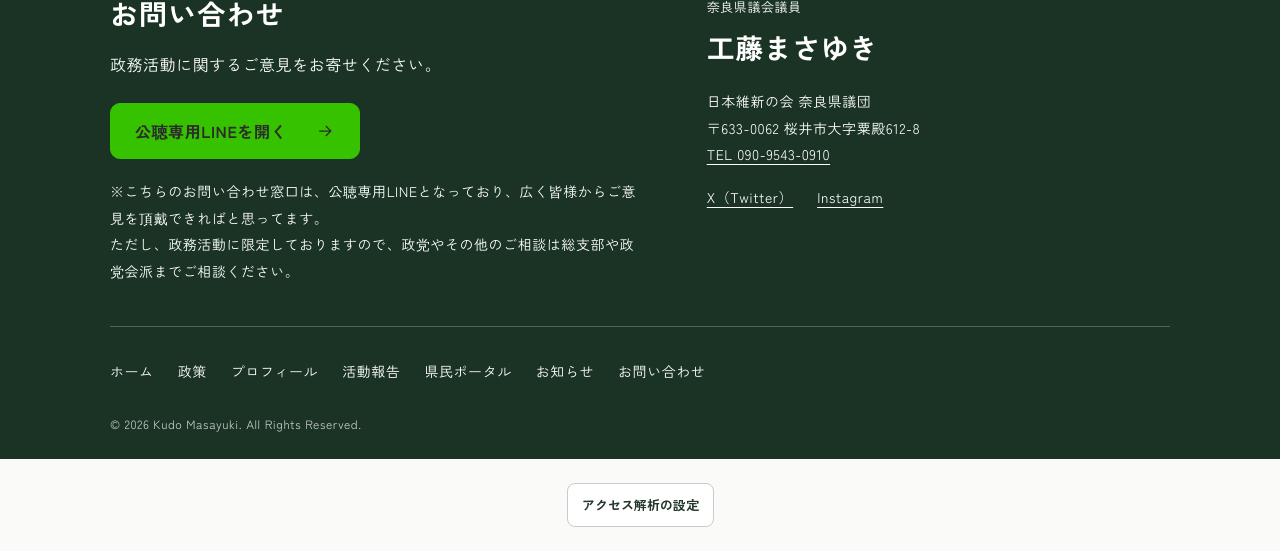
<file: reports/2026-06.html>
<!doctype html>
<html lang="ja">
  <head>
    <link rel="canonical" href="https://www.masayuki-kudou.com/reports/2026-06.html"/>
    <meta charset="utf-8" />
    <meta name="viewport" content="width=device-width, initial-scale=1" />
    <meta name="description" content="2026年6月23日の代表質問6テーマと、6月29日の文教くらし委員会での給食パンに関する質疑を報告します。質問の内容と県の回答をまとめています。" />
    <title>令和8年6月定例会｜活動報告｜工藤まさゆき</title>
    <meta property="og:type" content="article" />
    <meta property="og:locale" content="ja_JP" />
    <meta property="og:title" content="令和8年6月定例会｜活動報告｜工藤まさゆき" />
    <meta property="og:description" content="2026年6月23日の代表質問6テーマと、6月29日の文教くらし委員会での給食パンに関する質疑を報告します。質問の内容と県の回答をまとめています。" />
    <meta property="og:url" content="https://www.masayuki-kudou.com/reports/2026-06.html" />
    <meta property="og:image" content="https://www.masayuki-kudou.com/assets/images/speech-point-1600.webp" />
    <meta property="og:image:alt" content="工藤まさゆきの議会活動（資料写真）" />
    <meta name="twitter:card" content="summary_large_image" />





<style>
      :root {
        --color-primary: #37c200;
        --color-bg-white: #fafaf8;
        --color-bg-light: #eefbe8;
        --color-bg-mid: #c8f0b8;
        --color-text: #2c2c2c;
        --color-text-muted: #888888;
        --color-footer-bg: #1a3324;
        --color-footer-text: #ffffff;
        --font-main: "Noto Sans JP", system-ui, -apple-system, "Segoe UI", sans-serif;
        --font-en: "Montserrat", system-ui, -apple-system, "Segoe UI", sans-serif;
        --content-max: 1100px;
        --pad-x: max(20px, 5vw);
        --ease-out: cubic-bezier(0.16, 1, 0.3, 1);
      }
      * {
        box-sizing: border-box;
      }
      html {
        scroll-behavior: smooth;
      }
      body {
        margin: 0;
        font-family: var(--font-main);
        color: var(--color-text);
        background: var(--color-bg-white);
        letter-spacing: 0.7px;
        line-height: 2.2;
        -webkit-font-smoothing: antialiased;
        text-rendering: geometricPrecision;
      }
      a {
        color: inherit;
        text-decoration: none;
      }
      .container {
        width: 100%;
        max-width: var(--content-max);
        margin: 0 auto;
        padding: 0 var(--pad-x);
      }
      .skip-link {
        position: absolute;
        left: -9999px;
        top: 10px;
        background: #ffffff;
        color: var(--color-text);
        padding: 10px 12px;
        border-radius: 12px;
        box-shadow: 0 10px 24px rgba(0, 0, 0, 0.12);
        z-index: 999;
      }
      .skip-link:focus {
        left: 12px;
        outline: 2px solid rgba(55, 194, 0, 0.5);
        outline-offset: 2px;
      }
      :focus-visible {
        outline: 2px solid rgba(55, 194, 0, 0.55);
        outline-offset: 3px;
        border-radius: 12px;
      }

      .header {
        position: sticky;
        top: 0;
        z-index: 50;
        background: rgba(250, 250, 248, 0.92);
        backdrop-filter: blur(10px);
        border-bottom: 1px solid rgba(26, 51, 36, 0.08);
      }
      .header .container {
        display: grid;
        grid-template-columns: 1fr auto;
        align-items: center;
        gap: 18px;
        padding-top: 14px;
        padding-bottom: 14px;
      }
      @media (min-width: 1200px) {
        .topbar .container,
        .header .container {
          max-width: none;
          padding-left: calc(var(--pad-x) + 180px);
          padding-right: calc(var(--pad-x) + 180px);
        }
      }
      .brand {
        display: flex;
        flex-direction: column;
        line-height: 1.1;
      }
      .brand__jp {
        font-weight: 900;
        font-size: 24px;
        letter-spacing: 1.2px;
        white-space: nowrap;
      }
      .brand__en {
        font-family: var(--font-en);
        font-weight: 700;
        font-size: 12px;
        letter-spacing: 0.8px;
        opacity: 0.68;
        margin-top: 2px;
        white-space: nowrap;
      }
      .nav {
        display: flex;
        align-items: center;
        gap: 18px;
      }
      .nav a {
        font-size: 15px;
        font-weight: 500;
        letter-spacing: 0.5px;
        padding: 10px 8px;
        border-radius: 10px;
        transition: background 0.6s var(--ease-out), transform 0.6s var(--ease-out);
      }
      .nav a:hover {
        background: rgba(55, 194, 0, 0.1);
        transform: translateY(-1px);
      }
      .nav a[aria-current="page"] {
        background: rgba(55, 194, 0, 0.14);
      }

      .layout-3col {
        display: block;
        min-height: 100vh;
      }
      .sidebar {
        background: var(--color-primary);
        position: fixed;
        top: 0;
        height: 100vh;
        overflow: hidden;
        z-index: 5;
        width: 180px;
      }
      .sidebar--left {
        left: 0;
        display: flex;
        flex-direction: column;
        align-items: center;
        justify-content: space-between;
        padding: 40px 0 40px;
      }
      .sidebar--right {
        display: flex;
        flex-direction: column;
        align-items: center;
        justify-content: flex-end;
        padding: 24px 0;
        position: fixed;
        right: 0;
        top: 0;
        height: 100vh;
        width: 180px;
        background: var(--color-primary);
        z-index: 5;
        overflow: hidden;
      }
      .sidebar-bubble {
        position: relative;
        z-index: 2;
        margin: 0 0 14px;
        margin-top: auto;
        flex-shrink: 0;
      }
      .sidebar-bubble span {
        display: block;
        background: #ffffff;
        color: #2c2c2c;
        font-size: 20px;
        font-weight: 900;
        letter-spacing: 2px;
        padding: 14px 20px;
        border-radius: 16px;
        border: 3px solid #2c2c2c;
        position: relative;
        white-space: nowrap;
        writing-mode: vertical-rl;
      }
      .sidebar-bubble span::after {
        content: "";
        position: absolute;
        bottom: -16px;
        left: 50%;
        transform: translateX(-50%);
        width: 0;
        height: 0;
        border-left: 12px solid transparent;
        border-right: 12px solid transparent;
        border-top: 16px solid #ffffff;
        filter: drop-shadow(0 3px 0 #2c2c2c);
      }
      .sidebar__text {
        writing-mode: vertical-lr;
        font-family: var(--font-en);
        font-size: 28px;
        font-weight: 800;
        color: rgba(255, 255, 255, 0.15);
        letter-spacing: 6px;
        text-transform: uppercase;
        white-space: nowrap;
        margin-top: 120px;
      }
      .sidebar__label {
        writing-mode: vertical-rl;
        font-size: 18px;
        font-weight: 900;
        color: rgba(255, 255, 255, 0.9);
        letter-spacing: 3px;
        line-height: 1.6;
        text-align: center;
      }
      .sidebar__portrait {
        width: 100%;
        height: auto;
        max-height: 65vh;
        object-fit: contain;
        object-position: bottom center;
        opacity: 1;
        pointer-events: none;
        position: relative;
        z-index: 1;
        margin-top: 0;
      }
      .main-content {
        min-width: 0;
        background: var(--color-bg-white);
        margin-left: 180px;
        margin-right: 180px;
      }

      .report-hero {
        background: var(--color-primary);
        color: #ffffff;
        text-align: center;
        padding: 64px 20px;
      }
      .report-hero__label {
        font-family: var(--font-en);
        font-size: 14px;
        font-weight: 700;
        letter-spacing: 3px;
        opacity: 0.8;
        margin: 0 0 8px;
      }
      .report-hero__title {
        font-size: clamp(28px, 4.2vw, 44px);
        font-weight: 900;
        letter-spacing: 2px;
        margin: 0 0 12px;
      }
      .report-hero__subtitle {
        font-size: 16px;
        opacity: 0.9;
        margin: 0;
      }
      .backlink {
        display: inline-flex;
        align-items: center;
        gap: 10px;
        margin-top: 16px;
        font-weight: 700;
        color: rgba(255, 255, 255, 0.92);
      }
      .backlink span {
        display: inline-flex;
        width: 32px;
        height: 32px;
        border-radius: 50%;
        border: 1.5px solid rgba(255, 255, 255, 0.55);
        align-items: center;
        justify-content: center;
      }

      .section {
        padding: 80px 0;
      }
      .highlights {
        background: var(--color-bg-light);
        padding: 48px 0;
        margin: 0;
      }
      .highlights h2 {
        font-size: clamp(22px, 3vw, 28px);
        font-weight: 900;
        margin: 0 0 20px;
      }
      .highlights__list {
        list-style: none;
        padding: 0;
        max-width: 900px;
        margin: 0 auto;
      }
      .highlights__list li {
        display: flex;
        align-items: flex-start;
        gap: 12px;
        padding: 12px 0;
        font-size: 16px;
        font-weight: 700;
        line-height: 1.6;
        border-bottom: 1px solid rgba(0, 0, 0, 0.04);
      }
      .highlights__list li::before {
        content: "✓";
        display: inline-flex;
        align-items: center;
        justify-content: center;
        width: 28px;
        height: 28px;
        background: var(--color-primary);
        color: #ffffff;
        border-radius: 50%;
        font-size: 14px;
        flex-shrink: 0;
        margin-top: 2px;
      }

      .theme-section {
        margin-bottom: 80px;
        padding-bottom: 80px;
        border-bottom: 1px solid rgba(0, 0, 0, 0.06);
      }
      .theme-header {
        display: flex;
        align-items: baseline;
        gap: 16px;
        margin-bottom: 40px;
      }
      .theme-no {
        font-family: var(--font-en);
        font-size: 56px;
        font-weight: 800;
        color: var(--color-primary);
        line-height: 1;
        opacity: 0.3;
      }
      .theme-title {
        font-size: clamp(24px, 3vw, 32px);
        font-weight: 900;
        margin: 0;
      }
      .theme-block {
        margin-bottom: 40px;
      }
      .theme-block__label {
        font-size: 16px;
        font-weight: 900;
        color: var(--color-primary);
        margin: 0 0 16px;
        padding-left: 12px;
        border-left: 3px solid var(--color-primary);
      }
      .theme-result {
        background: rgba(55, 194, 0, 0.04);
        border-left: 4px solid var(--color-primary);
        padding: 24px 28px;
        border-radius: 0 12px 12px 0;
      }
      .theme-result h3 {
        font-size: 16px;
        font-weight: 900;
        color: var(--color-primary);
        margin: 0 0 12px;
      }
      .theme-result p {
        margin: 0;
        font-size: 15px;
        line-height: 2.2;
      }
      .source {
        font-size: 14px;
        color: var(--color-text-muted);
        margin-top: 40px;
        padding-top: 20px;
        border-top: 1px solid rgba(0, 0, 0, 0.06);
      }
      .source a {
        color: var(--color-primary);
        text-decoration: underline;
      }
      .report-nav {
        display: flex;
        justify-content: space-between;
        gap: 20px;
        padding: 40px 0;
        border-top: 1px solid rgba(0, 0, 0, 0.06);
      }
      .report-nav a {
        font-size: 15px;
        font-weight: 700;
        color: var(--color-primary);
      }

      footer {
        background: var(--color-footer-bg);
        color: var(--color-footer-text);
        padding: 54px 0 40px;
      }
      .footer-nav {
        display: flex;
        flex-wrap: wrap;
        gap: 14px 18px;
        margin: 0 0 18px;
      }
      .footer-nav a {
        opacity: 0.9;
        padding: 8px 10px;
        border-radius: 12px;
      }
      .footer-text {
        margin: 0;
        opacity: 0.92;
        line-height: 2.0;
        letter-spacing: 0.7px;
        font-size: 14px;
      }
      .footer-copy {
        margin-top: 20px;
        opacity: 0.7;
        font-family: var(--font-en);
        font-weight: 700;
        letter-spacing: 0.5px;
        font-size: 13px;
      }
      .reveal {
        opacity: 0;
        transform: translateY(20px);
        transition: opacity 0.8s var(--ease-out), transform 0.8s var(--ease-out);
      }
      .reveal.is-visible {
        opacity: 1;
        transform: translateY(0);
      }

      /* ========================================
         活動レポート — デザイン強化 v2
         ======================================== */

      /* --- 概要カード（議員情報・基本情報） --- */
      .overview-card {
        display: grid;
        grid-template-columns: 1fr 1fr;
        gap: 1px;
        background: rgba(0, 0, 0, 0.06);
        border-radius: 16px;
        overflow: hidden;
        margin-bottom: 48px;
      }

      .overview-card__item {
        background: #ffffff;
        padding: 24px 28px;
      }

      .overview-card__label {
        font-size: 12px;
        font-weight: 700;
        color: var(--color-primary);
        letter-spacing: 1px;
        margin: 0 0 6px;
        text-transform: uppercase;
      }

      .overview-card__value {
        font-size: 16px;
        font-weight: 700;
        margin: 0;
        line-height: 1.6;
      }

      @media (max-width: 767px) {
        .overview-card {
          grid-template-columns: 1fr;
        }
      }

      /* --- テーマタグ群 --- */
      .theme-tags {
        display: flex;
        flex-wrap: wrap;
        gap: 8px;
        margin: 16px 0 32px;
      }

      .theme-tag {
        font-size: 13px;
        font-weight: 700;
        color: var(--color-primary);
        background: rgba(55, 194, 0, 0.08);
        padding: 6px 16px;
        border-radius: 24px;
        letter-spacing: 0.5px;
      }

      /* --- 成果ハイライト（強化版） --- */
      .highlights {
        background: linear-gradient(135deg, rgba(55, 194, 0, 0.06), rgba(55, 194, 0, 0.02));
        border-radius: 20px;
        padding: 48px 40px;
        margin-bottom: 64px;
        border: 1px solid rgba(55, 194, 0, 0.1);
      }

      .highlights__title {
        font-size: 28px;
        font-weight: 900;
        margin: 0 0 32px;
        display: flex;
        align-items: center;
        gap: 12px;
      }

      .highlights__title::before {
        content: "";
        display: inline-block;
        width: 4px;
        height: 28px;
        background: var(--color-primary);
        border-radius: 2px;
      }

      .highlights__list {
        list-style: none;
        padding: 0;
        margin: 0;
      }

      .highlights__list li {
        display: flex;
        align-items: flex-start;
        gap: 16px;
        padding: 16px 0;
        font-size: 16px;
        font-weight: 600;
        line-height: 1.7;
        border-bottom: 1px solid rgba(55, 194, 0, 0.06);
      }

      .highlights__list li:last-child {
        border-bottom: none;
      }

      .highlights__list li .check-icon {
        display: inline-flex;
        align-items: center;
        justify-content: center;
        width: 32px;
        height: 32px;
        background: var(--color-primary);
        color: #ffffff;
        border-radius: 50%;
        font-size: 16px;
        flex-shrink: 0;
        margin-top: 2px;
        box-shadow: 0 2px 8px rgba(55, 194, 0, 0.3);
      }

      /* --- テーマセクション（強化版） --- */
      .theme-section {
        margin-bottom: 80px;
        padding-bottom: 80px;
        border-bottom: 2px solid rgba(0, 0, 0, 0.04);
      }

      .theme-section:last-of-type {
        border-bottom: none;
      }

      .theme-header {
        display: flex;
        align-items: baseline;
        gap: 20px;
        margin-bottom: 48px;
        padding-bottom: 20px;
        border-bottom: 3px solid var(--color-primary);
      }

      .theme-no {
        font-family: var(--font-en);
        font-size: 64px;
        font-weight: 800;
        color: var(--color-primary);
        line-height: 1;
        opacity: 0.2;
      }

      .theme-title {
        font-size: clamp(24px, 3vw, 32px);
        font-weight: 900;
        margin: 0;
      }

      /* --- テーマ内ブロック --- */
      .theme-block {
        margin-bottom: 48px;
      }

      .theme-block__label {
        font-size: 17px;
        font-weight: 900;
        color: var(--color-primary);
        margin: 0 0 20px;
        padding: 8px 0 8px 16px;
        border-left: 4px solid var(--color-primary);
        background: linear-gradient(90deg, rgba(55, 194, 0, 0.04), transparent);
      }

      .theme-block__text {
        font-size: 16px;
        line-height: 2.2;
        margin: 0 0 24px;
      }

      /* --- データテーブル（PDFの表を再現） --- */
      .data-table {
        width: 100%;
        border-collapse: separate;
        border-spacing: 0;
        margin: 24px 0;
        font-size: 15px;
        border-radius: 12px;
        overflow: hidden;
        box-shadow: 0 1px 2px rgba(0, 0, 0, 0.04), 0 4px 12px rgba(0, 0, 0, 0.04);
      }

      .data-table thead {
        background: var(--color-primary);
        color: #ffffff;
      }

      .data-table th {
        padding: 14px 20px;
        text-align: left;
        font-weight: 700;
        font-size: 14px;
        letter-spacing: 0.5px;
      }

      .data-table td {
        padding: 14px 20px;
        border-bottom: 1px solid rgba(0, 0, 0, 0.06);
        background: #ffffff;
      }

      .data-table tbody tr:last-child td {
        border-bottom: none;
      }

      .data-table tbody tr:hover td {
        background: rgba(55, 194, 0, 0.03);
      }

      .data-table strong {
        color: var(--color-primary);
        font-weight: 900;
      }

      .data-table .highlight-cell {
        color: #d32f2f;
        font-weight: 900;
      }

      /* --- 主張リスト --- */
      .claim-list {
        list-style: none;
        padding: 0;
        margin: 0;
      }

      .claim-list li {
        padding: 14px 0 14px 28px;
        position: relative;
        line-height: 2;
        font-size: 16px;
        border-bottom: 1px solid rgba(0, 0, 0, 0.04);
      }

      .claim-list li::before {
        content: "";
        position: absolute;
        left: 0;
        top: 22px;
        width: 10px;
        height: 10px;
        background: var(--color-primary);
        border-radius: 50%;
        box-shadow: 0 0 0 3px rgba(55, 194, 0, 0.15);
      }

      .claim-list li:last-child {
        border-bottom: none;
      }

      /* --- 行政回答カード（ラベル付き） --- */
      .answer-card {
        background: var(--color-bg-light);
        border-radius: 20px;
        padding: 32px;
        margin-bottom: 20px;
        border: 1px solid rgba(55, 194, 0, 0.08);
      }

      .answer-card__who {
        display: inline-flex;
        align-items: center;
        gap: 8px;
        font-size: 15px;
        font-weight: 900;
        color: var(--color-primary);
        background: rgba(55, 194, 0, 0.1);
        padding: 6px 18px;
        border-radius: 24px;
        margin-bottom: 20px;
      }

      .answer-card__who::before {
        content: "🏛";
        font-size: 14px;
      }

      .answer-items {
        display: flex;
        flex-direction: column;
        gap: 16px;
      }

      .answer-item {
        background: #ffffff;
        border-radius: 12px;
        padding: 20px 24px;
        border: 1px solid rgba(0, 0, 0, 0.04);
        box-shadow: 0 1px 4px rgba(0, 0, 0, 0.03);
      }

      .answer-item__label {
        display: inline-block;
        font-size: 12px;
        font-weight: 800;
        color: #ffffff;
        background: var(--color-primary);
        padding: 3px 12px;
        border-radius: 6px;
        margin-bottom: 10px;
        letter-spacing: 0.5px;
      }

      .answer-item p {
        margin: 0;
        font-size: 15px;
        line-height: 2;
      }

      /* --- 成果・意義ブロック --- */
      .theme-result {
        background: linear-gradient(135deg, rgba(55, 194, 0, 0.05), rgba(55, 194, 0, 0.02));
        border-left: 5px solid var(--color-primary);
        padding: 28px 32px;
        border-radius: 0 16px 16px 0;
        margin-top: 32px;
      }

      .theme-result h3 {
        font-size: 17px;
        font-weight: 900;
        color: var(--color-primary);
        margin: 0 0 12px;
      }

      .theme-result p {
        margin: 0;
        font-size: 15px;
        line-height: 2.2;
      }

      /* --- 締めくくりの言葉 --- */
      .closing-quote {
        background: linear-gradient(135deg, rgba(55, 194, 0, 0.06), rgba(55, 194, 0, 0.02));
        border-radius: 20px;
        padding: 48px 44px;
        margin: 64px 0;
        position: relative;
        border: 1px solid rgba(55, 194, 0, 0.1);
      }

      .closing-quote::before {
        content: '"';
        position: absolute;
        top: 8px;
        left: 24px;
        font-size: 96px;
        color: var(--color-primary);
        opacity: 0.15;
        line-height: 1;
        font-family: "Georgia", serif;
      }

      .closing-quote p {
        font-size: 17px;
        line-height: 2.4;
        font-weight: 500;
        margin: 0;
        position: relative;
        z-index: 1;
      }

      /* --- 前後ナビゲーション --- */
      .report-nav {
        display: flex;
        justify-content: space-between;
        align-items: center;
        gap: 20px;
        padding: 40px 0;
        margin-top: 40px;
        border-top: 2px solid rgba(0, 0, 0, 0.04);
      }

      .report-nav a {
        display: inline-flex;
        align-items: center;
        gap: 8px;
        font-size: 15px;
        font-weight: 700;
        color: var(--color-primary);
        padding: 12px 24px;
        border-radius: 12px;
        border: 1px solid rgba(55, 194, 0, 0.15);
        transition: all 0.3s ease;
      }

      .report-nav a:hover {
        background: rgba(55, 194, 0, 0.06);
        border-color: rgba(55, 194, 0, 0.3);
      }

      /* --- 出典 --- */
      .source {
        font-size: 14px;
        color: var(--color-text-muted);
        margin-top: 48px;
        padding: 24px;
        background: rgba(0, 0, 0, 0.02);
        border-radius: 12px;
      }

      .source a {
        color: var(--color-primary);
        text-decoration: underline;
        word-break: break-all;
      }

      /* --- 3つの視点まとめ --- */
      .viewpoints-summary {
        margin: 64px 0;
        padding: 48px 40px;
        background: var(--color-bg-light);
        border-radius: 20px;
      }

      .viewpoints-summary__title {
        font-size: 22px;
        font-weight: 900;
        margin: 0 0 32px;
      }

      .viewpoints-summary__grid {
        display: grid;
        grid-template-columns: repeat(3, 1fr);
        gap: 24px;
      }

      .viewpoint-mini {
        background: #ffffff;
        border-radius: 12px;
        padding: 24px;
        box-shadow: 0 1px 4px rgba(0, 0, 0, 0.04);
      }

      .viewpoint-mini h3 {
        font-size: 16px;
        font-weight: 900;
        color: var(--color-primary);
        margin: 0 0 8px;
      }

      .viewpoint-mini p {
        font-size: 14px;
        line-height: 1.8;
        color: var(--color-text-muted);
        margin: 0;
      }

      @media (max-width: 767px) {
        .viewpoints-summary__grid {
          grid-template-columns: 1fr;
        }
      }

      @media (max-width: 767px) {
        .sidebar {
          display: none;
        }
        .main-content {
          margin-left: 0;
          margin-right: 0;
        }
        .nav {
          display: none;
        }
      }
      /* iPhone 16 基準（393px）でのSP最適化 */
      @media (max-width: 430px) {
        :root {
          --pad-x: 18px;
        }
        body {
          overflow-x: hidden;
        }
        .container {
          padding: 0 var(--pad-x);
        }
        .topbar .container,
        .header .container {
          padding-left: var(--pad-x);
          padding-right: var(--pad-x);
        }
        .section-title {
          letter-spacing: 1px;
        }
        .data-table {
          display: block;
          max-width: 100%;
          overflow-x: auto;
          -webkit-overflow-scrolling: touch;
        }
      }
      @media (min-width: 768px) and (max-width: 1199px) {
        .sidebar,
        .sidebar--right {
          width: 120px;
        }
        .main-content {
          margin-left: 120px;
          margin-right: 120px;
        }
        .topbar .container,
        .header .container {
          max-width: none;
          padding-left: calc(var(--pad-x) + 120px);
          padding-right: calc(var(--pad-x) + 120px);
        }
        .sidebar__text {
          font-size: 22px;
          letter-spacing: 5px;
        }
        .sidebar__label {
          font-size: 15px;
        }
        .sidebar-bubble span {
          font-size: 16px;
          padding: 10px 16px;
        }
      }
      @media (prefers-reduced-motion: reduce) {
        html {
          scroll-behavior: auto;
        }
        .reveal {
          opacity: 1;
          transform: none;
          transition: none;
        }
      }
    </style>
    <link rel="stylesheet" href="/assets/consent-ui.css">
    <script src="/assets/consent-ui.js" defer>
</script>
    <script src="/assets/analytics.js" defer>
</script>

<link rel="stylesheet" href="/assets/fonts/fonts.css">
<link rel="stylesheet" href="/assets/refinements.css">
<link rel="stylesheet" href="/assets/site-shell.css">
<link rel="stylesheet" href="/assets/reports-layout.css">
<script src="/assets/site-shell.js" defer>
</script>
<link rel="icon" href="/assets/favicon.svg" type="image/svg+xml">
</head>

  <body class="report-page report-detail report-june-2026">
    <a class="skip-link" href="#main">本文へスキップ</a>

    <header class="header site-header">
  <div class="site-header__inner">
    <a class="brand" href="/index.html#home">
<span class="brand__jp">工藤まさゆき</span>
<span class="brand__en">Kudo Masayuki Official Site</span>
</a>
    <nav class="nav site-nav" aria-label="グローバルナビゲーション">
<a href="/index.html#home">ホーム</a>
<a href="/policy/index.html">政策</a>
<a href="/index.html#profile">プロフィール</a>
<a href="/reports/index.html" aria-current="page">活動報告</a>
<a href="/portal.html">県民ポータル</a>
<a href="/index.html#news">お知らせ</a>
<a href="/index.html#siteFooter">お問い合わせ</a>
</nav>
    <button class="menu-btn site-menu-toggle" id="menuBtn" type="button" aria-label="メニューを開く" aria-expanded="false" aria-controls="mobilePanel" hidden>
<span>
</span>
<span>
</span>
<span>
</span>
</button>
  </div>
  <nav class="mobile-panel site-mobile-nav" id="mobilePanel" aria-label="モバイルメニュー" hidden>
<div class="site-mobile-nav__inner">
<a href="/index.html#home">ホーム</a>
<a href="/policy/index.html">政策</a>
<a href="/index.html#profile">プロフィール</a>
<a href="/reports/index.html" aria-current="page">活動報告</a>
<a href="/portal.html">県民ポータル</a>
<a href="/index.html#news">お知らせ</a>
<a href="/index.html#siteFooter">お問い合わせ</a>
</div>
</nav>
</header>

    <main id="main">
<div class="report-layout">
<div class="main-content">
<div class="report-hero">
            <p class="report-hero__label">REPORT</p>
            <h1 class="report-hero__title">
<span>令和8年6月定例会</span><span>（第367回）</span>
</h1>
            <p class="report-hero__subtitle">代表質問｜2026年6月23日（火）</p>
            <a class="backlink" href="index.html">
<span>←</span>一覧へ戻る</a>
          </div>
<div class="report-body">
<div class="overview-card reveal">
<div class="overview-card__item">
<p class="overview-card__label">議員名</p>
<p class="overview-card__value">工藤 将之（くどう まさゆき）</p>
</div>
<div class="overview-card__item">
<p class="overview-card__label">選挙区 / 会派</p>
<p class="overview-card__value">桜井市選挙区 ｜ 日本維新の会</p>
</div>
<div class="overview-card__item">
<p class="overview-card__label">質問種別</p>
<p class="overview-card__value">代表質問 6テーマ</p>
</div>
<div class="overview-card__item">
<p class="overview-card__label">答弁者</p>
<p class="overview-card__value">山下知事 / 医療政策局長 / 福祉保険部長 / 観光局長 / 教育長</p>
</div>
</div>
<p class="report-lead">会派「日本維新の会」を代表しての質問です。</p>
<p class="report-context">2026年6月29日（月）の文教くらし委員会で行った、給食パンに関する質疑も別枠で掲載しています。</p>
<p class="report-context">本文は、2026年6月の質問・答弁を議会だよりと会議録に基づいて要約したものです。事業の予定や整備状況は、各質疑時点の内容です。</p>
<nav class="theme-tags" aria-label="質問テーマから読む">
<a class="theme-tag" href="#film-commission">撮影誘致</a>
<a class="theme-tag" href="#digital-handbook">母子手帳</a>
<a class="theme-tag" href="#five-year-checkup">5歳児健診</a>
<a class="theme-tag" href="#community-support">地域生活支援</a>
<a class="theme-tag" href="#inbound-tourism">観光消費</a>
<a class="theme-tag" href="#school-admissions">高校入試</a>
<a class="theme-tag" href="#school-lunch">給食パンの委員会質疑</a>
</nav>
<section class="highlights reveal" aria-labelledby="highlights-title">
<h2 class="highlights__title" id="highlights-title">質問と答弁の要点</h2>
<ul class="highlights__list">
<li>
<span class="check-icon" aria-hidden="true">✓</span>
<span>母子手帳の共同システムは、2028年4月の運用開始を目指すと回答。導入時の費用負担と市町村への説明方針を確認しました。</span>
</li>
<li>
<span class="check-icon" aria-hidden="true">✓</span>
<span>5歳児健診の実施が難しい市町村への支援を質問しました。県は、保健師等の相互応援や合同健診の調整を行うと回答しました。</span>
</li>
<li>
<span class="check-icon" aria-hidden="true">✓</span>
<span>県立高校入試の調査書の扱いと周知、給食パンの事案への対応を、それぞれ本会議と委員会で確認しました。</span>
</li>
</ul>
</section>
<section class="section container js-stagger" aria-label="テーマ別詳細">
<section class="theme-section reveal" id="film-commission" aria-labelledby="film-commission-title">
<div class="theme-header">
<span class="theme-no" aria-hidden="true">01</span>
<h2 class="theme-title" id="film-commission-title" aria-label="県のフィルムコミッションについて">
<span class="report-label-part">県のフィルム</span><span class="report-label-part">コミッションについて</span>
</h2>
</div>
<div class="theme-block">
<h3 class="theme-block__label">課題・問題提起</h3>
<p class="theme-block__text">フィルムコミッションは、映画やドラマなどの撮影を地域に誘致し、撮影場所の調整や情報提供を行う取組です。奈良県では2025年12月に専用サイトが開設されました。撮影時の宿泊・飲食に加え、作品を見た人がロケ地を訪れる観光につなげるため、市町村との協力体制が課題になります。</p>
</div>
<div class="theme-block">
<h3 class="theme-block__label">工藤議員の質問</h3>
<p class="theme-block__text">県としての取組と今後の方向性を質問しました。再質問では、意欲のある市町村との連携を広げることや、県有施設を撮影に活用することについて、知事の考えを確認しました。</p>
</div>
<div class="theme-block">
<h3 class="theme-block__label">県の回答</h3>
<div class="answer-card">
<div class="answer-card__who">山下 真 知事</div>
<div class="answer-items">
<div class="answer-item">
<span class="answer-item__label">情報発信・誘致・撮影支援</span>
<p>県は、ロケ候補地の情報発信、映像制作者への誘致活動、観光局の窓口による相談・撮影支援を進めていると説明しました。2025年度には海外ドキュメンタリー番組を含む5件のロケ誘致を実現したとの答弁です。</p>
</div>
<div class="answer-item">
<span class="answer-item__label">市町村との連携と県有施設</span>
<p>ロケ誘致に積極的な市町村と連携し、観光消費の拡大につなげる方針が示されました。県有施設についても、県民サービスや行政機能を確保することを前提に、活用する考えを確認しました。</p>
</div>
</div>
</div>
</div>
<div class="theme-result">
<h3>意義</h3>
<p>撮影誘致を県だけで完結させず、市町村や地域の受入れにつなげる方向性を確認しました。県有施設の活用についても、必要な条件を含めて議論しました。</p>
</div>
</section>
<section class="theme-section reveal" id="digital-handbook" aria-labelledby="digital-handbook-title">
<div class="theme-header">
<span class="theme-no" aria-hidden="true">02</span>
<h2 class="theme-title" id="digital-handbook-title" aria-label="母子手帳のデジタル化・広域化について">母子手帳のデジタル化・広域化について</h2>
</div>
<div class="theme-block">
<h3 class="theme-block__label">課題・問題提起</h3>
<p class="theme-block__text">母子手帳のデジタル化は、子どもの成長や健診の記録をスマートフォンで管理する取組です。県内市町村が共同でシステムを導入する「広域化」により、利用者の便利さと自治体の負担軽減を両立できるかが論点です。</p>
</div>
<div class="theme-block">
<h3 class="theme-block__label">工藤議員の質問</h3>
<p class="theme-block__text">県民と市町村にどのような利点があるかを質問しました。財政支援に加え、市町村が導入を判断しやすくなる説明や働きかけについても確認しました。</p>
</div>
<div class="theme-block">
<h3 class="theme-block__label">県の回答</h3>
<div class="answer-card">
<div class="answer-card__who">山下 真 知事</div>
<div class="answer-items">
<div class="answer-item">
<span class="answer-item__label">利用者と市町村の利点</span>
<p>利用者は成長・健診記録の管理、予防接種のお知らせの受取りやオンライン予約、県の支援情報の受取りができるようになると説明されました。市町村は予約等の事務のオンライン化や共同運用により、業務負担と費用の軽減が見込まれるとの答弁です。</p>
</div>
<div class="answer-item">
<span class="answer-item__label">導入予定と当初の費用負担</span>
<p>2026年度に基本設計、2027年度にシステムを構築し、2028年4月の運用開始を目指すと回答しました。早期に導入する市町村については、開発費と運用費を導入当初は県が全額負担する方針です。市町村の担当者への説明会などを通じ、導入を働きかける考えも示されました。</p>
</div>
</div>
</div>
</div>
<div class="theme-result">
<h3>意義</h3>
<p>運用開始までの予定と導入当初の支援を確認し、市町村が共同システムへの参加を検討するための説明を求めました。</p>
</div>
</section>
<section class="theme-section reveal" id="five-year-checkup" aria-labelledby="five-year-checkup-title">
<div class="theme-header">
<span class="theme-no" aria-hidden="true">03</span>
<h2 class="theme-title" id="five-year-checkup-title" aria-label="5歳児健診の導入について">5歳児健診の導入について</h2>
</div>
<div class="theme-block">
<h3 class="theme-block__label">課題・問題提起</h3>
<p class="theme-block__text">5歳児健診は、就学前に子どもの発達や生活習慣の課題を把握し、必要な支援につなげる取組です。国が2028年度までの実施を目標とする中、奈良県内では実施体制の確保が難しい市町村があります。</p>
</div>
<div class="theme-block">
<h3 class="theme-block__label">工藤議員の質問</h3>
<p class="theme-block__text">5歳児健診の導入が難しい市町村の課題と、県がどのように支援していくかを質問しました。</p>
</div>
<div class="theme-block">
<h3 class="theme-block__label">県の回答</h3>
<div class="answer-card">
<div class="answer-card__who">通山 雅司 医療政策局長</div>
<div class="answer-items">
<div class="answer-item">
<span class="answer-item__label">実施状況と予定</span>
<p>県の調査では、2026年度に実施または新たに実施予定が12市町村、2027年度から新たに実施予定が14市町村、2028年度から新たに実施予定が3市町村でした。一方、2028年度までの実施は困難とした市町村は10ありました。</p>
</div>
<div class="answer-item">
<span class="answer-item__label">専門職の確保と広域での支援</span>
<p>主な課題は、小児科医などの専門職や職員の不足です。既に巡回相談等を行っているため、新たな健診の導入に消極的な市町村もあると説明されました。県は研修や先行事例の共有に加え、市町村間の保健師等の相互応援や合同健診に向けた提案・調整を行うと回答しました。</p>
</div>
</div>
</div>
</div>
<div class="theme-result">
<h3>意義</h3>
<p>実施済み・実施予定・実施困難を分けて状況を確認しました。人材不足を個々の市町村だけで抱えず、広域で補う支援を求めました。</p>
</div>
</section>
<section class="theme-section reveal" id="community-support" aria-labelledby="community-support-title">
<div class="theme-header">
<span class="theme-no" aria-hidden="true">04</span>
<h2 class="theme-title" id="community-support-title" aria-label="障害を持つ方が安心して暮らせる地域づくりについて">
<span class="report-label-part">障害を持つ方が</span><span class="report-label-part">安心して暮らせる</span><span class="report-label-part">地域づくりについて</span>
</h2>
</div>
<div class="theme-block">
<h3 class="theme-block__label">課題・問題提起</h3>
<p class="theme-block__text">障害のある方や家族が地域で暮らし続けるには、相談から緊急時の対応までつながる支援体制が必要です。相談支援の中核となる「基幹相談支援センター」と、緊急時の受入れ等を担う「地域生活支援拠点等」の整備状況を取り上げました。</p>
</div>
<table class="data-table report-table--keyvalue" role="table">
<caption>整備済みの市町村数（2025年4月1日時点）</caption>
<thead role="rowgroup">
<tr role="row">
<th scope="col" role="columnheader">支援機関・体制</th>
<th scope="col" role="columnheader">市町村数</th>
</tr>
</thead>
<tbody role="rowgroup">
<tr role="row">
<td role="cell">基幹相談支援センター</td>
<td role="cell">2市町村</td>
</tr>
<tr role="row">
<td role="cell">地域生活支援拠点等</td>
<td role="cell">15市町村</td>
</tr>
</tbody>
</table>
<div class="theme-block">
<h3 class="theme-block__label">工藤議員の質問</h3>
<p class="theme-block__text">県内で整備が進んでいない理由と、市町村による設置を促すための県の支援について質問しました。</p>
</div>
<div class="theme-block">
<h3 class="theme-block__label">県の回答</h3>
<div class="answer-card">
<div class="answer-card__who">春木 智博 福祉保険部長</div>
<div class="answer-items">
<div class="answer-item">
<span class="answer-item__label">設置が進まない理由</span>
<p>県は、設置が努力義務で必要性が十分に認識されていないこと、担い手となる相談支援事業所や短期入所施設等が少なく、単独では設置できないことを課題として挙げました。</p>
</div>
<div class="answer-item">
<span class="answer-item__label">説明会と共同設置への支援</span>
<p>2026年8月に厚生労働省の専門官を招き、市町村向けの説明会を開く予定と回答しました。また、単独での設置が難しい市町村には、複数市町村による共同設置に向けた調整などを行う方針が示されました。</p>
</div>
</div>
</div>
</div>
<div class="theme-result">
<h3>意義</h3>
<p>相談と緊急時対応の双方について、整備状況と課題を確認しました。地域の担い手が限られる場合にも、共同設置を含めて支援体制を整えるよう求めました。</p>
</div>
</section>
<section class="theme-section reveal" id="inbound-tourism" aria-labelledby="inbound-tourism-title">
<div class="theme-header">
<span class="theme-no" aria-hidden="true">05</span>
<h2 class="theme-title" id="inbound-tourism-title" aria-label="インバウンド消費のさらなる拡大について">
<span class="report-label-part">インバウンド消費の</span><span class="report-label-part">さらなる拡大について</span>
</h2>
</div>
<div class="theme-block">
<h3 class="theme-block__label">課題・問題提起</h3>
<p class="theme-block__text">奈良県を訪れる外国人旅行者は増えていますが、来訪を県内での宿泊・飲食・買物につなげることが課題です。県は、2025年の外国人旅行者1人当たりの観光消費額が全国最低だったと説明しました。</p>
</div>
<table class="data-table report-table--keyvalue" role="table">
<caption>奈良県のインバウンド観光（2025年暦年・確報）</caption>
<thead role="rowgroup">
<tr role="row">
<th scope="col" role="columnheader">指標</th>
<th scope="col" role="columnheader">数値</th>
</tr>
</thead>
<tbody role="rowgroup">
<tr role="row">
<td role="cell">訪問者数</td>
<td role="cell">370.9万人</td>
</tr>
<tr role="row">
<td role="cell">1人当たり旅行消費単価</td>
<td role="cell">1.0万円／人</td>
</tr>
</tbody>
</table>
<p class="report-context">観光庁「インバウンド消費動向調査」2025年暦年確報。一般客（クルーズ客以外）が対象。消費単価は県内での消費を示し、都道府県間の交通費を含みません。</p>
<div class="theme-block">
<h3 class="theme-block__label">工藤議員の質問</h3>
<p class="theme-block__text">県内での滞在と消費を増やすため、インバウンド消費の拡大にどのように取り組むかを質問しました。</p>
</div>
<div class="theme-block">
<h3 class="theme-block__label">県の回答</h3>
<div class="answer-card">
<div class="answer-card__who">栗田 晃治 観光局長</div>
<div class="answer-items">
<div class="answer-item">
<span class="answer-item__label">宿泊施設への支援と宿泊誘致</span>
<p>県は、宿泊施設の新設や古民家改修等への補助制度の充実、首都圏事業者との商談会の強化に取り組んでいると回答しました。海外の大手オンライン旅行会社と連携し、日帰りから宿泊への転換を促す取組も進めると説明しました。</p>
</div>
<div class="answer-item">
<span class="answer-item__label">地域の店での消費</span>
<p>免税手続やキャッシュレス決済への対応も重要との認識が示されました。2026年11月に予定されている免税方式の変更を機に、県内の免税対応店舗の増加につなげる方針が、6月の答弁で示されました。</p>
</div>
</div>
</div>
</div>
<div class="theme-result">
<h3>意義</h3>
<p>観光客の人数だけでなく、地域でどれだけ滞在し、消費してもらえるかを論点にしました。2023年9月の観光振興に関する質問に続き、宿泊施設と地域の事業者への支援を確認しました。</p>
</div>
<p class="report-related">
<a href="2023-09.html">2023年9月の観光振興の質疑を見る</a>
</p>
</section>
<section class="theme-section reveal" id="school-admissions" aria-labelledby="school-admissions-title">
<div class="theme-header">
<span class="theme-no" aria-hidden="true">06</span>
<h2 class="theme-title" id="school-admissions-title" aria-label="県立高校の令和9年度入試について">県立高校の令和9年度入試について</h2>
</div>
<div class="theme-block">
<h3 class="theme-block__label">課題・問題提起</h3>
<p class="theme-block__text">入試の変更や情報の伝わり方は、受験生・保護者だけでなく、進路指導を行う教員にも関わります。令和9年度入試の調査書の扱い、学校への周知、入試時期と卒業式への影響を取り上げました。</p>
</div>
<div class="theme-block">
<h3 class="theme-block__label">工藤議員の質問</h3>
<p class="theme-block__text">調査書の扱いの変更と公表予定を質問しました。再質問では、教員への情報提供を改善することや、入試日程と中学校の卒業式との関係について確認しました。</p>
</div>
<div class="theme-block">
<h3 class="theme-block__label">県の回答</h3>
<div class="answer-card">
<div class="answer-card__who">大石 健一 教育長</div>
<div class="answer-items">
<div class="answer-item">
<span class="answer-item__label">調査書の扱いと公表予定</span>
<p>調査書の扱いの4つのパターンに変更はないと回答しました。一方、各高校の検査成績と調査書の扱い等は、令和8年度入試の結果を踏まえて検討中と説明しました。取りまとめた概要は2026年7月上旬に公表し、中学3年生の1学期の三者懇談で活用してもらう予定との答弁でした。</p>
</div>
<div class="answer-item">
<span class="answer-item__label">教員への周知と日程</span>
<p>情報は市町村教育委員会や校長会等を通じてホームページ公開前に伝えていると説明し、現場への伝達に時間差がある場合の改善に言及しました。また、全国募集と県内の受験生との選抜方法の違いを見直す趣旨を説明し、中学校の卒業式の日程は各市町村が判断するものと回答しました。</p>
</div>
</div>
</div>
</div>
<div class="theme-result">
<h3>意義</h3>
<p>制度の内容に加え、受験生を支える教員に情報が届く時期や、卒業までの学校生活への影響も確認しました。以下の県のページから、公表済みの入試要項を確認できます。</p>
</div>
<aside class="report-current" aria-labelledby="admissions-current">
<h3 id="admissions-current">入試についての現在の案内</h3>
<p>2026年6月の答弁後に公表された実施要項はこちらから確認できます。</p>
<a href="https://www.pref.nara.lg.jp/n167/p122021.html" target="_blank" rel="noopener noreferrer">令和9年度入試の実施要項を見る（奈良県）</a>
</aside>
</section>
<section class="theme-section report-committee reveal" id="school-lunch" aria-labelledby="school-lunch-title">
<p class="report-section-label">委員会質疑</p>
<h2 class="theme-title" id="school-lunch-title">学校給食パンへのカビ混入事案</h2>
<p class="report-context">文教くらし委員会｜2026年6月29日（月）</p>
<div class="theme-block">
<h3 class="theme-block__label">課題・問題提起</h3>
<p class="theme-block__text">2026年5月19日、広陵町の小学校で給食パンへの異物混入が確認され、6月1日にカビと判明しました。その後も混入が確認され、6月19日に保健所が立入検査を行いました。県の答弁では、同日にパンの製造を全面的に停止したと説明されています。</p>
</div>
<div class="theme-block">
<h3 class="theme-block__label">工藤議員の質問</h3>
<p class="theme-block__text">工藤議員は、発生から報告までの情報共有、教育委員会の対応、製造再開の判断について質問しました。対応手順の明確化やマニュアルの作成・見直しを求めました。</p>
</div>
<div class="theme-block">
<h3 class="theme-block__label">県の回答</h3>
<p class="theme-block__text">新子体育健康課長と大石教育長は、初動での対応や異物の特定に時間を要した経過を説明しました。情報共有と対応手順を改善するとともに、製造再開は原因の究明と安全性の確認を前提に判断する旨を答弁しました。</p>
</div>
<div class="theme-result">
<h3>意義</h3>
<p>子どもたちの安全を優先し、関係機関が速やかに情報を共有することと、安全が確認されるまで安易に製造を再開しないことを求めました。</p>
</div>
<p class="report-context">この経過と回答は、2026年6月29日の委員会質疑時点のものです。</p>
</section>
<div class="viewpoints-summary reveal">
<h2 class="viewpoints-summary__title">工藤議員の質問を貫く3つの視点</h2>
<div class="viewpoints-summary__grid">
<div class="viewpoint-mini">
<h3>国の目標に向け、県内の実施体制を整える</h3>
<p>5歳児健診など、市町村ごとの人材や体制の違いを踏まえ、県の支援と広域連携を確認しました。</p>
</div>
<div class="viewpoint-mini">
<h3>数字で課題を明らかにする</h3>
<p>福祉の相談・生活支援体制の整備状況や観光消費のデータを取り上げ、対応が必要な課題を確かめました。</p>
</div>
<div class="viewpoint-mini">
<h3>子どもと保護者の不安に対応する</h3>
<p>母子手帳、高校入試の周知、給食の安全について、利用者や学校現場に関わる具体的な対応を質問しました。</p>
</div>
</div>
</div>
<section class="source report-sources" aria-labelledby="sources-title">
<h2 id="sources-title">出典・動画</h2>
<p>議会だより「工藤まさゆき NEWS R8.6 議会号」と、以下の会議録・統計を参照しています。</p>
<h3>本会議｜2026年6月23日</h3>
<ul>
<li>
<a href="https://ssp.kaigiroku.net/tenant/prefnara/SpMinuteView.html?council_id=351&amp;schedule_id=3&amp;minute_id=13" target="_blank" rel="noopener noreferrer">代表質問の会議録を見る（外部サイト）</a>
</li>
<li>
<a href="https://pref-nara.gijiroku.com/g07_Video_View.asp?SrchID=5319" target="_blank" rel="noopener noreferrer">代表質問の動画を見る（外部サイト）</a>
</li>
</ul>
<h3>文教くらし委員会｜2026年6月29日</h3>
<ul>
<li>
<a href="https://ssp.kaigiroku.net/tenant/prefnara/SpMinuteView.html?council_id=348&amp;schedule_id=1&amp;minute_id=93" target="_blank" rel="noopener noreferrer">委員会の会議録を見る（外部サイト）</a>
</li>
<li>
<a href="https://pref-nara.gijiroku.com/g07_Video2_View.asp?SrchID=5338" target="_blank" rel="noopener noreferrer">委員会の動画を見る（外部サイト）</a>
</li>
</ul>
<p>委員会動画には、給食パン以外の質疑も含まれます。</p>
<h3>資料・統計</h3>
<ul>
<li>
<a href="https://www.mlit.go.jp/kankocho/content/002020046.pdf" target="_blank" rel="noopener noreferrer">2025年の観光統計を見る（観光庁・PDF）</a>
</li>
</ul>
</section>
<nav class="report-nav" aria-label="前後ナビゲーション">
<a href="2025-06.html">← 令和7年6月定例会</a>
<a href="index.html">一覧に戻る</a>
</nav>
</section>
</div>
</div>
</div>
</main>

    <footer class="site-footer" id="siteFooter">
  <div class="site-footer__inner">
    <div class="site-footer__contact">
      <h2>お問い合わせ</h2>
      <p>政務活動に関するご意見をお寄せください。</p>
      <a class="site-line-button" aria-label="公聴専用LINEを開く（新しいタブで開きます）" href="https://lin.ee/6mbk8Gl" target="_blank" rel="noopener noreferrer" aria-describedby="lineNotice">公聴専用LINEを開く<svg viewBox="0 0 24 24" aria-hidden="true">
<path d="M5 12h14m-6-6 6 6-6 6"/>
</svg>
</a>
      <p class="site-footer__notice" id="lineNotice">※こちらのお問い合わせ窓口は、公聴専用LINEとなっており、広く皆様からご意見を頂戴できればと思ってます。<br>ただし、政務活動に限定しておりますので、政党やその他のご相談は総支部や政党会派までご相談ください。</p>
    </div>
    <div class="site-footer__office">
      <p class="site-footer__role">奈良県議会議員</p>
<p class="site-footer__name">工藤まさゆき</p>
      <p>日本維新の会 奈良県議団<br>〒633-0062 桜井市大字粟殿612-8<br>
<a href="tel:09095430910">TEL 090-9543-0910</a>
</p>
      <div class="site-footer__social">
<a href="https://x.com/masayuki_kudoh" target="_blank" rel="noopener noreferrer">X（Twitter）</a>
<a href="https://www.instagram.com/masayukikudoh/" target="_blank" rel="noopener noreferrer">Instagram</a>
</div>
    </div>
    <nav class="site-footer__nav" aria-label="フッターナビゲーション">
<a href="/index.html#home">ホーム</a>
<a href="/policy/index.html">政策</a>
<a href="/index.html#profile">プロフィール</a>
<a href="/reports/index.html">活動報告</a>
<a href="/portal.html">県民ポータル</a>
<a href="/index.html#news">お知らせ</a>
<a href="/index.html#siteFooter">お問い合わせ</a>
</nav>
    <p class="site-footer__copyright">© 2026 Kudo Masayuki. All Rights Reserved.</p>
  </div>
</footer>



    <script>
      (function () {
        const reduceMotion = window.matchMedia && window.matchMedia("(prefers-reduced-motion: reduce)").matches;
        const reveals = Array.from(document.querySelectorAll(".reveal"));
        if (reveals.length === 0) return;
        if (reduceMotion || !("IntersectionObserver" in window)) {
          reveals.forEach((el) => el.classList.add("is-visible"));
          return;
        }
        const io = new IntersectionObserver(
          (entries) => {
            entries.forEach((entry) => {
              if (entry.isIntersecting) {
                entry.target.classList.add("is-visible");
                io.unobserve(entry.target);
              }
            });
          },
          { threshold: 0.14, rootMargin: "0px 0px -8% 0px" }
        );
        reveals.forEach((el) => io.observe(el));
      })();
    </script>
  </body>
</html>
</file>
<file: assets/consent-ui.css>
.kudou-consent-panel,
.kudou-consent-settings {
  box-sizing: border-box;
  font-family: "Noto Sans JP", system-ui, -apple-system, sans-serif;
  color: #24392b;
  background: #fff;
  border: 1px solid #c4cec6;
  border-radius: 8px;
}
.kudou-consent-settings {
  position: fixed;
  left: max(16px, env(safe-area-inset-left));
  bottom: max(12px, env(safe-area-inset-bottom));
  z-index: 10001;
  min-height: 44px;
  padding: 9px 14px;
  font-size: 13px;
  font-weight: 600;
  cursor: pointer;
}
.kudou-consent-panel {
  position: fixed;
  left: max(16px, env(safe-area-inset-left));
  bottom: calc(68px + env(safe-area-inset-bottom));
  z-index: 10002;
  width: min(520px, calc(100vw - 32px));
  max-height: calc(100dvh - 92px - env(safe-area-inset-bottom));
  overflow-y: auto;
  overscroll-behavior: contain;
  padding: 20px;
  box-shadow: 0 8px 28px rgb(26 51 36 / 12%);
  text-align: left;
  font-size: 14px;
  line-height: 1.8;
}
.kudou-consent-panel[hidden] { display: none !important; }
.kudou-consent-panel * { box-sizing: border-box; }
.kudou-consent-header { display: flex; align-items: center; justify-content: space-between; gap: 16px; }
.kudou-consent-header h2 { margin: 0; font-size: 17px; line-height: 1.5; font-weight: 700; }
.kudou-consent-panel p { margin: 12px 0 0; }
.kudou-consent-panel button { font: inherit; color: inherit; cursor: pointer; }
.kudou-consent-close { border: 0; background: transparent; min-height: 44px; padding: 8px 0 8px 8px; flex-shrink: 0; }
.kudou-consent-policy { display: inline-block; color: #265e36; text-decoration: underline; text-underline-offset: 3px; margin-top: 12px; }
.kudou-consent-status { font-size: 13px; font-weight: 600; }
.kudou-consent-details { margin-top: 12px; font-size: 13px; }
.kudou-consent-details summary { cursor: pointer; text-decoration: underline; text-underline-offset: 3px; }
.kudou-consent-actions { display: flex; gap: 12px; margin-top: 16px; }
.kudou-consent-actions button { flex: 1; min-width: 0; min-height: 48px; border: 1px solid #265e36; border-radius: 4px; background: #fff; padding: 10px; font-weight: 600; }
.kudou-consent-actions button:hover { background: #eef7ef; }
.kudou-consent-panel :focus-visible,
.kudou-consent-settings:focus-visible { outline: 3px solid #265e36; outline-offset: 3px; }
@media (max-width: 480px) {
  .kudou-consent-panel { padding: 16px; }
  .kudou-consent-header { gap: 8px; }
  .kudou-consent-actions { gap: 10px; }
}
</file>
<file: assets/fonts/fonts.css>
@font-face { font-family: "Zen Kaku Gothic New"; font-style: normal; font-weight: 400; font-display: swap; src: url("/assets/fonts/zen-regular.woff2") format("woff2"); }
@font-face { font-family: "Zen Kaku Gothic New"; font-style: normal; font-weight: 500; font-display: swap; src: url("/assets/fonts/zen-medium.woff2") format("woff2"); }
@font-face { font-family: "Zen Kaku Gothic New"; font-style: normal; font-weight: 700; font-display: swap; src: url("/assets/fonts/zen-bold.woff2") format("woff2"); }
@font-face { font-family: "Noto Sans JP"; font-style: normal; font-weight: 400; font-display: swap; src: url("/assets/fonts/noto-regular.woff2") format("woff2"); }
@font-face { font-family: "Noto Sans JP"; font-style: normal; font-weight: 700; font-display: swap; src: url("/assets/fonts/noto-bold.woff2") format("woff2"); }
@font-face { font-family: "Noto Sans JP"; font-style: normal; font-weight: 900; font-display: swap; src: url("/assets/fonts/noto-black.woff2") format("woff2"); }
@font-face { font-family: "Montserrat"; font-style: normal; font-weight: 700; font-display: swap; src: url("/assets/fonts/montserrat-bold.woff2") format("woff2"); }
@font-face { font-family: "Montserrat"; font-style: normal; font-weight: 800; font-display: swap; src: url("/assets/fonts/montserrat-extra-bold.woff2") format("woff2"); }
</file>
<file: assets/refinements.css>
/* Component refinements. Preserve the original three-column shell and palette. */
/* Full-page audit: protect reading width, table labels and shared rail geometry. */
.ticker { position: relative; z-index: 6; }
.blf-item__title, .dv4-card__title { text-wrap: balance; }
.blf-item__title > span, .policy-label-part { display: inline-block; }
.policy-label-part { white-space: nowrap; }
.pi > p, .pi__fact p, .pi__catch, .policy-date-note { max-width: 44em; }
.pi__table { display: table; table-layout: fixed; line-break: strict; }
.pi__table:not(.pi__table--stack) tr > :first-child { width: 40%; }
.policy-table-label { display: none; }
@media (min-width: 768px) and (max-width: 1199px) {
  .sidebar { width: 140px; }
  body:not(.report-page) .main-content { margin-inline: 140px; }
  .topbar .wrap, .header .wrap { padding-inline: 164px; }
}
@media (max-width: 767px) {
  .profile-info__highlights { text-align: left; }
  .pi__catch br { display: none; }
  .pi__table th, .pi__table td { padding: 12px; }
}
@media (max-width: 600px) {
  .pi__table--stack, .pi__table--stack tbody,
  .pi__table--stack tr, .pi__table--stack td { display: block; width: 100%; }
  .pi__table--stack thead {
    position: absolute; width: 1px; height: 1px; overflow: hidden;
    clip-path: inset(50%); white-space: nowrap;
  }
  .pi__table--stack tbody tr { border-bottom: 2px solid var(--color-bg-light, var(--bg-light)); }
  .pi__table--stack tbody tr:last-child { border-bottom: 0; }
  .pi__table--stack td { border: 0; padding: 12px 16px; }
  .pi__table--stack td:first-child { background: var(--color-bg-light, var(--bg-light)); font-weight: 700; }
  .pi__table--stack td:last-child { padding-bottom: 20px; }
  .pi__table--stack .policy-table-label {
    display: block; margin-bottom: 4px; color: var(--color-footer-bg, var(--footer-bg));
    font-size: 13px; font-weight: 700; line-height: 1.6;
  }
}
:root {
  --refine-font: "Zen Kaku Gothic New", "Noto Sans JP", sans-serif;
  --refine-ink: var(--color-text, var(--text, #2c2c2c));
  --refine-green: var(--color-primary, var(--primary, #37c200));
  --refine-paper: var(--color-bg-white, var(--bg, #fafaf8));
  --refine-light: var(--color-bg-light, var(--bg-light, #eefbe8));
  --refine-deep: var(--color-footer-bg, var(--footer-bg, #1a3324));
}

/* 1. Type: an open Japanese gothic for reading; keep the established name mark. */
body {
  font-family: var(--refine-font);
  font-size: 16px;
  line-height: 1.95;
  letter-spacing: .035em;
}
.brand__jp, .hero__name { font-family: "Noto Sans JP", sans-serif; }
.brand__jp { font-size: 23px; letter-spacing: .035em; }
.brand__en { font-size: 11px; letter-spacing: .04em; }
.hero__name {
  font-size: clamp(56px, 6.1vw, 88px);
  letter-spacing: .035em;
  line-height: 1.18;
}
.hero__meta { font-size: 16px; letter-spacing: .08em; }
.hero__kana { font-size: 20px; line-height: 1.5; letter-spacing: .1em; }
.hero__slogan { font-size: 36px; letter-spacing: .04em; }
.opening__line--main { opacity: 1; transform: none; }
.blf-head__title, .pv3-head__title, .section-title, .rv3-head__title,
.theme-head__title, .profile-title {
  font-family: var(--refine-font);
  font-size: 38px;
  line-height: 1.45;
  font-weight: 700;
  letter-spacing: .045em;
}
.policy-hero__title, .portal-hero__title, .report-hero__title {
  font-family: var(--refine-font);
  font-size: 40px;
  line-height: 1.5;
  font-weight: 700;
  letter-spacing: .06em;
}
.blf-item__title, .pv3-item__title, .rv3-feature__title, .entry__title {
  font-family: var(--refine-font);
  font-size: 28px;
  font-weight: 700;
  line-height: 1.55;
  letter-spacing: .025em;
}
.blf-item__body, .pv3-item__body, .profile-info__meta,
.profile-info__highlights, .profile-career li, .profile-career p,
.portal-intro__text, .viewpoints-footer__text, .answer-item p {
  font-size: 16px;
  line-height: 1.95;
}
.profile-info__meta, .profile-info__kana, .pv3-head__sub,
.pv3-item__subtitle, .rv3-feature__meta, .rv3-sub__meta,
.entry__meta, .link-item__desc, .theme-head__catch {
  color: var(--refine-ink);
  opacity: .76;
}
.profile-info__name { font-size: 36px; letter-spacing: .03em; line-height: 1.4; }
.profile-info__kana { font-size: 15px; }
.rv3-sub__title { font-size: 20px; line-height: 1.6; font-weight: 700; }
.link-item__title { font-size: 17px; line-height: 1.65; }
.link-item__desc { font-size: 14px; line-height: 1.85; }
.entry__highlights li, .rv3-feature__highlights li { font-size: 16px; line-height: 1.85; }
.dv4-card__title { font-size: 17px; }
.dv4-card__note { font-size: 13px; line-height: 1.85; }
.blf-head__en, .pv3-head__en, .rv3-head__en, .section-label { letter-spacing: .16em; }
.belief, .policy-v3, .reports-v3 { padding-top: 96px; padding-bottom: 96px; }
.blf-head, .pv3-head, .rv3-head { margin-bottom: 48px; }
.blf-item, .pv3-item { padding-top: 40px; padding-bottom: 40px; }
.blf-item__no { font-size: 44px; }
.pv3-item__no { font-size: 56px; }
.blf-item__no, .pv3-item__no, .rv3-sub__no { color: var(--refine-deep); opacity: .65; }

/* 2. Crop: protect faces and gestures in each existing photograph. */
.hero { padding: 0; scroll-margin-top: 112px; }
.hero, .hero .container { min-height: max(560px, calc(100svh - 110px)); }
.hero__img { object-position: 50% 20%; }
.hero .container { padding-top: 64px; padding-bottom: 64px; }
.photo-break img { object-position: 55% 46%; }
.rv3-feature__photo img,
.rv3-sub__photo img[src*="speech-point"],
.entry__photo img[src*="speech-point"] { object-position: 48% 10%; }
.rv3-sub__photo img[src*="speech-mic"],
.entry__photo img[src*="speech-mic"] { object-position: 50% 10%; }
.rv3-feature__photo img[src*="outdoor-speech"],
.rv3-sub__photo img[src*="outdoor-speech"],
.entry__photo img[src*="outdoor-speech"] { object-position: 61% 39%; }
.profile-photo img { object-fit: contain; }
.profile-photo picture { display: block; width: 100%; max-width: 380px; }
.policy-update { padding: 24px 0; margin: 0 0 40px; border-block: 1px solid rgba(26,51,36,.18); }
.policy-update h3 { font-size: 18px; color: var(--refine-deep); margin: 0 0 12px; line-height: 1.7; }
.policy-update p { font-size: 15px; line-height: 1.9; margin: 0 0 12px; }
.policy-update ul { display: flex; flex-wrap: wrap; gap: 4px 24px; list-style: none; padding: 0; margin: 0; }
.policy-update a { display: inline-flex; align-items: center; min-height: 44px; font-size: 14px; font-weight: 700; color: var(--refine-deep); text-decoration: underline; text-underline-offset: .25em; }
@media (max-width: 767px) { .profile-photo picture { max-width: 280px; } }

/* 3. Controls: flat surfaces, consistent height and a quieter edge. */
.btn-primary, .btn-ghost, .pv3-item__link, .fv3-contact__btn {
  border-radius: 10px;
  font-family: var(--refine-font);
  font-size: 16px;
  font-weight: 700;
  letter-spacing: .03em;
  min-height: 52px;
  padding: 13px 28px;
  line-height: 1.5;
  box-shadow: none;
  transition: background-color .2s ease, border-color .2s ease, transform .2s ease;
}
.btn-primary { color: var(--refine-ink); background: var(--refine-green); }
.btn-primary::before { display: none; }
.btn-primary:hover, .btn-primary:active { box-shadow: none; transform: translateY(-1px); }
.btn-primary:active, .btn-ghost:active { transform: translateY(1px); }
.btn-ghost { backdrop-filter: none; border-color: rgba(255,255,255,.7); }
.btn-ghost:hover { transform: translateY(-1px); }
.pv3-item__link {
  color: var(--refine-ink);
  background: transparent;
  border: 1px solid rgba(44,44,44,.24);
  justify-content: space-between;
  gap: 24px;
}
.pv3-item__link::after {
  content: "";
  width: 7px;
  height: 7px;
  border-top: 1.5px solid currentColor;
  border-right: 1.5px solid currentColor;
  transform: rotate(45deg);
  flex-shrink: 0;
}
.pv3-item__link:hover { background: var(--refine-light); border-color: var(--refine-green); }
.rv3-feature__link, .rv3-sub__link, .entry__link { color: var(--refine-ink); }
.pv3-fact strong, .rv3-feature__highlights strong,
.profile-info__highlights strong { color: var(--refine-ink); }
.rv3-feature__link, .entry__link { min-height: 44px; width: fit-content; }
.line-link { border-radius: 8px; min-height: 44px; }
.nav { gap: 10px; }
.nav a { font-size: 14px; padding: 10px 6px; border-radius: 6px; letter-spacing: .02em; }
.menu-btn { border-radius: 8px; width: 44px; height: 44px; }
.search-bar__input { font-family: var(--refine-font); font-size: 16px; border-width: 1px; border-radius: 8px; min-height: 52px; }
.portal-nav__inner { flex-wrap: wrap; }
.portal-nav__item { padding: 14px 18px; font-size: 14px; min-height: 48px; color: var(--refine-ink); }
:focus-visible { outline: 2px solid var(--refine-ink); outline-offset: 4px; }
.hero :focus-visible, .fv3-main :focus-visible { outline-color: #fff; }

/* 4. Surfaces: keep the client's white / pale green / bright green rhythm. */
.header { background: var(--refine-paper); backdrop-filter: none; }
.rv3-feature, .rv3-sub, .news-list, .dv4-card, .answer-card {
  border-radius: 12px;
  box-shadow: none;
  border: 1px solid rgba(44,44,44,.09);
}
.rv3-feature:hover, .rv3-sub:hover, .dv4-card:hover {
  box-shadow: none;
  transform: none;
  border-color: rgba(44,44,44,.22);
}
.answer-item { box-shadow: none; border-radius: 8px; }
.profile-main::before { opacity: .65; }
.pv3-item, .blf-item { border-bottom-color: rgba(44,44,44,.14); }
.sidebar-bubble span { border-width: 2px; border-radius: 12px; font-size: 19px; letter-spacing: .08em; }
.sidebar-bubble span::after { filter: drop-shadow(0 2px 0 var(--refine-ink)); }
.sidebar__label { letter-spacing: .12em; }
.topbar { color: var(--refine-ink); }
.topbar__social svg, .icon-btn svg { fill: currentColor; }
.policy-hero, .portal-hero, .report-hero { color: var(--refine-ink); }
.policy-hero__label, .portal-hero__label, .report-hero__label,
.policy-hero__sub, .portal-hero__sub, .report-hero__subtitle, .report-hero__stats { opacity: 1; }
.backlink { color: var(--refine-ink); }
.backlink span { border-color: currentColor; }
.rv3-feature__badge, .answer-item__label, .badge { color: var(--refine-ink); }
.sidebar__label, .sidebar-sns a { color: var(--refine-ink); }
.pill, .fv3-sns, .profile-header, .profile-info__position { color: var(--refine-ink); }
.fv3-sns__item { color: var(--refine-ink); }
.section-subtitle { color: var(--refine-ink); opacity: .72; }
.news-date, .news-cat { color: var(--refine-ink); }
.fv3-copy p { color: #fff; opacity: .8; }
.profile-header__title {
  font-family: var(--refine-font);
  font-size: 36px;
  font-weight: 700;
  letter-spacing: .06em;
}
.profile-header__label { opacity: 1; }
.blf-head__en, .pv3-head__en, .rv3-head__en, .section-label {
  color: var(--refine-ink);
  opacity: .72;
}
.kudou-consent-settings {
  position: relative;
  display: block;
  left: auto;
  bottom: auto;
  margin: 24px auto;
  z-index: auto;
}
.kudou-consent-settings, .kudou-consent-panel { font-family: var(--refine-font); }

/* Keep every original rail width / content margin / column breakpoint intact. */
@media (min-width: 1360px) {
  .brand__en { font-size: 12px; }
  .nav { gap: 14px; }
  .nav a { font-size: 15px; }
}
@media (max-width: 1199px) {
  .header:has(.menu-btn) .nav, .header:has(.menu-btn) .line-link { display: none; }
  .header:has(.menu-btn) .menu-btn { display: inline-flex; align-items: center; justify-content: center; }
  .header:has(.menu-btn) .mobile-panel:not([hidden]) { display: block; }
  .header:not(:has(.menu-btn)) :is(.wrap,.container) {
    display: flex;
    flex-wrap: wrap;
    gap: 10px;
  }
  .header:not(:has(.menu-btn)) .nav {
    display: flex;
    width: 100%;
    flex-wrap: wrap;
    gap: 2px 10px;
  }
  .header:not(:has(.menu-btn)) .nav a { padding: 6px 4px; font-size: 13px; }
  .profile-info__name { font-size: 30px; }
  .profile-info__meta { font-size: 15px; }
}
@media (max-width: 767px) {
  .hero, .hero .container { min-height: max(600px, calc(100svh - 108px)); }
  .hero__img { object-position: 0% 35%; }
  .hero__picture::after {
    content: "";
    position: absolute;
    inset: auto 0 0;
    height: 58%;
    background: linear-gradient(to top, rgba(15,47,30,.9), rgba(15,47,30,.6) 65%, transparent);
    pointer-events: none;
  }
  .hero__meta, .hero__kana { text-shadow: 0 1px 6px rgba(0,0,0,.3); }
  .hero .container {
    justify-content: flex-end;
    padding-top: 32px;
    padding-bottom: 32px;
  }
  .hero__meta { font-size: 14px; margin-bottom: 10px; }
  .hero__name { font-size: 44px; letter-spacing: .035em; }
  .hero__kana { font-size: 16px; margin-top: 8px; }
  .hero__slogan { font-size: 28px; margin-top: 14px; }
  .hero__cta { gap: 10px; flex-wrap: nowrap; }
  .hero__cta a { padding: 13px 20px; font-size: 15px; min-height: 48px; }
  .blf-head__title, .pv3-head__title, .section-title, .rv3-head__title,
  .theme-head__title, .profile-title { font-size: 30px; }
  .policy-hero__title, .portal-hero__title, .report-hero__title { font-size: 30px; letter-spacing: .035em; }
  .blf-item__title, .pv3-item__title, .rv3-feature__title, .entry__title { font-size: 24px; }
  .profile-info__name { font-size: 34px; }
  .profile-info__meta { font-size: 16px; }
  .photo-break { height: 300px; }
  .photo-break img { object-position: 59% 45%; }
  .rv3-feature__photo img { object-position: 50% 8%; }
  .rv3-sub__photo img[src*="speech-mic"], .entry__photo img[src*="speech-mic"] { object-position: 50% 8%; }
  .rv3-feature__photo img[src*="outdoor-speech"], .rv3-sub__photo img[src*="outdoor-speech"], .entry__photo img[src*="outdoor-speech"] { object-position: 63% 38%; }
  .portal-nav { position: relative; top: 0; }
  .portal-nav__inner { overflow: visible; justify-content: flex-start; gap: 0; }
  .portal-nav__item { flex: 0 0 33.333%; padding: 10px 8px; text-align: center; font-size: 13px; }
  .btn-primary, .btn-ghost, .pv3-item__link { min-height: 48px; }
  .belief, .policy-v3, .reports-v3 { padding-top: 72px; padding-bottom: 72px; }
  .blf-head, .pv3-head, .rv3-head { margin-bottom: 32px; }
  .blf-item, .pv3-item { padding-top: 32px; padding-bottom: 32px; }
}
@media (max-width: 359px) {
  .hero__name { font-size: 38px; }
  .hero__cta a { padding: 12px 14px; font-size: 14px; }
}
@media (max-width: 767px) and (max-height: 760px) {
  .hero__img { object-position: 0% 0%; }
  .hero__picture::after {
    height: 50%;
    background: linear-gradient(to top, rgba(15,47,30,.9), rgba(15,47,30,.6) 85%, transparent);
  }
}
@media (prefers-reduced-motion: reduce) {
  .btn-primary, .btn-ghost, .pv3-item__link { transition: none; transform: none; }
}

@media (max-width: 389px) {
  .pi__table:not(.pi__table--stack) tr > :first-child { width: 50%; }
}
</file>
<file: assets/site-shell.css>
/* Revision 3: shared wayfinding and legible comparisons, within the client's shell. */
:root { --site-header-height: 79px; --site-secondary-nav-height: 0px; --site-anchor-gap: 22px; --muted: #626b62; --color-text-muted: #626b62; }
[hidden] { display: none !important; }
#main, #home, #profile, #news, #policy, #reports, #siteFooter, [id^="theme"], .theme-section,
#education, #welfare, #community { scroll-margin-top: calc(var(--site-header-height) + var(--site-secondary-nav-height) + var(--site-anchor-gap)); }
.policy-nav, .portal-nav { top: var(--site-header-height); }
button.portal-nav__item { appearance: none; border: 0; border-bottom: 3px solid transparent; background: transparent; font-family: inherit; line-height: inherit; }
button.portal-nav__item:hover, button.portal-nav__item.is-active { border-bottom-color: var(--primary); }
.reveal { opacity: 1; transform: none; }
/* Keep the bright brand surfaces; use existing dark ink for readable foregrounds. */
.sidebar__text { color: var(--refine-ink); opacity: .7; }
.dv4-card__cat, .dv4-num--hero, .dv4-num--xl, .dv4-mini-bar__val,
.dv4-badge, .dv4-bar-col--accent .dv4-bar-col__val,
.pi__link, .pi__fact strong, .pi__table strong, .pi__hero-num,
.entry__no, .overview-card__label, .theme-tag, .theme-block__label,
.answer-card__who, .theme-result h4, .viewpoint-mini h4, .source a, .report-nav a,
.main-content .theme-block strong, .main-content .source p a { color: var(--refine-deep); }
.pi__table th, .main-content .data-table th { color: var(--refine-ink); }
.dv4-hbar__val--red { color: var(--refine-ink); }
.ps-head .ps-head__no, .theme-header .theme-no, .theme-head .theme-head__no { color: var(--refine-deep); opacity: .68; }
.dv4-grid { grid-template-columns: repeat(4, minmax(0,1fr)); }
.dv4-card { min-width: 0; }
:focus-visible { outline: 3px solid #2e7d32; outline-offset: 4px; }
.site-header { z-index: 50; }
.site-header__inner { min-height: 78px; margin: 0 auto; padding: 14px max(24px, calc((100vw - 1100px) / 2)); display: flex; align-items: center; justify-content: space-between; gap: 24px; }
.site-header .brand { flex: 0 0 auto; text-decoration: none; }
.site-header .brand__jp { font-size: 23px; font-weight: 900; letter-spacing: .035em; }
.site-header .brand__en { font-size: 11px; letter-spacing: .04em; }
.site-header .site-nav { display: flex; align-items: center; justify-content: flex-end; flex-wrap: nowrap; gap: 4px; }
.site-header .site-nav a { flex: 0 0 auto; font-size: 14px; padding: 12px 9px; line-height: 1.5; white-space: nowrap; }
.site-nav a[aria-current="page"] { background: var(--refine-light); font-weight: 700; }
.site-header .site-menu-toggle { display: none; }
.site-header .site-mobile-nav { position: absolute; top: 100%; left: 0; right: 0; max-height: calc(100dvh - 80px); overflow-y: auto; background: var(--refine-paper); border-top: 1px solid rgba(44,44,44,.12); box-shadow: 0 16px 20px rgba(26,51,36,.08); }
.site-mobile-nav__inner { padding: 14px 24px 24px; display: grid; grid-template-columns: repeat(2,minmax(0,1fr)); gap: 4px 20px; }
.site-mobile-nav a { display: flex; align-items: center; min-height: 52px; padding: 12px 4px; border-bottom: 1px solid rgba(44,44,44,.14); border-radius: 0; font-size: 16px; line-height: 1.5; }
.site-mobile-nav a[aria-current="page"] { color: #2e7d32; font-weight: 700; }
.site-menu-toggle span { display: block; height: 2px; width: 20px; margin: 4px auto; background: var(--refine-deep); border-radius: 1px; transition: transform .2s, opacity .2s; }
.site-menu-toggle[aria-expanded="true"] span:nth-child(1) { transform: translateY(6px) rotate(45deg); }
.site-menu-toggle[aria-expanded="true"] span:nth-child(2) { opacity: 0; }
.site-menu-toggle[aria-expanded="true"] span:nth-child(3) { transform: translateY(-6px) rotate(-45deg); }
.site-header .site-menu-toggle:hover { transform: none; }
.site-footer { position: relative; z-index: 10; background: var(--refine-deep); color: #fff; padding: 64px 32px 24px; }
.site-footer__inner { max-width: 1060px; margin: 0 auto; display: grid; grid-template-columns: minmax(0,1.15fr) minmax(0,1fr); gap: 40px 64px; }
.site-footer__contact h2 { color: inherit; margin: 0 0 16px; font-size: 28px; letter-spacing: .04em; line-height: 1.4; }
.site-footer__contact p { font-size: 16px; line-height: 1.8; margin: 0 0 24px; }
.site-footer__contact .site-footer__notice { margin: 20px 0 0; font-size: 14px; line-height: 1.9; }
.site-line-button { display: inline-flex; align-items: center; justify-content: space-between; gap: 28px; padding: 15px 24px; min-height: 54px; border: 1px solid var(--refine-green); border-radius: 10px; background: var(--refine-green); color: var(--refine-ink); font-size: 16px; font-weight: 700; line-height: 1.5; transition: background .2s; }
.site-line-button:hover { background: var(--refine-light); border-color: var(--refine-light); }
.site-line-button svg { width: 20px; height: 20px; fill: none; stroke: currentColor; stroke-width: 1.5; }
.site-footer__office p { margin: 0; font-size: 14px; line-height: 1.9; }
.site-footer__office .site-footer__role { font-size: 13px; }
.site-footer__office .site-footer__name { font-size: 28px; font-weight: 700; margin: 2px 0 14px; }
.site-footer__social { display: flex; gap: 24px; margin-top: 16px; font-size: 14px; }
.site-footer__social a, .site-footer__office a { text-decoration: underline; text-underline-offset: 4px; }
.site-footer__nav { grid-column: 1/-1; border-top: 1px solid rgba(255,255,255,.24); padding-top: 24px; display: flex; flex-wrap: wrap; gap: 4px 24px; }
.site-footer__nav a { display: inline-flex; align-items: center; min-height: 44px; font-size: 14px; }
.site-footer__nav a:hover { text-decoration: underline; text-underline-offset: 4px; }
.site-footer__copyright { grid-column: 1/-1; font: 400 12px/1.6 var(--refine-font); opacity: .78; margin: -20px 0 0; }
.site-footer :focus-visible { outline-color: #fff; }
/* Keep the original portrait intact. Device-specific cropping is handled by CSS. */
.hero { background: var(--refine-paper); min-height: 610px; height: min(760px, calc(100svh - 112px)); }
.hero__picture { inset: 0 auto 0 0; width: 55%; max-width: 1100px; }
.hero__img { object-fit: cover; object-position: 50% 7%; }
.hero__picture::after { content: ""; position: absolute; inset: 0 0 0 auto; width: 15%; height: 100%; background: linear-gradient(90deg, transparent, var(--refine-paper)); pointer-events: none; }
.hero .container { min-height: 0; height: 100%; max-width: none; padding: 64px max(32px,6vw) 64px 52%; align-items: flex-start; justify-content: center; text-align: left; }
.hero__meta, .hero__name, .hero__kana, .hero__slogan { color: var(--refine-ink); text-shadow: none; }
.hero__name { font-size: clamp(48px, 5vw, 78px); white-space: nowrap; letter-spacing: .015em; line-height: 1.25; }
.hero__meta { margin-bottom: 14px; font-size: 16px; font-weight: 500; }
.hero__kana { margin-top: 10px; font-size: 18px; letter-spacing: .12em; }
.hero__slogan { margin-top: 32px; font-size: 34px; transform: none; border-bottom: 3px solid var(--refine-green); padding-bottom: 10px; }
.hero__cta { justify-content: flex-start; flex-wrap: nowrap; margin-top: 32px; gap: 12px; }
.hero__cta a { padding: 14px 24px; font-size: 16px; white-space: nowrap; }
.hero .btn-ghost { color: var(--refine-ink); border-color: rgba(44,44,44,.45); background: transparent; }
.hero .btn-ghost:hover { background: var(--refine-light); }
/* Stable, readable values instead of miniature animated SVG text. */
.dv4-card--learning { grid-column: span 2; }
.learning-chart { margin-top: 24px; }
.learning-row { display: grid; grid-template-columns: 52px minmax(0,1fr) 116px; gap: 12px; align-items: center; margin-bottom: 16px; }
.learning-label { font-size: 14px; font-weight: 500; white-space: nowrap; }
.learning-value { color: var(--refine-ink); font-size: 15px; font-weight: 700; line-height: 1.4; white-space: nowrap; }
.learning-track { height: 20px; position: relative; background: #fff; border-radius: 3px; }
.learning-grid { position: absolute; inset: -6px 0; display: flex; justify-content: space-between; pointer-events: none; }
.learning-grid span { border-left: 1px solid rgba(44,44,44,.16); }
.learning-fill { position: absolute; inset: 0 auto 0 0; border-radius: 3px; }
.learning-fill--comparison { background: #8a8f8a; }
.learning-fill--sakurai { background: #2e7d32; }
.learning-range { position: absolute; top: 0; height: 20px; border: 2px solid #626b62; border-radius: 3px; background: #fff; }
.learning-scale { margin: 0 128px 0 64px; display: flex; justify-content: space-between; color: #626b62; font-size: 11px; line-height: 1.5; }
.learning-scale span { width: 0; overflow: visible; white-space: nowrap; display: flex; justify-content: center; }
.learning-scale span:first-child { justify-content: flex-start; }
.learning-scale span:last-child { justify-content: flex-end; }
.learning-legend { display: flex; align-items: center; gap: 8px; margin: 20px 0 0; font-size: 12px; line-height: 1.6; }
.learning-legend > span { display: inline-block; width: 20px; height: 12px; flex-shrink: 0; border: 2px solid #626b62; border-radius: 3px; background: #fff; }
.learning-difference { margin: 16px 0 0; padding-top: 14px; border-top: 1px solid rgba(44,44,44,.14); color: #2e7d32; font-size: 16px; font-weight: 700; line-height: 1.6; }
.learning-note { margin: 12px 0 0; color: #626b62; font-size: 12px; line-height: 1.8; }
.rate-comparison { display: grid; grid-template-columns: 1fr 1fr; gap: 12px; margin: 24px 0; }
.rate-comparison > div + div { border-left: 1px solid rgba(44,44,44,.16); padding-left: 12px; }
.rate-comparison dt { font-size: 14px; line-height: 1.5; margin-bottom: 8px; }
.rate-comparison dd { font: 700 clamp(24px,2.4vw,34px)/1.1 "Montserrat",sans-serif; color: var(--refine-ink); letter-spacing: -.03em; }
.rate-comparison dd span { font-size: 16px; margin-left: 3px; }
.transport-progress { display: grid; gap: 16px; margin: 16px 0; }
.transport-progress svg { width: 100px; height: 100px; }
.transport-progress svg text:first-of-type { font-size: 24px; }
.transport-progress svg text:last-of-type { font-size: 14px; fill: var(--refine-ink); }
/* The intro can only appear after its independent controller has installed its safety timer. */
.opening { display: none; }
.opening.is-playing { display: flex; animation: opening-finish 1.8s linear forwards; }
.opening.is-playing .opening__line--main { opacity: 1; animation: opening-main 1.8s ease both; }
.opening.is-playing .opening__line--sub { animation: opening-sub 1.8s ease both; }
@keyframes opening-finish { 0%,82% { opacity: 1; } 100% { opacity: 0; visibility: hidden; } }
@keyframes opening-main { 0%,30% { opacity: 1; transform: none; } 45%,100% { opacity: 0; transform: translateY(-8px); } }
@keyframes opening-sub { 0%,40% { opacity: 0; transform: translateY(8px); } 55%,85% { opacity: 1; transform: none; } 100% { opacity: 0; transform: none; } }
@media (max-width: 1199px) {
  .dv4-grid { grid-template-columns: repeat(2, minmax(0,1fr)); }
  .site-header__inner { min-height: 74px; padding: 12px 24px; flex-wrap: wrap; }
  .site-header .site-nav { width: 100%; flex-wrap: wrap; justify-content: flex-start; }
  .site-header.has-menu .site-nav { display: none; }
  .site-header.has-menu .site-menu-toggle { display: block; width: 46px; height: 46px; border-radius: 10px; border: 1px solid rgba(44,44,44,.25); background: transparent; padding: 0; cursor: pointer; }
  .site-header .site-mobile-nav:not([hidden]) { display: block; }
  .hero { min-height: 540px; }
  .hero__name { font-size: clamp(39px,4.7vw,56px); }
  .hero__cta { gap: 8px; }
  .hero__cta a { padding: 13px 18px; font-size: 15px; }
}
@media (max-width: 767px) {
  :root { --site-header-height: 75px; --site-anchor-gap: 16px; }
  .portal-nav { top: 0; }
  .site-header__inner { padding: 10px 20px; }
  .site-header .brand__jp { font-size: 22px; }
  .site-header .brand__en { font-size: 10px; }
  .hero { height: auto; min-height: 0; display: flex; flex-direction: column; }
  .hero__picture { position: relative; inset: auto; display: block; width: 100%; max-width: none; height: clamp(330px,108vw,520px); flex: 0 0 auto; }
  .hero__img { object-position: 50% 10%; }
  .hero__picture::after { inset: auto 0 0; width: 100%; height: 15%; background: linear-gradient(0deg, var(--refine-paper), transparent); }
  .hero .container { height: auto; min-height: 0; padding: 20px 24px 32px; align-items: center; text-align: center; }
  .hero__meta { font-size: 13px; margin-bottom: 7px; }
  .hero__name { font-size: clamp(34px,10.7vw,48px); letter-spacing: .015em; }
  .hero__kana { font-size: 14px; margin-top: 6px; }
  .hero__slogan { font-size: 26px; margin-top: 18px; padding-bottom: 6px; }
  .hero__cta { margin-top: 22px; width: 100%; max-width: 360px; justify-content: center; }
  .hero__cta a { flex: 1; padding: 13px 12px; font-size: 15px; }
  .site-footer { padding: 44px 24px 24px; }
  .site-footer__inner { grid-template-columns: 1fr; gap: 32px; }
  .site-footer__contact h2 { font-size: 25px; }
  .site-line-button { width: 100%; }
  .site-footer__nav { gap: 2px 20px; }
  .site-footer__copyright { margin: -8px 0 0; }
  .dv4-container { padding: 0 24px; }
  .dv4-grid { grid-template-columns: minmax(0,1fr); gap: 16px; }
  .dv4-card { padding: 24px; }
  .dv4-card--hero, .dv4-card--wide, .dv4-card--learning { grid-column: 1/-1; }
  .learning-row { grid-template-columns: 1fr auto; gap: 8px; margin-bottom: 20px; }
  .learning-track { grid-column: 1/-1; grid-row: 2; }
  .learning-value { grid-column: 2; grid-row: 1; font-size: 16px; text-align: right; }
  .learning-scale { margin: -6px 0 0; font-size: 12px; }
  .rate-comparison dd { font-size: 34px; }
}
@media (prefers-reduced-motion: reduce) {
  html { scroll-behavior: auto; }
  .opening { display: none !important; }
  *, *::before, *::after { scroll-behavior: auto !important; }
}
</file>
<file: assets/reports-layout.css>
/* Activity reports use a single reading column (client direction, 2026-10-15).
   Loaded only by reports/*.html; the other pages retain their three-column shell. */
.report-page .skip-link { position: absolute; left: -9999px; top: 10px; z-index: 999; padding: 10px 12px; border-radius: 8px; background: #fff; color: var(--refine-ink); }
.report-page .skip-link:focus { left: 12px; }
.report-page { --report-gutter: clamp(20px, 4vw, 40px); }
.report-page .main-content { margin: 0; min-width: 0; }
.report-page .site-footer { margin-inline: 0; }
.report-page .topbar .wrap,
.report-page .topbar .container {
  max-width: none;
  padding-inline: max(24px, calc((100% - 1100px) / 2));
}
.report-page .report-hero { padding: 64px var(--report-gutter) 56px; }
.report-page .report-hero > * { max-width: 1000px; margin-inline: auto; }
.report-detail .report-hero__title > span { display: inline-block; }

/* One shared edge for the overview, highlights, prose, tables and article links.
   Explicitly reset .section padding, which used to cancel .container gutters. */
.report-body {
  width: min(800px, calc(100% - var(--report-gutter) * 2));
  margin: 48px auto 0;
}
.report-body > .section.container { width: 100%; max-width: none; margin: 0; padding: 0 0 64px; }
.report-body .overview-card { margin-bottom: 24px; border: 1px solid rgba(26,51,36,.1); }
.report-body .overview-card__item { padding: 24px; }
.report-body .theme-tags { margin: 24px 0; }
.report-body .highlights { padding: 32px; margin-bottom: 64px; border-radius: 12px; }
.report-body .highlights__title { margin-bottom: 20px; font-size: 26px; }
.report-body .highlights__list li { gap: 12px; }
/* The explicit check icon replaces the old generated duplicate. */
.report-body .highlights__list li::before { content: none; }
.report-body .highlights__list li .check-icon {
  width: 24px; height: 24px; font-size: 14px; margin-top: 3px;
  color: var(--refine-ink); box-shadow: none;
}
.report-body .theme-header { align-items: baseline; gap: 16px; margin-bottom: 32px; }
.report-body .theme-no { flex-shrink: 0; font-size: 48px; }
.report-body .theme-title { font-size: 28px; line-height: 1.6; text-wrap: balance; }
.report-body .viewpoints-summary__title { text-wrap: balance; }
.report-body .theme-section { margin-bottom: 64px; padding-bottom: 64px; }
.report-body .theme-block__text,
.report-body .claim-list li { line-height: 2; }
.report-body .answer-card { padding: 28px; }
.report-body .answer-item {
  padding: 20px 0 0; border: 0; border-top: 1px solid rgba(26,51,36,.12);
  border-radius: 0; background: transparent; box-shadow: none;
}
.report-body .answer-item__label {
  display: inline-block; margin-bottom: 8px; padding: 2px 10px;
  border-radius: 4px; background: var(--refine-green); color: var(--refine-ink);
  font-size: 13px; font-weight: 700; line-height: 1.9;
}
.report-body .answer-item p,
.report-body .theme-result p { font-size: 16px; line-height: 2; }
.report-body .theme-result h3, .report-body .viewpoint-mini h3 { color: var(--refine-deep); }
.report-body .theme-result { padding: 24px 28px; }
.report-body .viewpoints-summary { padding: 32px; }
.report-body .viewpoints-summary__grid { grid-template-columns: 1fr; gap: 16px; }
.report-body .viewpoint-mini { padding: 20px 24px; box-shadow: none; }
.report-body .viewpoint-mini p { font-size: 16px; line-height: 1.9; }
.report-body .closing-quote { padding: 32px; }
.report-body .data-table {
  width: 100%; margin: 24px 0; table-layout: fixed; line-break: strict; border-collapse: separate; border-spacing: 0;
  border-radius: 12px; overflow-x: auto; font-size: 15px; line-height: 1.9;
  border: 1px solid rgba(26,51,36,.1); box-shadow: none;
}
.report-body .data-table thead { background: var(--refine-green); }
.report-body .data-table th,
.report-body .data-table td { padding: 14px 20px; vertical-align: top; text-align: left; }
.report-body .data-table td { background: #fff; border-bottom: 1px solid rgba(26,51,36,.08); }
.report-body .data-table tbody tr:last-child td { border-bottom: 0; }
.report-body .report-number { white-space: nowrap; }
.report-table-label { display: none; }
.report-body .report-lead { font-weight: 700; margin-block: 24px 12px; }
.report-june-2026 .overview-card__value { word-break: keep-all; overflow-wrap: anywhere; }
.report-body .report-context { color: var(--refine-ink); font-size: 14px; line-height: 1.9; margin-block: 16px 24px; }
.report-body a.theme-tag { display: inline-flex; align-items: center; min-height: 44px; text-decoration: underline; text-underline-offset: .2em; }
.report-body a.theme-tag:hover { background: var(--refine-mid); }
.report-body .data-table caption { text-align: left; font-weight: 700; padding-bottom: 12px; color: var(--refine-deep); }
.report-body .report-related { margin-top: 24px; }
.report-body .report-current { margin-top: 28px; padding-block: 20px; border-block: 1px solid rgba(26,51,36,.16); }
.report-body .report-current h3 { margin: 0 0 12px; color: var(--refine-deep); font-size: 17px; }
.report-body .report-current p { margin: 0 0 12px; }
.report-body .report-section-label { color: var(--refine-deep); font-weight: 700; margin-bottom: 12px; }
.report-body .report-committee > .theme-title { margin-bottom: 16px; }
.report-body .report-sources { font-size: 14px; line-height: 1.9; }
.report-body .report-sources h2 { font-size: 22px; color: var(--refine-deep); }
.report-body .report-sources h3 { font-size: 16px; margin: 24px 0 8px; }
.report-body .report-sources ul { list-style: none; padding: 0; margin: 0; }
.report-body .report-sources a { display: inline-block; padding-block: 10px; }
.report-body .report-related a, .report-body .report-current a { display: inline-block; padding-block: 8px; text-decoration: underline; text-underline-offset: .2em; }
.report-body .report-nav { flex-wrap: wrap; gap: 12px; }
.report-body .report-nav a {
  display: inline-flex; align-items: center; justify-content: center; gap: 8px;
  min-height: 48px; padding: 12px 18px; border: 1px solid rgba(26,51,36,.2);
  border-radius: 10px; background: #fff; color: var(--refine-deep);
}
.report-body .report-nav a:hover { background: var(--refine-light); border-color: var(--refine-deep); }

/* The archive has one outer column; each entry keeps its photo/text pairing. */
.report-index .entries,
.report-index .viewpoints-footer {
  width: min(1100px, calc(100% - var(--report-gutter) * 2));
  margin-inline: auto;
}
.report-index .entries { padding-top: 48px; }
.report-index .entry { min-height: 0; grid-template-columns: minmax(0,1fr) minmax(0,1fr); }
.report-index .entry__body { min-width: 0; padding: 40px; }
.report-index .entry__photo { min-height: 360px; }
.report-index .entry__photo img { position: absolute; inset: 0; }
.report-index .entry__title a:hover { text-decoration: underline; text-underline-offset: .2em; }
.report-index .viewpoints-footer { padding: 48px 0 64px; }

/* Reserve space for labels instead of allowing a long description to shrink them. */
.report-body .data-table:not(.report-table--stack) { display: table; }
.report-body .data-table:not(.report-table--stack) tr > :first-child { width: 34%; }
@media (min-width: 601px) {
  .report-body .report-table--stack tr > :first-child { width: 30%; }
  .report-body .report-table--stack tr > :nth-child(2) { width: 26%; }
}
@media (max-width: 1023px) {
  .report-index .entry { grid-template-columns: minmax(0,1fr); direction: ltr; }
  .report-index .entry__photo { min-height: 0; aspect-ratio: 16 / 9; }
  .report-index .entry__body { padding: 28px 0; }
  .report-index .entry__date { top: 16px; left: 16px; right: auto; }
}
@media (max-width: 767px) {
  .report-page .report-hero { padding-block: 44px 40px; }
  .report-detail .report-hero__title { font-size: clamp(24px, 7vw, 30px); }
  .report-body { margin-top: 32px; }
  .report-body .overview-card__item { padding: 18px 20px; }
  .report-body .highlights { padding: 24px 20px; margin-bottom: 48px; }
  .report-body .highlights__title { font-size: 24px; }
  .report-body .theme-header { gap: 12px; margin-bottom: 28px; }
  .report-body .theme-no { font-size: 36px; }
  .report-body .theme-title { font-size: 24px; }
  .report-body .theme-section { margin-bottom: 48px; padding-bottom: 48px; }
  .report-body .theme-block { margin-bottom: 32px; }
  .report-body .answer-card,
  .report-body .theme-result,
  .report-body .closing-quote,
  .report-body .viewpoints-summary { padding: 24px 20px; }
  .report-body .viewpoint-mini { padding: 16px; }
  .report-body .data-table th,
  .report-body .data-table td { padding: 12px; }
  .report-body .report-nav { align-items: stretch; }
  .report-body .report-nav a { flex: 1 1 100%; justify-content: center; }
  .report-index .entries { padding-top: 32px; }
  .report-index .entry { grid-template-columns: minmax(0,1fr); }
  .report-index .entry__photo { min-height: 0; }
  .report-index .entry__body { padding: 28px 0; }
}

/* On a narrow screen, keep each three-column record together with its original
   column labels. Explicit table roles preserve the relationships for readers
   using assistive technology; the repeated visual labels are aria-hidden. */
@media (max-width: 600px) {
  .report-body .report-table--stack,
  .report-body .report-table--stack tbody,
  .report-body .report-table--stack tr,
  .report-body .report-table--stack td { display: block; width: 100%; }
  .report-body .report-table--stack thead {
    position: absolute; width: 1px; height: 1px; overflow: hidden;
    clip-path: inset(50%); white-space: nowrap;
  }
  .report-body .report-table--stack tbody tr { border-bottom: 2px solid var(--refine-mid, #c8f0b8); }
  .report-body .report-table--stack tbody tr:last-child { border-bottom: 0; }
  .report-body .report-table--stack td { border: 0; padding: 12px 20px; font-size: 16px; }
  .report-body .report-table--stack td:first-child { background: var(--refine-light); }
  .report-body .report-table--stack td:last-child { padding-bottom: 20px; }
  .report-body .report-table--stack .report-table-label {
    display: block; margin-bottom: 4px; color: var(--refine-deep);
    font-size: 13px; font-weight: 700; line-height: 1.6;
  }
}

/* Keep long labels together; narrow screens present each key/value pair as a unit. */
.report-label-part { display: inline-block; white-space: nowrap; }

@media (max-width: 359px) {
  .report-june-2026 .theme-title { font-size: 21px; }
}
@media (max-width: 600px) {
  .report-body .report-table--keyvalue caption { display: block; width: 100%; padding: 12px; }
  .report-body .data-table.report-table--keyvalue,
  .report-body .report-table--keyvalue tbody,
  .report-body .report-table--keyvalue tr,
  .report-body .report-table--keyvalue td { display: block; width: 100%; }
  .report-body .data-table.report-table--keyvalue tr > :first-child { width: 100%; }
  .report-body .report-table--keyvalue thead {
    position: absolute; width: 1px; height: 1px; overflow: hidden;
    clip-path: inset(50%); white-space: nowrap;
  }
  .report-body .report-table--keyvalue tbody tr { border-bottom: 2px solid var(--refine-mid, #c8f0b8); }
  .report-body .report-table--keyvalue tbody tr:last-child { border-bottom: 0; }
  .report-body .report-table--keyvalue td { border: 0; padding: 12px 20px; font-size: 16px; }
  .report-body .report-table--keyvalue td:first-child { background: var(--refine-light); }
  .report-body .report-table--keyvalue td:last-child { padding-bottom: 20px; }
}
</file>
